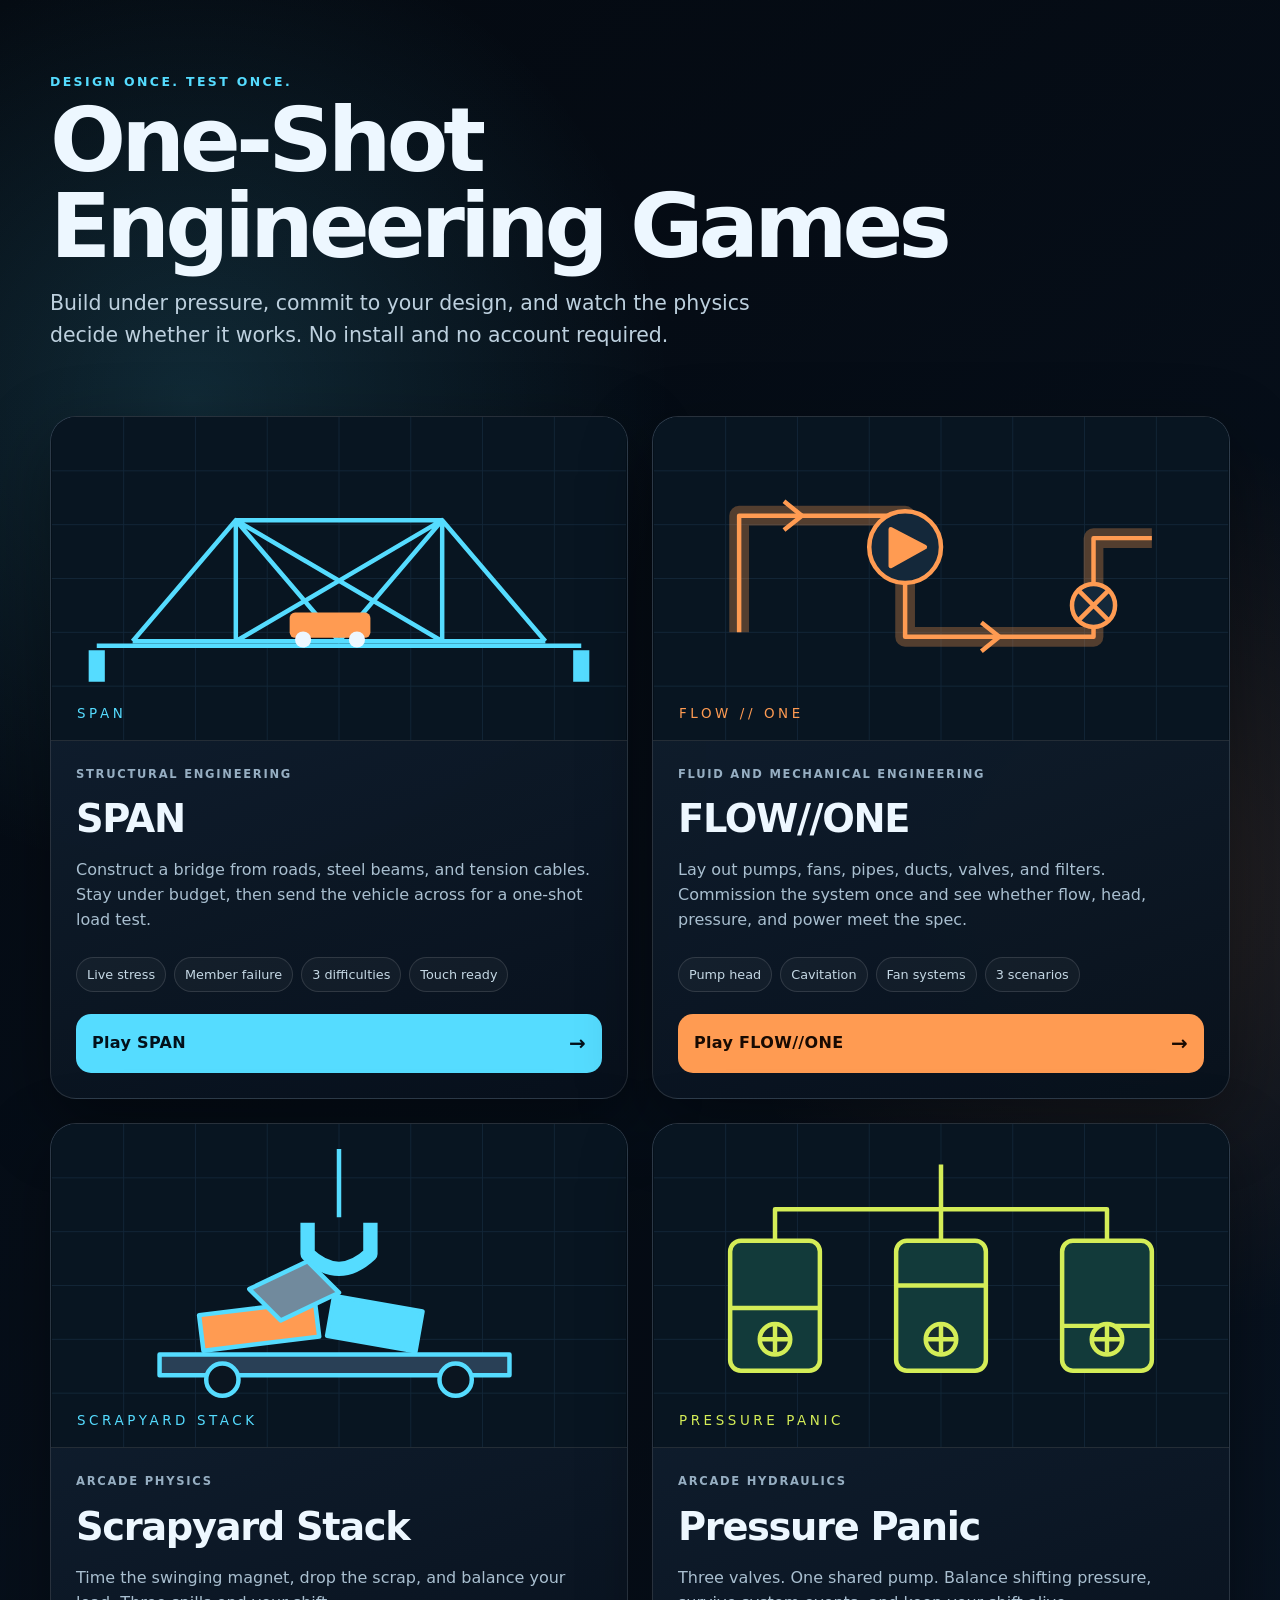
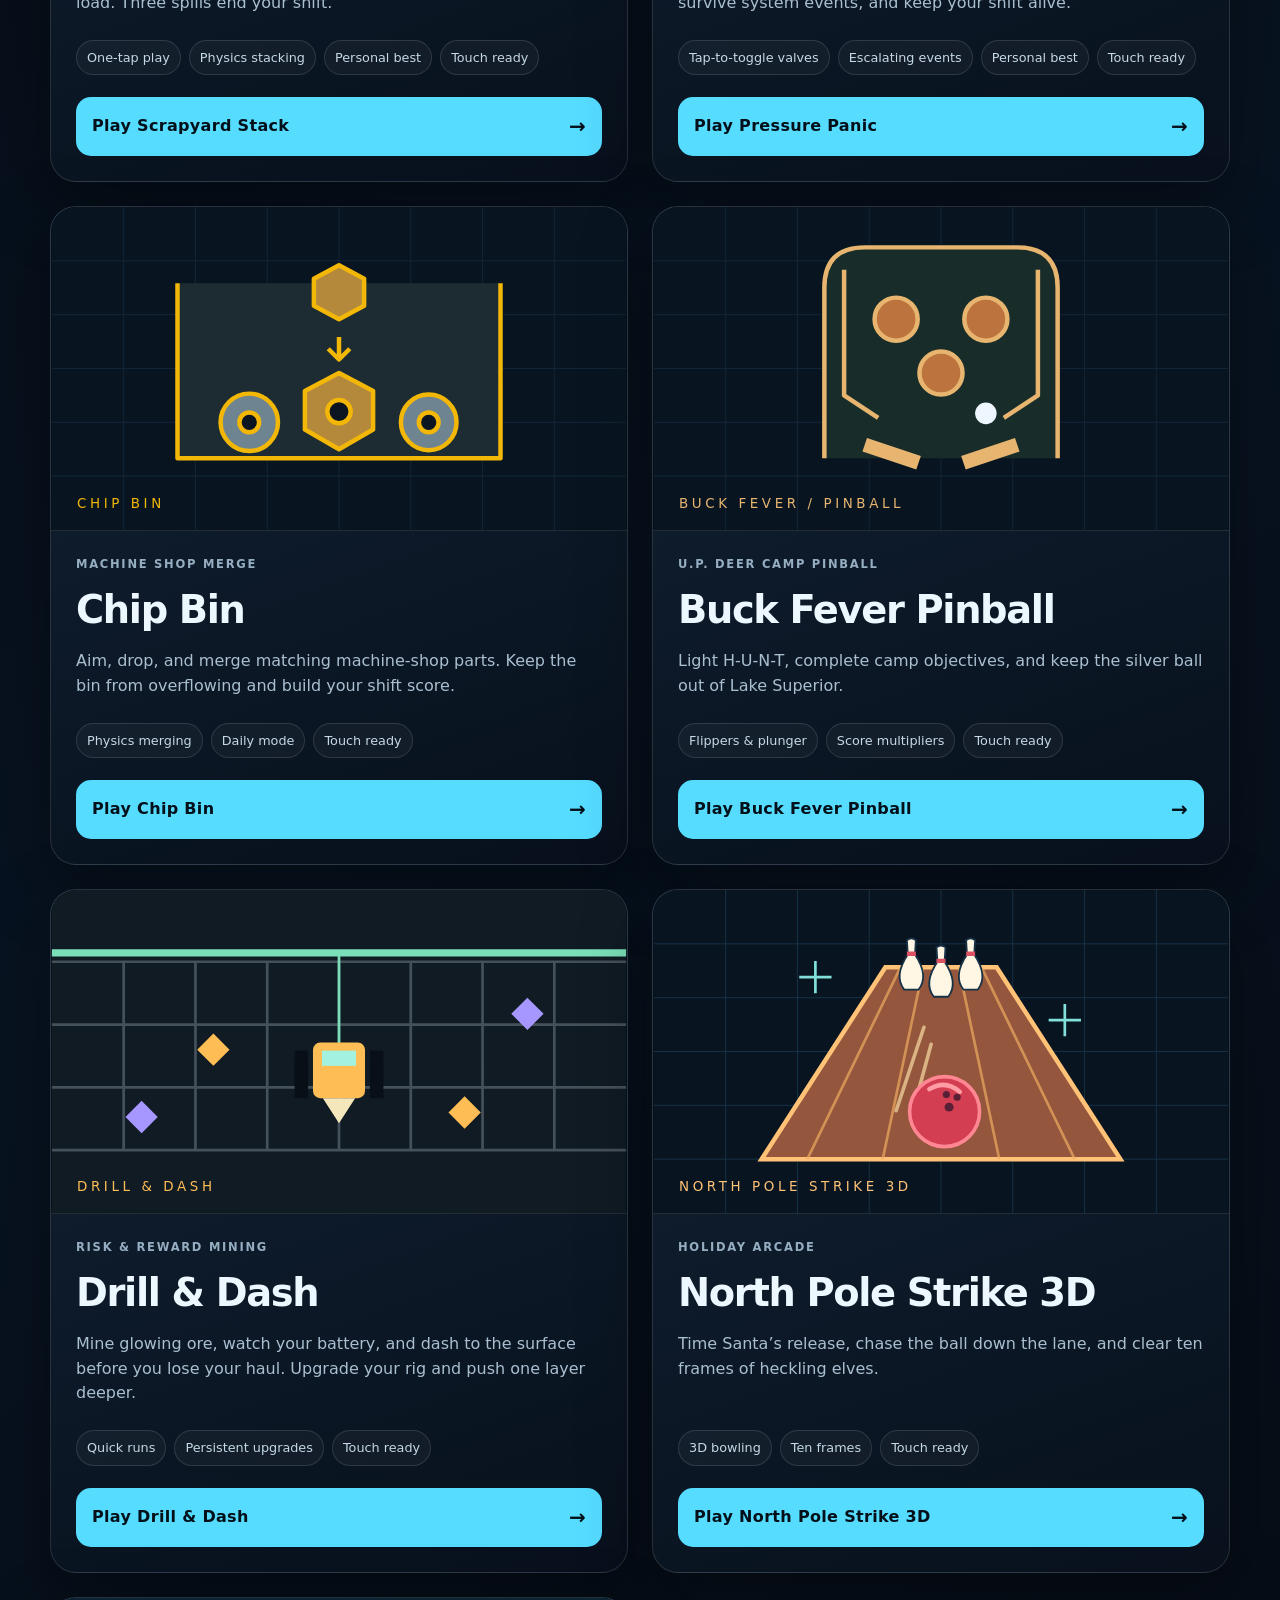
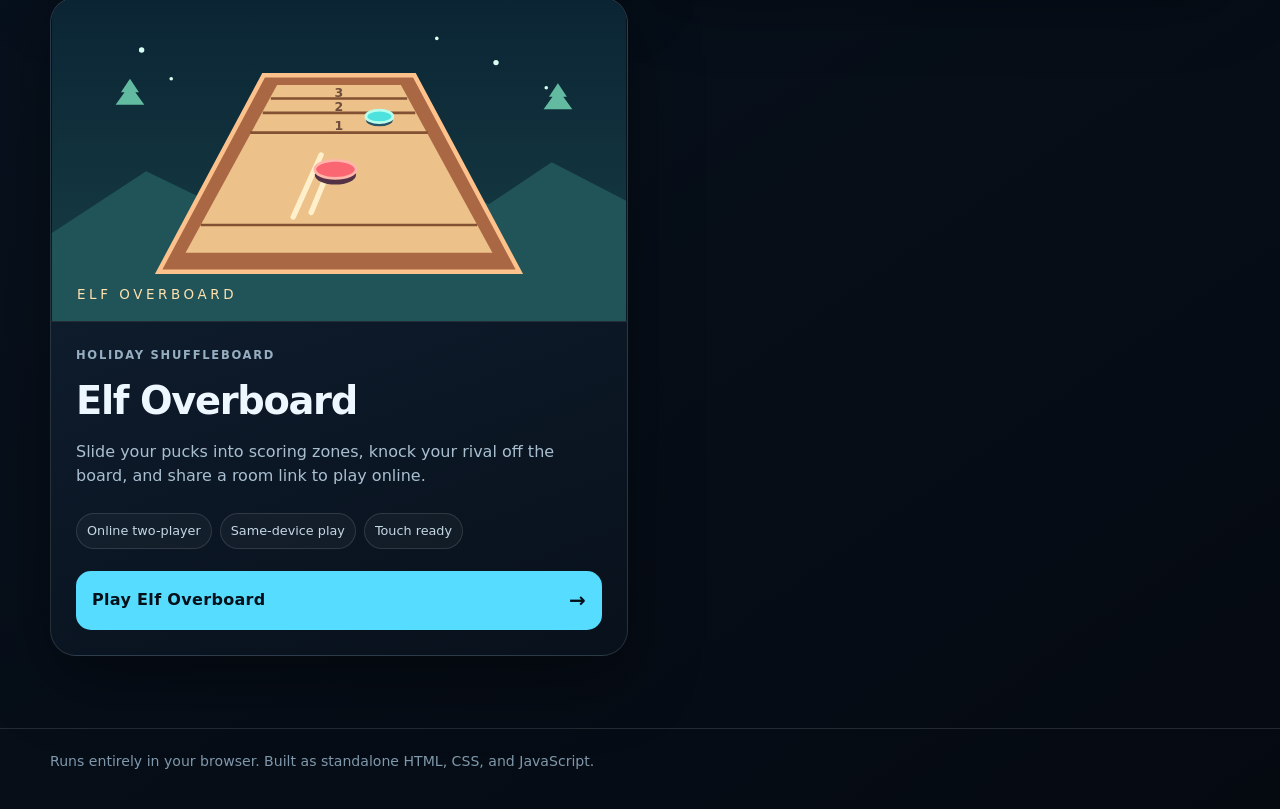
<file: index.html>
<!doctype html>
<html lang="en">
<head>
  <meta charset="utf-8">
  <meta name="viewport" content="width=device-width,initial-scale=1,viewport-fit=cover">
  <meta name="theme-color" content="#07111e">
  <meta name="description" content="Browser engineering games: build bridges, commission fluid systems, and stack scrap.">
  <title>One-Shot Engineering Games</title>
  <style>
    :root {
      color-scheme: dark;
      --bg:#050b13; --panel:#0d1927; --panel2:#122235; --text:#edf7ff;
      --muted:#96aec2; --line:rgba(255,255,255,.12); --cyan:#55dcff;
      --orange:#ff9b52; --shadow:0 24px 70px rgba(0,0,0,.38);
    }
    *{box-sizing:border-box}
    html{scroll-behavior:smooth}
    body{margin:0;min-height:100vh;background:
      radial-gradient(circle at 15% 10%,rgba(85,220,255,.15),transparent 30rem),
      radial-gradient(circle at 90% 22%,rgba(255,155,82,.12),transparent 28rem),
      linear-gradient(145deg,#040910,#081321 54%,#050a11);color:var(--text);
      font:16px/1.55 Inter,ui-sans-serif,system-ui,-apple-system,BlinkMacSystemFont,"Segoe UI",sans-serif}
    body:before{content:"";position:fixed;inset:0;pointer-events:none;opacity:.2;background-image:
      linear-gradient(rgba(255,255,255,.025) 1px,transparent 1px),
      linear-gradient(90deg,rgba(255,255,255,.025) 1px,transparent 1px);background-size:32px 32px}
    a{color:inherit}
    .wrap{width:min(1180px,calc(100% - 32px));margin:auto;position:relative}
    header{padding:72px 0 34px}
    .eyebrow{font-size:.78rem;letter-spacing:.19em;text-transform:uppercase;color:var(--cyan);font-weight:800}
    h1{font-size:clamp(2.45rem,7vw,5.8rem);line-height:.96;letter-spacing:-.055em;margin:.35rem 0 1.2rem;max-width:900px}
    .lead{max-width:720px;color:#bdd0de;font-size:clamp(1.03rem,2vw,1.28rem);margin:0}
    .games{display:grid;grid-template-columns:repeat(2,minmax(0,1fr));gap:24px;padding:30px 0 72px}
    .card{position:relative;overflow:hidden;border:1px solid var(--line);border-radius:26px;background:linear-gradient(160deg,rgba(19,36,54,.96),rgba(8,17,28,.96));box-shadow:var(--shadow);display:flex;flex-direction:column;min-height:100%}
    .preview{aspect-ratio:16/9;overflow:hidden;background:#06101a;border-bottom:1px solid var(--line)}
    .preview img{width:100%;height:100%;display:block;object-fit:cover;transition:transform .5s ease,filter .5s ease}
    .card:hover .preview img{transform:scale(1.025);filter:saturate(1.1)}
    .body{padding:25px;display:flex;flex-direction:column;flex:1}
    .tag{font-size:.72rem;font-weight:850;letter-spacing:.15em;text-transform:uppercase;color:var(--muted)}
    h2{font-size:clamp(1.7rem,3vw,2.45rem);letter-spacing:-.035em;margin:.35rem 0 .6rem}
    .body p{color:#a9bfd0;margin:0 0 24px;max-width:58ch}
    .features{display:flex;gap:8px;flex-wrap:wrap;margin:auto 0 22px;padding:0;list-style:none}
    .features li{border:1px solid var(--line);background:rgba(255,255,255,.035);padding:7px 10px;border-radius:999px;color:#c5d8e5;font-size:.8rem}
    .play{display:flex;align-items:center;justify-content:space-between;gap:12px;text-decoration:none;border-radius:15px;padding:14px 16px;font-weight:850;letter-spacing:.02em;background:var(--cyan);color:#03101a;transition:transform .18s ease,filter .18s ease}
    .card:nth-child(2) .play{background:var(--orange);color:#180a02}
    .play:hover{transform:translateY(-2px);filter:brightness(1.08)}
    .arrow{font-size:1.25rem}
    footer{border-top:1px solid var(--line);padding:22px 0 36px;color:#7f98ab;font-size:.88rem}
    @media(max-width:760px){header{padding-top:48px}.games{grid-template-columns:1fr}.wrap{width:min(100% - 20px,1180px)}.body{padding:20px}.card{border-radius:20px}}
    @media(prefers-reduced-motion:reduce){*{scroll-behavior:auto!important;transition:none!important}}
  </style>
</head>
<body>
  <header class="wrap">
    <div class="eyebrow">Design once. Test once.</div>
    <h1>One-Shot Engineering Games</h1>
    <p class="lead">Build under pressure, commit to your design, and watch the physics decide whether it works. No install and no account required.</p>
  </header>

  <main class="wrap games">
    <article class="card">
      <div class="preview"><svg xmlns="http://www.w3.org/2000/svg" viewBox="0 0 640 360" role="img" aria-label="SPAN illustration" style="display:block;width:100%;height:100%"><rect width="640" height="360" fill="#081521"/><path d="M0 60H640M0 120H640M0 180H640M0 240H640M0 300H640M80 0V360M160 0V360M240 0V360M320 0V360M400 0V360M480 0V360M560 0V360" stroke="#14283a"/><g stroke="#55dcff" stroke-width="5" stroke-linejoin="round"><path d="M50 255H590"/><path d="M90 250L205 115L320 250L435 115L550 250M90 250H550M205 115H435M205 115V250M435 115V250M205 115L435 250M435 115L205 250" fill="none"/><path d="M50 260V295M590 260V295" stroke-width="18"/><rect x="265" y="218" width="90" height="28" rx="6" fill="#ff9b52" stroke="none"/><circle cx="280" cy="248" r="9" fill="#edf7ff" stroke="none"/><circle cx="340" cy="248" r="9" fill="#edf7ff" stroke="none"/></g><text x="28" y="335" fill="#55dcff" font-family="system-ui,sans-serif" font-size="15" letter-spacing="4">SPAN</text></svg></div>
      <div class="body">
        <div class="tag">Structural engineering</div>
        <h2>SPAN</h2>
        <p>Construct a bridge from roads, steel beams, and tension cables. Stay under budget, then send the vehicle across for a one-shot load test.</p>
        <ul class="features"><li>Live stress</li><li>Member failure</li><li>3 difficulties</li><li>Touch ready</li></ul>
        <a class="play" href="span.html"><span>Play SPAN</span><span class="arrow" aria-hidden="true">→</span></a>
      </div>
    </article>

    <article class="card">
      <div class="preview"><svg xmlns="http://www.w3.org/2000/svg" viewBox="0 0 640 360" role="img" aria-label="FLOW // ONE illustration" style="display:block;width:100%;height:100%"><rect width="640" height="360" fill="#081521"/><path d="M0 60H640M0 120H640M0 180H640M0 240H640M0 300H640M80 0V360M160 0V360M240 0V360M320 0V360M400 0V360M480 0V360M560 0V360" stroke="#14283a"/><g stroke="#ff9b52" stroke-width="5" stroke-linejoin="round"><path d="M95 240V110H280V245H490V135H555" fill="none" stroke-width="22" opacity=".3"/><path d="M95 240V110H280V245H490V135H555" fill="none"/><circle cx="280" cy="145" r="40" fill="#14283a"/><path d="M264 125L302 145L264 166Z" fill="#ff9b52"/><circle cx="490" cy="210" r="24" fill="#14283a"/><path d="M473 193L507 227M507 193L473 227"/><path d="M145 94L165 110L145 126M365 229L385 245L365 261" fill="none"/></g><text x="28" y="335" fill="#ff9b52" font-family="system-ui,sans-serif" font-size="15" letter-spacing="4">FLOW // ONE</text></svg></div>
      <div class="body">
        <div class="tag">Fluid and mechanical engineering</div>
        <h2>FLOW//ONE</h2>
        <p>Lay out pumps, fans, pipes, ducts, valves, and filters. Commission the system once and see whether flow, head, pressure, and power meet the spec.</p>
        <ul class="features"><li>Pump head</li><li>Cavitation</li><li>Fan systems</li><li>3 scenarios</li></ul>
        <a class="play" href="flow-one.html"><span>Play FLOW//ONE</span><span class="arrow" aria-hidden="true">→</span></a>
      </div>
    </article>
    <article class="card">
      <div class="preview"><svg xmlns="http://www.w3.org/2000/svg" viewBox="0 0 640 360" role="img" aria-label="Scrapyard Stack illustration" style="display:block;width:100%;height:100%"><rect width="640" height="360" fill="#081521"/><path d="M0 60H640M0 120H640M0 180H640M0 240H640M0 300H640M80 0V360M160 0V360M240 0V360M320 0V360M400 0V360M480 0V360M560 0V360" stroke="#14283a"/><g stroke="#55dcff" stroke-width="5" stroke-linejoin="round"><path d="M320 28V104"/><path d="M285 110V145Q320 178 355 145V110" fill="none" stroke-width="16"/><path d="M120 257H510V280H120Z" fill="#294056"/><rect x="166" y="205" width="130" height="40" transform="rotate(-7 231 225)" fill="#ff9b52"/><rect x="310" y="200" width="100" height="45" transform="rotate(10 360 222)" fill="#55dcff"/><path d="M220 184L285 153L320 188L255 219Z" fill="#718a9d"/><circle cx="190" cy="285" r="18" fill="#0b1520"/><circle cx="450" cy="285" r="18" fill="#0b1520"/></g><text x="28" y="335" fill="#55dcff" font-family="system-ui,sans-serif" font-size="15" letter-spacing="4">SCRAPYARD STACK</text></svg></div>
      <div class="body">
        <div class="tag">Arcade physics</div>
        <h2>Scrapyard Stack</h2>
        <p>Time the swinging magnet, drop the scrap, and balance your load. Three spills end your shift.</p>
        <ul class="features"><li>One-tap play</li><li>Physics stacking</li><li>Personal best</li><li>Touch ready</li></ul>
        <a class="play" href="scrapyard/"><span>Play Scrapyard Stack</span><span class="arrow" aria-hidden="true">→</span></a>
      </div>
    </article>
    <article class="card">
      <div class="preview"><svg xmlns="http://www.w3.org/2000/svg" viewBox="0 0 640 360" role="img" aria-label="Pressure Panic illustration" style="display:block;width:100%;height:100%"><rect width="640" height="360" fill="#081521"/><path d="M0 60H640M0 120H640M0 180H640M0 240H640M0 300H640M80 0V360M160 0V360M240 0V360M320 0V360M400 0V360M480 0V360M560 0V360" stroke="#14283a"/><g stroke="#d4ed57" stroke-width="5" stroke-linejoin="round"><path d="M320 45V95M135 130V95H505V130M320 95V130" fill="none"/><rect x="85" y="130" width="100" height="145" rx="12" fill="#123a3a"/><rect x="270" y="130" width="100" height="145" rx="12" fill="#123a3a"/><rect x="455" y="130" width="100" height="145" rx="12" fill="#123a3a"/><path d="M86 205H184M271 180H369M456 225H554"/><circle cx="135" cy="240" r="17" fill="#172c2e"/><circle cx="320" cy="240" r="17" fill="#172c2e"/><circle cx="505" cy="240" r="17" fill="#172c2e"/><path d="M120 240H150M305 240H335M490 240H520M135 225V255M320 225V255M505 225V255"/></g><text x="28" y="335" fill="#d4ed57" font-family="system-ui,sans-serif" font-size="15" letter-spacing="4">PRESSURE PANIC</text></svg></div>
      <div class="body">
        <div class="tag">Arcade hydraulics</div>
        <h2>Pressure Panic</h2>
        <p>Three valves. One shared pump. Balance shifting pressure, survive system events, and keep your shift alive.</p>
        <ul class="features"><li>Tap-to-toggle valves</li><li>Escalating events</li><li>Personal best</li><li>Touch ready</li></ul>
        <a class="play" href="pressure-panic/"><span>Play Pressure Panic</span><span class="arrow" aria-hidden="true">→</span></a>
      </div>
    </article>
    <article class="card">
      <div class="preview"><svg xmlns="http://www.w3.org/2000/svg" viewBox="0 0 640 360" role="img" aria-label="Chip Bin illustration" style="display:block;width:100%;height:100%"><rect width="640" height="360" fill="#081521"/><path d="M0 60H640M0 120H640M0 180H640M0 240H640M0 300H640M80 0V360M160 0V360M240 0V360M320 0V360M400 0V360M480 0V360M560 0V360" stroke="#14283a"/><g stroke="#f2b707" stroke-width="5" stroke-linejoin="round"><path d="M140 85V280H500V85" fill="#1c2c32"/><circle cx="220" cy="240" r="32" fill="#6e8491"/><circle cx="220" cy="240" r="11" fill="#0a1521"/><path d="M282 205L320 185L358 205V248L320 270L282 248Z" fill="#b5893b"/><circle cx="320" cy="228" r="13" fill="#0a1521"/><circle cx="420" cy="240" r="31" fill="#6e8491"/><circle cx="420" cy="240" r="11" fill="#0a1521"/><path d="M292 80L320 65L348 80V110L320 125L292 110Z" fill="#b5893b"/><path d="M320 145V170M308 158L320 170L332 158" fill="none"/></g><text x="28" y="335" fill="#f2b707" font-family="system-ui,sans-serif" font-size="15" letter-spacing="4">CHIP BIN</text></svg></div>
      <div class="body"><div class="tag">Machine shop merge</div><h2>Chip Bin</h2><p>Aim, drop, and merge matching machine-shop parts. Keep the bin from overflowing and build your shift score.</p><ul class="features"><li>Physics merging</li><li>Daily mode</li><li>Touch ready</li></ul><a class="play" href="https://nick-portagecreektech.github.io/Chipbin/"><span>Play Chip Bin</span><span class="arrow" aria-hidden="true">→</span></a></div>
    </article>
    <article class="card">
      <div class="preview"><svg xmlns="http://www.w3.org/2000/svg" viewBox="0 0 640 360" role="img" aria-label="Buck Fever / Pinball illustration" style="display:block;width:100%;height:100%"><rect width="640" height="360" fill="#081521"/><path d="M0 60H640M0 120H640M0 180H640M0 240H640M0 300H640M80 0V360M160 0V360M240 0V360M320 0V360M400 0V360M480 0V360M560 0V360" stroke="#14283a"/><g stroke="#e7b56f" stroke-width="5" stroke-linejoin="round"><path d="M190 280V90Q190 45 235 45H405Q450 45 450 90V280" fill="#182d29"/><circle cx="270" cy="125" r="24" fill="#bd733d"/><circle cx="370" cy="125" r="24" fill="#bd733d"/><circle cx="320" cy="185" r="24" fill="#bd733d"/><path d="M235 265L295 285M405 265L345 285" stroke-width="16"/><path d="M212 70V210L250 235M428 70V210L390 235" fill="none"/><circle cx="370" cy="230" r="12" fill="#eef7ff" stroke="none"/></g><text x="28" y="335" fill="#e7b56f" font-family="system-ui,sans-serif" font-size="15" letter-spacing="4">BUCK FEVER / PINBALL</text></svg></div>
      <div class="body"><div class="tag">U.P. deer camp pinball</div><h2>Buck Fever Pinball</h2><p>Light H-U-N-T, complete camp objectives, and keep the silver ball out of Lake Superior.</p><ul class="features"><li>Flippers & plunger</li><li>Score multipliers</li><li>Touch ready</li></ul><a class="play" href="https://nick-portagecreektech.github.io/Pinball/"><span>Play Buck Fever Pinball</span><span class="arrow" aria-hidden="true">→</span></a></div>
    </article>
    <article class="card">
<div class="preview"><svg xmlns="http://www.w3.org/2000/svg" viewBox="0 0 640 360" role="img" aria-label="Drill and Dash mining illustration" style="display:block;width:100%;height:100%"><rect width="640" height="360" fill="#101b24"/><path d="M0 80H640M0 150H640M0 220H640M0 290H640M80 80V290M160 80V290M240 80V290M320 80V290M400 80V290M480 80V290M560 80V290" stroke="#45515a" stroke-width="3"/><path d="M0 70H640" stroke="#7be0ba" stroke-width="8"/><path d="M320 72V190" stroke="#7be0ba" stroke-width="3"/><g fill="#ffbd55"><path d="M180 160l18 18-18 18-18-18zM460 230l18 18-18 18-18-18z"/><rect x="291" y="170" width="58" height="62" rx="8"/></g><rect x="301" y="179" width="38" height="17" fill="#a3f2df"/><path d="M302 232H338L320 260Z" fill="#f5e7bc"/><path d="M278 179V232M362 179V232" stroke="#090f17" stroke-width="15"/><path d="M100 235l18 18-18 18-18-18zM530 120l18 18-18 18-18-18z" fill="#a696ff"/><text x="28" y="335" fill="#ffbd55" font-family="system-ui,sans-serif" font-size="15" letter-spacing="4">DRILL &amp; DASH</text></svg></div>
<div class="body"><div class="tag">Risk &amp; reward mining</div><h2>Drill &amp; Dash</h2><p>Mine glowing ore, watch your battery, and dash to the surface before you lose your haul. Upgrade your rig and push one layer deeper.</p><ul class="features"><li>Quick runs</li><li>Persistent upgrades</li><li>Touch ready</li></ul><a class="play" href="drill-dash/"><span>Play Drill &amp; Dash</span><span class="arrow" aria-hidden="true">→</span></a></div>
</article>
    <article class="card">
      <div class="preview"><svg xmlns="http://www.w3.org/2000/svg" viewBox="0 0 640 360" role="img" aria-label="North Pole Strike bowling illustration" style="display:block;width:100%;height:100%"><rect width="640" height="360" fill="#081521"/><path d="M0 60H640M0 120H640M0 180H640M0 240H640M0 300H640M80 0V360M160 0V360M240 0V360M320 0V360M400 0V360M480 0V360M560 0V360" stroke="#183449"/><path d="M258 86H382L520 300H120Z" fill="#94563c" stroke="#ffc276" stroke-width="5"/><path d="M274 88L171 300M300 88L255 300M340 88L385 300M366 88L469 300" stroke="#edac61" stroke-opacity=".7" stroke-width="3"/><g fill="#fff6e4" stroke="#173247" stroke-width="2"><path id="nps-pin" d="M315 64Q320 60 325 64L324 80Q340 104 328 119H312Q300 104 316 80Z"/><use href="#nps-pin" x="-33" y="-8"/><use href="#nps-pin" x="33" y="-8"/></g><path d="M315 79H325M282 71H292M348 71H358" stroke="#dc5262" stroke-width="5"/><path d="M270 246L301 153M288 249L309 172" stroke="#ffe6ab" stroke-width="4" stroke-linecap="round" opacity=".65"/><circle cx="324" cy="247" r="39" fill="#d43e52" stroke="#ff8794" stroke-width="4"/><path d="M307 222Q325 211 341 225" fill="none" stroke="#ff9ca5" stroke-width="5" stroke-linecap="round"/><g fill="#581f37"><circle cx="326" cy="228" r="4"/><circle cx="338" cy="231" r="4"/><circle cx="329" cy="242" r="5"/></g><path d="M180 79v36m-18-18h36m260 30v36m-18-18h36" stroke="#81e0da" stroke-width="3"/><text x="28" y="335" fill="#ffc276" font-family="system-ui,sans-serif" font-size="15" letter-spacing="4">NORTH POLE STRIKE 3D</text></svg></div>
      <div class="body"><div class="tag">Holiday arcade</div><h2>North Pole Strike 3D</h2><p>Time Santa’s release, chase the ball down the lane, and clear ten frames of heckling elves.</p><ul class="features"><li>3D bowling</li><li>Ten frames</li><li>Touch ready</li></ul><a class="play" href="north-pole-strike/"><span>Play North Pole Strike 3D</span><span class="arrow" aria-hidden="true">→</span></a></div>
    </article>
    <article class="card">
      <div class="preview"><svg xmlns="http://www.w3.org/2000/svg" viewBox="0 0 640 360" role="img" aria-label="Elf Overboard holiday shuffleboard illustration" style="display:block;width:100%;height:100%"><defs><linearGradient id="eo-night" x2="0" y2="1"><stop stop-color="#0b2434"/><stop offset="1" stop-color="#173f45"/></linearGradient></defs><rect width="640" height="360" fill="url(#eo-night)"/><g fill="#d8fff1"><circle cx="100" cy="58" r="3"/><circle cx="133" cy="90" r="2"/><circle cx="495" cy="72" r="3"/><circle cx="551" cy="100" r="2"/><circle cx="429" cy="45" r="2"/></g><path d="M0 262 105 193l64 31 72-66 91 68 49-45 106 49 70-47 83 43v134H0Z" fill="#205459"/><path d="M236 86h168l117 219H119Z" fill="#aa6744" stroke="#fdc28c" stroke-width="5"/><path d="M251 97h138l102 187H149Z" fill="#edc28a"/><path d="M166 253h308M221 150h198M235 128h170M244 112h152" stroke="#825032" stroke-width="3"/><g fill="#6e4d3a" font-family="system-ui,sans-serif" font-size="14" font-weight="700" text-anchor="middle"><text x="320" y="110">3</text><text x="320" y="126">2</text><text x="320" y="147">1</text></g><path d="M269 244l31-69m-11 64 19-46" stroke="#fff0cb" stroke-width="6" stroke-linecap="round"/><ellipse cx="316" cy="197" rx="23" ry="11" fill="#543246"/><ellipse cx="316" cy="191" rx="23" ry="10" fill="#fa6672" stroke="#ffb5aa" stroke-width="3"/><ellipse cx="365" cy="136" rx="15" ry="7" fill="#275267"/><ellipse cx="365" cy="132" rx="15" ry="7" fill="#4de2dd" stroke="#b9ffed" stroke-width="3"/><path d="M77 105l10-15 10 15h-4l10 14H71l10-14zm477 5 10-15 10 15h-4l10 14h-32l10-14z" fill="#62bba0"/><text x="28" y="335" fill="#ffe1ae" font-family="system-ui,sans-serif" font-size="15" letter-spacing="4">ELF OVERBOARD</text></svg></div>
      <div class="body"><div class="tag">Holiday shuffleboard</div><h2>Elf Overboard</h2><p>Slide your pucks into scoring zones, knock your rival off the board, and share a room link to play online.</p><ul class="features"><li>Online two-player</li><li>Same-device play</li><li>Touch ready</li></ul><a class="play" href="elf-shuffleboard/"><span>Play Elf Overboard</span><span class="arrow" aria-hidden="true">→</span></a></div>
    </article>
  </main>

  <footer><div class="wrap">Runs entirely in your browser. Built as standalone HTML, CSS, and JavaScript.</div></footer>
</body>
</html>
</file>
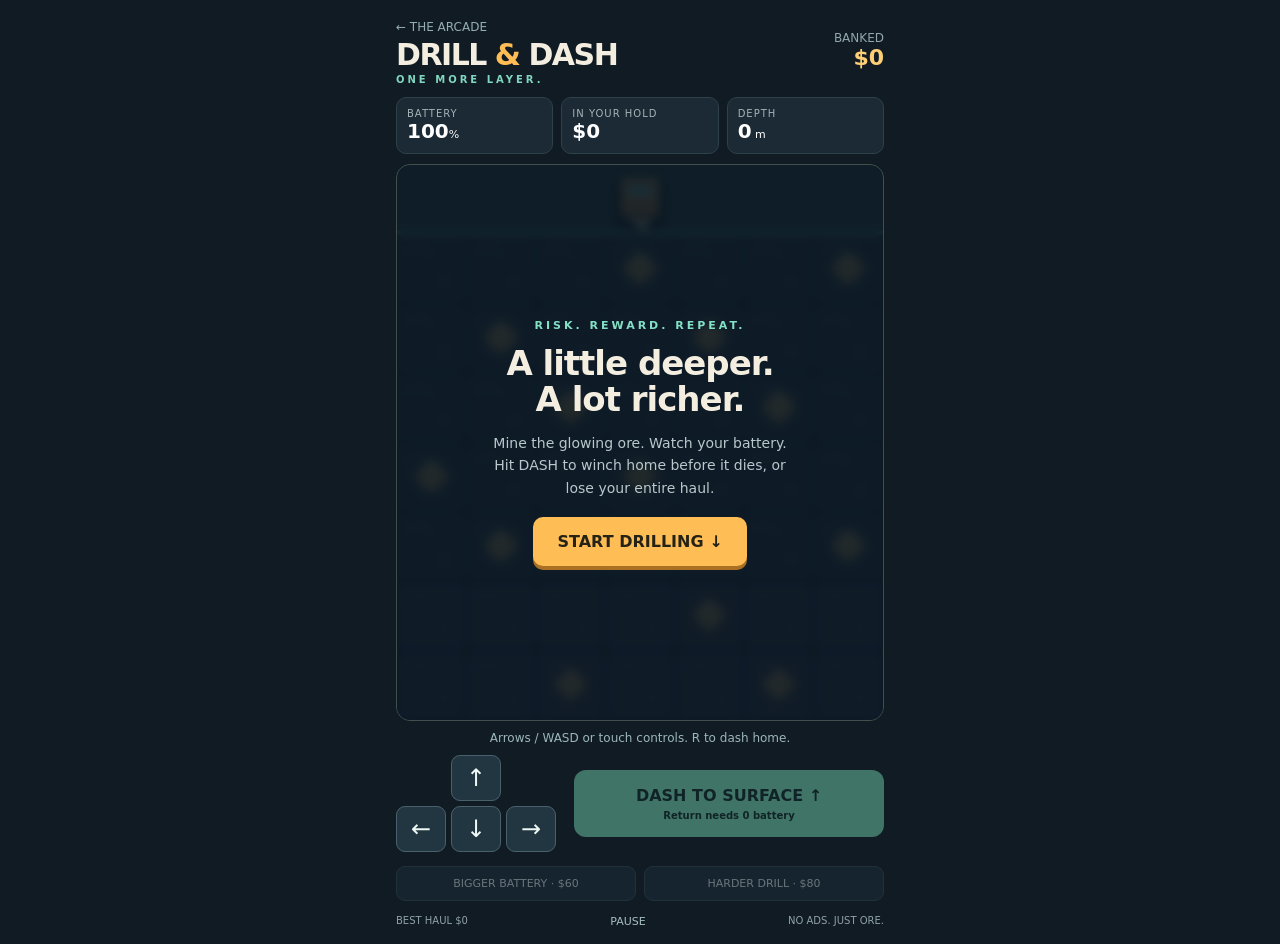
<file: drill-dash/index.html>
<!doctype html><html lang="en"><head><meta charset="utf-8"><meta name="viewport" content="width=device-width,initial-scale=1,viewport-fit=cover"><meta name="theme-color" content="#101b24"><title>Drill & Dash</title><style>
*{box-sizing:border-box}body{margin:0;background:#101b24;color:#f3eee0;font-family:system-ui,sans-serif;overscroll-behavior:none}button{font:inherit;cursor:pointer;touch-action:manipulation}button:focus-visible,a:focus-visible{outline:3px solid #80f5dc;outline-offset:3px}.app{max-width:520px;margin:auto;padding:16px 16px max(16px,env(safe-area-inset-bottom))}header{display:flex;justify-content:space-between;align-items:center;margin-bottom:12px}a{color:#94adaf;font-size:12px;text-decoration:none}.eyebrow{font-size:10px;letter-spacing:3px;color:#80d6be;font-weight:800}h1{font-size:30px;letter-spacing:-1.5px;margin:2px 0}h1 span{color:#ffbd55}.bank{text-align:right;font-size:12px;color:#91a7ad}.bank strong{display:block;color:#ffcf76;font-size:22px}.meters{display:grid;grid-template-columns:1fr 1fr 1fr;gap:8px;margin-bottom:10px}.meter{padding:10px;background:#1b2a34;border:1px solid #2f414a;border-radius:10px;font-size:10px;letter-spacing:1px;color:#a3b5b7}.meter b{display:block;color:#fff;font-size:20px;letter-spacing:0}.meter b small{font-size:11px;font-weight:400}.stage{position:relative;border:1px solid #41504c;border-radius:14px;overflow:hidden;background:#172832}canvas{display:block;width:100%;aspect-ratio:7/8;touch-action:none}.overlay{position:absolute;inset:0;background:#0b1925e8;display:flex;flex-direction:column;justify-content:center;align-items:center;padding:24px;text-align:center;backdrop-filter:blur(4px)}.overlay[hidden]{display:none}.tag{color:#83e1c5;font-size:11px;font-weight:800;letter-spacing:3px}.overlay h2{font-size:34px;letter-spacing:-1px;line-height:1.05;margin:14px 0}.overlay p{color:#b8c8cb;font-size:14px;line-height:1.6;max-width:300px;margin:0 0 18px}.primary{background:#ffbd55;color:#252216;font-weight:900;border:0;border-radius:10px;padding:15px 24px;box-shadow:0 4px 0 #a97023}.tip{min-height:34px;text-align:center;font-size:12px;color:#9db7b8;padding:10px 0 4px}.controls{display:grid;grid-template-columns:160px 1fr;align-items:center;gap:18px}.pad{display:grid;grid-template-columns:repeat(3,1fr);gap:5px}.pad button{border:1px solid #49616b;background:#223642;color:#eff8f4;font-size:24px;min-height:46px;border-radius:9px;user-select:none;-webkit-user-select:none}.pad button:active{background:#42606a}.pad button:first-child{grid-column:2}.pad button:nth-child(2){grid-column:1}.recall{padding:16px 10px;background:#7be0ba;color:#102e2c;border:0;border-radius:12px;font-weight:900;width:100%}.recall small{display:block;font-size:10px;margin-top:5px;font-weight:600}.recall:disabled{opacity:.45}.shop{display:flex;gap:8px;margin-top:14px}.shop button{flex:1;background:#1c303b;color:#d5e3e4;border:1px solid #354d56;border-radius:9px;padding:10px;font-size:11px}.shop button:disabled{opacity:.45}.foot{display:flex;justify-content:space-between;font-size:10px;color:#90a2a5;margin-top:14px}.quiet{border:0;background:none;color:#a8bdbe;padding:0;font-size:11px}@media(max-height:760px){.app{padding-top:8px}header{margin-bottom:6px}h1{font-size:25px}.meter{padding:6px}canvas{aspect-ratio:7/6.8}.shop{margin-top:8px}.overlay h2{font-size:28px}}
</style></head><body><main class="app"><header><div><a href="../">← THE ARCADE</a><h1>DRILL <span>&</span> DASH</h1><div class="eyebrow">ONE MORE LAYER.</div></div><div class="bank">BANKED<strong id="bank">$0</strong></div></header><section class="meters" aria-label="Run statistics"><div class="meter">BATTERY<b id="battery">100<small>%</small></b></div><div class="meter">IN YOUR HOLD<b id="cargo">$0</b></div><div class="meter">DEPTH<b id="depth">0<small> m</small></b></div></section><div class="stage"><canvas id="mine" width="490" height="560" aria-label="Mine. Use arrow keys or the direction buttons to dig. Tap neighboring blocks to mine."></canvas><section class="overlay" id="overlay"><div class="tag" id="tag">RISK. REWARD. REPEAT.</div><h2 id="headline">A little deeper.<br>A lot richer.</h2><p id="description">Mine the glowing ore. Watch your battery. Hit DASH to winch home before it dies, or lose your entire haul.</p><button class="primary" id="start">START DRILLING ↓</button></section></div><div class="tip" id="tip" role="status">Arrows / WASD or touch controls. R to dash home.</div><div class="controls"><div class="pad" aria-label="Direction controls"><button data-d="0,-1" aria-label="Dig up">↑</button><button data-d="-1,0" aria-label="Dig left">←</button><button data-d="0,1" aria-label="Dig down">↓</button><button data-d="1,0" aria-label="Dig right">→</button></div><button class="recall" id="recall" disabled>DASH TO SURFACE ↑<small id="returnCost">Keep the haul. Live to dig again.</small></button></div><section class="shop" aria-label="Upgrades"><button id="batteryShop">BIGGER BATTERY · $60</button><button id="drillShop">HARDER DRILL · $80</button></section><div class="foot"><span id="best">BEST HAUL $0</span><button class="quiet" id="pause">PAUSE</button><span>NO ADS. JUST ORE.</span></div></main><script src="engine.js"></script><script>
'use strict';
const game=new Mine(),$=id=>document.getElementById(id),canvas=$('mine'),ctx=canvas.getContext('2d');let paused=false,lastTime=0,hold=null,nextMove=0,notice=0;const saveKey='drill-dash-v1';try{let s=JSON.parse(localStorage.getItem(saveKey)||'{}');for(let k of ['bank','best','batteryLevel','drillLevel'])if(Number.isFinite(s[k])&&s[k]>=0)game[k]=Math.min(s[k],k.endsWith('Level')?5:1e9);}catch(e){}
function save(){try{localStorage.setItem(saveKey,JSON.stringify({bank:game.bank,best:game.best,batteryLevel:game.batteryLevel,drillLevel:game.drillLevel}));}catch(e){}}
function overlay(tag,title,description,label){$('tag').textContent=tag;$('headline').textContent=title;$('description').textContent=description;$('start').textContent=label;$('overlay').hidden=false;}
function sync(){const active=['mining','returning'].includes(game.state);$('bank').textContent='$'+game.bank;$('best').textContent='BEST HAUL $'+game.best;$('cargo').textContent='$'+(game.cargo||0);$('depth').innerHTML=(game.y||0)*10+'<small> m</small>';$('battery').innerHTML=Math.ceil((game.energy??100)/(game.capacity||100)*100)+'<small>%</small>';$('battery').style.color=game.energy<game.returnCost()+12?'#ff8375':'#fff';$('recall').disabled=game.state!=='mining'||paused;$('returnCost').textContent='Return needs '+Math.ceil(game.returnCost())+' battery';for(let t of ['battery','drill']){$(t+'Shop').disabled=active||game.bank<game.cost(t)||game[t+'Level']>=5;$(t+'Shop').textContent=(t==='battery'?'BIGGER BATTERY':'HARDER DRILL')+' · '+(game[t+'Level']>=5?'MAX':'$'+game.cost(t));}if(active&&!paused)$('tip').textContent=game.state==='returning'?'Winch engaged. Hold tight!':game.energy<game.returnCost()+12?'⚠ Dash now! The return trip costs battery.':'Copper $4+ · Gold $10+ · Gems $30+ · Green = charge';}
$('start').onclick=()=>{if(paused){paused=false;$('pause').textContent='PAUSE';}else game.start();$('overlay').hidden=true;sync();};$('recall').onclick=()=>{if(!paused)game.recall();};function move(dx,dy){if(!paused){game.move(dx,dy);sync();}}
for(const b of document.querySelectorAll('[data-d]')){b.onpointerdown=e=>{e.preventDefault();b.setPointerCapture(e.pointerId);hold=b.dataset.d.split(',').map(Number);move(...hold);nextMove=performance.now()+180;};b.onpointerup=b.onpointercancel=()=>hold=null;}
document.addEventListener('keydown',e=>{const dirs={ArrowUp:[0,-1],w:[0,-1],ArrowDown:[0,1],s:[0,1],ArrowLeft:[-1,0],a:[-1,0],ArrowRight:[1,0],d:[1,0]};if(dirs[e.key]){e.preventDefault();move(...dirs[e.key]);}if(e.key.toLowerCase()==='r'&&!paused)game.recall();if(e.key==='Escape')togglePause();});
function togglePause(){if(!['mining','returning'].includes(game.state))return;paused=!paused;hold=null;$('pause').textContent=paused?'RESUME':'PAUSE';if(paused)overlay('TAKE A BREATHER','Rig on standby.','Your battery is safe while paused.','RESUME RUN');else $('overlay').hidden=true;sync();}$('pause').onclick=togglePause;document.addEventListener('visibilitychange',()=>{if(document.hidden&&!paused)togglePause();});window.addEventListener('blur',()=>hold=null);
for(const t of ['battery','drill'])$(t+'Shop').onclick=()=>{if(game.upgrade(t)){save();sync();}};
let viewTop=0,shownState="ready";canvas.onpointerdown=e=>{if(game.state!=='mining'||paused)return;const r=canvas.getBoundingClientRect(),x=Math.floor((e.clientX-r.left)/r.width*7),y=Math.floor((e.clientY-r.top)/r.height*8)+viewTop;let dx=x-game.x,dy=y-game.y;if(Math.abs(dx)+Math.abs(dy)===1)move(dx,dy);};
function draw(time){ctx.fillStyle='#152833';ctx.fillRect(0,0,490,560);viewTop=Math.max(0,(game.y||0)-3);const colors={rock:'#354149',copper:'#cf875b',gold:'#ffc85d',gem:'#a696ff',battery:'#79e4b1'};for(let row=0;row<8;row++)for(let x=0;x<7;x++){let y=row+viewTop,t=game.state==='ready'?{kind:y===0?'air':((x*7+y*3)%11<3?'gold':'rock'),hp:1}:game.tile(x,y),px=x*70,py=row*70;if(y===0){ctx.fillStyle='#324f46';ctx.fillRect(px,py,70,70);ctx.fillStyle='#7ad5ac';ctx.fillRect(px,py+66,70,4);continue;}if(t.kind!=='air'){ctx.fillStyle=y%12<6?'#303d44':'#3c3846';ctx.fillRect(px+2,py+2,66,66);ctx.strokeStyle='#526068';ctx.beginPath();ctx.moveTo(px+5,py+20);ctx.lineTo(px+24,py+12);ctx.lineTo(px+36,py+23);ctx.stroke();if(t.kind!=='rock'){ctx.save();ctx.translate(px+35,py+34);ctx.rotate(Math.PI/4);ctx.fillStyle=colors[t.kind];ctx.shadowColor=colors[t.kind];ctx.shadowBlur=12;ctx.fillRect(-11,-11,22,22);ctx.shadowBlur=0;ctx.fillStyle='#ffffff66';ctx.fillRect(-9,-9,7,7);ctx.restore();}else{ctx.fillStyle='#62717a55';ctx.fillRect(px+42,py+44,10,8);}if(t.hp>1){ctx.fillStyle='#ffffff40';ctx.fillRect(px+10,py+57,Math.min(46,t.hp*10),2);}}else{ctx.fillStyle='#0e202b';ctx.fillRect(px+1,py+1,68,68);ctx.fillStyle='#ffffff08';ctx.fillRect(px+32,py+28,4,4);}}
let x=(game.x??3)*70+35,y=((game.y||0)-viewTop)*70+35;ctx.strokeStyle='#84e6c433';ctx.lineWidth=2;ctx.beginPath();ctx.moveTo(x,0);ctx.lineTo(x,y);ctx.stroke();ctx.save();ctx.translate(x,y);ctx.fillStyle='#09131b';ctx.beginPath();ctx.ellipse(0,22,27,10,0,0,Math.PI*2);ctx.fill();ctx.fillStyle='#131b21';ctx.fillRect(-25,-18,10,38);ctx.fillRect(15,-18,10,38);ctx.fillStyle='#ffbd55';ctx.fillRect(-19,-22,38,40);ctx.fillStyle='#d78c32';ctx.fillRect(-19,10,38,8);ctx.fillStyle='#a3f2df';ctx.fillRect(-12,-15,24,11);ctx.fillStyle='#f5e7bc';ctx.beginPath();ctx.moveTo(-12,19);ctx.lineTo(12,19);ctx.lineTo(Math.sin(time/70)*4,33);ctx.fill();ctx.restore();}
function frame(t){let dt=lastTime?(t-lastTime)/1000:0;lastTime=t;let old=game.state;if(!paused){game.tick(dt);if(hold&&t>nextMove){move(...hold);nextMove=t+160;}}if(shownState!==game.state&&['banked','lost'].includes(game.state)){hold=null;save();overlay(game.state==='banked'?'HAUL SECURED':'BATTERY EMPTY',game.state==='banked'?'$'+game.earned+' in the bank.':'The mine keeps it.',game.state==='banked'?'You reached '+game.depth*10+' m. Upgrade your rig below, or push deeper next run.':'Lost $'+game.cargo+' at '+game.depth*10+' m. Your banked cash is safe. Dash earlier next time.','ANOTHER RUN ↓');}shownState=game.state;draw(t);sync();requestAnimationFrame(frame);}sync();requestAnimationFrame(frame);
</script></body></html>
</file>
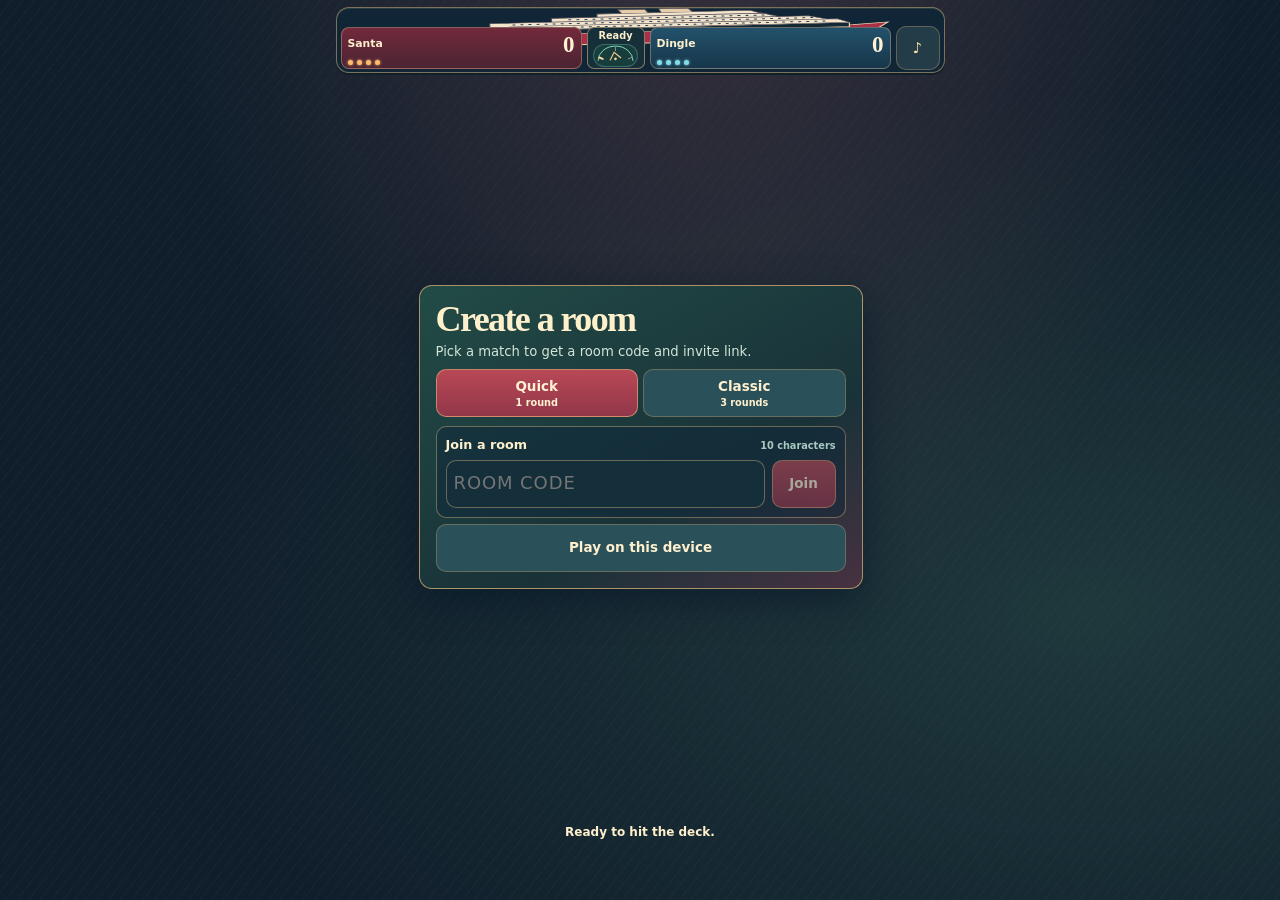
<file: elf-shuffleboard/index.html>
<!doctype html>
<html lang="en"><head><meta charset="utf-8"><meta name="viewport" content="width=device-width,initial-scale=1,viewport-fit=cover"><meta name="rooms-endpoint" content="https://elf-overboard-rooms.rb292k5bq8.workers.dev"><meta name="theme-color" content="#12333b"><title>Elf Overboard</title><style>@layer elf-overboard {
:root{color-scheme:dark;--navy:#152d3f;--cream:#fff0cd;--muted:#a8c9c2;--gold:#dfb879;--border:#be986968;font:15px/1.37 system-ui,-apple-system,BlinkMacSystemFont,"Segoe UI",sans-serif}
*{box-sizing:border-box}
html,body{margin:0;padding:0}
body{color:var(--cream);background:radial-gradient(ellipse at 55% -20%,#57404b96,transparent 55%),radial-gradient(ellipse at 85% 68%,#36645860,transparent 60%),repeating-linear-gradient(128deg,#fbe5af08 0 1px,transparent 1px 9px),#101e2b}
#game{
 width:min(100%,625px);height:100vh;height:100svh;height:min(100dvh,var(--game-visible-height,100dvh));margin:auto;
 padding:max(7px,env(safe-area-inset-top)) max(8px,env(safe-area-inset-right)) max(8px,env(safe-area-inset-bottom)) max(8px,env(safe-area-inset-left));
 display:grid;grid-template-rows:52px minmax(0,1fr) 91px;gap:6px;
}
button,input{font:inherit;min-height:44px;border-radius:10px}
button{touch-action:manipulation;background:#2a515a;color:var(--cream);border:1px solid var(--border);font-weight:800;cursor:pointer;padding:6px 9px}
button:hover{background:#3b6570}
button:active{transform:translateY(1px)}
button:focus-visible,input:focus-visible,#board:focus-visible{outline:3px solid #f5cd85;outline-offset:2px}
button:disabled{cursor:default;opacity:.62}
#mute{width:44px;height:44px;padding:0;background:#243c48;color:#ffe1ad}
.scoreboard{min-width:0;height:52px;display:grid;grid-template-columns:minmax(0,1fr) minmax(min-content,auto) minmax(0,1fr) 44px;gap:5px;align-items:center;background:#0f2632e8;border:1px solid #dfb87b85;border-radius:12px;padding:3px;box-shadow:0 2px 0 #0f2029,inset 0 1px #fff2bc1c}
.team{display:flex;align-items:center;justify-content:space-between;gap:4px;min-width:0;height:38px;padding:4px 7px;border:1px solid #ffffff30;border-radius:8px;font-size:.72rem;font-weight:800}
.team.red{background:linear-gradient(145deg,#9e394c,#682f40)}
.team.blue{background:linear-gradient(145deg,#2c7185,#225669)}
.team strong{font:800 clamp(18px,5vw,23px)/1 Georgia,serif;color:#fff2d4;font-variant-numeric:tabular-nums}
#turnLabel{width:9.4ch;padding:0 1px;text-align:center;font-size:.7rem;font-weight:850;line-height:1.13;color:var(--cream)}
.deck-slot{display:grid;place-items:center;position:relative;container-type:size;min-width:0;min-height:0}
#boardWrap{position:relative;width:auto;height:100%;max-width:100%;max-height:100%;aspect-ratio:2/3;border:1px solid #ebc584a6;border-radius:12px;background:#214f55;box-shadow:0 3px 0 #704b3f,0 8px 23px #06172393;isolation:isolate}
@supports(width:1cqw){#boardWrap{width:min(100cqw,calc(100cqh * 2 / 3));height:auto}}
canvas#board{display:block;width:100%;height:100%;aspect-ratio:2/3;border-radius:inherit;touch-action:none;user-select:none;-webkit-user-select:none}
.turn-panel{height:91px;min-width:0;display:grid;grid-template-rows:16px 27px 44px;gap:2px;align-items:center;text-align:center}
.shot-info{display:flex;justify-content:center;align-items:center;gap:8px;min-width:0;height:16px}
#shots{color:#b6d2c8;font-size:.72rem;white-space:nowrap}
#roomCode{font:750 .66rem/1 ui-monospace,SFMono-Regular,Consolas,monospace;letter-spacing:.035em;color:var(--gold);white-space:nowrap}
#status{margin:0;color:#fff0cd;font-weight:760;font-size:.8rem;line-height:1.11;text-align:center;text-wrap:balance}
.controls{display:flex;justify-content:center;align-items:center;gap:6px;min-width:0;height:44px}
.controls button{flex:0 1 114px;min-width:0;height:44px;font-size:.83rem;line-height:1.08;padding:4px 6px;text-wrap:balance}
#shoot,#createQuick,#join{color:#fff2d3;background:linear-gradient(#b94856,#91374a);border-color:#eab98097}
#shoot:hover,#createQuick:hover,#join:hover{background:#bf4c59}
.lobby{position:absolute;inset:0;z-index:3;align-content:center;justify-items:center;display:grid;padding:7px;border-radius:inherit;background:radial-gradient(ellipse at 50% 55%,#102c40df,#0d2131eb 64%,#102a3aba)}
#lobby[hidden],[hidden]{display:none!important}
.lobby-card{width:min(100%,335px);max-height:100%;overflow:auto;min-width:0;padding:13px 10px;background:linear-gradient(150deg,#224b46,#193238 65%,#483141);border:1px solid #e8ba7cb1;border-radius:13px;box-shadow:0 12px 36px #081829ab}
h2{font:800 clamp(23px,7vw,39px)/.96 Georgia,Cambria,serif;color:#fff0cc;letter-spacing:-.044em;margin:0}
.lobby p{color:#d2e5d7;font-size:.8rem;margin:6px 0 8px;text-wrap:balance}
.lobby .eyebrow{color:#ffe0a7;text-transform:uppercase;letter-spacing:.12em;font-size:.58rem;font-weight:800;margin:0 0 6px}
.lobby button{min-width:0;font-size:.81rem}
#joinForm{display:flex;align-items:center;gap:5px;margin:6px 0 0}
#joinCode{flex:1;min-width:0;width:100%;background:#142e3a;border:1px solid #d7b57c70;color:#fff0cd;padding:6px 7px;text-transform:uppercase;letter-spacing:.05em;font-size:16px}
#lobbyError:empty{display:none}
#lobbyError{color:#ffd3ad;font-size:.76rem;margin:6px 0 0}
.sr-only{position:absolute;width:1px;height:1px;overflow:hidden;clip-path:inset(50%);white-space:nowrap;padding:0;border:0}
.mode-row{display:flex;gap:5px}
.mode-row button{flex:1;white-space:nowrap}
.mode-row small{font-size:.72em;display:block}
#practice{width:100%;margin-top:6px}
@container(max-height:285px){
 .lobby-card{padding:7px}
 .lobby .eyebrow{display:none}
 .lobby h2{font-size:21px}
 .lobby p{font-size:.72rem;margin:4px 0 5px}
 .lobby-card:has(#joinCode:focus) :is(h2,p:not(#lobbyError),.mode-row,#practice){display:none}
}
/* A phone keyboard can make a portrait viewport wider than tall. */
@media (orientation:landscape) and (min-width:550px) and (max-height:510px){
 #game{width:min(100%,920px);grid-template-columns:minmax(0,1fr) minmax(235px,1fr);grid-template-rows:52px minmax(0,1fr);column-gap:10px}
 .deck-slot{grid-column:1;grid-row:1/3}
 .scoreboard{grid-column:2;grid-row:1}
 .turn-panel{grid-column:2;grid-row:2;align-self:start}
}
@media(prefers-reduced-motion:reduce){*{transition:none!important;animation:none!important}}
}

/* Compact room creation and guest entry, within the same fixed deck grid. */
@layer elf-overboard {
.lobby-card h2{font-size:clamp(23px,6.1vw,33px)}
#joinForm{display:grid;gap:4px;margin:8px 0 0;padding:7px;border:1px solid #d3b37b75;border-radius:10px;background:#0b243b66}
#joinForm label{display:flex;justify-content:space-between;align-items:baseline;gap:4px;color:var(--cream);font-weight:800;font-size:.76rem}
#joinForm label small{color:var(--muted);font-size:.65rem;font-weight:600;white-space:nowrap}
.join-fields{display:flex;min-width:0;gap:5px}
.join-fields #join{flex:0 0 auto;padding-inline:8px}
.invite-card{text-align:center}
#inviteCode{margin:5px 0;display:block;font:800 clamp(15px,5.6vw,30px)/1.15 ui-monospace,Menlo,Consolas,monospace;letter-spacing:.07em;color:var(--gold);white-space:nowrap;user-select:all}
#waitShare,#manualCopy{background:linear-gradient(#b94856,#91374a);border-color:#eab98097}
#inviteDialog{width:min(340px,calc(100vw - 24px));max-height:calc(100dvh - 20px);padding:14px 12px;border:1px solid #e8ba7cb1;border-radius:13px;background:#193238;color:var(--cream)}
#inviteDialog::backdrop{background:#0a1729c9}
#inviteDialog h2{font-size:25px}
#inviteDialog p{margin:6px 0 9px;font-size:.8rem}
#inviteURL{width:100%;background:#142e3a;border:1px solid #d7b57c70;color:#fff0cd;padding:6px;font-size:16px;margin-bottom:7px}
@container(max-height:285px){
 #joinForm{padding:5px;margin-top:5px}
 .lobby-card h2{font-size:19px}
 .lobby-card:has(#joinCode:focus) :is(h2,p:not(#lobbyError),.mode-row,#practice){display:none}
}
}

/* The lobby is a menu, not part of the 2:3 playing surface. It can use
   the entire available width even on a very short browser viewport. */
@layer elf-overboard {
#lobby{padding:0;background:none}
.deck-slot:has(#lobby:not([hidden])) #boardWrap{visibility:hidden}
#lobby .lobby-card{width:min(100%,444px);padding:16px;max-height:100%}
#lobby h2{font-size:clamp(28px,7vw,36px)}
#lobby p{font-size:.88rem;text-wrap:pretty}
#lobby button{min-height:48px;font-size:.9rem}
#lobby #joinForm{padding:9px;margin-top:9px;gap:6px}
#lobby #joinForm label{font-size:.85rem}
#lobby .join-fields{display:grid;grid-template-columns:minmax(0,1fr) minmax(64px,auto);gap:7px}
#lobby #joinCode{min-height:48px;font-size:18px;letter-spacing:.05em}
#lobby .join-fields #join{padding-inline:12px}
@container(max-height:320px){
 #lobby .lobby-card{padding:9px 11px}
 #lobby h2{font-size:25px}
 #lobby p{margin:4px 0 6px;font-size:.79rem}
 #lobby #joinForm{padding:6px;margin-top:6px;gap:4px}
}
@container(max-height:285px){
 #lobby .lobby-card:has(#joinCode:focus) :is(h2,p:not(#lobbyError),.mode-row,#practice){display:none}
 #lobby .lobby-card:has(#joinCode:focus) #joinForm{margin:0}
}
}

/* Fresh liner artwork and a compact, shot-counting maritime dashboard. */
@layer elf-overboard {
#game{--dashboard-h:66px;grid-template-rows:var(--dashboard-h) minmax(0,1fr) 91px}
.scoreboard{position:relative;height:var(--dashboard-h);grid-template-columns:minmax(0,1fr) 58px minmax(0,1fr) 44px;gap:5px;padding:18px 4px 2px;background:#102535;border-radius:13px}
.ship-profile{position:absolute;inset:0 0 auto;width:100%;height:44px;pointer-events:none;opacity:.95}
.team{position:relative;z-index:1;display:grid;grid-template-columns:minmax(0,1fr) auto;grid-template-rows:1fr 7px;gap:2px 3px;height:42px;padding:3px 6px 2px;background:#102e3b;border-color:#d1af8b70}
.team span:not(.shot-lamps){overflow:hidden;text-overflow:ellipsis}
.team strong{grid-column:2;grid-row:1}
.team.red{background:linear-gradient(#72293b,#4b2432)}
.team.blue{background:linear-gradient(#23516b,#17364a)}
.shot-lamps{grid-column:1/3;display:flex;gap:4px;align-items:center}
.shot-lamps i{width:5px;height:5px;border-radius:100%;box-shadow:0 0 3px #ffc479;background:#ffbb68}
.team.blue .shot-lamps i{background:#83ddea;box-shadow:0 0 3px #83ddea}
.shot-lamps .spent,.team.blue .shot-lamps .spent{background:#40525a;box-shadow:none;opacity:.65}
.condition-cluster{position:relative;z-index:1;display:grid;grid-template-rows:14px 22px;justify-items:center;align-content:center;min-width:0;align-self:center;padding:2px 3px;border:1px solid #c8a785a0;border-radius:7px;background:#172f39}
#turnLabel{width:auto;white-space:nowrap;padding:0;font-size:.65rem}
.sea-dial{width:45px;height:23px;border-radius:12px;background:#183d3d;border:1px solid #6eb4a963}
.sea-dial svg{width:100%;height:100%;display:block}
#mute{position:relative;z-index:1}
@media(orientation:landscape) and (min-width:550px) and (max-height:510px){
 #game{grid-template-rows:var(--dashboard-h) minmax(0,1fr)}
}
}

/* The fixed touch deck keeps its coordinates; the dial remains readable
   without world motion when the player requests reduced motion. */
.sea-dial svg>path[class]{stroke:#8aa29d;stroke-width:1.35;stroke-linecap:round}
.sea-dial[data-list="port"] .port-mark,.sea-dial[data-list="starboard"] .starboard-mark{stroke:#ffd29a;stroke-width:3}
.sea-dial[data-list="level"] .level-mark{stroke:#b4ffd6;stroke-width:2.5}
@media(prefers-reduced-motion:reduce){.ship-profile{transform:none!important}}
.top-tools{display:flex;align-items:center}
</style></head>
<body><main id="game" aria-label="Elf Overboard">

<section class="scoreboard" aria-label="Match scoreboard">
<svg id="shipProfile" class="ship-profile" viewBox="0 0 520 70" aria-hidden="true" preserveAspectRatio="none">
<path d="M68 35H442L472 32 455 50Q451 55 437 56H103Q77 55 68 35Z" fill="#b23148" stroke="#fde8bd" stroke-width="1.25"/>
<path d="M79 31H439V38H73L68 34Z" fill="#152a37" stroke="#fde8bd" stroke-width="1"/>
<path d="M89 31V25H429L439 31ZM131 25V19H404L420 25ZM184 19V13H365L379 19ZM223 13V8H354L364 13Z" fill="#fff0d5" stroke="#564c5a" stroke-width="1"/>
<path d="M244 8L241 2H264L267 8M278 8L276 2H301L305 8" fill="#f2d8b3" stroke="#564c5a" stroke-width="1"/>
<path d="M106 28H423M151 22H410M199 16H372" stroke="#254558" stroke-width="1.6" stroke-dasharray="1.4 5.5" stroke-linecap="round"/>
</svg>
<div class="team red"><span>Santa</span><strong id="redScore">0</strong><span class="shot-lamps" id="redLamps" aria-hidden="true"><i></i><i></i><i></i><i></i></span></div>
<div class="condition-cluster"><strong id="turnLabel">Shuffleboard</strong>
<div id="seaDial" class="sea-dial" role="img" aria-label="Ship condition: level" title="The ship nudges your shot toward its low side when you let go">
<svg viewBox="0 0 64 26" aria-hidden="true"><path d="M6 21a26 22 0 0 1 52 0" fill="none" stroke="#8bd6bf" stroke-width="1.45"/><path d="M8 16l5 2" class="port-mark"/><path d="M32 1v5" class="level-mark"/><path d="M56 16l-5 2" class="starboard-mark"/><g id="seaNeedle" transform="rotate(0 32 18)"><path d="M24 18L32 8l8 10" stroke="#ffce8b" stroke-width="1.6" stroke-linecap="round" fill="none"/><circle cx="32" cy="18" r="2" fill="#ffce8b"/></g></svg>
</div></div>
<div class="team blue"><span>Dingle</span><strong id="blueScore">0</strong><span class="shot-lamps" id="blueLamps" aria-hidden="true"><i></i><i></i><i></i><i></i></span></div>
<button id="mute" type="button" aria-pressed="false" aria-label="Mute sound">♪</button>
</section>
<div class="deck-slot"><section id="boardWrap"><canvas id="board" width="520" height="780" tabindex="0" aria-label="Shuffleboard deck. Pull an elf back toward you and release to slide. Arrow keys place the elf; Shift plus arrows aim. Hold and release Space to shoot."></canvas>
<section class="lobby" id="invitePanel" aria-labelledby="inviteHeading" hidden>
<div class="lobby-card invite-card"><h2 id="inviteHeading">Room code</h2><strong id="inviteCode"></strong>
<p>Share the link, or have your friend enter this code.</p>
<div class="mode-row"><button id="waitShare" type="button">Share invite</button><button id="waitCopy" type="button">Copy link</button></div>
</div></section>
</section>
<section class="lobby" id="lobby">
<div class="lobby-card"><h2>Create a room</h2><p>Pick a match to get a room code and invite link.</p>
<div class="mode-row"><button id="createQuick" type="button">Quick <small>1 round</small></button><button id="createClassic" type="button">Classic <small>3 rounds</small></button></div>
<form id="joinForm"><label for="joinCode">Join a room <small>10 characters</small></label>
<div class="join-fields"><input id="joinCode" placeholder="Room code" spellcheck="false" autocorrect="off" autocapitalize="characters" inputmode="text" enterkeyhint="go" maxlength="10" autocomplete="off" aria-describedby="lobbyError"><button id="join" type="submit" disabled>Join</button></div></form>
<button id="practice" type="button">Play on this device</button><p id="lobbyError" role="alert" hidden></p>
</div></section>
</div>
<footer class="turn-panel"><div class="shot-info"><div id="shots" aria-label="Shots remaining"></div><span id="roomCode"></span></div>
<p id="status" role="status">Ready to hit the deck.</p>
<div class="controls"><button id="shoot" type="button" hidden>Hold to slide</button><button id="share" type="button" hidden>Share invite</button><button id="rematch" type="button" hidden>Rematch</button><button id="leave" type="button" hidden>Menu</button></div>
</footer>
<dialog id="inviteDialog" aria-labelledby="inviteDialogTitle">
<h2 id="inviteDialogTitle">Invite a friend</h2><p id="inviteHelp">Copy this link and send it to your friend.</p>
<input id="inviteURL" aria-label="Invite link" readonly inputmode="none"><div class="mode-row"><button id="manualCopy" type="button">Copy link</button><button id="closeInvite" type="button">Done</button></div>
</dialog>
</main><script>(()=>{var aA={"new-coffee":{bytes:"SUQzBAAAAAAAIlRTU0UAAAAOAAADTGF2ZjYxLjcuMTAzAAAAAAAAAAAAAAD/84TAAAAAAAAAAAAASW5mbwAAAA8AAAAqAAAYYAANDRMTGRkZHx8lJSsrKzExNzc3PT1CQkhISE5OVFRaWlpgYGZmZmxscnJ4eHh+foODiYmJj4+VlZWbm6Ghp6enra2zs7O5ub+/xMTEysrQ0NbW1tzc4uLi6Oju7vT09Pr6//8AAAAATGF2YzYxLjE5AAAAAAAAAAAAAAAAJAPyAAAAAAAAGGCmvZTJAAAAAAAAAAAAAAAAAAAAAAAAAAAAAAD/82TEABzhyjgBT3gApl/HbDkLg0ErAWAMA/HqfQ9nhJwnZOzrc1IWweguDgwMkSkBgVjJKoHpzk7VaIIIZDaLYLgTg6FZE1d+rGSJq79/uivfx///h/HviA8eRMvHlPSA8pDVjJq990ePH973fsbPOnCdlzUc9HgIBlQYLn/V4YV4dDIzKZpn+73VgAAG+Qf/82TEDyEiSt7Xj3gCA1VQxINXm+wtR6LafVavJ5BLmnDkWGImawfh2g2VHPrA/pYy2DpbU+eLA4R/1wl5q3O5WxfTW6R6U8sb1fLLdTTI8xT3hx4kJxdp6zc9jv6MLdJr9+/wz211TVvYWTVL2vSLuSNrXdR2Sn/vr/9V39////WIhZAFMB8b+MWsnjORajb/82TEDSBSDr1Hz3gCe8FhTrYsJlc0ThfDpiizATJWknDUF1fHIiDhQhxTb0oUxKhJwtCePAvjgq8IpURpqRK6jXvBnvjVpYdr5eQJsvqNdveWEzsTDBxSlvJik/jUxF/haeL7aybxN3D7rF+/je//ACqGUJBUr/54wAKjjErml3rVlYSe/Gfd386DGdhrWVD/82TEDh/yrsnmwkb/0hvDC6+GWq1NGn+o3laQ/ESk0hMugAMK0TQlQEpgsGgs6VkrIVNDBhsVbUa1bYloJ6xJL/7sWrHiAZM7iqhO9S/vQZBaNyjin360TXPPXsBqoizzfBNEt/5j+T5//28nb26TB3MdkFqvYoe7fPW9/udtdYDibwLNrkazilXXd5bTfF3/82TEER9KwroGw8rfVqfi1a5TWueEO4R8ARBpKGb7zq1q0fMaccqb+4MWtmKMuxisB9rMX2vrNpm9EM8r+f/e8ZyizqOkgyUpqLpidvXKttsC0yHFYqhhZGFgQOoPK3FpWX1//1K1bFemn0X7TVeQaOCMEWPFYJ1tKoBAAZ+DrTmo47JhyYxNDGDS41v8Odz/82TEFh9hupCmFp46oDhRACC7E6AUCBRILas/9/rV1U2NjdPb6xmBDgRz9UicI2TWJe0NWd7BXIn4oQTQH5TqNFrscilW3kEvouhfCYnQrycMaXwXFQwHJqMmxVJ9krhcwmR7EYjSTrcFzQhPiN0J/2CY8WpRAAIDwBe1BcZRk4bcJxQhhtGNRZRDVWVU+E7/82TEGxup0p4mThhQu+6BZCIO69jUB6uMInFh2s5yNc7f+7mlB4VFp+wJZPV2bSEhO/rSlemQzpYCtFkN6uUcsUZ5xR7Jg9D1r9iyX8cth+xW7BRcZs5OvmQQNKIXp+h1sA/AXAc1vKITOr+4wl0HHQ26sjnoNhYjFNlcBhnpIcYJpCF9YcbuECCEEt+2Bx3/82TELydSVqluywtv5G2quyud6nUchWx6ZNPRN2IzLmt0qv3JSEKBgwtBx9EYMCMoOT4Hj0rvCXg9iWXCouBQkGciX5gI47t35hxL10nMQ35esbs5toYIbLG//qPwuqfOv/8ljhMooouySp8B0f55yAgAAI4/3tO6gZbVcIACQ3gV1ul4FVOOMnSFbvt4qFL/82TEFByJisImfgzml0Rr1OqhqNUqzbCtNmR4jlQ3J2b2rrvSR/qakYgaUbZo1UnlQBQAgtSuik7mxVMSNk6jcU7kpIukyRIxBt1ziEMsCB1ousVEUkQgfd9ZVo9rNnw68NwViKInlXLOzyrgA8Ae9c3XZphqUNtqq+fApSXb1mZDTzZAvgRoMqQQosHINVP/82TEJBw52qFGewz4AcqUaWNo5XEmn5ejaEwOzJ6TisLToyJStq9eJJJHVaewLp20NVtracnTR8qhHEAoBXI4YoGxxCnKm9zRC/MP275kyCiEkOWZKq8RAJ0gNQswVM/glcXU5kkZTewkFgKWAnjuHU2PiXDnQgOoArEY8j7EsH51K7bLM40qPoz1hvF4ik7/82TENhvJ5nQFT2ADOk5wbQ1W0ao5XP9da0rcsz2pQan1735olGxztUzy3oXep8JjE9e6EtW1qz2Wx12PVWoS3RWv8USGKnnVqmmfPoiCqVhIZuHACCU42RGWmkIQQ4wueZIYQwCJjSCBxRmaFnDGLJgGvlAqCMAiM+GgQcAka7DNUhoRDTMX1bCpo1lQ9x3/82TESS96XkQBmcgBhajqRT0y5kNauRMv7FlSvNASA4vnE2fTat7aRlOBakvgR9qV2WxKjlsMuxKWfZS5Qx54dcZUje0agjAYXlGpG3WBX/b2xyghlpVd9YZq7bZdFIn6nOJNskZO38qiuHK1z+c//hE/PY485///rpg9m9V/5fhhkjozHQ6XRzURYFAAAAr/82TEDh/qIrpfjGAAOfPivjAxMxHLBYVnAUBwUB4DwtoSEycBRW4oqrZPH7vywrPG4yYdxv9bUNXEsODAKAbiGHCmBBl7axCA59pbjXj2bVPYLW11ct/87GHlegwPxIDNmMkKbaILBjBO/K+8/9JDxYWjxYbrOpMyhuvWLPx6gQQBQMfw/dV9RoCawxpqy8j/82TEESFp3qVn2XgCBBkTLKYzKo00oArG9WlmXogSUsMcTYTBYvjUInqDfx2O8E/TmNNnxd8hw9JOzTUCsgHMfZ4RdUzL2l48iUq9eM+L3rmRkfsavkcn5bCDrBOGQzmwuJjvHijesy2lHOePCZJ5bbklk1AfgBTd///1IFZMe+5FcCQHg3Ad32YpKfj3UV7/82TEDh7iUrIOy8T+ll/CJpIkSOt7s1YkIRh8+Drs1XvQ4zxtXUG70rJ7bttlMMfz5mj4ZlKJ2Kl+6z9MxlRIuMVrAg1rv7y141b2jSKxRzafGlU/km1Zvt7p+qou4lr0i199etpxbVb//85HPuO2vqZCQBBpjweAWaWhxCTKB3+6zrXVVZfX79PKAuYCm4X/82TEFR3x5qmGy9MW2MNy+JP4G7v/Yx7vYWDde08hUuigr1zbUTVD1EkVGqWztUAtFZvFqXP1zr9ay1IXDv/rDDbO7QrQBxnIpTfw5sRvCjktBo90Abde5lAkE4aa/eiu8avoX7LCKPyVSg+qo+qh9wBkXAW1m+nq4BMFcZ6Jd+UR8GAl9a8GjWwaKB//L8n/82TEIByZuq2GfhjSPd6K+e+1ILEJX4n+67TxV9217rCpi77C2rZTRI4IZcRX/aLBPWf9a5QuqY2bXTk0OXjKOs+yIr37Wb6ezXJ/oXHqQc/9AKofbqbltYLawDrK8qpAwAb/VTC0k4llGrF+3msCALg9Mot3q7ghUgHKEP2BTKRjJ6ZNLwHEtpzHVD9H6pj/82TEMBvp3oymw9K2a02uoWKF2EOTK28ZuqkAY0KRVKUXCI0hyUvDbISUEQGEyFzQpZahirJY1C6ycGi0t9SZWan69u1MtLm2/C7wrSADQBz6aHsooFaBIqVvmWGwh/DOLi1brIqkiXU/Ysg+jFZo1Im3xe0XQIoMsssnSpV2NNEJwlW/miVdBRjdldZCtVv/82TEQxrB8nVGy9JVamhVLIG4ybTEqItM6hiuxcUo408iNSwgLUjuVwm+vv7FwTnf17OxuzQB8eWO8LuX4QgWNnjWOUb5sCkHXHVDao4FAlnxMEhpKfv1XKDMAikvGt2lDb/L4Fm0bXrF5PbSGkZ46+SFnU7Dg8wnriYs+BYJBMY+5XVx45JxyQmOMLEdEIX/82TEWxtp6nwGewzcngRqaAuTJub2SrY/U5MoXF8ZciTtNrgD+Y/2mbCCIjLFNskSbh13mcnRiBbY8IoTofSmn7rcltpyQxhGr9WccZ+LkErpemQ4usYMIBwJK6HCvKmBt0YJZpK/1KafsU2+QPVN5x5TSYr61UXOd8OLbLbdmjFetUN5AIKsrxD72aE83Ir/82TEcBy55pIGzsyYHcURg5AhBoA3fr/q7HBQQJQktRYO7b+JUBQAYiYXruaYnKJnJCdb+73gR1TL5nNyNEXJanmu5NSlIWBZZ8It9OcgY52HWvLNpVAf6BvPfPsBq323to+/+zFvvj6yX0nBw84WiCFACPeAiA3W74uQRzxcAflhjk2UhMc5CQpqdtwE7y3/82TEgBt5spmO08y6tGhdUimZh+qN9WuzE9hi71SwH1rQ4UeaekbXOVEpgC8SsfqpL6QkwjJUi0hrLqFG2xR5oXzX1y9rrHzj5m3WK3Q7RrZ/r7b1rNFNPd6y63am94zm01aQYGx1ugyytvvsRZt/VA0EFl9kECe1GnqIBDWKaNkFIEbRDwHTr0noQoAy9pz/82TElRyp7oQHWHgBYekmYnJoJS/atj8LVLuKLUxek4wgMTGwUTmyuK8WCOarxUzourClUUwzhWsSIjXXUy88OmeIgz6jfG7GhIXWc3VuMviItbGdPRyykejImvl5QLzFi9FJU7Utl8WsQXFI3owwiMsIECRoBgZMOCwIFQGzP36Cefyao6sZjcHt2h134dr/82TEpTVaalQBmdgAOoBQcDC5kxAYoAJjrUAAAoQkPjKrWesMuf//NQ5YlU5ln/f/11vcrhyV3q8tRie9KnGyIBhIAlAAAIQlUy5DCGW6JukRMCgyAADb5jgABAG1LyswBBnx2UoFABgiHh7rrCIITzSYKYSw4GXJWDWK1ljL/RYemlyf7mIOOqJIr0Eb7Er/82TEUjGiVo4nmsgBG0sVNwoCOqiaSXimaigo2UKJ0rdSLVEzx93KisrblL1lOTGyoKAQ3IkcTcdY197VsN5Jn+bShlEBqrsqZc9SVlqVQY/zPWgKbQM+/ZPjDcttTmWVqIU1WGZqit4/WrSlyZBO/n//87hX/X////yyVv1T4D5akACsANa1l9WUuiIgUyb/82TEDiB6OqlP2YADB73/KXBVKaF5zlselerOU1JxwEEeFjAXMEVK5gkZC5hqC7C0MMTsLJDGobaHtEAIaU0UTEukyTpdSQukZF46fQN541YgREjJF2RRRQMjAzQRTOmrKup3VZloLSMJ83Wt+7zyCLt1q//skXhlwUVKPhWi/68gBYAc10UfhJC5gaGyyBP/82TEDx/KRp1GVlBfO/UusRT1NLMxHg4RzF3vdG2cs9T5VTN4UI3LnmGCy+RxCPspJBgiYaMfSV2M6euKipFz9QzM9PSQOHEknb8oyDKSTZFjRU1BHm/+4o6DSibOspSqfkOBQHRQNCwQYwJ/Sql+pXrzWgaUv81kDP1beKpwwUAd/kYxpMIzZeoGhG+SFD3/82TEEiBaPplGykVSdcJt0selawqtBixGzOeXQQpBExZp45D4IDNQdaQ1GZgDvU1iNPq3uDVE55XBtH/VKyIkOk50njO4xciIVXis2ilnIplIikOKuGkRM9mf/hhhUsJSwqZegRJMGBOuS0lFMq4FQhuTer/zMgVKmNi9FSAIBgBrvcOYSm5LH1bKAG6eJgz/82TEEyABxpHm0l8xG0S7asUkqZ0XCLnCMUfgYMAWnNndirfoC5xiwwcHM9bGrYcLSzigyZVDRMREQmH6QQ/ypTXQDKCCCMpIpoYAK0bDJjJWiohU1UTM7k687UIgfir52nELBqJmymZSwsMr2oHBSCixH6kc//8+pmAIGACPOQA5MyCoyICZ3KoLL0l7O1T/82TEFhxJ/o1ONpZa0NWXee5pghAGyyjS4OZQ7GpXbfd/VishXMXmQCo+gjIu7pI2dIbExV9cc1GSmG0T/260Q8ljpu3t0TXjmY+nOkkmKg3DuH80TYu50svtz9lxdRaNnmOfiFwp9SpDu5nCV2uUzuqNhQGMmDgsjXikHYxBNaXNihpyGfDRAO4LABDy8Y//82TEJxxJ1nSg1hKRJaEia9EZZE+66XOagyaNYytKOLuSTQXJAzKOx2d12nIWHytlA5hCWLNsJ61BQiiPtrIG/W3OC8TpLmimij1YMMf43ZPRgCdkJM1VFAG5qxk4MwuHUKwn5nGUdqEuSsQxpay9pAWKgFMhkcKZh9taaZAQoTCQCDkupEn1ldoA4nRk8JL/82TEOBuKAngGY9JMhhCjku1/rDSjEUQPrVMgQObhap6SpRV04agRKtuTnNYxbzJpEDJOhWVfUGYKtw/pSKSBWTlGqnoc3nb52pJSQQclCZg4yt7JfvtSkMUiMcJJh0mvn0lNAehNZpq2pNPDkXLlStM0gH4cCfjf2kqxuzkZX9pXkUn4hZe0447gtA3zzOT/82TETBxp2pjA08zcSpO2lwnNNmOQ0CcJSOxvkenHBjjwmTXAGCyZMmTX92/+QLXB/IWMAfgc/+6ziENmRoHMrVw59A1hrgBBBQSup7lYwJh8C3Iyopyoa2r2R6kU4iHXtfekOMnU6oU66qxMJMTgJcP5eVY7C4koJYW5sL+ijvItGn8UTOspQ31ef6SbY7T/82TEXRxZ0q1GyV7QVhPLU3TWrf+0YiAtb/6WNqF55H0K4kGqAvArjOc4hizoA4X03lE/DnRulbOZ5VYgQOVLo0zz6o/1VH/X+rJmjTA4B8CgZBqKCIEAgh8HoTBcJwcJATAYDpoJi5anpZNve1d/tf///////3d6R/E1/F1fxy0odRNi5pxJEOho0xjXaHP/82TEbhzrFsWOeJC6TRgu6Oxd0AOqAC7RX+ngkzPpW2gwG05xCB1QdekSLaWrYnFe+ri2bRYqRSRDcySsrNPCfbewyXVMwoWJqTraojHSr29iXBnpgn5JU6J42Bq1YPWNWAcbkh+lWw53TNo59wkCiFA5ctzeWnf/SMPLFS3I2WX6VZEQS43oBvAxu3K7cFL/82TEfRvRtrWWeN8OgOjDvL0Ta+nOzWdvV7cou2fwllmXSmjqUkQiOAE24jolS2hsxAxDBro6/l/32dmZqR2mZoiauIhmIQe0jrgLGAOiwqtsIE5E7uYx3/6N//F1////9tlG7v+eKOAQ9jB1QNEVgIKqiACVfADAD91OzCVaZs2+6AgLNMJlJOi4adbeNeD/82TEkByaRr5WwNcSWycBUFPoUbNpKJbGoHNE0/l+XWw5WyhjTk+L7I69aUxjW473CIJi9YE+qjhUqTE2Q4eCCEfLwK4cq4Qo3z8VLM4OMNnTishP721DapxCLWDHfcFU1QfgMAP/4LEYnu0ws1pPvAFJx48nTKpWyOCpiNYUoY5WjARCqHwrDKjjVqagMXj/82TEoBxJ1pm2wZ64ZCVbhmW0NTrBiOdIlZHjIu1GiziYlMws0QuA3BXBHzlBgnUlSiGExqlVsyFO5aq9vVcymtbMzgyzTAFqBr5b1iYQSTwB92VrLJk0sGhepR2llMDC0YEydtOG9qWS7LVimuVLPdZ8GsePC+NSb3nFfi9c++sYhb1vG84zWal3tlw/T7z/82TEsRvB2oxOwN7UeLg+TlDBHMDmJshU6HFGSkfRJlZCP+IIUTqh/D+hvpZD+snXF1GrBv7Vlt4ABlbHL7x4npUSAEKDJicplymg/z2uc0CdksR/zjFs1JPd2Pf6VUaGQ2OENf/peGFAIlKGzVqr///lqUuXBYcsjHn4zX//+4qqyw7lIcjQytZb3yVf////82TExR2h3oTnWHgA5qpZikRmW5pTwNQHFxGYU1p5kLSYEf6Vf///+hAnMjyXtUseVQZNKCrdzLest61//////L4CmoZ721pIQfCvN9v///0aNOkSII6MbKabcod//////nACMI84kAkHDzWPKN+TY5+KTEFNRTMuMTAwqqqqqqqqqqqqqqqqqqqqqqqqqqr/82TE0SzqAkAlm9ABqqqqqqqqqkxBTUUzLjEwMKqqqqqqqqqqqqqqqqqqqqqqqqqqqqqqqqqqqqqqqqqqqqqqqqqqqqqqqqqqqqqqqqqqqqqqqqqqqqqqqqqqqqqqqqqqqqqqqqqqqqqqqqqqqqqqqqqqqqqqqqqqqqqqqqqqqqqqqqqqqqqqqqqqqqqqqqr/82TEfAAAA0gBwAAAqqqqqqqqqqqqqqqqqqqqqqqqqqqqqqqqqqqqqqqqqqqqqqqqqqqqqqqqqqqqqqqqqqqqqqqqqqqqqqqqqqqqqqqqqqqqqqqqqqqqqqqqqqqqqqqqqqqqqqqqqqqqqqqqqqqqqqqqqqqqqqqqqqqqqqqqqqqqqqqqqqqqqqqqqqqqqqo=",events:["idle"]},"new-sunscreen":{bytes:"SUQzBAAAAAAAIlRTU0UAAAAOAAADTGF2ZjYxLjcuMTAzAAAAAAAAAAAAAAD/84TAAAAAAAAAAAAASW5mbwAAAA8AAAAzAAAdcAALEBAVFRoaHh4jIygoLS0yMjc3PDxBQUZGS0tPT1RUWVleXmNjaGhtbXJyd3d7e4CAhYqKj4+UlJmZnp6jo6enrKyxsba2u7vAwMXFysrPz9PT2Njd3eLi5+fs7PHx9vb7+/8AAAAATGF2YzYxLjE5AAAAAAAAAAAAAAAAJALRAAAAAAAAHXC0r5FiAAAAAAAAAAAAAAAAAAAAAAAAAAAAAAD/82TEABvh4jgBSXgA9QhDroycUAgAAECRcLgmGyRiKMVituoMZzkHIWtm4JoPxMhHAwDIgp800PV7O8iZhq9Xq+PhXv8PHmr3w/j7xSlKUvDfv9wHjyryJDY1e/j3vSA8eahsavfxKv1ez7gPIl73viA8iZePKCcHz//BBYh3RXVrG0Y1Y43JP6AABXgqiaP/82TEEyHSSvL/mGAD0ywL8AJjtod2ciDTXZ5g8cKwvyDc/jKgkQphEcudk9QwXScV5jKg/ldX5ILAmFxeuJsKg6aWH6/1/0IjaTrF9uk1gO6T/TKz17uQL5yEzcnjRyh+/dzfph02+6d5s0Wyyeqqu2cpMz8z0zJm9FSZmZmZWVrVkQMV4ErYxuVLszM+wrj/82TEDh9R+rnnz3gCXYrCwTKptg/2YjqWwwFRn61qLFXSqCMoQvCWpHhMTMrniiN4XUbh6nFA1823Ac2RjjO9+ldfUKI3rUNdxIrlGXnNYOeOoko8V0TdGGBmjU9mktG//1r///L23xLFzTcQ2v0rMHjV/8RMW6hTEKXFlXWBIgd4GGG7Fqel2NzuMBCqiIH/82TEEyEyRrYmww02YlcpkWsr+GMRexK2HmeV4t3CzvB/ppuLQZRSuTP7m1CQdxQDC15n5yNo51beZ3LZHq2xm+Bw+cnGzlwvABhICQYF4r0MiwjdVCKbQrm86P5ieratgcBl/EfrXT/9LIv/tkTqpU7/gxPioqoSCZ10E1CdvCIJgMz1QEjQGq5GSAEXMSz/82TEESAR2qVmNl5+t4Zf3PK83YEiHMqPGN/Wu38P+5boWBsCiks5///PmJHBBIEr15Z/mNe935OFUcaHR5t6z8duXTWUonpWvbSPXxCHEmYvCxl+jkrIa46vHrPCJ7GbXdF/M+f84l3ICR3/kQhZ/xcCNA0fEAWeSZIGVTAABgB/e2qS3KINfpHYySA3E4P/82TEEyE51pXm09kUOpuQzl/jrfKlWu4xfkyq44qgWEvdZp+05znWeZuGeN8DKOHEVxrq7mfRvGs3hIR3IQeWtwv9ImOpjvLC4RsSNfbrqhbOkT4nRLzXgq1CTqTxQhKU4MEXFUmS0NR1IatUFV0Mw/56OBpXH9jqokPZ3+ogQMAH9w+Ou+6T7mVTnq1Hl3n/82TEERu5zoym08yXshoyOHj1tFGCOvlsTsUlJeTYHcKUcDjKuzET5+Cjey0KJufJNhzvcRrHBS8OS6VunKXxbmqw6WM1PdtCiR/jvK07NKJWfhJJcmgENpdNpzQlUoyDGs83A//qp9oLGYYQVAGO61ellsjEBQ+AUSoGNATMMykvGNGiBqYEkuxh73xJyHH/82TEJRxR+pTO0wzuIg66kRBqeNgzPgMHZkRS0hKIjy1F9I2S4g3rDRaoq5qezDt4ZVlEmxaEZ1fM11EFGUrJl3dUTtQQr96vF/uzNAwPedlrPklF8CAJutWCBoAz7d/6CVmDHqIJHT7kxlwUxQZecGHJTKJZ4iLBER1KPlymggQl0aotAksy0QgxI24hmH7/82TENh0SOpiu088qQXCjs4MavbZgjzcmGPikU3hMHGBr/lhvfJKJamM6kYDAcCe7RoaOvnKKypxxLRj+lZu2/3e/9yRoKE1UADqVgspl4Ad7v/1dTRdeDYz2pB6wgg+1+Tv4TFKSIEKXvf+XxyhNOH9uiQF0bgYCatA3BTq6Ewex9XO0piEE4QiGxthzhWH/82TERBuJqrFuw8y6dDQiX/Offn8quI/+G0AAAqGOlOIz866IIYWFRBvMeb8sJyAhCTTj9wvHKmzQMAFNwHqXOqLIj5YYhGlmQ+QFoWB236zAZg7hvqvN/l6rWqJ/iV6cpNSXue8UdH6dKOUF/mzEIYAQXKEQokVJFCxc/kZzaVyp009mGctTjFpQ5gw+1V3/82TEWBzp/r4Wg9C2avSv54IRhn+5AifeJ0GwiFWsSxyVRXD6XPQ3RZCyEagAT3A1bzqxiV6iaOpEmMU+8LnBxG6jC9XxiSEEmHkCZPUuSRUQcMRWza2269pEtr4hWtFE9Nx75L1kJ8WJ7/N8bhJrh9a0T4j/JhOonUjk1L6IQu1XP/t91s8y5xnQ/9859Fn/82TEZxwx/r5Ww8yeng0Iuj+MdbO+eaNAKOAH678btYSkcwAcPSoteq281gggSYb38195YnAOa/zoiz15yURuNDSi69+CJGQonI79y2D0DCmS9lCQNtFhQghNieLvQFBwnAIEwoeBPYozAYQ4Bi91ruQjHK48p0ZXm//7shg54PiDKOWQQ2oLYDfNfhljeT3/82TEeRsiRq2Gwkreh/sC5fjXnLU4lpIssmZ/MhqbHwl9b/17Hvb71reI0VKb+97xmEsM2//7NrDAtvT2+GJnEKjQ8siqQgMslZdnVbPDmkJkmUJGeqIrgCkVB0FrinFLdUUq9mjD0EYKJb58fxVqXX93TFAr2W09GlUlVvf/voh1DwAk90gAMJL/QDeB1G7/82TEjyG6RrGOw9DfcmYe2Cqg7m54zIGK3Ee9a5mK3FGHOTrUIAZEiMs0wwODQajqleEBWdj/+YjX95Q1TZ6AGGgQJKizhYY59xMK1OmicpoqvGZIuT9VKt3a2/85/+PGbjzJX+FQEHXf8NFjwKgq4tFw0wguGGB4A//+9Xl6BYp4lhO5Wb9BKwAAa5UGv3r/82TEixwx2rWWgh8SwsyuXupFj8UfQIQTCv/rr0admf1TKLumplyY+6mvqiFv0fkzIqy+EkXZ/qB2hRfFG9Uz4bqNYi/OK6YiDEu3fULb1OwHLG9axCtfWLS68esX/5vIxHumag4B+GfIzFWXIcTWn0u6s2jm4rbY+ANgxUxEAWrXVjjtssTXMOHhoUe2K37/82TEnRxR/pROyl7wPSJn5fx5IthnV3KW7T0PzuOMquTzgobwNnErrxxF0gSLTjpYyiiqs2EdHApoAATcxocZIGADYUQGBBp9mwBAQghvAMtWKjikUgwW9T9KAzcVdv0u+GjPUjXCC/DoKCRluDSXLuttCZRcxqSunuSi2qR3IkoKFyf5IhQhQ9baNBklG///82TErjQi9oAG3pL/907gJ0e/5Vo2LudXC28nO/Jy4rEl7tyiIw2e8PdQXbqcWzpSAKsc/mGFyZaMAUoWB2DSnO9AbTDA0IDt6JK6qtqd3HBGBGdBCIFnK9Wwoy9b91df+emiL35hnfzxjxgHI4S2ksQ3m0pfBvirHntV4ZTKMlQ4UhYyE3oZkMTok9i3bjz/82TEYDFjGo1G3k8eStXLW3SCohhgs3mn1jjgMoBzQ72jUkG4Epo1jsxSJLUMsfmX4wxRShYFZ9eCpfLEAbvOy4EV/uHyP+bxxx/nMf81rTjj/qdb/3RiIDS4OBsiqVUVAtDR72HBsD4UUqOnlHfiIX6q8kC6QBbhb7luvMfgoesNCbX8r3J8qMXXU5//8kD/82TEHSRx4rGWwx9mdUrZCrHf5HQocOEwB7KSx+m5F7mSM7i9Jemo4FRCK4YdGirI9iaKoAwiI8n/ofFleib/pZcb/Gs5tIolm8N3POnQbIuxtN8z/0kUSNUcem/iCwQIr6WaK1qg99R8ycQr+GjWIgcD+EmilJ3QEnPURMorBNWuUAIEJgHy6OMiNQQENvT/82TEDh752qoGjl6uGsmgLWEYGVTP67lbbIATgOplh3/7VT1Fi3ky/dM2P4IhBxHHVYW0SGPC3vNqwZF5/vWK9sjEZRESn3T5Tzjv4g3daF1IUoGFXIuiSOY0SNLN9WgR4Mdob4z3WWF7I89S/993/jCNrboWWA6hpFmgARoAx/DWFipBoXFCDpunt5QxJkn/82TEFRup1qVmy8ze8R0BoEOyLDwKrxcgTsT0/sp4AxT6mtr3iH+BmR1Ye9+G8Vt9f+vu3OVvvcCE0E9Ml7r13AsuGbF48kzfBKEhKEs6sjtZQsDCS8VP7Qc0+s1M0SOwn+sagGtSwMaAP7lqcuVHGLOpqZRavO0CDydRGADoGsZ46K54UBMW031pLcJaxbD/82TEKRtJ5qDGwx6+X+JBqhoY+npwhneaaOHl2HLzOlydnKNVUKOqubgPzVW6VF8ty5sp5FIhDeUK4ZKQu8js94n+LYtXf+NZiZ8R43+OFg/VcAEKAN/jhTzV2yqYnCNSt53LUAsZSSNYCeffN2+TrH671/vascR5tFMVpDfsR2LthpK6c1/QkRwxs2+8w3j/82TEPhwJ1p1m08ze5/PzI3aZyVRswIKynjBOs9HuYC6qX03SfBDDNYFJrDoHgieosz95mK76oaDhKz9ySfWqwEIAN7z+X3YDVObqFCXKmaPrA2MCJ4zwNDErOuxsSG6U29U1DogkJUM1s7718czLC1VzYFaPonRowWa/f3SmynXtfN9lh+v59eU2aPkZ6yf/82TEUBzCApjGw9jSASkU6EYDpWKY0E9OlWG8KubQNwUv8NIJutjnKVn4NSO6wIpgEwwA/gvnNhHaA+RNSXJa7arUNYF8uDKodZjUZCVpFLeTrhEvD8zkszKZ0VLxDzyTNJZKkgNjiNmSV6+szqKVvZRE9tfESjym+QH/nhwXT5NILjgoZWxwm91h0YjtEZf/82TEYB0SVpVmeZjYHOOj4zey952fmZmp+uA4VzQrqnOqggDcTs1h08RjKGu0OjlaLAS9S8VZNNaOdULqMnTKKbfGYyTzjHThnHSeTHpPNlCsXj2ivbQ3juNPLGhPlKpFU1obMuoynq9w3Q1pPbbV9Eto6T/vAjocqGtGtq25rK6UaGKFnVcR/HkguMlZv97/82TEbhzKQojgYZ65vAgzWdLVEkAmvjC6aQgB8OzXh1uXiMp90uaxkqTIpJVyBGLMB7TRrWi0G2Uk9KB1kTxFcuEFKobnWizhak3DqrUbjSdFAcIrmxprvnR8geZ2od+QgOG6JAOnjQQWRHiKQMzo+YOy2kd1ezdtSXcNXqoQAAaPkhUkZYytmyP70RT7UOL/82TEfRqKGomASZi9maUwkQFAXm91JHUA28VpO2MjEX10r6Wr5OsuDm62DL0p7T2UJNl9EozOZlOblf4pT+KqqmRZlATEIGyCcyx0mYF4J4DYkCJPigVBEekKA0XSEEZpnsfBqwh5T40I/lWWX3WyxIg0AY65NyKngARXnjEbfBthGAKYgxQkEdjxZNDcg3j/82TElRwKCooCNhIxOk1seTJxlMtjQICIqAwaEjLSwNhEABC4MBTEHfU7fMEh0wyBWISPUqm7A4BjDAqBwtUCqv2z5msOl/zCIZS+f+hiEIekBMEcuZP6g6Kr1HnxsOT7Jm774YxBY/RPUm1QRDRldQyWf96BkZCK2Tn2h4NKUwWHQP53m6u2Qh0ASNsNiGX/82TEpyVZ1r5ezxaaqu/htVKA5YRANPW2MrsNjMOkCdm5HJ6ZlywKAptbWVqigZN4CpQwe+cYkL1qpsFHFQIAP52avfG3MTjhvK93+wFANHlcq1KWJPNGOTOqt75TF7e9Zw1Rp/Pq68Sfq49TzDAMCh0H1A4Ggqy16XISVBHEq4z1Czgv0DkPQgQSFntSP3L/82TElCsKupVm0sXjIu1vXTfymQzs2Xt//RHETHE6/cpO+uNKVfKAIQgPAZ26+7Vn9ITwxFeph3G6IFiyzgZdZpdwClVQjgQ4ZxfVQFSPkcDJHxfVm0wHP+tcMR1C9QuR/Hx6UcCft+paxWht85tVrv9M9NatVmY1xkJQTnjs1xKEpQAci5r4OkxTb03iWrX/82TEah1Z4q2uw9i2lGC3uKy3/waCrq3KyAEA4A3ljh2pTrAGCFnsTDQCn/OlmiEmLZB5a3lrG1lGk9QURFhY41Lc/xZjwGA0tjFG7EK8o2ZgbqwmotwAuCVOSew2hLCptEsZvM3cZulKknH3KP68kQLsxIycQriINIZPFI9cCZFNFNjUtgfAKUVjeXtolWn/82TEdx9SBpEG09Lt/u9O/8XDaghgBz/3vCyi8DRs/H9DjiArNDLHDhI6HJMgEHhevs9VAPUGkaSrn1jcQ/poT+NnVE8TohJ6G+U0c0bumRlRL2A91i1Xrxag1zh69hP3DbXfUaE2+6lPlSKlWzwirJIL8wXCLTmJgOwVIgAZUZ8KSJpkU900qilGgKxjUnL/82TEfB9aAnym28zcglWAgAubrxumjcQC4BMHCc6QxRkFvLhfmGkEQGdCwTzKF/u/YfqG1NV7QN3CparY0m5dnd5elnKaRLxfiQoHNRFyLmfpK9ZL7Lv25mYMWY81Ot8eIcQklRpU4epRSiJpCMvXxnzd1LJbHgB8bmS+r5FkMcEPyz0AIF68LDUqMCvRTEz/82TEgR7Z/ngO5hh409DKFgBqsCuHyEha4EtXcyhE6Si4Lw9uYFcXA8TwsGmtnUbglGhfgTXOHW+M231SEcoKwvLxHF4DL0MyKCIRJ2Btu+yxIpWZxdWgmPDdIrBXuN0aZTtge2D5Ky5Yjo2lHULHeS1L/ozByIqgHlSc6saMjmQ4hyRhBgGlmJxdwWAXXTD/82TEiC2CVnAEyzC02cpxgwDFC/5hek2DQoxNchpCQg5Pw+5c0ziWxN36budyy6Dxt+oJJqShf+1X7mASCAD0inQoFyrILiEiYIQwwQk7JBQGXlWiOUFUYOMI21DH632jiNqKDQEAgvhbDISJPjaF1CvTghAJgmi0iBbFUZBlqddtjtUEHRCcHAW+Mc5zKhj/82TEVShCSo1mel54E44N7CmzFLAR58kDLsEJE+VwS8ciyU5DRYVo5zYZII4C0DVhQhdQNBrOcmzMhKob0UH2XxpSSaON85YXKcVrc5zT51mJZWskGk4VkjBWAEAHfRo9m+mF0LahMGLCjVg0/fRocWloS12Zt91rK5p6DWl31/WTmKxdBESSUbiCephCRrX/82TENx1h+o2HT2ABMY0+tZTA2LR6SUS67sJZ3YrNfzTyHHEVRFauhA2NiUTl4kllbEfCUEoAIEUAnfWsnQlLoYukyjfFdX5vxcpabdkbQZKg0S0QAD2lcM+bqhsw2Hy4aYzoAt7Zpa/xeZ9+Ao7WH4YM0lwZmIMIWKmey+Gk5kEDCoEcBYYzErvoIGJGLqT/82TERC5CWkgBmMAB9BKiJwQiHRuC5c0eogzpTJX04w+6qjNuzZdWLRJZVC05+GIsRqxJ12UxF/k3q8XuPqsRShiDYVdPbkGBKhSYKAh1mbK9lMEK+cuCbccdVZk7G2YtWWs3eyzRoa1GaV4dr8sf/+873Ne1Lpu9/P/6Rwolc1fYkkA0nAxoK7dtpOUjB4L/82TEDh+xwpjLmHgAn5S5SQemB2/bICIIkFsQxWQFC/XJ+IYdZczjUCLRq5L8qlQ4RGTAasy2cIUAlKUnJbRXHTyHtGMbOdCsZHFuVzHtWRGO8PUNRq/erXzFvFfOamziHtk1jcTV38elO/e5s4MUTMKJOHRFIg+jws7wmE44Abs8l19WIan3wXVQwkxMjOj/82TEEiGp+oAH28AATU2wLRFaC8RcQz1dgp7Mo8CAAwwOT7lzkSuG1Oxo0LiTSkhACdCqIQphybxcBzGVSa7KJZK9amoxfl8m/kMOw2tqOUdqko+3ucx3aqazlEIuxezYuYZ454/l+Gu85j3PmE/v96v5/3/v/v89c1/1q5lTH9l1gIIjTwA3v/uM4Typ+XX/82TEDh9aRqV2wwdOTozLgFIlcklBqz+NFK/Zp3xTZxr1bTI2lONfpJh/IW/26KAGKL3nKSYkb+Shl4QFpbVh+OBqZtJmQTCtswOzMzH+Jo0XktH0Dt0hYRHz6phvKUzm60cqLKMlMno4m5/6CViW/gLyS+f+2cDiHQH9qoAAvAD963NtOtaxpBERWKevQGj/82TEEx/KdrVOw8q/J2UL+esmC4FiW6ys7FG9Hl3uvl9BiyYY3BPH6ndqFPR9os3i/TqNCzkV5ol/JWVo4ykFvBVjrVCPgLakcbK9jY4EMaeRTnP5GznuiEaitdPVnacjPkOZrkXxYCCDiYwUcwcKMDhQ4QUJ8YSAVSgQlAJ78f/j3d6YqtSNtvpM4WWNz47/82TEFiFSnsmWexC/rv3be+ZaWuz/1mepa0zSn7Ozaesy7WsZ6dHzxeHFAfK4liAL2wnVJWHlpLaJLF2G2in8zxPzUOXoeqsCxpd+6+05KHRHGk/X+TDjcfR10NSxtanPUxMV48cGQBc78+fPN1i4udkw3crPmqQ+v9+81a0m1vgGbgflh1hrzc0+4oN5abT/82TEExzqos42wlC++7qv7emAuGY0kYJvgoVjU9FLPmt/8ehh51LajKWKJ/38WVjSuLOXOMrGC6ANCcTrBzZY8cIBQoipp8JMLU3PbVEpFyQFEqg4NKxle3EXU/63Hz8zxG9fVffXySphKjdbWuaIvgdwNb1dLzT2rqO4OdDUxEGK1GgHIFjwyI3GNepGBDv/82TEIhv52rmOwhKeYoKrqUc7tzVXxyzNfz6zW0iyy7ePJisBsAooBYQLCwiA8jQOOhAdDwGDSimtW984e7vfHz2Sxw4uWd9YoCDNDXIFFZ4FTpUFXAY7PWsRYEZIBmAHgDLlqkSBsZx4DJSuvPin29sNYLYTNpKV42tWaokD6ZPFa7Fad46xM25V8JdxJtf/82TENRw56p5Wwh7Yr1xe0XwhphNByIAKgagFV4cqGohXHI3og0xG02RQ0iHljb10f51Qoascrv8+mLw7WbmusmPFuAhxL5YqDAYAfzpARbuuiJwup0YfTnV7jHEtEUZDVWHkNLQwGtQJwhocDQk1MV9FNR2pE1m4OMq1W4u9ndKx2ZcHochcTzUjSnydDoX/82TERxw53oguwh7UYPE4xwEuAITDCSDePpDjqbD2R7Iwn7fEzg+YvqFPasKfUWB3zbYDVv8hFAH52AqEiTDcpMuBTZqythFbFYgIgEQYbn2YuBZpILbXl1skp3ap5NYCGBDmqpAQrM77C7WQz21CnadYU6XFcKU9h6naHH9HkRR2tSlkMoeokI8XypVTm9T/82TEWRvZ1nwGyN8MJh4tvD3W4uvaXePmvzFiiVZIMpK/ReogKtNVJJVcs8WSC4UDBq0ueHSslbgjkrAwSlYFDsHSct3hPLqUx6xAejkfwHPPau37V2nR2brRhmserdr+Rdbv2FEfVSmJeXShri+h3PQFHyIVEZ5QenzsnzWY2IyS+e8aWjzwNrK61OkTduf/82TEbBuR5nAEywzfrUcquvyyciSRCbIrYJeNnQyyEkCBQdW62zmmFBfqCmvQNyrSymURbsRh2ayl0a60a2SMo+kjr500aWprn6UvXVpwkiiJDqc2ZNioSmgAMBRZ4Wio2cNVJEnOkS6Cf6FVa/5FXaiFJEqQsJs+VxQ4rRtTdW5L/AwQq4ClDUmtwyMiKqX/82TEgBvaFlwAwZMReRlzgzGcudlmTwPm7tQmXJVn9ZdyJVQ0KSrBMhg+KyeoYIk3LXnutzY1uxWTYaQrFTrDUclbKJJohUEwVIAKAKNmHwnGXfyceGCi1Emr+WtE6AoFEJo15/7taJISeoqqTEFNRTMuMTAwqqqqqqqqqqqqqqqqqqqqqqqqqqqqqqqqqqr/82TEkxvKJhwAwkzdqqqqqqqqqqqqqqqqqqqqqqqqqqqqqqqqqqqqqqqqqqqqqqqqqqqqqqqqqqqqqqqqqqqqqqqqqqqqqqqqqqqqqqqqqqqqqqqqqqqqqqqqqqqqqqqqqqqqqqqqqqqqqqqqqqqqqqqqqqqqqqqqqqqqqqqqqqqqqqqqqqqqqqqqqqqqqqo=",events:["idle"]},"new-sandwich":{bytes:"SUQzBAAAAAAAIlRTU0UAAAAOAAADTGF2ZjYxLjcuMTAzAAAAAAAAAAAAAAD/84TAAAAAAAAAAAAASW5mbwAAAA8AAABEAAAnAAAIDBAQExcXGx4eIiYmKS0tMTQ0ODw8QENHR0tOTlJWVlldXWFkZGhsbHBzc3d7e36ChoaJjY2RlJSYnJygo6Onq6uusrK2ubm9wcTEyMzM0NPT19vb3uLi5unp7fHx9Pj4/P8AAAAATGF2YzYxLjE5AAAAAAAAAAAAAAAAJAJiAAAAAAAAJwB8ewxQAAAAAAAAAAAAAAAAAAAAAAAAAAAAAAD/82TEABtRwjgBT3gAv8UpSmobJE+GA0CcIwv4OQWBlOdC24thkL4mhLFyN8NWIeS9mIIBnAziHkvc2xOKzTArFYyPNZvelKazd/fD+Pf5vfdFe/3R4rGSJDTiseavfd36seau/fv9wFezv73fv48BXq+PvEYfU67/BBXfWWF610+oQ2IfgDckicOXHTlllLf/82TEFSDR6uI3mIgChwcWTQibv/KONfJwZQkD4+hoIHA7SNy8Ro3Q44+GEBEQJhZBFpFxgz8WgvkMGyKFFUYqPHk3N1GhqUSTMy8Xpx5dfdNNNlMpk6alqpLMXQMzebvlo1N9XL6icPpPzSCDrrDPuf/+D58IHHcPCcVVeRQhBX8b/kNh5V6TkNyL9ZzmChr/82TEFCI6psIPz5ADGR/Wr1Sk5ERALAYKzyM6QEQVGQMMxWYjmjMkQUz3diGkRKytSTuX095wvG5PtqYyNjMzWmtkWIcVySLjahuDiI0hp9OoySWiYo2dS0E2Psi2tD//SWiyXUlRs2pLV6ReTBkJPJuwLF3V/TTufi7W/FWc/H/2dJYQtwHyiWdZNhMj01b/82TEDh4Ctr3uiwsWVkjA6VhBAxMkzZZKCFhHII4pCq9HxyCcqKK9allxOLJP+c3Ux0Xx3X36e3zopq5mssraRrM/eutrAdv/7rrJiSALploTGAIxRIaICi0X7lapep/8/qhiWdzaK4m+/IhNNFKJvdLiDKMD6HSIRXX/Hz4bU9xmopkbTU4x6u8N4cLTrMX/82TEGSKyxsImetFPlYle8AmhJ2mJi+vlIhUwtN8tNtbUECBCaxkPrYTR2Jn/+oQG8n3s/aSVzSon3rE40X/SRBJAcgAgIFGGHvLDYv//I4V7rIv//mP93RwsDccLzNxCkDzyI+omSRg744uGMd7jQSPt3lX8/qMRfmVTn69a8IMA3AY/utlf/ciIDM0pL1v/82TEESBxurGGwx8Wzu56sDFAVONCwHMj7lNxxgAvMx69vZncZCU9V0memrATE+sMbyGdLiCDwRmV8Vfz1ByPy4Zr7f1jEuohLUbXHiqQw4JDx6VjtQdGCENEKPY3YrnEt6+EB4TcLZ10KzssIiQdEuM/Ch4UlgaPZGevPHZ4DAQgAvQPHa+ghoAmCTyBhsT/82TEEhuZuqYGDhgUsq8ev3U9jexEoRWe/3zkrAkbrGc2r1GmH3embT1aVW4Xbr2g6eHsxuBZ4STNltxS+vgJy9T5SRBuTqHLx46X2mG4VxXjO7DkVzBUO7yhi0TCMwBIWDeIDAmHUfIVsAFkwAZxBXa4ifRMQjxJqxq2QqSh8CVKJHtPgoGmVN5aRftQdqf/82TEJiNyVqmGel5/eRnGP8Y7qt/471UvznPB2olahbP7ucdsUKkdLpJ4KxCEqwLg0YJxubE4FvUh5BKyUg/RIBLD4JoJmcheT2RKYDOVKqUMaOp0gYYnYjw8SXLO36MUTuafGonhw9X/fpJGK5E3iQHC751tpz/4F8C/OEoS04vF7sD4YI2FRKJyMEXZ8qz/82TEGx16RsIuSZ7abIKGs5/+OyB9beZNfzlJ9nc9LQ+dhCg6FvJmU3mOq4WIUR5JCcoyXUJMBvkQnyLfI5z2xK9SL7GWGM/YO1M79SRITgrbMTHNE9okmf84+d9np/FZwmv/x//j2JI403HALgPE2mctgMiKMOkFR2+SZ5TqW90WqgVge2UeWn6nw/35rQ3/82TEKBsiSsZOM8Wm+9ukZtrl0yJMpWqeocSdGpuWyoUO5zhXZ+PC2hzFUhKKPpehuMFpfdPrEJukiwJHxwtgpXsVqpXb1ZFcf/6Ew1/SaODKcjk/6APA9lk00U2WmgrCNEhQ8soHKRZJgMET7Jr+TL3X/pbtP++6y6leORKNtCJtsLqwTXVWES9TPIYrlEj/82TEPhyZ4r4uMl9KbY/bIR/njPU2hEQkocC5UwY8E9kc/UKlgrxyq102rluYJLRJriw8smm/Ey3/+fHIc/6okVWa22SSYAXwK6ZtUJLTYoKoUL0prI6QaiSfDZJP8J3Gra247L6rBRiTGrtymJHf+/SqrKScGU6UjOEb29hw4HnjNphx3BCCazmGXZmSB2L/82TEThuKRspWS8emJNPLnAjy+CwOd2SHLF21rWtv/cr3/+xwgEf//R/uQ42qlbtctcAB8DJrKQrwLTY+LANxqJZkVzI10zu/0+vTrH+Zcpnu2bQ6T2u9MtW3utauzOZPW2uR1nLuWpWCZtyWGmpx6RDtGpMl4NQXAYAMDI4GgVlUwXU6XcXrasYzXSMJHOT/82TEYhu6RsZWYEfivf+zrQTM///rDU8dLZrvp43ABoAqctvPWa67RACQuEjaGuNuOk0+OjCYTSLjCnTBADBg48wIziwSCwOjWxyGHdXlViagbT6mp/f0hQYrfl1fnPb8H5aPzdssl/KLG01cd0g9oo7E5AuRZ7WmoAYqueZZpadZ6cAQlMx6Z7d6xdznV7j/82TEdhy5tspW5pJy8Acwz5X1diEPGT1QJDhoKx3vDKgSrHjKUX8dY75NsDa93n9pMZZBbOl6t+/oQiY7/7VAdkLLf+XuHaTa+95uSjzrqaRHWA/BABGHVVSqdPgOw/ATE3+jRr3f/w86XfiH/TyKIwjlKVrqcpHdOxBpKqADoOAH6/m6m6CAzFF+Z/WFDD//82TEhhySmrmG2ss2NtYVhjct+zNTfEPwUFX1e9zd4bOjgE0emLrP/w3q2Lfer4wpV0qtZ+Pq8WLX4p/uLL9Yzu+53BDW2Lv5gZPcvxD24KHjhHJGHD2q5fj+GWVZOCpb//n/NiWUT/ILwHAH/l3tSIjikRnwdOK2G6uCyJzH26zWXU3LxImAk5a27Oqkn37/82TElhwCSq2Gw9EW+m0gShW1rgJGUvtUUXpI6K7zMhMy4WLVMLVFpS40+VzMlyzOA+QdIM5wFsSzltXpefSlaIOaarvG4kFjtBMBI6h/yVUXgfjjdlkiLAAYIqGLA/2XZmndM3Xzr9MMsggMWM6rW4YREMEAmCxeSsspX/VO0SZmNSl00hy96TcCXZdDlKz/82TEqRpJ6pSmwZ7Y4WBDD2uQ2pW1JGwvAqYswvOIahMeawuiAJDEoy4agbE5I2ksfuD4afJPcuOXIYSCAFLXWYQAHg8AHTr4SoUkpWn0ATzDFN4EyjWBqwvmm4hgmShsuR3WDp1wE+/xmvdyqBLLMMHVy0fqARBVvFwh/6FHKajmJ3lHAgqQBRuA71cMKqT/82TEwi4aBoAG3kz8A0mF/VIpQGxNYHLgXRzHMSg5CmjBgZnxVJsXcYGoHR6LSVDSGiMxPj8vlsUCCQicfKaxxPQs7bYn2e/Yq1mzy5MUzJOSjkeVIiAzWD+QRyIxWReTViotJzhtxMtPcyDTuSv/4dLv0K9U68Qx7iUt0JqA0AGy1sQOSua9Q5LBoPFgJwP/82TEjB5huqlmRhguoCGDQTBCpXIadce9c+DWzrmeXSSifx5aCIAIEUIyMikPQ/JTUyqVUpWVV6HtvF29W0szOPNdViMkqDA6fomJQjHxao+wW68qeJJTLK0x6BdVp4WUVLhs4CJJMf5ddWDADPnkwYSmPUxm8T0uKpmU5wlh3FUrO+pdjvUnQnoNImfic6//82TElRvZtoymDhgUdVBEUGLknktNrPahr15roIEEE5tL5FddH4OZQjZO3QYAQkQYRn1hwxE8DByycgcVFwuIxUJj96jI0cxRApwMDHgj1Rrt+RgZVjApXN0Fg0TEKJY7EPhEANo3omiFVDTMU2Y2yyqmh1VCmyVQVtVFPyRLEyrKFDVEyJY6SktsyRUGhCT/82TEqBuCPoAmekT9oqEQJAaCwFF4vsofCzZhOWKkSIPikDIIio2CIpACGRS5EIUIphPsrIhTFaKKUn1ueS3Chnv5tQACAEJbIIGB9eVNo10L51nbDiNQOG+2wSsaWPJBcvvX3hMOXDh4hFh20z87tyhnDKiS6brgYeCEQICGBKGFIWblruki1roPqbwOqEf/82TEvRwiEnwFSUgBSiZD/hhLLtXHnW4lk1fjRwxp0FLwYFJBZnRoiRqRGDH/3LHWTdTBkQcfMODL5wtHsHETMKzaxjIEAMRA2scN95+t75rRgQ4cHBR8QBAwYhGXsT4ggdAmNVGJJHRBA5adzoW8MUBBTru9//////pEQixXt4c73/8CjWahAOtHobwhi+r/82TEzzOaZmmTmNAAgQujnBsngpn7AwxICQVVbL6kPtWpwcIzzBEkN8qh6gqQNNBhnSIril3FYC9aN7NwwDKW/SLYRbkMD2IefGRuUrS7ygSipZ8KiVVdkRChBKwGBAwDiwaC7pKZSUHFgLmqXxVtEBJFaRmotgegEERZQyXC+wFKDkNDlIWQ+ocZMMoENBT/82TEgy5iRoijz8ACrkZF9w6So0TOMAyMQXEUHCw33BmlCkO7a0LtR5kjrw0yBu0tf6HYtI9T3csLvKa3//v9Zf25yrUICgDD58BaOlX8uwxMbbN8TFkwXUT+XlQ6A1FgyD4wCGASQIAwRK2iueOwW1lz3XL1yTA71tjMgxDiSRPCcKCCqUmbSueJ1nNFIMT/82TETB856q1mY9lOVqgfrI3BwkPTrMXeEYCTh7ZGd8cimbC4ocJae6IyVVSAWSXJyt2NqC/OtyC/+CgSG+8BMB3tJK6lpdKi58voky6jx/G6re39LGvrQTDr3sugR0GHNNd5iIwEZAToPrWpoEhfEeQ3w95a1ZhqmgxHxPSgJ6H+PBUp4/DkQbhHP9zVByj/82TEUiRR6qlGy9My+TNJWniTp9dMUZUFvMRD0unjGOCZcnUlk2zH6o5gsqjsqFSIGRlCGB0yDQgxtSf8faR4y78V//B8PnBO9vp61VVEaCfDv9p4xOaoTE4tXP3/7WttJZ1fpf/dV9UeVnyCtyy5M4h+JtA43rjV+pSv6zmVXtf/1pVGmWSzClv1qZkSDbL/82TEQyfrFrIGwFPn+LTdNumjUicy1jUt4ZQE4cMU8OxqpyUyGkh+jtUtWGYpA1BauZ8s1aChfyMfT8mbW+Z57bDOuX/+YhqmRf+XmCZOwibkQrMMK03VmZsIGfB7ZifnGCVfQ92IsA/qFThSgUFfx1l0wqCuAT6XVjtKDeofwJgbsP3fmfVFAHRJ5vmJuCb/82TEJhsCws5Oa87u6VrRun98SmJWfVYpAaHnMnHhKIs2541CUeeqKOmuxnoKio0G5elR1ipFn+Ym3dT//6dv//+xQ9vQbB5V5I8HioaFb49f6Jks2qFKK34es0IsUqh+EmafPl25HifW6VAPIK8URQoyoy4dC0V0KzK6i10WR9b985q+CmMiXPttilGSY/v/82TEPRy6ts5Wg8suevzVJHhXef7aej+hjiqs91ZA8UAhFiHOVjgV78qiBLer//6qJl/RE/3+seKuuoEu0W4E6H81FKbpQJvA/+4zH8qMxq7z5uwFgJqdbLL/zvDmVKxnKs820gga1KnuVFNz87Cqs7M4wpA8zbKS2vHcDsb+/zaMSBKNdnsYWRHtqTsr7u3/82TETRrZtsJGfhkCOme7et/9tvzVrfhFqihJ+r+snyPuoCpZIugReCr9SnTZIAVAH/qkb+a/qlIOKrJQ45S13xFCT17VjP93HReWxurQRSZSkUyL1cnpd6Vs6afmvblDp+NOfINxoKAiBvdxRyRSYCSWYedq2rSJJy1vw8PLRft22vUPJsLwIgKKTNUpY+7/82TEZBtZ2r4mwxEyXMAwlPmyVvVD9QxGcBI4E2pqcGQkiMdscJY9gSeJokKTyGMCgGk5r0skhKExXfDspopSjDdhKkXput1VYVLhbGB4HSVoUnUJIfZomIC5ggv2QIYpva8zyacGoqNOJlyXwmfkuCqBAAmuv///oYLBICiIkeCoCJERUYBREtBIAGAF1wj/82TEeRxpvsImAxIakyMH3D1nEFQHFDiKlh0znKME1DqRaRfjSlMZIa152WjpXl9y8/ek4zh1f0rCcgKxNHTSEIx8EoXD8AlTw7Ek5IAuXPKHn3SUdQuQFZUORscmKEWqRuh0JTR88OK9hdNtZ5n/3m3Hg0n9VRQBWaFCkVyjD6DKK689iwSh25c0vL7i0hD/82TEihwZ6qGGE9g0MgIAWoPTJTJxl4kiKZy/VWazWtLJRZciMkjJQ5ci4ChmALnSVMyhRycPBrSUiRiCIoFgQJpLx6UEKQawREVKICTYoSxMgRkQ2XUSxdumSC5lqrVwvEh2YhGhCeADZpeLwgiRHSUECCD2mecmBt6Jk0cQTMqEij517S9tD5n5z6T7zSb/82TEnByx9ngGexJY2jNtZoSsxIpZZ6ikh4QXKzChRYwvizTumOn8NnJ5ktktKfAXJTv6V2CWLmTuKHAXUA7P4+okaVyesxdC8rSGOOqw8UcVWnFAzx4EzapGJYaHKYAuANV6W9Np2AgERIa+lqkM8hiLWenOg5bR4RVV87adiNGf4OAsgGocsbKJ7OLj27n/82TErB1KUpCmMx+lSz5UaWL3iNZAKA8qpZy4v96i547iLyBE+Nxf7osVk8f+wKMl9rd31J7OIhUTXQmapFqqHPUs/7TapCz1ilcDwGAFHu4FijGTb2nhEVTDEXx6gX5ZNP48wCFhOsYWIMVfmi8xdmWIUh9PfjL1pnGce19cPoGgGns0dhYemZjZ6ZtvLnr/82TEuRyiQqr22hLd07T2e61PZddq4TxiHQ7OQKVS896k3pn813WowaHTCRxdS3/jyoACoIAPaLtIAEwQZRRnpdQAaESX5uhPj+Oluf1eEkyU2qLmC06ZC9TRNSjnf3n6JCTMs844iqsP23xkFabZeQPP7+Iq9VrH2QbS8WyMQC+RrJDkEyVdCODAsetbLQv/82TEyRqh3pluDlgVdufnxgXmto6vhfWU2cnjtZMtry3OmZWO1MWqfw+exEs/N56BM4KhZNZA8F4ozFCNY4LSTNlg9TB4qTEmLqbpqeeE+mKy53u3JiY1ES+RVsrplbnTi8YmNpguVF2yD8YVyuWdHK6ijcmdWoYg1fBNw/Uq1oaQwUhTnIaCHRTgORDidIz/82TE4Rx6SpEGeZjdL6wIc7K0lL4dxey2PYKGJ0qyxMiskZXJuixlCtslQOLFqiEK9tA0sik3S6GMEP7FELDJZGtMigIehYkvISBE6ElLzdfvVLVqcMaQE6PJVlCwCSjNlYYsKz5RdYVD1YeIljK9NZQkTrnEttTpWxNoMiQIoO4Fyz3xFW+KH0o6xmgOgxf/82TE8iQKOngAel6Vl8RLKp+jZ8TjHHrX7MefUQylKgbCf3fnJQ1gQAzSsTctTfJgoHM2ZZUigYRUcykcZMRBCeA5EqvEoRkBQNskRqJwXBOPX7+VqORQazHj2kYNa3LRWOBbIjWf51xx9j/c2pnfqM/wDm/jMFU0basQs9GbFxPcbbZFYncQNgHHgMUIg+H/82TE5BzSQoVASZkN8CwbRgHVIzCJNkhRLPzO3rZ9gQxJ1WJuRWYg5eUMJm4+sBvS6ABBTRYwz0Wc1BExJTcRkhrnoB9MFEpjIYhJixgoWXXMpOw4Vf1uDugYRbo4U2V45cvB9HcQLCCnbaa6bls7cte6l1uGIDgxQREQvWABYswpnpimmeyJnj8AQMWrMwD/82TE8yNCGoXg09K5clU4WOLkoSEwmEOiXASsUDd17nqaQxB4QoE8bTFVGII5ppuuhAgy9QEGBAgKMMRA1FTTIGjRdMSTRQVaMhjwyCct4mQEDsqg5pjI25tvDpmYFOQYtlwpGUSLQ6Vod7MTjd0PFD//uKADkJc/kE2QBoeA3zLmElGQr9vVMuWBhCm0DX//82TE6TTqKngE3lj+XtIFglokLozNtEawC3pcwLq3bT60rY29ZshKuZvfv4Ub23pkTJwxF8vpviwGSTUlpkIYfh4KtQq1SIySdkVzclIBxuCubVC2v4pLDlJkQ8WE3zkXBxF3RwnQwCWF7K1PEPMcwDblYcw2a4CjSC5UMU7e/+ZXRjaf//yzx9zoMc5dhxz/82TEmCca5qVmw8sbaHrof0oQwkluCfj/tVSqIbju3tDADdxChabRHn0b/l0LaU67gZRBSEK1Td1IXE6XCWlyEI5y/97W/+r1q2v0SloSSz3j2Tzf8yjJaJruXslYjvigkNnq01PDgglJ2E5LwoHlho4Zbysz0mv9//+jb///+6FNVRaFQ8pwljq5EtBpHsb/82TEfiG7CsJGewVvzL3WtnrmG3ezlMTTuuALcD88vrOE0Pv2as5F0ofwp8aQeDY7hukHUKcCMENU9laQ892ZDWr2S36nDd40Q9jqlLmbYixzPfvzM7xe3p/y+q/aU8y23x+XI8yqqxP6cawLhMaY6hAaodKqDb+yp8v/+gwKLM+qa1p6/GtUDlCny7psMnD/82TEeh46pspWwwsyEklxwNuGf6n+M4Wpz91pkZWzXu+2m5K7tfnhXR7vNyrUu7icU/fs8oBoM5cs/XaXFLsbrTHrdygOB6FhcYorqUkogDuTiDiOyIoT7KFTPscjlgK4zVE1NgyAINYnJoSw2LutxoZ3VMfnhhOX1O4JDyRcOoW7J4YyfdWfzmENWXfKO+T/82TEhCER1rZOxBdOKo1Gk5bAL347zu7rRG54buXWZCzYvh+FdyF/d39habqSmP0s4wNRaT/QWLqAh1qOOQy3Mv+8EzyGbmZcevi8cwPTM5iwx6cpSGvUpRLWm3XxHzUtry2pVdCvJZlV0GHEAYzTnRTOdVTRUV3wqen+oU33L/Nv2Cm96QVCmAaLUqx7UL//82TEgiFaNtJWwwVP3Lf9dYCWqvgvwO3uf8w0Lv/QKUCxnmr9eNQNj9Nj8fXevX7VmVyNiNLrKUSlwZ29qozOak+L+SZQNlWLaMBD043sGvX3GvKsba/hcmcm7yQxtNRkhgRD0yA2Clc5HKtrf1SVE6//xxSIMZFS2pZKsNVhrBrERuWVQQgHAF3KlwekCuT/82TEfxzSQsouwktO8mFtOf4zaIjpgq6iy8ECW4mZicCS5CQisQxVQqMiNoVJtEKwqJmliqKwqFcZfxESku31kSJZnFmpNN6rpTclE4FhVdwh4mUoakD6ciMfQnO5+HUuUNfq1lxCtXwnpmgqdWZtfdy0OIY60nuY0Oa4uwRyo2AgJ9ZhQSb9ohggAkTh2B3/82TEjhx5tpnmwl68tIebq/tFVpHhbV+7MTvLWcZERxACQIvVJ7+kJibvVVQIkU1WWPe5nq4Rup+Xj6YFRkkpsQ6CQpaJ6EQmUg2GId2MGx/D+d4KFMLDs3hVgU04AfndUVOhRICGcwBUIeE65mZDkxkcSThhCekOux1YklW6886TBmlvPDMDqjgld8Kq15v/82TEnxrqAoQC0kcX1XOLCOx8zkk9r1fB8clky8fQ053D9iEhAXoSsZZHrB1AaQICEZTMD9kAkujGjFmgfD5NAbU7GMzbiKpEAQV2qgDn5ziLaLHarhGKUquwu1zTAiNGMhS7L7F0+5df15+9yfTdWlmVmN9lamF3ySHWSMQLvp1tcnYGCCLYh8Dv1Dl2A9//82TEthtJvoAGyg0sHAwwoiAcPCVnQ8ZutY/rzxWrFZ9aOgQxdrEkMnc/i4fEY6J87RomakABR5kB7AZXstp3zuV2IjmIGx1Bp/4cUNnB/F9o/a4xm+gsZWASDnqAyDCfbwwEJOnVGw6WXcugbwhKuU4ngKcvBIxMz/fsbkfiptKh6fZvDu3svhp8lbRDfIb/82TEyxvRzqIu0NNGIr5Y1Onqx84i0lfqN1fPAu5MmvNv7/ramTFmkQQDq42NbHrL7fp5rJKTD4ezIPnHFBOBDND6IrWQAeWAO4H9YBHO/g5yCus3BdhGVhFjfAlUbF2dpco2X5by81frxuq2kRsntA1PXN84tvFW5dLpeLiZgGYKgMEBKDEEwJEWEvh6HA3/82TE3iSaQqo2w8ze8B9H1OysK+tqkxkehqrccv5FLO+Y4DG1zvGswEDECwoAIcQCIIyMaoAVzX//9sOaOS5FZaVQl0OXJFJTjxekDWfXo/ma4gBk3gY9ygFE+1zhblSnz8PI9C2BQXhgINCkidI4TbFZZySVwtouf9f/1s1lHjbJCIgWZNGkkPZei6J62ET/82TEziPqzrWWeIfHyCJxELjANKDyZLZIwrqnTFk7+XGMlOqlTGZOWTg1IixF/zv/s0Kln7j0FeVqgAEAHspSfK5gYzpgl0EVF6W0U4GUD0RapN1Osjw/mLXmYWZxauMREKgqrO/edhw4YQzgPB5Bg5AvU8kw+YOYjKi9DElHxRB8IiYuJWiksmZKK5NkGx//82TEwRqR3rWGeZKyNtLWmqnNlN2qqly5NvVyC4PA1JP/CjiFFAHKkr3KGBLqf5SpiLoqArhLlCFwOUZUJ5NxUxZLYGyARGjMbwh5cMilJK4NFpXaspSnbMSyNFwPYAqibIoeoTYhJ+l9iZOVUx1DHUxxNTWnVad4JkXJRHk3IUxk5JadqlnudN21WpWDDbn/82TE2Rtp1p1GeNjqiZlc5YZkaaJ0zS13usW27WtG/XxcVRpuJsityIw+9LlZy9iMCwttIJL2pTBUiDUkVpeDaRyPJbJOrVZK2yMDpgjwGDLlCeKx9KxPXsK9s3eMafaoKtVaeTcC5NVl5GQ04gLCh0tPIKEDYqAAjrIPCWOQPugiBYoAOJx08TS8cCs+Oxb/82TE7iE57ngGwl7Rq6A1jJTolAPS3aKbLj7Dsd6PezlJ/rbFK0sUAcoHMtvgrZCIMiLeMxfuGHTLwLUjbBoWmm4bJ3ElE6uyQsPo4AhmXOXKI3L3bi8li1HORCQ0mGctd+XP5euxB/1ptfddsa7wuGW3MMU0qDoGZIDAhYCBgYgaxT8GnKTPMpcte6YAJBf/82TE7CC6FlgAw9i5TKhhm56aqugZXYmYoWGODACEDFAI0mFOqUDHWM107NRezj20Knxix6fXeaU0ZNMbIY7KThCVMmGNIEMunL5GmfAZKkEvxBOSBhoYh4kiBilOnI7igERVvVja3SwY5FlwJM+8D5xvt/FAO66t7bsPU0dxyIcu5GawnEfgIUhHgCanx6r/82TE7DkyWlwGzvWh00DLxiSoTEuMjquSCCWzIYl1TElSLFkCGsMTo8fjZP0y2GLo7HGn54VVhVEMWOFx2VbmGKwp7LZLbNrAINEpbEhUv0DhgASEAoxABQcIXlvkhB4AsoxCIFgwgkhQY50cq8ApIMRD3wzGldhsgpua6ryCyCZACCA2IaDHiyK0VPSmHSz/82TEijPybnzGZrNo4x0LVRmaaXDYWsAOBwAlQrQqstx5wsLASTi/oszeiRse6LQbGoQ7jx2LEbqyydIh0CIjBL/ioIkGuSfl8zPYd/6gLwObvY1GJ6OTMGEyQ4gi6QsKz6YanjnF5OerLs+fBn1Io0yzlX+zVi5L41LoYuQRqLvcsCkMumEOnF2JrBCBlpj/82TEPSVKQpWANllQYI4jKR+JlCZNzYcbYgHBxIC/CgyAGGjNPAA6E2JC4yVgUBDnRZt61PAEdYaRkQcOl6loOAzBubZmWNQpVYn3l79xkslhAMRUcmVG2JvZtU5tI9/M/K+y9Crf7WKREAkzMlFJEqTasRucLEpu0EDqOZdM14w8YdxW0j3PK9JUMUpSMcL/82TEKhv57rZESN7QbnqsUSqj0VmkeeR9Io5DzLon7sJvDpN1CRaRcRhIQKanjkMttJYhJwiUmSzEPKY81GhfZXrpVtrBiDeTWfrUKNtge38tJ2ekZJ9YIAGWkCFA3OCNJvI2lvXBUFkBhpfpUamhLz6bGY6u5bff/DtvvR/WVhRbK4ujlclek1IbbCdMaEz/82TEPRtaRrrmM8VsszIWEmCwsOlSeo0g35lAEdglhQBLV9DDwRK9Gku3x1Y4NH+YWo5j2QFRn3T/zIQG6nO9HZWQHeraihUlQ7Bsy9I33KlidMNzgSJ6zytyha5OWYYdVIm65zPQMPK824Ma6gN+FlXmkh0YqJZ36EqixfEuiUqPSTmCPdlD8MwLS7NIXY7/82TEUhzR1rJESN8ksGWGAOgMozCUFiO3ohwVepF95GpFi6l0sJBxwIU2Y4qG6nOyyZEYHMwQEyFAA6DmK5mHLJHUcN+Nq6aj05Yi0ZGnQ1+12/b04KnVxMuqKDEj8fJzJWSAi2HeX0kKHl4Oe7aS4L0WALgTFNBiBXh+kYJ2MxMH+E6LQWweBpIxCoyuUir/82TEYR0B5qpEMx9goNIil93tn26+2YOFgIOdeKLDaEs7UZIKAKes01YgkNrTkzhMSGEHIVJ2xUMk3aDHmrNSXXtAnxD+d2/1641b1VvbqqxwiKjEZTMyXVidTrgeqgYjfNM2i3qhcDGJajyQCNLqGh5OE4Ow/4i2bpe24+3aHQI1p19vk8OsX0znEhtJEZ//82TEcBzx5qpHSXgAAQBJqhozqUXY3xJClG8Xcn5L0QXEcLWWMPJUA+Rghou4LI2mqtQfHAMtd2bBgAHD01F9rdfj6eNSp2tT8WeB23/U80ZuD/y6Ho9NTMBKYpTI8AUQKBBAHmE/lKwALDDiA7LalK0kwlExCkMGdGpJnZhlMh035pGJMlSVAqAgSjQ8wpD/82TEfzUiWmjhj9AACh8uszNQEAkC56LBgiIEOG7RBjJBdIgwIhn78LsSlMScApwu0GDwgGkYj8sIYgKFgBZ1YUCCVzP1AT6oDmPSerJNf/P/13yR+5dN0f7//9xXB7cp9rrxVQoSEUilCi1UUgiSqAMAIMwIhUKkVkIIxsvXsWv//zWtcPn1cWtb1gxd1rr/82TELR1B8iQByXgBxbea5exdY8FDTpnYVbFhPo2WFiVyHIchxpFuFuFyZCVEKWj9LisD6DVI0vw9RcnbCcp0qGNBVrLFs+fPntfZ8+tFSioTYuKKTEFNRTMuMTAwqqqqqqqqqqqqqqqqqqqqqqqqqqqqqqqqqqqqqqqqqqqqqqqqqqqqqqqqqqqqqqqqqqo=",events:["idle"]},"new-fish":{bytes:"SUQzBAAAAAAAIlRTU0UAAAAOAAADTGF2ZjYxLjcuMTAzAAAAAAAAAAAAAAD/84TAAAAAAAAAAAAASW5mbwAAAA8AAAA+AAAjoAAJDQ0RFRUZGR0hISUpKS0tMTU1OT09QkJGSkpOTlJWVlpeXmJiZmpqbnJydnZ6fn6ChoaKio6SkpaWmp6eo6enq6uvs7O3u7u/v8PHx8vLz9PT19vb39/j5+fr7+/z8/f7+/8AAAAATGF2YzYxLjE5AAAAAAAAAAAAAAAAJAL+AAAAAAAAI6CTlI5dAAAAAAAAAAAAAAAAAAAAAAAAAAAAAAD/82TEAByBwigBWHgBdtL8tmgDdYKAMyjQJPhpC6IpNu2w9icBF1DWs0jQ3kTsP5Y+oh6jj7gPHlNY17w37++H8ff//o/j4YFYrHmn6sVjymv83eUy/V6vV7/D/cB5Eyxp9DzoUEEv4hYOcJGXsfAAnATyTtRoHQySq9DFAyanBRRgKZudtrKQJEbAAA90Nov/82TEESG6Tq5fmHgD1UhM0B/F3syRLY0WsTkaBUXjKkFegGgrVsycQHNH6YzpCPEzEDc1TaaPAc7Mka15VU0n8o10xsTHDmiar++YFP75f7ZPr4gx2TUd+2x5zI28xI8J+lK4c397//Bb65rA1vqdHZn3/r4pv////xN+H////Fh1EpSAlZLGgXwBr7j0QUz/82TEDSB6Rr5f2HgCjTellT/ymnWWEDiSvCs7UzlQuXTTTY1tOIZNOxP2yGrHC0JSrz1Rubq1aePOr4bG3PVeryFqs0FylBOwM4FMORVk8ToKcbg6DcTpjl0H7CLnum7Rdv/XOWSBE8C19+BrHv/////7U16Ulp//9f///01vy1dVWKU0AcsS3YAwDKN2lkD/82TEDh7hmqDmFh4u03HGTmrYR+ggs8LQ7QhAsDy1awCemcZGt43BiK9Xv9+kGjG/v81fJg6C2IQsISKcD7HMBbDVl7BvBNAXQWSEj/MyChKyrlykoEjC9gPplpOGBGs0qVXPHctfWkoMgoKFGpFQbQG9Ye+ggFVikUVCAhgA1+H5U0RdIzBFCaECpbVxa43/82TEFSFKBpVm1gbeXMPoBUBNeC6LtWzbVIyyT3csYdfWE2//+7jMMO3F/1/2XoUPQBrrp2UI3GUA48YEsIyJp6Pr0l3RQxvGl4xRtHSl2VO7sPRiYxmIaf2ckcMdlMQtxNypmvOaywYMgtkINAar8pbPj5f5UIfbBUiciqpAQAf+sq9eGwsFGCQQhEi7jVr/82TEEiFZ7oym282Gjhhu0Eih0Z2TpNJdTuXxt+H2VRYBYr3+YPo803Jrd+zK4bTcgZzp6zE4xxpzNhGCPQuyD2mp6qmLNNuilGm+brASL7TR2oFEw4aEOcvrva2p6ZfthdFU8ZnUKZKua3QhhAWxAYIflR8e/9x+QhWJKu+JQLXgiFQGeAGb5ltWGURYmVz/82TEDyBiVrmWeN7batlG99PCYGvUlgcSXHrUHGIlwImyuhodClgRKFHZ4FJICQGRmdT7k8vnWEnZsa85pdkZ7FvgIfDXoa4KMcZzlzEfCRiHnHlRtisWDcEkDUD8SbmrG1C3iGKBWL6HqN/HpSkAQg8D3AHZTCFiHljgRIDgBZAWbIiYAM1YmYRK6FhLG3L/82TEEBzyUqJGSZjdI+hKuIGrZNRdCUCVkFL1isa5mu1/KdHHny/JAyzaY5X1jRsG0DDran/n81CzEmpzUOaihnsKlMqEISkYpABA8SQalmicmurjlriq4WpLAATp0ZLl+HR99rY0biMDLR+SnpkuoQGJirIqsJNgSDI6hm5GoaZSYna0EpdqBczBsWzbus//82TEHxyCUoGBSWAAsGXTHW8zmYeWbW9Y+XRqbqqPVbXNQLly50dXPWLdddqsmFk3Q45Oy00vfceXqEJ9WsOSqchya+nSkVYYxUKrylAWqMLOtxYub3LZL3RrLqPiyFmWaigxP7aOOIggNAAblUqb2Zm4ea4ZpYfEIi1evw0wuoBjBF8biLz4ZETnIgROkLv/82TEMCjiWqZdmcAAGWNq/81EVqzMQwUAD4vSopR2eWItHXXZ269I6zchbErhuclfLcllL8SzUbt5vLjA+bYV9c/ed+xV5h9u/9FnXvbmNQ3+Fazhbu2M5mH4EraqY5xhljoML3Zu7m6eW59/eFruXf+W7ll7mG8f//V7ST87nbXACAgAx3V78TVXQFMShmn/82TEDx0KOqVP2ngDeuOWvCsYBL2azV63RxCNxWzvOjGpp/8QJVlRRrUlT5mDJQbjX7gNbLav1nGa//13Bi6rm+MxdXx8Twa6reSBphZXszhLEVx+qJPZnmfQWXM+8yZxLNGvWr363n/wdf///+WJkdIqFAGt6rxMLPjpyGrkNwly8QsGbUprEmnIhGvyMR//82TEHRx6FngGyxLNWLLE57c5qmP1tITExQgBnI2eLwVAqDFcWo3pK4s1kvKXqMY7TV5Vah3aaleche6OcKhk8JoIkbIiDSJrkLBM3FWGlVXe0vLVXqq38W8dq8ktv3tGQ0QBANd1XVMJ8+JUcWrtVgKAWGuyHGqndyUxW5MVs6Ote9grrDKMbYmhbI2sgWX/82TELhv6AlwDWUgDQCoZEzZETHCMdXlc7UhkJTlNiLDRiMVo3kIqgqrbbJEkKcI5XKg9sCWRbcUzGmmF1X+TUWFUMXxhBSHShWUkcoxmCTpUDhuNq1PY1DkAAAvuM8QABG+eH4XAWMBZk2XEngAjEzluerSyGWLbTWTvvS934EVIul+nbhyyXYEh45YZ4qX/82TEQS26ZoZfj8AACfDDJ2H0ESfLclNWd3aXlfHidC5GCF/ErLrKVrqPp9JSu/jVpasZpZa/FjBYkhgddCy3PflubwBxFOKWteztV6fGiWKhuCQo5zy5CyDUYDkRah3mAQGupsasKlWOv/X////1ORhrECdw3v/9pjVbSyWYxavKO3ABQA1P6j1PDfUhiJ3/82TEDRxh4olHz2AAOZXM0rioXFKKVDlC1lUeI7y7neqymDVUWBIAYeDY7Lx2rOzJah1yaNxR/tsy1t2qVa41SZ6qkss2+z3s1d6y69Ku1YBslfHAzE/kM0uXdRoTMbMK85mja9TZYrrVaIgaFb/igWWtBhgAzqvK/96HAqJGrzZhhIWgdVqeNIhzQHGk4HP/82TEHhy57pFO3kxaC7IdjC7ATGBJDeMBCBtMG+enUgkn1rKquE2j2xmLwHspEwIzf838zOYz15lZ6DPtGMDk3ByettT8/3d0tJ6ODnm3EUozH3DevNLn6hvsQUwJq/WgAJC0UWjaU4AIs5ADX2MpUm7OCiy9d+88cCxpooKSLsq1rkbNVepPYs0thjDty1//82TELhxp5sI+RlI+uaUza/E5XKZHoLiOTth21ITUF8XMsVeV6Z93JyOAwKCU+pSpP7Yz3e4jaUz7PcqpTnrbG38rYbvuKpYRshwuQ7tJEK2QBUACTYqTbfv6OBmlab2QOsguWyms8TEUOxjuH3wclZ/qgYdEpbTJWyKbQouaBCy9ACWDLDDBW+/MrBElJC7/82TEPxzpuplGNlI+GCSVZ/086H7HIT2H2BqbkbMnrtEgQJxA3p73qkpbI7HGk41t6fT1qXzrtjTwNgggAt/WOMJgCCoA1nqzdjlHS3oOgQEoDE9z1oW2r0HKFmUHsyMM4ZVD5TxXLvyaNzEvkUZUBS9MkYyfDHHBxbcEFUYWJosETxt016yuTTzEzNY3kcL/82TEThxSApVO1lCSyCGDUgKGmpY2u6kdSnT/yOqxAO9p4b76lpqvQXPp4f6BygaqhAFju8dx2B5ybfoZAIhIxm5PnuxoYhAMFSKWzM1FpBESgAgIJhyjMDlRGxA19Iet2H3aaj6d1HmxncNBHBq64nbTEFwQrfNf7UXW42vdbZhyRFOgaAcnjl+x3kJrs77/82TEXxv52nwM5hbkvbk0wOHqaUnn9fe5al62PDXAMMse1IBQBvVMqagECgSIG5YKZgFw0BrNeVYxmBZp40rDCiE1IeNOjQEToixCW3pqlhhDkv8OCk9S+IIvFPU1NliCEjc1EIQsFHjUHNUJd3cjQah0LATLSzhuBh0LX9dSMYoaWbLGWMN3VChqv/K/1BX/82TEchyaEngE5tCQCsQB3n8zlKVRgQCJEmGg0F2GdT2ACSxiwLl2Gd0kr99K75oKDAtMYCEoApZZ4FdZ2npfpZabiN6vqTVGktziIULBIx9rHdi7Stoj48mHSAcfpLlCiHiWessXWmNzpmA819XhWzu/zifWqY1KZG5QvfWAA/CgAG+9/5hn6waaRiqQdAv/82TEghvZ1ngM4V8s4AAxoFl9mo+7O3tQFsnkLXsqtJYaQ6leYduLQRVqSixN25SIlKgHJ612WgQZ4x48X/l//9m8fawmZMj4id56Agmgkp98QB5EYAApql7HudvUWYsiOxLN1m0TqwXz6pkwAAAqRVAH62y+Zb5sLMhGRFF3oVuVw7aXLIa0NWvvXOPPROP/82TElRwx+pD22Zkxq/2GecTBRGojBKbPHh8QvmXdshTen//7v973Et4r+PjnXktoRUgLB0clZmx6cq4X5X0xasAoLTY4NHiumHf2HCo56zpvMuBOFZmv6W0iFAE1tXmTk1EzATcTPnKJ6JmsU1coLusLyfLNsP4eKZI0iZcX/utWYkalcbO423D/5mlGFX//82TEpxxqTqo2wZjf+8lkTjBTkI9liErK1DSMxE89SP0cPUIlFw3JrDY+kk8CZEZPtQnLBd7szGQhAc3YrGi9dVWtFiaIqrgBlAGAAh6fPjG9oemOy51tCPirpLHd6JpJe8hcullX9S2bKqqU5RWRJyReM0LLMrgiRsImkiZgjUihtChV4JEyhclQ2ZLBYnH/82TEuBpaUpAGYZjdShBFAJmCkiIfciYNimQy5UShUKrCmlyIoDSrp2vVUKv5SilKKgFKEFPAJAMngybnBDWmNoOsNNVAcEOAlS97zIIBgSbzBGTyh3AhNNJZaeDW0iZDK23f3JMWbXLF2ItZh5d7nNPqPxAaQSknOWBc647URf2WV7DLJLmw8u+uUui1x1n/82TE0RyqTmwBTEgBkq1GXKSZcLFSepLHEwl8UeprD6iwZaAIACA3JhKqCNa0yQpyKaxGL3wuKcuSdW8wzTZfCL0tpMXQLpHESGIl+0fTJEP4kqLmkUb8NLG7tvtv8///CAEHHATkZYxNd89F5f3zFJIgUUWJl0Ej5lEd1X6v//+iDgo1vcuFCYl2NEXh0BD/82TE4TSybmWLmcgA5u5jsR3BQ6QDE6RA6HCD7X8ZRVoJB/3b8vtd/lPf1+8qmG+Z3KTvf5K/7clkqhydrU78v/rC18ollJWoJXc/CxVnPu2bnaKH5S/8Qi884DfOw/TDXmp3gajJ26v+9UNNBbtSwyNKYM8jcFnqAvjBUMwFF8IBXq/ctgmWx6TUMvoYd3v/82TEkSZCRoXh2sAAzz13+Z73ytz6arJ24G8SsyR+ekcKnTTG6QrUf1F8xYs4UEqhEEWD6I4CSQeFOx8uuwwexwVcaMWaQtcSWn2oi8+uuGwU0IKWAJOtJQTZuVTlMZpeXqSJ4xlxeqVPsmvAgK05F1GZlAoUQU6XL+kh3hUCGIWJgOhhOwqxsq1ySBSljAL/82TEeyeaNngA0x6xUpVOUZyRkycY28iMM4XjwKEmLq9HztSPbJlI8xil/jvMDPH1zoo3Dr4JjLqfFXKspoSzWRXHpabTqlL5NPmYSy02gNoa1mfZ6vPKthv0tct12z0wXKoCVi4rAiHI5rBpNF3QGZITiEkLQKwkQ7JpyOyoN3MJC5GxQjwybrC0FIzk5Rz/82TEXyWqUnQAwx69hKLVjotqkU5yGuI6CvUAtw5lECZQwJMQ88xZSVFvMsvEYYyPb5VxVCY0q21RcOVXNkjJvxtwtLIIAMdMlDgiRBQbwgIs6qoZWJlQlkczpiMKTRCJLIEMQOwhNvttlsWtJDJSrybp8vd9ch5RIevtmaxFXi2wrshrC6UzosSUFrRFXEL/82TESx3aPnlgSZi1KpDUDWdxHBwIpwSB0EEsExsYH76ZQn0zQ7QUMS+SdUNIR4ctdHfOxIcSBjt1eVSMnAI7bzogI2FWVXs09ZNVJIhYJlZbBF9+2dMahfMStU2ztUkrpibGGj6G4NKNLcYRbzIZ1KkkzARA3BZx7N7ZHzq3zJGri+nzE30zXeIc26wp9ev/82TEVh1CQo2zSXgB4MbP0+jRvJjLDN6+uKW9q638axuDJHe4zv/19YWdkkbJMuQWA6zY1BFz1muJfiJ8pepjrJD2GFLB0s297/sJQlgAMRwf5QB4GcxSSv1NGHCAKJEf1SNbwwrTkZlFuflj1uuyRNNHOK6qMMgp1KzAUyW/VhaSjuYSDo/mRnIKQjKhR+r/82TEZDT6ZkQBmNgAVpptMjCjkDw819Snszbb0z5ONYUDMAA8ZsMDVzVQ8y9TbPEFuvAz5YCHmIFr23lK7WkhcAZa7cZjxsJqw4MvjWEZE0yQORNEgtWGjlL6bkFW9y7z/fl5pTWl+Mh/eP+AhNpwYDuk0xllLL8Aw///0JbCWjErLZZIJZIAABAVJ/kzYUT/82TEEyGyUtZXj3gCGWb6gOIqjrTCgOBnhBxj+ZFysuVAyMxGYox6E7LZkdubwUl6aagetq60/vBfwU3ltg6pO6bjn+N6f5/+NRTGMhOp1UszW13pn9qbd5156QkeTpWsjybEWJBh+rXvXVc95tQt67diBPn6//9aU/1///PeaqaQMAqzQABbgcs4TM5b11j/82TEDxyyAsJf2HgCmXGYk/X/nKSqEWk/shs/y5dfudaU9NSMXYZBk3h1ro/U4BKk2VT3Mf6vNaNjGfim/9/cjArdyYvBZ0YjJ9V1vftPv2tnVVqNjf17Txq1/xX71//b7pbf+fJ/1B1vL8h0eT5fpjOA7JgK3A//3Wr/QsscCdkVfK9QIAZFK6vfmoBC54X/82TEHxx54r22w8z2151aabmgxuCXVjlpgtAyEkMbGL6pKo4uN+NDbHm//fEEfZYrSR54dUmZi392z6s6t7M8G46KqSAZGP3yqZ5z/9/JrntP6yT4mK0gQfsDunmDWtfzAqgzADn6/djUoSZZ9h+8Imu8NF3tW38GgkrRJFe96t6Hmk5YxXyKxfccfGKMFf//82TEMBqCArWOw8r2/DGr26NjdF2QcNQPdSLd7U0pFcSk8bbvWHgwtoQh0KxVExMwRArsREVH6/dR2Taow5laAQDEBD2iiPAW6AKbgY/9zLldpch139SULnNNlRY/jMsrLJjwZbe3LI/J2gOt3LrzBSTnrdrcB8tdnKUha59gkEw5IwUlwwSGCxOdMnrNObv/82TESRvZ2r2WwwcSMwPWlzVsp5GqSYsICYirxYUz/xjUFjlRryw1QwFDZdX5pgAOuGVKUQBdkLwA/+SvTK0XRo0t/lC0sCrVhVzTZWi8heV+j3H6nIh3m+qYv1Q/EJfYtZgeMbK91ft8LfxSAW85DKVzczTj4N9VYo+fBg5EFo4oYk5ryZLbd3vy1rtIhU3/82TEXBwx9rYuw8zWe6xv/2+f/icf7vVejwYBcGxlrtGikAMqAN7y5E0j1Mp7eLS2DjSBJ0zHo5ZcgtE16fjNQuCJrOjOIyGHrFpS2EZSlK9YaOoUZhCKgqCIGaIoNKoXa0qkyhZUerSSKMNQwlKdnT0m2kJwaHTGdXqyrfZUAUQHKHxCg507J/RRUxAUAY3/82TEbhrCPqlmwkrf2u6YhyFSK7ZxGAK0yDCaodEwi8KrVn5x9DG1Lu5zV+2qvZKpgd6ZatAjOa1ZO1qw+s00woB0dY1p7BeqRAtBGmerWByCJ21eti3rXPaQXMdgOlrrVKWmvY9lZhZr162u0qw6aB2DJEkxOUYLOoogNhwVCAIAgEAAT4GQJowsoRtMlNz/82TEhhwh4nwHWGAAAhhFAKAmspZhxcfo0JDAYjMjJzSQEyeVNuejCFE63eNQGAwhOc09YIohhZoM6veGEEQ0JBRduxAETnGATF3WGgaaMfEIB3bsZT0TMLfyYmSGHGpiGAANgisONIfAve4T8usuyWgYwtNISKw8sI7UZobkrrOlHHEpIAjsAKUKNr/n1ur/82TEmDX6WnEdm9ABCIuGJTXAuxWXy+MWK96Ku9FIbXerA3dQdVhiRqQhiBim6hiOTuIOQJf7ruv5///uPNu3Txvueu//yaG+0EbvL+BmgD8aWGSBLXn+f5wDKJdLu3lMAp0HhgV6UQCEqraWlmHJve5EutmGAfMtHBXLEa8FAVDgJWwaCeRPnFt92llte5b/82TEQxz5vpzH2GADPWzYPn7Vz+vE01XG2XVr4imrsaZDBqeuPnuxQoScknqltc9JoT+SUmSS442/XkEj+hQBuxYlYWQxexHjDY6LQplz+AkSSzSaBfICMklAsqIY+plh+Si3ttUGStSSkNLyUEQOiCB1fljRCi3yhqbKGM8miaTqf6HJFkU43EsGk6DSeEX/82TEUhu5vngGwxLNYlUKNlHpoY7HXMlUl4Glik2fCkUS56EnqMvz3gcwKuLlQhQmR5ISXIuZYW1WOAkwpSRRsEtrzAPlsscclZFiFlPASZia5tZYQQJH0UzARIk8xPB06U0qzgSGlQelB4jMsLqxICMGpCAgRrL2j0ygqcOTpA4Tr/SCRfd60cw/FnbmwpH/82TEZhqaGmgEeZLZ68Q1BgoTW3W67WygAf//huUNIQ4nBcbwUCSu5H489LPjJEPLIeYgA0eh8POAAQ9g7ECQAGBcPbP5JwKv7rhQNzah5KyFhDwVYh6FALYRtXGgqPqAyQLsGoFKUVjcoILGW9pmZ2BcMkROHQuS5x8gBHWywB/+QnEVkkVKOBABjLbNbPf/82TEfhyZjupeyZ7PYjyiIxJjCSZNEEgmALyJaSO3IAuKTAgjM7GU0iSzKxQMBDASCg0IgwGUsvcVopZRfj3U9NLo0zp0ok1tl1F3CVTdLbqxBbDjWWfNXhlehjqA5YhDBlRormIYxMuOy2pkzJkuTZ33lFHlhQuU4SpX3n4pDtvlWWPtJ6UKBxhjSZ7JcJX/82TEjiuqMpWu5kr+SJtG/uWpXi4V+tKOU2UAAjg5TTR3b6+KmVraTW1z8UECcAYDcRvA19w5YPy5CzA5zpGYq77xBSor4BOeIRlGwb3neGgNwYtlVik8SCTtXnVavpq//vj6/1S0BMHsRKvXn8ZgVjYiH6sZ9+HdjTCUgvazeBSl283U02xX4tgMDU4hxc7/82TEYh/68r5GeIfLyo0hFKUWr6v//99av1vI3+a0tCOEQl+mm8QQ8i8fkATJkYvAx/nMbm/lDcnW7jqbTeHkIPgE5ehf12pSfcsg4C3pTDtJ8vv7hyRuDIJq+4igux//6q6v5kCxyAmHQGE65cuVkyiOsylrDdPiUlmJJ9yIjgGpJrK3GGx+XXqvNv///6X/82TEZR9y5spGwkU31ZUorMj//M6HHChBQkolyiQw4kNlUVRXqZA0R5grwMdb/cxhEIeXr8xMqVmFI4YlObgv1SRiMOQ8cQjUagN55O7EP3iqSe4t93W/1/ut0Gn/dckSPIAQSLYuYTPz16Tx4501dF10wlyNg7uiVpRT1e7/81yoyEISqOz//adP6f/6JpT/82TEahwy6souwYUaVDNbaDbYMZECAagbwPX1ayVi5tEfeVeFWUg7ViRkOcfRuoSgBECCRJKELotFH3BaBUPd5u60tO7FyVUaNksxYmFJDNhO62UtS1xhm4zxpFGM1IkqF5EhB1RZpd2s1HUmarKOUsdUVR+AljwjT/LZls0BnhI0eLHUKkYCAGFAHzryBwD/82TEfBxJ3sIueZLSEshGLHuSguZJWBgEgFlQZdWiOxF1MX3gYfFE1CtbyCi3BNKTHrClMThKT18qAWEayeyc9L1k7i/WVxKWmFYkiGVyqgHDCVGHpoOAah6ZGSGkOKS1CmI17teW2l7R9kuWK13+OkKABigCb2+QZHA6hzUGpioQkojDk07xmJJZMD+C4C3/82TEjRtx7qYmeNjsIRsbtnVky6X07S5jeoSqwlTovHcHGqFsDenbt+IUFjYMvJ0LiHWomBXZ0ZwuB+PVI8aDTc1GdcRbdwBgCxreIb98pVe3OTsUOREAyTew+Sq3RlLW4AsAPzNPEkTzUid5IGNbMKq0UZwjAd9sx0p3vR93H35jRr1e1s1yuHDJaP6P2p7/82TEohuh3p4GYN7suRH8dpbpqdKrJYTr3ioYB8Sz4miOgD0Z3Tj8JBeMDMzLhfETnYER/ScF4NqMMNqRcnWTblB3/9l220zFYY6y43GDwPKa0VAqJmWjT/kcZm2Zg0CQqZioXCWkM6B+25t5d+c1s6w4dRNvpzh5EoQjkrrn5alYJQlxtp0JKjA64ZgwCcb/82TEthv6SrZWMxNtY8j8cHAHh4Hskq1x4SBzMSef/YiFezlnL+37DZdQDC4H8j/6z6ignU7jFpZLJLJAAXA70J04NRJELchWHiFp5Rupo5Eaac1UJycT86q4toOvs4sS1aetxjcqzy+5G0otxeRkxdSMBE5CmRBUlEKDDYR04lEoQ7j6XBqOU5weiCoIR8f/82TEyRw59sJGSNjSx6wUtuTmbKXjeRR0RDmRJq7/6OgZ//L3AJNuJLvgcBcmrPkTDg70DaZskJKojHgsoVdEhRnB6TnxH4F0pNN1/f9FP/WeFV5dAfXDKqwsyQQ/y+pMmyIWVSfsq2UIt5uMqaU5A20LtTNjYYCrPxKjGMNhDUm6QZvLsymQ+akw7cD+O9T/82TE2xx6RspWSwWmDmuU8bQhhIMXWdDaOX08f7/P/Kf/6a2fSv9q+BwEWSAbMkCBvipkzjaYTpnaZbpWVMBVzEontdMkSSQJTXx/tLfd1eJyrmI8X3qdMhuy9LYhBfFOWBAKwkTRDRRwsq0cKfUbMKQTYMYxwLJrqouSYUT4nCG3DJRwgJ/pFEvHIsarbEr/82TE7CBqQrYmS82KrpSNj4OsnzR87u557LYFuHiP/3u/pkiZacys67afjtd9aYngvKqjCyv/kbL9++2PxwK4fcZ6a9NZ/J7Xba25NSZl8KeNg8idFutIzZgVMCBonv6hxDCvCyhY0ve8uNKHmhaNyy1NwZZAe7LFpWDjrSXMRvjaMqoQE1TseiqxKzBgztT/82TE7R/yFrGGS81uKQcX0vvsasMxds+QUERxWvcZvh/LbNUK0LjMnFny1ZcLC3CQHbWB5gommrKeGgYVExO/5UomKf8t4ar42L9fH7eP97//hl/efvv1vuU09Yuvy6Vxr1PI45HKN3IAYLVcqG5e0SnbdMZfLpP86M+MgRTBTZdNs+mmTSNANNP0ms7FPAn/82TE8CLKJp4gZhltDdBDToLTsOXct7kNPOymJU1+ZlP1q+OePOZ1ST/fCyVB5diXCqb7O8CEqVLRLK03jhjXQhUZwZSow8CHREMGGlTi8ca0aEhkLhSOyqMSAgGvVnuqbeJCBpErmYEAAdxH1su63flN+UyVRUwseC56YQChUaMrBXbGAAvmDAFcxhRjVuX/82TE5yDiEqZFScABr8cTU2Q8kjOSSzp4o00iM6mDTSdwjBQIxxdMALTPjsxwvMAPauHcesBqngzxqyacwvmRl5gyqBl4zE+C5MDRYzwVFQsyMyMbFhkSGiUv0w8LAPtJfWKI9OlA0p8EoAQToVF/C1rOoAc/eGP9CwGiCzWGs+V8f/6st8FepViJpMhJYAP/82TE5jeiTkgBmNgAACYAYAQamhZSIsWaTISWAWBKI6Jx99a9Mzta1xpd1mrWmrLs1d7LW+Zy1rfq0x9lbXLW2u1gJQlE5OAkAE2HEGpZgMj72Vx9GciSTWAFABGoTAGCpUyYmLusreaXXOTF5lbWEVFqTEFNRTMuMTAwqqqqqqqqqqqqqqqqqqqqqqqqqqr/82TEihsaCbAByWABqqqqqqqqqqqqqqqqqqqqqqqqqqqqqqqqqqqqqqqqqqqqqqqqqqqqqqqqqqqqqqqqqqqqqqqqqqqqqqqqqqqqqqqqqqqqqqqqqqqqqqqqqqqqqqqqqqqqqqqqqqqqqqqqqqqqqqqqqqqqqqqqqqqqqqqqqqqqqqqqqqqqqqqqqqqqqqo=",events:["miss"]},"new-window":{bytes:"SUQzBAAAAAAAIlRTU0UAAAAOAAADTGF2ZjYxLjcuMTAzAAAAAAAAAAAAAAD/84TAAAAAAAAAAAAASW5mbwAAAA8AAAA3AAAfsAAKDw8TExgYHBwhJSUqKi4uMzM4PDxBQUVFSkpOTlNXV1xcYGBlZWpubnNzd3d8fICAhYmJjo6SkpeXnKCgpaWpqa6usrK3u7vAwMTEycnO0tLX19vb4ODk5Ont7fLy9vb7+/8AAAAATGF2YzYxLjE5AAAAAAAAAAAAAAAAJAKrAAAAAAAAH7Adx38tAAAAAAAAAAAAAAAAAAAAAAAAAAAAAAD/82TEABwZgjQAywzlliIaIxoKDC4LHNawM4MVEHUCgxrAGPCTPJCmaGDEB5QuwFwU6i0jQUJbXmCOGBhDj47Pyoeqz84WcfUPumACSad2YF1h6ZiB6Z6bn0QkmvYLC9egRRBB2IFgMLoHJ0CKts+AID3wHfSOLGQJ8CDI+GowKzISUEq8SUmEcFwAoXMEMND/82TEEh2x4lwE1kx1lzWeDvFDAnO0IzASzyRxZ0tYEII3JWEoaK6Qaw7iQI5EMPw7DuT8trci9JwAf5BnYaetwKMHvhjH+Agw9irlzk9QBOelSqNJmYMwwxPpk7hs+NGHu33WnYiJg/Skaeefl/fbjlqAQAVX4eFdJdwx+GDSARBhbMcHjIRoxjFPtQ3hTrT/82TEHiQp+mCm3lh1yIRlQMbNuMiTAhfBwkhHJJjm0N4VSBdMODTfKB1gDIUBQje5vOnOw8HlIknjZsvXoZoy4VKvFItQgUAwOilpBX7zJWSY88pO26vsfAdmq7SMWiQSIeqkdacfeiZpWFBpabLtttM55ub0r1b+/d10P6cdXTgB+NWVzhCADG40Hhq86+3/82TEEB9ptnQG5hiUYJgJkoynbEkvR539YGo6YtlY43Imst6noWbiimUaedarilgvhiRoqXyxFkoRqHlx3n/GGJZe6+/wxHC1DAsPrizatvnlKOrtovPziKHq5VfA67VCWHDVW/Xr38p80k478YRiVzAwKzjdHpGk/3IcHgBrvyucTTAK61mORhpyyQYkGcz/82TEFSFx+oBG29LcCX8tVLfSEBX9g2xamYEFLCrnSTSSXMp+3MRpG8JlNCgmigUqQgLtCF2+2vmwj0IXacQkW9Tv6QEk6fvnF4yXUDDHf4gZtdVfb9SNaWhtxln4gQ1Z1zvExOI0SrRdG35rrSR71oBcgHd3MUdhmQxWCCLAdBABv/ksQYIZZZR7eh0Wmlj/82TEEiGB3ozm082KhHlBOvLMdRRGye7dsekogOajJ4rx3Ekamf7xlcO87+tRrt38s7bsu7Bb+zsOoDyYK0KGIo7BfRaLXHbnVhfD6a3l2st4/2FD3aLZKKJOsG0+YQmiFGSX9uFnJsQxHNF4B0Mc1sxcbzrTJfI+TAHT/SJRD+6AFejgBuxf1mOCMgXst9r/82TEDx/aSp2Gw8r+Vh4BcgddwuP4lepbhu7bmJ7Blzc/GdYt6WgxdamixoN8Y/zXX+aM0HV6Va3GA1s8BHHC6k0tIa8ni3kTSFRrJ9mScE+FMgY5kBziel5UKPnPBPIXCrZruyzzTysUNkCkGCoOrEYCO3/3KimD5KgQTRWAb4CADHOpbQmGMpDQqHp2bMH/82TEEiAR+oDu0bDVmRoaXhfyXu21cuK737tgEjFSlOV7Lh0zJqcilNb/7brfMxqtRwKaKDkfjtBDVaXVcO0vJbdfajlNL8RjDOaCcnp4CoEnKGq9WtE0nUTWg14IeerBbuLxnHKpo61p3so/jQwmmv1piv4eHHWUhdzVIJja4yYyXIxSFgsUQcRTPANBxVj/82TEFB/yGmzA0l7d0+yWgOctNfCWu3W6iWKIYspVGFa+TCWOupwjslti7qUs393xvytmTmQwOXyI23lLOOrGUoGLKCsq22Qh0HwCAShSuPMTwQsJpOCSjPTiHBbHSxHQly3RD+VrlaVmQRbqMJ4rckkB/5qAZDqBAAEGVH4TboAm0ZYFF3ugIw/MkBvFx9D/82TEFyFiInYi0Z7VKm0f5U7t9iGGzwIH1A0UogsnhO41MyZwa3lJCPdjHKVm5jwJH7i4MdOTwGdubWLsizEeqBOXXbGnCcLZYEUTMmYqmETAQEQ4YIohvibNtjgMYxE6Xkv1U7dZVyu3WVOqxOwzmc3LU8eLvXn57ielTI9YQAaz50ZGB2hrKWgspBkU7Zn/82TEFCCqAoGG0Z7wHgbEJEuUOPwPjPP00CkvZSpy5+WYHT51E4yZIk7ao3f5T1nOCDMmC05s4YEMkeiGP9OWlciIEj9VolFoXYkyCLuhxGAJknKcOI6hcSSoejD3BTHchhkpQ5j+io7Es8VDmr+jCw6xEWdRbJNAfRCKIDCTnrSBwBYuM+ApEMRrJXSgyCr/82TEFB+x1pbuDpgYqbMOBKgCMmLRmEHlnkDGkPbEnzLiQ7D8AwwBxzocRrOvbWFlJtufnzlOm0BgxZeWDs/eWlRDNj5fF6xl2BtxtOcpLCaPasjiSIZqPh2SjMQh4RExWVKGiipcqhu7enrutd5waHzoy34aDz6BmRgBvC7yVhQsHM4ci0TCoo3to8Ch4Cf/82TEGBtZ1pDm1lho8FVRZEMEidHilDER1yi0cK+/sspDM/n6lQRFFUKGPumuVdirWZu2461aFnXu9lbWOkfHB0XGo0MPDK4OvFsyLYllfzQsmR0znVyfn6/uZ+PBYHu/8ZWAiBwB/MuywLgBMUxF35FmrgHNzxLAcQeOVKmLOhAB/7+spU3KKrshFeWxSH7/82TELRxZ5ozO0Z8sCJyzZpJHEAgxwCpWzky3qXmNb5Uti/VPlMdGybKCW+tIacqGyI5+ssZcRNn7qC4xo2HruLmt8Z1rUL1iWhZjhYQ/zT3KkAYAfvDsw+4ANm0QnLUhyx+mNgQSYYSYxWb6ATEFK01HQTqYcsO5E24av0+HyZKlcgYwNR10YdpZBL5wCFD/82TEPhvJ7ogW0NMs91hKpQOUZvJ87WcHbe0xUcyFQnIYwVtljNzkJiEqxvQpUvNb5NpKU/9q33NNLez1TNWBGdrKVTtC5TxHDPGosgg8DhhhBKCcqEDOpzEizdDDWAVfq/ddYOMy1ENPRVNOGHmwJ0sghhuz1wmO2q5IDdyv3f1saxL+u+dlzGd3Kr4SPw7/82TEURyh1oCo0ZktTMHAjNlQgkh4qE4+slDtIoiUPn9tW652WXW9+v49DqMf1cAHAOAHMKW/DUw2BhrjNRUxVsKoodQYRICGMmMrXTATWm8W4wXAMLY7nEJ+y4zlqVQ9t+X/lsXJ6yGPr6xDGVHbDyekHzJoyI+g9lg9OtwIJyURICWdrrMPgUOwWKCGeHj/82TEYRvRko1WyZksvYBcCh4LYAWPCJ5RL/vVgAwAUAa3ajU1k4zAH5UyZmv16AQSPJj6RK6PbpgiwBc9rZMk5DUqFvmNUKDMNT2a7bjKZnl1p3irmrHpb2pnQwlaARrAyogbheD/ByA3EodERgYYaCXBJCfpuhvi3kvE6J2woby3o4fBJC3BzgT49WwGQwz/82TEdCK55pFWy9LckwUigFAlBOyjrJwCEl7i7d+CjuYT/yImArALfD/+7O6yXknBDdedjUWS1LsnUKF9PHqkfeqA3AficlOFnN/ZJGOb3+OpXq9d3f7TVZfd7nOyp8WWN1LvqOs1T/eVKocmFlG5RS1OqZtPxkO05yxq1hT2TCKohksh6TmkjygIo8CWJ4j/82TEbDOTYq12w9OL87S6Kc71h3KhjtXwlBEfMsrykWShOJmxCJ4Kzr+s//v//0QBiA0ompFcV6RvQL0QEEVkCA5EjRlkKMLnBMFBwPmokiZtdGUFpJkDn2XN5pG0xNSH6mTpR/97DF2/kPAN3MnqswIhJnAboqqGTD0iZUupYC1ghIQSFwnE6KBbIQXMoiT/82TEICOy/rWmkw9vXllw+RU37rLpMpN9Fk+pd6EP8TtloknpVA6Wjy1l0rWC0HjssphKJyMsh+vKwkg1ElSAMIIlvSmOjJ9QT32rQ7lqz2mFyDzW7f/nrscrOnzl/5o1UajUoWB0KAaLx4bFwehUWBCPnjUiUJjZSkLGMAMZVoQAN+P/8+56rig1bve4/hX/82TEFCGaAqHe08XAm7nOSoD4zINZZdiCsLvoxQLOVKf32RKu8+Y7qDUBO+9ldzmppjV7DeWvyhlXtFhlfv620kmGW6kcvWLubclQUeO79XB6CoElkP5xbtqcgcINI/MRiZJmco0FbFsVpBlgzkUQ7fFfrOAMhJdfv6et/b19VRJCdJIAlA8D5aCylDWDQiv/82TEECCh2qm2Dh4+50mMBHUSjNNRZfr5UrWqgWeZy97OKkoZ+JGqUuFldIYWw0SbM8Vqx9Sl3iYvb/VCx0taru0pPA6dPH+L/LwUL/2RTArVcXUQw4H74tWtRm6Aws19RobyC2n00w4NprSYpDiZOamfjBNMErK/O2yT7bKJZcAWGAH83qrVpGEnTYfTTTr/82TEEB4Z1pDmyx7UDo/LH+gt4zedIlnV/l+wgqCsomfZfGgRTyKt80/FsNpyuVml2abWcKxtdrjpnmElpQsrIrlVRmLcX42CDIap9HMLqCdJyDZOlYX0QCqQR+tzLTaqZlc5RV05P8p3XxaBCudfQIfxKGkqHAH/9TUsplyEwCcQCAIkdikjcvp24jIJLXL/82TEGhvR3owG28zcJT3W4dzpKFRyax4tj1k+u8eRNR4Hve+873l3JSk3hSwDrjRGNTpdVK1CDdOdnzFUi4VJcFBU5ESvoiAUq6VlMLhcRABCZ6fTtz5PTvtVWTVDv+TNiOqwQVqCfwF1sgkU7HlKxZ78w6/NmVd2tgWNn/a/D5BioVWf/WuoX+LW3WK/evb/82TELSdalq2WTh4yv8GC3qlDnKmGNsfoQNMG4NtDWVsqcxhk0TtoFm+PKbgFvTZKwtkBOGGnIMeA3LEBEnWX0p4j9vOtRqY7GtueO4d2o6SvUqTSdtSy5jz7+dbx8X/79qRDiilXTL/byJRjUFb5xl/fb/byqGGorPz5QdUQFAJ7UgF/gf+jqvyLuGU9tNP/82TEEiCqSr5eeJli09CfI7X/+8IE4Z/j7J4lQHpCFZNR5tsG4CTS70/tZxM4jFrPF+BFY0s/rrT2zaWFRkt27MRTeFK6jzR8reqSySqeOatTTF7ZxmUp9oQUHvr3/90t2memZtkzKw7Fcj+jPRAGyYZfgWhpWp6h54NWkFIygGyaAIAP/5fA098SNz1A7Ub/82TEEhxJ2qG2wh9KaTvPScDS0dnLm/qLIlyOEMPbNPrGiBQ+lK2Wdx1ZuhYTJp7Omudg4DUFMW8+jfp8VK/zpZBQ2RyjnenBFiTHFDjbhrWm5POWY+tv6uNNvlbEzuFTEKNoeb22RWWDoURVcAICVcgDADNsLKsx24AXG3vO67qW40Xrv/4fCCq8WDNv8gL/82TEIxqCSq5WewUy8LScb1TOS5pCyOB585OZlV7nNzOMmbytjtpTiuW17HZ1OWFhLag1vg+O76+elFfDgY6pQK7qBhXESXcljv9v/7HDoLTaS5cwwb5AE1HSR0Q7ogdDNkGcIQMwntIqRUB3CSHE3rfymkQ4I/u/hG7dfU2pumHfm+f3fVWhAEdtYbr5rlH/82TEPCjC/rGWjlD+YYyxVf6ltzLsMqGMYhOG947pmwv7WpK8RiFHDLRHOiMLmqalpnxUwbo4nL+F+9Ko/O2sO9xoJePm7v/7//+/4nYgpK/4dXf/mLT4mSjQgfhWxwfh3bvdWWQUYCBkJEh+ZP8IADFTLVACAqgJwH6CeXRNU+guZCtRZZ9uszABIAfAuoL/82TEHCLLFsIuk8saqkjDxIMEZAhheGdqhx3sYk4XiozfETY7RwHO/v/lW2TzXHvn9qYTRaq3t8R2I0l2uFZNSsQ/SEphcz3zmEwq1QqZlfv4/fPt6vTXTp6//00M7v/o/+wsHRYhhIJAMLB0SK7HUOlDw0YqqUe4iMEyKpgYHb4vwNf81L63/gjq29uc7lv/82TEExxibsouwgtO3jNp2PPejduUWn920pQOGL3/lVoZCkMYCg+cjqSqlrtJLOgBRAl25Q6YOr/yRUg/qOmYoPhUubmmFh5sftKqxjVolDIhvvlXmf//cRUBTo6s1iiRgq6OkjyioK8S/oowBgwDwAhR3D226ozgBWWQSydSD5Jcf500GxyAc8MBhKRVd33/82TEJBu5wpImHpI8/Yi0lpxgjZtmKQG4tO02MZhKPyAFwjdedLEQGiZErK4+OSl7z+NaQkvuNS7mkjPvP4pCohg0nKU8xhGGSxv5WYuqkShsF8JP/Yo5CiteljrW3/g5TtFVg8tlcRwp4ou50VylRQH9M7WtVrKNuoXUHwLkBjZEsyut2YypAozItOtjlTT/82TEOBvZynApWXgBrk9Gcq18m4eH2abxWut/71bFt2+JHrdNGl1GtV1E/xGtGfQfLHeRXrfBpHVsKDFs9BuhR34lP0pNUQnILofiQaZwIZPV5EEyB3GBFqQKMJEQYQA1WYJZjj0RjZiAWY1fFqogcOrlDAmMVEoIKoGLA2YWUA5Xd4hBxCFj0+15KkehUKn/82TESy/6ZjwBmdgASgmF8myMkgp1KQs+rSz2gh+SQNPw/M0rkRizJrNHIH/tvxlSv9HIbfaWTUas0EMNxkFqNLgmLr2V3tXBPvGq5XLqQKkqw14YCrL5Y8y55ZFDtFF2CJ8LomH7hmci8qlNjuuf///xak/LHf77//LI3P8v2/+/t1J6VAkeu7uarXlAAAX/82TEDiC6TuZfjHgDkTUC0AlBcwOjwGWRcvLBqDxJCwactdG/s+/2PF2tSzxDvUDjV5DUZb1i9TjNphIY9Q9WXLGQR7jeK2viLuHLUnbTlPzq8967vE1Wn3XwK4c4c0k2d6LgwvoE1oE8953Vvn+mSstEY7QNf/+k2af///ql9G4uYAgIAOfVqWpbemW8K9//82TEDh15+p1P2ZACGxcmales8ZieDw2cul1/3jgcBfQDiFxHEjJaJYGsDRQuBIi66OYGZOl1Fe0wNlP6zhiatbrSWams0TYyKJgQYtmKRscGdD4hbAuaHcTpcKTImBfZJVFFE+pI2I0upJHUKKSZo/9TXdXAwA1ruNLrbZDDbgeuZzPXqS/p/TT3QEpV08//82TEGxsJ4oQO0hks2PPs5Zc0KJA5TAcVyzyp5Sz5jAcKfrGVpEFjm4rl7JX69oJNn2uRo4qu1FQwa3sus26tRsoQpAKojVtJztKox7NrFmMzZn5qnmIqAwM/tzanKjA7hugemPOmkIcyBnrhQ0UPQ3V6G3cBDkUxqLosBQ3LnRj0fXKBg5Hlx7+WdqloWjL/82TEMRwCAmwE2ZMsfUuinRrGWzxMs72SPN3572DF7v5sqReGrMRKaE2e0ak2dZeKg4C5IDAjaPRrYXNY/5WkaiJidVCxt1scTzpo8EMlllbvAHUcY9Ta2QNNk+t639RlSlCYkgzil+kaym+lKYQgI7Lodlz7xBpSnTIIq7iPYI2dokBBAjQolhjdnPw3Wqj/82TERBxqAr2+HhI+6jpZkjIwQI8WQAQui2i6OQIR2P6CkyTXR///hD/djOFMGzKzefemTNSdBZ24pXAEA45e1wAw79PS/yJ3oEFm9We3ctWtKP186medmiZyWdCMQG8JcMPd+WW8qB9l1mAcEGPTD9HT09+zSa8uO8qAhmf+7co1P7HfsTABA8n9gtFwGMz/82TEVRxh9r5WyZNS+/7eOxiGWfmEARyaelQKi7RJaUCAWOuLg+D+foWMCIIRCrRU4Avfv94b5jNlErcUr0m8f+ZaZpCF50H3ZeLk07xfZ/Ieu8ys4dcGI1LXf//pphEExoLgtymXbp9bXksD58W753wouzGV/1ENzNsOGB4SYIk/XhsUpSKd4HrdKKjhaxL/82TEZhyiQsp+wxFjEEcn1H//Uf+hZ4ySdVQGBTEaAOc+7TTtAwF3U0T1NGKuk2kBVvsyuXpDIsnWkGd6x53LAb94v/CYKMKG//+3kgtp0w9z5q8bCWEOLcqbw9UfdyWkw1OX+MYs4RMzMkTC9dyhGsAmq5niZXA2cMAwUxq6cQBrw9Thck4J1/gQsiACNFD/82TEdhxp8p5G09LcB+e781R0iSS9l9Hl3o4PHZz7u5SvqjOs3Ti0V2UvWSkEdvYePYy4uJQ9PPd2zMtPfR6JntWqDIfkrR989PwqT5dd2eyy5q61atih5mq04TE6tXcZHEDJ7mZ1Zr16zOOhqTGv/b6FEsFHh2owAQEHAD93YAgh1J4SCKeplRGGQ4sND1//82TEhxuSRpGG0wT+CAZbN0mVd2UklOG17iGgUqJ4Nwor+/NLrDsufT+rOSqgMltos6myg1b+nV5w4RKHn56mauTRJSsyw5Z9DEsTgahm/lsSBo8eN9d0P5uyW/2k0+qq2Det+rf91UasXaSgelhRaIwaBzFdOOnJUOUKUTyT+MxPKoGZMdBrNY9M167fx6b/82TEmxyJ3n2m4xLdR0FcyXOHzTEIQEZDcfmk/HNooudvadR7WrK9xth1utX46fWjNj5bjLfLm2rp0zaQyHZ+FbKdaKaEFFal1K7llvYmabkIaBI1zKrgIWm5eAECC3TTNWGBnB8A/GFD1e/atsEaMrS5nHDZ/RTLhNtHtqeU3ihkV7Pa/udMIxW3sLRtkAH/82TEqxxJ5nAg5lhysnKMLrCwXDZCBZR056gLkh0nRo9Rk8hGCaIMMSyT1Fz2IBoHAeVMsroQgigCBAWLj0TRKl/0R/64MlTOrAYFmEAHgCc+tVwq6gCeegdzojlwoW+stpeY1k2wQMSMhN/mscsq0qnYLnqnP7jV2wFl6x3EpNWbMqlLL1hQQFSCc8sCFUT/82TEvB0yQrWWelD7ghQBh+6txwyFQVnshKhPTAMqsJxWEJG9e04zvrWXGmmbvH71LNHTvBL9WNLEFVAEQSEACwAx5zdLQSVptqGgtZMiEUto6nccM403FfxFQH0h+kz3hvW3nBjGgb/WP6tKyl6ToxHmtU//rFjj2Zoe931t+uFcjy7Pd//e8J9QLKo3jf3/82TEyh053qY+0NlkrpisWwHs8k9fn6zfKDi2tan26QT6WsS9fiV//AwGMAAIqAL1ndWUxJjamL/KmMmG1RKbt9SZX93otZAgCZbogsYZO+MjzzkdA09ig9RBBw7b8xKWXcIzToeFQJToVNDv4fq/9K0GX18/x1rtqrLn5fKN4dsYZUKer6NyDgd62hVz1hP/82TE2BzB4p4+1h54KWwIeUiKIetumOFHg5SKGF7ylfJX8+RNibIarkJVByFDTEt584pL9g5tqjABABl36GMyyC4XGogDcBwZyljQ91KDF6G7NEAqkx7gzRw5DA+nlTyCdlsfdIRBEyUzzEwuFhJba29/IK6YUwBLAJRIGiN/l5tJMzYuH18YpnVZEeXJTw//82TE6CPaAoYG282kbPH7Ns/iXDePIE4o8Mz6JgZJaKsklE40vWG8VmCkFKo8ZNa3lvVbYmGmIk2bfjW/zBvuP8eSXTAICgC534y+7sv5G5uKioMUj5MuzMRlUASSHlpMOMDCzYKE7JAMzGXzedpcRjsXuAICMnIjaUwFBCAZiTa00i5dyok9YFii3ooI9TX/82TE2yOqAn1G1x7IIrHULsX9OZcSYjgzbblq3tsAqf3dhieetpJUicDI+YjnpFYnJmJiwp0yzMFFS6E1YoSSV+ROXUJCjwXvpWN1KhQBdxoZqlmWU0UMsaU6MoIU1QRhYCOTALYIKdqRU7/mDCEaFiRs0FlyJyBHbhn5tyTCQdAgTWgEB5ptbyG2Igqc09L/82TEzyLJ2n1O2x9MnvnCcoYlsZyr5eq45CjgvWWy6LRpLkcZqhkd6LVoItZ3MwNz5lYoRcrE1vuqcjt8ONaNGPWTwr25/z7nBFAGG6uV2pOUErjDrGlp53hyTAOVm5SwxEcoQATQxWWJs5bMENGkcNwxG4ou5vU0E4oEsbJyo65Lr1Pf6j7Nsyvbd/cUOKn/82TExh/B5nQG4l8x1Gc7CRj41sLKSrVWmjW/r11UUqQSEt0mopKbi04P2sR+rm/shXtK5OEUXBSHA22MmzzdTjFW4Tc5lP241DUOpemnvAL1A7qRWxM2nZeiXIBoehlxe4CFBPJvOIn6ZlbouatCq6MlYTyWxwiSnaz6lNJQTQlMpNWJMzt5JPNkmylJ9ET/82TEyhtB7nSm2ZMx0QmU4bTcPBFuuWShMMk/8vzlr7QGyUvMleZkjozoEx2LLiTWXR5tkeYfVVEgmnAhZIxTfYECpZhWBocC5Pq8C9khVHHUadEZwmVUPgiDocAMKwMjQuKSzCJODSEoaCpczLyuOLYiTUXMipfCIZHASGTAaLhkBRQJlUMEVs+KsBUuKUj/82TE4BtB6mQAXpJZmgKlyVImOjoWQCqYpUa6uRxFNlabK0GrVkxBTUUzLjEwMKqqqqqqqqqqqqqqqqqqqqqqqqqqqqqqqqqqqqqqqqqqqqqqqqqqqqqqqqqqqqqqqqqqqqqqqqqqqqqqqqqqqqqqqqqqqqqqqqqqqqqqqqqqqqqqqqqqqqqqqqqqqqqqqqr/82TE9iLyKiAAxlLJqqqqqqqqqqqqqqqqqqqqqqqqqqqqqqqqqqqqqqqqqqqqqqqqqqqqqqqqqqqqqqqqqqqqqqqqqqqqqqqqqqqqqqqqqqqqqqqqqqqqqqqqqqqqqqqqqqqqqqqqqqqqqqqqqqqqqqqqqqqqqqqqqqqqqqqqqqqqqqqqqqqqqqqqqqqqqqo=",events:["miss"]},"new-teeth":{bytes:"SUQzBAAAAAAAIlRTU0UAAAAOAAADTGF2ZjYxLjcuMTAzAAAAAAAAAAAAAAD/84TAAAAAAAAAAAAASW5mbwAAAA8AAAArAAAY8AANDRMTGRkeHh4kJCoqMDAwNTU7O0FBQUdHTExSUlJYWF5eZGRkaWlvb3V1dXt7gICGhoaMjJKSmJiYnZ2jo6mpqa+vtLS6urrAwMbGzMzM0dHX193d3ePj6Oju7u709Pr6//8AAAAATGF2YzYxLjE5AAAAAAAAAAAAAAAAJALZAAAAAAAAGPAe1Xm2AAAAAAAAAAAAAAAAAAAAAAAAAAAAAAD/82TEABwR8iwBT3gAeJw0FQiwvwM4c6SBThho9gmP8g5L3xby5s+6RKf0/v6Upl5Ep83vf//+994fx9+lKfNKa973v//mGxq9zbEPZ2xDGSVD1G1GmhdtH+JODnJOMAABgD8k64NBQSnOaZcDoVEqfNM01W2Gmdbnh5E1B9VlNm07Ta/7WQhASQAACAO/nvz/82TEEiGKTsZfj3gCwSbk4Qsq36ZFxTwS0+CWVBps+RTFypjHeagxsq86JH7ShqnVT4/0etqd8i0ehRyIcxsbBFM+29R3jyV5Mq3yvno+VysTG9WhVUFf6e+GP43pgmlfyWY47+npDjw7Vga32pb1BzX6+ab////6xemf///1bF0qhIDUjnwHADCtr9wyVSH/82TEDiAJsrZX2cACn9qxT5XVopaDbpa+vY7Lcn8gN+5XXjkATkFyOHIY7e7T0+n0m5fPyzKWYdzl/17Urr3IxSSxVRAAlQgPnGsJzImqX6a8nQ051XmAAlyix1qpdMko4pqUx6veypL391nv9d/HG5W/8qqk2Hv/QXELa3uIVYFmgDne/9KgiMq2N7HNUEP/82TEECCx2pTG08beNElCLDAVATDBQYEMaDLnxyWbUpoog0yZTnBqHSePmH1uLGYlKxZhOaIQzq+zediGJxXUsWEnRYyat6Wgunx1Oa7c1ITkYIRknRhIcJkXgM1fOFNlUUZfmE/lF2qZ8r9woys8FIcFWjE/4RY3/LKQGutodTAgDeHLdS00QccNrs1DUjH/82TEECDRonxEzzBAAVTHgQREdl9n0ROYWg8uY5HDjv3SRqTuq4M43gAMx2Vc+lprT8L0Z20CRT+EppeblLKWGt7MS3tJL2NPm/ra0sDyHC1flmMToKR05l/XZjy5VwtDR0EjRWGX9k0Yh5aziw3DDzzkp5zdbOXX6WVLA8a2iJUNAA/dy3O3446QFIhqN4n/82TEDyAKInwO5lh4ygomKgmkC+0AwE0uHi0YF5FRFLrX5cgAuuCSQdkCoXKuTVPUt6hsumWtYLMWu/nm2kPrZZnm4SsXj4lNvLa3M3iYrWOcrquJd3Vw9C41XqFhbD4Dw/1Rq0THX/r5jFKd29979H30qv2mrocb/52bwReqwDW8tyiDVtGEIRzmsdYvmgH/82TEESASInwE3lJ0GsBGW6Jamaycu5isGisJBR+DofyfEGigwZvZ9gL+OwsI9i02YQwsM17qFQ9NhmEvCFyVuPvwbhb02Z0SitYbRmUmzSgzmmiFA2KiwDhkBSIUjoWVICEmO3FZvcjV+/m6nFRQ7BFmYiNESDNrKpt6qjA3e3butzEIM8IYxYYmOhhqNrb/82TEExwxtnwE0xMDjJJARVASxHsDBXvZa5Cwb6KBNabq3pd9MdIR5oPiQLHzh9HGciRR23/G7l41lx12dqbiyp2UE0MY7TV5yFVmUqZRE5swhxGjAXa2S08hrvqvbO0cQjBjh0U7D8vdAiAwz3LJWm+Yc+BA+qV6GssEQzK5cFC+bNXrUMNWAcJ1q+niYgn/82TEJRwSEnAE3hKOzmtik4rTQ2+hMoVTVkwwm23G1Xt3urZngwtuzghk21KU6SmunFi4CxQyQUhJGEUt271ttWS0TXmQ3Xi7+MKlPye2+bC2ZGqq2Sd66hAAFQB3LN5HDS4IG6AdM+bZ8todCnDXC1QLk0W7DdFdu5DEfgeYvNfmKm4y+UDrCMkybuseacT/82TENxy56n3m0k0oICAEAfHxXaMnRpKm1xQOW+MygkiUg/bfGjJIRj/oJk7KRZwGDxGKvV+W+9NcR1eM1t7xJHmgoSET0GPXRhUAf/MeUz6meATVBKbiwKeI6/OtMBI9r1JDcpSGQxCokoJfdyipcxSFL2Uuy11R1DCNbj1G/rMRhAHO69Op2Y5hPQwy3wb/82TERx7JspAu1h6wZUtyqP0NOG22erlXC2D0RY0TGlwszwNwopdRxoX1zRraFG4V8X+B/95xtgeUbww8H4z/9arCCFIBax/PWUeX+2ly5ny+FiYGquNnD9nslGVxzYpmRaZ9vDFylpqAPx/eVXBbRc7X/+28TLXzVI4nO0q0VeBhC66a8qswS+zNi3iejNL/82TETioihpzO1gb7My4GiZOPELRsTXZAm2utITnY0WkSsjUJeJfbMmaPvLqKeqxKdjcbi4EzBRwAACEtDgD3hQSVMWMxZvR8jS3yMQBsECYsYWEJw7I6VyBEABxC6SQvTnD4g5n3OhMCKB61SaHgOMk30B3BIyXtaHkpQBRYkOWg31lfTk3/90QW9C4+s6//82TEKBwRkrFGbh7CDRk7z2bkOJ8WNq1rdESSkuBPzrV8KcvpzFSbxwIYxwHxonUhJczndvEUolWtsjzU720KXIPllirih65L9H//8iDUygFHmkj6ahVGoI0AT3A/8sST6CHhoOcbOq4D5Kc0D6jQPU7gT8oJgRRahRTdZCHEilvmVLrNTrn4ZV6gOgFz3lf/82TEOhvZnspWfhEGkkPT5v9hCF9/lRUOW32OsgWzEpUsQRlfxKCwIOMAq6VES8p+4eE+ePNoRNqCqQuoSiuMNbG1EDRz0K2A//m6kb/N3B4sWn/0/lUVGGAfxZklbPnSTQMm7jto41IpQStojZZDD8n3c6HoG0Ljl0HAPGl7djyFfbvbBUUpbOMemFQySX//82TETRvx2rYuwtMqL2IlM3nWuTLJIj3Pc5TjSmPyvmd2PR/0D5Y9igNfw1yruGlAQAdYSu8ABoFh4pU1NOU1cAUmH6BiG4Tnp40zkLuKxWklfWu3v4Yc5oPM3spxC11m2HzYdUZuUydeO64YsvjSqop5q5nleePbdNrkgpdVlUwo8idUrezjlco9DBCnDDP/82TEYB5J5pCmFl4yWN9PKhYi4et+GqZMSRX996i69Y/xb81L9SogP3hesfUSnM1OxYKQdhElsOiDAgyO9N1/jaDw54XRwljXKE0qMzAdrMCVGUPaXfBEQAGTALggTSv2yxYQGCTQJAgW4tHMtZs2YLaEpjRT3wDVfyLq5iUqgirjJKSKNenKSU2bVBYgN3b/82TEaS06InQE3rCyZgV4ZfnHaJr6sC7qVbbtjADH84ALZJRAGK7njZIzuHm1Yez9l6m8vLITiRkGRBK9hUNCgEOLcqGtBcxK6yh8H1qks1vDdsPRIITfHQxgAgIYH/+ufqqCiQrA2e0v16zhmJzJggLB75SDU/QRseIWrR+U8jUAt6YeFQ0xGUVsrNWCGLX/82TENx5iApIs2V9IrfedkBVtZ4uHSrvi6yrQogiMxPjOoLDre9TMZGRirg0kOdrbMcByttrqdSH4gkJRarj5VyHLh3DhK6zdvDW8VoyJtQxAACSoAoA//wp6SbeIdDag39nWPV4HkmRJNhZzhu5cjjLb+sq83SM4AAL+5Xtd8wRg2PTeQDayNeQtq75MTnv/82TEQBpyBpo+ypkwn3Z2NNkTd0+RHKzT6QSgC1JRSeUnDYvIA5GSNqkdYOULcyrPmvd88CJlC8AgA/uu9oG6gC44SmW3KXBMtOMK1G+0JXQ/IIlJq0vcmIQmln/kLJmWszordJM1MwIOKpxawZe+MaEyjQYyhLfdwz82rz2pOXSDWhr7uT5aJCOGZ7mCmRP/82TEWRrp+og2yN8xUfsXTa4/+FJBp6wrICtv9yFDStfSO7NzZVQneCsxh5mFLOM4LhgZqYEcs6pgFyQLuE+StFzCR6qeEuRwwrrhrVMxCYLooWsofQT9SIVfkv8bbpOWSmiX1dWEvjBMTMkRCjbXMwb4XJGTRNjFswLhnfcaXlJTUMCtXJXYXqs6y1p2T53/82TEcBvqEmwA09Kttw1N0jMUUDvCQBBEFQHC9JzGMxxsQYzVS6KTFR32UNMsxy2vhVFDoBABjlVQl8NQQiJb0H1O1DJct1KD2b6xNYKN5uT9G383651c6t5l+6wsdAYn7awhCALUqujzNz45J5PjUFKVlKMTWHqWrHTBQJNqEEELwA/+azm1HEKkQ0WF1v3/82TEgxyB5mwATtgc52YiX1TDZPBbv1M2NgkaXa0GCRfCPt3p7bKHUlcy8ddpap4aa5Z1+GDi5IaABPz806d/q+xE205y/KMOHCxtIYV0vgPPg7Kh62I9woERzio2WyALBoEQ87/WHBYJZbhaWUyizDkyfwQFQfVAnAy7q3UtNyBoKaiJKkcrcid1TEhDTET/82TElB7h/pjWwNlE2Wc1pWxry7kywECmgzD1qqz7cqVkLDRJwAQcwEsqCQgDBzbmABoYYmzmCb7qz7QoFgVG0iKwi8QndbX2X8eGBpBL7lO+CyZJB1+apKWfMEtGOXum8EtrKaAJNJGH2iMBTqSoODA3VQHgFhgMMYZoGPUGYIYxQPvQ5p/PqivWXAlib47/82TEmzRKRoAO3l9Q15J8ui4LcE+S3qg6BBBEFHyNF3eFM91Qlc1mHw/vMf/eI7ZWMBzGVTUsmkSABryZUQMrSmXGKhJANCwH//MP0z1DRhDm2uXMcw6MUzje8a0eEV3dyj73BcBXgE9Q7hOR2kyfjepeuKOTWENMmL4VPZWiwaplnrddDfMtzorIkdDRfVj/82TETCPC/qWGw8r+1ob6zCRCv1tuXC0gxok0VqRJUa6eP4IUPQqMRGmFZhL8t1w5PJ1SyTCpqVPOCP/9dn///7IHivKKLQxKFdVTKPJGmDNEolABeA//7dsbkhdFBt353urcEAVjHKr+Rrt2Cl8hEutKbiyXsMpSAN4o1qadDZHg1SuLicozOZU49BMz1Dr/82TEQB8Z2q22w1kGOgHmT7tYMMQOQ5G9D9kzqNdHWsISiQBgyBkf0JQ8iKO+uu2+Ey76ZP+uoCYBcWFd6q4XK//JOkRHUgoldQgIDffx1KGUKQOCAZOyejpLsecglFjRGGotzL6klcWxTSmcu36oCRa6+KRJbvjpulsNbLNEh0jQn5YS40hSvUcT4sQR5D3/82TERh0KBpRE0d8KGmkxq+M1HUmy4s1X1mBFl3HQzlLHX1y5stFU8vHYtriWuravNu319enao36LhyokBABdpK+pp7kJhwsDBJdJ9nedJYZOpl2bObdLUz3SS1xbcPHxOxR86gX1q8Fle/Ft33S+tW9YW/vGU9GgqV4zRrbV0r3b2z7cGC9hQ3rFK2ss7c7/82TEVB1KBngvWXgAYR0frAaR1N7krWWCy4fSq2WaNj53WLrM286zXGJ8wo/LVVLVU4ypilMjShChsiq3IDJnGeIwRYZvlbS6jAW7s+BoKMTUoeOmU3uRlh1PPZQzKCJoZkuRCwhe0lmMph9oFaLUsZsGMQGiAGICF4F6Q7DFizCVt/qNb1VM0IRdQPVRMur/82TEYTJCcjQBmdAAzVifellsZfphUtwws2LvNAeGcSYLOD7ZjPQz9vTmw38WGkUHwzL4YYNJMt/jS41btYmjgYoFiBnBTYzXCDBnQMzMKTkcE0tn9bs9//tWvy//3z/8zZUaBmvBmCFK0GkBAkOjWqdp+VhXZYdolodnd5jaOuNOwAAAwDVYE5GSqkORYZn/82TEGyQaWxcfj3oC8vjfOBT3JCpZCRzoNkVDI4XFJG4hxPn/gw74WOPUH6rySDtXl7asWYM0OVgIKf5fDxSgD9il4t2v/O6q80lYmnMqU8zRqUrXMfe8b/mFcbUUocq2C+U+finpXf3TM9b6tmO7jJ9nmef/9/TUCv3f//bfaDPRCm4kaqgBgIiVxCsoNjj/82TEDSCqHrovyXgCS1wmppo+koIoMBlMqusgiKJk3pUoO7yaK7nkjwsX93+vTG9vIU+Iu6TwtTxpmulIhMi9j1vVQSdnfvIE+/mWNK9bJo+1SbptqQRkWsEbEob0kZ/Xfmnlb4O96fQYja1MSijNy3PZte0jWksAg6DVP/qEtH8VTWoAII8RXtUSkhBBDFH/82TEDRz6HqYCeZ644huUeRxZ1CTRHHY5dwW+YtyWV8reqN+98779onM4DErFIpjdCTpOUup4GyFSEhP9VjhhoQ8b1re4WWFQtjnJmVMEBNUuxVljIKnIDNLqJtutC3Fe4xFgyXYXNmr4v++4SxfF2GjoKo4SOvgAvgMwTJZSRyY552RlwrnWaaayl0EvoDj/82TEHByx9ro2NpIyFQud+bSp8Po78u9Q0gpKmodFFJSGRrxmvd///5fvK9wW1glJcpgRkqNGKxW9idblOEnmWaIKXbbbhlfyyv7b+uXqUUzC3BknuKt/+sHy495BJBBdI15O4AG+QBOAybVJqJsog0hObJqW04Q0eT/0dgfQZ/6pE0Y3ajL1ubnv+McrP5f/82TELBoy/sGWgkT/2pbm/+9lsW2MIorkvA0Hyipi0aKQyFBWKDXRm0ln5KUP68en+b/b5Ucr///8h2VBMUJMV8EODQ8/AQoGqhAChS1wAmAfCu3Cbvy4hSP8dPM0trkD2H4TE8PwkLXB+9p1Fw6LdnXJLpdf8tbqG0vr3OvMYbXy2umR22h6DInUS2CO1Er/82TERhvqQq5WBlYKBtHSNoD8dI4OjaNo8j2BknJHk3TDTibXacP14+Yr////6o8rf3/+vv91UAbXcXgCYD+boIlDOb8zKsxgpDfyNNfcet3bvGRvIz1QlJCZZ5cYHWBEcyqhWggI9//RYsOENurVpJKHsIrf/FT8QGK7PhTk1TkenfQD1S1VEyzW750/Ta7/82TEWRwx1qpW0h72LRdtc0+abu8hED6lWfYFTqP+gURq+EpFlALvtbgAO4FjHWdLN6pq4gGCEbNrDdBMSsBAJoHgAHBMrdd25xicYgBMRMRM6OiKikYNw7C+t9ffXKxPSCgoWgcnWxH///7hycimjT7gqSQ9E9Uw7DoJVaLqr+GykCmVmOkif/6i440n//f/82TEaxuSQr5eygUa7aFbFaQBXNZWABgBzv//alChuLidiLWcowwU0zLlExwUF5c9QxGH0hLHGDUtiH6ent3LVLQU0REde1zOCAljqiR9Cn/9+AgIweqDE4fUGw3XEA5Mx8fMTISlw6J4C6hUNfv2O706y9m22PyoQOTKMXUEFfBSb4ATgY9+1DiZbRC+qOP/82TEfxuR7rJewNksD9I7CgDISY4OqwFiNDRhoCRxKixFHjUc6qdLokw1JcdDNS9XCqmhUjFvv/+J5q5jPZggbcdEBQroSiaZnIerjM0y7bqLl7+WpOZd35nYpNV/SIw0Q/+NmgqvoNFmiRXAAgKxAAQAc1vTIC3LmtGtqpiLQEKsAEGlK7GjxAMJcxLIxK3/82TEkxuR7rWWwhi+TNmhObeV8JYSXus8v62Yx9x4hFbN//nfIrtICqn3cM6UQO0hhrhrOhoniaQCM1mCjk8aLxMJ2FCvV0tRH2ZL0j5brY+/q3//////x7xSqgbgAQAduytYMmZVIaKgAaUnUjm+IugMCGQlqVLYfeCHd1r2WVrK7iDBrSrZa+tTazP9/1j/82TEpxyaPqG+wZ69GMWzbNK6+qYrvXpj/5/3iNeDDdpCO7zAyeI9K5IMJicyFJgrjJakKxg6nI4crc1mFXRPEtZ8zbvqLC2D7X2eFE0KJZyk4iobNCg0MMZFDT2I4sKMIVQUXEQEgJMXAzEAMIDGmI4tZBAytiSC94cbXKtGmcMsQsSRgJi71sByu0tWEwT/82TEtx0p6ohXWngAM+Ww11qSVr/sqaw4LXfpdNfZsFAUfwMKW+LmpCBj4yMAFyhyJLDKmhmdiRIKu8YBJqhFIBFA+NiJIsmEFHgc2MzgbqGYwj1AT9ggfYG/AVIU4hBAITANfjy9WBE1UrTcFKiIhkAUHbSs8NWcSqgJhygUpSBaq30CS3DG1//7BlVpqAX/82TExTRCWlQBm8gAtcMZ///39f2tTU3rN0L0HKIaZMA5idFycVMaSHOUFOnKdM6lQ1l1CjZr+1rXssurlrW/Vq32VvWXfVbb2TExUpgSACRDkB4nXOXToSojo+9atodCU60ZCUTnkoIgRVEkGpNiaXeza1p2tZnLSytdw6Ep1o+XJQU2KbCVTEFNRTMuMTD/82TEdxuR5eQBz2ABMFVVVVVVVVVVVVVVVVVVVVVVVVVVVVVVVVVVVVVVVVVVVVVVVVVVVVVVVVVVVVVVVVVVVVVVVVVVVVVVVVVVVVVVVVVVVVVVVVVVVVVVVVVVVVVVVVVVVVVVVVVVVVVVVVVVVVVVVVVVVVVVVVVVVVVVVVVVVVVVVVVVVVVVVVVVVVU=",events:["hit"]},"new-sandals":{bytes:"SUQzBAAAAAAAIlRTU0UAAAAOAAADTGF2ZjYxLjcuMTAzAAAAAAAAAAAAAAD/84TAAAAAAAAAAAAASW5mbwAAAA8AAABCAAAl4AAIDAwQFBQYGxsfIyMnKysuMjI2Ojo+QUFFSUlNUVFUWFhcYGBkZ2drb29zd3d6fn6ChoaKio2RkZWZmZ2goKSoqKywsLO3t7u/v8PGxsrOztLW1tnd3eHl5ens7PD09Pj8/P8AAAAATGF2YzYxLjE5AAAAAAAAAAAAAAAAJAKVAAAAAAAAJeAGd7v5AAAAAAAAAAAAAAAAAAAAAAAAAAAAAAD/82TEAB0B4kQBRXgB/+pznO4gAYfMIBwOBwjXhv1e/vhgQwuZ1s8icOQ6GSGch0MmoavV86kJ2XNnkVisZHjxnfx8MByGgqFOQQuColOcnZO2klAGcMM40QLYGoEMOA3wcgSAljhe+8PFfGTiGKCCn1WpB6yXuScQxkrfb+PxGY8HeXZnX5xDE4AATMAACZj/82TEDyDaRrb3jGABSP4tosMjg3YZVmg/k9cTCeeOl1A9KZljnx3VpUJJdOFYVgbQzvBAKb2LHiojfoPhxjh5Zk1HNWvQllGhyLqhbrdo39ZvVIW1I7WfZK4vA4ckhf7DeQdT/tAXJqzHLKgonpyqah2L7zMzMzMuHdmqzMzMzCHKkTKgaAG98rC7t6SCBgD/82TEDiBZ1q4Hz3gC/UaTNZorDG+LGwNt5EMKM030Sil08N8f8c/zkTBxO0GdvqoXl2O8OkXeZHyFuBAoiynEycLYyonNJ9M0aarW4Nq7mYVNOdx0i8PYnw9Z0okuL2MuIakV+at6qjLtxdOdYGIaqm397iQqB0DDGl16MEx5TXXougAOBvmXNUIqKXWl3/r/82TEDx1C9sWGykT7k02WQSSicPQ0CDjWgNYctUzedpZeKAXCMv3IFRTn/nuS/9ZqHJRmRoCFhAUQE7DeQhj6wnTLo0riYRzUcMrE6rcd2h8u8dEudCKcMEiE3Vf///////6BwMWcIRjnfwggiEJDqSakMQAwH/zYqCJg6xBD/ATwfqVnfqMQgVR4vozyBBj/82TEHSErDrlGeI3nr6N4E1rWt8VxbeqXzWuvr5rae8WFG3mB21sUT+O1NrAqU4XxTnEXFMKZONShfSrLAbkNPK5bNkWdLHAqjxZFhQs7LGeuEqrleUg+HDuGIiN///////+qE9SezQz2RfT1ZU2WhuUzHqKAA8A6BrPP679QLQWYgygzBLiv6gnCCV10xZz/82TEGyJB5qFuwnDWZmuIeZDTUwIRySRLJfbmlsylKSqHiy1s4ncT07fJdFUkqVlMsjU+7sYX0NHeDirJG5UWhrbVHjeyYeZpMQZzAilrwQ4mk/MfcCMuU6Ly0UBP9K2xQPQvu7MO2a0VuSrlldv+z/4iHxKmTJYazx3ACBgBnd8NjapVy0RVc7dH2QlOmkH/82TEFR1J2pTmel7ULSdhykqPsERTR+RDWq3DUKa04//f40i2MNZgzX1hoqSoBKsbYjZgSKSkO8NShIZoLUcwYSHjivZPNahYUJVxdThDaEtCHqQp4hyuQpjZG2bPZlfMxObi91WR6Crh4C/1VRZqrXq6PhhQLCilPdhUh/IcotHcHMgidCOLhGNzb/aetp3/82TEIhwB9nAgex7YKV7L7n6y5W7S193XZytILdB7ND5C9115MdKyqnJvNnqwJlShQql/EhW22m7PEDiS6bOVczRHqlLilFNj0P1JsPh7g1hZtBtbe3sYFSWYOyIod+gAuAP/NHlrEiXCiBUE3XrUlMwBSyCS3ZgoGWTMLGzJx0+BgJgww44NEMjGg4KEJl7/82TENR/peqHeTtKUNmGLhvSgaGtnEwJqJGYuJiECLKkQUYIDJ8SKUs7OGSeSkFza+qIEH6Nufudep+Ge0aOgTDba8kCaNGyFydAGxgJiAEMMH8B//iB6GBDg0AVbVddqGAVBlsRnI7EWKixRiEPOtOWsRpkthpo1qDoNOiwMXzXWg20cM3FDYCszFDN6hjP/82TEOCoR5pWGBnYYJSOYH1BDK0wz0aMdGE3QoBqSp4lIaWAJ6lrzEgpMIOm70qmvlF6ISrsiisomF0SuHK0poIYfmw1y7ALUqCgS4SfzaertVdQiAAgDAwQkIvlKLjWIIWpciso7QWb8zc/mrdixRZXekEl/y58IGF7m4+oQtCGTeB//qIZfWeoHIq028Kb/82TEEhu6ssIOwsU21NOU+Fj//GJKVFxkqoEl/y7TpJzIhlk4fr6ftOmqNz8001Rv/6bcMqfbTbj9qNIzSCRKkpNC0zPDaPpWaBkSwaDBFV+66mP/plqv//9jVsXQ1lK2ZaNTUSYdzM7VsIAOADgB/h3mJ8sQG1L++o1cSKkNzX9IbEmElRBSNNyC1fhT8tb/82TEJhwibq2WflrqU3TEBTeaY8cTgNvK1aC09RO2RSdnKxhS5/VNO6S0Zin60HjJTWgtyiSAWkognY5jAlUy86KjdmQt0E0qzrL1t/t6KSS0UGV+cX6FsE4AUAYc3Txiv92GCEZ7ud1h9ygbZlvP1yhlj+KnMRASas1JY/8B8ME044wci02Jq+T7DY1SNNr/82TEOBuZxqVWyt8u0D4Huv9zCYfbf+yKh/xvECsh1N1Y9ubh9F8C8ECRDilLlvc58HDAifen/FA97vxAYAt2fyhVChSEA0gdgOaHy1kGDQTzrdCs+Jij9IU8DQsQRPIHCsWBriewf0FDE62bXIrSoz8ICs1er/KWr/eyFWrp1arqpxhcMcKrRQjFZIhbAmL/82TETBrqRrIWmhsyTkCVQMx2m5MNWSqrUkjV6//6eoxKIM5UGj9zRV0qwJU4wMZANAH/ksyblDNF7nT6PS8pwHDj/X/bHGrCSOizytxtvCToC481XtBcs5PrSc94d/PswSPjkIyumS0nUdbV9mKh/f7mylF7JdavrNXyosDMCgnRDhCXlBJJJoZD7dwxW6b/82TEYxs5/ql+fhbSOv4850YnBgQO1uDIgAOALkgb2JW7wPZYopXPSyrKiAyVl7f87ZdNbQcmX2O7iUrphXR8ePBcKeIp5pES7iLrQXTJCfPLLy7zz/uOIox91FxQel1mWNQoUGEaJ4qiJQCgKDBGKRgy2AwiBBEXOH7kyprmSxj8FniGGHAH/++VJ9yDJVn/82TEeRtx3p1eFhI8kLWW17Ty+uz0edO7T2u6wlTDUQlm0O99sQ+txBNO1LMvC0Io0Owj5QwuBFGTsQj9lpBBypgDwrKJZJgthQCviyhePT0tCCIoZACiUYgNDHqiWZJlrqSOypU+6WPyHTwmdhwB7d7BKdNo1eTdDeGEdr6kqlBC0cY8DU+tU8aiwjHBwED/82TEjhrx3pCm0Nks+FLhVVthhcVFZw4YpSrVHSm12Jxy9IaY6tnKQLe3444WJnZtLbR+iMo4Lmyf6GrUZud2SmBsCANSuUzYvHg6iCQLnZ/GjRl9Wn9j0CVv4wWTCJgUAf/Lu7sofEL8hgUZwouWpIucMeB0zyY/vscUoTxYDAtmX00QZWiegmpJFUxXbm3/82TEpRy55ogGNlg8uv/J1BNF57m9dao77y9hUfU/FO4zzI9fKQeE1yNQyCZRcEwEIXhEl140zqbDE3hsXFWI3f/8UIBF/DHUsAQKANc7nZvM/Aw4LVaZWnM5cIADOAKuYG9hUptV3Lha+IPfmlt4Sjr9qCrArhfmTxO3FX2p7OPNZn7H1CoU8pD2sU9+JP3/82TEtRt6MpjOyks2IbzNGHYH3aRJI1xmOCZ5aDEgpCU40PJ0VWIqt1Mj55fja9Ex9Rk9CEAwA1OcKQ9DCslYu7hOBIAwyFK93FyUSTmOJ9di5tk6vTHrdHT4Wq/N5/6bfe7Jyftn7noZ/BRc6dplC9O8//3nE956A5XEoQTlqqC+aWHpW3QuF0+Jy93g4Pv/82TEyht56pVOyNlIHTdQ2dW6LnO+135+9KZx/VKO7EdImtWXKlW2JmH0m4MCSEh6Emk7NsjDzRYeXKIw1+VxkytaJKRQvJCCY2SzLompmGmk21jZKRGyJCMicXFQjFb90yJFhPnB1J1gLmjDpXTNVf2tMKSMFC2A3kun5TNVDibBJzDI5GF+dJEQ4bTrTKb/82TE3xyCTpg2LhghSStZR5IDqPQ3WkNJeO9jV8Bnc3Ld54CFOL+aM+jjdhMgOCw6bPiQAkwLWFdUYr2moTmGnn1VhiebkuFWnrMQMDUkxZmDf2XsPwtQOvUWEfCq2QKVLtYDFSPJguNxxgbTh4P44DulK6wlRFxGRTokL7qiIY1dBIjlg8Q0E6kpjmbh6dD/82TE8CL6NnwAel657FVg/EINQ4UlMRkglddXStEN30tDgatWMC2AgoKAAwANFIOAgHg5fN1oZTTZEQETWpysGnXHqKxNytwIAvPzuQq3vs5A+phCPFzbq5u+HVZofNR7K45JuoTbi7WDQ+XQrLV6Krx9HY6TLvSjkI0aGiHkeWGVxbJ60DGH4dGZBFcBI9H/82TE5x7yHoCgYljpHY9IKksYXASg5SOJNRWQz21Yv6PHwlzZbwe1vQ9KIQ46mRgSABhuqhioQpgaCSB8VetOExMCMxBU84Mj4wKBkwAsBRytAhBDFhAwoFO3hTKQswkRDCqwaZwhMmtpARGDACc7O2rPulw4pflaDh34cvyiy8l/LlmL3X8mPlH/Dlerr7f/82TE7iFaCnAENpg5hbpnYg6P8hiYlcAU7C1vu+78XgZTQLCBoitcu2WcL8mFFmaGG9QhSoeBgCkp3RIK7EXhWQIBAhO1sqA1OC2hhAxhQaezfv2zJkaqjsrcLbtAciHY5E7E/qC36pIph+vy1e6OhC0QUAf+tWuS0CjwOa0kZ+W0LDDBwQcMTcJ8VDAMKmD/82TE6zMyLlgA7vSloA2rRAqCmWEhsyYc62kBQGGAaFQzEKUPKGR4GeFtER7XK+6NbTnyAwh3L+dvK5eldvKxuHKbOSwqQXNTcgjLtxejsb5qSRFib3zV6nYkriQrff+lbs/BmEBQUXwYEuYkqYUGhONaiOo0LDgCqmKAIELElb2GgIY+CcD3pKqZzzUkzOv/82TEoS7CRnSm3pD8uNEfNHBWeFA95WoDjiiDbT0qbqyR5BDoxJAjATgf/zc9f1AZi4UgpAj32fxig6oKqPW3sfhhRMlHjDVA/MzMbAQKBpSqwiECMGERAOnLuQZCGAg62X0awxwRhgro3lgxSXzsMSypMMHf+e/t+MaTaUsYJL7Mu5LaRYdp8BN7DcxGK0v/82TEaTBqSoFG3k806SSx19JsLDr2fiJN2Lnq1AYM4jAoUIAzXXOus/b5OHYG6QYwoUcSaJnEE0AMxYkvtxnfgFrzlU9FDcIDgKjA8QFr1RB+rmbq/OZZeH5moMSBRh8CoA7frHpySABKB3v0sUr6oREFCHE3WxudrL6LzkwxqUOZSmgCoYKEjlnSYY8uqzr/82TEKiXp0p2G0l9GzCwUBMgxDm7BJQzqG4mjqwEICq7k3c/6QkyD03dHATAhiaqLlrFeoFY/f2i0OVROCMUC7TUUNIcJnsY3iYuAZomAA+F3D+CBCvEiDCOJRHlDxhlcn2pryvXQeOO2fUAkgqGWLEwFeva17E/5KK1CBgA//+5nXgpAAVkqO9z7tRpAELD/82TEFSCJ/pjG09kWOMVbcMVJbHCy5ruA85a5umh1wS8A7QBkv7pufbP1iQYkx4u93l1Q9U7bW60lVrKyyT5e4ldIpJzq69YTePSUvjKmFGGCarCLsF07r3h8iulxHUJTtScvGa176OQ7LX490zn5P0+EhZzxIH5Gt6pAQAN3HCyn1C7Dv4eDD1mtS4NUeZj/82TEFSDiToymNhg2UumQ0NFK2WszUFOAx5O0Jt3FyE28mTGRlcvAOgouZ/d00hbvvIWNrW1GOITLj5UWHLUT8DJbPS2dvShqyySNrAiNxISG6w4gUXXPJT5/oTuA5N4cWFRRTFZhfcbXG+bz7DP3Y6nCGjPCGW6r49i6WSQwJ/Zu0dENEa87TXEqGp6tksL/82TEFBuqQozkYlj58ywAYDh4l0+tK3N+TPkw016hPoelq3axL5k1Ec7bmRDZ5BXKlKeESM2W+Mo4NNIzxlk8pR8eMqC4fFKI5HoZEmJETcqSXqxrotJetvRGe7atKRWt17N1ef4dlTCEbfGrHT9TocBBEsXD4Tli1Iwmddqk0uDqURSsrlJmQuSZgfnmGaX/82TEKBt6EoVCYZLttVwlaRtwGVEXIdTW7IJba2tkKzSpYVCsNmWnsyEL+hSNOLNMiqR4SsBURNUKiAVGAsCSUxoueIVHqwbIXTfHVWX4qDTe0jAACWAG91Z2UPASBDcYDwGBAWVRV9GWZg0OAg6Kbv1bUNks/ZJLAdksuGLVlRbW2X0ySmxw8o6I7G0qm1T/82TEPRyqNnmG0xCtln8OvZDC5aCppKwUYYLjRHcQxdaONPFRIASBh7LFh+W14hBKbKs8nl3h8MKuLX571Zr/NRfdsAYGegzgDe9Relnn8MO4HWsIXw2kY0oaDA67FwCeJBrseFga74XSamJxP4wlghRfYGDEj0PkMgcacp5nWBxDX4InLb+RiqH6EItArF3/82TETSEJ5pW2yhlEKiWFEv+TtWxXKv3Xvy3ArjYPC+AcfgIKSQWICwtjXmb8N6MEg4cWHD8t/Sq/3liw4PIgtLq+CaqAAPMA4AN/Xu40ssIHhUBQVpLyzT/SIxwUhWuxaIIrNCCgCMi9kAJhAo3LAhQoJSMwsKnGunw8XgoRMNMBYzNQKjjxc65zM0bjCSP/82TESy8KEpEWzt8UWcCi0gGjSEY2Qcijl5vitNLQDA7NqlLDUsR0Tnh9MRpl227i5WJQZRTPwlaSCjCoBaY0iNtcEICmuShKvyqBJTqWP+7jIHZmVb5kXNIIIfCsFcGKqy8N9FpCTtUdotqKlmORVJ1bfw86pInIkuzfBAZVNnH4B3A/9N4qQeaJPr4XYtz/82TEESACTsV2fldG7YvrVF5w/3uq6ITXGfirwdTkw4xbxmVhZrKY46ado+WUNr4lMjjcnQWGmGRtAdh/Ztdg6FV1uXkinLWbAWHsdrk1nOPyu5KUKJg7Dc/SkQpLnU7qfttsZcf////5IeuceaLKAiPD7KnaBjhRyKPqcKM10vgZUVQVRXlutEcuQGFRg6T/82TEFB8xur4mHh4qVxFTR2IPoKk8fmmanYZTlnUsB+LscVbZ/wy1rr7kUqGxvb4bBZQwVTrLx6cZedvbungtikcN6+W6R9IwWzo4IvrAjN5K0Qk06kPIwMr59XMI2ApsTB7ku5RMt/9iAgLAZZUBJKkgMxBRoRBoPAf7a6G4LI1zzLE67E7Lgfer4hSn8tf/82TEGhs5uqmGeZ7u++sKS3MFc5FCtm0JBlU3nKbX+dSwFM7lnbXh+tqtetYWkxy7XQSetZzY2F63MytVqhL6qbZhI6ZIM7wnTIZTUtP1TCtEYXsILOq/8GQD//6zuDSAZgYzFXtl2hiHK9LohDS+xhHUo+hrpMsjmieykTyyj1RJPGUslJKcfPJwbyt61y7/82TEMBwJ7ozEel7cWiBpcKkx8BQrEXGCyYhZVsMlkBFohGyFljBQJ8y2IIGRZDkLMlUItGsrPHbmwbjE3Wur3cKSaFJfMA5oaFnsD9UJgQCBABUkzrNDxKLKoYXYZEIYC2FULtJRKry8RiZQJVCTzWvv81Wc3sliZ5uxYP0BPW6WN9LX7nS/kTFvUR/qI/X/82TEQhvKNoomSZi16UQ1iKNtSfuiMugI6stMIQFg+BEdD1PyUqKSyrXK21lOr/Xr7tOmL3+2J8PjKiUEdQHyJ+jjkxhupBQ1weER9PIMrqW5FPSTOVpd3Bkwn3k53InouBGC1yrg9F31bz5aJy81jNo1rsmaCLvOLlJetjOzA/SE94lCU20PRvsZxtUpkn//82TEVRziKn1CMx9pLgehUI85lfdlfxcbbmRO5ZFA4OnFs8GsLfpeDWFTuhG0bmB/FAsVlBFkiUKWUKQMJk3PdKD3BMk8r1s2ovTyGXrO+iR2vCBOGk56lq2hrlRTYoq4eIT1ObuJBAPR/KoTJ1id292jZD65wscQEgPnwkVLpTI58WguKy9CofadRQDxpDL/82TEZByiMooESZiZ9exylOHIqsbVycn5cIpKeoCQFN0PAWwcCMECofLshc3Tki8cIppnWh01iSUMw2DHeD3z80pZsBFBBOkZNG2VwXRozQaES5IseJk0CRk4pwUAhswiHLIly4fkCw2PMriuUxpMIAOABSB4ieaEzRKPnILqGUyg4TomTMJYrt4xRVGubNX/82TEdBzaHolkSZMJJNLwRHgk96viXERCaoUh8UFhwtqMR8FEa21GlUlj/nej8eWqk2k4mDKIwxQSc48UWhZ8pIJyn5w7MXHiuPhIK10kCG5sAgzexS59YuoPMK0KDs3FQRAgWeXsPsUQvdjjHZhn2FDNXI31kbvnaRmKAGfFJsyZyQ4ILDnkUgeAOjDx9yX/82TEgxsCEo4iSZi5n09W4hH7T6YgTTnNjYqtSgFXazZ0cGCQfDpVhFN1iowJ7uRLChCS0MSCvxVPlbRbhKZaX0i7DtEJozHct1PTQ4BmP598AdmaF1YohpRO35PVben9raz5b2NLKntLevMAGu5UlaUMjXu8hgAIhn/YLGjYrC4UITrYfDYBSb5gY7zRjHH/82TEmhxKOpFmMxNtq/Lej2CZ2rfjpZJOuTuXN//3iNGBaSiEgmiC5QMEjhWTnZT3vhFtAuhV/lRASBRuGTVXRqRYnGU/0N5BAZXhOCEMhihgdyZ+vvNVOAKIDfMcJb29Y9VZCUbkQGB2gvREoi5L4o8ggWZI6YoEdsiND2vzWPa2VaJL5h6CLl7WW8dYxmn/82TEqxyJ1qomwxLlodhdJ+/xuRlIWAEARdkvlOStwElB5Rd1XKANACHjxdBkbLpDIXaZGXLNYZCAmIQXMpVJn2eIu23zzsE1K4AcuRaT7aWrXRSO72G6RnD9yZ0GkNdnrYAyhKMlEY5aQEkpeSAH9VEEiwKwGyaBGF01UYD5BLCzY7Cyomy4tUmQ/QLqw8b/82TEuybyFpXk1gb9m5odWzLQHzZurTOysaL7pGRP1RWfq+Y/fEFE4HyToTop0fGXKeawoIpoGmBlTczEZD1yjNzC5sxOSXMA4DMtkghE2yJJzC01TgAH3Mvtr2PWo8/GHXm6wLKh2VJHBQ3/66Ta9yV6FZoiwJwAUAf7rdue2tHbzQGvq1ayZpbBVAwzS83/82TEoiFSEq4Og9lqG19a9nphQYf9f87xCvF3/jye0Ju8bvHNnfRkaylrylbts6dp1Zi3GGkqYr6CDQPEGePa/dezj+6iunmetptemmbupqXVtx11WnP9SQ5Sb1gM6iXL2u9GR/1YKZKq4FAH97rCgxtVpVQNKHjz2GWGfZB14IMYDDqYcPuDLrWFfKIYozP/82TEnx4KPrI2fgWJksAikbrbsY1P/H8M88uZyW/2gqtapnmWBRHZK7LVEBpdYiEuVuClZdVRV6GVF5UcUoV6sfEBysRhmxqXSGXynb4dXfAbgJ5mQ5lLWd9GetI2DDBQaYD7LeyTLlCobEJXIyqvlvbyj5vznT1gAUAfvdDhaw3Qz74AU4s6T2Mrl/fbtqv/82TEqSQqHpimw9PBKAK8d61ne1KJ7dFaVQXOw2EZT8NdqY8qQbG77q4ffZnD1NExCNylyLUVsgSo0mCVtpfL3S7RmdZy1Tl8XMvuk0dwAcVK15Aq8ymfqDInhljSOBAS6JXeWLGYYqH6bieCGCGggAkXObUrY2QAcpE+gfub/FC2uGsbYVGqNAAFAF7GEA//82TEmySaFpVGw9PBIhMvaieZeIP48H97PcvGAvgNguJWwHGkmGS2mMb44x5RHkdhW7XT5fCUsb5TOdm5DNj/5OiyGGGpLzAiuUKOizaPZFEpck8dSKozrsI+CYBAnmW5yMqG71DmZ5DBNsXY/lQl2ZUTKc3mGMkHgcqqO5njQVYpWC8jEEmNufFlXdoPV7X/82TEiyKZ4p3mDl4JpAHAFrsF6V/H1FDBzASKDV53dnv01I0hyy+oYFgXmWWjSltekMinHW30L0dYKEpVeVK8pPq0I+OUka1bTnnrQj2PruWinUtUqAaA8ETLS3jvBBJyGeeuPYis3dwtPWYvJ1AzBsISEs40qH/wSUTVFAG+7u8mYBL/CogZrHGtKKoJbKr/82TEgxuRxp1GPpg0rQOBZnwcBLth4nV1JojIUKEayn/KtqDy07nFpgNkNniOZiTovKIloySekwYqKP2fqrfDg5EITR4boyuQzQlG0bqZU0T3apcXRLXqeslZTLRAshpqCINd0qrAQgA+py7frQWIAHXAJWNCY9WlMBvOOIPlDnHXIzV70FNmxRQIM1G0Y3r/82TElxsZyogG2ljUBDCCRIUMFzdCAlDBNSivW3KRLtMxbhHsfWk7vFtxNxRZTSA4SxlRMSEYWAwSr3MRyKIDzaBWU4qIIIMXpvpo5+GKaTX8HwcqFwGd6/VitdrriBUFGiAGLD5kzXVhWWBwFFQsYLGBk0gHFWWBhk0trsCOVF2HjwMxoMRAH5fiHEt2VmP/82TErRxR/pTGxlKgApqBhnJhyhBaNcampKBWYWuf+Vl5WNv52NOlIpREpyHmm3fu4Ojj2MwPlhXpL85D1SXRWETNiy/std5w2Z0EQa23BdqPpiWBhhYkHDgbBKFJBHQAh04kmVT0buzCiqbS46j7SNBVE8QMthex4lOyX2XV7S1c03i+K/+e8WngxRiAsgH/82TEvjC6SoAG5p787YA62SFgQOgc/HkixwiIFRBxzEtSiiurSYKQfG30dLSQa7HZYmgwYyB2UC5ZdCYWwSH2mIKHWpN8ui/SuqWfctrceuU1avykpKSn7Vmau/zp8NZVss/+kp78p5zli5XjEJpq1HI4fjjLGnsye1fJcVN0yk9XBctTZOll8neuWXIjFmn/82TEfidCsplGzg7+kN5vn8chFwMgLBePEvZv/1Q5pL27P3/q7pJXRRSaLZE0AygLwHDe2/UJdgT4tKFNDyGkBkAXAxRacRXyIEcC4IotqN60fhkHOpB6jKcszQ7MtLb1umY3RZujlJCtzyulub6GZ/IfYxk3U0zidIwHBUHbKerrs0UlB4Ll3/+ckVDGUI//82TEZBnxxsIWeNNKKUMdqXEgACpAXga3pwhHaCNoSyytq9EJgFSTWashIAkBTni+ZkmEPCOhIlUhzNFoyM6ujWorIdI1pc7QxNqoHRqFqLUgKfxc/apPH/zThlaq9cSkKMGECORkjghhJRWbmkA7f/rKiQOPnRSu/D5IBExUAkmWjfgADkAXAY75T0CM4dD/82TEfxyBwr42eNNKjtntC4ZadEWzYl7VC8SpYTTUj7teLapgvdF3AXot9roQmEC5B0qeLBUWosmWWrPFJaaqpa7+P5i/4i4+dlyGNbeGGpVsiKWBGQWS2QT8vWPmIvdye6kQkP/8CJYXQQr7MYpcAAqQGAH/v5tGcOioA5N5raGCvpmheBVpxEu2llcbYOj/82TEkBuZ1rGWwhkSKsteB3FTvE6zOoesCykjceiKKlHm5V21zngut3Wt56Jv7vuy7N6zu3Pjs7ef53R6IQ5qgpASurd9yJ+N9kcwFxwa2fhcNhsKPPK7KpgACpA0Afl3iZbEqaMM9SoAdWu8gMC3PfEUm3t3ViMGnqrE0ci/sDyHCIUdazShSTcYFHHNat//82TEpBsRvrGWwZkS3hJLILbaZGsyVq7M75j/PG5NZvRlhHSFtgljcOBEhMj5C9i8MFCspNltdtub9Z3P9018olP9dQC1B8Af/M0ZYvejU8bLKUMavBckJYLatmrNfLs0WM2IxUuZa12B0x293qYmaWzqx3zcE66EzO4llrL5H+bVUR8pmq8gW+Mt09HKHhX/82TEuhtZ+qWWwZkSyllIwO0MGZbUjk7klw1QHzGlG7d3sbdKwYtXwPDpZKXw9OoNADgD9YU5IIh6UUQWFGhFPXamxiCZwbIbcQBxmDrUQgRWKNyZhgNYHHGJuWDz1F7W5dap0aZ9q00zXTOJUzNJ60qqnW7LRaaItMjU0dzMujqRIEOUR5aRIiOkplQtHSD/82TEzxup7pRWyN8sBPkMOl9ImWNTZJM3IioFK1ieylQyTkMWrtMsKKAIA5jwpg1BBJPJhMaHDRk4pmAQsYgXRjUJGXhOYFHhh0RGJQ4UXDkoDG0CVGICJgReDtRcMHCzxaLCwwMsGpXAjMizyvnabA7cdbrLWbqXqol/0jmHNehl6nubMFwtaSKXx5MNXin/82TE4x0x2og3WogAkqih4kFDUTWFjqgLZhoHSIc0qSYeTAIQ6gQOdwMNMVCgJv4KYklUjalbBjIZlD9E9AgCQpwwooKS9VeYMEQo1zIXA4KFBgjBA0kFirmJDLBILBUQqVeTQnCR6dNucNMDbLau8y14OHl1m5pEsmi0eoO7/5+DHZswzVpYZ27/RQJBBBD/82TE8TsqZlABnNAAQQMCgUAFo08Tm+UH/Q4d/nDo7/sdOHf/m8e//Hjyhzp//zlGw6BIRi5pv//5EbDx6c1k////mioePQ44dNQdHWdTf////8eOUoPO04dNQqax00eOqUxBTUUzLjEwMFVVVVVVVVVVVVVVVVVVVVVVVVVVVVVVVVVVVVVVVVVVVVVVVVX/82TEhxYzgkz3hzgDVVVVVVVVVVVVVVVVVVVVVVVVVVVVVVVVVVVVVVVVVVVVVVVVVVVVVVVVVVVVVVVVVVVVVVVVVVVVVVVVVVVVVVVVVVVVVVVVVVVVVVVVVVVVVVVVVVVVVVVVVVVVVVVVVVVVVVVVVVVVVVVVVVVVVVVVVVVVVVVVVVVVVVVVVVVVVVU=",events:["hit"]},"new-captain":{bytes:"SUQzBAAAAAAAIlRTU0UAAAAOAAADTGF2ZjYxLjcuMTAzAAAAAAAAAAAAAAD/84TAAAAAAAAAAAAASW5mbwAAAA8AAAAwAAAbwAAMDBERFhYbGyAgJiYrKzAwNTU6OkBARUVKSkpPT1RUWVlfX2RkaWlubnNzeXl+foODiIiIjY2Tk5iYnZ2ioqenrKyysre3vLzBwcbGxszM0dHW1tvb4ODm5uvr8PD19fr6//8AAAAATGF2YzYxLjE5AAAAAAAAAAAAAAAAJANsAAAAAAAAG8DwuomEAAAAAAAAAAAAAAAAAAAAAAAAAAAAAAD/82TEABzR+jQBTEgBPKnZnYcABAOLQaDohiWT7EgsQg0BoTKksEwDhW8FwTFbagoFBImFAwSIIQhnggQIMXFZOoCYb1RBC5+c/7nOe3OaNGjR6QAmT0KBQgyc/UMubchQAMDbyAKBgUIEArJ26UQIMRggGEFoxWKyfQ/BkPzDw9WuglJFKxpqNxppNwAACA7/82TEDyEKTspfmHgCDKl221D34aWmPCBEKMy8aI65QGur1HOdYDchA5QRQlW9PJRXpZjAV9dfA5sn7JSkBDyOVEN8LIHPl6t3pHvg8IeKw7lvfwtPs5vPGuyZ+4kaj//N9ZmzfE+/9/GLMc+/fXw2rjWZP8PKR/////WNj////1ZbqoBABepce4UzpPE5Ssj/82TEDR7x5pSn23gCGGRWkF8YdnMLnLkvLAGKFZiNOYAKOrVon+7G4bomYFkcRxVezzokqAZgggt4Ckyo6fNdQMNrA3Zt//AhyyOL74//6Tc3Fga2CuM78lEL1PB3V9Edp1CSVDMf1rTGsxnUT139bzSaW/iAGwdQ/nOqYMHAHOfZ1MxKbegxpEVVgbS8T93/82TEFCEZ5pVG1h7MLYfd9jBiTKpTOkTlE0qTENfsPww+iPCahKA1ZAlAX6LxSajq5FmiEUXSWAIEFozcl8fNsPpmtK5xf4+nr9W1z94/vEbWXxdYQ+BAgskzUxWde5BFaziPthXieJ05H5lz0mguDKtway73m+YThX/hM3V0AIYAc1S00fgBfZhxJhEwkpL/82TEEiDx5pnm0Z9I/LXbWbMzEgx1ScckBQitTGXdgp14kygkCgYUrcu5lzFJS5KZyyYWkSpq5MMzs5GoJq0uoyPc1nd/lc7y/2ay6ytcyBk0XEJ48enHLBZ1JCNM7HZQmicYtsdAmgcTfDcUip4iD0xuDMyKCJHijSrvx4oxgAFAG79flegS8OsHMqESJjr/82TEESBh7pFG0Z8s711Icw50QHgcOYu9dLL4DXm8kcTmZc+tVy2DYLDLqi76xq67WZEFdIcWUlt/XQVWWb2ypV2cpItE44oTBqA7ZFbPEdn83K0yCSJtXHoGm3nkIwZ6RJ03K1mb2xXtEFXPoEdwTqHLlVKJ3EZ4qFK+4WUUAfzVVuhZQ3yDjUUucdaiZ4X/82TEEhtp3oQGyNlIRybExBwQGsJAEDvYsMWaXvdqKAIC5E3R+nRlLrwzHLLYHujNSZlmWeO/wbPE52Rjk4xyxwgpapFxUpPZLBKQg6ceTLh5AiHtHoHlxktmrLKJaezVq61lqMiz/GIwN/UjE8IdKKJeM0eNLsu0WcHkOetZ4QENZpjKjHdXWlohRGnzeq7/82TEJxrB2oQEw9DqLooGDCwSy4SBGlvRChFzSyscXCO8MIMIFHSsOA8V3yDJLHosGHwYiaJIKBM9kKUDQTmdpD3y0U9oNDtnStndDLKf/B/d1pSSOS8Ab5Vx9RxjkAw72dSWRJLkoi35g1hjIJS8L3RkqAnaLOQDIKlAuv+WXiUvJrVHQcKpoXeEOYUkQzH/82TEPyxSRsG+zhlSIJGlwV+m6yUH4/EsApUr7HXdjSh7j4Zw81KSw/AMuzg1m+rlaS14fqROxQl9CiLclSp9sFX+aSl0ETIoo4YiLNiEOzLdka7MPwLJKRxJWwJMJ1IDdeZctkE8aiA0mGGKaWoqve/TW1J6br/1lhaI6FPl6iA4BrFgSnFq9VcsGltmkEj/82TEECCx3qSmBl4a3iMSASLgGJ8k4VVUAz7t4mkdr7yi0b8aajRcY1aN8BihzSsQsLtxYDkPFBNSGIYXBcKJ+zoedaw+htisSLcomSIrC/u77joorRbj7VaEGaP4lJSIwYA8Esq379PsTW91Rkle49ovndvXOr/uPf7sfFnMppQBm4DD14ERXdpnrZ+uRML/82TEEBrJ1q1mDhIav1XdHSGEjLqSm7ALDXV7+ZE1P/BqcfsSVTyl5+tiqyk+QWDTSILE6DwTQmZTZ133zhKXOVcSElg0CphZpxw/GAJCZYVE02aqUpbfv/smgr/woDQGt/rwVfERV1WJggA/PL0/oLh6P0aIB/NByDiQHI0QYYiQ0dVk21tIUVN2zRk/mff/82TEJxzJ5pTGyZ6w9z99I9JJoinjyREy3vGBEGg0JE54RyKh4r7Jw6FiuZYysrZwU7tSLMi6DUF4IOLeN9NrzBI8iXrKnzruoy5tLyr9jzBYKR5wQCH91CqUbqoAF4G8au0yHmyiUNiJ1e/EYYBBA4UPWZ9W63Mymiq8ytuPWvlpv+Wm/4ku8xYmYNasdsX/82TENiMLDrGWw8r/v95g1+H2YcmE8qvHg7es6EXhzFvhQ2gxk4rS5MRb2sdL5QhZHwhMGOq40WaGxQXJST3p67MWjpr//sRiOJr/t6/6iwoxkD5BFhMBh7GOPHKo8PskPphVxDcsmgGcD6vgwombMwCHqB2onYYUsFnFRXKlNwxo8zWOR3I+fHK35xHea3P/82TELBvhurW2eV9KMUHFGpPCBlKEDjVm6t1tjXPZlYeFq5Vu8RUCpZXmnhwqYYYxS7niwOL5yzCzBky/mMuRiFxb+aV/+hQsPWdiJEJueVWACpoCADLlapBCFmErfQ4ZAf7+VAOkZf3Gnm5zD4adqrK+S6H8MrgYdyyUd2DWyH5M0p6/0E/VpnUOE5K94nD/82TEPxtZup2OwN8O3UIOsnL8I8nYrWh5Mop8p09kyuQjJ+nsPludKxrklVtm+p7JYGBilnx7RT/Bw+oVhwB9+0xoQGixNOuVAs6fD5WaktpH5lzApP2rZ7/N0vOVpBm3nesQaV9oP3X/P3XNcwt/Ebf/r/Bexce1e2nS1MyuYyUqt0fxcnOo7gwoz1dKMen/82TEVB1h/oBHWXgAaIK4J0hTDEZpVa9q9gq5XPn27Pr4esLLivzV7Y8xfPCoyl9mKEzIUOj6twIkXeIREezGQA5gMAfFsTZGeBxy/XQYsxeClMiQCYkKgsrHE3Bbs7C9JAzoiDCgNEcBAH6ht1XEUOkkQkj+PuzN+n1TnbPE7GMgljkvRC3BgalcMICF3Gz/82TEYTUSbkQBmdAA5mR4NAGoLO64U6kDDCVCbj+QNAUMTbWm/N6LgczYM04dki4yqaJg0mtSyXyGIvy7zsRhMxy7UMTMthg4FwO4ILHGiAp4IlxklZvSJ14tO9dLRX+44f/+4sYktHZz////DiUBmOHGOAQIjWpQvRx5f7//+qp6uLiImJiJuIrb29vWYAD/82TEDyEiH0Mfj3oiAgZE4SirO5fZ12KUyI+ZHoYSgXQtBptyrC+G8zqBOzn2h50Q0IamNRbMuqaOCZtLe+hQGrUat4OJY/1BTav17VgKb/+Pjx0MPNvZ4eo2NSeu92n18wnWJ7FzdvELxemrXnnxRgi+sK1tHHSPnV903/1dH2E+itUJZgZgJTzuGVZ9g4r/82TEDR5Z3rmP2XgChNi5l2DC5Qc6y3tzddfZNYdYq/mQSFQKU6S1S7m+euCdJkXxCNfVm9Xs7Pv4jLJLy4OEvhwVFE8Wm5XyprSl4tYse96Q11u0TUSHDxSt3mGGJmPe0+Mbx8WzvfziuPIFThETK+pZ3/13Dyl9NYwgAZC9wGhUdpB0Fg/1Hr5gHUuVtvb/82TEFh0B4souQ8xefdk8F8R4uhEjUfxllGtxvtyoV8dPWWWp6z4u9pWVDk0gUgTMd8BYmMhqSmn3d5ibXnyyZBsurJaE0nkZ6C8+avFmS1ynuGAUKmSZ30iEFHlC2uxyp0CLCiFqOnnVmZAWDuB65gtzv5aicl+eFgkjU2nWYkQM8NMmAtDCUQAmGKukKQr/82TEJRuZ3r3mek0KOBWJDpllZpbSQ8TsvkOC+BlEq0qk44GpBOZKryyIfF352gYfxWMyyiSQwUbhoOBikeVnl99Kf/X2dCk56fwFLB5w6lFmViKn/SpgQUAahEAGcBhsZKkjUc6+Vzc60UVLBh5syCQM5t1pW7EuaS9zzQp7ZqcwqxunoIfZQuvdeCE1Gtf/82TEORzR3qVGFlJeQIgFzI5uoxCZyTVSxn+WJwFxMFnImpCmPZFUYkpKsOpzaB+gjQoIIU00PSwosTTg1xFESP1HQYf0AKpQBgUAc/OmpXY5NOQBYgIV+mgJ9/lL7gQAdAvIB7FvZbKlyAICv6r+taZHDroOgxBaCKCzHbjyxbUul9aXU2bbQLDzNSAWKZ//82TESBuZ3qXmwNNKkdDGTMAkGWX8WJW5+Vd2AoMjoCBoYI333fDxm8hvVtalJR/CowI1YQQIAOc5zPLgjFOUVNlQV5L9M7gjLOFkO8DBWcwA+q5TJRNtkzWgd0aYj7bZ2oUw9TJWKQLlWq7ULkEcr3sseeRVY2xnbLuu31V1VVLvBXyuwUVxxAwEKwoEEQH/82TEXBv54plOyNNOoAwjadFubvOMFTm4tA9Fl/xYbzajzg4A3zWFvfRgkKhKPMdjOnefMwKzs2OQxCOR2aZ4y0q6C94yO02rKVi0KgLEY47mHO4goSiT3/nLho+624156tr7TWNi877Gu38Z4dS6NsWQPBTaLkhEZB1IhEgfbaZXYTNm0JRAwfq+ooZqVAD/82TEbxsR6plOyZMwA+gOAO5/zOl9TsLWnK+JFxi9y3TiEg2TDXUMABzNUvYCfMVIFmWJv3T18ZTSvq+cs3nm2GEmharhRQ204zEBJbqS0nM/YVmzM/O1nm3rtGQlFM3WDscgThMBVGjSqI4tOjosnrithyfluv4EGoqIAmQEAH6w/uclBJ7BjZuOEDNcsxL/82TEhRvh/poWyNksWxGGHAgEyDUzbON+bqyRkSP0/DVqnIFHniRpIiDTla4s241haYbBu0GWxUs3/DE9az/P9+458VGCVwHBYkOgEgJKHpo8xyjlZokakjfOfqbiVxLrIDVLXr6mVgzAMxBSQZa/h1qMwwRsXY0mE7DIepJHXJAJO+anxkKBZMLIh6RKwIn/82TEmBpB+pT2yZEGTIXs7I34yjbbzLLvIGLnDJrtxJ5xhi78hSC5zRpQk5acIMSXcjVZZtZpNcuShs0bdFnzSqRQuKZxxuoo5KIxVaxIMytSmoABhTzlNre87Zw9nWTPWH4pvmoYNtcyxgxSKzUkryLuk17xBgbOmoU4xDJqM8VuRbUrT/IOdc/9tQ7KxWT/82TEshuZ/ngEw9Jy0L63umVe/j0pTFXN5qDPvwHCQtgs5x4xNrcGFVzXSXljV36fxLaZImFIuZ7QaTSiVqulNAH61rteu+6ihu+DVUG7t08vlDuhYEFCt7+c5vFTqeUU+/rOXr58+tin9cRmKNukqyrQzghYgIkwYS25pxFLslok0aD7XsynMk0bqFqD2p7/82TExhx6BrJeyh7MCRKu8GsApNLVD5RaqtGQYkNFUxago7+fr/CcqzA3vCSStrowOcXZ7DmEWvxiy7U0TQbOKM1iQAKYYAsNN8l0krY0rFM1M2661Vyest4MGtrY3LXOZGbDa20jNbjzlPQvLIzmipEc+o5WUT6NX30+i1393YVb80V1zpN4myJYIWKbgzT/82TE1xwBtrWWy8zbLDva7i2knvX5nZZdywrM1d7/xjUwzWUJek/I4riHwEWIxQK+CxiEcWDMEEzYk1mKA0Z0Se0D4rHFRaVIUDKTUiVQoIGGSMNuu1rUtRHRIEiYcAChQEIwKTAwCae9lDLmlpiX03LLnSQFD0rFg0yGfIT01EVXScBCACAGKrykQCJoXFX/82TE6h/iHmQFWXgBLhhsitDhIOkIA4rD1+LN46ziI4tjWgYgcYwQFAhAuMULNSVB2AtabooYAwul84cYe4DNG60qu2gLngFciEthrCHEC4UxQEoDGdEmrOnFIm3IjwsSFGbJr2bZu25+h/n//q/jEnk+d7fe//jQMKATHAloopv/Dc/I1v//6MYAMAEIAyj/82TE7TmCZkQBmdAACKNjR9kTcYoXTjiPL3oQIVooOwsHBqSgYKSBM6dQYQiXIUNwKAZ4jCxZAYyAWEM7ao1lorBqNo6YqFawawS9HGbDRPTMN3huWu9GlCDAh1tCS4yhwmGNeL8p6GgFmrJGQPLkQTGKIjAEwUoUImyRBhVINY7wJ4SgCly4zR1ECsE2kCr/82TEijVaVpGDmNABT40IeZH1Kp9JkKhVXLrVsLOBgJMx/mHiIoFhL1PmIQAUBbYhLRoAupuEy4Nh/1ROkkciJArYXui/5d//ZZHKaaotY97//F30qV7q1YAA6BGdSGVSeU92nKO3OBjydl0DWpVffZxRwBhacOA3ISOemn/aJH2BOEZ0uk77hwprcqqYPpX/82TENynJ/p1H2MAC3+vVpiKbpqsAV25y9fDEUT3eXpGE3FJpaobO8qqFSJ9NFnG5yWRvS2jD6G9Zm3YZBbkbY2CRGZvSibrQE78hhy9Zsxty6XTTHwl0/GcIDf1337zhLqP5G6Gg5Kr+WN7S2B4KrsDJFGj+Hw+iXwQd9Cr4UTgPfuWLBzij1WidN1r1+sT/82TEEh9a1r1GeE3nZhZAwQVRLNW9sbYSei4iVBBhyOsVtvHljRVBDniZzZyLaqw2stpY1XuDduMpVIJUw39Yd6amxpclGok04nJD/rjcjc89dV142Mw7sdjrUcaNnfqxCL///zLy//+7iFQyNoI+uWgVmSGnJJOVnYLCA78b3EUZI1e7zC3hcGWyejA4f+T/82TEFx8KSsYmekVSVzsyU5Ev52zb2kMvq4FzW38e//zUzQZHwTqO+S7IWNAKCSyzM92LoDRM5ZZOfbVIRTAo0OfPn3f0TaiRJvltqkMvBi/8R0Q3//6JRBKiotvFXKTHuAMNvWeCqdYKrccUxYou7RSqmoCyA7gZxAL/HQ8uSrV2sQlOTSbbZHQqPDZvRub/82TEHR0Z1sImeZFmNuMZrjyQomYK5HcPMJCgE+l94rnTXttUkYdrE5KilP7EqCSMETtPTeSJEbVHJyHNwHQfKAkG5W+EaCaq72lYRtHpZKFw70fhpQOkvJVwqAjpKWAoVO/yVXwoGAD6xlglfKJI1Yl2uQTK6T7FEvHy2yZcl8WkDVQNm5HxMyKdrWkPEJH/82TEKxvZ3qFmew1LZAkRYoSTs1rFnmBCI6Uc1i61rZtuPrtMhcDLuhW4008Vi1COBkrAt+CUtIlJF42nV/v9WWhT6BqwLssSAu2xNU1b2tzqYGAGuflf3nuVy1wXVICKVz8hqw1LKGcu1IelbwX2mN2Ysy8nODZJqfwSJTEuQoOZeOZCqseIzdGbDyevkN3/82TEPhxh3oCnWHgAW395YXJzYYiunnxjcWPTeoumWDBiy1rGgPvC38Xz8+k+s/Hruuq2prPa4psABgTU3YCY2l9hjiWrgqOoNqQNOSfetBdNkH5CTjNWsK0IWStWwvm7rgl5bxed3h6ztBJjySXsBLm5BF4gkgAgLfWqFDBykV3wQeiE9HS1DiQA6a92cQ3/82TETy66YlQBmcAAPSxhgzWI5DUaoKZ/legUaZ5/Sw5SxbbCkfFhm9li9oBZzIZh9JVDIKArA+603GZYt5+qV9I220hcCVLqkO5ew9f8vjMBzLMUx0+EJ7ElnsgqJh4Ulq5rL///+AH0jfNZ////qncdv5ROUl23ScQZERbUZgEAAGnt2uAYbcP6EjaEjdn/82TEFyL6UqZNj3gB4Kx4G8GBFOEepRNi5FrUcOpjGS8q5OD1kVnY0mxwWVGVb2PuF7+G3JqVHJ5ii3gu6PnrZDcJoFtSxNtUdehahupZaR83ri0BtgF/RDIzaYMpVCsk6alCxKJrY46oamXDNirBt+o7/0//bWaJaF76x/0O14wUiYLvukFQBvGMV0E7BYT/82TEDh1R9sI32HgCRZOpdC1p50y0YVUQVJigrAcd5Iel7K3PbWDGUHkbSqY1e1QbTwM2lywMMZ/iPAxEzO8hM6qMjQYBoC7nGvq26IiL1K7vXdNU1/ne6fXx/vGtUrfeoL6JTxL3xjf//+73tb5hXBP9g+qoEAisjAD0ouQPjLVOALhePGAmVETlSEAA00f/82TEGxwx8qpGew2IXkLgqraSDMyxH50PoMZkZtXfvde8X/Nvi8Z7BeISQrcAkR6uNtsUr3rkru5ave8lUxuPZkpoWWegPmC4O4cqCwOxuFL6o9cozsW9XJwsSdbUuXkfxqYIoA3+26Aor9UbdjDcOyx1MoKgbDWjxe4aMJZTQg0hdRBWoTDFoVJQ3zzqxqv/82TELRtR3pAmwl69Zw8VQwTEREmhAKLIp4qz5S+R9fK/miabH3xZ9aPWbUFuZjzHzEJUKS8ZG9lgWZkOTrLXGfa29ReMsREvt/f2AqocAb1UjxzlVoKnwZqHuPlIWiCyzcYEpXBW5Y1QhQsvhaXfdIf+5VMa1pZMYU5209MN+JxIJSRTXXemecnaWval4a7/82TEQhyaEoQGyx7c145P2Wm6VSFI5TE/tUguZBEekLHKQ1l1mZbhxVw3vtYzn31ivvefN47/dKTZpl1C1SA13BlJsTgotfDWBEuZrIgEisJQpaY3OA5sHTbERMhbcqRwURNtCrFiHsRVrPfT3z2RDAROUPq+NzVvFKnHVI03WQtPZ3e8LE8NgYtqZVi0kJP/82TEUhxB/oAEyl6/MQtdqttO2sqcUTdDesED/G6Yp4fj4th855sEOOf5nFwLAHSsOHo8SFSsOeQyqzwdGgZTBixjM1Pg6Cpdd1qE9rbYiUqKpNYMlufVr1tLNPLl0LuEoRnTmJdCtd666OWnraYu41aZy1zl72TF2rLK1KJI60+BdaElH2nJ70BKJ0C563n/82TEZBy5/mQAZlgNyewPNPLmz2AyPofpJP+KNS0QOAKMrMFhkNUxk5Uyk/FL0+V3QDEnRZEvlZLMHLfg3UI1L1mYIc2l6Zfvrbcqy0yuWkoeRUJo0jwZmHwtJUqpPNz//JXXzf//crqf+ayiFIiBUHRAKzDcE0k00rqKxCWGQ+URsPZkEiLsUbqFakxBTUX/82TEdBvR8dAAyxLQMy4xMDCqqqqqqqqqqqqqqqqqqqqqqqqqqqqqqqqqqqqqqqqqqqqqqqqqqqqqqqqqqqqqqqqqqqqqqqqqqqqqqqqqqqqqqqqqqqqqqqqqqqqqqqqqqqqqqqqqqqqqqqqqqqqqqqqqqqqqqqqqqqqqqqqqqqqqqqqqqqqqqqqqqqqqqqo=",events:["score"]},"new-cabin":{bytes:"SUQzBAAAAAAAIlRTU0UAAAAOAAADTGF2ZjYxLjcuMTAzAAAAAAAAAAAAAAD/84TAAAAAAAAAAAAASW5mbwAAAA8AAAA1AAAekAAKDw8UFBkZHR0iIicnKyswNTU6Oj4+Q0NISExMUVFWVltfX2RkaWltbXJyd3d8fICAhYqKjo6Tk5iYnZ2hoaamq6uvtLS5ub6+wsLHx8zM0NDV1drf3+Pj6Ojt7fHx9vb7+/8AAAAATGF2YzYxLjE5AAAAAAAAAAAAAAAAJAJmAAAAAAAAHpCVu7vjAAAAAAAAAAAAAAAAAAAAAAAAAAAAAAD/82TEABxp7jABTGAAJihOJYlk8/XvrDgwMDxzTsSwOA0LEI5gmBMd4Abg3LdjgwMIjsCAiKNuwcHkTCwwWcdmZ/YzMzM/f/GFi9/DgwMDzjsGhMc1e/8zMzOUoscXr17+HBgeNiATHG169/Fhmfr7tr19iQAGB9WwYHg1b+D6sUIICFlU2cgAACVagbVU7LH/82TEESFqUrovmHgDCmnl310JBtDiFqWQ5FZ4agdc9Dwb7GCH4qcSv5SHG4TQvEZVVzbTJqldUxhWzML1uned5q/hMSESv3qKN/LpqiUibp4ijhyvJMRsucSI8Z4975v8UpiBElrSbW4yGUR1/nNPLH1f///8v098wf/r/xHrzGbdiAAOdwNyOVdPYKdNEfn/82TEDh8iQr4Hz0gCE1nDEqwHXAngYG1WpmdAEkSwGwNrBTegRmxSbfyNfPlzW/9o6RwSQB82FAVJwIBoGyg72mGyAoZLzrKZxuottqwQ/1BZsgOpEBwjiUqv92d//9n1GHr///////zqc1xe3E7bc4QXExxwbfPnHyDVkAQCbwMbgRqtvxGTImCRBpxntW7/82TEFCDx6r4Gek2GnnMMRkkwhhzn4gg1KTLcqlc2uUNWXcNYy98C9Yksb6l1AcmFses6vR6ON9jKFEHZI5owSJiJs2uIkUhon6EXlIVpZl3c9JkRCgITw5I1HCirP1q/5ymrCLn4t1BMaw27WlHDQdGB4NjzhdRWTgsKtfAgq4D9a/KZ1lvcSe9RxxKLKaj/82TEEx+yRrlmw9Dyb72Uv6gUNuK2A4aRZ0QsWfSq17RDXHNInri2stUfUDTZuTfgqBHkJHqJeP1Wn6+MoHg+PChhYdA3DgiR6KskiY8cpD+l5Rxw4XN9eUlNLu8UNulW6U86Y45r/0mWJs7ATxj1En0lSO+uFdRJEIAIKAP/7NfKrlRX35EQEKRjFp4TqYn/82TEFyG55pIG1ljwXCnVm3qVOIg5CpWKdw1guWGJVH636prErROX2pRDOeX//42YFxm28p97wh6CoMhkVFFzizIBOglk4bPHI1LEfngKk0eSQJMaLamToNimmdP1LpYPC1ZabADDqdichJb4wYo3Pq+X5TpIcEIqG/zTEBCABgB//z6fdTCVtYEYMwrwNFP/82TEExwJ2pXm1hKczzd/OljF2574gCpoMGfdqRY71+v/WLsuzLa1r///+471rr81u4zL/Usef9W0KDX6w5L6D3S+1JNUhgQimGb7l1aCstioiKwMDVBoMsgUXxsFeY8JLku8TBMiuz6EVSAATEAGGGoDzoZTWrPqpUtbI43ghZd08/0toI1RymKqAp0pXJz/82TEJRzR4nmHWXgAH8478LdYu/Z9DcavrbfT0fXzFYomZS+j0qmSc7SXOdYVpYE9d1hb+cT3jfVa4liwprxYUJmgsLqC44unZsvdQ4EbNcvaxd2fNQVU9QvlVUUkVYCSKSGAAKmpizoJgoaBjztBKLTMVMgctqX8U5TuXkEuizrOC2i65EWtaZXaPD0DTN//82TENCpyWkQBmcABVpUHjSdDsNyfSu8Ew7WGUSm5YySJ35Qu9YVHF+LdWGYdiUPWmDy+3FNWHJe6GpTPx1/62dLl3dVUi7IEZmtd/OZPQ4kGrxcTFpq15bhNRqGvqymZbmydxJK/buRiWXXI7UzuSze///luvx/WX///bwh+mlkUYVgBIIEIIIagAJlOvNH/82TEDSAqUpmVmGAARmiFjDFtL2MgVohqnBddVOFLLpBHbEcLTMkKBuQSKSFETRohrGGWSISEVWKA3Xm6ZgDliN6JXlG9XpIEbt3jN1rkFPZyq0uH6Zm/o0ymri1o0gjaHz+rP8vid+v16+e71a7OUpalGK9MzMzMzuZMzMzkbHpKBnCBKgDNYTcMIICDFBn/82TEDxtxaqYXz3gDI7DtB+OQbpuiYiakvUe2o7g1Zx484/jrj4xGeRPBY1ArIjcfZwlzR7afphE0y8VqtUcHKpfV3qXUr/N316U1eu8fGdeuq23fcGEE3WrZpCgmmt1kuvdcaU+qX/5///ZIgKoA/Dm7hCgH0rQ9UR2P6QGOPS25ISvQyK8XInDLTKhYi5H/82TEJBzp2p1Ow8yekTX7MsM7DIrjDD8GInnMugiIArEDH8X4uRJRcyVtyKQ8nDx6rVSnlErHsViPMQhki62rUud14PFqcqmiH/z9/v/6X362fFB4TCoIhmn6nVWCAAqgD+d/1Uh7F7L6EQJGz29Vo6Ihnob8R+IQEIQPjaxuWZ5flT8Y81p4IRUzsNHQo1j/82TEMxwZ/pzuwkdm23pVUCJy+nh6DYqv1p8UOAGDQZDa42KRSWJHfE26tdmM2MmwPwMe94Swj75ERc/R7CYBhAdhh7FhRx/UjQrFAAngBrKz+2xF3a286RR8yEdTH9cgmiSa3h8J8r953Q/k/fG8dQx9eCxIUcD+kJJhqUlWDtaGEDfj2gQG44iXs9nlhYL/82TERRpJ5qlWw8yeIP3I0h97pxmuaVG21XEf1Jkf1aidlxRxf+drU5ZC0F92GNH11aBJ8AJ8AK1uNwNi0JQASQC5DFTpEUAEWNox9W4IUr0itNh/RgQSth5hPifMfx/Z9TNswVLJp1RQj0hiDo93vRDm8pXVVYz03mWC/3ozFCCD1M70bCELmKLQh1cxEO3/82TEXhtKQrGWm8TaB0amD21v+wcZBBxSBPX1KrAAdCsALqPkSEZAHJP1nDZwZhls5kF6kuiPoQ6k1xaSSrceN2oS2b63gzVmX3xo4dKa7foToSp1K7E8gMIsaGqmGrVMjk+5ajdDFZnFYTPEtvaqIBr5kxuwZibPcu/+4sEAwaU6P8CvFGKU9FV8AIGVLgD/82TEcxsJ1qWOm80S/mccfaNmiVKLe6LVUfFpZfau5EANixWkzETYZMOrBGPxEQLqyAqH+rVnmpevzvFtXvFlJ6jczPuuUaiS4q2RhiRGbUG12wlKwaKSUY/ZUlXErC4xk68zJc2pKrVvbKeW+miELzZ/R3P+bRwBlnqlgpTA9jsrDQM/6fYXBmLCm2CoJm//82TEiRvx9p5Gy8zco/D7RwKCZ3AsFkNIMysgplDZ8Tlu3i2n7a1el39yz9VrVmXNray2tXlzy1yNla49sKgtIJ83rAgjqsZTbazzP1dwZ0MFI7uLnKLIA3BjnHnyHSfbqdpVCQFWmq5SgCxH8r2iskYKZUJZrth6CmBSd22CyjPctwiUu0tgZZEJOo3KlOX/82TEnBvR4oAG0wbcIpJIgZpEjJ6SArcaPTlVHhCh3fLCSpMsFtFaB6FYiREWo1VSdOm5oBRTY+QKAiOl5qJ0hafiEjmRwvKTbznMp+rqOdkFwBTponqnGAYhbG12vkYEABtmkcAIEa0WkG0lAjNqR2Hp6kJrGITtyMnWIAwuomwu9NESIF5EbzYoxJV+72j/82TErxtp/nAkwZL3gvdFbRPTCWPxyaFujFro0ucicQrN49CYiTxUmiiXMCsjF1gwSRH1E6VRm4IIw/8UTlNLSUmWmLb3wEObwjky8JjBWfqEnJBdKqFzTCQU0CcO38TrlMAwpDA66PGUPYQAAeAmFrsNV6EtHZyylFRoI8A0cLf7yuRF7L9u9UtWGRJqcsb/82TExB06QoxWC9IRuyg8P+axDE9f9QOvndBFHx6UIYnThYQFjKqq6F3VfMtdtKEgFUsqdAwIALcDxlnpg0JljaMMom7sVC4owlM6ClUF+JyqGmDF/U+e4w2gVIB5+XR0bBFy5YZGsBFppDSEsbBE8pNKOComajGpoYR2NJbMzaycFhoVE2wLkgdEq00LSqD/82TE0h1J5q7y3xCYDXXn1rVWIkVwfZ0OocR63eqHakXaeUMUMEDDHCg/IiYWqJ3IbixA3G7F5mgSHJUbhAiCxo/Ryi2UegIvwk0BBLiX4nQ5nyqip2YSUVBwrEc4T4HU6bXGjNFXJuqBe3M1My1iLGYdVbYkZXw5ICHOauhqG0qsNFmrWZmPUelhSUNWo1H/82TE3xuRvplmDpIazdaMj2ZhjXbrtvUTE4q1wexGa6uzCgZpi8kcpmhL6gaBYWlRCEwjhowCA8wfRgzeEEsFsark+YLmodjisYsnAHPKYmhkYtkQYciwaGikZwBEZ0wthaR3mEDLOPK3NooEgIKEIIWbSkMHISnAIhVVBMZoCagAgJDBT8OE78YkzN0SV0L/82TE8yOR9mADW3gCghngxgUaNywjvOFELcVbGzuUy6G3HlgkYS2LgI0rKBRB/Z2cp3EjjUYGaCz6BkdxoUpsCjIJAGYHGqDA0GCggWCMnWMxhYkBl2H4uSxDYSFteeaH5lcENsMAgxFJnydak0I2iM3WHidPL+528P5/+2Z/pVPuhV7//z3exp523laslnr/82TE5zmCYkQBndABgAAYQIUAgED6AAAQ2WzUbERtsIiNB0NE8WeJokodpIAbHUOGbsnkLmQvumaqAaAEnQMtBqQ5AoeHqq+i77BmqoQpfdScfsaE2IXFllOCrkqCB4Qo2njBiObYJSgSuKqTJigocKUxEYclBCESDCSoHQY/H2cDIYoSLYaRVT1Xa0RG8DD/82TEhDYKWpY/mtABkvUX4ZzPI9w2QinyZEkFDq+U+0ZgcbVMBBKV78OKrGsSJYP5MP4hutxpkcmb891AWxEaONaS7gWWxPJo8EZRup+ed/n+8FWvP5Ybu9/9QdC9WPuM1bAiqNwG8fpoe7kTHl2PfurAgtQsZUzzXJUrcdXgUeVqSSsZoBryNKySZ2DeUZj/82TELiia7qmH2JADT3KQemIsXXOEdNh2IXMkhpgNgLYynTH2IMIghuZDbNGrY0E5FRq2QDLwsgeEWMCaC14SgMwVnLo+xSYWwFKXROkwM2SzIsmRxNutN1oJqP/U37WYvni4bNrUmnrWgmt9aCaZm6lFkvprdUolxCm7GJgx/1ZqjaDakcFvxjzes9MbLJb/82TEDh9yvspOwgtKO7GP1VNR78sldeo6ZiODzwNz/2MBMQFcWe4VqZHVt7eG+zLAZFU+YrgAIHiIfnBCH9/w6V/Jy3+oqYmrIIvoQPBYABwUYcwRBBc9HVn+QiHzX9/+IHYqFJ8yf3bqUSV6lFSA4KAyAgGbBoirbiPaasAEtNwH459/OMIG0ly7T6jgzwP/82TEEx+yrq2GwwVSz/lRy+Lr3CqIH5v4u6bvIm0fcZTSuiX4fOWa3cnV8x/uNZOAcD8sUs3gdB0ETs9rfFNi/0bexV03u0hjy1RzvMSCfw5BPB0Kx8cyrSo6QXavTWvWmc0qP//4Z6Edva3/1Z9QoNHYNBR+RfhKgCoAN7y78lR2JlFCH+llNmFFggBxEgL/82TEFxvxppyuw9i6HUWC+vldHna/WBHPA42d/GjUesL7UBURFcotSs5zmWvtUZZk6ISpMZ4SncixuDJOoq1OhrwSi0zE1ZAMR+1aprfIIW3eW0+Cl74uuxiAELuIrFQ8DTXN/mpQKgA//5T0tWyPiphwucv1VjsUA1wG8hqIZxl2YjDtHX/lnK9qHqTD/5r/82TEKhvJ1piuywWGfZv3Iik5DU7eWixQmLdimrRKMQEwZKlx5LT0lBKYdY0/6C2IbS4yLYcIoHGF2f/ONHru59ru9JnlcEVbMwyl8SDNu7v11ZCDVAGW9dz3G44LtIpMfs5QG4Lkg203Cy5OThCgQ2NCXFrhseYEVWvYPgU+196W2M3PkQflgzQ0TReM8SP/82TEPRvB5pTOy9C+XcFa4p2VO7aJz+Lc0vnVcRLMV56tIRCyjMaJU7jLNNr4unLW9uK/rhnYwMT7e2dDF+oUActVcaZ8AcYedxQ0195c64OJKoQqCECJJw9Qu7purqP1liimyKUGq1RCCIlIgSBKaopCwqtgZFJACR8BRIBrfHYgKaFIpQsrTCpKTPQs+rf/82TEURzZ6ngHWUgAgKFhUTNNeLKmfZT9s4k1FVDUpLZLxV9UipaVJhKPGKqlYopZwKKVtZEKlmeaDq2YA80viF0hY4AtHGsOFGu0XIbOjNtPkmRpEL8MaEUpeRnTkvQwFlSsUOQybAcFhCdICQWpcpREGXNJ7GnlmzBFAU4MaDacryVtm+PSSAJO/VC5cYf/82TEYDMSakgBmdAAxEYcy5MeDtHMvFOmfh6KQXLKWN0ESlWdJCJTHi0prYZsQp36oK/mIBGQActU8gygSmpn3nLcqgx3YbdOGGBmDUmpCgo29rIwwwxAFCDUFLcUp7NfLDn//vg3j8WfkXN//+qx+krJDDeWG5zaao3bIVZLrXYAEM0AAAOYGxSDOgvLAiT/82TEFiIyTr5XjGAAALKCAE4jkk0Xqw+Jodk9YJZOgWmo6F85NWVhXNlpyUiUc4VnIKsNIR29dtezBAekMOJrsdCh39+wHwwI6AXkR6wEg8k1t1EtdHtqzSg/JEEL6d509PVLst+267zy5yJXyP0E0hnHNmZmTOvX7J+ZmVUUqgcAGgOANaJQ3Vl0/YHS1oL/82TEEBxx4qmPzHgAJeZzGbr02Qp48dctNjOaxKTRItN2i2/vi18RNQpZZt61R/qAxRIbWd5oMbkWMShLl2u2dXzQz/OplarHJBT7JlgfQG0521lXaXjJCRwhq15iVUv96pHWG28kKMHBwbd+PjaNRn5HA7Wj12XVmsiqh5DTpO9EvplBV1J0RiHJqDoJdB//82TEIRyJvsIGwhjuFFOBpwsJx5cF8Uo3Yghff4SPa+2K31VAhJyWMjh1asEI4YpFP7DdY1mvLW3uQ22EuGHGK5Ccm8L9puvsyfCYiEzHf//9Bc/E584I4gcXABcP1fNEhF9Ff4Ue3waYmCvbLY3UqQ6FxuFWRmL8DeC4FcUsTG1Mxa/3/aEuWff+PbLyJrH/82TEMSFTAsGGeE3n/21DGPFIu5aK5NTxs2s+urFe/vJrMFwUbmw2h6qnle2rLbNH22tDOmFRiHCxPnFNY6v///aGEEcMJMzZb7ASNLROYgNMcgdqiaA+ySJFi7Bzz2F2lZSkIEN/E/xmFv9WgRHDfz/BL6k1IyQv8tpIT1R+Nf9uW0Pfx//+zRH/7qQuoyj/82TELhtS2tImeYUzGHDRhNO/RJI00Le10USNIpxBpFR1u0YiRkxzoSMJEmVberr/v/+v/v6/+UZBkBIKQoxmICcpiFuqlnuh43+plZSaUGV2Eb+1K+l0uSTTlMzUxBN4bZeIe/8wU8PoScl6jnhaqoVCgBwLFZtK2IB9yOvPaLESMSCMVt7JqSzaBNHOk0L/82TEQxwRns4mekcSyojQQ+ahQEEHifnVam/AwqGxjsqHghEzevD73HCDbziGojSgTQtgUUhLByq61RQG0BW4H/bLKf7tBH7DUXgtjDTKJHpKQY7PSla2SIOUNAOsaB8p9cvQmmS+7k/mskk8jOR/XrTdGthHp409m5TVR+M8uQJBSCUoTDuv/vls8UGS8Rf/82TEVRyR1sIOew0O2it3zMLDABQEnfgVwYFQEPBXMnm4SDtbg0DO4SrVlZlCtwPw+HuQXbrPtecoZMBqA8EGQ/Jni/90DXkBSIlyysvrR8crYQMD4/TszVpJPsTmVcd7UxOXpBPKxLjYSxQXgejiXmq+rDk7sg+Wa/eBpSjYzrxrSMFQlFpiajqCxYk5a/7/82TEZRuR6sHuwxDyOUK+34q/jgt7FU0BAmgCZg6jA7LtxNAgZSop1mnNFhGtcyfFRwLDCPjBxYMu3Wv6bUA2KgHiMMY671daKZNPQqHVIfv5/sxQqDJslLbzb+eZqQhptBV6s0/Vyx65ufrbYqWxR78qnYKOQS89OzNbrDKhYOgb8GzJp6oQgAcAeWhoUEb/82TEeRvJ1qoGNhhWsQn2BrsOOo18AOs72q87JuvremFFE7UKDpea438Cz+9Vrcqljtp8o9BU89R99bb0NS8BIro4s1DlatPWzFx7pttPWoROKqh9a7C5/JaLh2So2Xaf1p1COvOxBEV2bLnz3iBUFga/+VN1sBWAGpu7Rz8dfSBZx9iAKb3CbkqBBAsAgt//82TEjBxZwonmTlhYCGXV1YwEBGTB/L5/80tU7AuB9lzdvm5TEMQye9BtfmJoBAGLto6VtOLKMDgaLNpjidc5y5CPoNIHA/pW+qUhq+PmPTeL4e33Z4+eeW/hyTbPGXGg/V8ulACLgMwAqa/naGlp6aRofgS9paXOGWWXUNDxhhNgWZse98RJWJU0d7//pR7/82TEnRw52pVG0x68Q51bWM+s4NqHl4LkKQI2oHG3o/fz0qu/pnJmm0jYSuawcOpTO6G8yOZAEQ5SGomgzouHQK6XSHzqEWNtFHt1giIvzsi5/75wgEJmA5zuo3FcfoV4gZy9qt7VXCxE0q4YYaBOfwpAgRs1Kr9rvIF3f7v29thWlwyhDUjq1DdHfagcYr//82TErxyx+q4Wy9icT5zj9t+zNPr+OUaP4X+tc6VsCHxiAAIBWHEzM7KTZatym3tAdnDb+bA6qc2CIMh//raD+xRFe8dV+LcJsEkwq07CARPqXWfwrO2IkGYqmstlvM63yuRtCiti/jtGjJxtnx/hlxqW1nUQIDYVhsGMR3BFv2qhmx8tmvUrpL1Vt6xMP6b/82TEvx0J9r4GwljOj4dDAiAKEBUAEWDyBPZGSjXTZiaYW76liQG3f9Jpe4HWLSoK0OX/F+qgAYnAvYYagpgByecX67WSsB6BjIp72Fg9rWdrO4dlxVu1zITJcut1mOeZZityU+EkRic0u++2brVmtuu7Ba1ud77fLGvdS7Lt0I/D1khFoqiSVSL7BWagBYv/82TEzRzB0sFmDhI6CEfdh35YNA7JP/7BxIqWlolAQ8JTzkVaOaoMnDECgEnBspUXpIh9Q14FmMqNuFy6KITmaeVHcCjCRqoHZabFH/katBcJ00VZBJljtgZzBWUNvJRPI7jY1KZNKqy9LcVZwakrWRWh9ls411ssGsGW7DzyRlrcioE8naUaaG4MPvs4MdT/82TE3RwBurVmG9gulmnxdyVeUrMlYQhMHR93UpFtqiMtCywNAhwEjMSLypeoDYTIULn3jOdSIW4Yd8RSOJROAOHhwJbFRyK0SCTTifgyKxRtQIDWpRBbKHlFNRvTg0vlEBs6LSGVOmeLtRf2ncgUAJKsNLCrMIwb4u5YTxbZFIrT+dtrRtsYU8qrRtvmGRT/82TE8CxyJnQC3hj9SeWmCMF4ANHKhLA/XDeywnFthQJ2x8xML14hrlHNxBn7SLEL0u4xVMrtEEbFyEoMMLBOjwSjQKjYIgalpc+tTElF+X2kKpmpdNE6mBl+B72o5ge4S6UwM71+PuWCaQN7ACsSg4JVNVgADBPCGk4LiXIvpkpiWMld4xlva1DtPKeTq67/82TEwSUCInyk09jd203WbdawPneoZcCbVLHBXQ71rpuxGzW62N2iNxq5o6tEJRRlM48fBGXB0Ug4LRpPiYPB2Zn8Mv32FgEMhZxYNSe7Af33+F20ICzKYBQ4u+YMjd26MEB5J4uOi3ZXSWwiLUjDjIu2sFKoXyNRJvJdWuqqVW7ewnJwhy0jeej7LCrTRWD/82TEsB05toAEy9h/3iHH8WJCk6qYMFqYqqm0JXMza4OTWrU6vNbC1KY8jdLa6mVr7ZfoIPoAfFjAbQTo9I9JKAU0aA4VgFEo6sbVTFNuUaWajSUmrV5m4RdGm+AQCgiHTGbHaUCLkkJXJ5nBghKR9FyE2HMW81VUnV5CmFscbZw2oYChrGZqWsFOUY4zGXH/82TEviTCGmQEy9LegYEakx0oTN9LU+k1JrTkYryiKhL/1zZ5ubM0kJoaIypaVEJ0RBU7lu/nvwVZiU7gq7DX/+W5akxBTUUzLjEwMKqqqqqqqqqqqqqqqqqqqqqqqqqqqqqqqqqqqqqqqqqqqqqqqqqqqqqqqqqqqqqqqqqqqqqqqqqqqqqqqqqqqqqqqqr/82TErhhhrlRGeMzYqqqqqqqqqqqqqqqqqqqqqqqqqqqqqqqqqqqqqqqqqqqqqqqqqqqqqqqqqqqqqqqqqqqqqqqqqqqqqqqqqqqqqqqqqqqqqqqqqqqqqqqqqqqqqqqqqqqqqqqqqqqqqqqqqqqqqqqqqqqqqqqqqqqqqqqqqqqqqqqqqqqqqqqqqqqqqqo=",events:["score"]},"crew-dinner-call":{bytes:"SUQzBAAAAAAAIlRTU0UAAAAOAAADTGF2ZjYxLjcuMTAzAAAAAAAAAAAAAAD/84TAAAAAAAAAAAAASW5mbwAAAA8AAAApAAAX0AAODhQUGhoaICAmJiYsLDIyMjg4Pj5ERERKSlBQUFZWXFxcYmJoaGhubnR0enp6gYGHh4eNjZOTk5mZn5+lpaWrq7Gxsbe3vb29w8PJycnPz9XV29vb4eHn5+ft7fPz8/n5//8AAAAATGF2YzYxLjE5AAAAAAAAAAAAAAAAJAQ4AAAAAAAAF9BZp/MtAAAAAAAAAAAAAAAAAAAAAAAAAAAAAAD/82TEABy58igBT3gAze8N+/3AiMZbxbxDzLXiCEIWFIdCGKBwhp9VyHOh7nhgVjJEy8eRNe99+97/3v/e////3/SlPTV4b+O2HIaCEN5BC4KDXo8mYzQUET4ViGLB/iaEIWFOaZpqOMnC3lzUc7AhiGMjeWw6HCG/f3EAP/l4PrvKYhW7JbPlFHEBwBppEED/82TEECFCRtpXmFgCqx0GOPxEUqV1v1KmduuXoZQ3ZzAHg+EwBVU8XiANxBxKpebonh5Kkjg3l5Mmx5OplQOnEhJYd/7EDnw2CD/zd73vYyjeHQ4lH6exixvnx3l5yGG77OGpxp1pyz9KGiVPY3zlf//5FfX//5o9///9B9BAPH3ohLAGqQAPxTFvmsE/QLD/82TEDh4x3sY3z2ACC/gq3tx/LQR0det+1mKdkpaeqy60spM5Z5a/0zNezf3bWncbXxzVk6Q3uiq7C5HE/HrdYXY3KQLoy62oL40uqiMcmDp/E70DzOZDLPTPc1o1u7//9AaBqCSwkBwkeBVYaU906RaVWdhVzaahBJRMB/9pJfLK8wk0Lv40G79MzqLEsBD/82TEGCMiMqWGyx6+yZM7X0w5hW1bUd3XiCgW3NtV0822TNOdSH981y1QHDqWctGciSYj6ush6hHzzxWM2GJnCHJZzcjJs1IUJyBhYECEiNoSiVUaKV0kdli6YpobHmFPO4T5rn51Dm1///re/5hEHTv/iIikOiUFRgKmQahIeCrqQxAUAZDgIawFwplb4Q7/82TEDh86ApTmFp4tp2/l2QPqDQ4KZH+PC+fiVEDdV26V3Aqxrqbf+9xoCu1/mBg3yVCanUd6F2Y5ktR9msXO9vH7axU9fVrrKq/XL9dHTEi1pCfCahckOMkcx/JkcSkMhriMbar53szfuDAUjp9V6sXhs7W/iPHay1xPvuBwUMAdKXD+PpN2mRmCiZpJFjD/82TEFCD6JogAPl4typzFeKw7TKN0vLJCvDY3krDR5qI96uxGtN8zM0Q3ltDzhijGYUNQO4Madc6e2jQobbl9Ghza1uaqpdZlYUNmYFFWP0PLir1SUxYlLdQqzTnKuS+2OJzhPFyssrW2HM/QnbfEap2FCYrxrj2v4cMIQDAsFeUFwDrE9Tx9IctnKN5HgJr/82TEEx06PoAEG9IQMVsYNAKOtToykhWTITyyyJJDBq1YNXcaW3srgKJXnG8U2nTcaZ6qetdqEmk61yIiT8EKTCJGa7aGVCwiBdU7xUWPyQgimSjOdkZgiMNkpCHq7WNacR4UxpWxIfYIlF7UDlUMhITFIyjckMXnKKqhld+xIIg5ywT9B6ZOQVKTTWuXbQ3/82TEIRxaKmggNhIRrIKYqTS2tSRJRXinUA2RBfYOtWM++mGlkoveqvkEntpESVYVTgWa21D7YMgF4DLiomkzImZpZAbsUspsoWUWoVUKTU5mputlYiRETKyKYKGqo6lslaZNAGHKTOkbm2Ito/qtsEM4WgKATUwTYh2UMzTNT3EAKYDhhiSrKrcvRUzMQkz/82TEMijiRqm+1hD+E9xCwHLdeWxItQkA/ccbLC4xQoYM1lTulqx1CeB+sbSm5yzH+vVazWHEzpKaznL797mVfDKJv3zO1g8EHO2/8YZ3F6uSNhbxR8hMJQWHRsiCgCl9qv3na9uvOf3WHO8u4EoLxc/7iBQyr/l/F2nczo76wJbnchSPAG+7377v2GETydr/82TEESGSDqW+2l9kau9C2zBYUeZJdLp6LS2GxCCMew1cnn8cAulPY4w+48OojS2L260ojGcru5TUMQ674yEBgNFcOOXFAjHfdwZLksf6vWZf3C0yedz7cFJCMA1tzGccTcEoBfiZN2lzuInzhcWqNar+smHLUrawW3LJ/i829UWmaiCgDfbtiCyrGB6l1vz/82TEDRtx7oQmyl7cwM/qToNYN8okTPJNoHvw+zvU6FpehownBUzK8IQtOO4RBq0KcCImlRVDspSleXGvW16lK5Slt1LkUa2pwIgsCUNEJIFjZkbyOTsByuy4zRizSz7eXvzbLDNJGDySrncqVkGBAdC4NkVCnGcCzYyg2ddNTAEBBYHIR0GNEW8MCIfimf7/82TEIhyp+mAlWkgBnou89WllEVyGf51yynd14uRI2rYc5+l1jqqsbi7KrP9x/UgiKSlJP+2F5rdpERRwhcSpBlXCJ8KdCKS84e1iaEZMnF1FpwfigtGMDV+iuf+NEjeAEg9gytko4zBzynDzpfEakGJPlQ2NEDFGQSAQpHko9J/owoD1XgmKHawrg6VYrS//82TEMikyXlQJmngACGMwL8Nhdh0HPD65ZS+pVbRjEojwlhnbVwnk0YbY7YlKc7kNdSpw/0kUjA3rrapTpwK9VNlj/PN8e2ku3oecByPJarljOlSyIW8QEKCxsScZp0QX8c6uOBgUjNSklGJVP9//9rVCtlVkOuP/4NmxxZ58IdMAINPqkFPwAG8WdtEjqIP/82TEECFB/q2Vj3gAnQdzsTxDQAo0MA5DnHoAGSsZ04LAhjIaJC1InjpQ8/yXnlLsVROGl6zRXTmrI+InxGcM7wxMrOr2pwzjMFxx8/epYjG7R7BVZxlhzqNE/xqDjnPGTaGQUYx7neSunmG59XSEKlNP80n/eZziJJrLlQkYy4XoYA8Aa72GSQWMglNpE/7/82TEDh+h4pAX2qAAACxun4QFbSHTCmzF9AVWaFDiNgGCAIswaNPEFhCAcNuHOF4CEWBoTghGYEWHIFoHE6ZfLBs1S0kti93PH3Wmpq6KnS0V1aazs6aou5iYJqcV0ZkgI5pBhBYWSaEWKznD5iYl82Jo2qSdBjt4i/rDQiWAwLncZOZRpdF1ZpL8wzAE0hH/82TEEh3J5oSkyZMtRIgFOjk8m03ljtOfV4p50nja7KI3TR5OZoaQsFPPOw1ZlUtzJWVnwLqMMzaMnPidYe5AIIcgYABkEHPXBaZMkSQBQls328cBgdVpB/BM8KDJVdMgDa8l9ebb2O0nRKB4fJsRwRIqMCCNwlEItccmINh2H56NwAJWrsjUPrDJLEhbMbv/82TEHSB6OnwEYxD8iZdEy/x3hw8Ti6WeaKxbJEcTi5aanT+IyscjyfJxPMVqwngFK4/jWTAbQkIpgWKiGteYOSsVzgTyusGpYawFY/TByNgLTAfJF4VBcZJ2CcYHJwWEIoXAWGG9DiM1VMXV0tjTrjUxDUyRJFSynBh7GAGBDSlIW8SKJgue8xWVbw/3yYz/82TEHhxp+oCiMljRFAfJ56XBMG+gMUqwF3zlpOIcYSAzHZZYnk8dxyIvtOo2V40DGpgSKDmXxzEclERqEeyeO59j91NKn4jmRccVjBSwiMSeS6Ehowh3Kf77LadtWJraxFJqQFgBnwJbKRCGuNGQx0abnDVwXhaAQMVyKNXGXzon6svnnkL14Gb2itEshJD/82TELxzx6qGWexK1hFErEktnSIfAj5RkSoh4sKJvQEahxA3dIVZqTFCEaOxVReQqRLoJnHLoUC+qa2wvUTRMyjQRTkhedcstEHRPZccP/rQ6t2l/6FlwBjS1HTun2ucAIQCBBDDKBOHn0DNmPoZGDCAbsYxjcnmTAPG1+AwAK5dqXP2tNypVbrvvMXZpgAf/82TEPht5ps42zwxW5d7mtZ015LJWaDhdY0RnbMfXTt/98OuDGPTfnmId7qOyEqxs60khjmrW//jwwJfV13OFbgVzrsBTdtqYV41EtW40UHNGsaup4adTN5eeAhc+AlHOedX22/b1P71v8ZWsgOI5wgfncLRwsYTRk+lEiR5xGDhAkkaIBDUi5laLlnnTOtP/82TEUxwR2r1ufkxOj2zvWp8sNW78oXEd49G4kkfNCMDAAPhsPDzaLnIVYRETrcAHcDmG/ejLnJAWET9nKWkVA7rB0NVloXTuFLTp4xrOIoE283SUgMfJBoS1wiX+IV/ox7G/5O76HU/sHzvoDTweKDvcB8Pclg7lmQmQW1RXUbntVVHqhOn/+U1U6m1Obr7/82TEZRw6tr5WwsUWXQj6hMEXwzBGTOwyaIMbcmArYBTUAJsKFEhgwvukAgV0ACV23hAEaPFe4pTy3PiYa7qUFp7YCplDcbh83KB/f8Gb/Kv+P82u+hNVWVCAQbh+L/gb13ZgCYcqBHIzbg4/iR9mIavn5mVHAAfV/ShF8ByxCRiN6jkdRutrZIEMjeALcDX/82TEdxvB1r5WbhZuvLFhch1jKUOFJz4KHjjgZ9varoWPzUNdCzjgzKX5Z5Adokg1PvkOT/oquyRh9JH+x/qa3vEJGvqwWB0nvIn86p4C22li6lKik83pYCKCtx6ZHHJbd7GkHrOLFZEzSoYTcGzAaCwiFhRDnPMV3CUkkVuB/69bNvroLfXkqDn1xRYadv//82TEixzZjr5WwhMOC8rOzTduhEBXXkfXhhHA8q+LkLAz6ymGO3ovYmr33u9EI9XGdykM7D4yQkkgzAwWQJlgERNuoLJkzQlJCDgYE4lEAuqskDlrHfrPiswh4pMWtmAqLBZpgOMPtcbYagAUjUVgBjrG0qiXoUdLlJhR4ZC8/OtxGkQqcpGxkA3nfqKPGmj/82TEmhz5ir2uw8zqhi1cRG4hktltyByYGgIjJZEGHbZUE26xyOeSOwh1UNb5aztxV3MqU3fNWXksiJhKvupEcGKtp1BQlzNHRxOpJKEcGcd8fMf9dciGpweAManf2nqLHd2NVo4PfcBKxo5f4FSEkUErm2AilhbEbydGNPbR5SqAnOXY4kpf1zX6cizUf2j/82TEqRuZ4rpOwkcWNXKY45W0JHObqtrMw319dxqxRxLam0UDw0cFjQ4JVxjJOSTOzI9VceDIRjKm3/zPKoy7/NpgDAoA/VWhepnwKCQoszEbBhY5kLi9dxDQwhU+yIBAG4cjieDzK8aZJJdYjKg7cGsL8bu2KN335pb+eOG/RDxL2nAZIZoctLXNZb9h9/f/82TEvRuqRrGOwgVOqO1G2vbWBGTlCTDyNc4pI8MW3Wr73n4re7sdxAWb+YD4D3VVwAAPgBwBvOvjrN0RgiWUh6UMpQYMicNjCNaLM0kM8ETXZFH4Jg5NZtE90f2as2fZlb8OvBK9Z2fmpVS9lFPVypfzEfDc9bS46E5d27bD9eDErXL6SrJrd0mwJozlpuT/82TE0RxZ5qFOyNlKeVqUaj/jx4bp2+3bGrybneG1XXdQqkCADlazqUy2kAARMTFU4OcU6QECyIHGBQgBg0YUC5igRmIgGZdUBiQLmEwCrW3FprdFawCEDCgxMPgYwgCC3j3x9grJYq/UCz9/0SOJAuHp7+9zN/H+72KWlGT6d6w82pjstudmqtl3otWo4u7/82TE4h0p2p2W0N9ITArJk6m5KDIqgEjW35VrvNNjcAQ62uEzM/Kocn6fuNq1sLSu/69vhPkqDwBoA12V+7eC5lUxY4aSidZuHHV5NOjSkUvgSGEAA0aoIVPS5Mof54V0yN3U/jCgGXKmJhIBsGJJFon5Uuaq0S4PSouSkvv/eK/r/+t9arL5KWlSXMTCpmn/82TE8CWR7nwO4bEtMUqIsitZCzXkRT+qocW2DTwKE3fcCohqd9FNQ1ygYRV25UDGZjntBmoNG1Hy8MNgymHVI2ZQIAhpgBJcgRgVluKyyLK3DsVZKUML6NcWASMBHAwPHkSjxRs8NQMh+qOeFLLaHqFiDueO/p4kSnxB9Ik0kH6xurx5FeVz3zn/C3tay3T/82TE3BwR1nw20ZMMJ9rcGzZEUN3mNYlzrU+QVC5xpJdD+QoCEAIQAAeAAYNQd0METUou0kBD8xMEjJp6MbhY0jywCEhoKGQg8GIk6KNzGAVUwMEBi6Bm40WyHigw5kOjtzGQ9AGWnQrLvwtphiZEgPamWwCgIYMEJ1w+BAYBAi9KdUoyCL5BgC3yEJiIGTD/82TE7iBh3kgBWngAwtxOtniliYbD2nl3gwKZs/rOVK0kWWy+RukoImA7l5Xb0NMQDtHXTgIAwmEmHMBZHGhGGkomFAKFjAsim86Y6x3XTAcSWVC4QJBn9cXJtR4FbjPGNAhelrjN55E17Xutxikcd/5Guic3z/9tmdUbq0q5WzYa7/yi32X3RGogM7PezMX/82TE7zoyVnT1nNgBUVS/rEDDh0yIVM2yzcVgSchoSclS2Uq+CAJra7DGyww1LMpRAUENq/kpjFSJRcEBggE6ATIPc9XcX+9nIaa2DCSFAQAjJQCQbNNWpfQTHLyQ6eZfCQQxe/UzldgaCpyXNcgOL2JbEc0rmdQCtsW7VUTr277ju2KsJbl7RlhBWH3uwXL/82TEiSpaGoAF28gCOpK235jXdtpEefyHM7kpluErzi85jnnn/f/95XcsuOM1EAAFAG/u1Klmlmpl7hwGAEScURnbJitcOvS/E87k++qixkZmAUSLo9qFpvJqN2gfQwS2F4IqDi8XEBczTlhAphcwlVDg6+LnKJKukooULxmsJIqE5nZIRGUK1bEFSq4/kOP/82TEYiTCDonm3l6I9AuqEcoSgGoL48jSHHtCTeQ5KMRPbmW/210kjR0S82zQoz59Gbl24519/XesEWoPEBQBh9SW9l0Rh68lKigYVEpgYtH2hGZEEl94Je3NtZqGWfLrLUhwCMJiQpU0t6zEmguB+kCFEPs0jgV8e+dYiKYl44SydrM8DW9PsNuFETpQmuf/82TEUiS6EnQG49L4InFCtZ8RvvFblfMgQD8pi3th3TuhcjiC+FlFOQwz2oBGmgeA0PhBxKyJA0bJlZRy0HM2ItR+0obcYtBdiYsRd9A4AQAd/VPvOlgh/YBf4veYIfAPiMRDlcxK/KLlJZTDgXIe4jILkufv5I8GHeMroY5UNWaU3qPvNs0wyP4tfjNO+rT/82TEQh1J6oFG28zdkwvSN2MxJ/qSI1k/PEvxTI9ieWcDfVSPLNDlMoYd0gY9EnZyItSca87tYaUd3MAyau791TEAUQNAHM+J9v8gGfxucQqQSyiPGA8nSGnif+rODdBZ1G9RjMQDc+fzrndPopRNHfZqTkR1Ux9Kl/9+5x+ZQlY7Z1Dr2HAxNx9l6I8B/Cj/82TETxx6No4O09aOL04Jyhq1x9I1iz0Mm3rx3/t3kouas9t7Y++I7y5dZc1WBN4wJnFRWfmyCSrkCRZUGM9w8SG1TCrzEUizm15bFolFoMsODOVc5plZHmq4mIrhd5eGhE2w2Rjr1ArLHrFjSrKGUlwRQsrNuTGipxkKnr2b0RCbdJpMlgJllC4pZaS3oUD/82TEYBvp1ngETlJXPOQ1LLQwYtQ2+KI87/UtlQVAaxHWGurBKElgJhUXvIilxgscOKEoejkYk0agAgqbJJNTMH1lyVSSgbE6B6tSSDU9rW1sXMrek5u0hnglRnSrGVq1w6jrWx0fWsuuwJR8y7j2lUEQOiT7S69WHjmiZ6dMXF3EpMvcMnstZcCQlDXh1UD/82TEcxxh1kgAZhgM2sssMlDBTiyj4WkRONAizCaCJI04so8xNc08sdJ//krKCBgg6CxShgoIWBwBCwsLN8GRUVEZgKioqGTQqKiv1Cws02EhYWb/x4qKsMLFRX/oBYWFhIbCQsLN+KioqkCioqK/8DBIWFhITEFNRTMuMTAwqqqqqqqqqqqqqqqqqqqqqqr/82TEhBp5ERwKGYZ0qqqqqqqqqqqqqqqqqqqqqqqqqqqqqqqqqqqqqqqqqqqqqqqqqqqqqqqqqqqqqqqqqqqqqqqqqqqqqqqqqqqqqqqqqqqqqqqqqqqqqqqqqqqqqqqqqqqqqqqqqqqqqqqqqqqqqqqqqqqqqqqqqqqqqqqqqqqqqqqqqqqqqqqqqqqqqqo=",events:["turn"]},"crew-dinner-reply":{bytes:"SUQzBAAAAAAAIlRTU0UAAAAOAAADTGF2ZjYxLjcuMTAzAAAAAAAAAAAAAAD/84TAAAAAAAAAAAAASW5mbwAAAA8AAAA1AAAekAAKDw8UFBkZHR0iIicnKyswNTU6Oj4+Q0NISExMUVFWVltfX2RkaWltbXJyd3d8fICAhYqKjo6Tk5iYnZ2hoaamq6uvtLS5ub6+wsLHx8zM0NDV1drf3+Pj6Ojt7fHx9vb7+/8AAAAATGF2YzYxLjE5AAAAAAAAAAAAAAAAJAQBAAAAAAAAHpC4TAmMAAAAAAAAAAAAAAAAAAAAAAAAAAAAAAD/82TEABwByigBScgA/+/1CE9pQgFAoFAYA2CYJitHOekEXgBdkChcEzVTZXBT4WIOm07ZTbPBRb5soTEXRJnYch3IxSczz/PuFJY5vPPn5591hhuksc/VSksV38jHK9Pn/50ljDDCpSWPwwwwwpKTDOksbp7fQQAAIO/+H9rY65CEAkK00IjtBsAKriEetFP/82TEEyGCTtpfj2ACuCrMtSIarUQcB7JpSDM8eB0ZJ99WriQWGHCeS4yStDQuik7V/SSQEZSLGilSt7j9fHSq8iNOMOrE8K1XCtmZmbv2cmMwJizO617Nv3iv7b/yhq9pLn/xYj/9pNe6fmZmfmZdbpP3mC0zLrlTz//lP0kjCZBkoIO4GH4WZjP+SQHqDkT/82TEECDqNr4P2HgCBYZYSp9n3a3F43TdvzUPJWkQgEEpE2XINIvrUGKEgGobo4TdQCFI10zs9817y14u7vbNdsxbRJYvxvWMZxTd7wo0HMF49b4UF/WM+huWseBm1t4+c71fe//f//H////////1KDKMifctYhkYjAjloBGZ2VqUiFD3A175X4vzCRJ0Mgv/82TEDx4yur3ueYtOAuVfrOoKdofCMl3IhzYEOEyFjOINQPRIdBbTlIKexfAh4kyJLmhEKLlJRqGGX2tGjizJKh3/+vOxifBleTLLFC+lFUcm51EwRU6u7JZUHFVZdzH//nsrHtRDu6XIrkkV7pVzoOPqIqr1olCS1QB3v7w3hapY7BSSQsTPncc9ZXXwGBr/82TEGSB56qXmw80yZIYueu9qSpkJclSiTEXjn8B0h6VTgrw1w1JwtACipjoH5EZMQc6hrLOpKvJqyxcbZnC0mHdJvqtpopOlPMwNDU+gn8yJNRiyE9EDZwtVSEm4bRBREvMb1stfRZIZGFVO0oiO140oMWWTNCEgH/9LTUHN8yuo7jy2n3PavflQx5kZgir/82TEGiLpvpFG0/EuRamnTdepGHTcVZQsCEQ02yQwxU5LGH3uVz+C2LOzzAeAAeSMOeLd3akeWA/EkHim5/bMGA+aVy1qxSu4m7pI0oRxyUjmpoZzlyvhQrCsEk6KoOeqgg+sAz93LONmzenolqiPcJ/8FYleyCpZreIg67zyKCMAHYyLw8Gadw6oPoTDG6n/82TEER/ZwpFGnp7WdKTMUlQ1WFmEtq3q+c/Uj69QIUMobMvKVSmLM1fpq9VgJAGYM0cCBWDy/+We1ZiiLVkxtU7EK9Hn8mpYeGRQTzRvmM/cI5Pw/jgtqBNi0NcFsLohoupZHwbrgyUxphZzRg0DDFFBkJ1p6YCP/tIVEYDCBDwA513KCaVgrxELoMrrgxL/82TEFB4qSq4ubhbWMT6wtS2tb+5XpoygwShCU2ec//3rBolC/LcqO1nXx7SWlppolY2uwq7zKkNDlh4HoCAaJf9Egd46y8kB6Jp9v8vTDpJD4T1A9HnSmfx4L6TZ9/RuQBZ///Vve//OQssfOSQo2VowMIICADoObLN5kH6A3JGIqYIG9ZuPsPSCGA39E3f/82TEHhvRvqmOmx72o0tFCgAIBJFenOyH1xVarV234lNoS2B0clX1o5T0ZmExKH+7p+vJ75XEsXFmopZLZkeRXh+K1ImNEOBgbEPQu8NT5tRi3DbQfKBkJk//FRIJahkGgWgqADd5BbN1+H0xmS6XRoNHvDN85hcSw6+G/aOWAiWav15qPM1fln3r1A3GP2P/82TEMRr6ProuA9IbtrytO1iM6TkzZKTGBMQ1QDGO2+GGgYJGWRTQOGQwQnhEfVWSlCEGHX815RNGmfzF22J7/X///+7NSbVQAMcBABeUSy3lWgRdsC02ecGGNQmdGn0TJeMuYixEsJticSG0/Nj5esvmzVr8rOW5mlXernTBO1pmQsqTk9UGZaTGRissvPD/82TESBxZ9qoODpgWcTq7ELVWmR1VFY5AMMjgFnicdrlRTH1l21oqtWrnyzPZ+TVkIL+SMjGKJAGOAP6LxKEgEoBAjMAuLi6rxQrZHWDDuG/6YfT9tqlHJmVrqKN2u0M5+Zvvzs0m72avu38sYrL5+VyyAOMzUPieKDxtAHQpCEX+P1yEXj8jnRUDotjyTTD/82TEWRup4pFmThiEc2N87q5bslp++RVyFXAccC6nvf8UVSQBigBWKxXI1D3OGwq1Jmg3neuWkuYdo3ROherpuPp8yqRPr9MIVZt7Z/JdVf1K6/NMvmHd9O43fPxIRDoBwmIx0Hkgl8yDspq9XqSUXiZdtfg8EseSmLxSVBAGR6tfeutjOsnZSe+9zShm6+r/82TEbRzB4p1mA9ga7jf1gQcacbIAqCvA/uvSvHaLCbEMOFtlipFwPxCFeW1wUhQkoSxYGQNy8WJkZDMk1M5oWDCBBsBSlq65Gvdk1xKIBQ4FCMoQyIGGQIDyBMabIxWK2jS/vJwymZ3IwgYZn44nuQhv2q3XwCiCsYqzzv/8+xEbU/6Nr8OEZTznD7oQik3/82TEfSDa5rouekr/Rc8RAAMx6nDEBHfbmP0kix3XXibGyaca17HHDj7O8nMmA/G7uokypYzYo/D8/rlWUw7BMcsY4Yay7lvLDnMccKWtVv1Kk1D0PtOay8zTIi+bBlzQ0yp6W5Sly5dJI1CgCE46DYUBkQg+bEo0Nh5gLlSVk6gNjgbJpWzMzJWSDFm2lZT/82TEfDO75roG0kez8uc6//////6KB/42hOEKC0SBtRHhslXxcmtrBpdQU4CGICNwNQJ2Bkyq8UkFkWIzeqLkrbDbN4pYvCOhjKlrkTUyt8HOXYvGPOR2gPq0klc69ysYPAVoC8DgEBBDKSFBtIooa2eU/lWpWRNzYYwSWc/1kSIBh8wjRzjiyIEgVUvWLjX/82TEMBuhusYuLhJS9Q18jK7xC58rikREwaA0qaYYbQkJIAXrLvTxZ6MYdHPWxzKSUmreS2kwlBUAjG/6jx3/7CKjRWVY4RSp08JVdODoH6+S/Eoh2q2FXIFnOy6FMtxn6SUw1BpCAJFuMjhN8q7pLXKGHXoaG/dWzjrtWljOf5Yf/441qOxL5xt5q5M1rlr/82TERCKZ+plGyw3Cps/mYFeZrLLW1pZJFkvmDGyYLoMoZ1MwNE31oaS1XgNrjkSmWnJxVPRkPSvc0CQXElKpTJ32wVaaSlYzo3fkP/9ZO5INLaoYAIOACgD//K5K7M3WTnLriKljkU/e7na1XJK0uekDrP/20BgYSFb/+2Y6BK5NxNc6UiQ3mmx+/7uYn4z/82TEPB0h4p4WybDwzs19FOV2vw8BTIRW2msh+QT9xrb9s7EIoYXoTBfuvR0l2A69SBKB2uRC523ugl8qvWqYN3/wfAjKUIBBuQBQB/4SqklGLMwaEMiRXU1d2znTxuH4crwDCYazs83NSWWmIz3VqQ6Makhq1ls+m14Gc7tC3STd4VYXtfGKWze9mtso/dL/82TEShzKPqo2w8T/pRaos5sSduwm8ySpEqR4oahKhjv5qvZaPIzNeTF/4VxLoh22f//YwMTVMAGMAP5napKjbnCZ4Sa6FDndrSy05ZIAME/jjUdi09MWcS0uWAJGPlUl29fPXzW2cenwFGt85sUlQKvOmqgUaRhaJUZ0DZ7lyXB5AKWTJ4+JL570Ygk2B5L/82TEWRop7oFmwZjY3dOnsy1qdh1HLwJBxn3Q2sEQJABwA/ufMatDKLKmkIicrv33QChAVAFDd9idNqkvYTDv2rH/vVSxKL2fY3qZZ20Qum4a1wkBYKKLi44/e/RD0RKuS7T6mEIqkOPeG/fv8M7ArE4hjI3jfQZO1MhDxkrePvO/n//freBE/fzv4+1/cDn/82TEcxy6BpEWwh9IQJIBsA53lWNa7dFA8zsVSvlUO2VhQwNT3CoWaq/HKJgYERGpugjyYyfAk26jv0F/WL6s6XamOwe8/MvepG5H0eKORw6CAwQuzCmSMyLKiEYYJW8zixK5rJ/oDdxh8P1afGPO7BkPwBi1+L4uzNOzADZXAVw+DCGlOkpslSIwBIExTwD/82TEgzSCjojW3l7/jmKKZZBewGgF4RUQHCojrCIqJiU0Swtz8o3EyT6cFcPUeCleKoKAyW9L+1FBX/opcoemmEsLJBftVZKv2u97PM4h7Z1SIYWWEeqQYj/5mwwIDQFwH/+6Ol+UQkYWUCr4wCsL7/U6nRtoNtQXGtp0PZOUluWq2sIg6pY5+GoBXYoO+kv/82TENCHCRqYmwwVSMeVaWYAkgnqtimz7K1axvzM6ytpG5kztrJo3TDrt+uJypmGjJwXDYOQGjQB0enjIumLlkpk925aFSUx0VHUZv/7qUiihE/IqfiUS0LLFXRFEW25wxAwA3+5y5WpIgiIF05wiKtSsDDn9jT9OzHlEjeulVgMedHK9cuLsJAJdROJOp9b/82TEMBvZ5pFO0V9IxXtXNOE09grXcM+5e8yiIqgtpEjKBmfyzHFXykNXxYL5xv85kJkL6Lp9XD2LiCilqDWmaS1paR3JjcKpU7/yCgvjWEdvSlmhd4yFONSyTHhsMGnRUyRWa+tVYZaSyTwUQERac2Fwis1lGZTcv8CnL5ZZFpVS3X9pnpcXGrZs3qU05OP/82TEQxzp9mCg3hJ55rRdfqpdWWxyMt9K5uf+XULGxSkiaifZBYNsom4atcJurV4RYsUxiikyitM5D9kbjQwKRCNIUAU9+gjDN3AuoyAYVDq09PvOzTRquMZDTABQuIIwcVEAqTGgAhnribiejg8LFBZ9EdIRkBj1neKbWx1IA4hJ9CNxGIKVue0RkjD5JOb/82TEUi+qRnIe3k78Geqnfu5xycm3/vxRebLkUHta+iGWvdplkTiEgdOLPmpgylm6wjTGlxeINUUgmOFighBZZhmmeG/Sx2XysvIWgLuFpFmrXYmqox0AmkRZgECwiGbFy56Sb6S2IPxZowGAHihkEQgpy+u38xh8snAajC1LG3gAmHgUao7KiokaEUXR+Rf/82TEFiEZ6r5eLh5aZbqaxdKjENAjB+ggSaOt2m7KZiZTWB+SZUorQTXvWlm0xzf43/CywoNuiw53jOpDJN4OIqXd3cCN9KZDlecjErT+Y5XtTCCPC7gAAnyRdraoLcb6aJaczQXNn6XUruNAsiDhZpc2xWkaSeJX/kmVYJQIAO/qU8rR1+a1cRD5h4kECiT/82TEFB0h4o1O2d8uGyKxKozHZ1VFjopnDSY02H6WtlM8WiXRMAZERmb0NjG1MU4BgkFv6C0dEhPRVOEkg/nOawyEzy/G9zvRoAUkIII3RnJjdRU6tFSHlTOeda3o5pqSLMl4/3Cb/lowWY7QpTABwB//93KPwHNPEDhQRgpMGw9M6nKaOocwMJgUpExIalX/82TEIhxR2olG2h8sq7ENWs6fGA0WjSQkOHF7TMol3pZbMD4g1f6UUbY9f9NCEdE/8dAZJIgX+fXROnyeOViKQ/FRHePHpbVTCo/gbzrbe0OL2RPT6EbKUfRAg9UgBB4Auhg3CsFQKNpq5BM3d2rUv2ZdD4IEjqY1Is6X0DiWbR+7D0RmkTpGmkhKc6VUVr//82TEMxvh1oVOFpI8EiTQAk9FOFV7kvhCzdQhdNQSbRLVnhmRrqww7GU0rXVWQxZOFgsGp1CTUEpfqzVQs7s8RAuJAqpPZtEZZSABQAOFtqSxGXPTFbOo4LGiz2v3MSCjjEfbox8szDshiM4JcKuaUA0RI3SRoGNbwhhcj1LuifwUtQkz2IjTSg3CbVEZC4j/82TERhy6MnVGDhIY+hFeEDzpM7R5dAojo1YqVQbamHG0WoWkITJi627iLEBZDWaq/wza2N/x//bQUZKCuATQBuOeVxdBFoB6xpvSlq6jONDpGmIy7uNpcjqVe8yd5wV12r2UdbA9kYs09xlawgjCg4WiunxFZHFHDZ8XIZyv9x30pEQAI/dxZk+EFu5/gYH/82TEVhsBtqo2noZ+gCmRPAYGn6E7w4kTkowPmFiB//k1F6STZewGf4b+o9KLL30+eEfToNO4PYNQeWpMROnjCHMuA0yr2G6d9E4kwHE3aiTorpb5dj8WM4y7sEyR/GmPzp0TI0q2MoDUwzAVY1JpSNqaSSEERFlcna0F5KEQ8Q0unQmmQEAaAcHMkmRdLZj/82TEbTEazqVu1hi7DoGBFA6HRQCcnkNaP5bViA6bm53U3PB4URoJm0Pi4iFYuFQiroo86zCh7vyZns4rvITCGrVunbbzC0uK+O09kI9QlDDad9CUtOHbjd2q2ovL1TgZ9V1S9fsDeB3+1LeqyiwcsIJAkzrdAXWDpBCGb1OZzM68JfxYg/3dJcZaGd+wazr/82TEKyZLBrVGw9D6lZY0TV/iMpW6I/lVMFXhHRdiCiTs7ScIxVAm0ox4YF5cwGZZZ3jI3KqEl3qqVjCrzrPV8ZB5opKtq5c4UyBrjYKmRiXtWddkV/////+ykOzjnuU4qbukeOzr4B/Erh6QKMD7G5p6NKEsZdNJFQ4qFNoioK3A8eJUCp8+gpNs8UlUA7r/82TEFBx52tIuPkxatKOgA0lSdT//s0vxFpdj8bwy3Kbb8z9JGz6wkB7//3IlGk0yZpGjQyyHeOx15bQzPlPF7k81FIiOIKvuRKTQLfN3yz+SzSxq7+aij9WxLYFCooE1CUCmRosSSZQAmxAqDZN4H/++U+vxJBmIzZpO7jYMcdVtIAmCKwrjd94X9pqeHVb/82TEJRxy0sImwkUX2L4MZ8gqGRSiFDH9e4xher75FQRPBYUIjE8oiRNRLtr/xjcYN+DE8ZitUEInyI4YpSooGdmQ3mIjFZNW//6IS1///5zo3WjHHRbL3DkUDIjReBwmLFRGlKs9ENjQkqn3ORLKbiIAWIxymzfuc5rOmf1U0tm6SOYd1K7TNMf3/+SiCNT/82TENhwRtromLhZewW516QDUDBgq/rVomtKD3FXta40IS+qYVGx4EUd4/Z9r6c/Yw+km8GREPV/h4RhprP9JJY+WKuY6+pUHAJIQwA//u09rPH5WMJb9TBdDuW+YXaFNACeB5sC3Et/su5NxvOe7/GZFYkV6fG7W3d+/Renrm4b3GkhEkCVGU0m8xUohIyj/82TESBw52qamw9LUkJUpSpaUtbUQlEWpYMAEEglNMQMmj6VgmDewtENVvtdcUJmhiAnf6zYIAIIgBwB/2SHAzShvjKS0RBNfYG2CBrggjRQhmc15linWWwkIOs+tY1TODQhpJVWz853FknUiqUU8zYrC+RS4cWRrevnCIrkFCJCVbua+rkSGMk1Itk8BgiH/82TEWh6aPq7GekuJ8UAMTt01QGwDgoMmkEGFb+nTYpD4Ag45CWX//OYw0IHVFAjIAzgf+JZj+VOXFZ+XjHCQKMV5k50oFyUABYCpAriRF6fbzRAGCIWDW75znk4NSrKg2kVER9JAUKGkl0kYSpBGJuE5/J5sOxOT6T/kAC+urwvAQmpkEmcpnzEmhHhqB///82TEYhw55sImek0OR/65QewCOBIHEhh4Hc8meEZCLwP4BdAU64sUDQxugBiF0NLXTfz1K42wNgTCUHQSMk4bRMirYQYhE0SyaSb2F14p3c1EZQmPCxhRVpWnt6tWbcJSzZZWxglbbaa0mYtuVphJtNyqzYcuAx7/qFgMGlPYv8eoHowaDQGWDRZ6XB1ljJT/82TEdBxpqsYGThJujeBrdq89znMma1oA+AEwFsoltVRopOzgQ5PNDEMAQIfrrdYpc4uinrSicH7UbhKOOVo2haPk6RATD52ZyCbJzhryXlc37zpLFTd43wkU5yvcEWmGbr7Z+IsOgrd+gkGDv/jjoJPBYVPJMgWH0STKgInA/z+k0qyStShCFB0uB/N5/mP/82TEhRv52sHmek0Ok6LlHL+F+EmCGiGklJcDp097+RO9sSI2Mb39c7mdr0TMxvFTyINTIkHsCnhxyA4k8IGxXgXFtiDu1VoOYvCkSC8AgTWRKKAxAHAuI0f9wHNf+lgWQcQ8UcgmgwgbbpIMZwPrHHeXQXNJhHyeD5OGBg3EazXbz3EPJqpVSoFQxEZJjiP/82TEmBx5trlmewzyMi0lyohGzmblPdZrlZZ4aKCRciBRRV7CzBmc8fe2k2Vi+4qX1UDTcFpoi8CryOUpK3ed+3fTEwJAZxr+KhE9/9C4OoWYrWZZuRwBwB/+bvnYFwHM5eikfxVOQcIKAfDOajfECH7MzJ9YhYmu9vLBtLBpV9Wur1vvW4uKTriMmVhIoIn/82TEqRuxzr4GeZLuCTuiHrSeMjQoEwKBoFE8FROiMLqxPNNqgmqhSNjxOGgNqCVGQCZS2Sy85oWZ/dac7HgFBz8aAnGiAnAD/3XQOn8FkJo0OUAN1kMeiDJG+Z4loEECDGMkznUKtUcJ7W94vmtF1WWA+gYmtu9La8aFPdFQUalBBWg8ToN92q15guUsKI7/82TEvRxB3qlGe9KcG8RiwlLi1bK55MhJ2jLwddHmixSzTmXI5zPtM1n3WLxff/WqeQGIAP/IEETylkfDJNOpMhY0upWjJoxpRQfOXZbSfeBMKFSyJOgjST6HKA7AR0UqVmJb+0MadS9Q3jfogtRwH6GYkYlNgcgOlitlw9OkO2QuqVxKNnTpMuR0bceUZG//82TEzxvJ4qIGw9jUdMXNRztpzHdBAd/xtFXeekhr0cT9iD/RYKYXVDydBmGimBYGDJrkj4XpYiwBYlZ+WalJkyORomJ0ZEG2ZkyZ22pswlN1KxFaWwaqhPJvqCtcMYpCTMXSv9MZrSB4CQlSm/JSYy9X8h5pDVZdYnFkzUNtKdZrD9LSWI31tA5k74U6pLH/82TE4hsJ1pVmwZjuBzqO3S42I3OwHIZ3Gnp4hAshkEt33G7838bf0KOuE03VMSQPSVUC9ErgEExmjGCEyZQzgAM+pk+bRG4QNAD9jrEGiSKVI5I8btZqCnWltbUrUGkoKkT6dRhkDBFqGEBMAXw/B3KwTUD7fCrHWjlCqEmbx7w4J7NpPjya4gjjaAZBWl//82TE+CPB/nQAwnDtyexBKoeiGpP1uoMMZpKl3Jdtaj1hMKs+8wY8ydVD8YJC4pVL0V1QxEQKIFrdeoDcWeFDFUBPhEIGKT1jL+NrNT7ysJDkzqpExIymwnEVxnaWLeqQpHTqNptViPUhlFuPJ0LlBSwiSJDLGkAmmclBcmBqQxdLt4h206n4BLHxYxaWgGb/82TE7CFR9nQAyl7tBqBLjNUxTBKhfHE4oZVLvWJ+6cJdM2XOG4KJljQGaNNqIGaVFAH/NpwyaA0oXtho1iUulqQ7iiRzO8NqnwIRNyc+MWKkYlsNOVGW9YOZsRbwfGpF3Lq9PbGZd2fwpGOMhVWgjIsQtJew1Ytg/06hh7LbI2Zev4iefLzPOp07FUqRXaT/82TE6SJh+nCgwl7s7u1UXUn6VP1ON71q+IjFeLGc9wmN7Ebsb1fVI5lv1AUYARjMSm2IOrbDH+bSapmMcJk1P831LzNu8Ycwn/NmmzpqEywcLzJdOj/+YUVkBQYSImCj0zZrY//+Y+MGMjStoVCguD/vH////zE0g08WNg+zZa473GNXzeP8vFW16hED////82TE4h/58nQHWHgA/5zuIa+kG5yRiReYcNGuyBjwegJZpF8sn2lX////mnxhFjmLjCE8AARhQyPBpg5AYIQ0b6xGQw1Wz5//////5jwK2KAXYRWdF3ZMRD69X+HGB8OCoXICv//h8gKgcgEQOQCJsg1VqrVWqkxBTUUzLjEwMKqqqqqqqqqqqqqqqqqqqqr/82TE5TLyAhwDnNgAqqqqqqqqqkxBTUUzLjEwMKqqqqqqqqqqqqqqqqqqqqqqqqqqqqqqqqqqqqqqqqqqqqqqqqqqqqqqqqqqqqqqqqqqqqqqqqqqqqqqqqqqqqqqqqqqqqqqqqqqqqqqqqqqqqqqqqqqqqqqqqqqqqqqqqqqqqqqqqqqqqqqqqqqqqqqqqr/82TEfAAAA0gBwAAAqqqqqqqqqqqqqqqqqqqqqqqqqqqqqqqqqqqqqqqqqqqqqqqqqqqqqqqqqqqqqqqqqqqqqqqqqqqqqqqqqqqqqqqqqqqqqqqqqqqqqqqqqqqqqqqqqqqqqqqqqqqqqqqqqqqqqqqqqqqqqqqqqqqqqqqqqqqqqqqqqqqqqqqqqqqqqqo=",events:["reply"]},"crew-union-call":{bytes:"SUQzBAAAAAAAIlRTU0UAAAAOAAADTGF2ZjYxLjcuMTAzAAAAAAAAAAAAAAD/84TAAAAAAAAAAAAASW5mbwAAAA8AAAAtAAAaEAAMDBISFxcdHSIiIigoLi4zMzk5Pj4+RERJSU9PVFRUWlpfX2VlampwcHB1dXt7gICGhoaLi5GRl5ecnKKioqenra2ysri4uL29w8PIyM7O09PT2dne3uTk6enp7+/09Pr6//8AAAAATGF2YzYxLjE5AAAAAAAAAAAAAAAAJAQXAAAAAAAAGhB0X9bnAAAAAAAAAAAAAAAAAAAAAAAAAAAAAAD/82TEAB0SCjwBTHgBWadmZ/AYHicEBEiXmb+U1Y42vX/SmvHkSmvffve+//8Xvv+lNXeahv4+HkSGrGTV90eRIaGMmvAQw0FQpxbBcC4Mjec5O0LUguZxognBkL5ByXtwm5C3N5MxnOdc6fQ9D0PUcfFNYpSms328Q9Rv9gAjwAAV+ds3cPMQ7uvqCHSAAAX/82TEDiB6Tr53iWABwCYAlA4jQhkGAIEZYSAomGjI9ny8QSkrPVThod/HxUUHQVVYQ6XWdeGJcsJEMdT87vl41muIZ0mWrqGDEMEd4Oc7FVzA9dOsPFp4lH4smK9DjgrmzPgPg75aplkbLJgpWXdpdhizkzMzMmp/FfpmZmZuxNCAEAYActS6mujLAkavWGb/82TEDyBRyo3n2XgAYUEIuzgaUQd6NQFB6SbE4vLZy1HHIpHl5W6A8lvmFhg1iDpnZ4GnkddpWsnKo+TmgoadA4n+0ao0NJyskpP2MuRzDiQuCfyiUz9MOCrdPQ4SWvEidL5+nj+kUTNvO4UsR74SmVSpjPrbhDwiVESyP8RDaoDwB/0NSOiEY85j0CYPL1H/82TEECCRuoCmzthcpAKMkJzCAYoPAoggOKJojQaNC83T1rj/KosRbfuEad5qyg7T71r2ktyUEXY5lJAr7UBuWy0fLUhALyYuVZOkTI9FEcR4OQrNhCFw0NnyyD3WPI6Dcg2Njx9mzL5YPrdV3cu9H/TKN5A4ChoNNEAap+YFKoAAqgDDdbeEywk1OTtHazH/82TEEB66RplOykT+rtEIwjdMExVhl6SB34vEWxQ7G79hEiDQpE8CZpZCojSMCRc6OiUfCgoFCkkxg0oUg52w1k6uWhAPozwBwDosCipOCYbRrtiRCoICRNMsgRswUMJU6pQJPFGmpLw+TDHdg4vOYchTP/6EiNeQAwATnPxwuxBuoosOFINkIhmkm7ohDGT/82TEGCDp6p1G08zeTwVAhA8v48rlqo9nx1J9fgPJHsFlaod4E1ZavYkOej18zdWry5N9sZWdvV71PH6aqqTiHKxlUinPBsWy5HorE6ZY7S+J5XnEfCEoeoylsvLhdIadCUQIAUxnlPMbN+R+1IdN06gYDP9AuFDKkAAZUAdwta7SbehK4cIFiKFUwc4sQ3L/82TEFx5KQqWG0Zjy3dhrKtqYrNFLsIcwxcjmOUTJOirfKDhkUd39/5eTq9SQWBC2SHwGIil5COCQWmEYpH00E84hTqhwSpBpEssHhIJbUaVhcWIq32e2dmmTDkGMtvHu7TP3PnMr05s7WlXDf/bVcACOADwB/8s08Sj7isLEIBUXN5IwtxY2gh6W2alNygz/82TEIBuR5pWWyZjw9vq4tKXSfOiqM6K+c1evJubHNnvfJOBkSpnDSK1k9aWsmJFEInMkI/fsvE4AxkAYGQ/E1SZH1lzUMSQUoru7vUzas0md2tfeCIsFPxRCVRDADPDOOyqMNetSxDk95tMI6qRZQ6mbNZ6WyeRRfuFW/Ddm6+GBWvOHK1xfH15xzfnW5/P/82TENB0x/ngnWGABJ3Ga4pMk7DMGY62JNRwHIMhCD4LQ5Do5P3lcZgSTdUYlSNDtV4pPHJy/9E2nJhfG0PHYW69etavOxoMBxb3ppZ2/366O7tDq7SxpuvbAAAXVz0ia7SEbUdmuIAzUkVjBzag6goQ4tRP2yYJOou4DfbeHFWpWqpxG28SxQw6Z14BDbM3/82TEQi2CXuZ/mcECZZzKG7wqrTWFL6iPbfw00mBadwWG3IYooXSZQ/DzDEk1zu/jVs0sMsNp5W+W7kQo7rW3HaZY1ctza8IBiUjf/mNJXl9nDlhgkJZm38NPHK/f/tNE4d5Zv49kEmkU1FO/3//3beOEUksv81n/+3aHYVlQU970JKFwI4GFHWwpb26tSlz/82TEDx8a7r2v2GgCWECjQm8409zJFa1Wz1Xlqla+gB+GFHMXiWJv0EjR0qkUdakEH/6kGTTeuy1k8kBkDzDhJpimlMzMlyaOcYAaRvGAIZtWYsgx1zU1ZFAvGSe3/a79v/////W7OaFwzMjyamTU5cMT5KF84C+AwIoVAECJwAtwP/LDiYl3IpAWAAtJlm3/82TEFRzKSsJWekr6nf8N/YviMV7iLhWVkBJDCBFiFD8qM/OumzkJL7/PUDps3re+BG3EQKo1pD5MRq7k8SIirZERQ022XEBEIiIxz3+RkmEDi4kQlJNKvdvGJD5h7o0ChL5otTYYHsMpx9VxAmKoCcDKFKeaeBEyAlMGfsRabFKeJ0xbNEIAFAwhgVqPmQD/82TEJBtpmr4uLhIyyiVWFMGt3tYou9ny+/x9X1o/7KO0YTe8VnCZaONZFaABnp+HhnRGBKRAkGgFAyIi66MVHQEFVg0RkQo8bf+kk3/5jPHQ6SXInWI4gA/v9zq3kegSYyHQACQqGESJyoUpi77exppLsO9X3LlkpIgFgEnezmUS8fteVtdiONi2XiefMpf/82TEORvp2owmwZ7sYcTS9LahLNRtUL2Wj58/Vj1QsuaK6eKpmpzUkqKRz1vG6cVlqPNu1Yu7WvWkaNSCVBIOhIj/Zd5UF+rKYiiCFgusw8QpfdC1o8PP9JiVZo6GDCEKgS2iNNo872d1Z+I4w8FEBc2029tRZrrxqUiSazKojIgo6RkeNIhWQmE2Vcv1O/3/82TETBy58mgAwl69QFdtPMLYznEPhWFjfGzFcYDJeO8jLK/fCtYmSC3R3tqRqTkRanu0MJJXqkFABOrx2FYD9s6vOzdltw8b1ZFDdXh5RYcEYqkBQTgaCQYCOvJ64kFCDsuoZOvU6WeGQZJ73ATejkuwFMDGqhtFagKHi4oFDOLtMUx5GQNrXJAmADQGeAz/82TEXB0CPp42Yk0yx9YBs2afSCRIMSCCovb360Te3nvZtBlInubTUtZAWAE1gB1QC520nHE6GDFF3XWx3syuWWfdZUHt1yRO4VgrFixMCi1UcwvMFNh1fRyrd6UdTISxXArigX77COBWh648fr3als8lrqx30lNrUhqcizDYIIlQNqgKkbttthIg5Q9jOn//82TEaxuSMq5eYYXBrxsGakDYCAD4bDFyiePNhSIYiivpxYGIfQuAWwUACiqQj4lLIozM67/o0zHf8bggZmCByyxxW96G6XnYCy368PC7hFE0F0/dglVjtEocdLEbBwi4MxI1lSpdCXGVQocf6hZHA/6oudaeXlu1N1my1a2uHhuu+SXq9IFAHbRz5WDMDqP/82TEfxzR6p1OMx8RLnjDCUG5raN7lwUPkk1EISBIdNi6M/ERwhqFJNWmzW8Bdv0FqsaTNB3VDE7PxXzJhXpxcHKTdFF+WJGQsFXyGoov5bFAT1TmeiEeYy0+TromkFrhuKiiQI8OI5M1JawZtw938OrqpINAHx5ahQwr1Y726giPlEr8P2dWPYUFRqMv6DP/82TEjhwR6qVGSZ9EoRbAWxUIhGhD5TnKcyEMQg/A1BJGBgdl8PDgEUODZtPaqCC2pGibDETwKhXsASIwZMySZZCZ9MSEIyYeWFJ6hMJqrVU2WULKK1WYgKwQiE6FP8JjEUYmQrAD511wTQOoORDF2Q8BxVJLXBsQ1SUtVcFSyN7AOQzjTNUV0uNHT8DofBP/82TEoBx5tqlGe9KWqB9KRfJ5QNhGXhyLiYgusoNlsf3WO2ncpdmEnHPL6OtZWh2eIlyxMWxOSNXvub8y2qmBM8qD9TwbA4WMBPZ4qRG0KooIwrcCel+3AqxfFw1UqVspnT4jSy8/5dResmgXiXebpSQ5M8mZy1RxHg8vSARgYRX1wsU7bL87bQmDk+Vjs/r/82TEsRwJ4rXuewUWTq1W+kYTku99WwMxdM7s7zkelv6LwYZtp/DgEDAJggsVDCidD5oHy4JnxURxM6aSimYa4Be4GX5bqJUPIlxZwJQ3Cg50EtGqnGcNCZVKw4MRB2ddiLpX/7jWD/2gBz8qgGzFwLAj5xQuiUoqlfBdVqSN4sVD1hZxoeh4WhxRV/8cnVT/82TEwxwh1sHuewTeWifN/AxjEMf5P/rUpR83XUN/iS799+b0k+Kxkv+6FAHMtSoAGk72awkRABY8bqaAss66abRDeeTYYi9UDr9Mdg1QJFEqrqwK71qbvQ0707lMQuUMuns7K0lTVJ+cH4CrhGcJRgnClg+rqmjOs1PcZqYnx81MBKOxilMTUcjJ+BUSlVX/82TE1RviSr4OygUXqVuXdxhi5a9jVNITzGpX1vAezeyxrCcpdS1YHjA1RQ27A85alPFASAvS8i6c5Syl0YlGI83z/vqHKAoNTYrLkg+rqn7C3YBGI1WymWWcXIU2KmlI4OjxF7N4+5S6vObOMoZLJzjr7Z1wijTeJIgkQdQNgCEokiQnKxuPR4+0sYnDslj/82TE6CAx7ogG1lh4uyC0zlk7MwMdabtJwuXIG4NHedfdOvZ+FQzURht78LeqWl7etd5hzK5Yzpw3VQKAPvap2Am5COCJif8cWuaFBiKV4HcTQgliEot1npykKVSRhSCqd+oKt2iUel7i114wZXmGHAHJ1w3zhgbF6IChD2WCyovpkBwH3D1JRN1Z2/8Mw6//82TE6iUaPnQEwzDdqvdHtMdGRDR3XOXOiZDCq65GXPk0EQCUoVlFjve7D2M/cVwXSm3of9qDMXihl/MYrna5Ka3f5/3fCdLK/LGy+wBSOdNWuWUK0VlBScirQ0a+7auQcaxaCKW3FWvLshwSITILHksjZEy/GemogR3DOdj998JZOJWLBsrYo0GefViz11X/82TE2CQaLoHgwnDZxI9F2TMsdSDYKa7FngciMRGjfhKRAArYoAqm9hbOPpnK0q2iNikhrSz12xJrLRFTwDHC6S6nLg5pqVzDmHT1BbgWkqz81FauU7hk/WloRzvfwKpwI5oA/upPCWlEhZ/MMozcRePKfTrYlGY7EkJ0O65urxwRSGT4fJ4+VXHxZ8zMsff/82TEyiZh/oQAynDp7VSTLZ5l8cxeTIQw4iiIcJKXYgiAP5FIeeBpn+3qVxUrc9g6gvWpXnAroRfUMOI6EMYTpeqZzjNzYLCYsw1xIWUVq12s5ilZWU7f/6gomCoRd65EAR2TgBzlbd+OFQ4oNt6vxBrZmZk8bLCsNnNWkTep21HK1FF/GEYut6w3HeRWszX/82TEsyCyOp1m08r6nyQQvefg8iiSM+XieMkMcNQdDc2sqpG6N93Htt/ER+re07Uz/MFhfK51LSFhmitUSz2LFAQT379H+G21a3/q0cU41q5GQCsoANV917ii4utQn5XBVM1sAYXEiK41Nk1ZC6e1+qkrlUxa/OgjNyvhzszp/q3eau1H2ca1TzC23mQZL4v/82TEsx0yNp4my8Te6vO8KjzDy5KQ35TT7kV69Y8rRp6/M1VY1fEIQxYYlmUsS64dFWUyqTU8nwwXgoPS/kHoYF40AbuUkpaQSTTJAmWz7sLBmNCmGKgJKoMbiEE4MitGey8dK21RiuUo2kK1knzLkGba5ylhJpKJQlCU+cBU0OJNWn0CR9grI3cFRIzy5O7/82TEwRyx1pFmwwuGJ+ALU90w0ilq3Rejqy5w2PeTjlR2mbeSyUG0rMkK8JJqRYcRcjdwTA0lH6l0m5JlG2ARZkivGos0d1asuZTJ4a5epNw4AgBrJm1DSPUBlxjAZORekNAoFtehjdUugCxNKZwydMopbrpVnRSpaaiGM6flwWzsrItWnHy+oVdjM14kLtX/82TE0RuR7nQG0wyccRWzFysJas6rLL4WtJt1AAgAQgERIYADmXTQPLAiKM8JVrmHhJhhoZgSseMKKQEfGIBRicAYSkkRIHKSmCtjRQ4aF0AOuAFCZ0aF8SIk6v+YM6BLUo6CSIiJOmiAz11VL5l64HJCoCZmdVgR0cAoYFaZNGITpg8JvAmdPTyOPuOoCY//82TE5RwZ/lgDWEgBEqLLlNfJBTo7JU0AgeiKsAY0/Y9db1LUTAlsXlB0Q5iEhhVZ0AJv3IgCApEZRSYkIfoCGOjNki/yc8ti8rnoxupYpAUZIhZgyoVPAaI1ZizmomGhMGGIofnFEGTOBxgSLCyJme7e8+//c//1wzEjhy/A/3Mv/37k0Rr4/y/12AWAEWP/82TE9zxyZmGBm9AANsrIvqdHv5rQlI47ow2TO15jO8F2X9HkkO6FEcI75QMrZVhjnk4K5ofvqW00p9OLgTdWG4qochpnhARplmPMTc0DGLiWBDUohiUU5pGOjzpE0Oop4kmYs1pI8HKnaHtnkfeu2Zbr4b4S9NSPRnjxHIPBppxrPlBYcuLFMB2mypcSEMP/82TEiB9p1qFHz3gABJZyUQ1AQ2GezSob8Y6nqZZJb+B3SkyXy81Thgaz7r5/8/6K/tfiWk92d52tcaJyaAeztEYKVxwCiAJLYkOjJXx2e3EkkhYwGDN0qc7V+3jx2WObSkyc6Os5QKYS7YlQSBnRKH9DyybBRTP+XD4YOFAi8oXKQxXAPUfl9yZfgRiDQFn/82TEjSAZ3q1Gywz63UtxkGRu247uy1jJpUmtk0henZJD18RA8/WVWHYCil/mVNATvxix3KGnehmX3+0r6v+yR05PEmtFuiYISELUF+LLWm7kwCo0eFNH5XSy1G5YpZcvnC3dWkomspUjWGoKlWggDSHZPL1/JjIgrKd1x34ooZoKepY1rlqxnhhylBjDFV3/82TEjzJ7IpymyVnmxxl6f9XQrMeVXdnoMQrsrHUypDw2I40qRIOy1ETS8rEhITYS9JoW4FsB2ho3Kzl4OxjqSZeMc42TSCJ1EIKTf9z/pKk22JG2j3f/URT5Dx0mGWC+gEItY0zn8hCUOBEUT/qisTHO/WT1/pmd6+dOHRkh2POXHIShQDcS15/ESTZAK4n/82TESCwTUr4mwxD7Zm2eCEVURmvVEo7GxbwljyEokC8dEMPxcUk05Ju+J+f4bq9f/7///vJGyqO0MxdU/S0081DA6KC6h6MD0PDjDg6FhcOhFIFRKaOKLyM4pRx1VMmFLFP2ozELhboNS9dg3X/8v2c5yv7qDcBCVXcb1jDQhYrteepr9RItUnQ/H56sw03/82TEGhqhjsomBhIaJmr2cY4iEIwSQ31sZIIfy2P/93KNMZFkhYcTiAUCVmCJVU+tmrW5td9aiVUXibPtTdpxdcFTKfoJpDy4W+wOFqv8sRrePUjVdqNarNjmlUaKjMJCuL3A3ve8O/TIzHrVjwJ+O6uyQQghCHVgpN/T0oklIGf3yaeYrj+/yy6STQ/bf///82TEMhwR5sou0wzOp2vN7VcpGMpTmq1HTzxIlBIidMSRUVeHouiokbEmGnU8s/398z/8x1GLagNOjL9ROSflaMqNY9bltYcWMIpqs4BuK3AbUYP8riRyIhwQ66Ke7S3so2oEgyye0lOSaIIesifKyodEg3LXVrKv/mCm0eZ67JQ9sxSRwcCwclhVLOKaTRH/82TERBuSQr2OFpAyjPpTZsJyhxBTNbq1d/Mp1UxHxMf//P/qtnPFbAWOpySBK2eFTa5lLl3lKrDCngaAP1uxRxeo/D7iEgccUTBAwH65ZTdvQMsM4xQLcmGofpbG+UthuMNt+vOGtCbvj/D+S06Upuv4+3bDPNCqeRGwRFZTkpgViECTNkQ1E3KAw0iGkKT/82TEWBsiNqWO0ksXHhIocOMTaiNY7QAYXOXRLe39hhnKAowAf3+Z0kxAi1Efyr1D0iKFTHVe7Yb3qPt+R8x7j6xJtWObXqDNbWI0a39vr/FMwbYpvWLwX3rbWYd2tZcILXeIoknASi0X4qzpZXeaN5zMCrYFDDa2VSP4cfd7StsfW8tT2Sdszv4ziuJ8Zxr/82TEbh0KNpRHWngD/+//4FutVQAJHYUMa0zaErDgkiHAG2BSKaLCpMLTApEMhBkBAgxGAFmJWLNRmDCwKDgR+JEgUELAFdEBNqlTEGbR5c69pCmdPvRx+/lmDoVW1cN4nla+6laVsyuNxU3dVoaarbQ8zmELsGBjg4t6s9EB027BB8whAEpDEhiIUafWCDz/82TEfDUiWmhBnNAAkQsAkUWTFQZmhsFqXChQFFVAAgQjsaEWskOGGKGKwAAEluzRiiSA0WDA6MLnpormLPNdQTIMqrq8eMugqgsmUSaSO1MUlvnef/138g2klGev//+Lz2Gc/XUCABgQAshuPAy6ghq+UAFxSJlgYImBIaGOqdHh8QnkTiXUW/GNGyTJBSj/82TEKhqZ/lQnlKAA/+QIhozws0LXQMMR//DkgBSAGnZF4V0nBFV16K/4GKKgZQiOoZ8LhSHB+wg4QG/rX/xZQhZj4s0vOd//6P///UpMQU1FMy4xMDCqqqqqqqqqqqqqqqqqqqqqqqqqqqqqqqqqqqqqqqqqqqqqqqqqqqqqqqqqqqqqqqqqqqqqqqqqqqr/82TEQgAAA0gBwAAAqqqqqqqqqqqqqqqqqqqqqqqqqqqqqqqqqqqqqqqqqqqqqqqqqqqqqqqqqqqqqqqqqqqqqqqqqqqqqqqqqqqqqqqqqqqqqqqqqqqqqqqqqqqqqqqqqqqqqqqqqqqqqqqqqqqqqqqqqqqqqqqqqqqqqqqqqqqqqqqqqqqqqqqqqqqqqqo=",events:["turn"]},"crew-union-reply":{bytes:"SUQzBAAAAAAAIlRTU0UAAAAOAAADTGF2ZjYxLjcuMTAzAAAAAAAAAAAAAAD/84TAAAAAAAAAAAAASW5mbwAAAA8AAAAgAAASwAAREREZGRkhISEoKCgwMDA4ODhAQEBHR0dPT09PV1dXXl5eZmZmbm5udXV1fX19hYWFjIyMjJSUlJycnKOjo6urq7Ozs7q6usLCwsrKysrR0dHZ2dnh4eHo6Ojw8PD4+Pj///8AAAAATGF2YzYxLjE5AAAAAAAAAAAAAAAAJARJAAAAAAAAEsDVY9G4AAAAAAAAAAAAAAAAAAAAAAAAAAAAAAD/82TEABxx4hwBWGABk6aAAEBiMNMcTz08rUyOeTzM1jQ3izsPxjKJEIAGyx88fMG4SzHDdepUBoTHRzAmFaEAGB9GcHnHZ/69/GHKTNF69ff56brFlJve/0XnZmv9gwWQmBg5q9e/hwJZPX/RZTrrKdM5SnTMzNKdqxynQ/w9yAABSIkUhbMakgAAFRsHzHb/82TEESCaTq2/mHgDWO5AzEmxCrUWFhHkZUhZRPGpli8BGkjC1Mw5UfBc9lOwuem588gqe0CHiJAa6RkfDjwIur3+t5kza82P56Y3AzneI6QVDKq4UCCulnDnffvma9679Jt+JqnvSv3itICgfxN7////8Ss/+///0ZiOkLSqwAiASwAvZdy7MwCqAwic453/82TEESGp4p1f2ngACHCgdBS5uy/IiAhgJB1v8MeY4w0aK6lZ92hQo0qG0iy5r8Vkcnjnmb6bkiVpcjJL+7UlnBTJ9KEnNBSlznnWRyNI5BvooEwLwDUBiGQdw+SKQhXs8TFZrTR1Y3qhrnvFVbI3sDTAifpxPM6tXDuO0WDPX6RTXSACbgBXAdzhmgbjwA7/82TEDR7ivqmWo8uGHgcRuBhRADQgh59FVyaIsViDl9JSdSSbJnCiUFVpHziSa2ulRpVWvRf3XpiVyrcp0LPlebW04AUYP8npoKU222FbOq7Visqxi7kdb6xo5jsjnBCCRg8Y5W/1+72OUpH1KZn+/yCxbQ6QWSZ+LSLlQIwYwA/+Z4yqAX8S+R6SfGU4HsL/82TEFCHJ/okG2zDwBhhm9JlhjlS5QyoqvJjkXJhdSmSNbvRKkCDcm32m72Ys6ZvfJ5QJoVMFvKdXUShhltlWpnEicp9m4FQwgGRhLKt+QlYPbX9K5PI5eno8KYrjU0GRyideX4SjHG1YytW385hhauV8Ldyrf7+7GES9QbEBFCrGsBABvPeuSqanZVAo4k//82TEDx/SQozOwt6fIy8KfFm02UyzQiAGkKyNJf9CGtOzxN9QakpOFWu5UTjpAuNTY3tl12fsNySKVfNbptLcAvAbQmB6VFRQsZosSelXROkmiUCcT0wx+m8pVA4YXSRacNTNLqFuFGjQsurb3vP/xnFcUz+/ka4uDqm/72owAMBAB/7pq8BuHLJuGQKFPFX/82TEEiEaBomG0jEoDDjF+y6pS4f/KBm8BQdzLHLXdxSLM8Yq/k5/7ekFsZ/+5xIdBSPvFR63GUN1YempKb+HKSOyhRIQSBbGtQDEH4rSKR0j+NcBqwdeLtIZJL5Zi/i81hmcI+Mjh9tO81lVidamnrGVmt3mFakr4CaYwibA9XCAWG5oB3AeiemZstkzoD7/82TEEBxaPrZWmk9qgA4xb3bUgowLIswZBbomROLy6Rwd8XAVDR03ZkpGiVFU321IUtGbC7EPtxWQcUlx9S53J6REsXBYEBQ75SzSMjPCsJxYfZo6wuGDX/0MM//+8goPAif7WL0Fwvdlw/cbwwoagRnOYArwP+wIw7lUnUV4JZAjzW8zBvW4/oZw+RCEYAf/82TEIRu55sJWfJD2EAOA5g7zx2motCfCVNzVa11TJNMrK/5qiTBp7pGBUIgJcaFo3SdOEFrBuAFHXX/KmMgkID8ZMNSqh3f8d5SybP0gUNr/+0ShCmJSz+orchCAikFeB/WH2xge18FXjWgazSur3w2EwLwSWKxIdEkhszykM6DTSU7/PzDiPGGlHXv77x7/82TENRvR3sJOew2G+5lXCHm34fyONqmVAofOazet60k7MRK9jOmcq30DuKCq3P2MspWtm4o8CBYqHDIu/xB/+J5EXF1cY9X4EJgA3q7ZdSOFVPFPwhhaoFSGREUDstoArJESMcRkzRmKQdRw/oSaoKf2Fl4CYrhVzmy2fno7nBdJAyOCqCw+EpOWQSXsCET/82TESBr55rVmewz2YyPjo6tV5eTSV5ZFFpG5L/z2btl1v8mwaqTpwmmimi7/YFQkHAH/+eNBWgFTFynJZct9tpesCjyWhLvGmxWlDUCCXE4EsOFmXnl2Q9SIOWMyyFMkCXHEqGdDTmU5OTpgMSHKpEk6V7LPNMCt4gGWaYWKrNnWiUgEpIrSKzRIES85eCj/82TEXx0R5pQGw8zQ+SjaIvU9RFECJFy7oqq0Qyoh+LC6KvPK4wIyxAP1GCAG+XUfgZbOCaCrMgIGLkB5AEoWBxDbSpCB+q1SKE0hCiDIU9VUrL0bU6uJDAhdGR0bMMuJNTobKkCadIlzDkKFLLU1UWTQuPNIRSlSaFHiwmvTaobQhbfmFGzeszmkaKBgK5j/82TEbRvJ6ngAek0wVVXV3au25QmQYYBAj9igIAAH9My1OepkwCaFlCIIAEBqChiAo0PQtYTLF6QM02GnefSUSORSGpR5zV/iaQip/jMn65qJw6K6yiSV0N5IHFQj2NmM+/UaCglBMQhYEBPvB+SjVKfv3xul5zcmCzK3qG9tKhCABr/tUAf/w7yk2JApKv7/82TEgBvJ3mgA0ZkxMRIRBc4sukx68amqcwGw1l1p2CUwGuKPml4Oe0gdJ2CAgJEYgPGkCsZ/+cGHQn8nC8yvc11rZf0S54jnN+I5222wVCblHLJn1FXYmiuBwB4RBYILkwTK+PA1m78CH//IWQ4AOAP/+5V5QW/byVSq/AqRw8DMqQh2OwTDDzI2mHimoCT/82TEkxw5zqo2wl8WnpGvQUu5MIOsmhcAEShQw94FHC5gXMjQ51V2Ncp4GSfLftuvj/jOhPCEk4IRrESKi0f7w77nUjqfP+YTh4lKqW+G4njrCGnCwsbxJsy4gWcyHlKW9Pub90ew7TdS9IaHtLA2AQaZPmv4z5Le0r3sQBKAuDc8yFIAFAH//6u31Na/aHv/82TEpSYCSoQ209FQTOEg4JOaV/kh0YpcWfMd3GE6G6VaZ7OH4UoMkZ6J29IX+aQIxGu5tkgJmtMpopUzstka0I5MXwJjARwdRwAmGqGtKGFnFIPAx53E5110bhuecqvnVjOvIQuWOOxPTcFLclYdR4GSZyMYWuVTE1YzrLoWCpYQZjM5k+LukoClPBQGsbT/82TEkC0CYoi21l7y3KNUD/T91OpK+JSkT01mAztj+0K/saRbmQcbGS6Cqq5zaNUQE1+H9paArEhwNorS6Bc6FSfYQGC5MhWGNSmPlHWllHY59I1b03pIHUDJCFAS2axGal+IKWq09gyGRZ5NlGNXbDngvO26DgrUUFWOyOeBQYxIoGEgU6B0Yy6YwSspIC3/82TEXzMqInig1h+lNBRJwyqETWGQo8hEiRRDXorWqJhiAoWAkRtnUTFAxWEAgIHGT+awwIvwmgqwbmysv6gngROM6lfVBY0RDSDTlMQu4eCNZVWcd4C7pdpDgzlxIBnEvV2l3EdN0TZNsyGUYG2u6PnJzmfRI93LVroHAYAdYR9GaNCqxGG4bcMQkK3KHr3/82TEFR/5yqVGFh4tWk5CVEhE/CdfKUvrFGVjUrlMrsvI0ZqfsLi10hWxbcJuxEetiSOdjOMhB/A7AbQcIVjsuS4Yp06sLy8+TKEq10/i0UN59pBisoFQ5TtaiUj8OFWkrVW4K4cNQtvYsGuoxQp8bVTGY3f/jvsQAa/PrxpRO4w5930Y+owlSZqnT6UyNXX/82TEGCDiBoQGwZ7rwYQXOBSmnr1nYjITQVABLwkS00j6c5KfMHRsva0thTMYjoGU2mNwJ8XEohYjtQmu4B/IbFja/tZ9FhRqsMRRPkOYHem0W0cKpPUFKjxcUJYUNcbeSka1t5i4jZpb51/b2hJYpuv2Bdd934ilRlUqQcgqpMoBD6s4I6A0w6bBWEqENQL/82TEFxyKFmQCw9JvcK6UosygCAnM5Ly7MaqbRdykmr7LKxllZHKnYjPxkQNETCALpm1zpsnFa+JnR+0Rgogr1qCHRysjIEgozUWl6X1VlZddlZAQG8kgyZAwvUMYtRS26/r23Aat7KpwKSSNiZuJtPcgznFnGqBMCRzjhuni8AAIgqLDQ/PeyZ7QGtojIrL/82TEJyJiNnQEThI3NsBAMKqE82YkDKIUFBMGCfwBASCtskCgjFQIHmsbiaqQYCgXppUmfHXIsMKoFUpGTjYlMpicnnTjREDY+5ak1010aEooQidGA5MHCNNcgFR0KMH1w8QLCxwnYqp62iwBLp66TBqQbkBBWAHM8aXX5ZR6BRlxxGDwDUlSyyejrtIrCAj/82TEICUyFp5expJ8mUFGlghYplAkbgmid+lZ8qiYsXCDJkzJBEuJLQIMDgFGIxI8AQDpmDsMjIEDJBGBv/H3EVE04uq2wHHkyfb++R1Gw1kLhCDZcicUPLto6QHQwQAYwUFQbFB4vAQPjNdvY1JA5f2jtUjFbefy8dk2UR4vCjReFsLBkdNO8D//L9UtbuL/82TEDh/6psZW08VS71O5vf5lv/+s8KCQSPSa3OxaH5+kkqaoovMgYM0oO0YZnHo8/1qlfhTFSgxpIBtTS3ErW1vWFDw7////tnXvn/+sb1a5FvUsF9diVRdRZELMRV1hRswa/bHM2UVuH0axzTAQjsXWJb/5v//+YKgF6t/TJCEAHQdA6myBYG8CMH1rR1T/82TEERup6pVGjpjStvgAUhOWUlWxyoae9E4AQmmZCHQgGeBqFwblUp+66w8dAMQeFNXLm+c1N/pFudM9tS+VzQ6SPz0zls+xZPaurW7sJIxUGSqqVejlhJZe4yP5Fp390y8pR8xGAUdgqhGAmAVAH/9TdbK3bwhhc8C4fjX/9VWVraMACI1PL4cjuTsSxN//82TEJR4B4qn2ww1KEMgVkgsUFsO/umWEYIuRmjkuw3M6YmlT9skCQFofrwZqTgey2saXGDdVDebalKYVCBDLjlXWVYKgFJUlMb0nfGIVs+O7p2SNJEIVURZ5AN3sT5cVgyawA/7eXd3NKNJRN0aD2w1UOSlD7tNGWWv7ad6MskVseR/Uj06RgoKaQgUofqP/82TEMBxaRrXufgaWkWZWyOAnxjUPY3LZ0ZEMQ4RgXXpHQ4MOROghRQTcUEF8AFw44jaFFhWE1deAg5AAAIORwAQzKdr/98//7rQW7d0VEJLOAH/sfAxHM5Ubl7NAqeTWdxfax2ltQ1nP49gwkwGJOC6aABURdKLhdTLWlkyGVJtF8Wm3pqtjKak+lnH46hX/82TEQR0R5q3mfhLqCWTaNHOSBuhcVxJrJYTbcJw0RMnEQpZMNSuf+36/3IMxzJqtVG5TWzUkWjLvx0G3D9Fq1XDABMzJct/OCcAkm+q5ourYYLxJwqD4NwJBjCznICnQKNF1CpC4YThEmALwhwOcFqPwuLC6a5ZXsF9DirppeNcGO1N65Rt2JwU6GnKpS4z/82TETxy57qCnTHgCGMoluVfhRn16d8/1T43r7///g6hQ8WjW/gb9o2NRqYg6Sj/SBABoGDI5WyqUtQISNDVjcgUShigMWwhxKFQHDbdiEBMkUy1b/mKJiQIVHDBVQz42A2WHBwkZGwBpkpIZCGmHhxjBWLKLPkoTHoNmxQZp9ylsqQ40HspfswMoAhKFgUv/82TEXzMqVmyrmNgAWlo0U2mo7shRMYm/aEoRAYYHF4QUBpFKUkoAvxEMt4YCBFkiwEp1P05lgRgSIKuWoPlFZG8jH00oHf6xbitf4k+7qP8w+D5fQU85DsPZw1UuV6Ws6Eep4K1Kopaped////y5Wzq/////H5itLdWFaGn+cpnTOnKf6NUtnHGlpaXmWpX/82TEFR1RskgD2HgAS6mhpW4s8ZUGlACaXluLcQYQoI8CmBzD0lxQ1WsuoSujKYgwmwmxCkKby2j0qKVWq1li4YldRPKJyle0YkOisSujQU6cpomiro0F69eva1/rXX//9a1riE+DXUDQNeDT1QCRhlayo5CQwUMDBBwjuX/7MrAwVR0JllllsssuZ8sssn//82TEIhWJzOgUGAeA2WWWGZSyyyWWVHISwUEDBBwTbwMEhYWBwz///wCFRUVFfBoFhYSA4AhYWFhcVFRVIFFRVipMQU1FMy4xMDCqqqqqqqqqqqqqqqqqqqqqqqqqqqqqqqqqqqqqqqqqqqqqqqqqqqqqqqqqqqqqqqqqqqqqqqqqqqqqqqqqqqqqqqqqqqo=",events:["reply"]},"crew-vacation":{bytes:"SUQzBAAAAAAAIlRTU0UAAAAOAAADTGF2ZjYxLjcuMTAzAAAAAAAAAAAAAAD/84TAAAAAAAAAAAAASW5mbwAAAA8AAAAwAAAbwAAMDBERFhYbGyAgJiYrKzAwNTU6OkBARUVKSkpPT1RUWVlfX2RkaWlubnNzeXl+foODiIiIjY2Tk5iYnZ2ioqenrKyysre3vLzBwcbGxszM0dHW1tvb4ODm5uvr8PD19fr6//8AAAAATGF2YzYxLjE5AAAAAAAAAAAAAAAAJALHAAAAAAAAG8CPGv3HAAAAAAAAAAAAAAAAAAAAAAAAAAAAAAD/82TEABwiBkQBT3gA/8BWHIdEUt4OQHIIYcC7FvDVj/OwB3BVj/c4DymqP379/H36f4p83h33n/3fv4+H79+/f3vv3/937+Ph/HbE4hiGMkE5xNCEIRVjV8fd9MZzk7Lmo7JxDDTNNRs9njA8iX973v8PFer1e/vh5Ey8iUVqNFFFA1B4JmDcyC0fsDACyTP/82TEEiEaRxMfj3kKIFe68r35BHMcw1sIY3mlKFpR+Of1WcPFZFY6QtWQSRkXGPNrbLLtVwIM9XPt7niPrD+jBEvd5Q5Ireq8w215WK7trOdeX7+8ap5NbhTQp49vetol1REj/6p9JrGbf6/UkPVN6///i63////5kf//9NxFapQECpYvwOYdvUtb7kqcKxn/82TEECFqbsYv2HgD9x3jKX4AhUU4bv1K1y3VEmVKFyMla1UqqcH6jngV8j2E63vGIT6SHhw1XT1Ww2RnbIms6hPX0Gzx5iFeFLAa3OjxZdPWrLM2Wnfy4r831XWNbz//7b18/////////23/ab///6h7YE9mjg5MaFQt9642+984vXQGAYf4HPyp61b/rQz/82TEDR7aQromwsVOjwXnVji8R3KYZgYQHLMI9p1v/L+7mqztJjMRl7X61ezagBd7VIy4cWsV9VB3Gy7av2wedb+Ge5J3P3EOSthEng3NTpJByw817rPOVRICKLR6t7xNnbcn21bwocdxhZgvLAyCoKkSxoXUeTnvFW1KVAAhMAO/97Cmxj0WdpSZe0MBwPf/82TEFCDZ/pnu0h9J8LE910R0MZU4Z8Odx0WQbixOKxKitMOYcMiDBg0exYKzJrkDzCPTFnZgLr52Dh1QH2TUZLA6OQPUiGO0WyeTtkmsKGW1CBbQcool1Gnbcx3cVjitJt0bDpco2bvZ4zn/nMe3n+LUox1k0f2ypsOrtUBAB/e4at0+6NAQwsRTj40zFgr/82TEEyE54oCm0x8sQwdGnZqRd6FVwMJMC4Bj06xY1xhj8Cyy/7mKrJFjxVHgIiGIFr+ZXxJTFkGoAoGS6C7/Z9rWvU9iYWHir/7dXSpaXJ7tZHasB6TAvaFhnBxvMxGZrZWBhZWJUoWvGVmSpmk6Wq5euG8V3uKRNsGVL4CWPAH/+GFWH5+hQzfNEMPVhoj/82TEERxZ5oQG3lKQXV32mpJqhgwVAMmAiTNaUMRUqZtRR7KbkjGkMSYkMBWhB+b4OWEIjTkt6jDPWrtM7Lay/HECtCoLbNeCBHt2CIliTgqKpJygG9DJM0Qqxfu0dLYnCVVXvG8cJT2Pdi7SFUMGADWA3BRh94KMGPNu1OzYBzZAbGJXYk8Du5BsBoLptVX/82TEIh0ZspCuHpI+g8tceIP4tBHx+BACL4tOYpGXbqUAQ8HgIKIQdLlCNZIzIRpSGQyRIYB8skn4RJqlOn55IqZH5zVnzKQuzItjm2d7FWnPdZE4s9AaOApDDplHteqkBKwA53eNJAUflqAArcgOaSlU83ooMwBIAvCOumdJCkKcBvBnAizUQpXnBgx2QMT/82TEMB3CSqlOw9B7HWTR82mmT8W8y03iJO/u/FPNu9tUu9y9pffvfVQm7sLiskKPDiiwDh8Li8lBARURBncwih+hBtIkc1f9f1/aEKeEejP8d4+slqBfmmAG7XzWBouhYqRumaiuhXOKm4UCC+Eg5mJiYrFmvVqVTF1x0nFVAYLy51hDhA2fq1ZgVTw0WLL/82TEPB0aNtI2exa+h+hIlja/2F/w+/3tLMczbsP91bJmmK+yAwPkU89OSWZon15P+91FxMJixwd5vczuPs5n9noHJ8T15AIpwNmhGK+s69sn+X5yvAtKXYQ0yXiujMB7rdma79nIEks+EEyKOb0xoCJFGEBc4QIEDa7xl0+R42aZodaMzhfzQyg5xAmADhj/82TEShtR9sFmO8w6GNcGGBBLVsTM6Ntn5Ezc+vKevwAIm/+pQXADmjzYmQOjEQdVyAEJwM3/uUYJ5YboafIWHiWRugH6AmiGpqPBbTuZmaNKEqlFK9LItVaijT5TH6W8cRyJRVyUI7WoSr2Wm3VudLU7NrVTPW9bRqyW9Vv0rV4rIALLk59R5bE6HjRItR//82TEXxwBtrFmeZjq9R5H/lSLxKIh4aEw8FTtbpJAWdeaR6iThaGVmEdBUwD9ag/gWxPkfZtZWVQtz+pbD2LXpK9pNZVFRgtcWHJ4KTTgdD0WFmYWZuTWjr75ynO9ux8lkkiDR4jN7mtXQRBh+LliM81yDsSaL+da8ZDCZaEPLv7Vzh+4U1HbNBkSfnTx6gL/82TEchwaEozAeh75QUAfUeFCiw4bAaZpj+OGZoNc2TB5guBZShQ3Neb08vDy7cy7bcFzEI7yN9kEiBignIpKmcQ47FiEReMP4/MupJHGHAdS/UstLLxqsd9w3fZA8rWyAIHCJCF72XoYPwqUywUMJCRGgK84lhZ9PgBMgUoLPmFwYAgKGJQSY0uUlIyMuyr/82TEhCsKXoVGenJ8QRxlVd3GJvxTt3d1jLZHBfaLNNykb5S29W7ap2KuEtain7nPu8eDNVVIyMdRAB7ytUfKz4RA1OAOpk8fDFpsYieWehakgm3Z3EnoE8qshfXzZsmBW4NEoImGwCgGNUtNMWSVSRIzhETAiDKHg2kEwmiyp0yX0k8FsURekScp0i3KVwf/82TEWhz6EpYmS8el7hAZocNXbh4zDpBGocTA4kCFZ5hRmmfvWDQGAggwA+yTXFCg8tTZAMNOYkFE0gWcRQBk4WerCg3lEtecBMqOiNJnOp5AwJiElhZFsiQ6SlRliLSIofBGWig4LiJAC46iQUucaKiEyIChom0BCUQAUvMOIIDggETVtkq+2hZaSk/s65T/82TEaRvZ/n4GSZKV39Ely+0atRKAM4EQeAPv2pp/jDioz69NhTjKitwRkAaBgfY4aEiW4GQaUeICEJ7vs/bYF0R+tjH4CgVU7kSiGILjRbtsEHLBlqwMDZc+VM1+XuWiJFHcUGkCCLaBlqSyJRZr1BuFKLVJpchSWkuJ0b7kreLNTl9pEtJtKUiJHn2pVaH/82TEfCGB2obm3pJdlAOBXAn7p/+DcAMGIb7e5GTCTwwoOMzACYUbqm+eWUmOkw0XKws+M2RjRxBnLW6ZNsAwYlIq9ReItKGqPCCTGNH1XL7y0YQchsVbtg/hu4GOWs90kYSW/d2WxR/kECdJNEmqwDhamvrzhpdZsvnzz2QiWaWu0SBauTRswTLXtvu1rZb/82TEeSGZsn3i3hi1Vmu47d5pyg6Yf/x/1OoAig4AflhM0oINQwBevrhGBBpy5Yle5KStgzFMY+9kGX1ZQN2lnrsfL2KSwp4mquyS3SS1o5hE1WGK0SZ4uuGp61peMqzxs1nWsrQ5QmQqSSGWZzvSJuNyUIjuPUOnk4zhm+2/KO0ki4XPKD0PvM2izq+2IVD/82TEdRyxkoHm3hK0BuxnKYyB2pXIWhQUYdhE8hoqS4QhmUKzZrjAH1YDJ06nBwLRelL5dHsBtUZ6WEBa2CkwSRGGiQRGiWypCIlvi8cnT2IWlRJHNp6DYtJMDaWyVnackfqZjSNEhyDC9TbxRN9QzN6uzSYLVGKJ7O/79oUKQD8pT8EhQKuDQpESbgJU0SH/82TEhRxx5nymyxLJSZ5SOALcjz7LU0kGZAIBbdckCsSjkNvApY+j2UU/GHGdxyKJ9opD7qQAmHL1M2/axNs7kSVAOPF43TxNOctmWbAITYBpLN2AKCLoXgYCJMJCOS1+X4R9ncviAJmOH5ZyU49JSnLJ4pGNIRiB6R/2YKMcRBmiw5bvbz8feknnwQKGcEH/82TElieSdozGxhC+jli55oTyBeTq5wZZ3Yc7XodXaRG5drvsuktyPl5ThszYDoU1ntZpSQzI6axrH6amiMqpNY44ymQRepe5MxmzEoBn5x3X1f5HpQspibzprOYYErDgxY009qPQjTEDPKLoAmEs2Eio5piMdXK5i6GppbKaojrwLqF/EiG9jkamX/l8rff/82TEejIjRq1Www3Di6oRDhkrksnhW28YNExyXM34ZCsmJvKlmyH37X6R1uoniZYPEJn3O4vEXTpikHSMRWyjCF6YhHPv928c+2gt3Zo3xveIQTiBIkmW1we6epQ0ElAaX8Z9MnK5/aSDLHHG957rw7wVZt6/+WFUjEt/2ayy73zNtrXuvszO17r7a605MUz/82TENCWq6sY2ewr/06vPrRlQCRVL50TCwhPKtYofujCJWQQhMrKRHBuoQy5GYnp8wtfcKylZds4p9t8CBAUDgEIjKLvejMeXqxrIvNruZF/nHGMZBpSlEio6ipWEhNlQocj8b0G51lgtw3k385rVECYEuABgBz5MF+shwGUQgovRMTUqni+QEZYQ9tJbG5n/82TEIBvCRro2owsaE0v26Wlx8il618aXpFc9Ofjxwud/MtuWajPIHnrk01kggMZb1CdZiWiSP7rOL6iSalY+DxNXELHrPu2tHn/NHRTlbX//dEIgY9OFhqlMFTAAHwAQAf//Wxr9BgRs6DRWf77HnMbmqVqFPzs1KRAQVv129SjLY+T8l8f1BSJLq6NXerb/82TENBvB5p2WyZ7QvOnXFSsDyhusDc7tO1kEHqYHhdkNElTMGFROrlVlbAKMcLYikKVsquY1QaUeExyWxIonsWLmz0NFv+gB+Z8pvhkRBAyWgl1ZY987KqNNIyoBSmcwA82dzHC7VZma2PRkcIkFxpfOaQJIrqnx8/GrfL3/wq4jbtZvVrdhjVrx9EbS2qn/82TESB1B6nhBWHgBUp2FiQ4SYWJXqVOsyjG6JqbhxabF0aKxGbUNZa0s3LW4z6NmFGgRr7lVN4dFjkQsFLQLYwAAqAAACe6z1Z1DFcoPjoMoZyJKLzGgkBKDZp0gkxRuNtFfeVD0nVeZB5XbEXXmqjqrWX6j+tNxVNn7h1l9ixlSFzCzapXiWmwqmuTkxIL/82TEVjIyXo5XmcABNyjbjxRh6ikVAoUPmg2XabM15VNi1LL/n7M+66QI8sHEUEMKUeBGJoxdZMJhyDoKijnWwxh+pKZ6xoQFDPxMuAtNCalEvwaAFDiKJbEvgX6A9S9iO6NKmDqRepe/v4f/lw32aQ/GPcN2Of6wzvvZZ3Z2RYQAWRyS6OojJCRpGEAM0Aj/82TEEByaAp2DxngBxbroOWhktsWv1vdoUHEtYEefH8GDn/23i9fFrA8F7l9RuneTsVsHY3nQny3pcxEioYdHcWVEqaDFVjahrOc7HCKpTk4N58vLcCpsIY0q2IhSqRK8u11Ta53HjPZqnDV/fiDKgACaAoA2jlZQgaIEexNjmB8gAw2vgUChYcXasft1h93/82TEIBwZ5qGOY9mAl3cv1dlFA5V2YbT87aHPybVluHnfYZmuR4zPjeLYNQkJrplDgKpjho5YMYrslM4OwKL3iuC2n5opLxksUsoLBbWnpgqdTnPOoRQHX0eH3qI1tTUAMcBgBVpOyqgeplwEJgJWwWPOm4sqAKQzk0451LuLuNT2WlQJL56l1yCw7C5wjFj/82TEMhv51qpO0hjwqIhbJLRV3X1Ps233KqN36upbLnwrUnTI6jwKR7hijP451fVGIp22TzQ8YR0bVt5yyFMn56C+MDwYdG/mhdDhUFoAF9F7lzPDuEfHAAwOR4ZXcEegugcZ7QJzudcXHVR0p021a1FTvnWVLyzJ+k/3uX35z5mm3vzTdE/n/lQrGYeEsUD/82TERSSzErmWyxLa2ECA4bCpxUTigNlzTyAVlhYLigsyYNoE0kG7F/8chvr5////////9htRj9q5ZOr37k6zc9WWMEYwxLHoCOTja9tJn2C5Zm4cgjJAjvem8EFaA3AZ1rSdRmIECYB3utSzUqIowQwJTduksupIIdJFFVNb7Iq/Wir/U7bLqrFkR1QjaEj/82TENRw7DsWOakWLUTVEMSYUmzEYoYolyATh7ECVW5ZDsIxj/mbu/2//q7oQAe3KhNndkc10Pap2DkB0OAhUVGFEgTCmMMdDUAJHuQBOB/7o7b+bvdR2A5RmFDSEvucyodOE/UNSHnf/6WGZCyF/G83+lh8ShqoVUf62bKE675Xa6j88va7KDUaGtQ9oLDb/82TERx0J2rY2ylkSgUh+SUJQ06zU4P0TKIvRacklKefP9bPnF0u2AP/sVf/wZLH3KEzhIJVsJsULKiAAJwKAP5+78MPs8L+pOmQLmRUgPw1CY5Kt2bFPLYsihQ6zEfsqAxIk9OyzR4XlcXxqZHBaSRFehhwNaizApuAvFUUjguS/HI3qRpjSQm6yHrzInXb/82TEVRvZ4pWO0N7w2nSwo0fi6FwF6P8u88W9YeHzMyKyIOS39ak1kYCJccRAVAGc30hkeDauHwF0muskSITSkA6IXWIj9WpZB9S8z/XY2r11lqiAPh/jDa9WsPzhYJCm7Z8lOS3ZY3+NvYze/tn98g2Oq8zKRoOBt1FjK+dcfeWOT7BgMAaCQTDkR72pM9P/82TEaBzaTsZeehiWecpnTszN5K50I8eq+Om6ABaB+6AKbFlTiSPXZS9d4NCcqtyqy5Z/Of01X2fd8o81ifvHcpxB5KSJYfFOnBUVuXiihCiFInMtquQwXOmKuyHIoUJJWgSXFxU5pEnXmVFKB0rYyhXDfNq+/8a///9//zLVYk8gnBCrsjyAJQsIf9tuOOP/82TEdxz6VsGWMl+GbcAAYD+0l02SJuCMGhw0jeo0ibRAtrU3uLlUlHHa2WogEPTVjZSq3Uv5+7GGt4TUUVXs1xZd3OaJXdJpatcK7pXMU7cqk6XIyj6Z0QrxinASM50yfxvuNrKVihVd7i2OhlLwemAiH2f/HDz6P0pyKOttwBwHziuaQpI0SM/QIhsEywz/82TEhhwp9r5WSh72m2lxAY2c8hKHkksgbTvZyRI8ThdQ///qH8tn5MJL9ZlHrM2lNlWZkMmslqSxqGksw+obewhwnIIalx3wVMsxCYl+M4/2U/DpUAKkFpoq4WW60XpZ4i5vGDf/xw92xyRYY0gAQAXO2aaUMDdAGNJ3rGjKXOszMqL2AYYXi+cHzUMM4dX/82TEmBxCQr5OS9HCS8gmNOgeCgGgOFhHdSibui9vY2OPqbMRPRCBEQ49qadmmG4ZpXO3+Z+8NRWcLn6GywsllgveXniySlTS+q5UwyHSwCYziLDt3KuYDgYdtf8fKHm+SB33OhdYV0hFnG3uZW9CqjdVbXjhq8gPH0kIrJ0oTuEIY1CMcX2PrLnCd6uKygn/82TEqhup1r8W2hj0BVhcRzHPA9CsnWXPoNlPcu6xdyYLjQ4Oo3vSW2Zpb5KKcc+R6f///////xYQQyBwMEANCCBJBAntlBIABlQ3EM9gNEizDU2FIpVa41up1wrWGujvYn0d+LD5Kymupfu6zY5G78v6/22yh1M2bQEs7m1CcFut35VXWTzJKNRkigoRL6D/82TEvh1CzsGGwkT+CUmSmNIocrvQnGxVwnZo///0naRZJZSV/VYFXQqYg26SZQqOJMaTeB/Ms24ERnKi7zrkFrO9XxbmpRA7g6RnBUasQBllF1AuJWctAhZzYSls41Lzr2w2QLkpIoJZWstddNWop3Hx8q+5b72jrW+PdYpKQqlU/VdRYwFgkykS0G/8Fgz/82TEzBrZss4mA9Iarf/1ip0JPLSyAqdCj00wP1dphEaQHQ+4inRmcCqzbxyXhwVHGH8WjhBVkuNM1RocSoDE4AcMkLxWB2L2iCOtWroDrtpdW9SxlkBdpALQxxbYEOki3KT07Y4Q/1qT34ZfminM6X6t+l1VWS7tTT9tAnmU6p1GnKXO87REbQzKqpf0sBH/82TE4xtpqsYmwli+ZrSl2wC3LURYC4MtpPmqagl2rWctxxpShlDAjyoRID8br8GDRNWru4hGALoKY338TETOiTdGcM3VzLIGNjAmUJixo2KWUQEtKsOfkutJSCjmzTKgQ5jeLwrHxfmNY31PeaSsGR7qDPiNC1TwZ1fd9GeNznpPhntQ+wJ8QghygQBumYf/82TE+CTB8oQE0zDoKhqDJ4svXiFXoytmnt5ab1WBmtL6m++bOf1pGhQB/ysgCG2RqRpWqAjGacERElkiEQyaGG6BYQptGGR1XVGKDHhhxEmIIJnhj0tZ2mnflRFgpZ6N0wF1RCHN66Y8wXzuFe8J04021Pt6jX72Eo3rbg0layGYXo/k+rR3EqJk00cxDRj/82TE6CAqAngE0l7PtWp8xK4l2Y9M7gVw9rXElaRI9q/+usV1vH8HZGpGFaGSUcdsaXndQAhDT4l7qaoCTBAQUFDgwjZJjNE1RAx1AtL0WJpWqhtZHypbVbXMLE0sWuYWnNzmZXrUW0bpKxu8zPYzj2nrpaxbV5TWkFZrY5Qkp6U1C45JAGkNFE8ekQdidA//82TE6iDSMnAG0Z7NAqOpO0svGVoS2mb2KPYGWDueK/xxt3crWdmPnZeiS83dgl7jlfzZDl7pploDbdQeYFhdbBQUGiUDUta0l87dmLSqYGz5WbrR5hVDG4fNuLlVGYT1KpbEUchKEapi4StKx8dNtoo6XgsdLolTi6dWmNIT3MXGUAVB0OuNqCucAVUKRJX/82TE6SE6KmQC09iZxNKZYHapkOPlpQrSLz2q1lrSqWD9ZeBl3mujo9ZtTU9MQU1FMy4xMDBVVVVVVVVVVVVVVVVVVVVV4VJHTIOTAK8Q0dxTiGmaUpOgPMGo7FWDSpmE3Wj60tsGAUiokedZAQSFTKyx3AQSIgsSBkUFg9iojM2gsLB4KkjQVSEzNP/5X/3/82TE5yECJlQA1hhovLK7v/1+xUxBTUUzLjEwMFVVVVVVVVVVVVVVVVVVVVVVVVVVVVVVVVVVVVVVVVVVVVVVVVVVVVVVVVVVVVVVVVVVVVVVVVVVVVVVVVVVVVVVVVVVVVVVVVVVVVVVVVVVVVVVVVVVVVVVVVVVVVVVVVVVVVVVVVVVVVVVVVVVVVVVVVX/82TEzRQgWkQOY9IKVVVVVVVVVVVVVVVVVVVVVVVVVVVVVVVVVVVVVVVVVVVVVVVVVVVVVVVVVVVVVVVVVVVVVVVVVVVVVVVVVVVVVVVVVVVVVVVVVVVVVVVVVVVVVVVVVVVVVVVVVVVVVVVVVVVVVVVVVVVVVVVVVVVVVVVVVVVVVVVVVVVVVVVVVVVVVVU=",events:["open"]},"crew-glasses":{bytes:"SUQzBAAAAAAAIlRTU0UAAAAOAAADTGF2ZjYxLjcuMTAzAAAAAAAAAAAAAAD/84TAAAAAAAAAAAAASW5mbwAAAA8AAAArAAAY8AANDRMTGRkeHh4kJCoqMDAwNTU7O0FBQUdHTExSUlJYWF5eZGRkaWlvb3V1dXt7gICGhoaMjJKSmJiYnZ2jo6mpqa+vtLS6urrAwMbGzMzM0dHX193d3ePj6Oju7u709Pr6//8AAAAATGF2YzYxLjE5AAAAAAAAAAAAAAAAJARRAAAAAAAAGPAshV7GAAAAAAAAAAAAAAAAAAAAAAAAAAAAAAD/82TEAB1xygQBSXgA9KIBQgQZNAgha6MVtpCuQUAAGIhcNtJ9nw8eVfzsBpoXCTigZM3gIer4+/m98P3+6QIlMv1YoGTSnLeTs63NjV6vf2YEMcC/iGF4RY9ZlpAQgTBShHBMGUv5OzrnYEMNND2e0B5TWaau/j7EAxYPv/xOOB94YYigmomniZeXd5Ek5H//82TEDSCCTw8fjHkjYAAC1EQkD81MjioLZ3OIIRJF2mOOUYoCvgK6AhcZQFzVTE5lZVyw5Mc9HkSBEYlM1VtHbW/f8SHHxrUVCUx//T6vd5rdLqjrtt1izi5x6/bzW87p/5TIhq+BDreFu+qYtqmJr019f//mqq+1x67+//XDmkbXSWd1VrUACACdwiZi4LD/82TEDiAyPq73yHgBCGlnigeQWLB/d6uyCjBSsKFjd8e8L7pfdotGr7VjqmD2iuV6QZHiTmlTZKtE2FxG4ehkhajKIMDaKZMqgQ42FWyOR0sB/LUNTVbYCdWcZ2+NJ9Fa3G9Xb1XbQ1latz63iWDi/xGtvPxmDXGPnDukbAUFcUlmZVEAaAN2bLX4ABgAhDn/82TEECCR1qLm09DYgTB1Kh504wGQJS9Kttn8JAJt5JriQ6DTjlh7Kw60PDMKYnCtV98Xw8XCgrBrN1HCFvL2iFRpynUiiRiIOuGrVtXqtqLsczUlGZiYJpa0ak8rnOLIqwwJ2YWPGjFaIjTgbIrTPFtTdszQ5s8HRrQFmMSklXJEtUeAFTuWfazMQoErBGj/82TEECA6QrIm28TXO0bwkGSAFfb0yp9woBmAyJ5lEYuJjoMHQp7HKXEP4TMNQeJO1HM9O0lQ5RdDJLm5F0bD2OkT4qWBZhr8FJyCzn4o4TQzbXosB+wuxgMpTi2630smRnUpivVyi3cWdP+q1Kakxm/+Z2FMairp5y7aPlRMCB0AWuY1rdnlyVQAXSHhERH/82TEEiDqFqXmyw1mzmk1ItGXhTeAJByzGMqLFxDf1Ldh93QlSg7L4hA+c05SRxbJJN/AMevlx5VfjzXrbOVAngL8LDgfCctro0o1DNeWTASAOD4qK5PSOr/WRMFb3/iP5xknfKPBxQGGT3/62f1BOquHbJvcf90+4GBOEdVFuKVAH47uYRytXjMy1kgDLIL/82TEER+KPqVGy8z366SzTSGzWp4aVWOFwHSQJlT0zMrk8rk8P4WxAbfM0KMbrSXVDC2RKME65VRoKrl7OI9TjikoQhZV1jSMoTEYwh4rirE3ZFI7MiW0y5S4CmEtg+2ubQlPQVX+nt3//2Xwnsd4Vrsytv//swJBrSpREMCAGgDv6z3MzPd14kogGYv35zv/82TEFRzKQq5Gw8r2v/xpY+tUaqkPJy/rQapRsDDt/DGkW9G/Fr3xdrYkazh1PZq1xuR6nS4kQIEOxv3W8eQ/i/HgCqCOA/2tK1i8eY4DiySBN0qNE2IHRMLEHfqLAVnZ9s5V3//3isSa5FWwMwAXOaMoMJIEDhg0Z/CLpSwyScaHpjJWOsQguwCIAZFNDiv/82TEJBzphp1GTh5GAySp94kx/AVgKSOmxhEm8pzlUS5TyRcNfFd4tuZhgP08rn2X7gnm8tzDDZVE3uoh6lUkmGdUpZGs1vXcGj1sVQ46t0GQCdg0EwFnTfzZ0BJAApgB/7qVaR4WWAAsADB5oZrDplALsP1Y5EWso6l/S3td/2uuw8rt0zrS9aKPK1Wmq2r/82TEMxw5/oS20w0k7mTSuUk0NBdbFy9asKirOmnZJsFNpSUlApFCQC5EsjOErxKqWBoa7S85TbVV5nP3x5lt2pCdL7dq0tiX6ysLwA/djGznOKPGlwZ0CCECKJUTdOGlVTMXk4FHB0KSy2XIm4itEKwnaS2eDXzoOv4nQ7MPyut9umeqKVKO7GaoNaC5wSP/82TERRyqBngO3lCxxdMolOWCUqZGxe1uPMmZNYX5Le70ihQRK3eom46l/mfIMGk8zx+Wfx/yP9eQcpTA0lJJNuABVdBeMgKKXEdYuICYgj4unXZBiLkRMSepIm8AlRAO6ZSFaDwbk/TnSfTB6Z6TMgzO3vvbZdEJBAAhuPdkx7jyNBzXturq9UP8qptu4QH/82TEVRzSDtpekZ9LWPnCPI6g3h3nkb40SaRlTb+yvcs4zJVcpbUO5V9HKjOCKoAH//7yusTaDhalXZhppoZGSAs6DApEHYHllg1zq5P2BifQYuMm4qxbT6d6u8PdTfdG9TA2Bt69NG+PWIWoqNGEYCNgO5Noq5tjPhOD7GSeAAaONNV+fRFiW3WoU097vc//82TEZBwqCqlWy8y8v8w1LQXP12kidiWQxeYI6WV3ga7rUHyopGbVBiwBWSrTUOcL8WMq/KSoc5BDuP7wibL4rzLuViIKbX6uPcaEkA1Pc7LI+7aCNIZ7sc7kcRMCIpXNJh3LWoIYbIeZ/gcM6cIRq9CGbnOzr/mMzb88GIZ/eLB/V//YTOoIEjouOEoMwEv/82TEdhy6DrmWlgT2kQLvcD//fMet93OXY6oUx0oZFjn+ae6UT86w5CQqVkX09WdhM8LYeTnem1Ohxcd0efTUdL30tR+IQP61MUXZ3K2bWmKDk3et2/5eP/4lTbGHiAC2pmHKQGpY+WHjyITAZ3oDsuR/7dZpkmGQ1GIqqiP0boA+8Y8ANsIquateD1BeE1X/82TEhhxRur5Ww9EOdHl9AjCLcKsxGXM8Pw616xVxmmmt7B8pt7m1V35w5uthNMtwnr8QboFCHY6wsPSO5HSzAY2GYOvtchNUekGXMeous9/a/9kByunbw//xj6+JUfCyeo85e9z/fQSAPD+37e7hUJl38xsy4RABOKkoIjlDAZKIawooNnUXw/KwQte/3N3/82TElxuqDqmOfhDW78FJWN1MaWAy7Ev39ahkJULhDMuz46MoMepAYgp9sFachwGjE0lKOKNFuIsQ3WkIVE2LtflkRk822JXDqWV1l2g2xhpapWwdBMNi3RBhiZUmmRUjAqRfwWLPUv/Q5qjgIGtqBKR2kvb/Jd2hSBHGmYwA3rHHWSHe9lvv9VSGusPVpb3/82TEqyTyAoTkztdm17Ck+lYoq+7muQh1EIovWqWJWvtvKsVidqtEI/TZfjVxjl/GkyeKXBQKrZ+7ALGHmKjToVoNWOSp5AAVIqRP7jctytrtPh5HkEuT2qvfotaLwUB9R6r4D41FFAVoySYMOuvV23sZ/VNDAhHGvUzoACWBAwA7rAYz+x3G7cbqZaoQqKH/82TEmiGB8pZGw9Og0w1CmHEnXJ8uajDOGJuvyd8W+7d+mKR9f9tmxqSjW3b+J9Rnb11LBgwT+FiVa+4w5YcWRHK56wwn7e6gqdDYJ4thA2lgOtCy5qVbTj5YQ20CMuYuv/Vtive0RHv2gZQQAWFEQGAH/qAJREws+0/lbGuvg5F1L4KeuX2Ig27ZoTmjGhT/82TElxy51ommHh4oiNSBvBC0b248qS57rO+/Koqp/14qKIlOoVN/uEeIk1WSguESAQQegAzXch1qS9Kq1EuZIC8pdSFxPBrPUtqpcGCLXT17nX+cVm3Nz/oIohUhZXZGgnwB/3aVJ+DjTeq0rHFvjG6nJ20OMEs4SL7CuVCjbY3bbejIWqwFxE/zi9GPFpX/82TEpxyx1opOyl7UnL4cDcpVrNlEYfVob8MgTDgIACKhXCn8X8dhrLJm+dl+YzOzhBjMpRZVDDPkpeZIOSjPAAYeQ/rHiX9FVIBr6LoA/fwqeTIAAUD83nKx1EHpT29YsMSAhd7XxBrjQjBuWAKA1UoouHsnGPfJwJCEqePA7AOKFa8hrBocD46Er1BmaGT/82TEtxvpqr5efgdmOQla8kbOj4++ttW8Mp6ZmJ2/Our2+Op4740iAPEc1IamPA29q/h+kipwVQB//zNGQuL+dqWDIEGzBYdOOUDIQ9NRvtwLLMmo0BSITndbthtR499w0L19qZgDBS72eidKhEnUzSyYEitqlqC0wfB1AbC9vTKKYuXQ6TrOGV947D9xX2//82TEyhvJ9qYuyxD3ruHq1RdDnHzzeB/j1GrWdeCDiZ3soiA/HsQaKZNYChSQc8joBDhmPJxEpEUccqALgFc+TJYXZ6K9jWFdBP66ttRjanNrULtQqZBD6NeDdgFqRACUSc/GsbwYL5iVT18dSKVTF25RSBolRREIkFQAhMgLBoEmrZLNAkiBGb+TKpPqZYX/82TE3RvyFpQu09aaKCS04StkhZkhSms8hVGk1CaGqljQMuyoRYnRs0LEzBwsymVA1CWcLjOQMxxq5MYKHDJCigieJCpgIgYaGI+tIddrsCSt3YpLzA0SLy+2sWqdsPpzZEIB8cnQjDiGI9Eo+E4XA2q9EeYtrzZZ5Y4SS5eI9iTH5ouMn0p6Wfsdbzzz61z/82TE8CH59nQE09KeQj7/jZvP5Mx70c8x715sbk/4GYUOepS1YbP9o2pqp4SbIjj1qHTfmM08NNUbQoImbwQcZngUZEdBcDOFPQ4aMjIjVUBg6DamYQMzDo5ZSYmDJhIamOVUupNwFChvTEA3NLikgAJicPmxpGZKlBpMjmMR8wSGYYcde7RlQFt0x+GJQov/82TE6yEaFlQBW2ABSkgqABYDROJ8feDJkuOqeebG3d7m5LwWGRFUCRScuQy15IrTRBU7Z6AIA79whk8CIrFri/xdpr7OsZ6aoJdm0mfQ3sw4zd/GITDWGQJUK+lSAotEoKpU9wqBS4SlkGO/G5BvWP//r8uSyXQPDlFzX/5KEWWxprL7272OpgyFigD9XM7/82TE6TiCYkgBm+ABsAh4s7R4hU4ZE0bgM11nYyJasaOGbUSqvQL4Q5goG15+JexAVwpEczNwGcM8dR+PTnTzCzwMsc8S+N6pfOtY9IeXnr80zv/dL5tTGbeAo7T01Iuy5xp1Oc5c2BckLZ1EEbMwkoNsX4n6rbi2I5FvnjxWNSsZGesea+6b8ffz/rOtW+n/82TEiiTqSolP2ngDwY75fzfeQoKn3Qw5/9eEACoQlr/d1hJggiZwspFJjr2WKZgwmWYQA7HmcBdSUSyIScegfhsYgoZocYsGBDYUVAwuZsOY8ShmMEjTqTHwTYjzAlzFkxEkpSBCAUIoIgHh92mmTMTicas1YvRzdd34AdyW6sW/p43K5fE5bT2pXcyoYaf/82TEeTNqDngE3rKuceiCZc0hXBad03LBQZaxSCKahBnvmmabIpqugbYyBxHCuoCvmKWQBFxjCGMFVfJdNIJTtv2XJyN3a8z6Jw9AsbkUohyQQxnu/onECZf/6BAXcGKw8oA4DoG/5/0M6pu/dm5EQoDFhAFCg4XD6bwAFmafnAJGnNnN5pOQgLCEaxIw0wv/82TELifp1pzO1h7OblCn3bs5T+5prydTFKgH+MUxtZocXQXZC1L04zG4XBFR3JfQtUIaqoysna7smmajx1iX0aKTbYIx5Q3NWTJxTE0TBFvhMR5E2FkbDyeDuXZPVyjIDcr+kDWTinhrOqtgUBoIkUPX7Fhx7v6SyUTzxS5VcSIZNwPrbyHHgm6LsAnnmyT/82TEERxx9sHuek0KsBtiqbvGxcPirGITYJKGEKUDYKSCxeq1oSihIPi4uoDgBSqMO6UxR0IbYgrNfNT6FmP6PXr48glqpDyCde64sJHReruMAv4bz/8rogU2lkaiLEWo4wTE3BZm99Lyp4bsoRSoDuB//eiVH++R4CkDkK8lrWvrU2DlPYrteGFM/6xV7w7/82TEIhwyQsXmwkUWqlgBr8+28o+X1m23WUqZyxGOMCQwxNASIKR3ikIQzGqnnn9SVTpDpZ8oKQWZq8/Zw4MDIFDovTRopX///xwYcJDAwMrcMZY6Ea6yhxfWOREIjuB/SR1TZ2CqIraxnKvhvGVV1HwVRrkHS2rFcrlp4V0wFPs3tf/lcZeUkttyzREKgND/82TENBsZlr3mXhJ2+KYg6Kyc8QwFTYpy31OEK2TVRlFCuhrrKx9NmFiIgRGwqGmNnoNCW7/aYBkiEitbjc9QeME+OUKKFhLSRbgf/0liYj9PAv1GsixLv29UP3akraAF0J5SXGtJ5+jjdmU3KBW5vL//+vigCEc1brGFGlwTAcgKH0FbDIJheY40YvfjCkP/82TESht53romwlEuSxBxhk39DCAyC0w8NxonMat/Wh+Nd0O5sqVDRj/QMDvzaX8nlZLItwMM6lNrlqYZmwxCQgLajhqKbr4XWYNdXuZUNtPbPLkcC40K0AJEOb6hcFzplqX/Ts+JD5DBpt1RtaSuJswj7lWyuBO1HN1EhYoSAxQkNQevu/qNdk+yWp/kI7L/82TEXxoCSr4Gwkr2D0Dv/6UYCPeSYAGAHrEZF3HaQ9MokilNpu5vdahWkn0g0Y2KxlpWzSpYIOORSJkVujBXsTOExMTX00KzU0JCgAMiw+0VVcWRsqZPpHLjH34JrKPkxTLe5GfqV1ZCskGkTCNqSxlWMI1KGpqSSyc3CQ9KcItJqkCAnZudHFVR0WwIvHL/82TEehsJ9pVGNhI0VVbmLVydkcBxCHI8yUagaNERG3shVBQnWako3mLQam0qKTpwGDiJdJFYgJA+lqxZAbghKr96Ipxpk3QiccEUYWmh1E3TFMJQMyEzfIEnrzg0h8rWktBNiEUgiuBPsTyqNAwAUAb3nbuBbgRx/4elzuA2YLenRL60dUrCIpxOZFYavOf/82TEkBsR9oCkY9LBk3fcFvkzW8fW8Xvd/bWd5fxptrtPq0ZJljgCAHCwhqr3lyt3KOPsRXy1Nx/r2ynNzZZzElctAQMA4AIoWk9/aUgWZmZv5t9jBUFQzV8NVZyHmADfd3X3CBj0XGGDBUp5OGxUxTMCgFMFsq5JyQwK5UEpG+SFi5qiVctd5uCrjFF6h77/82TEphxJ5o2Gw9jQNdXJWodAmDs0K8yheHHFYMtG5qXjVtreIOK6jvsVrvEOnzTTqOuUe3Ge3Mo/6KV9pWFpKfLTmlxEXbv//1BpHAH/qlRsc6VNMNHAOEKFTwQUDBsNdx9Fb4XeiUcp5DS0VVzDQVoqnWIc0Ws8zaeE32YDKMIyUoAasJ0ISr1S17niZnj/82TEtxzBqp1mwx63MeLBxDmnu3w5q1ldZknh0onFHZOJcXFofp6yxLJakeK+vSe81sQrlHT/1DxdMMAPzp1pqtyi4ODV40ZBGMzAURGpsZEk40ijjTZbegKK44yTf0/rqrut483zeL8538S6pEUqucjrFuQ5eQ2Wa8aLqXcGudWtiLaNP8V3bGt5xmJdMyv/82TExxwx4owGwN7ogfqBSpCDSVTe2K53e7X6Wzrby75qnSQw47qcpSzoc0B0KGFA6KggyaHTTwKMUzcIk5WeDOwcMetAxolTQ4AMimkzWKwcNzLoZM0BGC5YHvuChypB48PAUJUYDAYYSUFeRNeCIIYlBMBvCjytuULeGhUBPIvpeAWBvjDsjaikOYoIAUz/82TE2Rxh4oAnWXgAmsp24jkGEBGIEsrc963yUPNGUcJIaMwM4qmaqFJRM8Wo6622tuu7SijLnzX65EWa62yX5pigkYNIfX+o5J6Mt8XcCyYyTEzMAKisEhJsqBy3hIUBwIxBFCQrUzNZEDEANq79wBuzHu85zvhAtk302H7y5/+4TmRCJzV8C2p0lTOsyEv/82TE6jjaWkwBnNABupWraMrjnQDJZQBTG+h5wdXBhlFTANS5uKgq6Xdh2Mwy/qufPnz6Nur2281evWFWvbZ1jcqdIKPSdU6dIKJqJqQk6XtrWta24L3b1WssXVnz6tdf1YTlNGdOmidLi3HMQYeo6WXXrBeq1l3BVqtVr16rVbGlVqGmidLLq2oT6NboKdr/82TEiSJCDjAB2HgBTEFNRaqqqkxBTUUzLjEwMKqqqqqqqqqqqqqqqqqqqqqqqqqqqqqqqqqqqqqqqqqqqqqqqqqqqqqqqqqqqqqqqqqqqqqqqqqqqqqqqqqqqqqqqqqqqqqqqqqqqqqqqqqqqqqqqqqqqqqqqqqqqqqqqqqqqqqqqqqqqqqqqqqqqqqqqqr/82TEfAAAA0gAAAAAqqqqqqqqqqqqqqqqqqqqqqqqqqqqqqqqqqqqqqqqqqqqqqqqqqqqqqqqqqqqqqqqqqqqqqqqqqqqqqqqqqqqqqqqqqqqqqqqqqqqqqqqqqqqqqqqqqqqqqqqqqqqqqqqqqqqqqqqqqqqqqqqqqqqqqqqqqqqqqqqqqqqqqqqqqqqqqo=",events:["aim"]},"crew-map":{bytes:"SUQzBAAAAAAAIlRTU0UAAAAOAAADTGF2ZjYxLjcuMTAzAAAAAAAAAAAAAAD/84TAAAAAAAAAAAAASW5mbwAAAA8AAAAoAAAXQAAODhQUGhoaISEnJyctLTMzMzk5QEBARkZMTExSUlhYWF5eZWVla2txcXF3d319fYSEioqKkJCWlpacnKOjo6mpr6+vtbW7u7vCwsjIyM7O1NTU2trh4eHn5+3t7fPz+fn5//8AAAAATGF2YzYxLjE5AAAAAAAAAAAAAAAAJAQIAAAAAAAAF0ATop+rAAAAAAAAAAAAAAAAAAAAAAAAAAAAAAD/82TEAB057ggBT2AAOtiFcBSAqBwMpKw1YEADIEgFwLgoJm9DycE4NBUVY0PZ4ANy3AYOJxLJ7QlltgkEyI7M39+lKdN70pTpmZvRYsWU6b3cp00WLHGzA8ibJYlk9WcATEc/gMDAwqZggDQmOa2vfxffFixZSZmixYs4Hz4gBD8uAA0lbbllTJCAlgAAE0n/82TEDiAiVom/mUgBUUBa6GQvmhQ09GAuCnySrQRIG+fmBWpCsjeQgwaA4IrH40sLtsMC7M1YwsjbJD0HrIEnkRAe2EmMbQHrbtYjNrLHJ1/CBBX7sN1LfiQ4IAw60eoIQ0cPQr3vkFwiijrCDNtuGZ///2ZTWTqs//IObazYmkCL6qFwAf27VdkEBGr0Gdb/82TEECAyPp2X2GADeJC1mC4cqWAYW7ln60FuROV54mg2HxZ1b3fcq9VfSfruUzH5/+p20rj8Z2qcWQpxDAeZiQPZmj9tMVBIYiuhA0Wk9aBMDDSxo9Xn6eEzVnmcjrGIBKq1XRWP6QWD0AgmGh5VexU4pMM7+bM9nvQ4CFqEBBqoAEwGUslnyhRYSfrHkcT/82TEEiCCRqY20Z7a4aS2OKhBQ007NWOkiLjv5GL18FAjE1kLRqGRH53PFn7/hkZlvOi9aP4YncOeuzgEexJI48LKgOdmemEYLajkYcRvKguIv1U4KVmlxLHVixGb4l12rJtacozY3zf53rX1//////8SUrFisb/9363n6cRS25EADuBjzf62hNMgFM3Us6f/82TEEyGKQsG+wwTeRRVVaPSbSfyvWaoFAnVHC3VR+UCf5+uXJDdZCuEgsGx+O5ghqzsvuHRFIgdj8uWqReHDyxMrPSlts/PrNZYxbHZcej2kgNR9YP2lqpD6yqIDC1BiAOrkcYcoxg4QarNo3/y2DDBT5nqatBsy5AjFTLAZAtWIIB64AW4E5fuZ2c7N1YX/82TEDx+iMr420xDSO4GARRoPd12coCVLC2CuIxiuewpg1BEDZmH8bp6Xjsc0hMODChBPS0WiQvbq0qdLzHK3lWlKmEiqakeKt5aXCwoOPBIkFwWEULB6gfD+/tObWN3h15JUXGg2trZmZYZuLv/JMAwa1o5LPQ79E1W65cDQB/1bnb9e0rsyNwVRg4Wwd27/82TEExyqQpym0wUaWxCUyxfRhxSRaakadTGrZoIi5LsNTjCzLvramJPAYJfWrazUcG/X12suzTcy7Nftd22fVq2575BD06BsJXXgTIScxyz1dWzrVUq12vUeayetJzsODZSq3vqX+YE7ln9K32vQYzDSwYBIlGImBw7sdbBGdBAQbo7LJaw7L8wMzl0Uz1L/82TEIxxx3nwA2xLp2BZ+XgPBEFi0USkBsOSu82QDcdTAyqIqm0TJKSZ5My+2iqHTl+2pLsramua7guSCkfbEMCITDMlCFCSIUOJqRT78pElkUcuuy+TaXDtXqmQlFQW94UDApIYGqbSMahGHZUkkzWmRR/YpI1KFHVbWg3o7AMIW4+z4rsmHXdqKvNBEMSb/82TENByZ5nQANpI8A4shbJsKKtkBe3m2WTDlKUupo0lvNlUrkLRE4yDpcTA4courG1xK+oHIWuzHerFmDqaJNkjtq5NI0qUSQOU1IAVAH57pJt1B0PMzKzM3c/K9NKM1KX8fzTtp9rUdkmAHYd9HQwYEL0QJHGJO4wVU7L2zOyyNk9vNr8vaCZvornKDCVP/82TERBzx3oFG2k0tCGbGVB2qQrN7mKzr22Nkem6omnCKnhAYVDH2q7f3upf5HlUYylJkzDoEIs7v5L/pgAmAP+5lYZA5IKq2yoldL4LYMpUmpa8iuVhVjKlTHVuEYWtw6WXd1yn1XMX0cEv4CiMQac5EUi5QPi7EXMvdwm7y7VnwL9qX9IqnkK9z1iJMtBj/82TEUxyJpqC0whkoDMcAOE0eH1gJj+IAkGpaWGBUWol6+zb6hoWwEsk9NyqghgA6fgAFuycGh6COq0LCcOxzUkBSciS4tdhHxAE05rzpuXAjjcmpQ8sFs2Za+67yQQ817rUww+TzP2/hZkxDV8aDA08ZMbaq7eRYbxjZ0eq5YKfjF1F+7V6FGsXlRuZJy2v/82TEYx2Rur42Zh7MGoAy4RwbxmVWOGX0S0CSeKHs4uqMQOAb1f5Qtmfp73Dy44zy3NFTmmlEyHkrROEFYj6+KwLvHzEM03SWxLTIec0aNdyPCsOR8s2eS7VxeHGJlePVj1RxHYZRrpdhbB7m+yIM4E+ooyivILaYzhLZtUT5zraSlaxH55JTN//fTp/pyGz/82TEbxvxprVGfh6mqizUGd3HlHyR/r8rtBapVxEAl0yABxR/ayLP/JuHq4ooSkquYn4+/fWFQrHH+SEVlM1QaMk6SEyNGHylIuxsXQPoGpRISYUIWZSY9ZijrvcrP/7SFLK2fB4VJH4mOWuhB0B1AOtNZCXIZ+ID8g+TdB50LZyOphL4AV/Gs+40ClAtpkn/82TEghzB1s2GA9ISN86o45zuRHO3DuX42iElz9enf0YVdackJC6r28/9+Py7jn9SFKHJc0sRTVZDxGWY9hsG2pQZOnhS2qauTpvDuBmGRSzucOfWgkqMy0//7mMwc2dW7d4ifLPcVa4SqhpUjm9lTAACkADAD790whxrroFoPQAOQ2RlaCSiAkJxokbJI5P/82TEkhxqQs42wkTeUicbF1i51k8oUfn/2e29mOqc/arS3lBW+5e0rqIncF+aXrGeLavQ9I1TIchLKc4lVQvoavqGpyrD4nS6VTayRoua0guNYXEpn0/FVRagAYAb56s66WlLLToNNgyj6Jel8VabDuxyj0imtEFIwsS/BVHUceS02dcvJ15x5+co5eTPp7z/82TEoxrR2qW2eZ64TO3NIsJ63xVcxqFiRytZyCobFmP1URkiI8VygSQ/lc5NzFmMqlMdqscm0sLPFfPZrSvXs/34U6BN/DocOXomhzAK412nQJAByAVLNaY9kh4Rk6wwGDQ3fjKNPBGJVNX487jKtevM49f0vvGB40YKbORtwM3xhy943mmJ5y6zIWnFlWn/82TEuhx57nxWwZ64185qpWwl5CiK55E4SFiwRQ1MlkC4/O+LLij2a3rMGa3s44BZAVlvZ/UDSYMkBN8wUfWRGFjAn4YHVRnEDGUnSmWYPkg0OjVMZMThExYBBoeGIgmY7N5icNOciy7zIVOmsgJ8kuv9aqkVKZ1dDY6B6y7amTwuTDcOPJAOqWGWdQ/LW2n/82TEyxw5ymwjWWABxtVK2qS+FRWDnXYPMzluAph4lbnFL5hhMACCoFi0UVLSM4eJExKp0VY1JVUEiTJzEhgY4lCFqRlhhhzJlGsIeuZaPfcKCXflaFa9mb2Lb7rxc6ZPGpM0kBZYFVDGhxqYZUikQwKthDm+4d///9/T0+Of///7XVB8oanTB6rAAX4AeAH/82TE3TWKVmjjnNABvOtWY0kLIX5ljLT02WEb7suatB9j6s1zmsrucK+Yu93zmHe28wNZtqBq/x583/9sW3rWtWviPWF1crm5LK0uhZmCk40I6DtS5uPSwKYt4K8BoLgTUfzIeLZLGNBmnTqWwvnSnCxqp5PuLeHFhapExHj1o+uIxQtSAZgN7ramkg1LknH/82TEiR6CApmX2XgA+5QY9LFS/arGZNyi+pfXj0Ft/ao4ZZqHlRqwo6B6CoPIrGoZpc/dQ8tDTccDWl8yXvTEBXs7exM6cdyPVLRMv2kfQ7gow1ZLSWmShRkRYjem0Yp8udFtd+PuXFcXjODgl9OkQyH/seECZQWGhEgFyAHUZOH6mOsblAGYCrTCUW+w2H7/82TEkiDh2qW2yh7yYLmg5gQyIUsaKhmHtmZBTOAIgL8v2pUYBB8vwl1dF/+3AoWcyjWUnLVvMzBE/e8DcMcLjp3aVhLLxhsLtn7Ps1dbVQj68hFpUFrLQ1lpwcWLLT6r1+xvKzN6fGAy+j9BX//6aoAqVAcAfvOrHxpdUWoilUYbJ0Os0dSblpfYvFL7cP3/82TEkRxR2rW2bhg2p9XclGVWFbl9yGI54L90Uk6Nvs005TV6nYR/JBQUcWAWw5SCjhO0lrgnvqM+7XF8r2CrWxjNI6oBAB5H8Sp7dPKqaPWNeZigT19pLXiqD1bv2lTF7ATqcIAO4H93OUyqolU4tX6sMpSMViE/qNEKAUnOkWGowzJeZexuJRKKgsOX0AT/82TEohyp1pUOyZ8MlVKGJ3dLjNUsXmL03JKZwGuSCeV6tdMgyDDZHTKIE3SUEjt+URiCKVw3fcsnmowogQZV7sG1MyydGWFkIrFYjRrmgQOCQcvne3ySG31f//IQQFAmKqc60J/5GyEDgoooND74AiOP8eGZqpUTmgAXgf/e7mUlZXbyt0s0ik5j70EalDv/82TEsiYKurW+ykuHQVI6a4nIl0uQyQkw9rDLGrEabv8ypmXNAv/upEGoyPt7J2hgQGOtBlYAwAjRKzvFKEsbdLOqQsN5iYgLAKJiTcBoNgWSAqCIEgMTmZXkWUp5HK8f/Wr///7pVjXmfRl/5UHBHCgKsYwEZRIYooKW+7F8asFwBrnaXtChNOqYIIjEplz/82TEnCLS1rmWwkVvsCYAZsIhocbvPtI3STCcctcxXLSkn6jTDidMaetOXnUJWwfNWj3MHItmLkNfoddCY9dXc9eitWnfhWCYQSsJRVFpkSlwnl1TpJcZqPcczVFQYTZ3thbGLWTUV1cQ1YJwBrP9fK3oMKoOETNoge1768YZ0uIDG1gF7yyA546PloKAwUH/82TEkxtJ7pimywbcfVAsT04fieH4+E1eeLG4k91qQKC+rpzct/33vScmZ9v6Vf5YeOTLDFymTYRwQwHluBQ83HFVQxCmiDeYZ2Qq/1qD4RsUBMwPv6iSgACgSgA1h3W91ZA5QiiWUZpnRVcpnB8ECMPrDv278nqNfhmQwOyiETsO00rh+tAjrLgZOsRyHkz/82TEqBvqBpSm0wbcHSX0JId5gDBIDYnIYKfhxfHzHJz/6X9pJFS/u46f+vHg19YSRQaHy1YOADCyvs68dmaszXmZeUMnwlAcGu7RxpSBCEOdav//u2Jt0K10b57wBvGr/3f7i+KxVWg7ScDDmdZVWI8FYTy07xb/4tmJPPHvvsTFiPGjpgxB0GGX1kUj6ij/82TEuyC6RrF2wwtuWWrhvCHzZEKS8/EhuVmq4DxEs9x5EjtjKNXAsgdmiVa5URmS+HBwdK2qLvOUTdpzH1KlptXHgXehS+NFzSkMgxIHAB/60b92ivJRBhPnWaKRsznV24gQtZN1QW21J7C61YUj+TSPSt2o3WXByEZWAE7e2ZboHnz4xA/HaGt3al0fwcH/82TEux1x7t42w9iaJH42YufOai9haWZsJvbEaaNK1XakOYBN1vDvVveNnuf+vA93FiBw6QquxjQCQXQBoGA8AP4OQF7CdeQQUCnL3vKqSBWAz3hvhpiORzsVL1rWM779Wl5Ql7W2vn3YnKMMG1olM6vSPc7DmURTxcYxA7mkXh3F9uySnUxWVGVOuEoQobz/82TEyByx5rYmex72YxY1n2eKyWyYVhJSDHrLSeC56dQnJoUUgNxrfxMTcpQAQgGAGv7nT0tfKlj8LwBSoGtZ44fupVf990si9MwwRKtkWGr1WpzSZWbGt3v6KdcMyVJs5ofRD7agqvkgdHo1PmTTnCbESr1UUWVYr9KQ4FGiotxsDvUR/JY1UfHYKF0EoeL/82TE2BzpwqpGNh5EPwW4ahKSIdF4eu4fT7HR5W+rn1X//9Voo1X0WBfAvUocvBcYBtjYCuZ6U7fO/O8m4i5fBNlEqEWAwQAkAIPpmTGiSxEhOFRLX3FEapPJ5sJGYMmbp7IZ5ZarvBdc8w7A3dacHh/5fTLXoFqgwEY1WNB6Ynx+tu2dmRT8toUzi48npYD/82TE5x9KRqomw8T8eCCWr/zF3/i82F2hwIKOKYkEAhPq9LU4Gf/nncusPQYYLO83MVBEAOSHSrS6f3DEAu+zyC2bOTDMfi9IISwLvFIlFhsiBiR2JCHxQHOYFRlc9hvJ4b6dMPWeQSQknSylVnsFoNWPCGEw0myRmTqIVomb1k2RInPnzL4b/I50Q3Upf/z/82TE7B9ZyrlmS9hSioDbTX//xwhiCzmHBKZyLRTKgVyqYbFa4EV4GZr6Y2cwzJZav4dCTltVqkqz6WSXG8XsscBmCjOMrlW/hkPN1+cpbarB2DMQRNdDRMJ9D58x51js2BiO2PfE+Y8pXrydz3sPr1KGy5gH+yxhnqw8jxajnmIMnYjkxPcdurM+8BWxobj/82TE8SFzAsFGwkUbb9MQJwwWaP3eocYGMvo8NQWIgIKlgEVdkkhqlANAGM0hl/LRHNaHoklLc+VTCcx1IhxNC6ZOtFAG4wQBofx2FvNFvRq8TEhJbUJDcOMBhAkTOME9NG8qyW1HjJA4rKm0B1JESm4imERsUE4pRAMCunKJjRZvHq5RQ8Uy4IWXpOwzRg3/82TE7iFx2rVGex8uWVis2sr5hOlx1IrpYpY1aEgN/wkUIVuqIDLdMvFQWKxGUtHfrcawdqHmYo+syAA2goNAY0bSKLATp08RHmvIWLahKwtD5DUpcBZNUvwAuAaoKebUioEKzBcdsMVTO2GK9iTq1hOZpgJ5XKKC6fMTWyHUu1k/lslKnByrI5Q6RzD+Wi7/82TE6x/RuqVGel9Kr+FHfR1bBizQasL1lg6shrNqEFynGnXqGd1//6LSWgQJI86qqwgFGELArcpTLg4Qc96YVIGFGLKxmxem3GrTMnEeF+UJJ6VHNYcAwEFIBTQ3p6V9ICPWE41wNObBQBQW0DREKpHZuTtKZBQ0IEBr4V4FTgKAycaBNJ3tzV3dOWzLLoD/82TE7iJhvngFWHgD81EDKEDgDLUM8IMqEKI+KEC5Q1Kq09JdGeaZpoYWBhEAiOBkisSLwAEZYFAEXyChtqVZ4y6k3zAxTQc2cjhtMApQ0RzDDL9gYAzgx4UEoEgJFCqRHtKaTW92+9w5///oqMESLSLZPLPw//+GZubiAhAa6/NKNgBCDsf46toRtaB/mkr/82TE5zZyYlgpmsgBMIAmT7/wQHGoyVl9v8s4AS0ieXCjcGf/mXKo80mKixgA/Kp7ff//MgIx49MSFQqHK10sBSrO5///oSQaBGPPpi5MNDxgAnjWgGU3rv///4MHQEYGQhCxwEIhYTMRLpTUoZTUmcf////MpECEfMVHgSAGl1xmyiZMAiEcAwDlEZmWtKf/82TEkDIyKiQFm9gA2l9BW//////MBFBISaKWVHAZdMWfW1Zu87zeNasa/wIIQ+KgMBAMW2q//AAuBCQEIBcgA0gNi/aqTEFNRTMuMTAwqqqqqqqqqqqqqqqqqqqqqqqqqqqqqqqqqqqqqqqqqqqqqqqqqqqqqqqqqqqqqqqqqqqqqqqqqqqqqqqqqqqqqqr/82TESgAAA0gBwAAAqqqqqqqqqqqqqqqqqqqqqqqqqqqqqqqqqqqqqqqqqqqqqqqqqqqqqqqqqqqqqqqqqqqqqqqqqqqqqqqqqqqqqqqqqqqqqqqqqqqqqqqqqqqqqqqqqqqqqqqqqqqqqqqqqqqqqqqqqqqqqqqqqqqqqqqqqqqqqqqqqqqqqqqqqqqqqqo=",events:["miss"]},"crew-hat":{bytes:"SUQzBAAAAAAAIlRTU0UAAAAOAAADTGF2ZjYxLjcuMTAzAAAAAAAAAAAAAAD/84TAAAAAAAAAAAAASW5mbwAAAA8AAAAsAAAZgAANDRISGBgeHh4jIykpLy80NDQ6OkBARUVLS0tQUFZWXFxcYWFnZ21tcnJyeHh+foODiYmJj4+UlJqamqCgpaWrq7CwsLa2vLzBwcfHx83N0tLY2Nje3uPj6env7+/09Pr6//8AAAAATGF2YzYxLjE5AAAAAAAAAAAAAAAAJANJAAAAAAAAGYDdAq4UAAAAAAAAAAAAAAAAAAAAAAAAAAAAAAD/82TEABzaCigBWHgBkDIy4ZcdzgsAzICCIIzpg8SNQkrIipmkWuuXNba/D/cMMMKj+P6Up73pSlKfN9//5vfeL39KUp70pr/016fO8PHkTKsiZfx90ePH+2w5C2E4Lg6L+GoHAyl/J2hdmCJvL9/fECJqlM3fv3+4CvZ4+8DAwQoEBC2urM6PDf1sgC2AAAf/82TEDyDiTpZ/j2ABHxkCvwqEmrwcIWZmmsQkxgkyKC9PgGRw4bmNVBUVLk75+vJYfH1moJbpnWYJRWYfJbeWYjb08cX0arSFSz1V+xTmu++vvLzjdf6axw65HEtY4/+/WfC9enV70wLUWnw3bO7rFj/zeZmZmFCinc6ZmZXr7SDKEhLBgY36ALgAGVdLTZb/82TEDiC6AnDt2XgAg1EDBONFqVEuat4QVG8bMQncO6+V9qtc1pvGKXlzNeuYNvLH141/GpLEiwokNa3X4hQcR71kzHmP+qlO5kyzGgptIhMYRBMg8FIAaGadpjkmFlJqoDf21EDQB1M9zvWCgcDMS4/nzxtZoyOs8jkAIo8CJZHdQhyPABAByt9oVyEkLc7/82TEDh9CAnmWyN7UjioBNZk4dM/jW2JxehEh444loGHmQwRwgITXhFIo/uTi/JekLF5Hbzwj7amSTczxwhPTuMQyF4pGxlY1XaKokLLZcFgFYArkALgQUlyJVinJ0hh5mEW8hK4QLemVfkxDHSa84q5gcoDBWHxnYUYNyubbkQANwGVmtyqEAERDjshBMQz/82TEFCAqMqW+ywT+5naGsBDT/rpLjrXj994YAfyx2rKEd7nB/MVbZt77Adx4u1iG6tewtPHCB2dr/ncaw8JFX2DwzM4HDs7HclA0JR4IChauxQsfO6ATHkZhggVdWZ+dScquW/vobjCiBBT3sr//E4fp/8M1n5R0ou6nFJGQFuBres6QvOHiTMagJIYy6jb/82TEFh/qrr2+ywTfgIFv5aX8lfrm2gIhW+xWtqTNa5efyBtv9tdx+9eXHhgkXXUFulD5xGHh/G6sEtCEMfh2MUxZPw+F1lqNgsmqN0f3D59MlXJiEZGBq7OU1u85j09S//7Kz+n126I7K6AjriAbNVbmx2r21dAE3HAC3A7+fM2sjyLPd7eIRjYhJZ/Cqnv/82TEGR/ixrW2wkT7JVtPy52JPc7gbR0kqkCDvez2rizLYKeU0HfiEUTSYYcxiPSiJGSAOyTvExdAbNEhZ4rFAfFYOkyAiODTbKIhsZUo6EMsiyOGM5FMjvnL7P/Z7qrtS7sx0sfTJhbAkowprerehV8XBcEBtNAFFvHW3wYuaoIiR7USUNAgQkoHW6TaWsr/82TEHBs51qmGwwbeNStIeUr6Q8QRIUYOKURDAzVpb3x391u92NftKwwMTYvWjZeK46lU5QGtEktsMPtq0onnQqSPEhCDAMSSJF5XRx20+n0yNrQS1NlAgkJ3/4WSoAGkKwAvfhavW7yGRdc75CPxLlZyoeEYkTy67N5L8V9OWEhyJa/UpykMx7FQUFhREun/82TEMhxaRq2OwwbecSJSW/aM9RoBcLUa2JqPLMu9b60/mveq6+3UilhUXicg2YjMf2sz0kxxmzaqwlIXigmVKGqiEP////aMP2pyNcEGAD8vqymW2Wfg4FFBcx+oBVIn+XrdiP0zWWxmABZehJpUiVljHDF1mD5kvHqEDd9eKAZgxAle9F589fI1rUF1p67/82TEQxsh1pCu2wb62239OVWs9Oz+4uXXZI4CR9YbOQaoaNqz1OvOH1V5/1VveiWGCIly037lIGGuVL+5ljCvkDASGjQKZynm6OJ77KRHbJFTwdNTNTaexvMl60JFBpTiU1NuHwQMOjA0kdZ14HIZBQrH0kpNdbIUhGmfc8dtdM7f7iIUIMByUl6qRsqNpwz/82TEWRvJ6oQS3haRDOEjq5qn/7nfsOO0lauWst6rI+AO7apEAWd91jJYZYi0YGBmQqdl5lQXGjm4cJVo0G2nymtBc9I4+/kGAUQGOA6aFBgCQiqDLJXT0NFawl0SjaTzxy7HD8M/q1zV81PEN3Rdpz/xNQ5I8qeSPbnJvHYgu0+IQEg7AJDRO2f3DqPe+D3/82TEbBzp9ngMzxZ5BvupvqtiaTUIIG140HOT1/maFsjCDWOHDMxCdA4VP468KfmHYzNReEGCxGZfHJvpZmCyKBhKwWlfc9nD0iqNFo4cCrrb7rT2rqM3P9fW9fWv8MjlvO7fN/j5UveUo88SPSJd+1jqH8LanDJgxom8xM321a3/jMKmrqcVdAaBwAHThEH/82TEexyR1ngSNx5VpWVCCQUI+RUQoDZBPfW3WjrL0JgKCCJaSOAKkBSahq8wX4iBA1HgJC+a5Mzs1vBpUoxu9mncaQd9YQJ2aUn6MF8RxQPo//Ts6Klb6sl0t3dbVooIm2t3+vtumbx6fuwX2t4+xzOl/At5dXQGANAGt7+mg+Uw/26ooZyBqlBy1uYr6uT/82TEixxiFpFWNphyUYGqkRIkcxIICRQUrG4rnEkvEHFKTFFDgy6afLLbBpXhoYziSbWSqVonJHVR4g572Xvjl65AEdXtazFI2PGMkzBQmlqix1Z5opfG6+KYwy+TC5/13MyCsAwsAC2Ao4Zwhc8BHLWf6m1Wnb7xBRAe1MeAOPVhfmCoEkyN4BDAQ4OvByD/82TEnBvp2plWyNcmaiMApE0cOzHRQG46yupd4hHZlifrSxXIqa+vLsg+nf7RSAvYiEhOHBAOnh2ewmuriJd6/+FixSsgTTNf+/uZcSiEJ1L/nxwiIAgA0AZ/ijaQybBThvpZIs7sYddPwhZGYaiSl9q8Rwl6DRzXIZBMKGL/mIDo0pFQ+7CANkzEdLPjlI7/82TErxzx9qFOHlBbSFqKrkmk4IZS/+pLTq8/tAxTUa99AgzXNf6SBShkORAYNEeoEu3/fu7//vKu2bBQGz30sCUNFunTHAG9//a74AQYaxYNKXlf36jZQCJMzNNnsN0hsQfx/0MDBBoww1OFMmlstdpmMPvurMqBTaA5bcypdcgEp3snbwJUJbWcpubSH9n/82TEvhz56pFWTpJaltZGgP7f81g7cM3qSPBqqDs/V5cJzdaRiykCkPSgXQB16pafnuzauY7pgnW1/6JhFAH8y3WjINDnbkjSxSTN5ZEUhzFwYYKoEGEVClirnCokKgjDgCzxkxys6JrOUSggbQMpTBVK2W/LqazUFpz9eNPRmdSbPv0ouFbQVU5k0F64PoD/82TEzR5x1oQG1tjIEW+28SiHOZQiwdlYSWnSyl+OpDtNrmimxti51GYn194xCkrBqjI2eaSqxv5zeFMYxAn1iBgAig+AA9qxADC0ScqZGBgyOT/P/BYwRtCksbh5R9kRkJuBq0rAnNXXALjCVDqhfsGymbfQVPCn6tYYx0sZWxdUu9PZWzWfQqIU3RYlWFP/82TE1h8J4ngG0Z8sqiQ1SMruEZageoaTgGyTSEqQvjhLiZIQs1VEqzcNHUJ6tejxhUButP8CVZjwsZzVnrXWa3jrrNZOVAH4YxeUu0YYcLfo2ud9VzhRMZ6szd2H37gCAiKFH3tR03+EAtGmTUcYcw3C5UlXF8uAcJ7C8/8uCwO9fWJyetHN++O+YKICQJD/82TE3CRx8mAA3h8EeTSUV2V2Y3Xdufm3/i68DSs1jQ3WHZPTxovoppL5UyxStm8chh+Lsslcvp6aKUkYlDv3+Z/nqxSa3lzWFSwFjlldYPh6QEAGrF+KOHBxj8cXGd+UssbkYpoGKk6PC4n8fVkYkfDwjlh25DpkwerFXsy2ZQzQNitL+51iMst3MpmUWYb/82TEzSOx9nwG0zEMqOSymHGc40m4zGYurl+XKh58ZKIxIYBbRlzOnOdUWGyB1mHQ0FgxihRglpIkELMxYAiZmFGnLHB11HB5hCBNYYNdkEZ0a0gbWBBgsYa2DiCpVigkeZU6ARwNRhCpij6IIBQAW1e5x2IN2cwoDqSGU7y1CCimOzreb/zlJ5pS+yeYA5z/82TEwTBySmym3pj8phg8D+biUvWwYoXqgo4KkZIEGUZwYAQ3IOSlBwMJZbXqboS//IxT506q81d3fzoZdlnUuRiQWeZcpJZKrX0dR/IjLcbO5W1lczzVofdtc7MGdR2C2dpfrmj96HkoR1s1xwMwiWsGrh9AAYAFQAKFDQKqcqp/0mucYDIUFto9mPCbZo3/82TEgi46Onwm3lL8UgI4meNEkySWDlxi+iYKu2Xv1EpQ9ATHRAGCAgSEjTEajP//blaegcb/6wfuB8+XclYPvUD4PyQKugArAf/5VVOiIbLH+tITjgTuvVXDTX9mqK6oG1p5rW3qnXCFXzLp0zXveG71vMND7b8mGSSet94xrXxWM2zwzfONP3ctKdaZVtn/82TETCNqvqmWy8T/GZT9xOI3YAuBELIxghJLkIEwenc9L9EUylRDalXFGp9SoTAniQeYehmWYDOun6PVUl///551izuLGkEY2WgVSi/i5YrqADMBUumJYJr0QzoC9D0WMGggPIkyEQl2ElCvk1uouo/31N9uf7/69r58ry9p9o+Lb05K486eYJRY3LEEwPz/82TEQR4Z5rWWk9iyyOvOThRQvDqWS8x0LygtmDRy2VwxT0vEXzBVWry6VDK3vfVT1G3dPTP6wRDQU/8XpXQ2SFxZovWhAeoF4CjWwOIRXcHUEPe5mvFFq7vcPSUVQyWmfGaYgcqQivd76mln+9yYvZ19uaj17+Z+9G+/9xpcs3rKHRwcNVpGbDlJvh5Gitz/82TESyEB4q2Obh6eajFBdUUzLAb0UhyQYVEi3RdhYgr2zLLhaLfCvV9NDvfxYmIbey8/Iuv+LL/8Wh8WDoeKh0LLQCWQdURS6BuAutRIBisNPN0FjmB3wVitpGAvCoqkdApjvXD2+BNy7vI2ifAgINcykxd6/phUazvbEp49/1KJIZEabJ+nYhGfmY3lBSv/82TESh3x0roug9L2eRjtO9SFQkPZNIAQkTzaGgLzN6RvI+Sz4XFeAoolLu/EabuzP59ABKVCeoT1JQnGkZFwGOltoAp/VCrcFhiWM9blfFWyW12BQEUhESVlHaWC+IDxqBypeHe8NZn+8a3recR10t6vZshjhLxe8FWGjW1LMyuUs8JglOGNXdMzxXPHwnn/82TEVRxJqrYmBh4OVRLfy7punq9BMJA6XIiYW/8VBU5bkvgriV3ryqpJQQAfVfsaZWuLkr1GUJy6trB+sybZU8jRbmw0gFEsZXqRVSu3cR8fr+FBVDDAjTQKwtWruSCpWaBqIxkiU5uDrSa7Xk2caIVdna6mL5FbCgP4/ggovYN7QKdJGpBJ5jRhBh0GHv3/82TEZhyh2qFGeweiRVBm4wgQ4CLOT/EhmnMkAngD+dgOYC4UQptn5MnNgv2k0BZCwTGmUYEykq4/MkPMj4SGCyPtfAx1VhYuh8flypXJ4vCYjoJSHUsInyEXiqPB2DQBxOTpTdM06iLQpH1gueW4C67JyrXdvcsOT7eokO3omC0854cPkd3QHCWdAQAeocD/82TEdhv55qYGShkk88fIxUoQbk5Ny18W0hrWDjkIWaoUoBPBPSoYE7RHjoeEP4+pqlp3T0sY1TdFtWSkLROmWpH4n5gv0ud5ODxCiHpHoCstDsXKGEksQVDawmevQyLCsQSrAnXnnrmaWM1i/yUtUpoUmRzVszeniiFaAQAfW3b0e4A2Y9F2ha0nHCWzfHb/82TEiRzx+p1GS9lk+O8pAbFYWxZWGFmtl5uM2sS7bbq2l/rEG/xnwWO0ffgupUMLi/XTad1GGqlet21GTo1kie45A5qBE8uFXESJqcUZ5lIwSaXRPNpDRZEdYEBokD1AlHaYBxjvw0Pehf6WRF4Hf3lPKKhCoQ3Nap6seBgoYHTc7aQaEYJetvqaRqVAS8H/82TEmByh6qVGek2iSosPJJT8eXsKLStYBuJwNFG2ZTUpSbpDgmHBgiVkgBYGx8FlBLLiIzLaqh+w0fnb59jrN7tx1j5+7fxL3kSwrplQw5w0t/9DiMManaMufDDQ+XA4HeD5ATrHAgpoEWAFfh3m8N3Mm+3hYx1mrIbcmIEO0r1NuQILhp10eE2pUXeRPgz/82TEqCAZtrWGywcWvW662SjVfOu8YnD3XsuRmJPgjLwhD8ACIwAANBiEx+AUejQ/N3lhVLhfLdPoZF+FpzlqRBNV6GvOzp4oHaCYeU5tpMzSXT/mxD+3z/f//7LaLjkW6nKt4qai+n6KC6iwoHgglCxogKPFBQonFzkY0bsRI8aGYWQaSZVmkyHbsdSGGXf/82TEqik7ErYmwxEWEb1tS8EFCtn4szeqKEKLA4f+zaqDLj6+2IQJPoLlKiIXDDGR9oSSc/uKkRc4KGM6JdsgtHWyaTVRtrxjDYacapa/Y4zoAWkGEwqfCWhaGBgqDyXcY89H9jvNNC/a7e3ZZOn3XsdYuWSohA3vxf7nKbcJ+ZV4FRymWf9W4mUuB9nznrf/82TEiBq5ntIOekb2/ZS3KccplllkWK8VDZ7HH98g2Jd/xtaf7iWsXHaP/PBsSh3Bo3p00ob/wqqp/qZmHcjsUmprDioyf5PFK/5z///zjSmn5cxa60haeEoPhM6RJyKB5PCSdhDodFRgA3APZyBo1jCAZhkyI1uUQ5IUVubq7ypCCACUkryerOpA4AiYu4f/82TEoB3Cas5OwscuvW3inhT//w4zjSW0+ICIMQW5N7eaYD8Pp3Nibc56JRVoTEpbQgGyk56PKYuEiMrCpz6dL/3D/+FgGVaOMiyEVBJinCUKjoODbe+bmci1QBnuB3/ykUTjja2q96noGUABjZXJosnQijwSyLSmrcZWqdqSoFJSkw5oRkSEoifOoQr3ewT/82TErB0B3romg8a+0sbD4hkpbDdWmpmp63BtZeo9/DNo27EWW/DjZGaRrr/tjgEyKEZL4ODBIVKIis1TIOBkicLsTL2W2ZJoYAAJb8PkyYYQZPR2cmA+wxCHqy2YZwGMTkydZhKlTHKsrJPFCqgMFAyBMrSMwjtOhNw6AomSIBYwUgC2HanLg1jU3VYqmW7/82TEuxx51tI2wkcSnx547Y+FiR8OPKAMcEQYRd/vCK2DXPaE2EUsSERILAuguwabAcUSNaqhKpKs4AAAS3AvrXXAvQi1C78hgjkMck/gBWHIn1C7kQmK8oT8mxBWWFOCgEwInwICElj5sIpSmRliMq0QiMTbKTSBZqmpGJTzFkBNKpprG29DG7KfSPzOsMX/82TEzBzZTs42C8we8DDsO5cEkAZ//Gh6RND01ilrD5BbUAa4o6Q01WcmYG4Dve/k0YmmnRDWVYQiQGPbrdxhrBN9qx1RiSSyiRlNS15MQimOFooLHLEoolhuPTpUoZfKoERwBcBhwYqCMPidfZotrHOgQ2OPDxhbZYlZTOPsc5B8HdS25XhJZxFSxMi9DwT/82TE2xzJwsJWekcSQd69FH///6coMe0F95buP9i73MzKdo5+6396QINAH633caRHw/vMzNFOpRlvbk+1EIIYnUnCQg2Uhgtezc1yoBUAKatB3Uqf1/Z23vThQ9Xy7QRJ9ovGXYjTIl5OTZzkitzIm+k8p3HneLSk8HI88/tEmJxkIQIBU8ZNFZUemTNoXx//82TE6iB53rIGwwcXeQmBjCI46E/ziM52rZiLSqsdypeffw+4QB2quzTVFAHcf+Is5YaqWKUkbLymh5sCzWicKHqQvcpJwWcxRHpf4AGT8dNm5DnJhVrL4TErrq2K+Tytq9itzMpgvgUwDaBhOFtG6OFCZGJOqFDVTZSsrch0z5tOVQxWFWsKeZoUbLCysJz/82TE6yFJ/plGyw2GsdlYS2o2uLI1RY04KuaNmcqt762kZ/NMREpuJQvL6uGdwjuCqLaPocxZm4h7I1oowSoPRPvILMhpKhPRIhOh3l8Q9OKdcJNEJBjiXqJEMh44XUnSpYqMFG89Ozszs7PQkUKFmXDsWUVbOztJwoDMTzc7U+bPmjTSrjtJwkDMBwLCwff/82TE6CBB9ngGw8z4GhVIVIu///+r2/4pxVv/4v1KTEFNRTMuMTAwqqqqqqqqqqqqqqqqqqqqqqqqqqqqqqqqqqqqqqqqqqqqqqqqqqqqqqqqqqqqqqqqqqqqqqqqqqqqqqqqqqqqqqqqqqqqqqqqqqqqqqqqqqqqqqqqqqqqqqqqqqqqqqqqqqqqqqqqqqr/82TE6h4Z3fgEek0kqqqqqqqqqqqqqqqqqqqqqqqqqqqqqqqqqqqqqqqqqqqqqqqqqqqqqqqqqqqqqqqqqqqqqqqqqqqqqqqqqqqqqqqqqqqqqqqqqqqqqqqqqqqqqqqqqqqqqqqqqqqqqqqqqqqqqqqqqqqqqqqqqqqqqqqqqqqqqqqqqqqqqqqqqqqqqqo=",events:["hit"]}};var lA={idle:["CmonAlready.wav","goAhead.wav"],miss:["MissedMe.wav","ElfLaugh.wav"],hit:["Shriek.wav"],fall:["elfscream.wav"],splash:["SharkSplash.wav"],score100:["100.wav"],score200:["200.wav"],score300:["300.wav"],score400:["400.wav"]};var hA={"CmonAlready.wav":"UklGRlQYAABXQVZFZm10IBAAAAABAAEAESsAABErAAABAAgAZGF0YTAYAACAgICAf4CAf4B/f4B/f4CAgICAf3+AgICAgIB/f4B/gICAf4B/gICAgICAf4CAgICAgH+Af4B/gICAgICAgICAgICAgIB/f4B/f4CAgIB/gIB/gH9/f4B/gH9/gICAgICAf3+Af4CAf4CAgIB/gICAgICAgH+AgICAgICAgICAgICAgH+AgICAgIB/gH+AgICAf4CAgIB/gICAeoOFc4OIdn+Ge3yDgH6BgX6AgH6BfX1/goN6hIV7f4N9eYeBdIGDfoaAeol6eY12fIx9gHx8hIF8eYiBc4aEf4iAgH1+gXeCgn6IeHmMe3yGgYB+gHt/hXuAhX6AgYGCfIGCfH+Af35/gH6AgIB/gYB8gIB9foB/fn6AgXuBgXiFgHqCgoKAgYV7foR8fYF/f3+BgX2BgH2Afn6Cf4CAfYJ/foN/foCCfn6EgHyCgX6AgoGAgoOCgIODfoB9fH15en57fH1+f36Cgn+AgX+AgH6CgYKFhIiMioqGfHl4c3F0eHp8f4CDhYaFhIWAe3t6e3p5f4GBgYCEhYGFhoiHipB+dXh2dnZyeYCAgYCBh4WFgn9/fXt5eYCAgIGAgYOCgYKCg4aEi4p5dXV0fHt4fn6ChICDgYGCgH1+fn1/gH6AgoCAgYCCgH+AgICBhIiCfnx6fYKBf3x7fX6BgH99fYCAgIB+gICAgYCAgYF/f4B7fH9/[base64]/gICAfHyAgoGAgoCNj3xzeX2Gint0d3qAgnx7f4CEhICAgICCgH19fH6AgH6AgoCChYKJlIV1dXV7h4J5fHx/g355foCFhoGAgYCBgHx8eXp/foCCgYKBgYWFi5KFdG9yeYGAe36Ag4B8fH6DhoGAgICBgH58eXd7gICChYSGhYKDhYuUg2xna3iBgoGChod/fHt+hoKBf32Bgnx7d3R8gIeHhYeCg4F+hYmSjm5iZ2+Dh4aGhoeAeHh4gIiDgoB/[base64]/fYCAgX2DhICLfJ2qblxGb5SUl3p9h4B2a2iHlY+Oc3p6c4N6hoN8hXyBgniAgYSDfo2Crp5bU0aAmJmWcoKCdnNid5GTmYB0d29/fn6KfoSDfIFzfYeEkHuFh4S8flhHUJ2Uo4JuiHl+bGSHkJyRcHRzd4N+gYOAiXl8eXSJhoqKdIV/isB7X0Fam5Gnc3ODeodobYaNnYZ1dXR/fH2Dg4KAfH19g4eJhX55doyEraNgVUWBlZqOboKBg3ZrdoSWj4V0eHl0gX6FgICBfYOAgIaDfn94g41/r5VoWUiGi6CQb396gHhtdoqRkX91eHeBf36DgIV8e4B9h4GBgH1/fo2Fq6FpUkKAk6WLZ397jHxpdIGZkYJ2dXp9gHyCgISAfoN6gHyAhoCEe4yLlK10V0prlZOTdHuAgHxqdICYkoZ6cHt6f3mChIKDfHx4foCGi4SCd3uLiKafa1VNeZKbjHB5gIp6bm+DmpCJb3d9fYZ4gIB/fn5/[base64]/[base64]/gImEgIJ7j4KgnW9gQ3aJnptweneHgHJrdo+blH9zbHZ+gH59hIKEfnt9gIeGg3t3fICHhoN/go6Jp5RqUUt9jqKLcXd9i3tsaH6YoJJ3bm98hH55eYONhXx2eoWHhn51eoCJiX98gYCOj4SriWNOTYWOn4JyfYOKeWtuiJibgXJwdoB8d3mBjIiAdXeHiod9eXmDhYF9e4WDi4GKhJ2sZ1Y/cZudl2hxgpCEbGF1lZ+Sdm10gIh6c3iCkIV8d3iHh4N6dn+Ah4d9f3yBiH6TgJ+waVo/bJGPkm95jYl+amCDkp+LcXp0gn50eHuHioZ5eHuChIB+fIKCgX57foCFhIWBiIKRnnFkWHCKjIl1eYSMgXpwfouNiXV7fX6CeHp7gIeBfXt+hoWAfn2AgX6AfoCCgIGBf4SDhZSCc25vgYKEfHqEhoN/d3qDhIR+fYCAg3x5fH2DgoGAf4KBf35+gICAf39/gICAgICBgIKAg4N9fH6Fh4WEenh3eYKDhYR/gX+AgHt8enyCgoWBfoB/g4J/[base64]/gIyUhoFvbHV+i4iAfnh/hpCRmo2LoGhdPzR3k9LUoIZBQlpdkH+EmIuyn4V1RU5ifKipnI5tcHZ0i3l7gXWSf31/Z4SAipd7hHFvhYCVlJWLnJBjVy9NfqXYvJlwPFNYdpV/lo2SqYaAZUdiZ46wnKJ/[base64]/jKmVl3xaYFl0kZCejn6DdXd6bHNyfZGUmYx6c211gIGEfXuCg42RjpGAlo9uaEBHaYS4vaaUZF9nZIB2doN/nKCZlnNlYV51gomSiIeGgIR/eXVwdX2HhoiGfoKBfoF2eXx7jIuLkYSNmYN1W0hWb5OsrpuCb2hud3t6dnSAjZedj4FyZWxweoWFiYeGiIKCfHd2dHt/[base64]/gH+BgYSCgoB8f3+CiImNjop9bm9xcoCDgX55f4KIjYiCe3d6d3p+fYCBhoiCgX17eXqAf4OEgoV/gIB6fn1/gH+AgH5/gIB/f4CAgYCDhYaNkpKIcmlscXt/gHx3gYmNioF4cnR+g4OAfICBg4eEfnl8gIKCgIB8foKCg358f3+CgX58e3+CgoB/enqBh4mKhoeHjJCAbGZufH+Af3d6gY2Rg3x4eYCBgn10eoWKioF/fH2BgYB4d3+DhoSAfn2AhIF9eHqAgH+AgYGAgoOAgISIi4uTknpiZHl/eHV5f4WPk4Z4eYCBenVzc3uJkouAgoiEfHd2c3V/gX+BiY6HgH19e3d/f3l9hIaAfoOIgYCEg4eLmpVsVW2If2pvfoaSk4h4fY6AaGp5fnyBiomOl413a3V7c3N8hIaKjoSAhoR7c3R5fX9+gIyMgHx/goKAgYaIlaF5UWiNe1xtiZGWk353iYxqV3aLgHd/[base64]/fn6Zj3CKjHB3fH13fJKNiIufgpCoMFyWQWWNkKJ/mahxbHR1Xl2SkHmSo5V/[base64]/i4+Domx0i2F+Z32AZ4x9gIp7kIJ6iHqBen2Bd4J+foGAf3uEgYCAhYV9g399gH5/foKCfICHfX2BfHx1gn94ioGAh4KHe32LfnuOhXqIgoJ5eYdsdnZ0iG+CkHyJf4OAc4d3foB+jHqOg3yMd4F8d4F2f4F+hIODfoCCdXx/foKBh4OEhH5+fYB5f4eAiIWKjHmNgXV8dYRodIxwf4GChnOGgniAeYh8g4x8jH+BhnN/e3t9e4WAgoOGgXmDfXh+foB7g4Z6g4SAfYCFen6EgICEhIOFgoV/[base64]/h3V1fW11fnOAhnyIiYKDgYF/fnyCfnqAe4CAe4CCf3yEgnyFgH+EfYOCf4eCiYGSkG6Vd2yIY3F5ZH1/domNioyQiIaIdn1/bnp2coR3e4d9hoaCioWChIGAeXx5d313gIF9hIKAhn6Bg3t/gICAg4eCjoaFlXCLgF6PZ2yHYoF9cI9+hYuGj4mGhIF9e3p2eHN2e3yAgouFiIyChYJ8eXt4e3t9g3uBgX6FfYCCfoKAgISBg4aAh4F9lHGGimaVc2uNZHd9Z4Z5fpCEkYyHi4CAfXZ3eXV6fnyCgISHgYWEgoCCgH1/e359eoB+e4N8gIN+iH6BiH6BgIB/gIOAiIGRfoKNaoh0bYFqeH5whX+Bi4ONhoeHfoZ+eX93e310foB3h4CAjX2GhnmIfXuEd4B/eYJ9foN9gIB9goB9g3+Ag3+EhICGiH+Pf3+MbIZ5aYNrdYBvh4CAjYGOhYWJfYCCen2Ad394d4F3f4J/iIGFh3yHfX2AeYF7foJ8goF8hHx+gnyAfoCBf4OBgoKBhYCCh4CFfoCAeIF2eXxyfnp3h3+FjYKKhYCEfHyAe31/fIB8f399gH6CgICGgYKEf4F+fIB7fH5/f36Dfn+Cf36Afn+AfoOAgYaDg4eBhIN9hnl8f3R+d3d9d3+AfoeCiIeFiYCEgHyAe3x7e358foGAgIGBg4GBgYGAfoB/e4B/fYCAf4CBf4B+foB8foGAgoOChoKEhoCFgoCCeoB9doF1enx1gXiChH2LgIaHf4p+f4J4f3x5gHx/gH+Ef4KBfoJ+f4F/f4GAgICAgH+AfX99foB+goGAg3+Ag4CEhYOFg4ODgYB+e3p5d3l8e3x+foKBhIaAhoJ/goCAgH2AfX6AfX99gIB/gYCAf4CAf4B/gn+AhH2CgH2BfX6AfYCAgIKAgYCAgoCCgoOBgISBgYF8f3p6fHiAen6BfYSAgYN/hoCChX2FgH6Be317en56fYB9g4OAhICBgX2Bf3+Af4GAf4B/f31+gH2AgICDgIODgYeAgYOAgYCAgH58fXp8e3t/fH+AgIGCgoKBgYB/gH5/gH6Afn9/foB9gIGAgICCgYCBf3+AfoCAf4B/gH5/gH+Af4CBgIGBgYSBgoSBgYJ/gX56f3x9fXp+fX2AfoGBgYOCgoCAgH99fn59f36AgYCCgICCf4CCgIGAgIB/gH+Afn+Af4B/gIB/gICAgH+BgICAgICAf4GAgIF9f4B9fn5+f32AfX6BfYCAgIN/gYJ/gn9/gH+Af4CAgICBgIGAf4F/gIGBgYCBf4CAf4CAgIB/gH5+gH1/gH6Af3+Bf3+Af4CAgICAgH+Af32AfX+AfYCAgIGAgYKAgIGAgIB/gIB/f39/gIB/gIF+gH9/gH+AgICAgYCAgYCAgIB/fn1/f32AgICCgIKDgoKAgIB/fn9+fX9+foCAgIB/gYCAgYCBgICAgIB/f4B+f4B+gIB+gIB/gH+AgH9/gH+AgYCAgICAgICAgH9+f3+AgICBgYCAgYCAgYCAgIB/fn9+f399gIB/goCAgYCBgICAf4B/f39+gH9+gH9/gICBgICBgICAgICAgH5+f35/f4CAgICAgIGAgICAgH9/gICAgICAf4CAgICBgICAf4B+gIB/gH9/gICAgYGAgIB/gH9+f4B/f4B/foB/gICAgYCAgICAgICAgH9/f4CAgICAgICAgIB/gICAgICAgICAf4CAf4CAgICAgICAgIB/gH+Af4B/f4CAgH+AgH+AgH5/f39/f4B/gIGAgIGBgICAf3+Af3+AgICBgICBgICAf4CAfn5/gH+AgICAgICAgIB+gIB/gH+AgICAgICBgICAf4B/foB+foB/f4CAgICBgICAf4B/f4B/gIB+gICAgH9/gICAgICAgYCAgICAf38=","goAhead.wav":"[base64]/[base64]/[base64]/[base64]","MissedMe.wav":"UklGRh4RAABXQVZFZm10IBAAAAABAAEAESsAABErAAABAAgAZGF0YaAQAACAgICAgICAgICAgICAgICAgICAgICAgICAgICAgICAgICAf39/f39/f39/f39/f39/f39/[base64]/fmt1aGJ3cW1rcXtvcX1+g4mZqbK4oaKdiHNrbWVdZW5wb3F6e3V8goaMlZ6rsZyUmIZwb3BxZGV0dXNxeX5ycnuBhYuYoZ6mrKadlImFdG5xbG1tcnd3fH2AgYGIjZGXlaCoqKefm5aHf3t6eG9ucHJ2dn2AfH59homOlZqfoZ+hn5iUi4iDfH15eXp8e3t/[base64]/fn6DiIeLhZZ9dY6GkIKFk3SOeJR+g553iW2BhYqOioZxgnd0j3aNeX5tbKtyhYd0fHiBgHyLfXp/gHp/[base64]/fn5+fn1+fX1+fn5+fX5+fn5+fn5+fn5/f35+fn5+fn5+fn5+fn5+fn5+fn5+fn5+fn5/fn5+fn5+fn5+fn5+fn5+fn5+fn5+fn9/f39/f39+fn5+fn5/f35+fn5+fn5+fn5+f39/f39/f39/f39/f39/f39/f39/f39+fn5+f39/f39/f39/f39/f39/f39/f39/f39/f39/f39/f39/f39/f39/f39/f39/f39/f39/f39/f39/f39/f39/f39/f39/f39/f39/f39/f39/f35+fn5+fn5+fn5+fn5+fn5+fn5/f39/f39/f39/f39/f39/f39/f39/f39/f39/f39/f39/f39/f39/f39/f39/f39/f39+fn5+fn5+fn5/f39/f39/f39/f4CAgICAf39/f39/f39/fn9/f39/f39/f39/gICAgH+Af39/f39/f39/f39/f39/f39/f39/f39/f39/f39/f39/f39/gH+Af3+AgICAf39/f4B/f4CAf39/f39/f39/f3+AgICAgICAgICAgICAgICAgICAgICAgICAgICAgICAgIB/e3mHf3qCfn9/[base64]/f39/f39/f39/f39/f39/f35/f3+Af4CAgICAgICAgICAgICAgIB/f4CAgH9/fn5+fn5+fXx9fX5/gICAgYKCgoKFg4OEgoGAgH+AgH5+fn19fXx8fHx8fHx8fX+AgYKCgoODg4ODgoKBgYCAf35+fn19fHx7e3t7e3t8fX6AgoODg4OEhIODg4KCgYCAf35+fX19fHx8fHx7e3t7fHx9f4KEhISEhISEhIODgoGBgH9+fn5+fn18fHx7e3t7e3t7fH1/goWIiYmIh4aEg4KCgYF/fn59fn5+fn59fX5+fX17e3p6eXl6e3x/goWIioqJiIaEgoGAgIB/[base64]/gXpza3dzdX5/hICJe3Z8amtsamZxcnB5enqBhomRmqWnppqgeoN4aXVrdXOAfYCKfYF6d2xubWZwbXB4eHl+hIOQlJypp5yjkH6Fcmx6a3R6fH6Ah3p/[base64]/fXN4b29ybXJ0dXp+g4mPlZygk6iGiYhyfHdpeHVvgXuBhYOBfoByeHBudG5zdnZ9gYeNlZqjl6GPhY14dIFpeXVvf3p/gYN+f351eHRxcnJxdXZ4gIGJj5ScnpSmg4uFcnx1bXhzcIF4foN+g3x+dHh0b3Vuc3V1e3+EjJCWnZaZm4GQfXOGaXV1b3Z7eH+BfH99d3h3cnR0cHZ2eH+AiI6Tm5uVn4CNgnJ/cXB4cXKAdn2Be359eXZ4cnN1cHZ2d36BiI2TmJqSnIWMhHV+d295cnJ9dH1/[base64]/gYWHio6QkpOTkI2LhIF9eXhzc3Fwc3JzdXJ1dnV4eXp8fX+BhIiKjZCRlJORjIyCgn94e3ZydXFwdnJ0d3J2dnZ5eXt7fX+BhIaJjI2QkZGRj4uIiHiEdnN7bXZ2bnd0cnZ1d3h6enp9fH+CgYeHiYyMj4+Pj4uIhIB9eXd1c3Nzc3R0dXZ3eHl6ent8fH5/gYOEhoiIiouKi4qHhoOBf317eXh3dnd2d3d3eHl5enp6ent7fH6AgYODhYaGiImHh4WDgX99fHp5eHh3d3d3eHh5eHl5eXl5eHp6e319fn+AgIGBgYKCgYGAgIB+fn59fXx7fHt7e3t7enp6enp5ent7fH19fn5/gICBgYKBgYGBgYCAgH9+fn59fX18fHt7enp6eXp6eXp7e3x9fX5+f4CAgYGBgYGBgYCAgH9/fn59fXx8e3t6enp6eXp6ent7fH19fn9/f4CAgIGBgICAgICAgIB/f35+fn19fHx7e3t7e3t7fHx9fX5+fn+AgICAgICAgICAgICAgH9/f35+fn59fn19fX19fX19fn5+fn9/f4CAgICAgICAgICAgICAgICAgICAf39/f39/f39/f39/f4CAgICAgExJU1RSAAAASU5GT0lDUkQLAAAAMjAwMC0xMS0xNAAASUVORxUAAABNaWNoYWVsIFMuIEJpZWxpbnNraQAASVNGVBMAAABTb3VuZCBGb3JnZSBYUCA0LjAAAA==","ElfLaugh.wav":"UklGRh4XAABXQVZFZm10IBAAAAABAAEAESsAABErAAABAAgAZGF0YaAWAACAgICAf39/f39/f39/f39/f39/f39/f39/f39/f39/f39/f39/f39/gICAgICAgIB/f39/f39/gH9/f39/f39/f39/f39/f39/f39/f3+AgICAgIB/f39/f39/gH9/f39/f39/f39/f39/f39/f39/f39/f39/f39/f39/f39/f39/f39/f39/f39/f39/f35+fn5+fn5+fn9/f39/f39/f39/f39/f39/fn5+fn5+fn5+fn5+fn5+fn5+fn5+f39/f35+fn5+fn5+fn5+fn5+fn5+fn5+f39/fn5+fn5+fn5/f39/f39/f39/f39/f39/f39+fn5/fn5+fn9/f39/fn5+f39/f39/f39/f39/f39/f39/f39/f39/f39+fn9/f39/f39/f39/f39/f39/f39/f39/f39/f39/f39/f39/f39/f39/f39/f39/f39/f39/f39/f39/f39/f39/f39/f39/f39/f35+f39/f39/f39/f39/f39/f39/f39+fn9/f39+fn5/fn5+fn5+fn5+fn5+fn9/fn5+f35/fn5+fn5+fn5+fn5+fX1+fn+IiImKiYqIh4iKi4uGg36AgICAfnx8fYJ+f3p6fICDhYWCf4CBhISEgYB+fX18eXVzdnl9e3uAjJmlqamVclJMYoeal31kXGh0d3J4jqvBvpxtRkBZfp+iiW9dX2doY2BykbLO07JrLxs0fsXVpmZIVnl8W0tcjb/Y1qVjOiQ1ZqPOwZZVSVVcVFVsmcHi36JKISFKks/as4ZcS0E5RmOYu9LhxXMuGitxyOTSoXhZSCknTJDO0r27p2c4HDN/[base64]/[base64]/[base64]/gYOCgoCAgoGBf31+goKCgoKCgoWDgYGDiIiFh4aGhYOIiIWFgoWGhoR/fnt6end2dXV2dnd2d3d3d3p9goOAfnt/gYKBgoSGiYeDgoOEg4SGiYqIhIOAgoSFhoOGiIqKh4GChIqNjIuJhIJ/goODhYSBhIOFg39+foaKjImFg4J+e3+CgX57fICBfXl2eX6Dg399fXx9e3t5eXt+fXt4d3d3dnd2d3Z1dXRzcnJ0dHJ0cnJycnR2dndzdnd3dXV2dnd4d3l4d3d4e3p7fHp6ent6eXx9fn98e3t7fHx6ent+fXp6ent8foGBgoODgH15eXt/goOGh4aFhYaGhYSAf4CEiImIhoWHiouJgnp5foaLjYyMjI+RkIl+dHN5hIuNiISChYmGgX5+g4qNjYiEfnt6ent7enh4e4aRnqqum3BKQF6PqamaiHJWUFNphY6XpsPTmEENHHfG2b2KeXNiSDZQibe8kXCDsbFrJh540dqkamB/jXlVRnKcpIpvcpfKyW4/[base64]/J0+Es7yWcVNefIF4b2p8iZCNgoaXq7yylXBPSFh+oaOJZ1djeISCc297jJqblJKZn5N3bXOGkoh5a2Vtcnh0cXZ7fn15fH+GkqS3vKyIYlBTepeZhGdZYHOHgXRraniHjYl6eoWhtq+cg3Fud36EfHdzdnx9dnFqa2xyfoN/eniClJ6in5aRjYl8dXV8hoh+b2VqcHp8dXBoa3mAhIF9gIWRlZWVkpCRjYN7enuAeXd1c3JwbnBtcHqAfHd0fYOGh4eFh4WLk5eVmIWAd3R6fXl4bHh4fHZua296hn1zdnuDhYSFhIaFhIiIiIaFgH+AgIB+enl4eHd3eHd3d3h8fHh4en6CgX99f3mAhIiHgYGCg4V/fnx9f4B8eXN7fX98eXt5fXt2fH2Eh4F+fYOGe3t9hIuMhYF8f39/f4GBgoOBfX58gIGBgH6AgH+BgH6Fh4WEf3+DhImIg4SEh4eCgYCDhICAf4KEhIODhIGAgYKFh4aDhYSKh4aDhIiJiIWBgYaLi4iFh4iJg4GFiouHg4GChYeHhYSEhYSDhIiGiIWIiouLh4WGiIyLiIeFhoeGhIN/f4KFiIWBgIGGhYWFhIaJioqIhIWIiIqGgoCAhISDgH59goB/fn1/hIOEhIOCgoKDhIeHh4N/fn+BgX+Cf399fX5+fYCBgoB9f4GBgYCBgoSCf35/gYGBfn5/gIB+e3x9f4CAf359foCBgH9/gIF/f3+AgH59fn+Afn19fH5+gIB/fn5+fn59foGDg4B9fXx9fXx9fn9/e3x7fH6AgICAgICBgYSEgoGAgIB+fnx7fH18e3p6fX1+fn+BhIeIiYeFg4B9e3p4eHp6enl4d3d5fIOOmaWnlnteVl93jZiQfmxobHZ3d3d7goiXpKCPd2lsd4SCe3p7e3RoYWR0hId/[base64]/[base64]/f4KBfYF6fYGCg358fH18ent+gYKCe3d2dnt/gIF7e3t8fHt7fn9/fXt6fYGBfn2AgH58en2ChIF+eX58fn99fX59gHp9fH19fHp6fn9+fX1/goGAfX6Bfn5+fn59fX17e31/gH56ent/goGBfn5+f4GAgH+AgYCAfn18fX9/f318e3x+f39/f4CAf39+foCBgoGAgICAgH5+fX5/f359foB/f39/gICAgYCAgICBgYGBgIB/f39/f39/f3+Af39/fn9/gICAgH99gICBgoGAgICAgYGAgICAgICAgICAgIB/f3+AgIGBgIB/gICAgICBgoGAf3+AgIGBgIGBgICAgICBgYCAf3+BgYGBgICAf39/gICAgICAgICAgICAgIGAgICAgICBgICAgICAgICAgH9/f39/f4CAgICAf39/gICAgICAgICAgICAgICAgH9/f4CAgICAgICAgICAgICAf4CAgICAgH9/gICAgICAgICAgICAgICAgICAgICAgICAgICAgICAgICAgIB/f3+AgYGAgICAf39/f4CAgH9/f3+AgICBgoKBgICAgICAgH9/fn+AgIGAf39+fn+AgYGBgYCAgICAgYCAf39/fn5+f3+Af39+fn5/f4GCgoGAfn9/gIB/fXx7fHx9fX1+f39/[base64]/[base64]/d2tqcoKGfnVxc3Rvc3uHj46LiIiQlZGHd3N5goiCfXducHN2eHZ2dnZ3d3V1dXd8gIF/foCEi5GWlpCKf3l7fH5/fXt4dnh0cnFzeXt7enZ1dHN1eH2Bg4GAgIGFiImMjIyJgX57gIOEgnt3eXh6eXh4d3t8endycXN4fX99enh7foKCg4KDhoiHhoOEh42KiYKAf4CAgH16d3h7fHh2dnl7enx6eXp6fX59f32Bf4KDg4KAf4OFhoWAf39/gYKCgoGBgH57fH+Bfnt7fYGAfX18fn59fXt9f36Afn18eXt8gIF8f3+Ag4GAf36Cfn1+f4GBgYGAf39+fn+AgIGBgoKAf39/f4CBgYCAgIB/fX1+f4CBgH9+f39/fn5/f4CAgICAgH9/f4CAgICAf39/gIB/f35+fn+AgYB/fn5/f39/gICAf39+fn+AgIGAgICAf39/f3+AgIGAf39/f39+fn+AgIB/fn5+f39/f4CAf39/f39/f39/gIB/f39/f39/gICAgICAf3+AgICAgICAf39/f39/f39/f39/f39/f3+AgICAgICAgICAgIB/f3+AgICAgICAf39/f4CAgICAf3+AgH9/f39/f35+fn19fn5/fn59fX5+fn5/f4CAgH9/f4CBgYCAf39/f35+f359fX19fX19fX1+fn59fn5/f4CAgYGCgYB/f39/[base64]/dm5hYHOQqKaLblxgb3p/gYCAfnhxcXqNo7ape1E2VIKkr56GenFtY2ByjKaqknNcWWh6hYiDgHlxbW55go6itK6CTjFFgLbErYRsZWdoZ3OMqbCWb1NSaIGPkYuDeW5iYm+Ek5aapKiOXjo7b6/KuIhiXGZ0c3KAl6mgfFlNYH6QkIZ+enNuZWh3hpOao6ykckUxUZO/[base64]/hZOfk3dbWXaWopR5cHN9f3ZwdYOQjX5xbnR3dXR5gIWAdm1sdH2Eh4iIhoSCf4eNiYJ7eH2ChYN9fH9+fXl4fICCfXR1d3p7eXh3eHp5eHh5fH5/gICBgoGAgoWHh4SBgoKCgYCAgYB/fXx7fH5/fnx6enp6ent8e3t7e3x8fHx8fH19fn1+f3+AgICAgYGCg4ODg4KBgH5/gYKCgH59fH5+fn5+f39+fXx8fX5+fn5+fX18fX1+f39/f39/gICAgYCAgH9/gICAgYB/fn5/gICAf39/f39/f39/f39/f39/f39/f39/f39/f4CAgH9/f39/f39/gH9/f39/f0xJU1RSAAAASU5GT0lDUkQLAAAAMjAwMC0wNy0wNAAASUVORxUAAABNaWNoYWVsIFMuIEJpZWxpbnNraQAASVNGVBMAAABTb3VuZCBGb3JnZSBYUCA0LjAAAA==","Shriek.wav":"UklGRh4MAABXQVZFZm10IBAAAAABAAEAESsAABErAAABAAgAZGF0YaALAAB9fX1+fn5+fn5+fn5+fn19fX19fX19fn5+fn5+fn5+fn19fHx8fHt7e3x8fHx8fX1+fn5/f39/fn5+fn19fX19fn5+fn5+fn5+f39/f39/fn59fXx8fH19fX19fX19fn5+fn9/f39/f35+fX19fn5+f39/gICAgICAgICBgYGBgICAgICAgICAgICAgICAgICAgICAgICAgICAgH+AgICAgYGBgYGBgICAgICAgYCAgICAgIB/f4CAgICAgICAgH9/f39/f39+fn5+fX19fn5+fn9/[base64]/[base64]/jo+IcVJynqKeYj5mirG1kV48WaW2iVZWmbSplEc0Yo+/oGxra2yCiIt3cqK6vHMpSYWmpnVkbGqWonFUW6fYvpE8OHecs4ZSXGeBoYpxXW682MRZH1+owJ1aUF1rmJ53UF213tFlIUiiy7pkQ1JilaV/T0eY5+mIFCCQ2NR3PElYjK2QWDh62uukFxN70eKGRkVLeayiaDVk0uuvJBp0xtqQU05FbKKmdDlew+umExN7ydB/U1pPapyid0Voy+uTGyKIzMFzVGNWbpugdUt51OpxEy2l2bFaS2FbeKGfZUeN5OdVE0S726VYUmFYfqKaaVah58UzFWvU3IlPYF9ghJ2MWm3E65wWGJXhzWxOal9rkJh4U4fn62ITLb3psVhQcmF7nJBhRqDr1kEVUc3fnFBaa2SHoIVVW7nmxCUcdt/[base64]/37xaIFGSqaJ6b2ZRcJSXdEhgr9nBbitLh6GlhHRtUmeLmoNQWp/OxX82RXqap4t6cVRfhJyPWU6NxcubRTtqkaqZgXVVVIGfmWZMf7jHqV45WoOlpId2W1N3mp91TmilyLx9P0hzm6iQemNSaZGjhFRbk8C+kFJFZY6omn1mVGSIm49lU3muw65sPlJ/[base64]/[base64]/[base64]/kZGWlJWVgWZkeoyQhX99c21ydm1pdIiWl5STlZB8Y2yDkIyBgHpvcHFwbG15i5eWjpOYknpgboeSjH2Ae29ranJsa3WGmZSNj5iXfWZxhY+KgIN5b2lvdGtrcoKOkpCQlJGCcHaFjIZ8f3lwcHNya2t1fYmJh42Tkn1ueoyShX1/eXVzeXVsbHaEi4N+gomHeXt8h4qJioV/eHp6eHR2e4CKh4SAgYF6c3V/[base64]/gYCAgYKAgYGCgoCCgIB/fnx6e3l6ent6enp7e3p7fH1+gIB+fn+Afn1+fn99fH5+fHx9fXt6fH5/fn1+fX5MSVNUUgAAAElORk9JQ1JECwAAADIwMDAtMTAtMjQAAElFTkcVAAAATWljaGFlbCBTLiBCaWVsaW5za2kAAElTRlQTAAAAU291bmQgRm9yZ2UgWFAgNC4wAAA=","elfscream.wav":"UklGRvwSAABXQVZFZm10IBAAAAABAAEAESsAABErAAABAAgAZGF0YdgSAACAf3+AgICAgIB/gX2BgnKGi3p7gn95hIZ7foF/fICFfnyAf3yAg4B5goJ7gIN/fIGBfoCBf32AgH5/gX9+gIB/gICAfn+AgH+BgH+BgICAgIF6gIV8foJ/fICEfX6DfX+BgYB6hn9sjI94e4R6eYyEc4OBd4OHf3OChn2HgHWAg3x/hoB8gH1/g3t8jn1yiIaCeXF9hYWBgXx6goB7j4xvhItjcJOKgICAb3aYdHmtaUqUkneEk3Jek4dtlZBnfZp0gZFocIaIj351iHF5mm6Gs0VOo4l+kI5ca5d5g5l6cYGKa4Coe3KIgG5xjY6HcniFa4uOfp12Z1lwsYx3hXNkhJ2Ae4J7eXqXimd/hW5/[base64]/[base64]/iXKEpKIwUcCIeoBdZpSldoCOdX2TsFc2p5F2i2lYfrOPYoCShXSwjw+Hz2Jvh2Nbp7xVaaWNdpGlPU63nGhigW1wvohUkJJ3i7xVJbefSo2SU3S4iFmThnienmdMiqFvaXt5g46WelmSqH+OZVuainJ6amuYlHqKdHaUoIVAe6BzlnA/[base64]/N3WyPF2xgmKOlX6AeWqjvkpgwFY+qotglKVjY653atFlQrpcMb2iRo2zZV+sf03MmDe2gA+PyFxsum9PrpdVtJA0pI01gbB0ZqqAWKaBTay7S4WgE3rbYVyojU+jnjS6vCd/njp/x2ZYrKFXcqFilbhTgH4yjbRwcZKGcZGDZ7GBUJ5uSJegb26hnlxtjoCpjFGXbDCnqWOGlnhzlG58x1ZXxE8nxLJEgLtxT7CAUt15LbVdOMOhTX6wfWyXWYnQP264K2PRiEaI0FJWvVSUxT5/[base64]/WMdLYKwgicV+eYO7dGV6WsiOOq9QDNrYTXa3bk6/emO2OXmWE6XZZWOysEiCh2ara4OJBHvtiG6ffV+4e0rMXzKsTlbZl0KSzWtlkV6bmk6RRR3izEyHqFuIsF6OiDOPdDjDvUls25E/jX6EmmmOPxDR5WJosG1oxml0jkOObDauw2pdxJpJloF/mmR+WxOg+IJOm5NrnoeBejqYfR6101JZzaZBfaGOdluNaAmf/2xRq41ikqSAUFexVRvgw0RvvpNMoYiDg1GiMRrj0lphrXdproeVVzPLWBXuxCxr4G5HxXOKhzWPPEjqwUpX129VvmyXcD/AOyT/xyx9zEh9yVeKhEB3XVzE2EZN5GxdsnGdX1ueBlj/vkJru0mOvGeZL3qyAIX/jD+Ts0mSooibK1SSJof/fByZ1010v3ZmW6xwALL6WVbHdC7PqGSMO1SAVKnYaDzHnju5iHiYUH8iH+vhblmOd321gZVeJ71SIPXEMGniW0vfeYB8Q3s6UuHaV0e2gWC/j4BOT9AsKf+xMovJPXXUaI1kRZA+aNS4WlrUZ1O5f6xkS4sCUv/DPmC3V33Gfos4bLIAdf+JMZ7NIIXcW6JuLIEyZf+nMGy1e4CQhZM3mLQAe/9/RLiSGMK5UMBRIpFOd/ieIYLUR4a/TZl+dHoAiP+LZoeESKe3Y6Y+UKgggfeAPZfBOo66VKZtWXUWe/qpSXOcWKW0SLJcKcw/[base64]/hm5Jp8l3V5KMXpp6U8yOOpaCL5zjZlKmgFCme1bcfyekgCmy21VWpIBOpYRbzHo8oGw9s8ZdXKmBUKtwXuNvPqJgN8LQRmqmZHWeZoTIYT6ubjTKuj56rWlunGKE02FBmGBOzbFHbZ9/[base64]/AH2+J6zWSGusgVGVeGziXSbDTEH8lEeZklpnomyV0R5bwCSS5Vtvn4dUhIxczo4KpZUly7NEkpp1aoJrf/BIEs5MYvJsUJiiXnSlNK3gAHiqFsDXV2iemjWIpEbhcxm4OWfejnV6oGpTrlqT0hCSkwrMzmN6mYRClqQz0ZgDs2RB05pzf59/RaFlfOQkZLMVocllhI2QVoaPRtmWALiaHMO6U3+7dz+nYnP/JjvGIpvtTlufs1ZdvSua6wCLgB7fvHJhk505lolg5kJSpRCt0XZ6e6Zia581wbUAx2Qd75NjiKGKRJ1lVv44RuEMcfhrYqqaPX+6LpTkAl/KLYfeZVW4oEiHhkHflgK0WlP0ilFsuo06tFZN/z5Nqget7oRee6JIjacw0ZgUxkE/246KaZiiO5N2WfdULtomUe6MbYydW3GuOYzsF1fOJnjecF2jqEaBnC+92QljpkGg0mhLn7lQaKg5q+wHfoUa2NRnWJSCXLB0Ot+dEat6HrzRW2WyfVKbe0XllgDTeQXjwTp3s2tWs2097YcB048KzsE0iL9aVLRwTN6NAJu7Kqi/NXS6i1d+f1vLyQd2nhfD1UFkmo1liJ45le8ZacoMi+duX4qdT4C0OJPpLD/RUkLhjzmXvk1XxFtg7mUGwLMXscMxh7pjXp5/TcurEHu/V2q6XFfGlk9/hWak2FMPxJUmyZU5la50VZaCUNO/AF/bPXPZRVa2lGptjGKD/z8f9Uc85oI/j7JpcJBiaOuiAIy3LIPGV1+4gGqTcmWX41Egxn0zr4xQpJ5uhXhmd9e6AJLHEojLT22wgHOIeW+Q6WEMv5g+npRPf7yDY3+Ic5rhMDDVdEa2hzuitWh9gX9rvsYBd8Q2jb1bXaCac5F5boDTmgOZq0uboE1qu5J3fXt8cuhrBN6NLbWaO3/Kimdxinh580we5GtTwHVJlLGLh2Bwfp7mIFfWMY26UWeeno5/VZNslOULfdE+lY9xY5LHbnJrjHiP2hRxwUSqmVlsj6+Ge1yBfJzZGGi5bKSIYE2nwHCAXId3jugZc7xao5FrQqi9Z4lhf3Sf4hpyrligkW9WnrZqe3OAdqLcEoK/[base64]/CXCfNZrCkFdUvYf9bSWysdZbgCl7DfN4zUdMAo/k3VIqVb8auAKuiY/0gXOkFhfZcQpebaaWqJXXLUMttH/k7QuyAQYm9TI7RNVW2ZcCjANh/A+uxQWC6cE35ahmninrTXj7CNFLTj1ZppGOC7Eon0YBh61Il4W09pZJfeKluiKWBUX61ZcJsH+JxCb6/PXOqhl20rxuAzFKAwEtcoXBCpKhck35umKOOS2yvPLPQCZDBUC64qkWNgIyCmoNKdZ2JfcVTObaNQYC1UI2kVIV/[base64]/iIF4eIOHeH2Ff4ByhI+EgHZ4coCQiH50dX6ChIWGe3J+h4J+gH15foSHhnx7gYGCgYR8dISBgYZ7eYOEgIhtboeCjYN0fXp9iYZ/gHx5gICEgXl6eICIgH2Af4CBg4aBf3x/hYN+gYl3eoJ9iIV9eGt+joSAeHl+foGBg392f4SEhX5/f35/fYGAgIB/fX2Ag4J/fnx+g4WDfnp+gIGDgYF+eoGHhIB5eH2Ah4B+enqAgoOAf3x7gIGBgX56gIOAgIB9goB+gYCAgoF9foCAgoJ/fn59f4GAf4B+fYCBgX98gIJ+f4B+f4CAgIB+f4CBgH9/fYCCgYF+fn9/gYKAf35+gYGAgH9+f4GCgH5+f4B+gICAgH+Afn9/f4CAgH5+gIGAgIGAf4CAgICAgICAgICAgICAgICAgICAgICAgICAgICAgICAgIA=","SharkSplash.wav":"UklGRsAOAABXQVZFZm10IBAAAAABAAEAESsAABErAAABAAgAZGF0YZwOAACAgICAgIB/fXl2dnl+g4OAfHdyc3l/gH16en+DiImKiYaDfXh5eXd3fYKBgICDiY2KgHZvbGlpbXeCiYqKj5CJgX18eHNydHd8gIWIiYN5cGxsbnJ2fIWGgn+AgoGAgYGAf319fXx7fIGGiIV9dnN2eXh2cm1qbXN9iZCVk4p8b2tqa3F8g4WGh4qNjoyEenV0dHJ5gIaGgoB/fHt8f4GBgHl1d3l4fH+AhoqFfnt5dnp9fn5/gIGFhoOBfnl4eoGGg3t4e4CGiYaDhYaFgHh8gImPjYR/fHx3bnSNj3x2e4iXi2xaZYCMfG1uhqWrmoFvbnNyaWJofZWjoJaQk5eRgmpUTVJcZWp8k56purmdgHZ8dmNWVWF1iZGLg4icpZZ8bGhlYV5hZW9/[base64]/kqGrqJh/Z1ZRWm+JmqGfl4ZyYlxganqNm6KmoI98aVhNS1dthp2nppqGdGVbWFpldoeVnJuTiYNyZmx+g3tyd4SPj4mIioN2bGVvdnl3eoCGgXlydnuEio+LiYZ/[base64]/fHhycXJ3foaMj4mCgoqTlYx9bmFYV2FziZWWjoR+enuCiIeDfXp8gIOEhYN/fHt8end1dnl7d3JvcniAh4iHg3txbnR+hoeJjZKPhoCDiYd7amJqdXp8f4aPj4qDf3x6dW9sbnJ4fIONl52fl4h6cG9vb2xudoB/[base64]/gYF+d3l+h42Oj4mGcmZscnR2fYJ4cXZ5d3F+k56gnZiKdWxscXR5gIF4bGhudHyJlpqShnxvYltga3FvaWhyiJujpKiqrZ2Gd3Z6cV9XYHF8fXx/[base64]/fnyDgHZyd3p5foOFho6QjIR8d36KjoiCgHt6f4GAfH6AfXt8f4OCfH19fX1+eXJxcW9yfYSGioZ7fYSHiYmEfXt8foaPkYyDcmNhbn6LkZGLgXx2cnV+iIaAdmViZHGEl6CWh3ltb3uLl5qPg3pycXZ+hYeEeXBsa25ye4GFg4J/g4uPko+Hfnl5e3x5eYGGiYuMioZ/d3V5eHR1dnZ5foOCgIKFg4B9fHx9gYWGhoSJjop/cmpnbXuDhomNjY2CcmxyfIOFh4eCe3Z2dnV4fH+AhY+UiYKFfnRzfYB8d3Z2eYCHiYaAfn58en+Hio2IgHx5d3JwcXl+eXFxdnh2dnl/goSGhIB8fHx4c3mCg4KEhYSGhXx0d3x8dnd5dHJ2fX95dnd4eX+IjIeDgoOEg4aGg3l7eXh9g4J+ho2Pi4V+foSDfHuDhnx4fHRsa2hseYePkIuNjoB6eXp/gH17fHx8fYGEgHh0b3B8hoqQjoJ8eXl7fICAe3l8gYeOi4J8fYB+foOGhoSCfnx7eXd6gIOHiIB8dnJyeYOEhIaDfXZycnV8g4iKiIiGhoN/f4GDgYCAf359fHx8dXB4gYSFhH13e3+ChIOAfHp7gIN/e3t8e3x5cmx0gICFiIGBgYCAgHuAhoOFiYV/g4eCgIB5c21pdoKFhoV+fHx9hHhzgXl0goaGf3p8kIBzf4KIg3x5dHV6fH55dXh7fH+DiYmBeGteWmJscneGkIyKj5aRkI2KiIB7d3JuZmVmbHR9g4eNj5OXjH15fICAenh8gHx8enZ8iZielYmEh4Z+aV1hcXZ2dnuFjZmPenmJhoB/e3l+gXZucX2Tp6KOfnh7d3J2fHlyb3J2g42KhoqUkouHhnlqZ3WAfXNyfYmQjoaAgYOAfHl2c3uDhn93dXd9iZeem5SJeW1jY2t0eHVyfZKXiYSMhoGEgnl2cGt0gX5/f3d5h5WVi4ByZWhzcXJ9fHeImpKDg4yJemtkZWpzfHRud4eSlpqWi4B/gntxbW1ucnd8hYqMiYN5cnR5b2ptd4mNiJCNipOSgX55aGVuaGV3ipKVlIyHiYN5cWhncHR2f4B2dHyAhYeBenx8dnZuanJ/jZaZl5CJhIJ8dGx1g4aOl5GGgHp2fXxyb3FzdnZvcYOJhYiHhomGf3t5dHJydnt/g4SFiaGng15qkJd8YWuQoJB7dYKLhHl5foODcmBieYuDbGiFpp98bICMe2ZofoeAen2Af32DgnZveoZ+dn+RkIOAh4eDiY18bHJ8cWNzkZuLeYWcmIR5eYCEd2hneY2TjIGAjZCAb2xwdHd5c29yfYF/goeEeXd8fHt/[base64]/d3R0dn6IjYyGfnt5foOLjJKMf3Rxbm9ydnuBhoN/enZydXuDjZWWkIqIg3x1cXJvbHJ2eX5/foCDg4OHiYZ+dXZ+gICAfHd3eXl3eXuAhoqLi4iFgHp4eHVzd3t8fHyAgIOGiYqGgHx5eHZ1eH6EiYmDenRycXB6f32BgX+AgHl8hI2VlZaZk4V2cW1qc3t6e4SIg4B9end3d3qAhIaJiIWGhoR8dW9qZGBmdoiTl5WVlpCGgHt5enyAgYB6d3Z5fH1/gIGCg4aHhomLhHx2cm9weoGFgHl5fHx8fn16e4CFiIeEgoKBg4WDfHRvcHR6gIJ/gIOAend3dnh9hI2TlJGLhoJ+e3h1dHd7fHx8fH+Af3x6eXl4eHl8goaJjI2NiYF2bWhpcHuDiYmHhoN+end3eXx9fHx5eXl8f4CCgoB/fHl3eHyFioqFfXZzdXqAhomJhoF8eXp+fnx5eXl4eYCIjo6JgnlycXV5f4aIhoJ/f4GDhIODgHl2eH2DhIOBfXl1dXl/g4aFgH18fH6AgICAf3x7fYOGhYB8ent8fn9/f35+gIKCgH18fHt7fH5/gICBgYCAfnp4dnh/hISDg4ODg4OAgH16eHd5e4CDhomJhoOAe3h2dnZ3e4CEhoaEgXx5eHl7foKGh4eHg356dnZ2eHuAg4aGhIJ/fHx8fX1+gIODg4KAfHp4eHl8gIGDhYeHhoOBfHl5eXl8gIaHhoSCf3x5eXl8foCCg4ODgHx6ent8fICDgw==","100.wav":"UklGRjgZAABXQVZFZm10IBAAAAABAAEAESsAABErAAABAAgAZGF0YRQZAACAgIB/gH9/f39/gH+Af4CAf4CAgICAgYGAgYGAgICAgH+Af39/f35/fn9+f3+Af4CAgICAgICAgICBgIGAgICAf39+f319fn5+f35/gH+AgICAgYCBgYCBgIGAgICAf4B/f399fn18fX59fn9/gICAgYGCgoOCgoGCgYCBgICAf39/fn58fH18fX1+f35/f4CAgIKBgoOCgoKBgoGBgYCAgH9/fn19e3x9fH1+fX9+fn5/gICAgIGCgoGBgoGBgoGCgYCBgICAfn59fH18fX5+fn5+fn+AgICBgIGAgIGAgIGAgYGAgYCBgIGCgYKBgH9+fX1+fX59fX59fX5+f4CAgICBgICAgICAgICAgYGCgYGDgoGCgYB/fX18fXx9fX18fH19fn5/gICAgYCAgYCBgIGAgYKBgoOCgoOCgYB+fXx9fH18fXx9fHx9fn+AgICBgYCBgIGAgYGAgoKBg4KDhIODgYB+fHx7fHt7fXx7fX19fn+AgICBgIGBgIGAgYGAgYKCg4KDhIODgYB9e3p7fHt8fXt7fXx9fn+AgIGAgYCBgYCBgYCBgYKBgoOCg4SCgoF/fHp5e3x8fH59fH19fn+AgIGAgIGAgYCBgIGBgoGCgoOEg4OFg4B/end4eXt7fX58fH19fn+AgICBgYGAgYGAgYGCgYKDgoKCgoOCgYB9e3Z2eXp7fXt9fXt8fX1+f3+AgYGAgYGAgYKBgYKBg4OCg4SDgoF+fHh4eHh4eHl6ent+f4CAgYKCgoKBgYCAgYCBgoKEhoeGh4WCfXh0cHBzdnp8fn5/f4CBgoKDg4GBgH6AgICDhIaHh4eEgH16d3d3dnh4d3p+f4KCgYF/gIB/[base64]/iKGdgGZOQ1h/m6ypiWpUSVd0kaSsoI9/d3qNqKN/[base64]/LEWQwqeAXGB3YFZviri8kYJ6pcZyKjNjscKHamZ6fEpGeqbEo3Z2i8aqOBxancGUYXOSklopXqzHsXl3kbKtRQVHoLqXYHCkm18sUq/[base64]/WpOGY4C5yYh4u4IjP4qKZnmfqFg5hp1tZ6bAonSfxE8ea5lvYpWxhzlenHpZibuniYXAoyw7hn9OeK2hbkOHl1xoqLCJipi/[base64]/[base64]/VFZsfXV+kZBxVmJ3fXqKo6GSjJSSmJdhRV18d2yKmoZfUGt7eH2arJ+VjZ+bmpFOQV58d2yOnYNTTnB/enyitJ2MmaKNpoA4RnGGY3eil2tKX3h1cY2zp5iTp5uRqVUyW4F1XZOrhFRUbm1neKSymZ2jqIellTQ8cYhda6embE9lbWFlh7Cjm6elnou1cyZQhXhOhbaVVV52YFFtmKuQpreqiYnJZRpWl25CjsWPRmd+WEZvpKiGsb+pgJDVWxdgmV4/m8yEQnqCRj97qZl/w8eag5LcZQ9kmVozmdaHPYWSOjV8qIt0yNSLkI/[base64]/bGl/f3NzgIyDio2Eg4uKgIyTkoeHkYB2enFpZ2xwb3BwdXt8eISTjYmUnZiZmZOOhXh1dmppa21xaWxrcm9uhoqCjpualpekn42Qi4B4dXJvZ2Joa2Rha3ZxeIeMjY+WnZmcpZ2Ukod+eG1lZWVhZGloaXF1dX+Eho+VnJ+hoqSfkYl/dnFrZmVmZGpsaGlucnWAiY2Um5ydn5+gl4qHgHZ0cmpnZmhmYmdrcHZ6g4yLj5eZm5iXnpiOjYh6dnJoZGJmaWlsbXBzdX+GiZCWl5uenZ+bkIqEeHRybGdmaWhlaGtvcnZ/[base64]/[base64]/gVNagHyBjpemh3WWjXaEk5GBh3ZQYGFQaHiNmoyfp4Z0fXJZY3h/[base64]/[base64]/bXmTnp2EiotuY215dXqQlIiAgn1ocoGAiY2VlYWNjIF+gINqe3pJbIJrgZCemXyMhGZkcXp1gZSRhIGDc218gIaIi5WKh4yGgYGBe3Z4aF5xeHiCk5mLhIR6amh0eXqGk5GIgoF1bnZ9gIGIkIeGioaAgIZ2doBgZH1yeoaSl31+h3Rob358eomSjH1/gG5yen6Ef4yPgoqMhYiBhIlpeH9PYoByeIeXl31/[base64]/[base64]/cnZ9eoiTl5KOlnd5dz5hc1R4j5iaj5+Wa3J6YGhyhI2BoZ2Ch391amVub3KEkI2UkYmAdn96eoyOkpOJkX52gEpbflRvjY+Xi5ucb3SAZGpzgIx9m51/[base64]/gYR9dnd6c3Z+foCDiYiFiYmEgoWEgIGEfYGDcXh+bnR5ent3hIN7hIWCf4CEfXyCgH19gYF7gIJ+fYCBfH6Bfn9/gH99gIJ/f4KBf4GBgICAf39/f4CAgICBf39/fn18fHx9fHx+fXx+f319fn5+f4CBgIKCgYKCgYGAgH9+f35+fXx8e3x8fH1+fX5/gIA=","200.wav":"UklGRlobAABXQVZFZm10IBAAAAABAAEAESsAABErAAABAAgAZGF0YTYbAACAf4B/f3+Af4B/f4CAgICAgICAgH+Af4B/gH+AgIB/gIB/gnx/hH2AgH+AgICAf4B/f4RxgIp6hIGBgH+AfICAgIB/gIF+gYB8gX9+gYB/gICAgICAgICAgICAgIB/gICAgH2EenWIgoCCg4J4gIt6doR+e3+CgHyIgXyDeICDeoSFfoGBfnl9gX6AfoCDfYSBe4J8gH6Agn2Cf4CBfYCAf4J9goB7gn9+gX99hHpzh4R9hYODfXuRenGHe3p+g4F8i4R6gIB9f3qFiHiEhH13eoN9fn2BhX6Egn6Ae4V7fod5g39+g3qBgH6De4SCdod/fIF+f3+AfX+AfYR+h4R1jnt6hHiCf32LfXmCdHt/g4WAhoCAf3+BgIB8gn5+g3+CgH+CfYCAfYN7e4J9f4CEgHuFgXmAhH5+gH6AfICFe4OAfIJ5hIJ5hX17gnyChH+DgIF/foJ8g4B6gnx/gICEeYKCeYN/gYJ+hX97g3x7g3yAg3qDf3qEfX+HeYGDdod/e4Z3gIJ5hYB+hXx/gnqEgHyFf4CAfoF/f4J/[base64]/k5mRm6KnkoiffFlpbVBTb3FudoSKhoqil5SmlH+QjF9hbmZXY3p8dHyUj4WbnZ2RiIp/gGRibmdfaHp9eX+UkY6WnqCDgYx4b2lnbmdmcXt+fIiUlJWYopJ3gYNqaGprbGdvfH17hZOVk5yjln93g3Feam5saG97fnt/j5mVmKKiiXZ6fmJaaG9rZHWDgHqImJ2UmLKRcHR/aFBldHFmdIeMfYOZopeTrpBwbXBoU1tveWxziZKFhZarnJSoiW9oaF5UXWt6dXaIlY2Kmq6hoaB8b2ZbTlVhaXZ7f4uUkY+jr6OulHJrZFZIVGVydHaFlJGLk6upqq+FcGxkTkhbbHd3eouVjYeUrKavnnhxa15LUWJ1fXuAkpmKhZmmpqmGbnBoVUpYa3x/[base64]/[base64]/[base64]/j7Cql4KjpHBJO3KViW1zk4xYOViNm4N9mbukj4KlsmNBQXeTfG98mYhVPl2Jj3uAoLifjI+msGhEVnOBbXOKloNaTWF8fniDnq+blJmmpn5UWnhtZnONkYBoWWNvd3eGmaqem5+apHx/[base64]/SoOAe4iyrpODoZp4slFGfE9tYIeTgXaAmVFRgXl9i52nkIOTkYCedmB6bHZkgIh8eXiKYWB7doB8kZ2LioqciZ2OcJV1dXVtinh3eYl7VX1/eoOMqI9/h4yHf52MdYZ7dnJudnVxbnV5c3d7eH+EgYWJipWZmZ+gkoqKeG91ZmZmbXRsaG13c3Z+iJCRlpygoKWgj5OJdW5vamdoZGxnYmZpbnB/hYmUlZyenZ2in46Lg3Z0b2ppY1tjZ2RnbHJ6foaNkpaZn5yhoZuWi4l/[base64]/jYR4g45/b36Qg36QmpCQpaSSoJVZZYJTOmV3YWV9jJOBeYqLbm6Pjn+Hm5iRoaOZoo5SW4FTK2KBY2aGjpuOdIORcWKGkoCDmpqVoKSXo5dQS31fJ1OCcmmFkaCcdnaMe1p0k4mClJuboqSYnaRfNmV0MDR7gm5/[base64]/l62EfdRgEXxpK1uev4SK1Z5OWoVRLISsj5Gyu2tWlHdhiKGtdpbIPiR/VzJnrb1+nNGLSV19STeNr5CRt61fYJB0a4qqq3SkuDIyeU46b7W4gKbJfkdfd0Y/[base64]/[base64]/gJiXf3h6dWdviYaGmJyThYyNenR5eWRVb4B0gJmahnyEeWRqfYF/i5WJe3t5bWp8h4OOmZWLiY2DeXd8cGJrcXR8h5GRhIF/dGxyfH6Di42GfHl2bnJ/hIiRlpKLioiCenl+bmp2aW1/gIaKiot9eHtzcnqDg4WLgXl5dXR3g4iKkJKOiIeJf3qDcm16ZWN8fX6HkJSBe4N1anSAf3+Ni357e3dweYeGiJGTi4WJhXx+fXZ5dmdmdnp3hpaQhIODdWlye3qAjI2Ef394cXeCg4WPjoiIiIV/goF8fHRvZ2d6en2RlIyFgHxsaXV8gIeQjYF/enVyd4KFiI2Li4WGhoCCf391c3Rga4B5gZGSjX59fGtseYGAhpKJfX16cm5+hoKJj42HhIuDf4CCenB8Zlt8fXeIkpaCeYR0Z3F/gX6MlIF6fnlrcYSDhYyOjoKGi4CCf4F7b4dpVIJ/[base64]/gHd1e3x8goiIh4WIhoCDhoGCgXl+eHJ8b26AenuGiYqCgIR4cXl7eX6Ii4SAg3pxc3Z9f4aPiIeIg4KBgYWBeoSCdoFvY3xzcYWJkIqDjHtsdHZyeIWQjYqOf3Jya254f42NipGEgIJ+gYOFhoSEfYd0VXN5ZHeOlYyElIdqbnlxb4CRkYiSkndmbXFrcI6Vho2Rgnp/hoKAjoeJiYCMZ1J7bF6AkJiKiJyAZHN5bG+DlZCFnZVobnZmZHKPi4CYk35+hYd7gJOGf46GgnlaanZdc4yNkYmVj21xem1teouRiJSdf211bWJmgI+DjpyJfYGHf3mJkICEkIR/[base64]/g3lydXd2dn2Dg4WIiIR+gH57gISHiIiMhX2BeXF5dGh0fXl+h46IgoqFdXZ7eHR9h4aEiop/eXp3dXBzf39/i42HhIF+eHiAhYSMk4yFh4JycndjY3d5eoORkYOFiHZudHh3eoaPioqPhXp4eXVudn99gYiKh4KDf3h9gIKJjY+PiIeCdnZ5cmVsgHZ1jI6HgoiIdHN/[base64]/fHyChYeJjYyHhYR7d3ZzcGpyfHd+iYmGg4WBdnh7d3mAhYaFi4qBf396dXZ5eHh9gIGBhIWAf4B/foCDhoaJioiIg4B+eHdyb3NydHx/[base64]/end5eHZ4fH5+goaFhYaGgoGAgH6AgYCCgoGDgH9+fHx2dHp2dnt+gH6DiIKDhoSBf4J/fX9/fn9/gYB/f39+fnx7fXx7fX6Af4GCgIKCgYB/f39+f39/f4CAgICAgH9/gH9+f399fX5+fX5/f39/f38=","300.wav":"UklGRkgaAABXQVZFZm10IBAAAAABAAEAESsAABErAAABAAgAZGF0YSQaAACAf35/gH+AgICBgICAgH+Af35/gH+AgICAgYCAgIB+f39+f4B/gICAgICAgIB/f4CAgICAgYCAgH9/f39+f4B/gH+AgH+AgIB/gIB/gICAgICCgIB/fIB/fn+Af3+BgICBgICAf4B/fn9/f4B/gIB/gIB+goB/gn2CgH2BdYKBeoJ8goB+hn+Bg36EfIGDeYN+foN6hIF7hXx/gH6Ce4GAfIR+gYF9goCAf4GBfYGAgH9/gXx/gX6BfoGCe4OAfoF8gIB5hX1+g3uEf36FfX+Ee4V9f4J9gH1/gH1+gHyBfIGBeoN/gIB9hIJ4hYJ7hX2BhHmAg3uAfoCAeISBeYN/fIV7gIZ7gYN9goCAgX+DfoOCe4KAe4CAfX6BfH6AfH9/fn6AgH+Ag4CDhoCEhH+BgICAfYCAeX5/enx8fH57fIB+gICDhH6GhIOFgoWBgIF/gH14fn14eHp7ent7f31+goCCgoSHg4SFgoODgIF/f3x7fnp5e3t5e317f4F/gYaAg4iDhoeEhYSDgYCAe3x+eXd5eXV5fHp+f3+DgoODh4qChouFg4aGgXx+fHt6dnh4dnZ6e3uAf4CFg4GIiIWIiIWGhoOCgH57fXp2eHhzdH16eIJ/f4aCgYaJhYWKioKCioN7f396e3Z3eXR0d3l8f3x/hYKAg4qLg4mJgoiDfX9/e3d2eHd1cXN3eIB6fYyDgYuKiYmIiYaEf31+fHh2eHd4eHR1fISAfYqHgIeIg4GGhYGBfXx6fX10dnt8ent9foKHiIN6foR+d3yFhIODfH2Egnt9hoZ/goV3bHqAbW1+gXt/iYWHkoZ7ipWHfYuJbWl7b1hpgXt1hYt/[base64]/UZZnLWx1SWuhd3C+g3m1oX2pvE1ynTNCiFVHl5RQrLFarbh/j82ASKZkIXtuOXSgZHXKcYHJjYe7rVGGkidWgDxXk3dhs5povqWBqMR3ZKhOOH1QQ3uEYYi3aZ69gp61qGKQiTBqajpmeHBuoZR2vpeQra2McZpaSXZFT3Fpb3+je5m3hqmprH2Bk0JlaDtkZmxwhZ5zsaSLtKSpdZCAQHhUPnNcaneMj326kpW3oJl/kmFXcUFYaWBwf5R/[base64]/hpWUmaCVmJaJiX55b2tpXWRkZHB4f4qVlJqclJiTiId/[base64]/fHNtZmVhY2hqd3uAiIiQk5abl5qTjoh9enBtaF9mYGNzcn6HgY6NkJmWm5eTj4N/[base64]/[base64]/[base64]/[base64]/[base64]/[base64]/QomjhImlnph/WVVsWlmGrKShqqOfkomRiYJ3QThyZjJmpJJ6n6aUiWpUZGBQe6enn7Cql5KJjo56g3AzS35MPIqfgIimmJN/XF9nUV6Ro6KosaKRi4iShnWQbyxVgUREkJmDjp+Yk3FXamJIc6OgnrCzl4WJi42Bd5RyKlaCRkORm4GQnZiTa1ZyXkV+p5uftK6NgoiLjH16nXEnX4I/[base64]/[base64]/fIlybYKXjISkiU9UYlNMbpuUjKushm95bExagImKnrGaeoF/cHSLloiRm35UTWFXTXmalZalqIRsdGlSXYCNi52ulXl+gHJ1j5aMjJqERUxvUUuCoZiOqrB5ZXlrSlyLjYSgs5BxgoRsdJWXiY2ajUdCdFRAgKWYjai2fGF7cEZUi42AnLWVb4GIb3CQn46Bm6tMLX1gLm+qo4SdyYlVd4BFPYiYd4/Aoml+lHBjj6WHg5y4aRt0dyBZqqaFkM+gUXGLUjF5n3iAurRwdJt5YYGlkoGTtYkgUokxPZ+si4fGslhnjF0yap1/ebO7em+YgGJ7opeAkK+YLz6KSCyLr5KAtMZrWohxOU+VjnChxIprkYplcJ6dgI2qpT8wiFslfrCXgKjQeVSGej9CjZZwk8SgaYWXamaRooSJnal2JWR+Kk+jnouPxahZcYJYO2eZgX2zuH1zlnpje5mSf56gk14zdF4nd56UlKDCiF17bk5JeZV/kLekd32LbmqAmYuHppaOXDdyUjN+lpmZobyEY3hpUlB6k4KRtKB1fYZtboCYjYqplIpjO2hUO3iQm5yet4xodGlXVHOPhI6qn318g3FwfZKSi6KYi3FKXVlFaYWVnZ6ulndyaF5YaoGEjp+di4J/[base64]/[base64]/[base64]/[base64]/fHVxdX2AgYiLhXx9eXJ2eYOGh4+LhoeEgYSBgYZyeIRsa3VzeniHlIGDjHxwc357cYeThYODgHJseHl8hIyRhoeNgIGDg4t2fYd2gGdigmtsh4qRg4qUd3F3eXFvh4uFjIqFdHF2bnd/ho6EjY1/hIOFiHyDi3t/[base64]/dmp3iIV8kJqAgIJ2Z2J5dXGMko2JjY58foeChIuPjIaMfHp/VWB5YGyAjZGCl5p5eoJ3bHKFhXiMmIKAg39qY3t0bYWPjYWPkn1/iIOBh5CKgoqEeXtwYmhtbXOBjoqKk4t/fn53cHmAfH+KioKBhn1xdXdydICFhIiNiIKEhYKAh4eChYl9e4drYHhrZ3OGkH2On4J5hoJvbH9/cH+RhICHjYBufXtpcX+EfYaThYCJiH9/iIeAhIiDf36Gc2F2cWNxfYZ+hpeJf4eEeHJ4fHN4hoSChouJfH9+cnF2enp9h4aDh4mFhIeIhYKHg4CBfoN5cH1sbXZwenmAiIGLiYOHfoF8d355e4CAhYOHhX5/eHZ3dXp6foSEhoaHh4SHhoODgoOBf4Z+cYF6ZHN6cnJ5iH16jYiBgoaGeH2Eenl/hH98hoN8foB9d3uAe3qAgoCAhYWChIaEgYKDgH+CgXl+f3R5enZ5d31+fIOCgIKAgX5+gX99f4B/foGBf4CBgH9/f399fn9+fX+Bf3+BgYCAgYF/gYGAgIGBgH9+f318f39/fn1/fXx+fHx8fHx9fn6AgICBgYCBgICAgH+AgX+BgYB/f399fX59fYCAf4CAgICBgYGAgYGBgYKBgH9/fnx8e3t6fHt7fH18fX59fX5/gA==","400.wav":"UklGRswZAABXQVZFZm10IBAAAAABAAEAESsAABErAAABAAgAZGF0YagZAAB+gX+Af39/gH6Af4GAf4GAgH9/gH9/fn9+eYWBgX9/fn5+gYCBf4J/f4CAgH+Af4B/f39/f39+f36AfoB/gYCAf4B/gX+BgICAf4B/f35+f39/f3+CgIB/gICBgYGBgoJ/e398e3t+fnt8fn99e358fn6EfXp8fn59fnt4fX5+fnt6f36CfXqBf4B/fn+DfXp8fH2AfX16fH19e357e3t7goCCgYF/foGCgH5+fn98gX54eoCAfX2BfoB+f35/fnx/foR0f36AfXx5eX1+e39/fn1/gYGCgIKFgH+BhIOAen2AgIB+fH99fH16gH9+foOAf3iCfXt9fHp6fX2Afn+EfoKCeoF+f393d4WBg3+Egn6Dg3x+d3t+foGCe36CgoR3f314e3t8fIN9fYKEhXWAfXyAf4SBg4Z8fnmKg31xdIFxhX52fX2CiHx5fX2Cenh3eoSBg4J9f4N7dnp/gXx5goGBfoGCgXuEd4N8gIB/goSAfYN+e3t2fYN7fn18g39+f3l+fH6Bgn57gIZ/f4OAfn57gIB8eoF8e4F9f3x7e3t9gH59dXx+fH1/e317e39/gYB/fHiBf3t8fICAf319fn19fn18fICCf359e3p/gIGAfn99fIB/gYCBgoGGhoiEf3t1cnl+homHhH97e32Bf357enl9f4SIiIaDgoGAf358enZ5fIGDh4R/e3p7foGGg4SChYaJhoF5cmxye4SLjIqDfnh4eHp4eHp8goiLkZGPi4R2bWdobn6IkZGMhH94dXd4d3d5fYKHjpGWk49/cGNgZHaEk5aTh352dXZ6e3t6enyDi5Oamo97aV5caHyNmZiOgHlydXqAf3t4eH+Ik5yej3xnW1lsgZGamIp7cnB2f4OBfHl4gY2ZoZmBa1xWYnyRnZyQfHBuc3uDhH54dn6NnKSZg2tXVGJ/[base64]/fHqAj5yblI2TmYxpTkxig5yciG1gZXR/hYWEhYqNjIuLlaGhiGJNU3GMkoZ1b3B2eHl6foeQjYeBhYuSmJaKe3FxcnNxcXR9iYV5bW95hIqKhYKBhIeNkJOTjYBzbW9tbnmLjH5zcXR2e35+gYqOh4KIjYqEio2HgHx6dXF3e359e3Vwdnx/fH+IjIeFgoCDi4yMi42IeW1sdH6Bgnt0d3l6eX+Af4CBg4aHiIaGgoeLh395fH9/end5fX19d3R3fH+EhYF+gISCgYiMiYOEi4SAfoF0a3SBgHt8gHl1eH9+gYeHgoKHiYWGiYmFfXh5fn18fXl3fX95dn1/en2KkIR+g4Z/fIaPioSAem5yf4d/ent6bm1xc252hIR8eH+EiI6Mio6FjYyCiYR8f3h0dGxtbmx1eX6Eg4eJiI2PjpGNiod/[base64]/[base64]/a4myhzhafnFkdKi1mpWrkJB9gMhbFVSOimqBqKJQSoB0WWeZuqCLqKSLiG+6nBw3f5dvdJ2vcTd1ildShLanhpu5mYRtjtVXFmCRgmGFs6ZGTpZuOmCos5CKtbSAgHSyti45f49obKC4gDV5nEY1hbGcg5/DpG+AiLmUJ1mEfGJ7q69lRJGBM02arpOJrb2NdIeRuWoiaIFyZ4mtnllbmmkpZ6GfipG8tIB2kpijYjdnc2xsiamTZG6OXDRwmZWJmrypeoCYnJFyVFhqZ2+GnpJtdoVNRnyTkomuupptlJWBt1c/[base64]/[base64]/f4ODgYWCfoGAenp6eHh5eXl6e3t9fH1/gICCgoaHgoeIg4iKg4WHgYKFgH5+e3h3dnN0dnR5eHmAboifXoO3ZnC3h2+sjm6YhHqOcnmHZ2l7b2RxenZ0doGCgICSiH6gg4ymdIqubICuXYKPVYRzWnF1YGp9cH2Cg4iAjJCJkI2YjH2XhHuSfoCMd3Z3cHBrYnB1ZHaDfoOLjIeEi4uKi4qPg4COgIKQe3+QcGp/c2RheHNmeIGDhIWLjICBjIeBi4yBhYSIiYGJj4Nvb3h0Wl98cGJ5ioGCiIiHgIOJhoOJjIWIiIuQg4mSeWR0e19Yb3Vqb4GHhYeEhISAgoiIhoqNiYyMj5KFiotoXnp0TV19bWl9hYWLh3yDhH5/[base64]/[base64]/FqFlxglg7Z5mBfbO4fXOWemN7mZJ/nqCTXjN0Xid3npSUoMKIXXtuTkl5lX+Qt6R3fYtuaoCZi4emlo5cN3JSM36WmZmhvIRjeGlSUHqTgpG0oHV9hm1ugJiNiqmUimM7aFQ7eJCbnJ63jGh0aVdUc4+EjqqffXyDcXB9kpKLopiLcUpdWUVphZWdnq6Wd3JoXlhqgYSOn52Lgn92dHiGkY6amJN/XGNYSGFxhZmaqp6IfmtkX2JyeomWl5OQhHZ4enuHj5WWkpJ1amhKVmhrg5WfopKOgGlmZmlseY2RkZWQfnh8eHiIkpORmJR2dmhFWWZkfZGhoI+XhGhpaWlodYyRjpWUgHd7eXqFjpiPk516eXFDVmVedIyhoZGajW5obGtkcImSi5CZgnZ9eHt/[base64]/bnmGgHmEiHt2f4B4eoqKg4yTjISJh3t8dnJ0enBme4N1f46OgHyJfW94f3p4hoZ7foJ/dHyJgIOQj42HkId8fndzcntpX4B/cYWTkYF+jXlpc315dIiLfYCCgHh3h4KBjo2Nh4qIfn57eW58d1Z0h3F/kZaLd4qCZmt6gXV/lIZ8gYN7cH+GgISIj4eCkId/gYR8b3tpWnd5d4mPlYd8hHRqcHmAf42RhIR/d3NzfHyDiomNiomLg4iBf352iGNPgnZjgpOYgoGYe2Ryf3lviZuHfoWFbGZ+fHiDjpSGiJKEgIWFgnd/[base64]/bnB2cm6AkY6Kjop2bG9wcXiJjIaPjIOCg4SEgIOLgoOEaGlvZW13hpGIkJCAd3J1b29+iIqMk4p7eW9scHKAhIaOi4eGhISEhIOIiYGEgG1tcWhreYWKiYuQhnRzeHFufIqMi4+SgW5ycmpvfImIhZKNgoKGhX2EjoN/[base64]/foZzYXZxY3F9hn6Gl4l/h4R4cnh8c3iGhIKGi4l8f35ycXZ6en2HhoOHiYWEh4iFgoeDgIF+g3lwfWxtdnB6eYCIgYuJg4d+gXx3fnl7gICFg4eFfn94dnd1enp+hISGhoeHhIeGg4OCg4F/hn5xgXpkc3pycnmIfXqNiIGChoZ4fYR6eX+Ef3yGg3x+gH13e4B7eoCCgICFhYKEhoSBgoOAf4KBeX5/dHl6dnl3fX58g4KAgoCBfn6Bf31/gH9+gYF/gIGAf39/f31+f359f4F/f4GBgICBgX+BgYCAgYGAf35/fXx/f39+fX99fH58fHx8fH1+foCAgIGBgIGAgICAf4CBf4GBgH9/f319fn19gIB/gICAgIGBgYCBgYGBgoGAf359f359fX5+fn59fXx9fn18fn99fX59e3x8fnx7fHx6fX58fH1+foB+fX5+fX5/fHt8fX5+fXx9fX1/f3x7fH9+fXx9fXx8fn57e359fHt9fXx8fXx7fHx9fHt8fn18fn59fH9/fX1+fX+AfH2Af36BgH9/fn5/gH18fX58fX59fXx9fn19fnx8fn19fXt+f3x+gH5+gH9/gH9/gIF/fX+Af35+fX+Af39/fn5/f399fn1+gIB+fn5/gYCBgH5/gIGAfn1/f39/fn1+gIB/f35+gH59fn98fYF/foCAf4GAgIJ/f4GBf39+f4F/fn5/fX+Af359fX9+fX5/fHyAf319fYCAf3+AgH1+gH99gICA"};var IA=[{id:"dinner",call:"crew-dinner-call",reply:"crew-dinner-reply"},{id:"union",call:"crew-union-call",reply:"crew-union-reply"}];function rq(){let A=window.visualViewport,e=document.getElementById("joinCode");if(!A||!e)return;let o=document.documentElement.style,q=0,f=()=>{q&&(q=0,o.removeProperty("--game-visible-height"))},n=()=>{if(document.activeElement!==e||Math.abs(A.scale-1)>.015){f();return}let i=Math.floor(A.height);i>100&&i!==q&&(q=i,o.setProperty("--game-visible-height",i+"px"))};e.addEventListener("focus",n),e.addEventListener("blur",f),A.addEventListener("resize",n,{passive:!0}),window.addEventListener("resize",n,{passive:!0}),n()}var ke=(A,e,o)=>Math.min(o,Math.max(e,A));function Fe(A,e,o,q,f=0,n=Math.cos(q),i=Math.sin(q)){let t=e*n-A*i;return[A*n+e*i+f*Math.max(0,o)/45,-o-t*.39,t]}function Re(A,e=6.35){let o=ke(A,0,1);return[0,-8-43*o,e+.5-1.9*o]}function dq(A,e,o,q,f=1.08){let[n,i]=Fe(...Re(q),o);return{gripX:A+f*n,gripY:e+f*i}}function Ie(A,e){return(.19+.81*ke(A,0,1))*(.34+.66*ke(e/160,0,1))}var jo=Object.freeze([[.89,300],[.79,200],[.68,100]]),cq=1.035,DA=.195,mq=.031,SA=1/120,ZA=.22,fe=.8,bo=1.46,Oo=.86,No=5.2,Uo=(A,e,o)=>Math.max(e,Math.min(o,A));function je(A){return!A||!Number.isFinite(A.x)||!Number.isFinite(A.angle)||!Number.isFinite(A.power)||Math.abs(A.x)>fe||Math.abs(A.angle)>ZA||A.power<.08||A.power>1?null:{x:A.x,angle:A.angle,power:A.power}}function be(A){return A.y>cq||A.y<0||Math.abs(A.x)>1.03?0:A.y>=1?400:jo.find(([e])=>A.y>=e)?.[1]||0}function Ge(A){let e={red:0,blue:0};for(let o of A)e[o.seat]+=be(o);return e}function Ce(A,e,o,q,f=!0){if(e=je(e),!e)throw new Error("Invalid shot");let n=.14+1.82*e.power,i=A.map(I=>({id:I.id,seat:I.seat,x:I.x*DA,y:I.y,vx:0,vy:0}));i.push({id:q,seat:o,x:e.x*DA,y:.018,vx:Math.sin(e.angle)*n,vy:Math.cos(e.angle)*n});let t=[],g=[],l=()=>i.map(I=>({id:I.id,seat:I.seat,x:I.x/DA,y:I.y}));f&&t.push(l());let r=0;for(;r<No/SA;){++r;for(let I of i){let G=Math.hypot(I.vx,I.vy);if(G<1e-10)continue;I.x+=I.vx*SA,I.y+=I.vy*SA;let B=Math.max(0,G-bo*SA)/G;I.vx*=B,I.vy*=B}for(let I=0;I<i.length;I++)for(let G=I+1;G<i.length;G++){let B=i[I],H=i[G],c=H.x-B.x,K=H.y-B.y,E=Math.hypot(c,K);if(E>2*mq||E<1e-9)continue;let Z=c/E,F=K/E,p=(2*mq-E+1e-7)/2;B.x-=Z*p,B.y-=F*p,H.x+=Z*p,H.y+=F*p;let k=(B.vx-H.vx)*Z+(B.vy-H.vy)*F;if(k<=0)continue;let O=(1+Oo)*k/2;B.vx-=Z*O,B.vy-=F*O,H.vx+=Z*O,H.vy+=F*O,f&&k>.17&&(g.at(-1)?.tick||-100)<r-8&&g.push({kind:"hit",tick:r,id:B.id,target:H.id})}for(let I=i.length;I--;){let G=i[I];Math.abs(G.x/DA)<=1.03&&G.y<=cq&&G.y>=-.035||(f&&g.push({kind:"fall",tick:r,id:G.id,seat:G.seat,x:G.x/DA,y:G.y}),i.splice(I,1))}if(f&&t.push(l()),!i.some(I=>I.vx||I.vy))break}return{pucks:l(),frames:t,events:g,duration:Math.max(360,Math.ceil(r*SA*1e3)),ticks:r}}function Yq(A,e){if(!A?.frames?.length)return A?.pucks||[];let o=Uo(e/(SA*1e3),0,A.frames.length-1),q=Math.floor(o),f=o-q;if(q>=A.frames.length-1)return A.frames.at(-1);let n=A.frames[q+1];return A.frames[q].map(i=>{let t=n.find(g=>g.id===i.id);return t?{...i,x:i.x+(t.x-i.x)*f,y:i.y+(t.y-i.y)*f}:i})}var He=A=>1.07*Math.max(-1,Math.min(1,(Number(A)||0)/ZA));var wo=.052,pq=12400,Do=.165,Bq=(A,e,o)=>Math.min(o,Math.max(e,A));function Gq(A){let e=Number.isFinite(A)?A:0;return Math.sin(e%pq/pq*Math.PI*2)}function Oe(A,e){let o=Math.min(1,Math.max(0,(ZA-Math.abs(A))/(ZA-Do)));return Bq(A+wo*Bq(e,-1,1)*o,-ZA,ZA)}function Hq(A,e){return{...A,angle:Oe(A.angle,e)}}var Mo=/^[A-HJ-NP-Z2-9]{10}$/i,Qo=/[A-HJ-NP-Z2-9]/i,vo=/^[A-HJ-NP-Z2-9]+$/i;function $A(A){let e=String(A??"").trim();return Mo.test(e)?e.toUpperCase():null}function Ne(A){return[...A].filter(e=>Qo.test(e)).join("").toUpperCase()}function uq(A,e=A.length,o=e){return{code:Ne(A).slice(0,10),from:Math.min(10,Ne(A.slice(0,e)).length),to:Math.min(10,Ne(A.slice(0,o)).length)}}var Eq=A=>A.replace(/\/index\.html$/,"/").replace(/\/$/,"");function Zq(A,e,o="",q=o.length,f=q){let n=String(A??"").trim();if(/^[a-z]+:/i.test(n))try{let g=new URL(n),l=new URL(e),r=g.searchParams.getAll("room");if(g.origin!==l.origin||g.username||g.password||Eq(g.pathname)!==Eq(l.pathname)||r.length!==1)return null;let I=$A(r[0]);return I?{code:I,caret:I.length}:null}catch{return null}let i=n.replace(/[\s\-‐‑–—]/g,"");if(!vo.test(i)||i.length>10)return null;if(i.length===10)return{code:i.toUpperCase(),caret:10};let t=o.slice(0,q)+i.toUpperCase()+o.slice(f);return t.length<=10?{code:t,caret:q+i.length}:null}function Ue(A,e){if(e=$A(e),!e)return null;let o=new URL(A),q=new URL(o.origin);return q.pathname=o.pathname,q.searchParams.set("room",e),q.href}async function Vq(A,e){if(!e||typeof A?.share!="function")return"manual";try{return await A.share({title:"Elf Overboard",text:"Join my Elf Overboard room.",url:e}),"shared"}catch(o){return o?.name==="AbortError"?"cancelled":"manual"}}async function sq(A,e){if(!e||typeof A?.clipboard?.writeText!="function")return!1;try{return await A.clipboard.writeText(e),!0}catch{return!1}}var Lo=A=>A==="red"?"blue":"red",Wq=360*60*1e3,zo=1650,we=(A,e)=>({mode:A,rounds:A==="classic"?3:1,round:1,match:1,rev:0,turn:"red",used:{red:0,blue:0},totals:{red:0,blue:0},pucks:[],lastRound:null,flight:null,nextAt:0,phase:"waiting",votes:[],expiry:e+Wq});function Tq(A){A.phase==="waiting"&&(A.phase="aim",A.rev++)}function Xq(A,e,o,q){if(A.phase!=="aim")return"A slide is already in progress.";if(A.turn!==e)return"It is not your turn.";if(o.rev!==A.rev||A.used[e]>=4)return"That shot is out of date.";if(typeof o.id!="string"||!/^[-_a-zA-Z0-9]{8,36}$/.test(o.id))return"Invalid shot identifier.";let f=je(o);if(!f)return"Slide safely from the release area.";let n=A.match+"."+A.round+"."+(A.used.red+A.used.blue+1),i=Ce(A.pucks,f,e,n,!1);return A.flight={id:o.id,puckId:n,seat:e,input:f,before:A.pucks,final:i.pucks,startedAt:q,endsAt:q+i.duration},A.phase="sliding",A.rev++,A.expiry=q+Wq,null}function Jq(A,e){let o=!1;if(A.phase==="sliding"&&e>=A.flight.endsAt){let q=A.flight;A.pucks=q.final,A.used[q.seat]++,A.flight=null,A.rev++,o=!0,A.used.red===4&&A.used.blue===4?(A.lastRound=Ge(A.pucks),A.totals.red+=A.lastRound.red,A.totals.blue+=A.lastRound.blue,A.round===A.rounds?A.phase="done":(A.phase="roundOver",A.nextAt=e+zo)):(A.turn=Lo(q.seat),A.phase="aim")}return A.phase==="roundOver"&&e>=A.nextAt&&(A.round++,A.rev++,A.turn=(A.round+A.match)%2?"blue":"red",A.used={red:0,blue:0},A.pucks=[],A.nextAt=0,A.phase="aim",o=!0),o}function De(A,e,o){if(A.phase!=="done"||A.votes.includes(e))return!1;if(A.votes.push(e),A.votes.length===2){let q=A.match+1,f=A.rev+1;Object.assign(A,we(A.mode,o),{match:q,rev:f,phase:"aim",turn:q%2?"red":"blue"})}else A.rev++;return!0}var zA=(A,e,o)=>Math.min(o,Math.max(e,A)),Kq=(A,e,o)=>A+(e-A)*o,Me=A=>A*A*(3-2*A);function CA(A,e,o,q,f=1.4){A.beginPath(),e(A),o&&(A.fillStyle=o,A.fill()),q&&(A.strokeStyle=q,A.lineWidth=f,A.lineJoin="round",A.lineCap="round",A.stroke())}function Qe(A,e,o,q,f,n,i,t){CA(A,g=>g.ellipse(e,o,q,f,0,0,Math.PI*2),n,i,t)}function Ae(A,e,o,q,f,n){let i=A.createLinearGradient(e,o,q,f);return n.forEach((t,g)=>i.addColorStop(g/(n.length-1),t)),i}function Sq(A,{x:e=260,y:o=668,seat:q="red",clock:f=0,phase:n="rest",pull:i=0,yaw:t=0,age:g=0,gripX:l,gripY:r}={}){let I=n==="pull"||n==="release"||n==="seated",G=n==="pull"?zA(i,0,1):0,B=n==="release"?zA(g/.355,0,1):0,H=n==="release"?1-Me(zA((B-.2)/.8,0,1)):0,c=zA(Math.sin(t),-1,1),K=80+(zA(e,136,384)-136)*.76,E=767+(I?0:6),Z=Math.sin(f*3.1)*.9,F=["#ff755e","#c63848","#781f3b"],p=["#bd3449","#651c36","#421a31"],k=q==="blue"?"#83d3d1":"#ffd490";A.save(),A.translate(K,E+Z);let O=Ae(A,-44,-53,47,10,F),AA=Ae(A,-44,-12,34,28,p),gA=Ae(A,-8,-70,12,-33,["#fff7dd","#eee8de","#aabac4"]),Y="#4a263d";CA(A,h=>{h.moveTo(-62,42),h.quadraticCurveTo(-64,12,-56,-10),h.bezierCurveTo(-52,-23,-32,-40,-15,-42),h.bezierCurveTo(6,-43,25,-39,38,-34),h.bezierCurveTo(54,-26,59,-4,66,42),h.closePath()},O,Y,2.6),CA(A,h=>{h.moveTo(-62,41),h.bezierCurveTo(-62,9,-55,-12,-42,-20),h.quadraticCurveTo(-51,3,-31,41),h.closePath()},AA),CA(A,h=>{h.moveTo(-44,-23),h.quadraticCurveTo(-48,-13,-49,7),h.moveTo(34,-28),h.quadraticCurveTo(42,-13,44,12),h.moveTo(-3,-28),h.quadraticCurveTo(-8,-11,-4,9)},null,"#8d2a40",1.35),CA(A,h=>{h.moveTo(-49,-17),h.quadraticCurveTo(-35,-35,-19,-36),h.moveTo(-43,-12),h.quadraticCurveTo(-41,-19,-34,-25)},null,"#ed7865",1.7),Qe(A,-9,-7,8.5,7.4,"#9e2d45",k,.9),CA(A,h=>{h.moveTo(-9,-11),h.lineTo(-9,-3),h.moveTo(-12,-8),h.lineTo(-6,-8),h.moveTo(-13,-5),h.quadraticCurveTo(-9,1,-5,-5)},null,k,1.15);let S=[19,-26],a=[59,-37],m=[(Number.isFinite(l)?l:e-8)-K,(Number.isFinite(r)?r:o-10+18*zA(i,0,1))-E-Z],J=n==="release"?Me(zA(B/.24,0,1)):0,y=n==="release"?Me(zA((B-.24)/.76,0,1)):0,tA=I?Kq(m[0]+J*14,a[0],y):a[0],M=I?Kq(m[1]-J*17,a[1],y):a[1],L=tA-S[0],JA=M-S[1],eA=Math.max(1,Math.hypot(L,JA)),mA=[S[0]+L*.52-JA/eA*(11+6*G-8*J),S[1]+JA*.52+L/eA*(11+6*G-8*J)],UA=Math.atan2(M-mA[1],tA-mA[0]),P=Math.cos(UA),qA=Math.sin(UA),uA=[tA-20*P,M-20*qA],wA=Ae(A,S[0]-12,S[1]-14,uA[0]+7,uA[1]+6,["#a12b46","#d84551","#b52743"]),z=h=>{h.moveTo(...S),h.quadraticCurveTo(mA[0]+8,mA[1]+10,...mA),h.quadraticCurveTo(uA[0]-6*P,uA[1]-6*qA,uA[0]+3*P,uA[1]+3*qA)};CA(A,z,null,Y,25),CA(A,z,null,wA,21),CA(A,h=>{h.moveTo(S[0],S[1]-7),h.quadraticCurveTo(mA[0]+2,mA[1]-2,uA[0]-6*P,uA[1]-6*qA)},null,"#ec7262",1.3),A.save(),A.translate(...uA),A.rotate(UA);let pA=Ae(A,-3,-8,4,10,["#fff8e3","#cfd7d5","#95a7b4"]);CA(A,h=>{h.moveTo(-8,-8),h.quadraticCurveTo(0,-12,7,-8),h.quadraticCurveTo(9,-1,7,8),h.quadraticCurveTo(1,11,-8,8),h.quadraticCurveTo(-10,0,-8,-8),h.closePath()},pA,"#675360",1.5),n==="release"&&B>.06&&B<.85?(CA(A,h=>{h.moveTo(2,-5),h.quadraticCurveTo(6,-8,11,-8),h.lineTo(16,-14),h.quadraticCurveTo(19,-17,21,-14),h.lineTo(18,-8),h.lineTo(27,-11),h.quadraticCurveTo(30,-12,29,-8),h.lineTo(23,-4),h.lineTo(27,-5),h.quadraticCurveTo(30,-4,27,-1),h.lineTo(20,4),h.quadraticCurveTo(12,9,3,6),h.closePath()},"#ffe7c7","#76525a",1.25),CA(A,h=>{h.moveTo(18,-8),h.lineTo(16,-5),h.moveTo(23,-4),h.lineTo(19,-2)},null,"#c48b79",.95)):(CA(A,h=>{h.moveTo(2,-5),h.quadraticCurveTo(6,-10,11,-8),h.quadraticCurveTo(17,-11,19,-7),h.quadraticCurveTo(22,-5,20,-2),h.lineTo(20,0),h.quadraticCurveTo(22,2,19,5),h.quadraticCurveTo(15,9,9,8),h.quadraticCurveTo(4,8,2,5),h.closePath()},"#ffe8c9","#76525a",1.25),CA(A,h=>{h.moveTo(20,0),h.quadraticCurveTo(16,-2,13,0),h.moveTo(15,4),h.lineTo(12,5)},null,"#c68676",1.1)),A.restore(),CA(A,h=>{h.moveTo(-27,-42),h.quadraticCurveTo(-30,-46,-21,-51),h.quadraticCurveTo(1,-52,24,-52),h.quadraticCurveTo(31,-48,28,-42),h.quadraticCurveTo(31,-38,24,-35),h.quadraticCurveTo(18,-28,9,-31),h.quadraticCurveTo(3,-26,-4,-31),h.quadraticCurveTo(-11,-28,-17,-32),h.quadraticCurveTo(-28,-31,-29,-39),h.closePath()},gA,"#685261",1.6),A.save(),A.translate(1+2*c-3*G+4*H,-1-4*H+3*G),A.rotate(.055*c-.09*G+.09*H);let KA=Ae(A,-21,-76,17,-38,["#fff9e6","#ebeeee","#a4b8c5"]);CA(A,h=>{h.moveTo(-20,-68),h.bezierCurveTo(-19,-77,8,-82,17,-69),h.quadraticCurveTo(26,-64,22,-56),h.quadraticCurveTo(18,-50,23,-48),h.quadraticCurveTo(20,-42,14,-42),h.quadraticCurveTo(9,-37,3,-40),h.quadraticCurveTo(-4,-34,-10,-40),h.quadraticCurveTo(-17,-38,-20,-44),h.quadraticCurveTo(-27,-47,-21,-54),h.quadraticCurveTo(-17,-60,-20,-68),h.closePath()},KA,"#6b6473",1.7),[[-14,-67,-13,-48],[-5,-70,-6,-48],[4,-72,5,-48],[13,-70,14,-52]].forEach(([h,w,D,BA],cA)=>{CA(A,d=>{d.moveTo(h,w),d.bezierCurveTo(h-6,w+6,D+6,BA-9,D,BA),d.quadraticCurveTo(D-2,BA+3,D+(cA%2?2:-1),BA+5)},null,"#a3b2bd",1.35)});let ie=Ae(A,-22,-108,24,-71,["#ff795e","#c83249","#721c39"]);CA(A,h=>{h.moveTo(-24,-73),h.bezierCurveTo(-29,-90,-19,-103,-4,-105),h.bezierCurveTo(10,-108,17,-97,34,-91),h.quadraticCurveTo(29,-82,23,-81),h.quadraticCurveTo(17,-90,13,-86),h.lineTo(18,-76),h.quadraticCurveTo(-1,-75,-24,-73),h.closePath()},ie,Y,2),CA(A,h=>{h.moveTo(-20,-87),h.quadraticCurveTo(-13,-102,2,-100),h.moveTo(8,-97),h.quadraticCurveTo(15,-96,23,-90)},null,"#f47763",1.5),CA(A,h=>{h.moveTo(-25,-77),h.quadraticCurveTo(-8,-82,14,-82),h.quadraticCurveTo(20,-81,21,-76),h.quadraticCurveTo(24,-71,16,-69),h.quadraticCurveTo(-2,-71,-20,-66),h.quadraticCurveTo(-27,-66,-26,-72),h.closePath()},gA,"#755967",1.55),Qe(A,33,-87,7,7,gA,"#755967",1.45),Qe(A,31,-89,2.35,2.15,"#fff7e4"),A.restore(),A.restore()}var MA=520,ge=780,Fq=155,Rq=260,jq=678,bq=560,sA=(A,e,o)=>Math.min(o,Math.max(e,A)),b=(A,e)=>[Rq+A*(Fq-40*e),jq-e*bq],yq={red:["#891e39","#d23b4c","#ffa883"],blue:["#135a76","#2596ac","#92ddd9"]},xq=new WeakMap,VA=A=>{let e=Math.sin(A*71.378+319.129)*41748.122;return e-Math.floor(e)};function Oq(A,e){let o=A.getBoundingClientRect(),q=(e.clientX-o.left)*MA/Math.max(o.width,1),f=(e.clientY-o.top)*ge/Math.max(o.height,1),n=(jq-f)/bq,i=(q-Rq)/(Fq-40*n);return{x:i,y:n,px:q,py:f,inside:Math.abs(i)<=1&&n>=0&&n<=1}}function re(A,e){A.fillStyle=e,A.fill()}function iA(A,e,o,q,f=1){A.beginPath(),A.moveTo(e[0][0],e[0][1]);for(let n=1;n<e.length;n++)A.lineTo(...e[n]);A.closePath(),o&&re(A,o),q&&(A.strokeStyle=q,A.lineWidth=f,A.stroke())}function x(A,e,o,q=1){A.beginPath(),A.moveTo(e[0][0],e[0][1]);for(let f=1;f<e.length;f++)A.lineTo(...e[f]);A.strokeStyle=o,A.lineWidth=q,A.lineCap="round",A.lineJoin="round",A.stroke()}function W(A,e,o,q,f,n,i,t=1){A.beginPath(),A.ellipse(e,o,Math.max(.01,q),Math.max(.01,f),0,0,2*Math.PI),re(A,n),i&&(A.lineWidth=t,A.strokeStyle=i,A.stroke())}var ve=(A,e,o,q,f,n)=>{A.fillStyle=n,A.fillRect(e,o,q,f)};function Ee(A,e,o,q,f,n,i,t){A.beginPath(),A.roundRect(e,o,q,f,n),re(A,i),t&&(A.strokeStyle=t,A.lineWidth=1,A.stroke())}function te(A,e,o,q,f,n,i="sans-serif",t=800){A.font=`${t} ${f}px ${i}`,A.fillStyle=n,A.textAlign="center",A.textBaseline="middle",A.fillText(e,o,q)}function fA(A,e,o,q,f,n){let i=A.createLinearGradient(e,o,q,f);return n.forEach((t,g)=>i.addColorStop(g/(n.length-1),t)),i}function ee(A,e,o,q,f){iA(A,[[e,o-q],[e+q*.22,o-q*.19],[e+q,o],[e+q*.22,o+q*.19],[e,o+q],[e-q*.22,o+q*.19],[e-q,o],[e-q*.22,o-q*.19]],f)}function Le(A,e,o,q=1){A.save(),A.translate(e,o),A.scale(q,q);let f=fA(A,0,-6,0,10,["#ff7d58","#bc263b","#791d38"]);iA(A,[[0,2],[-5,15],[-1,13],[2,17],[5,3],[8,13],[11,11],[12,13],[5,0]],f,"#682437",1),A.beginPath(),A.moveTo(1,1),A.bezierCurveTo(-19,-13,-20,9,-6,7),A.lineTo(1,3),A.bezierCurveTo(19,9,20,-12,9,-8),A.closePath(),re(A,f),A.strokeStyle="#791f35",A.stroke(),W(A,2,0,3.6,3.4,"#ec6758","#89283c"),x(A,[[-13,-3],[-8,-1],[-5,1]],"#ffad82",1),A.restore()}function _o(A,e,o,q,f=!0){x(A,[[e,o-q-7],[e,o-q+1]],"#ab8860",1),Ee(A,e-q*.35,o-q-1,q*.7,q*.48,1.2,"#f2c267");let n=f?["#ffba8d","#df514c","#721e3d"]:["#fff6c1","#ffc266","#9a5b39"];W(A,e,o,q,q,fA(A,e-q*.6,o-q,e+q,o+q,n),"#672743",.7),W(A,e-q*.35,o-q*.38,q*.21,q*.27,"#fff0b7b5")}function Nq(A,e,o,q=1,f=0,n=0){A.save(),A.translate(e,o),A.rotate(f),A.scale(q,q);let i=["#123c3a","#184d3e","#17564a"],t=["#387963","#4d946b","#28715c"];for(let g=0;g<6;g++){let l=g*3.3,r=5.7+VA(g+n)*5.1;x(A,[[l-8,2],[l-9-r*.7,-r]],i[(g+n)%3],3),x(A,[[l-8,2],[l-4+r*.55,r*.74]],i[(g+1+n)%3],3.4),x(A,[[l-8,1],[l-8-r*.6,-r+1]],t[(g+n)%3],1.18),x(A,[[l-8,1],[l-4+r*.5,r*.72]],t[(g+1+n)%3],1.2)}A.restore()}function kq(A,e,o=1){let q=[];for(let f=0;f<e.length-1;f++){let[n,i]=e[f],[t,g]=e[f+1],l=Math.hypot(t-n,g-i),r=Math.ceil(l/(5.1*o)),I=Math.min(9*o,l*.13);for(let G=0;G<r;G++){let B=G/r;q.push([n+(t-n)*B,i+(g-i)*B+Math.sin(Math.PI*B)*I,Math.atan2(g-i+Math.cos(Math.PI*B)*I*Math.PI,t-n)])}}x(A,q,"#26392d",9.5*o);for(let f=0;f<q.length;f++){let[n,i,t]=q[f];Nq(A,n,i,o*.67,t,f)}for(let f=3;f<q.length;f+=6){let[n,i]=q[f],t=["#ffc268","#e57862","#ffec97"][(f+3)/6%3],g=A.createRadialGradient(n,i+3,0,n,i+3,11*o);g.addColorStop(0,t+"b0"),g.addColorStop(1,t+"00"),W(A,n,i+3,11*o,11*o,g),f%12===3?_o(A,n,i+9*o,3.2*o,f%24===3):W(A,n,i+3*o,2.1*o,2.55*o,t)}}function $o(A,e,o,q){let f=Array.from({length:34},(n,i)=>{let t=i*Math.PI/16;return[e+Math.cos(t)*q,o+Math.sin(t)*q*.88,t]});x(A,f,"#113834",9);for(let n=0;n<f.length;n++){let[i,t,g]=f[n];Nq(A,i,t,.56,g+Math.PI/2,n)}for(let n=1;n<32;n+=5){let[i,t]=f[n];W(A,i,t,2.5,2.7,n%2?"#df5b54":"#eac16d","#4c4537",.6)}Le(A,e,o+q*.9,.86)}function An(A,e){let o=[[-1.09,-.048],[-1.09,1.045],[1.09,1.045],[1.09,-.048]].map(t=>b(...t));iA(A,o.map(([t,g])=>[t+6,g+13]),"#092a318f"),iA(A,o,fA(A,80,100,421,680,["#7e3e37","#c27852","#7b3c3c"]),"#402c34",3);let q=[[-1,0],[-1,1],[1,1],[1,0]].map(t=>b(...t));A.save(),A.beginPath(),A.moveTo(...q[0]);for(let t of q.slice(1))A.lineTo(...t);A.closePath(),A.clip(),ve(A,82,108,356,580,fA(A,95,150,455,668,["#dfad70","#f0c989","#cca369"]));for(let t=0;t<18;t++){let g=-1+2*t/18,l=2/18;iA(A,[[g,0],[g,1],[g+l,1],[g+l,0]].map(r=>b(...r)),t%3===0?"#e5b67360":"#f7d69c20"),x(A,[b(g,0),b(g,1)],"#7d4c3a38",1.1)}for(let t=0;t<90;t++){let g=VA(t)*2-1,l=VA(t+321),r=.013+.055*VA(t+93);x(A,[b(g,l),b(g+.007,l+r*.48),b(g,l+r)],t%3?"#95583222":"#fff0bb42",t%5===0?1.5:.65)}for(let[t,g]of[[-1,-.9],[.9,1]])iA(A,[[t,0],[t,1],[g,1],[g,0]].map(l=>b(...l)),"#a8464d62");let f=["#55456c","#2d726c","#89574d","#a96738"];for(let t=e.length-1;t>=0;t--){let g=e[t],l=g.max;iA(A,[[-.896,g.min],[-.896,l],[.896,l],[.896,g.min]].map(B=>b(...B)),f[t%4]+"40"),x(A,[b(-.899,g.min),b(.899,g.min)],"#573d3d",2.1);let r=(g.min+l)*.5,[I,G]=b(0,r);te(A,String(g.value),I,G,Math.abs(l-g.min)>.05?27:20,"#55302d","Georgia",900);for(let B of[-1,1]){let[H,c]=b(B*.54,r);ee(A,H,c,3.3,"#9b6447")}}x(A,[b(-.93,0),b(.93,0)],"#713d3e",3);for(let t=-3;t<=3;t++){let[g,l]=b(t*.243,.036);iA(A,[[g-3,l+3],[g,l-3],[g+3,l+3]],"#8d5950")}let[n,i]=b(0,.46);te(A,"H O L I D A Y   D E C K",n,i,14,"#81584699","Georgia"),A.restore(),iA(A,q,null,"#fff1ac",2.3);for(let t of[-1,1]){x(A,[b(t*1.072,-.026),b(t*1.072,1.028)],"#fae3ae",2);for(let g=1;g<=9;g++){let[l,r]=b(t*1.084,g/10);W(A,l,r,2.6,2.6,"#734b3c"),W(A,l-.55,r-.55,1.3,1.3,"#eac285")}}}function en(A){let e=fA(A,0,24,0,114,["#ffffe5","#e2e8dc","#a6b9bd","#657f92"]),o=fA(A,0,36,0,86,["#244c62","#132b49","#32636b"]);W(A,260,104,166,8,"#0b223a8c"),iA(A,[[103,96],[111,66],[150,47],[165,28],[357,28],[372,46],[409,67],[418,96],[404,107],[117,107]],e,"#3c526b",2),iA(A,[[103,96],[159,96],[194,91],[326,91],[361,96],[418,96],[404,108],[116,108]],"#ac3047","#683047",1.4),x(A,[[110,96],[157,96],[194,90],[326,90],[363,96],[410,96]],"#ffe8aa",1.65),iA(A,[[150,53],[172,32],[346,32],[371,53],[395,64],[381,76],[140,76],[125,65]],o,"#eff3de",2);for(let q=0;q<9;q++){let f=145+q*26,n=Math.abs(q-4),i=43+n*2.75;iA(A,[[f-8,i+2],[f+9,i],[f+8,i+25-n*.6],[f-7,i+25-n*.6]],fA(A,0,i,0,i+24,q%3?["#193a53","#488a91","#447777"]:["#254557","#d7ac68","#577774"]),"#111e34",.9),x(A,[[f-5,i+5],[f+5,i+4]],"#ccddd088",1)}x(A,[[148,52],[165,31],[191,27],[332,27],[352,31],[373,52]],"#fff1c7",3.5),Ee(A,213,19,94,10,4,"#e9e9d5","#778990"),W(A,239,17,6.5,4.5,"#f0e5cc","#a2acaa",.88),x(A,[[260,19],[260,5]],"#ead8b3",1.75),iA(A,[[261,4],[284,8],[261,13]],"#dd5654","#6c4551",.75),ee(A,270,8.4,2.7,"#ffeabb");for(let q of[-1,1]){let f=260+q*108;for(let n=0;n<4;n++)W(A,f+q*n*11,82+n*.9,2.55,2.3,"#9b7a55"),W(A,f+q*n*11,81.7+n*.9,1.35,1.28,"#ffe29e")}Ee(A,217,76,86,15,3,"#3e5268","#e8c27d"),te(A,"HOLIDAY STAR",260,84,8.5,"#fff0c9","Georgia")}function qn(A,e,o,q){A.save(),A.translate(e,o),A.scale(q,q),W(A,3,4,16.3,14.7,"#102b4188"),A.lineWidth=6.3;for(let f=0;f<8;f++){let n=f*Math.PI/4;A.beginPath(),A.ellipse(0,0,12.7,11.8,0,n,n+Math.PI/4+.02),A.strokeStyle=f%2?"#e35655":"#fdf1d1",A.lineCap="butt",A.stroke()}A.beginPath(),A.ellipse(0,0,16.1,14.9,0,0,Math.PI*2),A.strokeStyle="#6a4f54",A.lineWidth=.9,A.stroke(),A.beginPath(),A.ellipse(0,0,9.2,8.3,0,0,Math.PI*2),A.strokeStyle="#714959",A.stroke(),A.restore()}function on(A,e){ve(A,0,0,MA,ge,fA(A,0,0,0,ge,["#102139","#1b4d5a","#388584"]));let o=A.createRadialGradient(372,68,4,372,68,103);o.addColorStop(0,"#ffe8b1a5"),o.addColorStop(1,"#ffd5a800"),ve(A,267,0,210,172,o),W(A,375,68,19,19,"#f9e7ba"),W(A,382,65,4,4,"#e4cda0a1");for(let n=0;n<54;n++){let i=VA(n+20)*520,t=VA(n+32)*116;Math.abs(i-375)<24&&Math.abs(t-68)<24||(n%10===0?ee(A,i,t,3.4,"#f5dfb5"):W(A,i,t,.6+VA(n)*.7,.8,"#bdd3c982"))}for(let n=0;n<54;n++){let i=95+VA(n+77)*690,t=VA(n+120)*540-10,g=3+20*VA(n+97),l=n%3===0?"#aadec667":"#2149586a";x(A,[[t,i],[t+g,i-.3]],l,1+VA(n+1))}iA(A,[[-12,610],[74,163],[120,98],[139,99],[101,609],[-10,707]],fA(A,20,130,115,615,["#937568","#b99b79","#7f6964"]),"#593f54",2),iA(A,[[532,610],[446,163],[400,98],[381,99],[419,609],[530,707]],fA(A,500,130,405,615,["#937568","#b99b79","#7f6964"]),"#593f54",2);for(let n of[-1,1]){let i=g=>n<0?g:MA-g;for(let g=0;g<16;g++){let l=115+g*36.8,r=132-(l-105)*.065;x(A,[[i(r),l],[i(r-28),l+3],[i(r-67),l+12]],"#5944547e",1.1)}iA(A,[[i(115),103],[i(93),183],[i(60),367],[i(19),587],[i(-11),667],[i(-11),640],[i(11),577],[i(49),361],[i(82),174],[i(106),99]],fA(A,0,92,0,669,["#eae4cb","#fef3d0","#98a8aa"]),"#435166",1.2);let t=[[113,100],[90,177],[57,363],[16,580],[-7,646]];for(let g=0;g<3;g++)x(A,t.map(([l,r])=>[i(l),r-g*10]),g===2?"#fff0ca":g?"#b9c9c6":"#e2dac9",g===2?3.2:1.6);for(let g=0;g<9;g++){let l=120+g*58,r=l<177?113-(l-100)*.3:l<363?90-(l-177)*.177:57-(l-363)*.189;x(A,[[i(r),l+1],[i(r),l-22]],"#d3d9c8",2.5),W(A,i(r),l-22,2.1,1.65,"#f1d39b")}for(let[g,l,r]of[[96,206,.75],[54,449,1.05]])qn(A,i(g),l,r)}en(A),kq(A,[[113,91],[165,85],[207,95],[260,100],[314,95],[358,85],[406,91]],.75);for(let[n,i]of[[115,91],[166,85],[355,85],[405,91]])Le(A,n,i,.7);$o(A,260,67,12);for(let n of[-1,1]){let i=t=>n<0?t:MA-t;kq(A,[[i(98),112],[i(86),179],[i(66),270],[i(52),354],[i(32),463],[i(10),556]],.73);for(let[t,g]of[[97,114],[65,271],[32,464]])Le(A,i(t),g,.7)}An(A,e);let[q,f]=b(0,1);Ee(A,q-56,f-26,112,19,5,"#193b47df","#bfa26d"),te(A,"LIP HANGER \xB7 400",q,f-16,11,"#f5d49a","Georgia"),te(A,"ELF OVERBOARD",260,744,15,"#f7d998","Georgia",800),te(A,"H O L I D A Y   D E C K   /   0 1",260,765,9.5,"#c6dcce");for(let n of[-1,1])ee(A,260+n*99,744,4.4,"#f8c570")}var nn=[{min:.68,max:.79,value:100},{min:.79,max:.89,value:200},{min:.89,max:1,value:300}],ue={red:{rim:["#85213b","#e54c54","#ffdeb1"],shorts:["#ff7059","#cc334f","#7d213e"],look:1},blue:{rim:["#164960","#229abc","#bdfff4"],shorts:["#55d6e5","#2187ae","#213d73"],look:-1}};function U(A,e,o,q="#473144",f=1.15){A.beginPath(),e(A),A.closePath(),re(A,o),q&&(A.lineWidth=f,A.strokeStyle=q,A.stroke())}function fn(A,e,o,q,f=1,n=0,i=0,t=1,g=0,l=0,r=null){let I=ue[q]||ue.red,G=I.rim,B=g%3,H=Math.abs(l),c=Math.sin(i*.78),K=r?.seated?1:0,E=sA(r?.pull||0,0,1);A.save(),A.globalAlpha=t,A.translate(e,o),A.scale(f,f),W(A,2.3,3.8,20.2,6.7,"#3f242a63"),W(A,0,3.1,18.5,5.6,G[0],G[2],1),W(A,0,2.6,16.5,3.5,"#58363e",G[1],1.95),A.rotate(n),A.scale(1+H*.08,1-H*.1),A.translate(c*.6,-H*2);let Z=fA(A,-13,-35,13,7,B===2?["#ffdbb0","#eaaa81","#bd766d"]:["#ffdfbb","#f9bb99","#d18478"]),F=fA(A,-10,-14,9,-2,I.shorts),p=fA(A,-6,-37,11,-18,["#f9e8d5","#cccbd0","#89949d"]),k=fA(A,-9,-55,11,-42,["#ff8254","#df3c3e","#912840"]);if(K){for(let a of[-1,1])U(A,m=>{m.moveTo(a*5,-8),m.bezierCurveTo(a*10,-15,a*16,-14,a*16,-7.8),m.quadraticCurveTo(a*15,-1,a*10,1),m.lineTo(a*3.5,-2.7)},Z,"#6b4750",1.2),U(A,m=>{m.moveTo(a*8.7,-.5),m.quadraticCurveTo(a*7.9,-5.4,a*3.4,-4.9),m.quadraticCurveTo(a*-.1,-3.8,a*.4,1.8),m.quadraticCurveTo(a*4.5,6,a*10.4,3.2)},Z,"#6b4750",1.03),x(A,[[a*3.1,.1],[a*3.1,1.3]],"#aa6c67",.8);A.translate(0,5.6+E*2.6),A.scale(1+.035*E,.82-.06*E)}let O=a=>{let m=(a===I.look?Math.max(0,c)*2.5:0)+H*(a===I.look?11:5),J=a*(15.5+H*4);U(A,y=>{y.moveTo(a*8,-29),y.quadraticCurveTo(a*12,-30,a*14,-24-m*.48),y.quadraticCurveTo(a*16,-18-m*.74,J,-16-m),y.quadraticCurveTo(J+a*2,-16-m,J+a*3,-14-m),y.lineTo(J+a*.6,-12-m),y.quadraticCurveTo(J-a*2,-12-m,J-a*2,-15-m),y.quadraticCurveTo(a*11,-17-m*.6,a*9,-23)},Z),x(A,[[J-a*.65,-15.25-m],[J+a*.65,-14.36-m]],"#ad6660",.78)},AA=a=>{U(A,m=>{m.moveTo(a*7,-11),m.quadraticCurveTo(a*10,-8,a*8,-2),m.lineTo(a*10,.3),m.quadraticCurveTo(a*14,-1,a*16,1.5),m.quadraticCurveTo(a*16,4.6,a*12,4.8),m.lineTo(a*6.8,4.8),m.quadraticCurveTo(a*4.3,4.8,a*5,1.1),m.lineTo(a*4.6,-5),m.quadraticCurveTo(a*3,-7,a*4,-10)},Z),x(A,[[a*12.1,1.5],[a*12.8,2.5]],"#a66c65",.72),x(A,[[a*14.3,1.9],[a*14.6,2.6]],"#a66c65",.68)};if(K||(AA(-1),AA(1)),O(-1),O(1),U(A,a=>{a.moveTo(-7,-33),a.quadraticCurveTo(0,-34,7,-33),a.quadraticCurveTo(11,-29,10,-24),a.bezierCurveTo(9,-20,13,-17,9,-11),a.quadraticCurveTo(4,-7,-4,-9),a.bezierCurveTo(-11,-11,-12,-16,-9,-23),a.quadraticCurveTo(-11,-28,-7,-33)},Z),W(A,-6.6,-23.8,.75,.7,"#ab6b63"),W(A,6.6,-23.7,.75,.7,"#ab6b63"),W(A,1.1,-17.9,.72,.95,"#935a59"),U(A,a=>{a.moveTo(-9.6,-15.6),a.quadraticCurveTo(.5,-13,10,-15.9),a.lineTo(8.8,-7.8),a.quadraticCurveTo(7.7,-6,4.1,-7),a.lineTo(.8,-9),a.lineTo(-2.8,-7.3),a.quadraticCurveTo(-6.5,-6,-8.8,-8.5)},F,"#583143",1.2),A.beginPath(),A.moveTo(-8.6,-14.35),A.quadraticCurveTo(0,-12.4,9,-14.4),A.strokeStyle=G[2],A.lineWidth=1.13,A.stroke(),ee(A,3.8,-10.8,1.7,G[2]),K&&E>.045){let a=-9+E*25,m=I.look*(2+E*5);U(A,J=>{J.moveTo(-8.7,-13.7),J.quadraticCurveTo(-4,-10,m-3,a),J.quadraticCurveTo(m,a+2,m+3.5,a),J.quadraticCurveTo(5,-10,9,-14),J.quadraticCurveTo(0,-9,-8.7,-13.7)},F,"#6f364d",1.05),x(A,[[-7,-13],[m-1,a-.7],[m+2,a-.7],[8,-13]],G[2],1.2),U(A,J=>{J.moveTo(m+3.5,a+1.1),J.quadraticCurveTo(m+8,a-1.2,m+9.5,a+1),J.lineTo(m+15.2,a+5.2),J.lineTo(m+11.8,a+9.2),J.lineTo(m+6,a+5.4),J.quadraticCurveTo(m+2.5,a+5.2,m+2.1,a+2.9)},"#ffeac8","#70535a",1.05),iA(A,[[m+11,a+4],[m+15.6,a+4],[m+20,a+8.5],[m+16.7,a+12.6],[m+10.3,a+8.7]],q==="blue"?"#326e8d":"#a54351","#563b4e",.8),x(A,[[m+10.3,a+8.4],[m+14.1,a+4.3]],"#fff2d0",1.8)}A.save(),A.translate(0,-H*1.5),A.rotate(-c*.047+l*.145);for(let a of[-1,1])U(A,m=>{m.moveTo(a*10,-40),m.quadraticCurveTo(a*14,-39,a*21,-45),m.quadraticCurveTo(a*20,-34,a*11,-34)},Z),x(A,[[a*12,-37.1],[a*16.3,-38.6],[a*18.8,-42.4]],"#b26e73",1);U(A,a=>{a.moveTo(-10,-43),a.quadraticCurveTo(-5,-48,4,-47),a.quadraticCurveTo(12,-45,13,-38),a.quadraticCurveTo(10,-29,1,-29),a.quadraticCurveTo(-9,-29,-12,-36),a.quadraticCurveTo(-13,-41,-10,-43)},Z),U(A,a=>{a.moveTo(-11,-36.1),a.quadraticCurveTo(-7,-34.8,-4,-35.4),a.quadraticCurveTo(0,-36,4,-35),a.quadraticCurveTo(8,-34.5,11.5,-36.3),a.bezierCurveTo(12,-30,10,-25,3,-21),a.lineTo(B===1?2:1,B===1?-23:-19.8),a.quadraticCurveTo(-3,-22,-6.3,-25),a.quadraticCurveTo(-10.7,-29,-11,-36.1)},p),x(A,[[6.6,-29.1],[5.1,-26.4],[2.4,-24.2]],"#838d98",1),x(A,[[-6.9,-31.5],[-5.1,-27.7],[-3.2,-26.6]],"#f3e9e0",1);let gA=E<.35&&Math.sin(i*.34+B*2)>.999;for(let a of[-1,1]){let m=-39.2+(B===1&&a<0?.8:0),J=a*4.55;if(gA){x(A,[[J-2.9,m],[J,m+.8],[J+2.9,m]],"#68484b",1.1);continue}W(A,J,m,3.3,B===1&&a<0?2.35:3.7,"#fff7e4","#6b4b58",.85),W(A,J+I.look*.8,m+.45,1.32,1.9,I.look===1?"#45726a":"#465e86"),W(A,J+I.look*.91,m+.53,.82,1.35,"#211728"),W(A,J+I.look*.71-.36,m-.32,.44,.5,"#fffbee")}x(A,[[-7.5,-43],[-5.4,-44.1],[-2.8,-43.5]],"#ede9e3",1.3),x(A,[[2.5,-43.5],[5.2,-44.3],[8.1,-42.8]],"#ece9e4",1.3),H>.4||E>.44?(W(A,.4,-30.8,2.2,2.7,"#642d45"),W(A,.5,-29.5,1.1,.53,"#ef8a8c")):(U(A,a=>{a.moveTo(-4.2,-31.4),a.quadraticCurveTo(.1,-29.2,4.8,-31.8),a.quadraticCurveTo(3.2,-27.6,.05,-27.9),a.quadraticCurveTo(-2.9,-27.8,-4.2,-31.4)},"#473042","#886676",.6),x(A,[[-1.9,-30.45],[1.9,-30.3]],"#fff2de",.85));for(let a of[-1,1])U(A,m=>{m.moveTo(a*.1,-36.1),m.quadraticCurveTo(a*2.1,-37.6,a*4.5,-35.5),m.quadraticCurveTo(a*7,-34.6,a*(10+B*.4),-35.5),m.quadraticCurveTo(a*8.6,-31.1,a*4.2,-32),m.quadraticCurveTo(a*2.1,-32.1,a*.05,-33.4)},p,"#687382",.82);W(A,I.look*.6,-35.7,3.95,2.75,"#f3a78e","#ad6a70",.85),W(A,I.look*.6-.95,-36.65,1.55,.67,"#ffd4ae");let Y=I.look,S=1.45*c;U(A,a=>{a.moveTo(-Y*11,-44),a.quadraticCurveTo(-Y*10,-51,-Y*5,-56+S),a.bezierCurveTo(Y*2,-61+S,Y*11,-55,Y*13.1,-51),a.quadraticCurveTo(Y*16.6,-48.9,Y*16.8,-44.5),a.lineTo(Y*11.7,-45.6),a.quadraticCurveTo(Y*11.1,-49,Y*8.5,-50),a.lineTo(Y*10,-44)},k,"#512d41",1.3),x(A,[[-Y*5,-54.8+S],[Y*.3,-56.3+S],[Y*3.3,-55.6+S]],"#ff9e71",1),U(A,a=>{a.moveTo(-11.5,-47.2),a.quadraticCurveTo(-1,-50,10.8,-47.1),a.quadraticCurveTo(13,-45,11.4,-42.7),a.quadraticCurveTo(2,-45.5,-10.7,-43.1),a.quadraticCurveTo(-13,-44.2,-11.5,-47.2)},"#fff1da","#866271",.84),W(A,Y*16.8,-44+S*.3,2.9,3.05,"#f8dd94","#86584c",.74),W(A,Y*16.8-.65,-44.7+S*.3,.86,.9,"#fff0c4"),A.restore(),A.restore()}function Uq(A,e,o,q,f,n){let i=ue[q]||ue.red,t=i.rim,g=Number.isFinite(n.yaw)?n.yaw:Math.PI,l=Math.cos(g),r=Math.sin(g),I=-l,G=n.state??n.phase,B=G==="slide"||G==="sliding"?0:G==="rise"||G==="rising"?sA(n.rise||0,0,1):1,H=B*B*(3-2*B),c=1-H,K=sA(n.pull||0,0,1),E=n.shock||0,Z=n.motion||0,F=sA(n.lean||0,-1,1)*3+E*2.5,p=33.7+H*8.4-c*(K*2.4+.45*Math.sin(Z)),k=6.35+H*5.6,O=22.1+H*6.3;A.save(),A.translate(e,o),A.scale(f,f),W(A,2,4,20.2,6.2,"#3f242a65"),W(A,0,3,18.5,5.55,t[0],t[2],.9),W(A,0,2.6,16.5,3.55,"#58363e",t[1],1.85);let AA=fA(A,-12,-51,11,5,["#ffe5c5","#f7bc98","#c97d76"]),gA=fA(A,-11,-21,12,2,i.shorts),Y=fA(A,-8,-50,10,-28,["#e3d9d0","#adaeb7","#777b8c"]),S=fA(A,-11,-62,12,-39,["#ffa067","#e34b4b","#9c304b"]),a=fA(A,-11,-57,13,-38,["#fff6de","#eedac9","#b9b1b7"]),m="#63444e",J="#a36a71",y=(d,u,R)=>Fe(d,u,R,g,F,l,r),tA=(d,u,R,Q,xA,rA,C=m,s=1)=>{let[V,j]=y(d,u,R);W(A,V,j,Q,xA,rA,C,s)},M=(d,u,R=m,Q=1)=>iA(A,d.map(xA=>y(...xA)),u,R,Q),L=(d,u,R=1)=>x(A,d.map(Q=>y(...Q)),u,R),JA=(d,u,R,Q,xA)=>{let rA=y(...d),C=y(...u),s=y(...R);A.beginPath(),A.moveTo(rA[0],rA[1]),A.quadraticCurveTo(C[0],C[1],s[0],s[1]),A.lineCap="round",A.lineJoin="round",A.lineWidth=Q*2+2,A.strokeStyle=m,A.stroke(),A.lineWidth=Q*2,A.strokeStyle=xA,A.stroke()},eA=[-1,1].sort((d,u)=>y(u*10,0,0)[2]-y(d*10,0,0)[2]),mA=d=>{let u=[d*5,0,k+.3],R=[d*(7+4*c),3+6.5*c,6.1+3*c],Q=[d*(8.3+1.2*c),4.9+6.2*c,1];JA(u,R,Q,3.3,AA),tA(d*(8.6+c),5.5+6.3*c,1.35,4.65,2.9,AA,m,.8),L([[d*8.4,7.9+6.1*c,1.93],[d*9.6,7.4+6.1*c,.75]],J,.72)};mA(eA[0]),I<-.16&&mA(eA[1]);let UA=d=>{let u=c*(1.4+Math.abs(E)*2+K*1.7),R=Math.sin(Z*.78+d)*.82*c,Q=[d*8.3,.15,O-1.4],xA=[d*(12.1+u),-1.75,O-6.7+R],rA=[d*(13.35+u),-.25-4.7*c-.8*K,k+3.4+3.3*c+R];JA(Q,xA,rA,2.5,AA),tA(...rA,2.96,2.65,AA,m,.83),L([[rA[0]-d*.75,rA[1]+.9,rA[2]+.55],[rA[0]+d*.45,rA[1]+1.1,rA[2]-.3]],J,.69)};UA(eA[0]);let P=y(0,-.77,k+3),qA=y(0,-.8,O-3),uA=(P[0]+qA[0])*.5;U(A,d=>{d.moveTo(qA[0]-6.7,qA[1]-5),d.quadraticCurveTo(qA[0],qA[1]-8,qA[0]+7,qA[1]-5),d.bezierCurveTo(qA[0]+10.5,qA[1]+1.2,P[0]+9.8,P[1]-4.8,P[0]+10.5,P[1]+.5),d.quadraticCurveTo(uA+4,P[1]+4,uA-3,P[1]+3.6),d.quadraticCurveTo(P[0]-10.8,P[1]+2.6,P[0]-10.2,P[1]-.8),d.bezierCurveTo(P[0]-10.1,P[1]-4.7,qA[0]-8.5,qA[1]+2.8,qA[0]-6.7,qA[1]-5)},AA,m,1.18),I>.31&&tA(.67,7.8,k+6.8,.84,.93,"#a56566",null),I<-.23&&L([[-.3,-6.6,k+9],[0,-7,k+11.7],[.25,-6.3,O-3]],"#d58d7b",.85),I>=-.16&&mA(eA[1]);let wA=I>.15?2.8:-4.4,z=y(0,wA,k+2.2),pA=y(0,wA,k-2),KA=8.7+1.25*Math.abs(l);U(A,d=>{d.moveTo(z[0]-KA,z[1]-1.4),d.quadraticCurveTo(z[0],z[1]-2.8,z[0]+KA,z[1]-1.25),d.quadraticCurveTo(pA[0]+KA,pA[1]-1.5,pA[0]+KA*.63,pA[1]+1.48),d.quadraticCurveTo(pA[0]+.6,pA[1]+4,pA[0]-KA*.65,pA[1]+1.48),d.quadraticCurveTo(pA[0]-KA,pA[1]-1.5,z[0]-KA,z[1]-1.4)},gA,"#5b354d",1.24),x(A,[[z[0]-KA+1,z[1]-.53],[z[0]-3,z[1]+.15],[z[0]+4,z[1]-.2],[z[0]+KA-1,z[1]-1]],t[2],1.26),I<.05&&L([[0,-8,k+.9],[0,-8,k-1.4]],t[0],.92),UA(eA[1]);let ie=d=>{M([[d*8.6,0,p+1.15],[d*15.5,.1,p+5.2],[d*18,-.5,p+7.1],[d*16.4,.6,p+.9],[d*11,1,p-4.2]],AA,m,1.05),L([[d*12,1.1,p-.75],[d*16.1,.3,p+4.9],[d*14,.7,p+.4]],"#bb777c",.83)};ie(eA[0]);let h=y(0,0,p);if(W(A,h[0],h[1],11.55,10.8,AA,m,1.25),ie(eA[1]),I<.55){let d=sA((.56-I)*.92,.05,1),u=h[0]-r*3.8;U(A,R=>{R.moveTo(u-10.4*d,h[1]-5.9),R.quadraticCurveTo(u-4*d,h[1]-11,u+9.6*d,h[1]-5.9),R.quadraticCurveTo(u+9.4*d,h[1]+6.5,u+4.1*d,h[1]+6.6),R.lineTo(u+2.7*d,h[1]+5.15),R.lineTo(u-.35*d,h[1]+7.5),R.lineTo(u-3.6*d,h[1]+5.4),R.lineTo(u-5.2*d,h[1]+6),R.quadraticCurveTo(u-9.8*d,h[1]+4.9,u-10.4*d,h[1]-5.9)},Y,"#656578",1),I<-.3&&x(A,[[u-5.9*d,h[1]+.5],[u-2.1*d,h[1]+3.2],[u+3.6*d,h[1]+2.95]],"#eee0d6",.87)}if(I>-.45){let d=sA(I+.46,.03,1),u=y(0,10.3,p-3.9),R=y(0,14.3,p+1.9),Q=7.3*d+1.25,xA=7.3*d+1.25,rA=y(0,8.15,p-14.9);U(A,C=>{C.moveTo(u[0]-Q,u[1]-2),C.quadraticCurveTo(u[0],u[1]-4.1,u[0]+xA,u[1]-2.1),C.quadraticCurveTo(u[0]+xA*.91,u[1]+5.7,rA[0],rA[1]),C.quadraticCurveTo(u[0]-Q*.83,u[1]+6.2,u[0]-Q,u[1]-2)},Y,"#646073",1.03),I>.32&&W(A,u[0],u[1]+2.2,d*3.5,1.53,"#6d3a50",null);for(let C of eA){let s=I*.82+C*r*.56;if(s<=.13)continue;let V=y(C*4.7,9.8,p+3.25),j=sA(s,.28,1);W(A,V[0],V[1],2.85*j,3.1,"#fff5df","#654b58",.77),W(A,V[0]+r*.36,V[1]+.52,Math.max(.69,1.12*j),1.62,"#30475a"),W(A,V[0]+r*.36-.29,V[1]+.06,.44,.52,"#fff8dc"),x(A,[[V[0]-j*2.1,V[1]-4.3],[V[0]+j*.24,V[1]-5.04],[V[0]+j*2.2,V[1]-4.11]],"#f6e9db",1.2);let oA=y(C*8.5,9.45,p-.65),N=y(C*1.5,13.9,p-.46);U(A,_=>{_.moveTo(N[0],N[1]-1),_.quadraticCurveTo(oA[0],oA[1]+.7,oA[0]-r*1.15,oA[1]-1.2),_.quadraticCurveTo(oA[0]+r*1.05,oA[1]+5.2,N[0],N[1]+3.18)},a,"#807783",.81)}(I>-.18||Math.abs(r)>.91)&&(W(A,R[0],R[1],3.65,2.64,"#efa38d","#a35e68",.91),W(A,R[0]-.92,R[1]-.76,1.4,.61,"#ffd7b1"))}let w=y(0,0,p+7.1),D=y(0,-1.3,p+10.3),BA=y(9,-5.8,p+15.5+Math.sin(Z*.6)*.8),cA=y(13.6,-5.8,p+10.2+Math.sin(Z*.6)*.7);if(U(A,d=>{d.moveTo(D[0]-3,D[1]-11.7),d.quadraticCurveTo(BA[0],BA[1]-11.8,cA[0]+(cA[0]>=D[0]?3:-3),cA[1]-.18),d.quadraticCurveTo(cA[0],cA[1]+3,cA[0]-(cA[0]>=D[0]?3:-3),cA[1]),d.quadraticCurveTo(BA[0]-4,BA[1]-3.5,D[0]-4.5,D[1]-6.5)},S,"#663a50",1.03),U(A,d=>{d.moveTo(D[0]-10.9,D[1]+2),d.quadraticCurveTo(D[0]-10.2,D[1]-8.4,D[0]-3.8,D[1]-11.65),d.quadraticCurveTo(D[0]+4.7,D[1]-14.4,D[0]+8.6,D[1]-6.3),d.lineTo(D[0]+11.6,D[1]+1.3)},S,"#663a50",1.18),U(A,d=>{d.moveTo(w[0]-11.7,w[1]-2.2),d.quadraticCurveTo(w[0],w[1]-4.9,w[0]+11.9,w[1]-2.45),d.quadraticCurveTo(w[0]+13.6,w[1]+.12,w[0]+11.8,w[1]+2.5),d.quadraticCurveTo(w[0]+.7,w[1]+.42,w[0]-11.8,w[1]+2.4),d.quadraticCurveTo(w[0]-13.2,w[1]+.2,w[0]-11.7,w[1]-2.2)},a,"#8f6776",.86),W(A,cA[0],cA[1],2.8,2.9,"#f8dc9b","#8a5d58",.8),W(A,cA[0]-.66,cA[1]-.79,.86,.81,"#fff2d1",null),K>.002){let d=y(...Re(K,k)),u=y(-7.8,-7.1,k+1),R=y(7.8,-7.1,k+1);U(A,Q=>{Q.moveTo(u[0],u[1]),Q.quadraticCurveTo(u[0]*.52+d[0]*.48,u[1]*.45+d[1]*.55,d[0]-2.9,d[1]+1.4),Q.quadraticCurveTo(d[0],d[1]+3.45,d[0]+3.45,d[1]),Q.quadraticCurveTo(R[0]*.49+d[0]*.51,R[1]*.5+d[1]*.5,R[0],R[1]),Q.quadraticCurveTo(z[0],z[1]+2.5,u[0],u[1])},gA,"#703b51",1.15),x(A,[u,[d[0]-1.25,d[1]+.14],[d[0]+1.7,d[1]-.3],R],t[2],1.22)}A.restore()}function gn(A,e,o){if(!e)return;let[q,f]=b(Number(e.x)||0,.018),n=yq[o]||yq.red;W(A,q,f+3,25,13,"#fff0b653",n[1],2.4)}function tn(A,e,o,q,f){let n=e||o&&{phase:"seated",x:o.x,angle:o.angle,seat:q};if(!n)return;let[i,t]=b(n.x||0,.018),g=n.phase;if(g==="release"){let l=Number.isFinite(n.at)?f-n.at/1e3:1;if(l<0||l>.19)return;let r=sA(l/.16,0,1);A.save(),A.globalAlpha=1-r;for(let I of[-1,1])x(A,[[i+I*(7+19*r),t-1],[i+I*(3+13*r),t-12-15*r]],"#fff0b6",2);ee(A,i,t+5,5+9*r,"#fff4c8"),A.restore();return}Uq(A,i,t,n.seat||q,1.08,{state:"slide",yaw:Number.isFinite(n.yaw)?n.yaw:n.angle||0,motion:f*3,pull:g==="pull"&&n.pull||0})}function an(A,e,o,q,f,n){A.save(),A.translate(e,o),A.scale(q,1),A.globalAlpha=n;let i=f*13,t=fA(A,-28,-26,3,21,["#adc9d4","#477c99","#234a68"]);if(U(A,g=>{g.moveTo(-42,12),g.quadraticCurveTo(-34,-8,-13,-15),g.quadraticCurveTo(-8,-22,-11,-41),g.quadraticCurveTo(2,-36,9,-22),g.quadraticCurveTo(24,-24,34,-14),g.bezierCurveTo(39,-8,38,-3,34,2),g.lineTo(13,9),g.quadraticCurveTo(-13,22,-42,12)},t,"#163d58",2.2),U(A,g=>{g.moveTo(-24,12),g.quadraticCurveTo(-1,2,21,-1),g.quadraticCurveTo(37,0,35,6+i),g.quadraticCurveTo(25,16+i,11,17+i*.75),g.quadraticCurveTo(-10,22,-24,12)},"#cfddd7","#49788b",1.45),f>.035){U(A,g=>{g.moveTo(8,4),g.quadraticCurveTo(27,-2,35,0),g.lineTo(34,4+i),g.quadraticCurveTo(24,12+i,11,12+i*.4)},"#472439","#1f3553",1.12);for(let g=0;g<5;g++){let l=13+4.1*g,r=3.8-g*.57;if(iA(A,[[l,r],[l+3.7,r-.2],[l+2.1,r+Math.min(5,i*.6)]],"#fff3e0"),f>.25){let I=12.9+i*.68-g*.79;iA(A,[[l,I],[l+1.8,I-4],[l+3.4,I-.3]],"#fff3e0")}}}else x(A,[[9,5],[18,3],[29,2],[34,1]],"#243754",1.3);W(A,16,-12,4.4,4.15,"#fff3cc","#23425c",1.2),W(A,17.4,-11.9,1.71,2.62,"#12293f"),W(A,17.8,-13,.68,.7,"#fff7dd");for(let g=0;g<3;g++)x(A,[[2-g*4,-4+g*.6],[-1-g*4,3+g*.6]],"#264d66",1.56);A.restore()}function ln(A,e,o,q){for(let f of[-1,1]){let n=f<0,i=n?0:MA-92;for(let t=0;t<3;t++){let g=128+t*18-f*q*9;A.beginPath(),A.moveTo(i,g),A.quadraticCurveTo(i+46,g+3-q*3,i+92,g-q*6),A.strokeStyle=t===0?"#aacfc278":"#a2bdbb38",A.lineWidth=t===0?1.6:1.1,A.stroke()}}for(let f=0;f<9;f++){let n=145+(f*64+e*(10+f%3))%610,i=f%2?MA-18-VA(f)*24:17+VA(f)*20;x(A,[[i-5,n],[i+5+Math.sin(e+f)*4,n-.2]],"#d5f2d169",1.45)}for(let f of o){let n=e-f.t;if(n<0||n>1.28)continue;let i=f.side,t=-i,g=i<0?51:469,l=sA(f.y+24,137,655),r=.49,I=n>.92?1-(n-.92)/.36:1,G=sA(n/r,0,1),B=sA((n-.6)/.6,0,1),H=g+i*(17*(1-G)+11*B),c=l+24*(1-G)+40*B*B,K=n<r?Math.min(1,Math.max(0,(n-.19)*8)):Math.max(0,1-(n-r)*21);if(n>.07&&(A.save(),A.globalAlpha=I*.8,W(A,g,l+24,26+16*G,7+8*B,"#b5f7dc60"),A.restore(),an(A,H-t*19,c,t,K,I)),n<r){let F=sA(n/r,0,1),p=F*F*(3-2*F),k=H+t*11,O=f.x+(k-f.x)*p,AA=f.y+(l+12-f.y)*p-Math.sin(Math.PI*F)*34-8;fn(A,O,AA,f.seat,Math.max(.22,.65-F*.36),i*F*3.1,n*18,1,1,.8,{seated:!1})}let E=n-r;if(E>=0&&E<.16){let F=E*64;A.save(),A.globalAlpha=1-E/.16;for(let p=0;p<5;p++){let k=p*Math.PI*.4;x(A,[[H+Math.cos(k)*(12+F),c+Math.sin(k)*(9+F)],[H+Math.cos(k)*(19+F),c+Math.sin(k)*(16+F)]],"#fff2c0",2.15)}A.restore()}let Z=Math.max(0,n-.4);if(n>.38&&Z<.8){A.save(),A.globalAlpha=Math.min(1,Z*10)*(1-Z/.8);for(let F=0;F<11;F++){let p=F*Math.PI*2/11,k=12+Z*(35+F%4*7);W(A,g+Math.cos(p)*k,l+18+Math.sin(p)*k*.52-Z*4,2.35,3,"#d9fff0")}x(A,[[g-31,l+24],[g-13,l+28],[g+14,l+26],[g+32,l+23]],"#d5ffe8",2.2),A.restore()}}}function wq(A,{pucks:e=[],aim:o=null,seat:q="red",turn:f=null,stage:n="idle",clock:i=0,bands:t=nn,falls:g=[],events:l=[],launch:r=null,poses:I=null,roll:G=0}={}){if(!A)return;let B=A.getBoundingClientRect(),H=Math.min(2,globalThis.devicePixelRatio||1),c=Math.max(1,Math.round((B.width||MA)*H)),K=Math.max(1,Math.round((B.height||ge)*H));(A.width!==c||A.height!==K)&&(A.width=c,A.height=K);let E=A.getContext("2d");if(!E)return;let Z=(Number(i)||0)/1e3,F=JSON.stringify(t),p=xq.get(A);if(!p||p.w!==c||p.h!==K||p.signature!==F){let Y=globalThis.OffscreenCanvas?new OffscreenCanvas(c,K):A.ownerDocument.createElement("canvas");Y.width=c,Y.height=K;let S=Y.getContext("2d");S.setTransform(c/MA,0,0,K/ge,0,0),on(S,t),p={base:Y,w:c,h:K,signature:F,seen:new Map,bursts:[],turn:f,stage:n},xq.set(A,p)}E.setTransform(1,0,0,1,0,0),E.drawImage(p.base,0,0),E.setTransform(c/MA,0,0,K/ge,0,0);let k=new Map;for(let[Y,S]of e.entries()){if(!Number.isFinite(S.x)||!Number.isFinite(S.y))continue;let a=S.id??Y,m=p.seen.get(a);k.set(a,{x:S.x,y:S.y,seat:S.seat,key:a,old:m})}let O=g.length?g:l.filter(Y=>Y?.kind==="fall"||Y?.type==="fall"||Y?.type==="overboard");p.eventKeys||(p.eventKeys=new Set),p.hitAt||(p.hitAt=new Map);for(let Y of l)Y?.kind==="hit"&&(p.hitAt.set(Y.id,Z),p.hitAt.set(Y.target,Z));for(let Y of O){let S=Y.id??String(Y.x)+","+String(Y.y),a=Y.eventId??String(S)+":"+(Number.isFinite(Y.at)?Math.round(Y.at):String(f));if(p.eventKeys.has(a)||!Number.isFinite(Y.y))continue;p.eventKeys.add(a);let m=Math.abs(Y.x||0)<.35?Y.seat==="blue"?1:-1:Math.sign(Y.x||1),[J,y]=b(Y.x||0,Y.y),tA=Number.isFinite(Y.at)?Y.at/1e3:Z;p.bursts.push({t:Math.min(Z,tA),side:m,x:J,y,seat:Y.seat||q})}p.eventKeys.size>90&&p.eventKeys.clear(),p.bursts=p.bursts.filter(Y=>Z-Y.t<1.4).slice(-5),ln(E,Z,p.bursts,G);let AA=[...k.values()].sort((Y,S)=>S.y-Y.y);for(let Y of AA){let[S,a]=b(Y.x,Y.y),m=sA(1.09-.18*Y.y,.84,1.1),J=Y.old,y=J?Y.x-J.x:0,tA=J?Y.y-J.y:0,M=Z-(p.hitAt.get(Y.key)??-99),L=M>=0&&M<.3?Math.sin(M*37)*(1-M/.3):0;if(Math.abs(y)+Math.abs(tA)>.0035)for(let eA=2;eA>=1;eA--){let mA=b(Y.x-y*eA*.66,Y.y-tA*eA*.66);W(E,mA[0],mA[1],14*m,5*m,eA===2?"#fff2ca32":"#fff1c457")}if(M>=0&&M<.22){E.save(),E.globalAlpha=1-M/.22;for(let eA of[-1,1])ee(E,S+eA*(23+M*51),a-11-M*16,4.4,"#fff2b9");E.restore()}let JA=I?.get(Y.key)??{state:n==="sliding"?"slide":"stand",yaw:n==="sliding"?Z*6:Math.PI};Uq(E,S,a,Y.seat,m,{...JA,shock:L,motion:Z*(JA.state==="slide"?10:2)+VA(String(Y.key).length)*2})}gn(E,o,q),tn(E,r,o,q,Z);let gA=null;if(r?.phase==="release"||n==="aim"){let Y=r??null,[S,a]=b(Y?.x||0,.018),m=Number.isFinite(Y?.at)?Z-Y.at/1e3:0,J=Y?.yaw||0,y=Y?.pull||0,tA=dq(S,a,J,y);E.save(),Y?.phase==="release"&&(E.globalAlpha=1-sA((m-.2)/.14,0,1));let M=Sq(E,{x:S,y:a,seat:Y?.seat||f||q,clock:Z,phase:Y?.phase||"rest",pull:y,yaw:J,age:m,...tA});E.restore(),gA={targetX:S,targetY:a,...tA,rig:M}}if(p.hitAt.size>50)for(let[Y,S]of p.hitAt)Z-S>.4&&p.hitAt.delete(Y);return p.seen=k,p.turn=f,p.stage=n,gA}function Dq(A){if(A&&A.isTrusted!==!0)return 0;if(!A)return 1;let e=A.type;return e==="pointerup"||e==="touchend"||e==="click"||e==="keydown"?2:e==="pointerdown"?1:0}function Mq({current:A,open:e,replace:o,ready:q,allowed:f,now:n=()=>performance.now()}){let i=!1,t=null,g=null,l=-1/0;function r(H,c){let K=Number(H.currentTime);return!g||g.ctx!==H||!Number.isFinite(K)||Math.abs(K-g.clock)>.003?(g={ctx:H,clock:K,since:c},!1):Number.isFinite(K)&&c-g.since>700}function I(H=0){if(!f()||(H>0&&(i=!0),!i))return;let c=A(),K=n();if(!c&&(H<=0||(c=e(),!c))||c.state==="closed"&&(H<=0||K-l<2400||(l=K,c=o(),t=null,g=null,!c)))return;let E=c.state==="running"&&r(c,K),Z=t?.ctx===c?t:null;if(H>0&&(E||Z&&K-Z.started>900&&c.state!=="running")&&K-l>=2400&&(l=K,c=o(),t=null,g=null,E=!1,!c))return;if(c.state==="running"){t=null,q();return}if(t?.ctx===c&&K-t.when<(H>t.rank?0:H?180:450))return;t={ctx:c,started:t?.ctx===c?t.started:K,when:K,rank:H};try{let p=c.resume();c.state==="running"&&(t=null,q()),p?.then?.(()=>{A()===c&&c.state==="running"&&f()&&(t=null,q())},()=>{})}catch{}}function G(H){A()!==H||!f()||H.state==="running"&&(t=null,g=null,q())}function B(){g=null}return{activate:I,state:G,checkpoint:B}}function hn(A,e){try{let o=new DataView(e);if(o.byteLength<44||o.getUint32(0)!==1380533830||o.getUint32(8)!==1463899717)return null;let q=null,f=null;for(let I=12;I+8<=o.byteLength;){let G=o.getUint32(I),B=o.getUint32(I+4,!0),H=I+8;if(B>o.byteLength-H)return null;G===1718449184&&B>=16&&(q=H),G===1684108385&&(f={a:H,n:B}),I=H+B+(B&1)}if(q===null||!f||o.getUint16(q,!0)!==1)return null;let n=o.getUint16(q+2,!0),i=o.getUint32(q+4,!0),t=o.getUint16(q+14,!0);if(n<1||n>2||i<8e3||i>96e3||![8,16].includes(t))return null;let g=t/8,l=Math.floor(f.n/(n*g));if(l<1||l>i*20)return null;let r=A.createBuffer(n,l,i);for(let I=0;I<n;I++){let G=r.getChannelData(I);for(let B=0;B<l;B++){let H=f.a+(B*n+I)*g;G[B]=t===8?(o.getUint8(H)-128)/128:o.getInt16(H,!0)/32768}}return r}catch{return null}}function Qq(A,e){let o=e.byteLength>=12&&new DataView(e).getUint32(0)===1380533830?e.slice(0):null;return new Promise(q=>{let f=!1,n=t=>{f||(f=!0,clearTimeout(i),q(t||(o?hn(A,o):null)))},i=setTimeout(()=>n(null),2400);try{A.decodeAudioData(e,n,()=>n(null))?.then?.(n,()=>n(null))}catch{n(null)}})}function ze(A=Math.random,e=5,o=()=>performance.now(),q=36e3){let f=new Map,n=[],i=l=>!n.some(r=>r.id===l&&o()-r.at<q);function t(l,r,I=()=>!0){let G=[...new Set(r)],B=JSON.stringify(G),H=f.get(l);if(!H||H.signature!==B||!H.left.length){let E=[...G];for(let Z=E.length-1;Z>0;Z--){let F=Math.floor(A()*(Z+1));[E[Z],E[F]]=[E[F],E[Z]]}f.set(l,H={signature:B,left:E})}return H.left.filter(I).find(E=>i(E))||null}function g(l,r=null){let I=n.findIndex(G=>G.id===l);if(I!==-1&&n.splice(I,1),n.unshift({id:l,at:o()}),n.length=Math.min(n.length,e),r!==null){let G=f.get(r);G&&(G.left=G.left.filter(B=>B!==l))}}return{choose:t,used:g,fresh:i}}function vq(A,e={cues:{},read:()=>{}},o=Math.random){let q=null,f=null,n=!1,i=new Set,t=new Map,g=-1e6,l=-1e6,r=-1e6,I=null,G=0,B=ze(o),H=new Map,c=e.pairs||[],K=ze(o,1),E=C=>e.cues[C]||[],Z=C=>A.cues[C]||[],F={greeting:[...E("open"),...E("idle"),...Z("idle")],aiming:[...E("aim"),...E("idle"),...Z("idle")],deck:[...E("idle"),...E("turn").filter(C=>!c.some(s=>s.call===C)),...Z("idle"),...Z("miss").filter(C=>C==="ElfLaugh.wav")],miss:[...E("miss"),...Z("miss")],hit:E("hit"),score:E("score")},p=null,k=null,O=0,AA=0,gA=0,Y=0,S=-1e6;function a(C,s){let V=(H.get(C)||0)+1;return H.set(C,V),V%s===1}function m(){p!==null&&clearTimeout(p),p=null,k=null,O++,AA++}function J(){AA++,k==="ambient"&&(clearTimeout(p),p=null,k=null)}let y=()=>gA>q.currentTime+.025,tA=()=>typeof document>"u"||!document.hidden,M=()=>q?.state==="running"&&!n&&tA(),L=null,JA=null,eA=C=>C==="confirm"?5:C==="fall"?4:C.startsWith("score")?3:C==="hit"?2:C==="miss"?1:0;function mA(){if(!M()||!L)return;let C=L;L=null,performance.now()<=C.until&&rA(C.kind)}function UA(){try{let C=window.AudioContext||window.webkitAudioContext;if(!C)return null;q=new C,f=q.createGain(),f.gain.value=.66,f.connect(q.destination);let s=q;return s.addEventListener?.("statechange",()=>wA.state(s)),D(),q}catch{return q=null,f=null,null}}function P(C){if(C)try{C.stop()}catch{}}function qA(){++G,m();for(let C of i)P(C);i.clear(),I=null,gA=0}function uA(){let C=q;qA(),q=null,JA=null,g=l=r=S=-1e6;try{f?.disconnect?.()}catch{}f=null;try{C?.close?.()?.catch?.(()=>{})}catch{}return UA()}let wA=Mq({current:()=>q,open:UA,replace:uA,ready:mA,allowed:()=>!n&&tA()});function z(C){let s=Dq(C);if(!(!s||n||!tA())&&(wA.activate(s),s===2&&q&&q.state!=="running"&&JA!==q)){JA=q;try{let V=q.createBuffer(1,1,q.sampleRate),j=q.createBufferSource();j.buffer=V,j.connect(f),j.onended=()=>j.disconnect?.(),j.start(0)}catch{}}}function pA(){wA.activate(0)}function KA(){wA.checkpoint(),L=null,qA()}function ie(C,s){let V=n;n=!!C,n?(L=null,qA()):(V&&(L={kind:"confirm",until:performance.now()+1200}),z(s),mA())}function h(C){let s={release:[136,.09,.09],hit:[382,.042,.13],fall:[182,.14,.15]}[C];if(!s||!M())return;let[V,j,oA]=s,N=q.currentTime,_=q.createOscillator(),jA=q.createGain();_.type="triangle",_.frequency.setValueAtTime(V,N),_.frequency.exponentialRampToValueAtTime(V*.51,N+j),jA.gain.setValueAtTime(oA,N),jA.gain.exponentialRampToValueAtTime(1e-4,N+j),_.connect(jA).connect(f),i.add(_),_.onended=()=>i.delete(_),_.start(N),_.stop(N+j)}function w(C,s){if(!t.has(C)){let V=q,j=Qq(V,s).then(oA=>(!oA&&V===q&&t.get(C)===j&&t.delete(C),oA));t.set(C,j)}return t.get(C)}function D(){if(++G,t=new Map,!(!q||!A.has())){for(let C of[A,e])for(let s of Object.values(C.cues))for(let V of s){let j=C.read(V);j&&w(V,j)}for(let{call:C,reply:s}of e.pairs||[])for(let V of[C,s]){let j=e.read(V);j&&w(V,j)}}}async function BA(C){let s=C==="confirm",V=s?["ElfLaugh.wav"]:A.cues[C];if(!V?.length||!M())return;let j=C.startsWith("score"),oA=s||j,N=q.currentTime;if(C==="hit"&&N-r<.14||C==="fall"&&N-l<.32)return;let _=V[0],jA=A.read(_);if(!jA)return;let xe=G,bA=await w(_,jA);if(!bA||!M()||xe!==G||!A.has()||q.currentTime-N>.65||(oA&&(s||(g=q.currentTime),P(I)),C==="fall"&&q.currentTime-l<.32||C==="hit"&&q.currentTime-r<.14))return;C==="fall"&&(l=q.currentTime,P(I),I=null,gA=0),C==="hit"&&(r=q.currentTime);let nA;try{nA=q.createBufferSource(),nA.buffer=bA,nA.connect(f),nA.start()}catch{try{nA?.disconnect?.()}catch{}return}if(i.add(nA),oA&&(I=nA,gA=q.currentTime+bA.duration),nA.onended=()=>{i.delete(nA),I===nA&&(I=null,gA=0)},s&&B.used(_),C==="fall"){let yo=G;setTimeout(()=>{yo===G&&BA("splash")},Math.round(bA.duration*1e3))}return bA.duration}function cA(C){return y()||!C&&q.currentTime-g<1.15||q.currentTime-l<.9}async function d(C,s,V,j=!1,oA=null){let N=()=>M()&&V===O&&(oA===null||oA===AA)&&B.fresh(C)&&!cA(j);if(!C||!N())return!1;let _=e.read(C)||A.read(C),jA=G,xe=q.currentTime;if(!_)return!1;let bA=await w(C,_);if(!bA||!N()||jA!==G||q.currentTime-xe>.65)return!1;let nA;try{nA=q.createBufferSource(),nA.buffer=bA,nA.connect(f),nA.start()}catch{try{nA?.disconnect?.()}catch{}return!1}return g=q.currentTime,B.used(C,s),i.add(nA),I=nA,gA=q.currentTime+bA.duration,nA.onended=()=>{i.delete(nA),I===nA&&(I=null,gA=0)},bA.duration}let u=(C,s,V=!1,j=null)=>d(B.choose(C,F[C]||[]),C,s,V,j);function R(C,s,V){p!==null&&clearTimeout(p),k=C,p=setTimeout(()=>{p=null,k=null,V()},s)}function Q(C,s,V){!Number.isFinite(s)||V!==O||!F[C].length||R("result",Math.round(s*1e3)+95,()=>{u(C,V,!0)})}function xA(C){if(!M()||cA(!1)||p!==null)return;let s=O,V=AA;if((C==="turn"||C==="idle")&&Y++,(C==="turn"||C==="idle")&&Y>=2&&q.currentTime-S>=16&&c.length){let j=K.choose("exchange",c.map(N=>N.call),N=>{let _=c.find(jA=>jA.call===N);return B.fresh(_.call)&&B.fresh(_.reply)}),oA=c.find(N=>N.call===j);if(oA){d(oA.call,null,s,!1,V).then(N=>{N&&s===O&&(K.used(oA.call,"exchange"),S=q.currentTime,Y=0,!(V!==AA||p!==null)&&R("ambient",Math.round(N*1e3)+140,()=>{d(oA.reply,null,s,!0,V)}))});return}}u(C==="open"?"greeting":C==="aim"?"aiming":"deck",s,!1,V)}function rA(C){if(C==="aim-input"){J();return}if(C==="quiet"){L=null,m();return}if(C==="release"&&(L=null),!M()){let s=eA(C);!n&&tA()&&q&&s&&(!L||eA(L.kind)<=s||performance.now()>L.until)&&(L={kind:C,until:performance.now()+(C==="confirm"?1200:310)},pA());return}if(!A.has()){h(C);return}if(C==="release"){m(),P(I),I=null,gA=0;return}if(C==="fall"){m(),BA(C);return}if(["open","aim","turn","idle"].includes(C)){xA(C);return}if(C==="miss"){u("miss",O);return}if(C.startsWith("score")){m();let s=O;BA(C).then(V=>{Number.isFinite(V)&&a("score",3)&&Q("score",V,s)});return}if(C==="hit"){let s=O;BA(C).then(V=>{Number.isFinite(V)&&a("hit",2)&&Q("hit",V,s)});return}BA(C)}return{unlock:z,recover:pA,background:KA,muted:ie,event:rA,refresh:D}}var Lq=typeof hA>"u"?null:hA,In=typeof lA>"u"?{}:lA,zq=Object.freeze({has:()=>Lq!==null,cues:In,read(A){let e=Lq?.[A];if(e)return Uint8Array.from(atob(e),o=>o.charCodeAt(0)).buffer}});var Pe=typeof aA>"u"?{}:aA,Pq=typeof IA>"u"?[]:IA,Cn=new Set(Pq.flatMap(A=>[A.call,A.reply])),_q=Object.freeze({pairs:Pq,cues:Object.freeze(Object.fromEntries(["open","aim","turn","idle","miss","hit","score"].map(A=>[A,Object.keys(Pe).filter(e=>!Cn.has(e)&&Pe[e].events.includes(A))]))),read(A){let e=Pe[A]?.bytes;return e?Uint8Array.from(atob(e),o=>o.charCodeAt(0)).buffer:void 0}});var rn=355;function $q({clock:A,turn:e,phase:o,canAim:q,x:f,angle:n,hold:i=null,drag:t=null,power:g=0,flight:l=null}){if(l&&Number.isFinite(l.start)&&A>=l.start&&A-l.start<rn)return{phase:"release",x:l.input.x,angle:l.input.angle,seat:l.seat,pull:l.gripPull??l.input.power,at:l.start};if(o!=="aim"||!e)return null;if(!q)return{phase:"seated",x:0,angle:0,seat:e,pull:0,at:A};if(i!==null||t){let r=i??t.at,I=Ie(g,A-r);return{phase:"pull",x:f,angle:n,seat:e,pull:I,at:r}}return{phase:"seated",x:f,angle:n,seat:e,pull:0,at:A}}function Ao(A,e,o,q){if(!A?.authoritative)return{cursor:e,events:[]};let f=A.trace.events,n=[];for(;f[e]&&f[e].tick*q<=o;){let i=f[e++],t=A.start+i.tick*q;n.push({...i,at:t,eventId:A.id+":"+i.kind+":"+i.tick+":"+i.id+":"+(i.target||"")})}return{cursor:e,events:n}}function eo(A,e,o){let q=0;for(;A[q];){let f=A[q],n=e-f.tick*o;if(n<0||f.kind==="fall"&&n<=160)break;q++}return q}var Ze=SA*1e3,dn=270,oo=Math.PI*2,mn=1e-9,_e=(A,e,o)=>Math.min(o,Math.max(e,A)),cn=A=>A*A*(3-2*A),Ve=(A,e,o,q=0,f=0)=>({state:A,phase:{slide:"sliding",rise:"rising",stand:"standing"}[A],yaw:e,rise:o,speed:q,lean:f}),Yn=Object.freeze(Ve("stand",Math.PI,1)),qo=(A,e)=>{let o=_e((e-A.end)/dn,0,1),q=cn(o);return o>=1?Ve("stand",A.lastYaw,1):Ve("rise",A.lastYaw,q)};function $e(A,e,o,q=0){let f=new Map,n=new Map(A.frames[0]?.map(i=>[i.id,i])||[]);for(let i=1;i<A.frames.length;i++){let t=n;n=new Map;for(let g of A.frames[i]){n.set(g.id,g);let l=t.get(g.id);if(!l)continue;let r=(g.x-l.x)*DA,I=g.y-l.y,G=Math.hypot(r,I);if(G<=mn)continue;let B=f.get(g.id);B||f.set(g.id,B=[]);let H=(i-1)*Ze,c=B.at(-1);if(!c||c.lastFrame!==i-1){let K=g.id===e&&H<=Ze?He(q):c?.lastYaw??o?.get(g.id)?.lastYaw??Math.PI;c={start:H,end:H,yaw:K,lastYaw:K,lastFrame:i-1,samples:[0],lean:[0],sign:Math.abs(r)>2e-4?Math.sign(r):g.seat==="red"?1:-1},B.push(c)}c.samples.push(c.samples.at(-1)+G),c.lean.push(_e(r/SA*.45,-.23,.23)),c.end=i*Ze,c.lastFrame=i,c.lastYaw=c.yaw+c.sign*c.samples.at(-1)*oo/.63}}return f}function no(A,e,o,q=null,f=0){let n=A?.get(e);if(n)for(let i=n.length-1;i>=0;i--){let t=n[i];if(o<t.start)continue;if(o>=t.end)return qo(t,o);let g=_e((o-t.start)/Ze,0,t.samples.length-1),l=Math.floor(g),r=g-l,I=t.samples[l],G=(t.samples[l+1]??I)-I,B=t.yaw+t.sign*(I+G*r)*oo/.63,H=t.lean[l],c=(t.lean[l+1]??H)-H;return Ve("slide",B,0,G/SA,H+c*r)}return q?qo(q,f):Yn}function io(A,e,o,q){let f=new Set(o.map(n=>n.id));for(let n of A.keys())f.has(n)||A.delete(n);if(e?.poseTracks)for(let n of f){let i=e.poseTracks.get(n)?.at(-1);if(!i)continue;let t=e.start+i.end;A.set(n,{end:t,lastYaw:i.lastYaw})}}var fo=(A,e,o)=>Math.max(e,Math.min(o,A)),Aq=10,pn=124,go=A=>Math.abs(A.x)<=1.13&&A.y>=-.105&&A.y<=.165;function eq(A,e){let o=e.py-A.py;if(!Number.isFinite(o)||!Number.isFinite(e.px)||!Number.isFinite(A.px)||o<Aq)return null;let q=(A.px-e.px)*DA/(155-40*A.y);return{angle:fo(Math.atan2(q,Math.max(.1,o/560)),-ZA,ZA),power:.08+.92*fo((o-Aq)/(pn-Aq),0,1)}}function to(A,e){if(A.code!=="Space"||A.altKey||A.ctrlKey||A.metaKey)return!1;let o=A.target;return o===e||!(o?.isContentEditable||["BUTTON","INPUT","TEXTAREA","A","SELECT"].includes(o?.tagName))}var X=A=>document.getElementById(A),vA=X("board"),We=(A,e,o)=>Math.max(e,Math.min(o,A)),Bn=new URL(location.href),qq=["localhost","127.0.0.1"].includes(location.hostname),ao=document.querySelector('meta[name="rooms-endpoint"]')?.content,ae=null;try{let A=new URL(ao||(qq?"http://127.0.0.1:8787":""),location.href);(ao||qq)&&(A.protocol==="https:"||qq&&A.protocol==="http:")&&(ae=A)}catch{}var Ye=.74,WA=!1,T=null,FA=null,RA={red:!1,blue:!1},GA=null,EA="",OA=0,gq=0,de=0,nq=null,se=!0,dA=null,TA=null,qe=0,tq=[],le=new Map,lo=X("seaDial"),Gn=X("seaNeedle"),Hn=X("shipProfile"),Yo=window.matchMedia?.("(prefers-reduced-motion: reduce)"),En={red:[...X("redLamps").children],blue:[...X("blueLamps").children]},aq=0,ho=0,Io="";function po(){return Gq(Date.now()+aq)}function un(A,e){if(A<ho)return;ho=A+36,Gn.setAttribute("transform","rotate("+Math.round(e*31)+" 32 18)"),Yo?.matches||(Hn.style.transform="rotate("+(e*3.7).toFixed(2)+"deg)");let o=e>.28?"Starboard":e<-.28?"Port":"Level";o!==Io&&(Io=o,lo.dataset.list=o.toLowerCase(),lo.setAttribute("aria-label","Ship condition: "+o))}var LA=0,XA=0,NA=Ye,$=null,kA=null,he=null,Co="",PA=!1,Te=1/0,me=0,Xe=!1,Je=!1,v=vq(zq,_q);try{PA=localStorage.getItem("elf-overboard-mute")==="1"}catch{}var Bo=A=>"elf-overboard-seat:"+A,iq=new Map,Zn=A=>{try{return localStorage.getItem(Bo(A))||iq.get(A)||null}catch{return iq.get(A)||null}},Go=(A,e)=>{iq.set(A,e);try{localStorage.setItem(Bo(A),e)}catch{}},ro=A=>A==="red"?"Santa":"Dingle",Vn=()=>WA?T?.turn:FA,ne=()=>!!(T?.phase==="aim"&&!TA&&(WA||GA?.readyState===1&&RA.red&&RA.blue&&FA===T.turn)),fq=A=>.1+.9*(1-Math.abs(Math.max(0,A-(kA??A))/950%2-1));function sn(A){let e=Ge(A);return{red:(T?.totals?.red||0)+e.red,blue:(T?.totals?.blue||0)+e.blue}}function yA(A){A!==Co&&(Co=A,X("status").textContent=A)}function HA(A=""){X("lobbyError").hidden=!A,X("lobbyError").textContent=A}var Ke=!1,YA=X("joinCode");function Se(){X("join").disabled=Ke||!$A(YA.value)}function QA(A){Ke=!!A;for(let e of["createQuick","createClassic","practice","joinCode"])X(e).disabled=Ke;Se()}function Ho(A){let e=new URL(location.href);A?e.searchParams.set("room",A):e.searchParams.delete("room"),history.replaceState(null,"",e)}function ce(A){try{return GA?.readyState!==1?!1:(GA.send(JSON.stringify(A)),!0)}catch{return!1}}function Wn(){se=!0,clearTimeout(nq),nq=null;try{GA?.close()}catch{}GA=null}function ye(){aq=0,v.event("quiet"),Te=1/0,me=0,Xe=!1,Je=!1,Cq(),Wn(),OA++,WA=!1,T=null,FA=null,EA="",dA=null,TA=null,qe=0,tq.length=0,le.clear(),$=null,Be(),Ho(""),QA(!1),HA(""),_A()}function _A(){let A=!!T,e=!!(EA&&!WA&&T?.phase==="waiting");X("lobby").hidden=A,X("leave").hidden=!A,X("share").hidden=WA||!EA||!A||e,X("invitePanel").hidden=!e,X("inviteCode").textContent=e?EA:"",X("rematch").hidden=T?.phase!=="done",X("rematch").disabled=!WA&&(T?.votes||[]).includes(FA),X("rematch").textContent=X("rematch").disabled?"Waiting for friend":"Rematch",X("shoot").hidden=!A||T.phase==="waiting"||T.phase==="done",X("shoot").disabled=!ne(),X("roomCode").textContent=EA&&!e?"Room "+EA:"";let o=T?.phase==="done"||T?.phase==="roundOver"?T.totals:sn(T?.pucks||[]);X("redScore").textContent=String(o?.red||0),X("blueScore").textContent=String(o?.blue||0),X("turnLabel").textContent=A?"Round "+T.round+"/"+T.rounds:"Ready";for(let q of["red","blue"])for(let f=0;f<4;f++)En[q][f].classList.toggle("spent",f<(T?.used?.[q]||0));if(X("shots").textContent=A?4-T.used.red+" Santa \xB7 "+(4-T.used.blue)+" Dingle left":"",!A){yA("");return}if(T.phase==="waiting"){yA("Waiting for your friend to join.");return}if(T.phase==="done"){let{red:q,blue:f}=T.totals;yA(q===f?"It\u2019s a tie!":ro(q>f?"red":"blue")+" wins!");return}if(T.phase==="roundOver"){yA("Round complete. Next one coming up.");return}if(!WA&&(!RA.red||!RA.blue||GA?.readyState!==1)){yA("Waiting for your friend to reconnect.");return}if(T.phase==="sliding"||TA){yA("Puck in play");return}yA(WA?ro(T.turn)+" to slide \xB7 pull back":FA===T.turn?"Your turn \xB7 pull back and release":"Your friend is aiming")}function mo(A,e){if(!A){dA=null,qe=0;return}if(dA?.id===A.id){dA.authoritative=!0;return}!WA&&e.serverNow-A.startedAt<450&&v.event("release");let o=Ce(A.before,A.input,A.seat,A.puckId),q=We(e.serverNow-A.startedAt+gq,0,o.duration);dA={id:A.id,seat:A.seat,input:A.input,trace:o,poseTracks:$e(o,A.puckId,le,A.input.angle),start:performance.now()-q,gripPull:0,authoritative:!0},qe=eo(o.events,q,SA*1e3)}function pe(A,e,o){if(T&&A.code&&T.code===A.code&&A.rev<T.rev)return;let q=T,f=q?.phase==="sliding"&&A.phase!=="sliding",n=f&&dA?.trace?.events?.some(i=>i.kind==="fall");if(f&&(Xo(1/0,tq),io(le,dA,A.pucks,performance.now())),q&&(q.match!==A.match||q.round!==A.round)&&le.clear(),A.flight?(mo(A.flight,A),TA?.id===A.flight.id&&(TA=null)):(!TA||A.rev>TA.rev)&&(mo(null,A),TA=null),WA||(FA=e,RA=o,Number.isFinite(A.serverNow)&&(aq=A.serverNow+gq-Date.now())),T=A,(q?.turn!==A.turn||q?.round!==A.round||q?.match!==A.match)&&(LA=0,XA=0,Be(),$=null),f){let i=A.pucks.find(g=>g.id===q.flight?.puckId),t=i?be(i):0;(i||!n)&&v.event(t?"score"+t:"miss")}A.phase==="aim"&&q?.rev!==A.rev&&(Te=performance.now()+(Xe?1750:850),me=0,Je=!1),HA(),QA(!1),_A()}function lq(A,e=!0){let o=OA;if(se=!1,!ae){HA("Live rooms aren\u2019t set up here. You can still play on this device."),QA(!1);return}let q=new URL("/rooms/"+A+"/play",ae);q.protocol=q.protocol==="https:"?"wss:":"ws:";let f=performance.now(),n=!1,i=new WebSocket(q);GA=i;let t=setTimeout(()=>{if(i===GA&&!n)try{i.close()}catch{}},7e3);i.onopen=()=>{i===GA&&(f=performance.now(),ce({type:"hello",token:Zn(A)}))},i.onmessage=g=>{if(i!==GA||o!==OA||g.data==="pong")return;let l;try{l=JSON.parse(g.data)}catch{return}l.type==="welcome"&&(n=!0,clearTimeout(t),gq=Math.min(150,(performance.now()-f)/2),Go(A,l.token),de=0),l.type==="state"&&(EA||(EA=A,Ho(A)),pe(l.state,l.you,l.online)),l.type==="error"&&(HA(l.error),yA(l.error),QA(!1)),l.type==="reject"&&TA?.id===l.id&&(TA=null,dA=null,qe=0,_A(),yA(l.error))},i.onclose=g=>{if(clearTimeout(t),i!==GA||o!==OA||se)return;if(GA=null,g.code>=4002&&g.code<=4005){T?(RA={red:!1,blue:!1},_A(),yA(g.reason||"Room is no longer available.")):(QA(!1),g.code===4003?HA("That room already has two players."):g.code!==4005&&HA("That room is no longer available."));return}if(!n&&!T&&de>=2){QA(!1),HA("Couldn\u2019t reach that room. Check the code or try again.");return}RA={red:!1,blue:!1},T?(TA=null,_A(),yA("Reconnecting\u2026")):e||HA("Connecting to room\u2026");let l=Math.min(6e3,450*2**de++);nq=setTimeout(()=>{OA===o&&!se&&lq(A,!1)},l)}}async function Eo(A){if(v.unlock(),!ae){HA("Live rooms aren\u2019t set up here. Play on this device instead.");return}ye(),QA(!0);let e=OA;try{let o=await fetch(new URL("/rooms",ae),{method:"POST",headers:{"Content-Type":"application/json"},body:JSON.stringify({mode:A})}),q=await o.json();if(!o.ok)throw Error(q.error||"Could not create a room.");if(e!==OA)return;let f=$A(q.code);if(!f||!q.token)throw Error("Could not create a room.");Go(f,q.token),de=0,lq(f)}catch(o){e===OA&&(QA(!1),HA(o?.message==="Failed to fetch"?"Could not reach live rooms. Try again or play on this device.":o.message))}}function uo(A,e=!0){if(A=$A(A),e&&v.unlock(),!A){HA("Enter the 10-character room code.");return}if(!ae){HA("Live rooms aren\u2019t set up here. Play on this device instead.");return}ye(),X("joinCode").value=A,de=0,QA(!0),lq(A)}function Tn(){ye(),v.unlock(),WA=!0;let A=we("quick",Date.now());Tq(A),pe(A,null,RA)}function hq(A,e=0){if(!ne())return;let o=A,q=po();A=Hq(A,q);let f=crypto.randomUUID().replaceAll("-","");if(WA){let n={...A,id:f,rev:T.rev},i=structuredClone(T);if(Xq(i,i.turn,n,Date.now()))return;pe({...i,serverNow:Date.now()},FA,RA),dA?.id===f&&(dA.gripPull=e)}else{if(!ce({type:"shot",id:f,rev:T.rev,...A}))return;let n=T.match+"."+T.round+"."+(T.used.red+T.used.blue+1);TA={id:f,rev:T.rev};let i=performance.now(),t=Ce(T.pucks,A,FA,n);dA={id:f,seat:FA,input:A,trace:t,poseTracks:$e(t,n,le,A.angle),start:i,gripPull:e,authoritative:!1},qe=0;let g=OA;setTimeout(()=>{g===OA&&TA?.id===f&&(TA=null,dA=null,_A(),yA("No reply. Try the same shot again."),ce({type:"catchup"}))},2200),_A()}v.event("release")}function Be(){kA=null,he=null}function Zo(A){return!ne()||kA!==null||$?!1:(v.unlock(),v.event("aim-input"),kA=performance.now(),he=A,!0)}function Vo(A){if(kA===null||he!==A)return;let e=performance.now(),o=e-kA;NA=o<90?Ye:fq(e);let q=Ie(fq(e),o);Be(),hq({x:LA,angle:XA,power:NA},q)}function Iq(A){return Oq(vA,A)}vA.addEventListener("pointerdown",A=>{if(!ne()||A.button!==0||$||kA!==null)return;let e=Iq(A);go(e)&&(A.preventDefault(),v.unlock(),v.event("aim-input"),vA.focus({preventScroll:!0}),vA.setPointerCapture(A.pointerId),LA=We(e.x,-fe,fe),XA=0,NA=.08,$={pointer:A.pointerId,start:e,at:performance.now(),last:e})});vA.addEventListener("pointermove",A=>{if(!$||$.pointer!==A.pointerId)return;let e=Iq(A),o=eq($.start,e);$.last=e,$.ready=!!o,XA=o?.angle??0,NA=o?.power??.08});vA.addEventListener("pointerup",A=>{if(!$||$.pointer!==A.pointerId)return;let e=eq($.start,Iq(A)),o=performance.now()-$.at;if($=null,!e){XA=0,NA=Ye;return}XA=e.angle,NA=e.power,hq({x:LA,angle:XA,power:NA},Ie(NA,o))});function so(A){$?.pointer===A.pointerId&&($=null,XA=0,NA=Ye)}vA.addEventListener("pointercancel",so);vA.addEventListener("lostpointercapture",so);var oe=X("shoot");oe.addEventListener("pointerdown",A=>{A.button!==0||!Zo("pointer:"+A.pointerId)||(A.preventDefault(),oe.setPointerCapture(A.pointerId))});oe.addEventListener("pointerup",A=>{he==="pointer:"+A.pointerId&&(A.preventDefault(),Vo("pointer:"+A.pointerId))});function Wo(A){he==="pointer:"+A.pointerId&&Be()}oe.addEventListener("pointercancel",Wo);oe.addEventListener("lostpointercapture",Wo);oe.addEventListener("click",A=>{A.detail===0&&ne()&&kA===null&&!$&&(v.unlock(),hq({x:LA,angle:XA,power:Ye}))});window.addEventListener("keydown",A=>{if(ne()){if(to(A,oe)){A.preventDefault(),A.repeat||Zo("keyboard");return}if(!(A.repeat||A.target?.isContentEditable||["BUTTON","INPUT","TEXTAREA","A","SELECT"].includes(A.target.tagName))&&(A.code==="ArrowLeft"||A.code==="ArrowRight")){A.preventDefault(),v.event("aim-input");let e=A.code==="ArrowRight"?1:-1;A.shiftKey?XA=We(XA+.044*e,-ZA,ZA):LA=We(LA+.1*e,-fe,fe)}}});window.addEventListener("keyup",A=>{A.code==="Space"&&he==="keyboard"&&(A.preventDefault(),Vo("keyboard"))});window.addEventListener("blur",()=>{Be(),$=null});X("mute").onclick=A=>{PA=!PA;try{localStorage.setItem("elf-overboard-mute",PA?"1":"0")}catch{}v.muted(PA,A),To()};function To(){X("mute").textContent=PA?"\u266A\xD7":"\u266A",X("mute").setAttribute("aria-pressed",String(PA))}function Xo(A,e){let o=Ao(dA,qe,A,SA*1e3);qe=o.cursor;for(let q of o.events)e.push(q),v.event(q.kind)}function Jo(A){let e=po();if(un(A,e),WA&&T){let l=structuredClone(T);Jq(l,Date.now())&&pe(l,FA,RA)}let o=ne()?{x:LA,angle:XA,power:kA!==null?fq(A):NA}:null,q=dA?A-dA.start:0,f=tq.splice(0);if(Xo(q,f),o){let l=kA!==null||$;!l&&A>=Te?(v.event(Xe?me===0?"turn":"idle":"open"),Xe=!0,me++,Te=A+(me%2?4750:6200)):l&&!Je&&A-(kA??$?.at??A)>1950&&(Je=!0,v.event("aim"))}let n=$q({clock:A,turn:T?.turn,phase:T?.phase,canAim:!!o,x:LA,angle:XA,hold:kA,drag:$?.ready?$:null,power:o?.power||0,flight:dA});n&&(n.yaw=He(n.phase==="release"?n.angle:o&&n.angle===XA?Oe(n.angle,e):n.angle));let i=dA?Yq(dA.trace,q):T?.pucks||[],t=new Map(i.map(l=>[l.id,no(dA?.poseTracks,l.id,q,le.get(l.id),A)])),g=wq(vA,{roll:Yo?.matches?0:e,pucks:i,poses:t,aim:o,launch:n,seat:Vn(),turn:T?.turn,stage:T?.phase||"lobby",clock:A,events:f});requestAnimationFrame(Jo)}X("createQuick").onclick=()=>Eo("quick");X("createClassic").onclick=()=>Eo("classic");X("practice").onclick=Tn;X("leave").onclick=ye;function Ko(){let{code:A,from:e,to:o}=uq(YA.value,YA.selectionStart,YA.selectionEnd);A!==YA.value&&(YA.value=A,YA.setSelectionRange(e,o)),HA(),Se()}YA.addEventListener("input",A=>{A.isComposing||Ko()});YA.addEventListener("compositionend",Ko);YA.addEventListener("paste",A=>{if(!A.clipboardData)return;A.preventDefault();let e=Zq(A.clipboardData.getData("text"),location.href,YA.value,YA.selectionStart,YA.selectionEnd);if(!e){HA("Paste a 10-character room code or an Elf Overboard invite link.");return}YA.value=e.code,YA.setSelectionRange(e.caret,e.caret),HA(),Se()});X("joinForm").onsubmit=A=>{A.preventDefault(),Ke||uo(YA.value)};function Cq(){let A=X("inviteDialog");A.open&&(typeof A.close=="function"?A.close():A.removeAttribute("open"))}function So(A,e=!1){let o=X("inviteDialog");X("inviteURL").value=A,X("inviteHelp").textContent=e?"Select and copy the link below.":"Copy this link and send it to your friend.",o.open||(typeof o.showModal=="function"?o.showModal():o.setAttribute("open","")),X("inviteURL").focus({preventScroll:!0}),X("inviteURL").select()}async function Xn(){if(!EA)return;let A=EA,e=Ue(location.href,A),o=await Vq(navigator,e);A===EA&&o==="manual"&&So(e)}async function Jn(){if(!EA)return;let A=EA,e=Ue(location.href,A),o=await sq(navigator,e);A===EA&&(o?(Cq(),yA("Invite link copied.")):So(e,!0))}X("share").onclick=X("waitShare").onclick=Xn;X("waitCopy").onclick=X("manualCopy").onclick=Jn;X("closeInvite").onclick=Cq;X("rematch").onclick=()=>{if(v.unlock(),WA){let A=structuredClone(T);De(A,"red",Date.now()),De(A,"blue",Date.now()),pe(A,FA,RA)}else ce({type:"rematch"})};for(let A of["pointerdown","pointerup","touchend","click","keydown"])window.addEventListener(A,v.unlock,{capture:!0,passive:!0});document.addEventListener("visibilitychange",()=>{document.hidden?v.background():v.recover()});window.addEventListener("pagehide",v.background);window.addEventListener("pageshow",v.recover);window.addEventListener("focus",v.recover);setInterval(()=>{if(GA?.readyState===1)try{GA.send("ping")}catch{}},2e4);document.addEventListener("visibilitychange",()=>{!document.hidden&&EA&&GA?.readyState===1&&ce({type:"catchup"})});PA&&v.muted(!0);To();_A();Se();var co=Bn.searchParams.getAll("room"),oq=co.length===1&&$A(co[0]);oq&&(YA.value=oq,uo(oq,!1));rq();requestAnimationFrame(Jo);})();
</script></body></html>
</file>
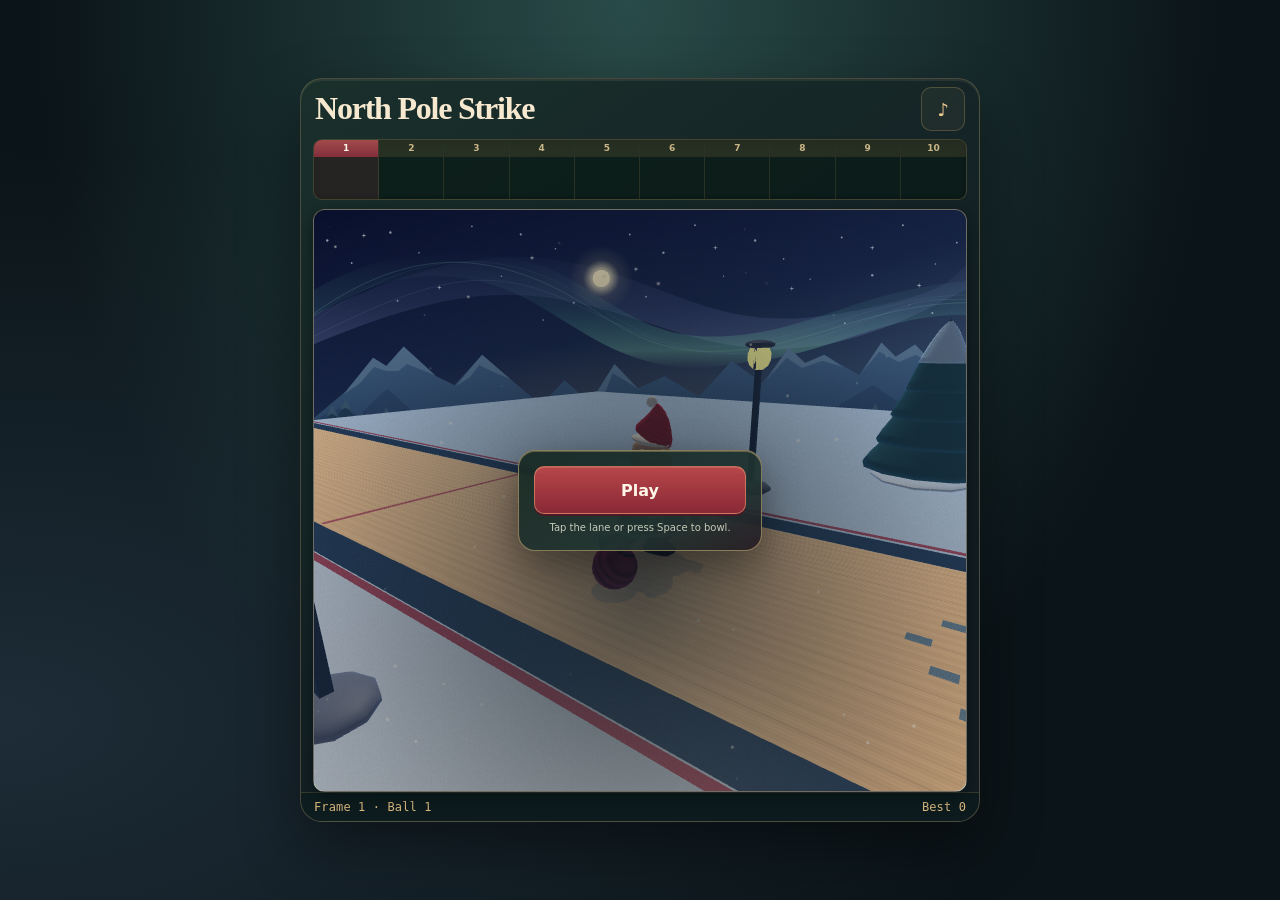
<file: north-pole-strike/index.html>
<!doctype html><html lang="en"><head><meta charset="utf-8"><meta name="viewport" content="width=device-width,initial-scale=1,viewport-fit=cover"><title>North Pole Strike 3D</title><meta name="credits" content="Original 1999 sounds: NVision Design / NStorm (unmodified game file from the Internet Archive, read locally). Santa laugh: canucklovingbrit, CC0. New taunts generated with Resemble AI Chatterbox Nano."><style>
*{box-sizing:border-box}body{margin:0;background:#153c48;color:#17323a;font:14px 'Trebuchet MS',Arial,sans-serif;min-height:100svh;display:grid;place-items:center;padding:12px;background-image:radial-gradient(#ffffff18 1px,transparent 1px);background-size:18px 18px}.window{width:min(100%,680px);background:#d6d5ca;border:3px outset #eee;box-shadow:10px 12px 0 #0003}.title{background:linear-gradient(90deg,#193d57,#456e80);color:#fff;padding:8px 10px;display:flex;justify-content:space-between;align-items:center;font:bold 13px monospace}.title span:last-child{background:#d6d5ca;color:#344;border:2px outset white;padding:0 5px}header{padding:13px 16px 10px;display:flex;align-items:center;justify-content:space-between;gap:8px}h1{font-size:24px;line-height:1;margin:0;color:#9d302b;letter-spacing:-1px}h1 small{display:block;letter-spacing:3px;font-size:9px;color:#52726d;margin-top:6px}button{font:inherit;font-weight:bold;border:2px outset #fff;background:#e9e6d6;min-height:44px;padding:8px 12px;cursor:pointer;color:#233c42}button:active{border-style:inset}button:focus-visible{outline:3px solid #ce4932;outline-offset:2px}.scores{display:grid;grid-template-columns:repeat(10,1fr);margin:0 10px 8px;border:1px solid #87938a;background:#fffef2}.frame{text-align:center;border-right:1px solid #b4bcae;min-width:0}.frame:last-child{border:0}.frame b{display:block;background:#d9e5dc;font-size:9px;padding:3px}.frame em{display:block;font:12px monospace;height:20px;padding-top:3px;font-style:normal;white-space:nowrap}.frame strong{display:block;font: bold 14px monospace;height:22px}.frame.active b{background:#b83830;color:white}.stage{margin:0 10px;position:relative;background:#183f52;border:2px inset #fff;overflow:hidden}canvas{display:block;width:100%;height:auto;touch-action:manipulation}.overlay{position:absolute;inset:0;display:flex;align-items:center;justify-content:center;background:#1033428a;padding:16px}.overlay.hidden{display:none}.card{max-width:370px;background:#fff9df;border:3px double #b53b32;padding:24px;text-align:center;box-shadow:6px 8px 0 #0003}.card h2{font-size:32px;color:#a22d29;margin:0 0 10px;line-height:1}.card p{line-height:1.5;margin:10px 0 18px}.card button{background:#ae372e;color:white;width:100%;border-color:#d8896d}.card small{display:block;font-size:10px;margin-top:12px;color:#63726a}.bar{display:flex;justify-content:space-between;align-items:center;gap:8px;padding:9px 12px}.bar strong{font-size:13px}.bar small{display:block;font-size:10px;color:#5c706b;margin-top:3px}#roll{background:#a7342b;color:#fff;min-width:130px}#roll:disabled{background:#88988e;color:#eee;cursor:default}.status{padding:7px 10px;border-top:2px groove white;display:flex;justify-content:space-between;font:10px monospace;gap:8px}.footer{text-align:center;font-size:9px;padding:6px 12px;color:#5b716b}@media(max-width:430px){body{padding:5px}header{padding:10px}h1{font-size:21px}.stage{margin:0 6px}.scores{margin:0 6px 6px}.card{padding:16px}.card h2{font-size:26px}.card p{font-size:12px;margin-bottom:12px}.frame em{font-size:10px}.frame strong{font-size:12px}.bar{padding:8px}.bar strong{font-size:11px}#roll{min-width:112px}.footer{font-size:8px}}@media(prefers-reduced-motion:reduce){*{scroll-behavior:auto}}
.stage{background:#132744}.card{background:#fff7dfed}.title{background:linear-gradient(90deg,#13274b,#395d70);letter-spacing:.4px}.scores{box-shadow:0 0 0 2px #a6885b inset}.bar>div{min-width:0}.card small{line-height:1.4}@media(max-width:340px){.card{padding:9px}.card h2{font-size:20px}.tag{font-size:8px}.card p{margin:5px 0 7px}.card small{margin-top:6px}}@media(max-height:650px) and (min-width:620px){.window{width:515px}} /* Cold night outside; warm brass and garnet inside the clubhouse. */
:root{color-scheme:dark;--ink:#f7e8cf;--muted:#aebeb5;--edge:#c6a76a48;--dark:#10201f;--red:#ad3b3f;--gold:#f5cf8c}
body{color:var(--ink);font:14px system-ui,-apple-system,BlinkMacSystemFont,'Segoe UI',sans-serif;background:radial-gradient(ellipse at 49% 0,#294b49 0,transparent 64%),radial-gradient(ellipse at 0 80%,#1d2c37 0,transparent 56%),#0b1418;padding:12px}
.window{border:1px solid #ad93645c;border-radius:22px;background:linear-gradient(145deg,#1a302b,#121d23 68%);box-shadow:0 24px 60px #0006,0 2px 0 #ffe6ae14 inset;overflow:hidden}
.title{border-bottom:1px solid #c6a76a29;background:linear-gradient(90deg,#142821,#1e3530);color:#ebcb93;padding:8px 15px;font:700 9px/1.3 system-ui,sans-serif;letter-spacing:.19em}
.title span:last-child{border:0;background:transparent;color:#ebcb93;padding:0}
header{padding:12px 16px 11px}
h1{font:700 clamp(21px,5.4vw,33px)/.99 Georgia,'Times New Roman',serif;color:#f7e9d0;letter-spacing:-.038em}
h1 small{font:700 9px/1.2 system-ui,sans-serif;color:#e5b77d;letter-spacing:.18em;margin-top:5px}
button{border:1px solid var(--edge);border-radius:10px;background:#293e34;color:#f4eedf;transition:background-color .15s,transform .12s;font-size:11px;letter-spacing:.065em;-webkit-tap-highlight-color:transparent}
button:active{border-style:solid;transform:translateY(1px)}
button:focus-visible{outline:2px solid var(--gold);outline-offset:2px}
#mute{background:#e6c28b0d;min-width:61px;color:#edcb90}
.scores{border:1px solid var(--edge);border-radius:9px;background:#091915a8;box-shadow:0 1px 6px #0004 inset;margin:0 12px 9px;overflow:hidden;color:#e9ddc4}
.frame{border-color:#c6a76a26}.frame b{background:#c09a5425;color:#cab688;line-height:1;padding:4px 0}
.frame.active b{background:linear-gradient(#a24b4c,#812e3b);color:#fff5e6}
.frame.active{background:#a4434629}.frame em,.frame strong{font-variant-numeric:tabular-nums}.frame strong{color:#f9d48a}
.stage{margin:0 12px;border:1px solid #cfb47778;border-radius:12px;box-shadow:0 6px 16px #020c0d8c;background:#102638}
.overlay{background:radial-gradient(ellipse at 50% 65%,#101b24b8,#0b162746 65%,#111d2b1c);align-items:center}
.card{color:var(--ink);border:1px solid #f4cf8b7a;border-radius:17px;padding:23px;background:linear-gradient(155deg,#192b25f5,#203331ef 65%,#261d24f0);box-shadow:0 14px 42px #0006,0 1px 0 #f4cf8b4c inset}
.card h2{color:#f6dfae;font:700 clamp(24px,5.8vw,36px)/.94 Georgia,serif;letter-spacing:-.04em}
.card p{color:#f3ebd8}.card small{color:#c4cbb9}.card p b{color:#ffd991}
.card button{background:linear-gradient(#b74649,#892936);border:1px solid #e9a77889;color:#fff5e8;box-shadow:0 2px 0 #4d1826,0 1px 0 #ffecb529 inset}
.bar{padding:10px 13px;color:#f1e5c8}.bar small{color:#a8b8ad}.bar strong{letter-spacing:.045em}
.status{border-top:1px solid #c6a76a38;background:#071a175e;color:#e0be82;padding:7px 13px}.footer{color:#a3b4ac}
@media(max-width:430px){body{padding:5px}.window{border-radius:14px}.title{padding:7px 10px}.stage{margin:0 6px;border-radius:8px}.scores{margin:0 6px 6px}.bar{padding:8px}.card{padding:15px}.card p{font-size:12px}.card h2{font-size:26px}}
@media(max-width:340px){.card{padding:9px}.card h2{font-size:21px}}

.stage{isolation:isolate;background:#1c2c50 url('[data-uri]') center/100% 100% no-repeat}
.stage #lane{position:relative;z-index:1}
.stage .gpu-lane{position:absolute;z-index:0;inset:0;width:100%;height:100%;pointer-events:none;}
.stage .gpu-lane[hidden]{display:none}
.stage .overlay{z-index:2}

.bar{padding-bottom:8px}.audio-credits{margin-top:3px}.audio-credits summary{cursor:pointer}.footer a{color:#dadab0}
@media(max-width:430px){.bar{padding-bottom:8px}}
header{padding:8px 14px;min-height:54px}
header h1{font-size:clamp(22px,5.5vw,32px);margin:0}
#mute{min-width:44px;min-height:44px;font-size:18px;padding:3px 8px;letter-spacing:-.03em}
#mute[aria-pressed="true"]{color:#b6b8af}
.status{display:grid;grid-template-columns:1fr auto 1fr;gap:4px;align-items:center;white-space:nowrap;font-size:clamp(9px,2.7vw,12px);letter-spacing:.01em}
.status #message{text-align:center;color:#f5e7c1}.status #best{text-align:right}
.card{min-width:min(77%,244px);padding:15px}.card button{min-height:48px;font-size:16px;letter-spacing:normal}
.card small{display:block;margin-top:7px;text-align:center}
.audio-recovery{display:flex;flex-wrap:wrap;align-items:center;gap:6px;padding:7px 12px}
.audio-recovery button{min-height:44px}
.audio-recovery-status{position:absolute;width:1px;height:1px;padding:0;overflow:hidden;clip-path:inset(50%);white-space:nowrap}
</style></head><body><main class="window"><header><h1>North Pole Strike</h1><button type="button" id="mute" aria-label="Mute sound" aria-pressed="false">♪</button></header><section class="scores" id="scores" aria-label="Ten-frame bowling scorecard"></section><section class="stage"><canvas id="lane" width="640" height="570" tabindex="0" role="button" aria-label="Bowling lane. Tap or press Space or Enter to bowl." aria-keyshortcuts="Space Enter" aria-disabled="true"></canvas><div class="overlay" id="overlay"><div class="card"><button type="button" id="start">Play</button><small>Tap the lane or press Space to bowl.</small></div></div></section><div class="status">
<span id="turn">Frame 1 · Ball 1</span>
<strong id="message" aria-live="polite"></strong>
<span id="best">Best 0</span>
</div></main><script>
(() => {
'use strict';
// The picker reads data only. It never navigates to, uploads, or runs a file.
const SIGNATURES={
  "archive": {
    "size": 1130496,
    "sha256": "dceb5b89544b20744091f55c8ec49d2baaf59bf530ce50a4c2a14d12b069de0c",
    "crc32": 2922768147
  },
  "clips": {
    "oldTaunt1": {
      "at": 1036323,
      "compressed": 8144,
      "size": 12876,
      "sha256": "a0901bd1c2914b1d316ea0e8916679761abd51cf0a3bac719d26bbb83eba157b"
    },
    "oldTaunt2": {
      "at": 1044467,
      "compressed": 8216,
      "size": 10924,
      "sha256": "9447bb3db1a52357cfd003cb34f4763926344f307957fafd6bd6f2a3a3a25228"
    },
    "oldTaunt3": {
      "at": 1052683,
      "compressed": 6923,
      "size": 10812,
      "sha256": "e62a18b562a8d219564a406e14977b309c492e6c5a7d9f77164835747f10068c"
    },
    "oldGutter": {
      "at": 985597,
      "compressed": 8160,
      "size": 12460,
      "sha256": "4048e127380b10b81c03a53634e834c3a3a0625493e0c5bb489b4efed51187b4"
    },
    "oldLaugh": {
      "at": 930824,
      "compressed": 4609,
      "size": 6342,
      "sha256": "f04834dc807602eadaf3028ce16b8bad53acded4b549a955016853b069346d65"
    },
    "oldScream": {
      "at": 843031,
      "compressed": 83274,
      "size": 87084,
      "sha256": "9a0d9507ac6be1be6b2b2ec5a8e297a19375364a8a6eb3b03663f225f349d63e",
      "label": "Approaching-ball yell"
    },
    "oldDrop": {
      "at": 827012,
      "compressed": 1988,
      "size": 2322,
      "sha256": "63f1cf2d5ee640386ee6cbc09bf5a846e688a884b12705e6fd8f0b96063e43a2",
      "label": "Ball drop"
    },
    "oldRoll": {
      "at": 825250,
      "compressed": 1762,
      "size": 3958,
      "sha256": "e7c3634a2a75b006ac33f2f8388e13e7e9ca54a3932582967d425d0da0cc0c99",
      "label": "Rolling ball"
    },
    "oldPinSettle": {
      "at": 1010945,
      "compressed": 7965,
      "size": 10092,
      "sha256": "4859170932db6be483d99f45411fa68943bde0adb430cc4e8110f370cab38f2c",
      "label": "Pins scattering"
    },
    "oldGutterClunk": {
      "at": 985088,
      "compressed": 509,
      "size": 722,
      "sha256": "b8d7ed9997d84c34bec85ab0e09d07deeb6f94c6ab219b481228e13c420e5478",
      "label": "Gutter clunk"
    },
    "oldSanta": {
      "at": 1004129,
      "compressed": 6630,
      "size": 14022,
      "sha256": "b99227a507af236e13f13f63876e9556fe056bcc0bde47557686bb4aef4fe08f",
      "label": "Santa’s laugh"
    },
    "oldFullRack": {
      "at": 1024111,
      "compressed": 10868,
      "size": 15448,
      "sha256": "1d39e3beded1e3d4eb05f47fe7b586a53509c5ee9c42f5d9062396b9f328b815",
      "label": "Full pin rack"
    },
    "oldResetRack": {
      "at": 1018910,
      "compressed": 5201,
      "size": 8280,
      "sha256": "c16d18686973357e86d0d4eeee57427ccf1835189b4cbe80cd0af075ae6ce729",
      "label": "Resetting remaining elves"
    },
    "oldGameOver": {
      "at": 962504,
      "compressed": 22584,
      "size": 28008,
      "sha256": "350561c4aaa16c06db81af9cc762d049b9f4db1880e8ff6eb29201846b4b083d",
      "label": "Game over"
    }
  }
};
const defs=Object.freeze(SIGNATURES.clips);
const archive=SIGNATURES.archive;
const MAX_FILE=8*1024*1024,DB='north-pole-original-taunts-v1',LIMIT=24;
const $=id=>document.getElementById(id);
// Manual recovery remains possible at ?sound=setup without a game-screen box.
if(typeof location!=='undefined'&&new URLSearchParams(location.search).get('sound')==='setup'){
 document.querySelector('main.window')?.insertAdjacentHTML('beforeend',
  '<div class="audio-recovery"><input id="tauntFile" type="file" hidden multiple>'+
  '<button type="button" id="tauntLoad" disabled>Add original sounds</button>'+
  '<button type="button" id="tauntRemove" disabled>Remove original sounds</button>'+
  '<span class="audio-recovery-status" id="tauntStatus" role="status"></span></div>');
}
const picker=$('tauntFile'),load=$('tauntLoad'),remove=$('tauntRemove'),status=$('tauntStatus');
const clips=new Map();
let busy=false,hasSaved=false,heard=-1;
const ids=Object.keys(defs);
// The publisher's intact release is fetched only by the live GitHub game.
// The executable is never run, written into storage, or bundled by this site.
const archiveRelease='https://archive.org/download/OldSoftwareCDRCollection/CD2.iso/ElfBowl.exe';
const archivePage='https://nick-portagecreektech.github.io',autoPref='north-pole-archive-auto-off-v1';
const eligiblePage=()=>typeof location!=='undefined'&&location.origin===archivePage&&['/engineering/north-pole-strike/','/engineering/north-pole-strike/index.html'].includes(location.pathname);
let autoAttempted=false,autoReading=false,autoLocalKnown=false,autoControl=null,autoPending=null,autoVersion=0;
function autoAllowed(){
 try{return localStorage.getItem(autoPref)!=='1'&&localStorage.getItem('north-pole-sound')!=='0';}catch{return false;}
}
function autoNeeded(){
 return (!hasSaved&&clips.size===0)||(clips.size===5&&ids.slice(0,5).every(id=>clips.has(id)));
}
function cancelAuto(){
 autoVersion++;autoAttempted=true;autoPending=null;
 if(autoControl){autoControl.abort();autoControl=null;}autoReading=false;
}
async function archiveBytes(response){
 if(!response.ok||!response.body)throw Error('Release unavailable');
 const stated=response.headers.get('content-length');
 if(stated!==null&&Number(stated)!==archive.size)throw Error('Unexpected release size');
 const b=new Uint8Array(archive.size),read=response.body.getReader();
 let used=0;
 try{
  for(;;){
   const next=await read.read();if(next.done)break;
   if(used+next.value.byteLength>archive.size){await read.cancel();throw Error('Unexpected release size');}
   b.set(next.value,used);used+=next.value.byteLength;
  }
 }finally{read.releaseLock();}
 if(used!==archive.size)throw Error('Incomplete release');
 return b;
}
async function tryAutoArchive(){
 if(!startupReady||!autoLocalKnown||autoAttempted||busy||!autoNeeded()||
    !eligiblePage()||!autoAllowed()||typeof fetch!=='function'||typeof AbortController!=='function'||typeof DecompressionStream!=='function')return;
 autoAttempted=true;autoReading=true;
 const version=++autoVersion,controller=new AbortController();
 autoControl=controller;
 const timeout=setTimeout(()=>controller.abort(),11000);
 tell('Getting the original sounds. You can play while they load.');
 try{
  const reply=await fetch(archiveRelease,{method:'GET',mode:'cors',credentials:'omit',referrerPolicy:'no-referrer',cache:'no-store',signal:controller.signal});
  const bytes=await archiveBytes(reply);
  // fromExe checks the complete release's exact expected length + SHA-256
  // before touching any audio offsets. Each decompressed WAV is hashed too.
  const verified=await fromExe(bytes);
  if(autoVersion!==version||controller.signal.aborted||!autoNeeded()||busy)return;
  autoPending=verified;
  if(window.northPackAtRest?.())applyAutoArchive();
  else tell('Original sounds verified. They’ll start with the next roll.');
 }catch{
  if(autoVersion===version&&!busy)tell('Original sounds unavailable automatically. Built-in sounds are ready, or you can choose the 1999 game file.');
 }finally{
  clearTimeout(timeout);
  if(autoVersion===version){autoControl=null;autoReading=false;}
 }
}
function applyAutoArchive(){
 if(!autoPending||busy||!autoAllowed()||!autoNeeded())return;
 const accepted=autoPending;autoPending=null;busy=true;
 const version=autoVersion,storedBefore=hasSaved;
 for(const [id,clip] of accepted)clips.set(id,clip);
 changed();
 tell('Original sounds loaded. Saving in this browser…');
 void (async()=>{
  let stored=false,timer;
  try{
   const deadline=new Promise((_,reject)=>{timer=setTimeout(()=>reject(Error('Could not save sounds')),1100);});
   await Promise.race([store('readwrite',s=>{
    if(autoVersion!==version||!autoAllowed())throw Error('Original save canceled');
    return s.put(Object.fromEntries(accepted),'clips');
   }),deadline]);
   stored=true;
  }catch{
   if(autoVersion===version)autoVersion++;
  }finally{
   clearTimeout(timer);hasSaved=stored||storedBefore;busy=false;refresh();
   tell(describe(clips.size,stored));
  }
 })();
}

const bytes=value=>value instanceof Uint8Array?value:new Uint8Array(value);
const u16=(view,n)=>view.getUint16(n,true),u32=(view,n)=>view.getUint32(n,true);
const view=buf=>new DataView(buf.buffer,buf.byteOffset,buf.byteLength);
const dirname=n=>n.replaceAll('\\','/').split('/').at(-1).toLowerCase();
function tell(s){if(status)status.textContent=s;}
function refresh(){
 if(load)load.disabled=busy;
 if(remove)remove.disabled=busy||!clips.size;
}
function changed(){
 heard=-1;window.northAudio?.clearOriginal?.();refresh();
}
async function hash(v){
 const dig=await crypto.subtle.digest('SHA-256',v);
 return Array.from(new Uint8Array(dig),x=>x.toString(16).padStart(2,'0')).join('');
}
async function checked(id,input){
 const d=defs[id];
 if(!d||input.byteLength!==d.size)return null;
 const data=bytes(input);
 if(await hash(data)!==d.sha256)return null;
 return data;
}
class OldBrowser extends Error{}
async function expand(format,compressed,exact){
 if(typeof DecompressionStream!=='function')throw new OldBrowser();
 let reader;
 try{reader=new Blob([compressed]).stream().pipeThrough(new DecompressionStream(format)).getReader();}
 catch(e){if(e instanceof TypeError)throw new OldBrowser();throw e;}
 const result=new Uint8Array(exact);let used=0;
 try{
  for(;;){
   const part=await reader.read();if(part.done)break;
   if(used+part.value.byteLength>exact){await reader.cancel();throw Error('Unexpected archive size');}
   result.set(part.value,used);used+=part.value.byteLength;
  }
 }finally{reader.releaseLock();}
 if(used!==exact)throw Error('Incomplete archive');
 return result;
}
async function fromExe(data){
 if(data.byteLength!==archive.size||await hash(data)!==archive.sha256)throw Error('Not the original 1999 ElfBowl.exe');
 const out=new Map();
 for(const id of ids){
  const d=defs[id],blob=data.subarray(d.at,d.at+d.compressed);
  const a=await checked(id,await expand('deflate',blob,d.size));
  if(!a)throw Error('Unexpected original sound data');
  out.set(id,a);
 }
 return out;
}
function zipEntry(buf){
 const n=buf.length,b=view(buf);
 if(n<22)throw Error('Invalid ZIP');
 let end=n-22;
 for(;end>=Math.max(0,n-65557);end--)if(u32(b,end)===0x06054b50&&end+22+u16(b,end+20)===n)break;
 if(end<Math.max(0,n-65557)||u16(b,end+4)||u16(b,end+6))throw Error('Invalid ZIP');
 const entries=u16(b,end+10),start=u32(b,end+16),length=u32(b,end+12);
 if(!entries||entries>200||start+length!==end||u16(b,end+8)!==entries)throw Error('Unsupported ZIP');
 let pos=start;
 const decoder=new TextDecoder();
 for(let i=0;i<entries;i++){
  if(pos+46>end||u32(b,pos)!==0x02014b50)throw Error('Invalid ZIP');
  const flags=u16(b,pos+8),method=u16(b,pos+10),size=u32(b,pos+24),crc=u32(b,pos+16),length=u32(b,pos+20);
  const nameLen=u16(b,pos+28),extraLen=u16(b,pos+30),commentLen=u16(b,pos+32),local=u32(b,pos+42);
  const next=pos+46+nameLen+extraLen+commentLen;
  if(next>end)throw Error('Invalid ZIP');
  const name=dirname(decoder.decode(buf.subarray(pos+46,pos+46+nameLen)));
  if(name==='elfbowl.exe'&&size===archive.size&&crc===archive.crc32){
   if(flags&1||local+30>start||u32(b,local)!==0x04034b50||method!==u16(b,local+8))throw Error('Unsupported ZIP member');
   const offset=local+30+u16(b,local+26)+u16(b,local+28);
   if(offset+length>start)throw Error('Invalid ZIP member size');
   return {method,data:buf.subarray(offset,offset+length),crc,size};
  }
  pos=next;
 }
 throw Error('ZIP does not contain the 1999 ElfBowl.exe');
}
async function fromZip(data){
 const part=zipEntry(data);
 if(part.method===0)return fromExe(part.data);
 if(part.method!==8)throw Error('Unsupported ZIP compression');
 // Wrap precisely the ZIP's own DEFLATE stream in gzip using its known CRC
 // and length. Older iOS Safari supports gzip even without deflate-raw.
 const gz=new Uint8Array(part.data.length+18);
 gz.set([31,139,8,0,0,0,0,0,0,255]);gz.set(part.data,10);
 const trailer=view(gz);
 trailer.setUint32(gz.length-8,part.crc,true);trailer.setUint32(gz.length-4,part.size,true);
 return fromExe(await expand('gzip',gz,part.size));
}
async function fileBytes(file){
 if(file.size>MAX_FILE)throw Error('File too large');
 return new Uint8Array(await file.arrayBuffer());
}
async function importFiles(files){
 if(!crypto.subtle)throw Error('This page must open over HTTPS to verify original audio');
 if(files.length>LIMIT)throw Error('Choose the 1999 ZIP, EXE, or up to '+LIMIT+' WAVs');
 const next=new Map();
 let skipped=false,old=false;
 for(const file of files){
  try{
   const name=dirname(file.name),v=await fileBytes(file);
   const zipped=v[0]===80&&v[1]===75;
   const pe=v[0]===77&&v[1]===90;
   if(zipped||pe){
    const ready=zipped?await fromZip(v):await fromExe(v);
    for(const [id,a] of ready)next.set(id,a);
    continue;
   }
   let found=false;
   for(const id of ids){
    if(defs[id].size!==v.length)continue;
    const wav=await checked(id,v);
    if(wav){next.set(id,wav);found=true;break;}
   }
   if(!found){skipped=true;if(name==='elfbowl.exe')throw Error('Not an original game file');}
  }catch(e){if(e instanceof OldBrowser)old=true;else skipped=true;}
 }
 return {next,skipped,old};
}
function database(){
 return new Promise((ok,no)=>{
  if(!window.indexedDB)return no(Error('Local storage unavailable'));
  const r=indexedDB.open(DB,1);
  r.onupgradeneeded=()=>{r.result.createObjectStore('audio');};
  r.onsuccess=()=>ok(r.result);r.onerror=()=>no(r.error);r.onblocked=()=>no(Error('Local storage blocked'));
 });
}
async function store(mode,action){
 const db=await database();
 try{
  return await new Promise((ok,no)=>{
   const tx=db.transaction('audio',mode),req=action(tx.objectStore('audio'));
   tx.oncomplete=()=>ok(req.result);tx.onerror=()=>no(tx.error);tx.onabort=()=>no(Error('Local storage canceled'));
  });
 }finally{db.close();}
}
function describe(n,stored){
 if(!n)return 'Built-in sounds play by default. Choose the 1999 game file to add the original voices and effects.';
 const saved=stored?'Saved in this browser.':'Not saved; this tab only.';
 if(n<ids.length)return n+' original '+(n===1?'sound is':'sounds are')+' still available. Choose the original ZIP again to add any missing sounds. '+saved;
 return n+' original sounds loaded, including the roll, approaching-ball yell, pins and Santa. '+saved;
}
// Verify saved audio as one snapshot. The play button never races a
// partially restored pack, even if storage or the first hash stalls.
let startupReady=false,finishStartup;
const startup=new Promise(resolve=>{finishStartup=resolve;});
window.northOriginal=Object.freeze({
 has:id=>clips.has(id),
 read:id=>clips.get(id)?.slice().buffer,
 isReady:()=>startupReady,
 whenReady:()=>startup,
 tryAuto:tryAutoArchive,
 boundary:applyAutoArchive,
});
async function savedSounds(){
 const saved=await store('readonly',s=>s.get('clips'));
 const accepted=await Promise.all(ids.map(async id=>{
  const val=saved?.[id];
  if(!(val instanceof Uint8Array||val instanceof ArrayBuffer))return null;
  const a=await checked(id,val);return a?[id,a]:null;
 }));
 return {saved:Boolean(saved),accepted:accepted.filter(Boolean)};
}
busy=true;refresh();
(async()=>{
 let timer;
 try{
  // Timeout only the saved-pack lookup. Later completion never mutates the
  // active registry mid-roll. The ZIP picker remains available.
  const deadline=new Promise((_,reject)=>{timer=setTimeout(()=>reject(Error('Saved sounds unavailable')),1100);});
  const restored=await Promise.race([savedSounds(),deadline]);
  for(const [id,a] of restored.accepted)clips.set(id,a);
  hasSaved=restored.saved;autoLocalKnown=true;tell(describe(clips.size,hasSaved));
 }catch{tell('Saved sounds could not be restored. Play with the built-in sounds or select your original game file.');}
 finally{
  clearTimeout(timer);busy=false;startupReady=true;changed();finishStartup();
  void tryAutoArchive();
 }
})();
load?.addEventListener('click',()=>{if(!busy){if(autoReading||autoPending)cancelAuto();picker.click();}});
picker?.addEventListener('change',async()=>{
 const files=Array.from(picker.files||[]);
 picker.value='';
 if(!files.length||busy)return;
 cancelAuto();busy=true;refresh();tell('Checking the file on this device…');
 try{
  const {next,old,skipped}=await importFiles(files);
  if(!next.size){
   if(old)tell('This browser cannot unpack the game. Try Safari 16.4 or newer, or select the original WAVs directly.');
   else tell('No original sounds found. Choose the first Elf Bowling from 1999 (.zip, .exe, or its WAVs). Existing audio was not changed.');
   return;
  }
  for(const [id,clip] of next)clips.set(id,clip);
  changed();
  let saved=false;
  try{await store('readwrite',s=>s.put(Object.fromEntries(clips),'clips'));hasSaved=saved=true;}catch{}
  tell(describe(clips.size,saved)+(skipped?' Unrecognized files were skipped.':''));
 }catch(e){tell(e instanceof Error?e.message:'Could not read the selected files.');}
 finally{busy=false;refresh();}
});
remove?.addEventListener('click',async()=>{
 if(busy)return;
 cancelAuto();busy=true;refresh();
 try{
  if(hasSaved)await store('readwrite',s=>s.delete('clips'));
  try{localStorage.setItem(autoPref,'1');}catch{}
  hasSaved=false;clips.clear();changed();tell('Original audio removed. It won’t download again automatically in this browser.');
 }catch{tell('Browser storage could not remove the audio, so it is still loaded.');}
 finally{busy=false;refresh();}
});
})();

/* The local classic sound pack is optional. Self-contained audio is fallback only. */
(() => {
'use strict';
const clips={"santa": "SUQzBAAAAAAAIlRTU0UAAAAOAAADTGF2ZjYxLjcuMTAzAAAAAAAAAAAAAAD/+5DAAAAAAAAAAAAAAAAAAAAAAABJbmZvAAAADwAAAEwAAH21AAYJDRAQExcaGh0hJCQnKy4uMTU4ODs/QkVFSUxPT1NWWVldYGNjZ2ptbXF0d3d7foGEhIiLjo6SlZiYnJ+ioqaprKyws7a2ur3AxMTHys7O0dTY2Nve4uLl6Ozs7/L29vn8/[base64]/+5DEAAHUQdcEBhhfCwk64dT2IvmGNYdqyoDQ5LY5k9evMz8qACBQ+dkstlQSBAA4WCoJEXnDjdlhmf/Sr6EJCIQDRfdfZyWDM/ssixg4MDM/yUgkHizjhyWKr8cnuTTtjIILBJs8BpsQH89N7bDyAACJJg48yZB07+GIe+eF1HjMsoECM//u973ekyZMmuIaCZNo/MIEFwQIY0Y13+0REE073xERf93sRBMmBnOepxGSSd/[base64]/ma8uvmq4IgwLlFio/lItoa2iJKQXORp9pGUzOQlfEJmCaX/EvB/x3CHjD4HxwBUCgAgAGFgVGHAdA0kzP9ET2OYTk3SzQk1wIgxp4XAKDMyDKsx5C0n/+5LEE4DYTccYjrETy0UwY6HtpTmAYs4+sNl72D0jAIRLNNbd+IG7hfJ6tIOi9O8+EhILBMTqljKI/WUXvktdzaf1rSti1trVce0LFRLW32tpTzTT/1DJmkZj5tT3c8sc5YoZfvChNQOOVrZw8RP2FAoguopSHwY51DCDaWKW5FyKH0zYqU6Xmu4tDlQhlC56OljK5uuIW6SpW4/RHSrjm0+EmK+6pPzEyCAHa/[base64]/5trQWSlPY/Kqtk1NjfWyvMfSUPGM51CEKrcxJKUksW2aPZtuoFI+1mILiDV0f7cykAFoMH0KACBAcMETROySJMaR3MbhUMEUmPmZdNejSMo//uSxBADF1E5KE7lLUM5HaVF3b04BrBwVmBQ0FUACsCm/BgJetelC/hkhoPtiiojEFiH2LVCJEySwOGCDCqqIQltiyi8gqaLDoLMjnHLaeFyxgxGhIICTLnPsxnvYgZDQMAwSHzVIE2EAoZgxmmyQUGE3TnNJQUIGsTnKX9Z2GYfFLT8f7+xjeZPFKz135lx2/[base64]/NNSaVjIjL0XaHrpXphkRhslzZDQYiWKFfUyrU6rbE4oCljv9PMs9s31FiaVism+m9X0CwfAgIBoEC+5jWid6CofYm6snWaJsVnD5ozHOTTHdGSooADAAAAduzV/mKBAwfNDhg6LYAwCGDSOaL2hzQ8FBMTPYISn//[base64]/HguCA6iZzA8MGBiRgBOGD9SeXQ5Tjn3k9lR/0xX6wiVIo9yOy8R9XYTlMuPqVZOue1lyfigrBiLcDWobBE1Ebhc1S50xu/pFfpxDHFvWDrOtb3pevjnZcvttmZnKUyZyndLi+z9cToIVHLwrF62l8OCvx/RPbeYTv4o0wLHUre7ELH1686vyexv3nycUZAAgHAAAAAjRX5a8mKYXJhwsljwaHg6XiEI6M00RJqX/+5LEEAKYGYtFrjzZAxGsqIW3myCuOIwUKBhUVW3MpuIs5MIqJzll71a8tkykBQgrwxXBAgMPNcvVL3hhwICwOQUCX3xvCaOOMtxOkpTTcSKamqujidy3L8C2UcS8RrR0O+C7nnGam1OD5ZVFFXzBpFiLodi8oTsqeZrx7X1EhYxpD2OrN19V1+ff27Zvd2/7Tv7Tv8mf9hRWY+pZDGkL/[base64]/fNLsHKD1BAXPpPjqO1ckIHLRV+DAEQAAAuDjZnK9lSmF0JEGigC5cbMeEAkHWK1nIlORUXrHuLvRp//uSxBOAlgWBT43ha4OOrKfBzKZ5jFb3Ag+U5W0xGTsRdgEQMRwIM3mfuMFETWgzkc93IFMR2mTSPzpqtVn3y1RhsoiOlM0RSQdBFHkhx2mZgaC0mDvXNR+MbNC2yBorAPFw2EdkRE5zSNUTyxKTTWY80ZXcfH1x8TFwieY3q4hQ+TGzRqbPUScfeijXXNqwcRvPR/E7arVo8Bqq9vQ9DGmGjhaOYS0FMMRB0wmMzH6NNmjo0eMACBBYcCImGFQMl6seAWCxNZKp1KgEFVBJqs45iFpANoFyTNiEvkJQ8IHNmQiTQgBZ/oSnKoDEIw8SKc++8v1Wq4xB+LVLK5uTRtnD6Qey+Rq/aI4zM3MiEosKYPwyGVrDoToARmUqQMCoGbzuO40bYc1hljZkx2fQl9HffWETsYlH2K9MtdnNSGCUCvFYvDAIkEp7WppmmaxvRGo2KiFGRAksjQIbMJ5yNHMugFJKLRwjLVUETcddMlQqavFrfgtUFIbP+9/3174gku0AXVcZiBhlEGXQk1GCJBl0CAkUoGjRiozdXM0HwwpGgf/7ksQQAJfBYUQtvRPTHbQoKbeieNGFr0Kp6TGA4dg+LXJIEioOo6xkhyj0j0iePk6YS0hi6W1arFYkTLUcaNq0baDeK10vn8rUJgmQpR+lYwp18lGFzgJAUgkLkPlGJtoM8yjxbECXVimi7Yj/L6bo4Y7LGcZIVn0u12qC5H4dy2YrtiVyOi1466p/[base64]/qeDlwblYokkdWaXG0ww6l769Rz0NGYhTO3kuh713fusmwgfOND1hDAiDY8S0HQs8Nd02xLFSbVjdyTSr5V8ccbSoASgESgMfBzK7Ux6cP3RDNmM4oJNRHjEjozf0NEFzMQkGCqRi46en/+5LEE4HYhVswLeBzwxol5NXcvXE1Kmxtef1Q1xIZxhwqLZIyURIUDgAtEiG2VaUPNZao20hijeK4XlKAwz8u4sZ/pduZWCZdnYaTDCIUsUoaFF2Ct/jDq5XLsyqy3Jd0b2/rcn3TbHi06XyYTNpS4VudmbE2uWgkEHRuGrlHOz1qSw9daSzmTP9ao7VesHaIzMhsZ7epgTgNmgkGJbw4K9JmpfijjHlg0BpBOR/YLP7lQGDoWiMCIdMoDzNGIIMahMMYhXMiyWMgROMei8MgEVMsApPN0IvTVR6i0kk0ENtEmtWnLnUpV/21VVmmmGhKZSwJtzBnDm4UTANfHH37hguUwAwgkQdZCWVOpg6nj06TSfrLExsjidT4cz4fqleOTlM9VpuEKUahRT1lG6SVdKrcbb7VUNzIroCubVKhrAqn1YzfHitrJhmq/Q1mzi2Pvb2+6/G6134utW3r+1t7+47jOsSzsQh1LGU0Fz+f42DK6dguxx3f3QcZhoCCw3M5igzfCzZxvEIsKIsZFHTlHCXgZFGoYPjCAJMJAtGR+JqI//uSxBSCljVrIg4weQKfr+SZtI8gM/X9EXIjNuheKszFhrS0t0JyvgwSMMAxYBRWhsIBycQODwcInwcsnLy8ETPDoaXjPjr1NEMkp1TJ1CDY3JT5YPX+sVlyosp4U5yruz7rPOJoDlFYurztvKy89e0wNMQXQ0sVWlQWaNX7Sq66mVck/tKf+ZaN/f1jVNi4RYxk7a7UlynyVaGtlFEVosssCVAQwcZMOMgO/mAmgMUBkjMLfAisAQIYODKDw8XNlueTZHmfjcR6+EzeibLFpJUlAEwpcBEDCEOYZMqALgHABTZ1HzcQDoTRoWEApspMz1MQLwqsGXstoUo36ZteKKYwPRMG0TpsbOF2iaK1BOPfWy+q308nHdVMKa20OtitclI25ZG1o1WEZkDBlLQRIaHdTMENu/iv38OHEuXkyEzOHhE8UtUIAw8HAoIjGhMNQgA6SAhYnGKBSRGUCj00YewcCz0oQkKwJEqumJEz6AKForXXvbzWDjsWh5eRQ4QlXgILmvpfhlhZ0LDNZn/xnSsR5tVEKg2IqnogEjbezpGSNP/7ksQuAhR47SAOYSuKgSUkVbMPWbrFdbTY5KjRE72GyVlrLgnCrWrGFjqrcvux8PrdMRjONN0MvJyitiwS2RD2r/HgskfG2s4+Zp01B384VM698Iyp3fnO/+eAcIPRCDqwEIYFRcwClPfTDEDUaglSGPkR9YYVRcyQHUi/CxpqXRaPvzhDcOw3LGuYtOiqiyTqar4ToGDAcFl02sTblBgI7DqySN2pBUqy6t+PkICkUBDwJlMWYphDyZRJFTnJBUkBTYU+IPkFHkphjWZpUeFFtjOzotR0Xy6TMkbJlTP612DlAi4fFN5IMjfGtf1TulnQOdRW+1tWU47/tT0BAACADHgsiEwBWGA9YwUD4iAictga0BG5F4KP0IQwSfpmrTYs8DvSa1blc/DTR6zR2UJKCEIBQCQiDBYslWLJy5mbNzlcvlc3ZKG8N6dFDN0jWcvHSNE5naVn5zMZiMMs3OaZmMJFCSKXM3adsHSNzTZU2ecXBRkgNjajb1bSYivIhKD126Gy4xs82xbxZrtohLvfhb+0b9zWr6O132LDhgGBwEb/[base64]/UmIdz9q4Vy/iun/hXEwyfUoAEZSWROCo4ZQYGj0BtwaYEOgkEAyKAo8kJjJBtr5flPllkVw5Qtxg+Jvo/9DDM9blcKXOvVJYtinESrGtSxId2iwVEnDvJdJYzu5qvXtToq99UStQQtZNJ0Ls0w4LJkjtI0pKfzS3dikgpnd9vIusLN36l/9n4d/y96UVeeEs8ry8t5npVBhitZ6Sw3Hvnl/NO3Jn7++fMwRusPnsXp4fEg3l1tLcEGlZhMsIBkaEE7jCBUQxZhyOHAiiKIjyresz9WAmQy6QQNF6SN8epxn+GBROBEWB3ZSFLfNfaW2icKvcrUhI4mlImA5Bswm4gacc//[base64]/OTnS/5JcAJQUORpzIcwEYOpXO4XEg4OKBYYBrpuHQKPSQOEtLYU3z/O9SyCJ5RaJ4SGZmHgqDwNPgZB4s7AByTuzKZKiLe1YGSFoljQNcsCpSmksWAAAvlEAdZcYyVGVepy9mA1MXD2cK90gDQfdA0rJfNlHiEzEeiHw+3MQqfCV4+JUsGOQeTSeRstKdLzBQXlRI4IHic+Jyinc4GfXUoAKYYwP/7ksShghRxZR4tpNgCZ6xkZaMPGOzPoZMpIQ6E3BAmTIaANQEg0QlDK1Os8uKAkEpXiyn3YlDzOA8cbh6GIfR4QAPusANEJDiMNczriNiTMTlahKC738uqHahBQjg5SJdGiLAoiiA407yxRRVjyIcTKLDWMWy6G2ciFQ6F/bIPgydspZY154sej0VcZ7Pj7KH0z+WblQQmn1e+KdewIeeSd1bZhyXH4Cw53t+vu004SAIBAcBZehwCQyzoclzGNZRpYTAIeDfmjzOwdDNgJCIBDH4N4oSBQBLpRza6hxCgwNFdWevonl91qu0CpBGQRgthmzRZFizPRLxmNEAnE+YS4VEywwcXapOn2YG8RodH41/sWBA5KR4ByjqxgkRYcCITKrDjTt5gwivscJ+nEsn4sYcpSlKTM25ZSjlHAfE8B8Bm0YQMJPoEyjIYAehlXV9f3/vVAEAAjGCEAChCYAIE4cCQaCirxjlAWhYIMwPgjjFUF7OAg7oyWglTA/AqAyycbhmploKDlmLKM0HlaGOgEOFpoIWAgLAAeY4inLJxpCT/+5LEyQIT9Q0gDmUJypKdZWXcsXAYMHGy6hw+eZuhnBtpk5UBd47UNAJmZ+DmALZ4mUa0dGZCiRJZU7QCCTq/mYmMKG7fMHWmsfOXuHLpa/77KPJiI6LSCCnmZlGGTVvcGo0tBskA7qcbfrVW6MjAsx4bN1hEUAgCxHLVXAoygcwmoaIGpD5PI4cAKaNchytDrlskfFryMjFE4m4lu0u4JvRN36+8Ixesbn72NyprG/hUlkow7K7c5clE5bt3e15ipYqy+R1LPcuYU9unv6w5T2pRZwx7v/7W/DDn97Yr4163O55/huksVMMK/////[base64]/8XpYuHOPXC0oiKnqjajnQ//uSxO0CpPmzJs9vC4RVs+ax7eFwTeMPw9Wij7N1WMyJOFDBOeVPRSv8/GFqXu5Q0t2dtY1ZVS28NX7FPjesV7ksmM5iilb/uM6kv7nRw5KIDp7MrkUh5d7+sJBGJRLKSruxljzPDXd3q/575zdvlr/v4/[base64]/sWTleFZmhSwHCS7jg+Q+3Fbpmj/tY8cVYcf+v4xdXnYBkSNfZ3OAAADRXKwGDi9Zo0KDvIvym8YCOBO0EIKsUZvkwk7CzHbdhWK1T5JSy6WVS9hhRALB1phgMEgdAiQVKlggUKA46izPC6v/[base64]/+5LEigCXWVtGrby3WtsrqJG3mnghzwCULEedDEgPE3EPQ18bjYf47lcn1tAsLEwwhgq8jyEhFCezIxNuDDWZdSMDaXY6LpJeVbI+iEUTvkN8vIzmTN7JUJTE1XeSTxTHiRR51jdrPTd0ILIDgwpn3/jFgAEAAX1SGdA4hFNCGDHS42xiM/EgwKMENjQUUoLUZ0VIabZycKeSw097lOnMxBJIgGQjiCj/G8niTIoI6EkMEXAhh1DVaFlPmETZ8X3xJmqPBhKm63FqcpOnAb4M8T40E2ZKEs1k+onZGrHMyKdX3LAoyEFyLgliMM5KlahgWs9ohCiTPT2ShTywosllGRzCVRNxUIUwGkxwmpXuLbv6ZkZt5mQkFYlTYb/a87jqh6dampuZKbFbXhJvlWMbpoK1dyCR42pQXAAIBfBdgxkTMmFTVaoygrOcoTTgMw0BMnVjtRYzsGUpLkslgemkFBeqteb9sLqt2ZSzE8AzmYPEB7OsxrAGRMgLYt4dismbzacbE6VQFYsSOko4Nxno1OOSrdq1RneA8iYG2TGIhjkt//uSxJeA2NllQQ29M8Mfrecht5p6M53m0hqiIKrXRuiahylUcxLlMCl5+qiMXIn4AtBusCHpOKWEuS6VWFay1yr1akBJj/yoGWIl+UlpsecrSIg9ZHEhKkiX+tWtpuN/8eZYiRKeUZ7AuTPlCq7LqPYlUjySFAUQA8wGPDALKO9oEHXU1mRjH4OMAis0gUTIAVBIyDZuo7Cqri361O7r9PuEBR9lCg0UQGHlgbkUCzoqkexR9XSEwK2F9KwrfdZQNBKIaMU/[base64]/Fcpm53QziHQDtWJWx6kC/P/7ksSWgtjNSSoOYeuK8q7klcePIOSQHwnWBHYgvoF0/EqoF5S2SI7RMTxVquamuC3P9lCVqKRyzGTyqVuGaVwe2gNzFPEt9QWfAQpUyBeOtkvTFHSuaqpw6TQiOwqfdtat8//+uP1awLXpwAeAAhFOJnI6PCwgydY8+485BPg0AgGjjmKTMClur+YMs1i0AwFnHH8dyJai/xB7FvSimdwSAqCO/g/UHue+UdadRPzSmiIho/atVuMwjUtpmdko0hisFl4aXQkLTNuxRC5F8y5TiwKSXwlZoVEV5GO1lQj0UcU3YbCNswUZSdm7Fie+Fs9VLwXTQNsx2FypZFstYaZhkJ03WteqG/g6Np8MOgUtUYACRjckCzgOOh4SYoVMZiYmmAkMZyFIcDxoZsoYm79q9PUtdxI0nMt68wUSCZg8Cv6lWAgGX7AIUlKmbLEBKRzW2nEAGf9H50xTE2iJZNFMuZCwoJjSA2wqJlzhIfgzNEIRKJxtdI1bQ/JwfPEcmksIIIDMtND5SIqnvqak1Uc2fKTAGo45E5oOqEz6AopKGrz/+5LEm4AUPZ8rTSRZgrku48HEjyBiAOuJxy7/sQa2Karv8/wZfhRPqP1n/yXJ1VIpfgkIA0iY8QnljhxROZuBA5fMt4BpqAwUnMvpkyZ0Upr7Qn0ajMtIa84rwIojwwhc4QIBkjggbGhAQAwMCouWVYO3r1NtCLiwvI0Jsq0Q9cpl1sG1fqtXoAXzVW53ezNGDh2GDuge/3fRuu0tBAxIdaGyVHE6QE1RCItQhQNotrAieFozfd7oGY53JJ1OnQhFoAAr7P+S/8sgwiCWHmAwGZnFJsCNBUPGowWYOCgAI5lQlHAwNOgoUKZG4tPDkKZrDlvOCJQ/C6HYEAmtRgssX1IQiWEVkrFIsCW219J553vpFhpBKSyA2ytBZBVPJEEOJUBgLawgRKqaarskL36hamuehzmm5lxO/xTTaTRNZ4o5S9yYvIoXbC41GMm/T5Q8MlFTqbLb3IJT8X7VK+9va9/paHygBHuX/3+zZNIHBpVAqicysPxA1jFARMDkAwGKDBwGOQho1WCQcI1tq1ORBFNGo0/8kj0ER6Uy9oqdqlDL//uSxLmC00VVIA2weMKSKuPVzCU4Ig7BN8YuyEQNAL1+FC1hYYZW0mdkwENC0Q6M5TBlVbr0kZGEyUrOS8rM4QWRboYedJ9rKC8S96VkdIzzl1E7a7RNbVwQ756uZ5c7GVe9C0cEThCcOupZPJ5mhsZ6vDXzu+HVyZh/vzbdTsm0KzMXjoDJwLCAxUIzQjiN3CMzYHTCYMMmNo3YDjuZRMPDARgklAgiBCcbXWVqKwiNyNhztQ02zBQSBUtiIeO0BQWKhAwIRFkF50J5QFBYYK3IKoQoBEx7MWfGM1et/Mxu/DUMxqaqxezKa9qfh9opdHxsvh6cEeqKo+lb4i2jNztfxmfdYrY4+XDp87TUqgQuPN6fnJTXXyExQ33zhSXXg4cNOIllHFKDBTJaHDKOL3ETKJFEHpkjHOOc2Jlt9UuuWWlv/nK+vP74zzjUblaap3S4uiwbS/oAgACSssw0KxGFzMgWNIxQ1EBDCQeMDhMhHhiM7muyMhY9IYQQVIh8C23/TwXLG5S0VxOqrl/QSJEhqZAiJlyzFQVqCIIY1YLMIf/7ksTgg9QxGyAOYMuLVjNiwcYbkerwoIDs1ZRaUByXz8qr4j9wrGyH6yzB2vGCyB0k1bLVjKu2Ty+8fWSMWYUxRPHtlrkVA6943PS+7VnDOK2nbbidVdcyzHvv/Gd23+6us/3r65MK11PTFiU5WOqWYVz77d/9fx5WO1aHuSwqE4Lf7Ac/y5+mBDIAiMAiIGkYIGZu/[base64]/oEEvAFBloIf/1FSBdCZG/gDBQ2GEugVjSrI3YHVAa2GGh5pnBaZgZGAHBksWCAIx8WEkEUCBiu8xRmThNNlM4wV5oAQjgVnCKig6lmYhKYfARRFsUCG4QDwhd6qbxsVeiFGA3/+5LE64KXuV8azmmLgzU4oxXEi2gS6ExYVDZChIBA2JbLCsyMk4aiwRa2ksimgIyxhhkyzFIUBpk4fXKopmwVIzRFFG2JjBLqglVpz46ZJC6/ImEMZmTMjlwnG11YzpK5Rz2o1dn5qRXhTnOpfVZ1mzY1W55JTZSUtaq6LXOuf/T7Gqf1jpWr08/tzcJGzyDO1kFTBgAIZULi7oYmECILWkYeLmy9YLORQXjqZL1NhhVincSak09CmJQxWla/XsgCIA4pAoOvDxt4tJItSpTlfrst9RxiVy2NQLZlNrLcM44Z6uWrHaCXZUdJ2Uyq7jWt1IzYt2M86tntnlXOlx125TVdY1M9Y0lLczraxz3bw12xP8/5vlLc7nyxcs67vDHV69jhumr95nn3H7tjl6pjjj3m88+d/f3ebw3zD97/m8sv1nl3fOf+8u6vZd12t3C1rvP/tnV7foqE1SAADTAnDgcNTXguTPdmjS93TVlaxoYThdEjI0gDC4UwVP5nMVBhcB5hOA5iMBo8ApkADhgkC6ZIyNhAsBBVfQgGgCRGKiJi//uSxOyD2NmtGA3hK4MptaOCt4ABIuYubGmApgB0gcYIFGFB4+lGlAwZDF3znREwcmCqASiY9OmktwYGJ9omgwAZuj6iK/7AX7dVSlCFY7S0q0qHifcmA5KzZBpi0JCwAx1MZ/Z9uQNAVBXiZSypy26vJDadjTlWsEmaBZDCH9aa0iCaBooqFtwhiTM3WkztgTE2610VE2JtVByYHZY/8qa0npLXbS9pJZI425c8uednJ2s/Ek5IIen7j8y+XwMz2bXjuXORDcoffbKnIYY876sWbWmutib2GqWpPY8y5i/1+uwyKQbLcc88P/DbvSp0IdgmtFow+Mvn7ENz8pxyuX8eUNN3////////////7cssdzz//////////////+HGLvrfjsL6AB4gABaAAAAAjaYjh8BhQh2GQQlOYNYYpqikymYkMAZIYc5jRJPGYWLMZZahJmODrGEsE0YDAAoJAnMBkC8RAwmBmB0KgiBgALCQGAxcZQJPaSjYOPwYQmiyJvSIY4BHDXBgmgJAgIBB4wbmXWMiSjhWkwcEAxYaIjBfCP/7ksTqACr+Fww53YAErbQkJz2wADC0MDWTuU/dEViaHrIaIkB1dsxn17No36e6a8QtTjCESA4KTVjKq6XKOwQAEQTed2mlzsQJBy52vxirUiarFwsTRaJggtqtfIGgqyZ2X0czbtYV+NcjEsj7qRuL3poeBHcZcz9+lruB21nSZVb/Jik5+GFvdXG5KK+edPS424xS37NJO3a1/V7V3KvvHuX56/K1O29d/n63v8/v8wwrX8f//xx//3u6Dn/3qB3/4qdVAQAiAHM3xZks6YwQZs5iMlGQGCAudwSxjklhAHEgKIg4iJIqifrUZRWvg4h8q0YSDi8kJQDdZBpqZ9wIKBSjUIFBthuIG0Q3qvkaZRRRCmxp+xOH9Zd7Y7anMeUkmpZRQOixN/9U0/rWENwPYuxpr89qXNYmZfUhuBL9NALT5Y+lPK3cxsZ7z1vKn1Dc/Dko+Vy+vhOVN5UmHOawsXMZXT4blc/c5hhypnnl+NfuGH45/hh+fe95z88//8ctWK+f4W/3vKxnJ548AdgAOpA4AQAACpDA4fYgkOYcSx3/+5DEboEZ0Xc6/cyADE60Z+nNYTrY+iQQVcCBGdVDhjcNK+QSICiIbfdBUgY8jkZi4NF8r1SUev6Al6GFnmmNQEnOtILiZpZCOJ82ROcUpZOYIspvjPLQSg7YutwpLHZixdp30fufrM7U2jL9vQrlm8/GHLtWGxg0Y1qItPgBJymkxc811aY1tna5yJroN1LrjqmcqDx4QTHuqZrDrnn5RNv3AT4LsaYFuIatfZWneTCfuzBENv5hWu1cpQ+kA14m6bUqCVt3YdjU3E6ktRMag2RkqmpZtg0TlT9uDWi7O2bM0osG5qufyA4gqFz4cVOlw/9CxNg8Ow1EYPj8vgdZbJo7WlEY5T8lb8Rem5XzuYPA/NPJXfvTfMmqJQGSqHQfCrcHB5RmAIgDAMGGwEHigfmBIUGOjJYPjYEudhMaMTMQgFedBgzAuMjAmhpaBhYYOLRYKjZrI2dpRmwJZipeafSmxxxcYxkPNCgjAuE8zDNeNTLWMxCeMrBA4yZ4QCBw7nv419oLk2IHYevuLjIpd5PpXS5QxJr1EimTMnKQZID/[base64]/+961vuWf7/nMf/[base64]/LZyUIykLrHihhpUmeh6pR/CKS1VAAgABZQ1ULg52JQZacGYORq1eZEWiIEMZMDJFUy4RSPKAllEpdGzIpQ7VZ/n3eV/nzYFecFtAlJYi//uSxB0AlsFbRQ281YMOqWdBvCZ45OPP8wUkJ4bcNlbBn3P0zlA6kjXrBXmZ0aK0uF20scE2Wdfte697MRfV49zFXBlshYB2F2MTTEZqjjHwhKSUxcCEQaEvL8LgWaPgbvhySZlrtPMzAk3sWSZ+P/TmM5X2IT3SmDnIbX3cnXc3y1M8tuyj/G6eRFDwTsXFaFWBcaNYCwM/nxJ45nG5tIAf1UQQbGzkpl4UvgHDKCzh3JuO53odfVqKlsRi8TKF0y9F0MoTxhqmfRuqyEZUnVTrVXS3RuETSqdCnjm4jNxxhTX6RaD/QTNL+fSAWnS7NPaefWzKsqrcYFjJdWLw+ARDw18uTOQ+12QzmTGkzmXIPGNjrR9XaQzYW+a1XqxKGoagBmshpnXi3Yo4sPV7TvIxm1PGlloFgVe7RTCkdFWlpeeanG7Qsxj/bTUxgcU5ANR4z1oAAARAAAABXKwhYoYMibrWdAEaeQCjYQtGAQWAGZMCR9NV5YdfRoM3DeFLCKzzyiXRbcsep1aF5Yed2u/y0mZtZaw68mmZceE8rFR5Nf/7ksQmgpVBaz+tMNjC7qhkxaebIaOqGvGz4jIiSiescqRKEkdcuPs9GORdH0ekahh6Napr/[base64]/lrdAMBKYIFgFNm5VpnMWCps2g3OkDTeiczRgMkEzEBsoMW1ZRATHIdtNRgL4LWW0FusRohgJQeEglejAzAAh/FHlAUdXaWNSqArveaVAJRCWYrbvQ1ZOGD8vFppOso0kJZxY8hH1yJ4dl5+fOmR6YCUn8xWG6T/+5LEOgGVSUskLbB5AnCcpJW8pTjVR1VacqC0pbRJl2rIavWfXxv58tMSSmJFVXUOJUxnZj9W+NWMvIiGnrFLHouhrXRKyU/4Y/pgEDQ0cBxCACMPNWPh9eHpAzVEOBCjE1s0ujPKMhFZrdXAaHZuNjiMdoJ1yamDMEqC8bIZsAgl73IbdyS1A9a+7RmIL/emDjRpQvz5DiGMUpLRsmgjjbM20AWQJJO6FpeZDSRdTZy1HKU0aRogcrHY+oQk3LEUIqikXPGwyBweOg4IKz51hkAliJ4+agsJ0HSA8JDOeylfLu0+eXJKQALABGuUCSMBAE4ao/Ow1ZkMMGEIExAy1Y0i0QihzO1wOFROEBDVSZbFKmFJuZfQxCVyZi7bz+Oc2BNT9J6UDk/iYeLUVZKO2dy8GO55TkWlWi3tnLIdd5qtCO0CYLY1FBIUnT2JbbS5adyjVsr1dv551rtH3Cta/rZlFo9FrYvwc3ffBTszLblrCjjQXs62RE8joVudAqgCAADA0dhwQIgU6K6MZJTDKsyUaGlEGDprJgFEgSNQjT8J//uSxF0AEvlTKS08y4KuK6PZvCVxxqXOa8sefmLMwjObttvB7VELywtOUveFTGJK16FIdBgxiZugGZ0/[base64]/08Fk05jyJz0mHUrcdM0tEFw1TtCWGuptgYfCKGT8w2Olgsig0VPEZpV5ghAG/d0S1I6UpDIqxCARwgurqN+RCBms0tPpAngwsbABe2UUDGs/R+t4CGsgAWCBCliy8e+bGiM5iwUY6lCp+ZG/AZLAI0W5cKWJqt7HZRTxCpKnxYlC4w5DNp5qcNqEjq3KYE1seYPNXsypVyxLW6mrcWszWFHV3ciusUT60TRoi62CBIbpEQD3Y6Xs3o8w5jjAv/7ksSBghMtXSUtGHiCkCXjxbwZec1iWQbjJRto/T7tlFPmm/WHwe12o4jJsxB3I7c9q38uUiWVG+HTSzumj7vyxhJmBor94/9XPwSPNQ5VAYAAMGmnAODDBhoydTOCMDHjcoDzHBQ1M+BK0YWJAgRBQhk5LgSCFWJfHYafSAXGisRZcNB6OcCLddxoTjMISVS8AQE5y9W5XI7KidoSJv01uSSxVx6h2g/C0BbYIBQ01VwiqhtlZFQeWgbid04hbXYX0+yQH+QQY04qD+ypiyqwudlsPZ4Ssu7wnDQf4SMCpJsZquwW+FM0umeJKKOK2f+1T0NIBOlPQw2MQ48HDCeYIEIYE02jDoLMegUDJhC1ra1LEjbtXZGz6A7tDAMdoomrA/LCIdWMJAEsABm8DQKAU+FEwrh9NVZmCOJkgOMJoVl3TWSKqJtkPSw1clpWuyvN1diQKdUeA4YjowUxJfQZCDKsvQk4aJLdJhBBssVTaH9U8tSG4juZHMzav2Wnahuyfn4IeypBSQLxYnb2NUAFIARpQ3wViS2ACsGlDkIcimn/+5LEqQKUiW0ezaTYwmovZBXEjtqGUgo8IMJQnHiim8kjLkOPO/Dt92H1idNS6fZyGv2px236nZTDVhs0qjbv0mOEaohiLF2RLIGFumeGgsmia/w3CserPr7XSS+ziUPKFnDR7vKWBnullmwfi0YgwiginkYa3qnKRtqoVpvLDPI9P711/RHomeNFKz9HtNJ7/g/NxMn/[base64]/9L73v80///mkFPSh8qAQAB7BGDh8wAfNUVTMwIWSTKQwMQjkR4ytIAIqCQdExjqvH8ajXjEAM7YtZWS8u4OgNAgIwhhqLyMi52er0S3XyAhhkjc2dKuhdL//uSxNAAEyVdJS0YeQruNuNBtJshGNSmonDwVDtBcWGBguu6fHC1c8boa26Ak2CiEXqrDuBwvnylw4Oj9DdKaw2gePVQkJKHrDkiZMQYAH7BNmORhAsemLn50qKcG1kT0IMx6QOo7loSc24lVjumqGtqcqJhk0GPMaLu3fbv9oZVqZOt+f//vxH/hjWG1EudkAADqAD7/[base64]/7ksTsABjNwxitsNjCh7AlcaMPII8XPwlw0OkcBEOY1rdTAhAwJEiAO6ZsOz8pLx3VHYNCglBmVigthHEtHCNcSC4n5JDNTi9+af+kDlZxz7tK63xpQ/[base64]/LBFewDrVFalsxCO8rnT85D5ZWPO5K4vR/O4ztiMt1Oy77/F4Wsbtib6vnd8Y3TPzfesXrvf1mPoUDJxkLgS0a16vpn8rP2IgAAJkiCZEC4GCU1hF41ACUxNBEyQGo/u9gHGoFAgMlFLOAC+EYJxIQBSGDNGWXGCIQw713jGgaAVNBktL9T4MCTZ9M8g/pACZmqvjTXZMCCAyQfRrgJGCjb/+5LE/gCc4a8cr22LgvAnJWXdPXAZrhKLdJE4Ct24Ax+vR0m6SAMbtVkkxKxCGgIqepn6/kxY3E4adqaSEgWdtpCNvG00y47BIEboqBdEw7CYrA2UIoPc6icQfZdvdwknxgRAriOFK1R7vUc+cmrWz+vZhNpdYR7AL2iu7HgH+rw+X0nvwnfj5/7xwABsw3ApZAhDMhdUwRAMwFBERnYYIzmCAEMAAgMcydB2AylR4w4oWtAbCECqOsIgYiFZXKxQLdd9jACI447BwSSARiAcC1GAmsBg2JDKlIBIzM10iJaeURe6nP97VjW8ahKyubPYkI3E1KN9mL2O8B3Lzc5GjK4MhLt9kW4uBKCwkqTg/F24krdlhOUm4nz4jKFrujJresyXgUftB0RI0R1eD/HlDwjeHnMC1w8cQVAusunHawegPLiPJb82JbkZ/+7MdtHVwAEAAgAS4iCDCxACDNCeAoGHAyY5N59crBAKMIks0zOzDQDUwAgQL8vpSCIBQ7KEqGjwJDi0IlBq7QEswx2wBcamY0YnwnGusKnnKyYiQCGc//uSxPMBmeEDKK7tkcsUnuZl3b1xBZjzXJHRXH8m7N6YmZjDffvV6Gnu/KIcdvJx5dRTPbD1YRvF+piCJY9jpuusPhOPplVhbZadpGTTDDBnMRL2LhG4dAoDQwsXswsLBywxjM1orU8eKTI0fSp06iC6zKmH++1w57j3pE8/[base64]/[base64]/sTRHkri+nrifCHI+Z9G1h0PtrkxlOFjzx03bOTWDoejD7qvaVGKjDTdohL4e541qJi6qR0NJP5TiZcHd1QACAAAGjBQAMAxo0eEjLZJMLDgzmDzW7QFCQSBMzGFTl5iMEANy3rJgBEmosH3PSlpL6QM98MymG0T/+5LE8YObTUkuDujTwziu5QXHoun01QMC2mNYTFXi4r3tMMECFEkOB0GPc6bq3HUfiaPo4tmTqU0aKKxHzK1lMtEFposAVCksu1hhUwWcWLn6GSdbHB2vEk9WqR+El8xivKboYKx/DBWtXK2CgPsSSbCIEupqZpq00vK4Ev4xr3OwSPQ/nZuyVrcr6ZrXOeJn//fE56pq/Nz2ZL4s7nKFAAEJxACNpRsSYBcoZUeyoCBTU8TxDjUM0vQMJMCUEka2IV7+sDgqMwmA5HK68vbvVxhxmDtw46DpS2y/oONg0IGw0+T6VZYDpCfYRyLq9aWMo01iZutHyw70cTJ6brmEXDPVPTZ65wJAyrn1LFZZtGy3e3SNhNDXfmVY039jjiVY8QAAxrU2Mh9npUPZK+T/H40fEce92ve5dQAJoO8xcgwgvmd2gcgpBlOjGdLqZ5352F6GEjgZLdxvibmMygo+YFEAkBgTrTzGAxCJA0EWIqCpiongEUtxl4hMggUhIBA0DGxMIZQinehaooKGwNODASC48lbq7z+oaX1DjmDDFxDi//[base64]/tvZaumnNt2t/[base64]/CmgTLra9S8ELxtMC1ItMsbP4/hiLdymuKLFwr7N+We4u1cNKJ/IxKl3t79KodUTqgGEkZGgCf/7ksT6giL9xxEOaeuDWTfjJbYjMIKhgOBsYcIkZlG2Y0gMcZlqYmiiYHhCYMjkY8G+LD8aZFq2CFoGJMcgFf8ce2Osxb2GJcuxCExpEZ25ISVUr8TQmpjFGWvJ7NeoMoBEg7DtCPh+LSpqCF+p4hoZigEtJYzJBVUEZw0qcoj44/lSU+GguhuORYqgwiKtW1JZwquot8a9dRS1tUNtvVj5+dMe+2U0SufirVxbLMxxy61G6vufnTUlj7vKvVInWWJjaqxzz1KJ39gRfel/[base64]/+5LEyYIbpccYruGLgv83o1HEmxmIfCV3T3/4KZ4HFrJbhiA0CjMTkzEDs00tbQyEHKGI4RGAAShApBMpEONpUFvsh0dZVi7dMKeIIHCLIBrB6O9CVObwCFZSREAqbg/Mk4aTTPWrdVoUe5OHkBstiUgSiBzkzDRqwWzb3wOFGMDnCudnbXz6fpUTBT/OjfJJ3rXJRbZRM3Dm9ZOc1j3xlnyXjNVtnzzjTLP77dd54blPa6UzabLEB4AHmzq1HdDtcmAoVCgIgaGQaVOLODBwgvxPyMMYOFnI0xMoCQ3b91IGaG4L2wzUceino7Vqryid91YKYWoJKnBUPkbMoZerc/RRw0K1BCmKOQMkuzRa6Rt5RouKYmTPLIQ39mKi8q/MFJJ4fyrKjDKmG80ZB5WketqYoWyJeYXhhAZNuGsJLBEJ8vpnn0SavcFmV6ZowIzMGQRIoaKYzyYurG24Kk22p8wCAAGvAQqVGExpuqiY63GTlh2cWDsQyIhMIRDW1g3ARLTN2f+05rWYZhV6ccmMNLv1vacvBuCP6NzU5LfgKG1e//uSxMGClFl3HA28y4qAsGQhow8hsAaXMRSdjB0MPNER0Vn9iSKICGmJiFfT6JpEgXlS80JxplakyqYkpqLLC6MhpWkeEx/SAk0CQQkkeYEkQLmqO0lhhad342Uk07nGqz3mSXU5Zx/MY7DTU6Lc1K8empjHuquH/RPkzJ7SWtVpfJNeY373pN4uTJxzSau8s5+ja6i8DQA5pqM0DjCDIzm0NwQzKTgwBSNQNzPhYwCbHWh7cdlGdnbHzG7VyaXYqAeQABA2qwSU/0GRonQHoa5SC2o9AG6nz/MZtcnmmNJLB5WYjVBYgi501zo2o2QFRW5gmKEjUScvbQUNQMoWSNVlEREqqKJpcVxnJCTJGJIi6qSqbRM12q7nmKTRP17TCbZncU26lqi1SgjlPnF0NLM/YedFqakp/UWII1HLQ5WpZ7SfFtTP+pTO/+1OnrCer+rnmqSQ78X3/+3VHxRTExYtNBMDXBsxYgNGJwVOGgDI6ZrSDgZDBx4CgZcjnvbL3Siu/moAtPnCVaH4ZcicLBKn2BS6OBwCyJ/35l1LGLJzQv/7ksTmgtetxRqtpNjDJDrjAbeleEeiDCNoyVEZIII424eSEyZxhNCYIlUDUSqMnQRITjw1JQoRDobIRWiNJNOY65LIpKpMPMyW6A28dVQMIFjN2zAo0mz1k5kyODREpJW2Tvhb6mt7kgjHJqqQYayJ6RUKWHQg8BiWNaI/7Rf+pKX4Mn2yJfrhoLXPZx9p9GZjDxzDIFMHBEEQE83oBXAj0aVmawI1JnTHmtPM05/pQ/UTnNsgg+OP/[base64]/ia1Ic5qbGUa+OFBQHQHNJrEStTmlinMPpB08fm6fcevupAbmvq7z1kAVGxlqpIms7i3oBaaxq52kBJxEJxYnMlX/+5LE6YPX9csYDaR5gx24YsGmGyFWCcn6YUwmVwmRCUXOoTlLDTKJhRVpCXMnVA0nMfaVOCaRGqNCoHkw81hKPWHGBMBJ420SSHJRZEOxY8JDhB6JqziQ9QWQLVIWS1aDxzt5aN2za7GMbaKgN02Ne0nc8rT9b9z7cpEpt703eJqSvBf9N0LzEJp6RwGgGIYijw/GBYRmsi4GDZDml09HMhlAURjC183IoM3bTm3s3mHNrJ1KCoEGVEAYAEROIhIeLC9QWAEBlphoKD3/IQsy0xAQ0OoZuLiaiMs4ZQXHOtQl7EkBGwW8JDywQX88eSLDmbGBgun48e01tVZLN6jRBOBxrasUjiq2eesVTx9vosGPO/hx4CGKCVn3iLeJat8Tbv9/EfGMx971Bpnft97kx35DsnVn0MLHb+6N34QpM5i39/w/f8V+8JL5V7MKyyoAgKCMMhNAwB8wHBpDVACxMNAGIwpQ5j8pZqMwYMUw8wVDDoH+OAtI349AAWjSJyAAJAgKMwkVI8woCzED4M8EIoKJhkdGihwYgABgMDmSEAZt//uSxOyC2GnHGK0k2MMLoWRR3bz5HpgsrmoHwCqMbMBhpJ1nUxGYPCooHjCwYMAAAwuIzIUkOKIQx8GDAQyCoPUHAz07FhWxg4CxHjWMhIh6Gy4+EDQGpuVhXY/zltOSvEbVsm6iRChj3Fk0F23S/cdo9yogu1Vk5Zctcxt/4NWIhzBw3YaWawp1wQhggMaRDDxRlw5bHF1yeiWOno/LtNJdegnXYztyizrOvP1KSxX7V1arWsL/LlW7fpqe5dpJRhP3q9TK3rV36PtPqas/uenuyzeNNhLK1JjHs41ypLMOals1U///Cvf////r2wAASnQUAmkKYAIERiIhLmA2AgYCgUpiWIdmIOESDQAjANBAMbkN8SBiFgBDABA1L9uEOACrouMIMAcA1327AEABxBFCEECg4iwBQA2fCOeKFvp2l3HceJJwaBBUEMldXQa+6UPQ/DsUlktlOfJTft8gqHL1WCIpXlMvmWYt2bR3nHZfI5RD/yqBn4o4S48ddlky9HzX8g4wNvEH3TwAwHm64gh6MWEc8eIYgg4CgFIRmm21vf/7ksTvgiVhnx7PcwnDf7Fmze2iOJAlD8UEW3Ytk0/465uoP3mxe5ouyReYLSe9C4dWh+bbHR1RawfXZ/+NaUw3AEHA0w8LAaZoJUTBgPA2ZkTOe5hmPE4YJEaYLQkYkBCXWDgaLHaMyAMJMrpkHSgNXVDDEgDlCixhcxoWCoTMYCgH4VOhWMhGMbnhwOER1YWYEEpoQfiQWurBMm+sJByy1M2qW3RynKOQmcwcmdlbcWzt1EAp/AOO+I4c3OOPqoJIriDcMQIwlnEiZmDCWTRlYxQssdOdIBoi9TEFdef3BV65jUyxh+VQc0WVMDh1+L97dq3corXK9fwzcjmWxQMraRed83/ozsy8f8qPRbv0532gOzfJQgAOIiM9VQMNSZUgPAWYXAoEgO4hgILxqcjpQELBgsECJUtZUJAHjEhQBHmquENAfTzpgYAq3qoAIY6s6CEFnHzlYwcz1pbeGzthfj1rlRin9r561Rb+/Z1TvNnbvZ8VUR7iT8LWgSR1G1jcoahI5XE21m51JyLvsth3oDdtST/uuiHRn0GscqtShMX/+5LEsICanPsyLvMriumq553crqnJYA4is03TT+3pbbjq+ub7iv/hcmFacInppqnEV/[base64]/[base64]//uSxK8AmcWPOE7otYr4JSdl3b05qjNApmdRxfjNGyLi82ca+9//ef/8arnOp6aCcNIOsXN/x3RCVDrHb+Yiv9/9/SoAAGV8u0aAc0BAEwNAIEDSb+yeZEBuEAAKIqJEMCQCZ+Dgmk9kqgFWg0KgSpGmFAALQuy75MLfslBC1E45ZVYzTg5gd+Y2qynUqMUpA0ZapbiGZ2GIcvzbW4FsXIFzzpP7n8rcuXd93ralZQCXSytOhWK1BrMnPct2nek1C/MBw+wWhqvzK23bZ2XHddK2V3e7ywuYWcqOURFzHYfJuUxetc+tHCqbR2Y6Z///TIsaHLZK3/X9+8bWQWzCOKP2kYd6vyBSrQ7ENSY1REgSYdJGmUNgYL4B5jAeeg/AM3McFVAJfnEAMMyFPQaXaZ6TBwCBICa6uKHwAQHSqQOByYHOvbyZNf8EBTTE0DFkQ0UQCwAY0aMNhEfZXCIIcyjsyuHael7ai97KUPzajc080ELxbRP8Ega/KJ32nWlAEuX2fddbbR+nd1iK0ETXlgFXsSZQgLTBHAVPNNWizxl0bv/7kMSvA5hVYzpO6HPbPyBmhb9sgzlu1RQ1AcQbsyBlD9wdZtdzprVBLMsLf3tgVKFjPzHLTeq7h/29/D1klFFhmL+d8zsn+/+VAABlNS1xhoSja1MPCcye1DRHI7MBsEIlEz40YzMUDmMysMb2DQCIssjYoNKW1knxIBiskQObsBRE0EyAw8YofG/dBt5EhLAIupF/yqLU5VCDLFQwkLllRlMW3I+08bpbzpyqXvvM3Hgf3lI/N2A1zN0Y0UAD5w+XcGgKVS6VtYaAsM67yvRHmQKpo+tza00pc7MkhmNM9aygjaG7sN0fZyQ0t2XxLGfdJpMQgx/[base64]/7ksSrg5nE+zROe2QDsSXlxe5o+W/6QatFh4oBcssuXMZE+ShTS2Yl/k0CEYKC2JlgHNNvAdFJrEcjcGyuBom7RfleqUDJ60qpu4SqxDVFeu3bF3ertJP65fw33veZdwyz+3oP5bRsz4l75IiTgsGY+0/3IPnuvgoAXMrhQQoWGcCgABhQrRmpBoYABphRlGIQiZBCRhJIAZ8wAWAkJCGrHggCyAcBUSonHKAjKwqDQENlkGGw6cgSZGAMliCBjUoeCAUXMcWPuWDo5k4ZmQUPTkUyiDEZY+D+0tJXr1JdRyN+Yw1yQaguuzgADGBwOW/QugZ1pmRInsViioG1nmturCUBi7oLYOwJ33ig+kLvvxB8CP9KLHeVbtWWR1+W0dJ4ovR08sxtXP3et452u77Xx/nP539a/muf+rwkfKg4FtB0LJA1yo918u6WaWIAAgCIwJDemAODyI27zFnCrMDgEYwPQ4jC1AQM2AAzeAWi/5io2TBkoLYLVjYQHQLXEA2vlpRjAzCgSOGwepZgyEtPLgxoALyAopkghEzaTQiGgCn/+5LElIPaYSswL3NFw0wr5cHtvThgk2VGkJDj07CWwCgZWpOPu1O1cvwnpUUfKRabwHokIygLKLNwCg5pARg8y/g0uizuaV0ErQKmFpTrIW0vpBxuCvCyDtMlINu4tY+9woCrP56by+t3gQqZfPVA6jTxc/W97pTFNZrnefv7t9/+n/xr6//+tbvi+8SHLMp26wAAdJtCgwzFgzWBgw/DE3Eo89TD0BECZWoKYJhIYDgeCEHAQFrwKBJaizMOBt+ngIgdd1eYkE1OosTAVBpgEHxkaERgaAJgQNZlCGTil2nMeABASz9c5YJEta+o0A9EuT7nYyuZY6Cmw5Pn7MpXayyKva4O0xDDBvH8SgA6RiIZ9FvVkYgjrEUnSnbi4skFOxz/QKrKpIsD1Zxvx/CrAgPz0MtsdLrUaliZARB3p1oXfQ7wiyz6t/qQlz88tlciF5eSkrCAazGi5ZlgAAuIAEAGblrgsCTBI1MXA8gHho79GixcjYZ0DCtplrnH8nmKBOHcEZbXouw5mqyEuHWdFS6mXmDomHmXyeMA8eXvX7yX//uSxIgAGUFxMk68eQLcL2g1zLE5O8ggNgg3xFZE8b+KK+OSd0u/+M5lemP+eXloGJTIXksjOJEvKScjPEdzM9hSYsaxIlq6bvH7s7D8zS2c24yrhvnTvLJpzXuTMcz39+0+nT9bS102m9tl1G0v+sPUliOrdFDuIf/u0f1xc1NaR/wwzpYAAGViIQBMDDRKBTGRNOzYDMCEQShHqyZCFg2fPWGXiERZDUSJgmVyhK2yh439WU2mYmLAhQFmKGh4SANHiEse0n27MubqY/jATbHPeFbrrutzsVyhvtJOW85FyxqpKLWpP+M5UbogrDLAoajU7K33eaRu3PRiESOPNZiMVkdPqcjEYaU6DVmlVItXz1//fr1Lb6O8/cQo6ezhj3/th8PkFPchZhYu1L9RgUTLCjwbB422kS17nxsCAE4yEvMYiC8NC8YDAeccMIYbAeYKhqaGhIYCA6YTneYbAfABgaCsoqEQLyN8J3JN69bV9ZRnp4AHRSMMADeEwGDOH2GMR0yMIDmsLCCAhKqqOS+ArdStL93qlsQI3krmPPCVvf/[base64]/ZBfywaobCefSt22/5YvKqsXmePPSsrG6NwOB8hY6JJcMBfJ1WhbWxvmROUjNdbx3ikVtjl8qzXO9Z9XGy4ZVYW2Op1FCh0xBzeSFAgC4kC/396KXu1f/N+3zV516gAlNRDiYHlmAhYMJypOJVIJi/MHDRDlzBoCmJCfBgVK2AYGYq7K3rUZpcUgp9J+diiDksC6M0IQMFmajj2d0BUDy4hcpkZSOCsSgAYZc2STvyWz8m5nLdQzjYpeVLus/7LbKqDQZ5aFTGR0sqnaegn8bXt3hmhdaff+mrRuWs9ac5Sme7ks/us+7yt4vu16Bmvz/+5LEnYGVIP07LmnriqyoJ1ndCnn0rn9caHKouTdpv0bozomyq8yh3X974/HSVQAAZOFIYxUEYwZAIwiH84KOJRMLCKBlvC4bmTZ1pWEAACQFy5aDfWY1m3dm1ppsXdxkcbEYXxotwYKDYGBEpWHAVF7DnMaGBqDAGZ4jXcmI9NTtzjBh0urtwNVn1jWobLBCPoE+C4syGM0BExWpUtbg7YkoznXAmTLej2ptIOX4nCEH3Ea3Cnz/qkaCuoSmRzt9nPs9FLLtSaxf/8+p31/ezI/[base64]//uSxLmAls1zPE68eRKRH2exzLFwDIISGxjz2sIggYNUbNjUoqzcKPNoNSCJc/4kFOkBBwIRoALMQNSZwWXiok7FgZREO7eTjnvK+f19z+EERwMH9DSzqgjMICZcVGwXg0jZizaj2jCM2OpOl/8yUYrRVBKSsrp5V3ozoWRf+u10vysq7Mmzygw0Oizh2jpOIvm6TX5kbUbrgAAyTezD0jF9kqMG0YYAQGTJlGzB4DDDMADj0FB4JgcF0rGAAafUTc43RfsTQzdVQxXMRQNLpmAoamUogCwPmCYFlvU0FBYuQgSiSDQnMUQoT8XkrDSCY9cmpTOv/CVnupsNXZ8vNF4SxAEMQQoCsxTEo8F4ThUZn4wMBaHx+mXSpSFMsjWYksSDlpbW/b0v1Parzq5lZe6lggxg5VOxFCq3T6q0xP9Kf6KMCBgQ4JCczDQbj0p2nemVAAC2TjIAM0IFbRkLYHsQAYSL5jBDAUMmkCgezLgcFQxaLNIRRNM+UtlbE6RLd6npVFKRUBpvCgEHlYKhExKawwMLrFgvQMocYRBwykSzAP/7ksTSgJOBY0WtpLkK6C5nWdYLIwTMJiVDV1WBGJuekgYvF/8Kq1+vU1r6fjagDgMkY+hwEBOqViAa0EQlLz8YnoA1k5qjJKVIOxPKCnl/z62+bqahdEgVCWTYj7vNUVIHnGGjlGGOR1b8il1RHTW/tSiORRwMYVJIpc06L/9tdBSwPGJAOYAgWaXi4YMjIYRfEZ1nEZAFweiCqYQAaYr8IaGkAABYMbgJIAEEYPsFVErAg2zB2DAQBVhUCMD3QcKF/TORgwA2MVcw2YBwqZEcBgkWsfmkMxJjPRIw2JBRcluoyzFRtrLOKOWximnojT7pc5TKb+OHa0kgCPQUqm7qsrGlUJTOtatqrNWTEYE96xGBOoyd/YtHbNqTyhr0GQVGCNaJpdomn9JixEMhgKhE/ElpOOodIWET6ahdrq//bz1k/fhlff47H/Zf/7//cnynXhj6AIFBIwcFzmhAMLDE/yYTnRVMV8w/0FjMJ9OdX8zACNdeQwlHBoOamjBwrMlzY+iA40ynYr8QipfELiYGiRAWG4d5oxSZaklqQIHEQUv/+5LE7gOXuWM4TjC5C0MtZgXdpjjNBE55kwscSXGUiYkhLmUBgGB2YsNUy9bsYdRWxuzfEba0sE8Qot4RpJDGVBZOakFdOUkxNVOYq4FKazmS6RcEXBUz0lorhzqVTN69PDiUrJdsyw4I9rHwxMeswPH8S+73ibvCpBj+/zu2sTvyURn/vm/TU4/pl0gy/pKUjAZ5JhEe835mcxmg+YfwF4UY5+82GcTMaiCiVQIGxaIgAzFHYSKp06oolWlClu/[base64]//uSxO0DmJ0hMC5t6crbLGZFxg8jgBssAdC5nrxSnYq1ewt6Cj1Uial1PmtokCLQvhOg/HYriXJeQppZGRGCFHcTk8RwpoxVYhs6LVCGTxx/jJD/lfvltXHkpo9aWnUuDtUh2rg5WBingWeMWbbiytveyagbvEvM4LhYMEGCIJOaBnjz452swv9/6Qg4CBQhTAgjiEBjd6RTGgGTWzGzNcQRknTZ8NDB4jAWrjBjAPMBEIbbwgAzHlkKWy8eDVxIR/ywFXPKopDDUYhN5xEvAoTihATZSgeUZBaOBgcxjA2TfBIIgdgrRcxHuG1XRmCr5wga34D3zWnUJuIthF+ohPdHXESBlJ8XJ4/YXJiQxRI9mb2ZiVj4v8NR1vM4yqW/rW1cMaxOcsLxvN4+5PXVJ498azHiEzyUrcMs6F+UcNDbHFD7aFh3Ky4AALTUMDARDIZMHRBONSWMKAyMZPOMNwSMNWLMZwcNSKQFlCAWMqBVDUlp5IuNl435bMpzKFcsJUyWWYATGAkhrlCZKHmPpYCGTAgRm0RZ4KAxkieEIIXHVP/7ksT1g5qBFywO8enC96ImBd49OrWv23DFAPJk3VWROINdDHRDkySHg8GYqBKASB4NTNJIimxLHUfJJobPa5d5dklwIR0tcY5gumxnpS02cPKxsqpLadZ046nHpO7uq7a24qYZGzr5q9vWmnUD/8+7W+u6RH/8Z+GTT4wy4JgSBrGL8AiYDQeZlUC6DQeJjRqjgYUQxUgnDAmB0MJAZYwiQFhoEIeBUBIC5elSldSjosGKPmIgTlCgPEC/MEGGmZWbGsRR+6kbvbmonQALmkt0VczMx0cGSA1JoMzBhCHvxLWctceOghdvVizZoZZUr/neqXsbj6vi0qJKrtNctprEHukduFtWeQOFI9CIHtpau6zMw1RpN1zE0JZUsCWeOPawllJCFwbD6IFKGNUNnrN+mmbrfVt4qP+Wx1NfTZ+fbw5zdafdHt3bGroUS/FjxCK1ACLV2aSMG4wWATBheOECMxC1z+c4MpiIwaNwUEzS57FhgY4K3jBMGQS666rdZ9kDrNio4Al6Hhlwyi4LGIByYfAEM1/Z+NElEAsAed36sQ3/+5LE8wOX/UUyTu1py1YuZYXtrfrl3t7eWvYjH2ZydwvoB2CTBNEqZBZIBAA1JALKellVT/JrVGlDNZ856usxmn8GaRonqR5HOsrbW1+2+dBE7L+5NRqZoE9cUAoUPnQZALf+SiIAlbjABJiMbcF0weD/[base64]/IwNMqjnVq7nne0tdtrV5jV67+5Na+H+c6mk02xbaszwYsKeFJm9bUw+9Mz6+Me1M33D8f1tFAAALjLbAg6DLEOAQ2RlGABku0p90bJk0HRl6KRmPUo41OpqNWCMgyQeHBT9MqV1GZMk6zQIAQMsBAY6FMYCN4fFGZxSAOaDhFajew815//uSxO6DFCE7Om5oy8O4LqRF7j14g4czNcJCHgkDTWlANQ7GbOQbu5sLudSHb90D+clODssLD7LtHzzQnWOsvAh8u1/H6JaEVaf4TcJm59J1E7W6OOk9C/tfWr/qvpXu++Va/8v737f6VvbZ/[base64]/M8icP/7ksTtgxY9PTBu6YnK8yrmDd0leRzdbZUKRZZKZqqXmR08zC8mOT8BJfEodjh2s/QyN4e5DsmOmk9DlDWGhuWS2SlhDcSP7Cv5Xrilf/2ZoebHRYkmZiZmt7tVhtSz0Ct6i30jPbv2j19xYoXU1E9Frmz/T0Wf0EMNXf/8gAa0yYYsxOAdDH6DgMHUEIzpzPTCEC5NTkPEwVQ2TOLB6MMUW8IBrM/cDDRQyAfCgqrElIi2DARXYjCUEJAGDAI0sEhaBMxlVM2azS344A9AKkYqcGRAai8jh9B0cbBCGmNHhhYkDglnLSVmT7Xn0eWmzjMyYl7Ibyti2fbbM2eVkIPgOpjZ2Ko1HYFlholNrKJ5qN1lspF4SSEMRFCsI1p4sXsusHHj22TmOcluJY58zDjUdYqW2a5/v7QuvWYYgmFykV7tfb/iqi7Z6crkv71oQkHaw//lC9UBgARSlgwAzBrlMPAMDc4y68zkZUMUlE76QDOtRMxikxrBJ8TdChjxLFiTlvs+TqPs1mTPe0uGXJT8BCoLsPikCEF3WISqVx5yS2D/+5LE/IMalXEmTu2Lw2Is5MXtsXogTWOxt5p8oRBa7D6muI6EDNGUzd6Unnh6BMlnJaCw5E8kuu/NTEYhDgeYOg7CGtJpBhRVDkjcfSjCE5bYfLusRXSDB0clj0hrn357kkbBiLgsXOX90P/qAIAIAUSZRigAWGGGGOYsAixgNn/[base64]/rcqd+s5yyFQCMDwBYxaSVjB8DCMwQN8xnjmTJNAWNh9hMw5ScTG6FVMp4lsxCwlTHDBkME0FAEAADwEIoAmnu/T8kwKBAlCeRDZfpFhfo6AryBpaYstmvwB29aZsihQIQnW2cCIRBQOZWEGoN//[base64]/xlNz+X/trbMIJttAIwGgBTBfJwMKUjowyAeDEvKnMUxn8zJwtDHlD7MMsKQyhQMDFfAdMG8CciMQM8AgVRnsCAAasyxPhfOaVDSnHRyUXUzM3TDZSw4I9BAsf/7ksT5A5slVyIvbS/TJqDkQe2lcYGKN+y7iHVgooDGGgCXpECto87eSSRdiUtl+VudgD5hPOSPI0CuQUXSSSxtUqohKOZfCyS403S9VqbtZiymiUYvG45JWWy/jsKgoplz8p+Gyd82fyt7a1mcUWQR24M+KNnYoiRCS3V48Y71MEI9oT95RZqYoFW1N0oQwEDIzijURQMaXA6Z+r0abW6efvaYYKwah5+akl+Y4C0ZHBeYBBQJBijMIQRhxMeNtNlrkwYx1CU1uHEuQSC5gcAJg8M5hYI6Sjlp0O6mFCV+BwYiMBy/hcGB33B8Tj5ONliZo0kw2hMEbhZiMjjUTEmzTmEaEVDkzyqkXN0T/U0CrSjDW1NNS7jBFuo0UU0Sn9n2D7rjGlkCiyaUKjqjMU977iymE1JnZLIKdcisrvlJl3ADt3MdkZTPQ+a9ozCPWUpVbiDXHAgMA8C8xXyhAKE4YtQMJjqCBGIozQZT4bpmsApmRUEmYUghJhNgglAY5idDxhQoFB1nqvXyr9S5YJ/KR3W4wyrwLEjJIC2ACqISM6z/+5LE7gOZBUUgL20ryx84Y8XUiykb2P4teXveYYBe+2/1SAYtTT9WI2bMziBMaUEooARAiDrdiYwiWTLcmUgAyzKTpP6dzpG65y8kcensoY7EGVpvLre+Im7M9kfz1onRPvXPbxbGxZ0tKOV8bKeWpt95s/HNv3/Ddv9zd0tbs1RjeL15nH/e9Om6yQfYUMwFAg42bUx6Wk2QL4xLI85p6Qzqng5kJk1FeIxHZ02JB0ySE0BBOpcAgnQ7KLsqcqStShEkZQ/jwLBzo6BBgoBK7zEkDAqFyHBWJxIJroijoLiQElAOJayx/CQLiLrwmqkxURTqifMoJlDKSG1y0T48UTGhsSYwgY6BpG/[base64]//uSxOyDWLWzHi9ky8sOtqPF1I8g3CLsyibYY3evA8luwJfkONkVoVRkMjaHuWLGDAWSWtGyu0sXEi1ItJTzSbTqwrSSRggZ1ppHEjZUIl/szCsI2RsUgQRUJFsQzizvmpCXndPj52+Es37V3uw8I75rzzcnnr+5Zu/9r3mzilc5fxl9/7vXQpl2PN/8CgTH7g2GcwIgAjTdEgDSedjH+9DXw4DDEfjBWTDKVDjDUDDEkEAEOY0BQjEaMutiKt7cGuROmhyBFU18MxB3Rm0G3EHgEWAcSouyFL99DOSBJCBxMElUzCBn4cGH3Xm5fTXLR7JEExO5dvoxaPZYaLNM0mxmNWhQnSqlY25QsNRYVMElsoSEkPbUlml1U0pNJzk/ckknk/VbON5V06qtOP8nWpOMZQq4XKpSjGsv//My6+Zex/uNVmbPIe3qdwUKzSXZfCJYglUBATGNqDHTKwmRYsGLYBlCUmaaNGJjxmiQPhUHBQWQyc+fDteBQ00iCjUpu6kCUK6GjxOTPpBTAEbwwEykTwPOQ1V6+m/mWAp0khhe5f/7ksTuA9jhmxwO6SvLHLGjgdylsdEA0tIMtkQhMCVIiNjwwWLt0IS+IxAyRnyQZYFXuxtKQNFpGVpHbPEOK3JtG0wzKLeWQ1aSUMtqOoNrC8NbyUFcjGDlNwXQxUidgvkW0c5MQStWo4hUlF26rzUl0iqtSu4pTrfG78Z+77Vede92dQy7rF/[base64]/[base64]/[base64]//uSxPYCmjHHGw4k2UstN+MVzKU5lOFf/MHXjFCUyridumNqnLysq/ZSypyA7E7PvG2tRM2SGhER0hQ0JhCqQAYKMAQCQJJuRBMZIaq6CYBBhRBAtFEghU4UaM0kISibI2lUoHJHnFOZeUSQxftma0taqu+6vvaojPuLrTYjf5qZpWV5yYvSfMmDGzX/[base64]/U3GYdlyciGqfF2Zs4yOPMS9pdiVV6eZIJXGiY84hP/7ksTuAtlByxgOMNjLBrkjFcSbGLrCVhVdaVDINhR7i7HuaBc5kxaFmz4xB5PVKqv3FLg1CZFcnGoClFLN6BxLpLX+/bn3RW7rtL5i8U8RVniUFWSEy165Wj3KrSXSp3M/[base64]/0zSElQuMA4dKoSnU8VFTLoboAgkWDJBDzZ4UKiQbjgnPjAjDsyORfMnVBkcklH/+5LE7oAWrYcdjaTYywwzo7WnpajHFRBRY0ILBTPxrUnRsV7oxKfNmQ/wFUDQe01ImcWNnSeDbcmZwLkvTuJgqKjqqDTtrFckVCKorjrpIWzczzRqJA2ytqpKU0jZR+QeR0vLykotPGt042bklM1JNKf/tFnSVf/zrG43zqu/0z/+gQf//p7N36TKNCEFAEYNGEeYLFZksWgQZGsRecVNoKQJjIMmDjwbjCa6QcEWBOjFl+Q0zW2z1mEab5/[base64]//[base64]/kAajiV0k5Gf8JSappdqjTVOyY23S3Ogts5vNxn+f+spkt2tNLFWz2S/nT0wofJT42NSMnHjZb492OMIfzdkEmRTQpE6B/NQJRYBcFQFasetOiu2Q5Smkh6I2OsNSWQuAASGALuv7OvqOtKACGxYEhUAoGVH0i2NZREaEIIuatVlU//[base64]/EJgOEdHR0L8mChgoMI4zLDVY6GrLJZ/[base64]/[base64]", "new_gutter": "SUQzBAAAAAAAIlRTU0UAAAAOAAADTGF2ZjYxLjcuMTAzAAAAAAAAAAAAAAD/84TAAAAAAAAAAAAASW5mbwAAAA8AAAAqAAAYYAANDRMTGRkZHx8lJSsrKzExNzc3PT1CQkhISE5OVFRaWlpgYGZmZmxscnJ4eHh+foODiYmJj4+VlZWbm6Ghp6enra2zs7O5ub+/xMTEysrQ0NbW1tzc4uLi6Oju7vT09Pr6//8AAAAATGF2YzYxLjE5AAAAAAAAAAAAAAAAJAJ3AAAAAAAAGGCYecNeAAAAAAAAAAAAAAAAAAAAAAAAAAAAAAD/82TEAByx5iABT3gB+IDymWNXq9WHIaCENpKxNx/pAI+GGZdlYoGSrGaCgiQ37+Puj+PvFNe94lNZve+6P4/pq7+Ph+/j39KUpHw8eQT/Ledb45zrUavV6vV8dgNNVyKxwbznOuEaarYFBBJWGrHGxCFiHlzZ5GBWPNQHjyIIzbwgEFft7d/qEABLgAAGobj/82TEECFyUqpfj3gAfwR+U6lQXMyUYSgylHATMNGLlBOleqjrQwI0zTssaItpJ1IhF9TRJWetoismhwKsKtTsdYtLaP48RWQId95hz5ytav7PNU1eaJje5c3cJ93lj3f4c4GqXi6orULpeJuPDetrTBtqWP////+xRLf///9viON3IS7sAUAetS6k8bkwHED/82TEDSBaQphXz3gBLpLGZPCQhXqtGi3EsVdWLLk+qwMirnZW9/Bgalh23DlZoFbUzen1394kt/D17P6PYESlX+oMtE+f/ajQQhVqNVqWzgoLPVzPAb1GySOttw7GQsJvH6Tg6CZBaTHbGbCUVydew6w9vYe7xPf4//1///SabmSKgAKwBgf+o6IAs3oKRKr/82TEDh/h6pl0wl7UK1P85EvkwCey+jjDMnxkeRwnIECwsfQKMrJvaVWhmHIy95sIxahuKvidRokMiNGsdUgqA702okaLnV2hApRqn+ZcdcUN5LphrL0dUFWvGY1TG9yXrgt4tgFodKIJMLqJ6ZKkTapirplrB0+1ECgJf0FqgAFAGOW6l0oelzYHrEaQb+H/82TEER+51o1Gyl7UGFC/QUBL0GKOhHE25OVK8XouBkEGXTIQ8AihKQrDsBQULwUnKbEW14Pm1aq0O/ll9iSrJbk+SFPQzlFdJarUbFN+UyUbKnldAPMtqqhTzti2rViRoO1U2W4UEvqpJGQWPLuA3wn4FABwOgl+ERkUAf+5U6IWihjubjKT5hDZzLZrwq7/82TEFSHB1oQG1h6ErJ+VHzH48ld+VWi+kSqlY/TwmwScQ9HuDkoh4lYd6HF+FqCQgQ0uhlXb/LPPOrkCaClY5n0xzo+JVd7cZasp/OCce5pChuarU6XPBDm0k6YUiicIESSSBPdajQ852rX8V+UBFKnNtMr6FBHABjREz8JohA2oAP8/lmW694bw7xPr+kP/82TEESCp/rVOfhlqYxaEvrtY+yLi73AqXif/xz9x+wH4dCXm94BM0xWOdgcAoyIW4m/boEJSITqUKw7X1A4CxyfRyIXRdzlbttfjlC1FBOAShB0JDZWXt0XRFpyu7c9GINVcdiGCaCHhm8SAaDselcnvOL7+vXx1357H3/ySBoQJTagA+Bqi7qQzvr1scq7/82TEESCp6souPh42fInJJ3XKEAtL+PnjJDnRyGxd4eMbj94gs1aY8OR8+iMCoNJqVByF8LaFqDmKY5xXwxSRFMkmhPpKFmJBduEKeOwNpcVSpVkkhAzMIMShXGQI+PgjA7DQX2JwZFArXNUqJpc1an1Yup9bfqaTUKBfZ+lNCqIIaANTbREk4m19uAGAHGr/82TEERu5zsYGBhgSfrtyJktijg8AJJp7i8eA9nkiUrWmfcXWluCFbOSuq68cJ3jljjcxHoRmmjkThKJx9Q/PXl3x1WsuHPM1dslLAHhyNDsSB+ZbaTqaxUst563/bPaaXAUAB03c/4lsKpgCA/1gwSwuCeZzeLEU0WCK6GpFgK5fG6eCHI5yjJ1WmySFDnf/82TEJRrJ9qVEeZjsZpzZoAhOPziT1ciqYmo6+6dFGXWEtl2Ln4bxWv/rafA4zh3VdQhTCdFoMo0BFCVUq12h1i9iih++rY4Ua1IoO5fl8IfpA9ULBACEf4hRlysne9cmQpk686kL2+OYhNgcRH6LGC0c2l4oMyLKc68vJLU1u29VCzERIiANSFJImWJRMiT/82TEPByx8pYieli9mHZz7zo1EPnkC7btEh0cRKJpXgfBkSAqeLI7CU0ZkJvI15FeUIL77pmJzZMQjZ70Qa5eT+72NQ6CCVMBtyfKBhHEygSSde2enmPlOmY8yTrTPuXYZk5jelWMo2WjbLU1YfsyxGsbSUkSQpwy8eZ6sCGLBAJ0FpsMLDeOWfJIRtm6Gyb/82TETBsp/o4kA9IQaQFwymC+jbCEzWgSAGotHRDEsRD6Euis0TroZFwma6iKMEIDEyyGzEeOmA8yaRFQZGhyo6SmHAXHNlFNioPqLL86TbZPFx1qoJzJmkayAVsFhWhlA4F3bMuXYIhmD6QNFRGsJZFR0sQ6imC4TYGgsAYSAiEEInFSibhDgLBYUhsTzFf/82TEYhyp/oFEC9IQAjJTR4lHpBmUCItYGDrj/M0Wu1ySdLAH/71gUGHB30bG/600i5hpq/wosOIuCq8DXjLpTTmU4n4fQv4qRzFMy5CCjTGZqDsPa+5cFKBoS0A6SxscZgGhxsA01qwNGlmziBPfSTRuxhSF9vC0ThN5luYQkr+lA4BvNIvYYqKHKRQVE7j/82TEchwBbs5U1gbS65ZdU4A//9OyXM2YK3Fg1PtjBalFVzJoCAhcCZNkNQiQaY0OX5kcbGQoKkpwRFuwYQZsgHApQRQRgDHsfMQg74GaEJeBYAvzFVikSiVNpJvV56mXdpb9v99b2N3G9SCqYNiweHuMAKeUFYNHhFjv9SpAUAf+2wFuYx9RVF3mmSVW5S7/82TEhRyJat5W1g0GWN0hGMkBfq3IZTpIAWnPAzM74EzZtPAvaiRWMBkK0q3pJEg5q8nLjsDSZaUplVZwlZyBL1vFPJSynxz1LZ+KdpbNyzRuvCXVLylSx/KnN6pORtiFtIBU22K6gKAyYFx7/1FqgEAH9TuDejYsTI2llhco9SwIcxBnDeHysTievq2GppD/82TElR0hypCmzhLolDOBBpiKISYumE87kwVDUHzkMQzHHFf7GGmVDSSN6FWN+afm+cvL74Qxf76pGunVKYmmKFFgYI0m6tMMlUCYKAm1pkqKm0DSF7DRZCcSj+o3gweAP/D3Wdy9K44vgsggMvXHoBgwCIVY9T5A1U52ygJR+AgtMdmx225fp9ExkMUf2yT/82TEoxw53oymfhLMfbWfmOyMRC5MYDrVGWJQ1fHy2+/c3NzIV5ZXhOPuccahBPPAxXHEINJoFXfsSVjDkIqG16qT5bHEuOK9nHqQCEMAH/rsyjaGE1zMOegAkkOLQ70PBUYBo5uDCLymsMgF0eGiJL42hsaV4a70cmWbETJIkmkgeqSBLLOXNc4ASJAIgQH/82TEtRw55pCuzpLkFElqJp1mzf7XCe+diMl2ztaF2/eOJeV6EoaYQJkcBCMfRHTxmjVTN98+OVTCeCnRzBAwEytv54GqEAH//ayZBQB1vgVRYGnwQGUuobGDM8J/Azo4bNVYjBkU1xKDjRAKieBSoz9ENvKLkReF60ZSYMjc/SylcrTKT/xuvxjvpwOp/tP/82TExx8h1pVG0ZkuszOzwzHEdxqJGluxBWMke65P2EhS4V6dH0fI6RvoWi0mX1Ev29Xp99dWEHYFdH7xg1HxvxWx34QIBWowP/eeA4EkuqHc9CDAYSBRlir+JzggYGLpwbweX6qKbEhc7q0FSVAnpa8iuYSSNFYlDNKxkeFW56lpYZruEubyJumfVjhRYX3/82TEzSER5owG2Z9Kyxvn+savzK/mrWXTG6xp8lFbjvVOXcoRbUKYyQOIGqBeZDeOwQ8zCbn4kFIoDEL8Gic6Gv2qK0un8eA5PNXznUer4GN1AgAQOAP/f2BkI4KTchiY6EMUzSBzimRlthlXaFzN51Msy9sWUp0ugm+Y5Mch4JKnupcoYVDT9x7AbtT3ca//82TEyyMZ/ogE5p6uDku94BCMvLg5yXu00mfwW3q7ms9rCWqPuRTuL9iORzOghRYkOMEL8wFqtlwcCDNU5U+FcTguylfYfR3itYBwnw3+B0PrIQYH/9qgRdYopnDyshoqRrxS/5yC0BZwZxnTT6xdlAgFkxBdEulhgxZuy5W6L+ZYO8rC/FqV0cOOM0iDTJ3/82TEwSDB2pHu0Z9I/OVEd8pzslK55Fa622/8vmYSjWkhRtPVc+YbsBokoPdWioYCJRJeaK1DatZfULYWKE2w4tWe39owXKK+sRXqFAH/q8+4sHTy+qEZAQ8SDgh0YQ3I9WEpBikY3uEDAaAKifSdR/PzwQ09ZDMMvfq2v+Iyp06KhwQ0J738hhs83NXdr9//82TEwR8Z6pCs0Z8uIrfNlkHy5n334Mc1deFdvwJ6NNXcOHHwkMjc2AnEJQ8+nBY2jaXRPsQQekWqlnxGBGtd5GpoUAf/ZhAiv6GlmpIljJ6IvVXURjJGMRhZ4weHi2cE1IrskeLOcilRpYC6imZeN97TOHt7hubh+X77YsFx3exkC/m6/TjNPu1SU0lebU7/82TExx4R4ogG3hh0EVEZ8dFcWpCYDIWJlQeHG4oZsNpQpf0oMUz+HAbDu+qswLC/rv+j0RhDFUlFyCMx3LBoiQiOOaEVehHAVA/KsYWgI2XOkiJRhIG+FANEI+Y6gb0MDPA00JVeQ4BoZrAuf/v/Li73J7pVikdTc8y6ClSYWeMGiEaQCsFhZ9JBg08wt7v/82TE0RtR3pCmwNNK3sgQFgitP////3uOIT5eE+El/SkrxXynIIlFwjhCECaavLenhNEqaCGGgiRc2Z4ciEHYSyLc3yxm4ZGsJxUKdnvZOLCciQIKHu2CJAhIZFfv2eRQagPGRrV+8QIkCmvDj0pTEDV73xA0AER8AgIzLCKYQSSX9//KfCz+qG1z+2V4wPn/82TE5jTz8rlueh9bU2m5A6bZb+MoR5VHR5b90Z/uVzFm9PzUdXg0CxanKZsLL5+pT/DZ8V7z9Pfy/G7FvFWTCdpJhBZ4PDQJj0cNAHBuJxgciACw0xnSlZYRN/n7///9ATtzeIjqAUOiJiEViggIzJvbRDaNQUMEIqTFaMgNkqPbWFZhIUIBCtMnRoyZCj//82TElTN0OslGwhNyGA+wmSEBWCZOjNEMW4RZPwXRkC8E0a6JOm6olPwXRkbcE5rrI5OpJC9iczblJzXgjWznFdda5+KO1rpyRkBduno0vnFlJPSe05eVt22Ya1qk0JTl1PPeuwoSce647VE/6leU/xWJ7+VsMePvHTyv39wIrPvOWO3L1o+qk9SFYxgIogj/82TESi3sNuY2eJOOzGK+jp9N///+xQoYM6qhQul7lbOxQoca8YoSVFaqFMU0qKQyyRTVQkJKlNVDAhgmKRSys9KKqFRtChcRMLikUspPhJVCw9Chcs+aFCzjWSSFJkmIRSZWRYKRSSskV7hEhWKiklpKyJChQlG4srUOvnaYC////mmYC1pfLb8cFRDxC+T/82TEFSDyQtIuwkU2np2UJMu7dxbIoehw7rsnZWldT45XGqQzZ1qCx4S7urkysrikGD/xOYLG8qBGCV/EaMy/+14yz6r/a7ZEjn8gAxJ442Qz1hAwJp3uVtfIKUpf//6ozgjrv+Px+M3Rd2+18KPs2UhNyW7aD1FZLS2lVKJgIKAP8blFuAllh7ygAikNfrL/82TEFB/p3r6meZ8If4uUHEZ4dgA5ButENDySn98SJwsbRTEwkiRjCX7nnHgHKIEwl73J4zNsVUVOpMrBRujQaFFGTjpVLlPue30F6pEYb43DjhEqNc0hlnITolTguTuVTg4lkoYDG6a4MCrCqZlfEqbSpz/qCJtKdYJACEcAf1xFDdThlkLL4QFKwEWPUSX/82TEFxwCQsLGekXBli4mOssJ+6ow6YoczNnPpSFbecYfWxnNP/XxtU3Vt1/90te0FOvZ4zdJJLGiRlgwW61V5zjOk0pkHVck2azxDKMD0RCkTEaSU0INnHMLEGjOk5d///KIJqjwAUBQB/iGN84cwFYGcgmkth4q94Z6OWS3Qqo1O3yuRKk3liJFtNnJd8//82TEKhtJ3rFueZjwzXj5rPb/Sny8RmLyY7Nakgjh6M1CwsiCVF4gj0KkaGVpEUGTwflJYmiIwMgqM0JadJSedENdKxEjObNBlIFDH6jJZFXwAIgA/wG2lHTYIoojwPYGQQovTcB3Nqj9PqF6nFQqoyvEcreiCiGelfFjxz//fdTV4y/mquoZBqEmOlrITAD/82TEPxtB7qVmeh70xy971S6QpXP3FLtcqHRnjirmMyEWQlgSxxRRDzuMpldZ2/q4ST+ssIGwH+BXnegACYAQAfjksLqhUSVvbyDUMxas07ZYEv6JuQ06npaxhwsCIvIdCLjITFDtxRyhxqw1VGQ1uVoXStDL93ELW6NrFJ9leyo6M3t7VNFVC24pzOYEN0b/82TEVRvB9p2Wwh7Y6mHJ6fa5CqFuTiIe7aqQ1mSC8zi8Dkv1CpggAAoCAD/2hKtSYcAxaLQ0cmqljCt6EMsjC77GUNxnVaN1va3Hb26W82VbrPTHHVvl/zNpkY/VmR5Znv47w1VMsgIhao1rV+jNQlMh9YDdMvznArTdMU/C+KFgsJQqkBBviFAXXwroWLT/82TEaRv5+pWOwZ8Q+oSxyPErVsICgD9YIa0UqJEng4u84VJqsSDoG1mto7BCUB4q9kB8gHmnyMF1Fo6HjTRXOVlM6GSSecuzU6o1O84vLtidMG/FXoTUfvjssCVWKZga5Feqn1mV2k1A4OaHLadNEkI7BZSclteZxm0bFrxNa1Cjts6zqTA/WZEKoZYQqib/82TEfByB+oyuyh64KSBTUNOIkxcCGWPM5gg2d3ULOpNH1VQExePH59P4UOn1u96lFMObb59rKVS92u93Q7bugjXRpILNe9jYlGJGjl/n1w01he4dKFItg6KjSASmjxc6B0GQ8x1XJsijrsLeT0Et3iTxtZUVW8A4AfwzE3kSIF5OTIARhgMi5OOO3GMnzrL/82TEjRwaAnwE09iM3knjPWuPhqi9qePGCuI9nlIjpn1Auxs8aK+upEIOsC4cK0e4fgcgOQpFI9YqLyIhZJPpmiddw7HDgGLcKDmEznOLnPUxE6xA5zuzOjf/ysca7ZUq0AVlkTQB7BwYnYHIcTAQuyiAlZJJVFtOkToz2AvDArR6kjCgKuVyUrBHbH8S9Lb/82TEnxvKPqWWeMuG5c4fY8Hx4sROzXI2TVgEXTQt4YAt7pShtSMGIvQpQb8F4T8JMKIZoqQn5mAEBEICdZUnphOZ8gx71I66orjyR/9LxNUcAf7JsqNlyP5kKEQlFJEfJSrMaC+RQkosM4t7CqE4PAnVGtmjwVmDWFbCu8LEbGIW/e+tXnpEmgtjvErpDoD/82TEshyZ4rGWS9K6dTW0MuJI2329ysDNDi4gxIDZSA6Tp+JZnLaQWBGUS06bXsObcVUVtG1i2oV8eEZKjdvnzapBCNPU3AgQ0pAMDAAKymFEHJQT4IFtwBxkhBiAYDhKpUGgu6PNg0ACpGI+vFS2HQcUGMFzUEzvpzkRxf6q0lBLEjHRSsWrBSxhAg38kfj/82TEwhzJ5pAHT3gAT7WGZ0+rstNT1ARAODCp7jiUocIke/ZQeWuHoJQicis4LWWupVLFSZKo7oAGQEGLVYIgwsgv4X4DhICa8yrUBBUCwsIZTAOMLwDojqJ+I8s7N+Y5CU0WNihYQcjimwyeG28cGMS5pMCP92GmaUdNLL2su//wWw19nugSiwz//+lmKXL/82TE0TTKWlgBmsgBrflViK5UJJclFGEI3GNBrUXxgBdzjTbWV2rta7Xayu1rs7Kn+f6HmGLSE+jQU6hqungp1DWVuLcPUocXUpoqk7ghwGYlq8dTNK9ai3D1LJ/GkqpVbMpjSZcbYUNQ1xbkOiwnz58xHMQYhTAQYly7FtFxUAMIAKDBRtt/wlcrnuv81gv/82TEgCUSHfQB2HgB17bdXsWjEcxcnSeOpRXevaPiQUNVTEFNRTMuMTAwVVVVVVVVVVVVVVVVVVVVVVVVVVVVVVVVVVVVVVVVVVVVVVVVVVVVVVVVVVVVVVVVVVVVVVVVVVVVVVVVVVVVVVVVVVVVVVVVVVVVVVVVVVVVVVVVVVVVVVVVVVVVVVVVVVVVVVU=", "new_grandpa": "SUQzBAAAAAAAIlRTU0UAAAAOAAADTGF2ZjYxLjcuMTAzAAAAAAAAAAAAAAD/84TAAAAAAAAAAAAASW5mbwAAAA8AAAAwAAAbwAAMDBERFhYbGyAgJiYrKzAwNTU6OkBARUVKSkpPT1RUWVlfX2RkaWlubnNzeXl+foODiIiIjY2Tk5iYnZ2ioqenrKyysre3vLzBwcbGxszM0dHW1tvb4ODm5uvr8PD19fr6//8AAAAATGF2YzYxLjE5AAAAAAAAAAAAAAAAJANPAAAAAAAAG8BOGtNzAAAAAAAAAAAAAAAAAAAAAAAAAAAAAAD/82TEABuBleABWZAAjdPchhrDOGcRR91SMQhxwEMAAIYgSeAFJOCI4GDOCV43NIdTeFvoFv4Apgb2B3IA1iphdAG7BwhcIMALJwM3A5cAZw28nhcgfOJTImUCAEUNFpmiDakEKCDV////WmmnQQQN0wfy7//7hOD4jB9JONtRBASMSCMOBgAaw3b9/OV4yy//82TEFSJKWpJdmJgCXQIkW5XO3071Yx0kTIoaFMfAww9QLpkTI8UuOwggz5WJ8AQIX2AGwGhFxRgi5Ni4zJkAJ4BxgxmHuBZH+OxNA0NEA90LfBaw6MScPU/vTTMDQ0EFCVLA5xLC5yP/+g3sJUNkMKDLkwLGTBiLl////LZ5ly4quzTinJLwBrlxXIFDEnz/82TEDh+KBrYf2WADyjlCTdvLSF3GgTkEs7dqHX3dz4YnKeL9xumB5SqJbhEREgsXWLV8dPp25RycY1zX8PHUbCdVEOZbFBwkDAezMzJbBwubWFstuFcjnzT4ko3n09ae3kw2yC09rmwdb7lUKUpJdVNsu0rZvE6gMo3h6lWJolR3G3OAP7ZJCo3t1KG2a6v/82TEEh95XsY+fh66rF1DgNqLpnoUE0CrDLKKG/LMZbF7e5TBEmjL/KqqqQy9a9VEiwUHHRUUEZomOutKtQdlS9ICiaw6SzLS2ZdtBIXDR5M6QeM8SCpRA8tpJ37EnE0l3jeo3yOeWa4WzRB4gKC4waTB+ZpT7/8mOA66AOWxEQVSJMjyP4jIaFY6g9MrETr/82TEFyFJ1rFOjga+GYEQW7QzG3+Wk2NYj8V5iFw5GLkDQFFazWmdN3dCHGuqBOuwRfKsqVJbgHLNFDOMQrfZGsACsMmQeL0pmIAx7YLOXxT7L0IQIOMLXuxBvYBdqMR6Cg44dgkDnu576I8IO/XknuL0os0D49jT/8nVHAC6AP/5SYhFrSomUJBVXHzDFdD/82TEFCEx9rVOek2mUjM3okekKkPofjJGfIk6FffSlZVczxlczJF42x7q5nVCraTSQZCUOJ+Xkuxehyg+k8EUEbDOKEgSEBXC5iakqWTgYkcpS3J8sRiF4CgACpEWVWGBQ+l89QUBAVzZNk5iExOvNmqSzBZNyNNfPAv84Ek2Q0AZ0zSWsWPkcoh1rqv56Wz/82TEEh8B1rVGBh4WdeJUpmYzSjivD+bRiNL+EomZmYPiC40xNd8+ZoUSA9ZXFTH5F0dKhgHayot+O481QqStNpDjkUhXHC51VCfhIYJudZrqeilNI6C/riGyRn6mmovVh9ng4acTaa2Bzf416ZnGiY5f+JweFylFQB/84TBustV9XpxoJsvWnYkgaQallMn/82TEGRwh1rlGex7SCHZaFY72s4fsr0WQOo6sakccdVLDlpTp+YEIhxQzOU5fXFKuKREJSqVS0XDK3ORvHUraKZpKIfpe1JG3Ta5dbjVg1+NyYz85ZcyZg7iZ+9bcWH2q/oDZhaDAB/bEMvsGVUxjJTqTlerzm3IEKocSWTHy4fyef3qXB2Pjl1przkmk0ST/82TEKxzR5pimewbeQSy1dKascZGRJUnBkjYQyUZANHglD8WSeJydalePtiRGLC9wuEoSx1PkpNRtQa2srE7KoygKzFkgEuBmSEagjBiolGUK4uLkFTA09fJ+6vhMBzIeXVVvGMqwvS3ABpHUPionCgqtrL9TXvf6lWlS+yrfPYmYMTKoh55a+OJgNhC0tkH/82TEOhyJ3oAEC9gSTHh8vMD+I9NUbh8neUJi3JyiP/MCuLEfJTA5ob2ODMkHxeJSvR/G58/E3Hd1xh4GQdhxsaaRQdQq+GpguqlZOrD0Uy+hjCcw9K7XQm5O9CRmW5JJTofJlka1HHPwfgk4c7MkR2CcPyopYuW41WeYJlRZqXAMEkDJKeIq0HiCNqtn58v/82TEShxx3nwAW9g9Yoju3uE1a6t+Fq6GWkCNcqeoVUjzJku22t3/VJ5SJ1lhxiFuKlclUhqzz1kwB1Z6U1i/6mTXXCbqr9YgXJT+GCApmfppnWAPAI4elPKg4SASnWs5LNkACAgtAssgWEXC5TqVDwQ3PZTCEIGz9sTJBJD6WxuFwJZAa1Wxsz12wOCLhL7/82TEWzJJ1pgEzh7Pz5zU5zrUDWdZ+MrP2OQ7gVBYEyP9EIQ8pSPLCie7+P2xQRGwvh0IZFis7O/3I8rHRh9/////8AAAMPDw8PAAB3//4AAeHh4eGAAAAAAeHh5///Q8AAAAAAw8PDw8AABH////Q8PDwwAAAAADw8fVYA//ho7JAm+fVeWdmZSOAMYlOZT/82TEFCIxwrimLhJcNbA3kabsaZgPVk1PQNwQhiNG2BOBCqC5pVclUr7O7KH9QyoYVzOQxqcFVbivj7iXWjWiorHWSYXFLKJkngOE75eTE/52lUEFWb0PEzbxEgf///+CoKgsDQNM+KgqCoKgqDQNA0DQMgq3+kGgaBoFQVBUFQkxu8M/H/qqKCyv+QWifLL/82TEDhzBtr1GyJFGbrLJKAea2mVQctsMA5sUmK6SioamFVXb227T3FG0Hz+ltoW2P+VZVgbaCuCTjE4076JQ+1BxhdM2pUvSclb3WZco2BgeCKJgfMS8o//Z/+VEoK8qCwd1g0DT8RA0e4NA0eywNBoYQUAf/1ktL+FHGFrYctNFU9rdGF0bd5dDoyyOaZ//82TEHh0RwqVG0t9GgxviEsUHeT7/C0VQNgMGDqsBbn9uUZKPY7/Ovrf6TGVusouuzdvZQi69sse8kOFPAlU4zJX3b6Yjw2b2nhM9/mDXEkA4bSqZQN7x+u2EawsYTR+kEFoVZ0EAH/qIiS4TrrCBqrLGW0ys9inZgZnHUT5xlYAyIj5MbeJgEUqKoiRgKin/82TELB0xvqlGxlLOC81KmiLehyLQ5DTsrZrS81SS7OLbt2BRrfOt3IP20ZxEsocTEskwTCIErNwlB02UyecFl1IyaXVaNcTGCNCHBSGDYVFmEh3/vVoDQB/6mUmJmsp2Yq0re8CCISGLRZYgAmVTi7cUbzFARKWACwRJKYwLImtrLM5cFEww/8OLDUT9Ul//82TEOhxR6qFGyZMqIyyQpTdjYZI6Hyj39Ur6/+1JCwGhU14k013VTSKTK0Ktm5eTUJ4mak0RAaAkgFVQ+7vh3Q/6xdUQAf/5qhpqELtTBh1YMxoEgxxVcHbA3RUjTTDIDkhoU1ISBKUNCibd3YhatsSjstpnSbV+X9uRiC61H3U1dI0WbRJJPK9Ozbk5+2v/82TESxupxowGxoyyDECkzLMHOdP+gtkhJcoyhnrtsmgt3QJgVBChpUGjB8Q/0BVKOAH6qjoLq5ysawYdD0NgM1JmHCRtA1FYywBkV+lXJUp6PeoK11dCtkSsMhRJXG711ZTc2mU9EH8We0UIU4sN9Fy2QwtsaUYrZVKS9IkRkg24psMNuVk2KhdpLqsb7rP/82TEXxyB5oAGyk0w3YUAZ8niYgnEnPXW6I8kezHizUBQB/1xhKV8bmjGg6Cn1oI5gAQ0QhGTQaOi2iOykLhau3cHFbMyBo7XG1bNfgWCoDk8aopDDUuAzApSKJQXCcbyLFNxE+UmRaHprWUbyEvPZInFox4AnaYylXJE6BSPnIKkYqZbiQtSdJdpBDp0S/r/82TEcBwR9nymwZMwaigAGgqAP/4JMCl+SWwvMvXF468JeEvm+Pgnx7IQzMyPHBE5BSQjjWIbw61xmdDFhRs0Elhnlj6laS2PX8dgVmtXh31dvXLx82/VJBBAcB++klA0V6yDE+KvmXpy7MIpGgPBDBeE5YRpLHBeyln2/7q1Pi5TBoA/8AW4HRmHQBcWpt//82TEghwZ5qGOw9CbFOGJBeRRPUHarw2+FplX721/8suplly7tnQR/V1RJGy6efxNKTMJfQc5lxzOShb2lgYzTV7O5REPUaraB1haCeF4EeHufxLGaVdNCkUDjul74reHa1YEldZ3DzSTihm/8cTVF7rvoUAQ//xlKbGMTf5JZS/tp+VFhoutXKBKO3eMbwn/82TElBzR3r12ex7Suj/KpScRPltVke/hMce+rQP/mnxqS+Fa8JkQsRwrC4HKEAyH13wsRcFXdWvE/Hfsq4YJnj5vQx1AlTyZOuMxJ9SBmsw9I2yUpuAZ2JUfOC90biZ+YAMFlhAkVuSYkDOkazN6/0CsQS+bz62SAl+r1Ss6LIgZ9peLdJlpaO95bOVyibL/82TEoxw5zr46w8zd5uZyzx4+3pyZx9ABVSvOgSAdUZN4wfHv+y1uvLrqV8a4tGI+uKgKFsmFxMmYf51a4vWbaGA9R9mL5eeB/8LtP0WIBCADHlUHjrWYA1ilGa04POwlQuaV7lu+9KDt/H6FpKkrHfqv6vd2pVV2z1pjfLaVTycoZF4wQi2JIUs1XDUWjY7/82TEtRx53roGDhgaI11VyrIWl1rVd5tCuuhQnkRw4BYvlxlATEdQhVRHKJ72WEj/Lm1s7V55nV9LVgGIICADWs6FSxNlLOHmIKqylkNunK/IQShiIXnKaoxe3qee1mr+54VrSza/Zt7WbtH1Ox0qvoUZ0Al1iSSuTQrFrBJPVUVdg6H3Z3JStwtNQTCea6f/82TExhw52qYGDhgeQzPTqAyKvraOP259mN1q0LNvuzHFhg0Kr8tVCEAH/drKLFx1duLEmdhvFTvkwd93JFDqRjx1gfSnkw5HeuHO6vVTZGzaK1NjldbitNcsSfWYrVI/iQ0W4ODOytdl2Pgf23B8qu0S0j0mEaVKvNfdVPg2PBPXkItlV0cgHEwkmQ0qrnT/82TE2BvJ2o4Gjpg45YalRier9pD62E5vjH7+WhT446pYXwOVMD9/LmHJHgreXQtHwrLE83jEpAgelRlIACw0fGAsopy0yBEwwAYUIpyNcWHbIyh+GcUVPNRVOtY7vwt+ZUgnaA7EhgRoat6diMDfqyO2XMTVCFobQ4ztd6X6Q6YcQfFzZpYdjRaOnhpgcD3/82TE6yACBnimw9i4O+7F4NiDqShTRw3eX6/7X0MAMxvQxcuaWrCXfb9rcjhyQJULknm3ftyWd2WcRTNlDiFYSiphdJTtATCREZuQrHXaSaywCnVAgP/C/I1HTCwbTZk6lUFrHHgQcSIyP7CoEl0YBc4P8i0xTvi9p5HjxrfWozdTSSHs0277soDFXzu7Upb/82TE7ixiFmwEzhj9lLtlerVmkWWoQ2KJRp1i5Qu2N6Bh7FH/gaHDlNTpampglYoGbkDMZRYjD+3UWlVX5SFYcgwYtgtwsFUgoMeKNjOjT2ZpSZjXVcumNJac0yNOA4K8V/slgbGG4fbR2Ui3Ql0CTsQdR75VMvNUcCZn27+KRCgcAf/5YwGsaT95HoDUyB3/82TEvytp+nik5nC9WVSvXOhYK1cs8Nx5QZAPobRJg+xta8VD57cp7UfzTm1PWlxWOoIoD6xpKhGKtTJUsZDRPC1aYj5tVRkqA1E2lUcSEZg/p4xKV4kQgWnTk97FLNllvSeJFtFZvGnrApLwlZ+uKzgB//eo4S5VNdjYUCydHQWRHnOabeeJhz56Zw4dLLn/82TElB054qDmwx7wLNhojYjVWoflFOEs6HKR2mkrBS01HsiJC9osMpVRIwR4wCHK9lY1yho4EkwKpqZzhfMzI9UEilQ1jxLFtL4Phf3b4MWTL3MCE/zErFiaer8bSiA/ziEXRNvrnOPsR8ywD9BspcWMge0xGXaAVBc9WQJeeUNLPm2/PLJ2xpOxdFli8/r/82TEohwp7oAGwl7UpfIES7f2hyK1AjfTyEHAKeKMmqVIGcxLBzIY0nBchCtiBWIecTpscTQex36F5RZC1En1EnFRCs5WitVIQDCdCUfvEIeAP+vXmAsMpimeXAMZIRTg8oDYg8tMJlZKOIxD1jTXdqA7L7Pzg8MFvI1tU6XdLT8yctncDXYjKlBGGVZXEJX/82TEtBzB4ngEel66O5EHrtY6uwqlguAWxShAQmIl88jrvwWwaAydLZG0iAiAAY4OZ8gNGS7QCCmAnCE+Y0QPiDahjFDzWgQIRIQzMxkmPBTDpzRhzQjTbFAaUNoiaQmaYw7SZNsVZE+zkoRAUyDIBSyNLZh0ZnSb1o7I4F+ihKISVrhQ7NcmZyvfpZqh73f/82TExDTiUnTGzrDchhh9i9K6sLee7I7Aq+ooioCAD/x5bLAUNLUck6plpAAuO0mTChCMqpJblqjJmBLhwH9iwE0ajv5G7sCFuDMOHJ6pJVTpAv9flDxhcJMdZtLfj6N6z2cwddfBExca6cI20gEADEFD2sw+ioioYEGUKFroIPGOZGxBGmDlmlGTAAQQ0NX/82TEczUCToAm3jTUKBheaQCEAh0QsoFPAQ1BxQrFpJoMGEAGAUihgqJQdkMwwO4YBLkQHjLCR4CQETJBAUhMOMSFBwQMSGBBLIWDiibjSx4coMwmlgGKMEaTc5JH1k3/lv/5zX48x3foOW7OqAjAkFAHwmM2xy1xJZoj1yHq8DVImLKbVKhPKH1t6ZznGdj/82TEIiGp5rGGVh40pEhoeqPir8/5L0xhvrWkqfT0X5jtZ9srBlDywE7OldpckAgoMYMpDEUuBwGsrYx0HYTw90JVhbAYBCSZHEhJBxRgwB5ikjhHGOtBEFLqrYw9ZgLTPEL4jcRZWp4nHzbFrr/UMN0PKFeTQBvFL5rCD8urJ6BhYkq6axUOgWE1qyRhWhT/82TEHh851somBhge/jUmRJoG1I5ZL2YAi6t8vg3HB6rZmrPvmjC2ZmiGmeokPE6l5GZjmDgHhKKhgUk563GvKRk07BypO2T1ZoTR9HUsCIPYkmaHEXzwyPjpQncRVoZx/eWA+BXb/hYcCdiOpFZBQB+sexBS3Bh0MMjSCgWV4sjaer2Ue0hoA8d+XedhYRL/82TEJB4SSs4mwwT/VAVUawNgQBllYD80hbbji+9Njr2ttHLUCyEvHTDhmX+I/hIQT4f3oT6pSebg86S01ovuuJ3jp0klRSjLJsrVO2dWrzj3HVFWo93wJO3//1MUcopaao0STABigmMdNpWsyc7hq9Or92MuBlH87H2SI3Zl5MU3UO7B2tbcbceecbd+bKX/82TELhuR1snmC9gaiD3lrENImthSIjBCSFkmDFScOFs6xYq7GlD63l9TFEUlJKJRXIZkXk1UDEgijteGFSk+FQ45LOXdEwBCNv7lAerpAQAZQCle0UgsEV45JOlekUOpAHoEJLC0Xg4AZAWGZNZuqdeYcupUKH1LnuRwzFc5q/Rdq9kyTmaVCHYgCQPwWk3/82TEQhu5zsFGC9gWMVixnHPhwGpbWZZg+HI2MTInFgmEs5Jiih4S1QjFAvlWt0D4LTDzgXcN/58zCSFzGAH/EeDyvVQ9lg83ArkNDbJkcTFQy0NsVAaKyypYlzNZlfRsQbaljbit8beoGYNXne1ZPCgQ4MZgZ2FkLMnqTMUCVjsBM9JrZpYBo9vnKEj4Ioj/82TEVhxJ1sKGelmA8eDgnmhISGhvQYvhISVHuGpfWLaO7SXBV3/JKu6oCAD9XW71cYgRVgGstgeL2jRDSZir9LBQVDc8u+kppevVpYSD55srW+7m6U57nOmb0yDYaKHo5Qlx9rQ4noDSdjRw8plan1nI2ZHd5XLUW5Wp5tO6CdrCo4ithRmBkgXb3qFXVVX/82TEZxwR1r1mwx729bWNzGAK1v9aamQBAB/gUhn0QCEvMZD3UM/0JaNmchLKfIZyCydY9LYZCjg3b1aEuFAEgitL0vOcSyshIiDkrQ1C1a7VxfiSuKihbu9cYL2Lajbq+NqJms14zEU7jKpiUlxqTIxky9NK8J62xdPT9R11S0G0h0i1z/2h1tUgQAbL3Zv/82TEeRyJvq1GeZ8KQLw2kqbIEBmuCAjKEwR+HcY7DiLCQVwO6wTlqDZdG5S6R54+q0q+Zu59rOsDhfUZ6pLpZVG64tFMoHsvsM1/83l8m36tlg5JiCwSowiMUMQU9QqRr4Ssuu0bIByy7PWxao0efq8YVWABQB/x0uBDDDSUc7g9JQmOTAkOX1mw1bcsZJT/82TEiRsx1pimC9gS3X+vQ7KUAliUUmauWKHU1SBtudL2xTSy1kwZpQgaZQiQLAyQnWjJJk1YqKXGM0mZZmzRkptggPiIhguTkSCKMmGayaM2lO6vOEKdt2//7DiYmnvVkAGAHykBwxcBEKuxYwiTwFnD8Z21DMWEzTScUh4SBJQietRYp+qhhxfDHqI8adr/82TEnxvSNpVGwkT+wy7MraIysIBajAowemB0XCaEx1Uag9pZOFRdjl9WPU5ldAUJTDghSBmBQVRSFRg+smzJus1y1XK1mBQ7vuySlTA/XiH9JHkW49BcSrUpdRMTxP2I8gv3GC4o2yWZDkcSy8g2hcMV8Z09C+i+aLbQvJlSZeakdOKRegNjKxLOXdsnYfv/82TEshuR5pFGexLUHuNs1YebrR/oUa5k4WsGaAhJRILcFjcT2HFB83Rrm93oPnnb2f2j38ueWhUzM5IgIJhxD+RhtEYPXGBgzL6tKaePA8ZLUGTl2rplRKZqHA5CMFIjKxYGGeP1T6ZozEJCwcZUHqJpCGDhhc2rey8wQSMNBy2YGPDFWdXBbJTFBpQv////82TExhtp8owFT2ACEQjgPHB8CNTSh5YTTWCQOMMLZgvcAQL///yMcEXqMnWgKKCMDMBKTZUGHV5AUCbIYCAJlgAh1///+BSU1BcHEEzUnMeQjBiQyUdAoMaamGXEpgAQBAswwLQCNUUky0CBfK1bO5lvWgwARIDAni8qZwr/5foeAWHSqjiPagCgiRbSEuD/82TE2zTSKjgBm9gASoeo4jtHpZxujhWC/D1GUuScqptVsWE+jZe6tW1xq211atrlrTWa16Zy1sXLvZWutLqLl3srXcXVy07XptMzNaza2LntWnrpWBswCQHl4SgRHUegJIhCEZ8cQallMSnWnvZW1xdXqkxBTUUzLjEwMKqqqqqqqqqqqqqqqqqqqqqqqqr/82TEihtx/VwTz2AAqqqqqqqqqqqqqqqqqqqqqqqqqqqqqqqqqqqqqqqqqqqqqqqqqqqqqqqqqqqqqqqqqqqqqqqqqqqqqqqqqqqqqqqqqqqqqqqqqqqqqqqqqqqqqqqqqqqqqqqqqqqqqqqqqqqqqqqqqqqqqqqqqqqqqqqqqqqqqqqqqqqqqqqqqqqqqqo=", "new_bumpers": "SUQzBAAAAAAAIlRTU0UAAAAOAAADTGF2ZjYxLjcuMTAzAAAAAAAAAAAAAAD/84TAAAAAAAAAAAAASW5mbwAAAA8AAAAfAAASMAASEhIaGhoiIiIqKioyMjIyOjo6QUFBSUlJUVFRUVlZWWFhYWlpaXFxcXl5eXmBgYGJiYmRkZGZmZmZoKCgqKiosLCwuLi4wMDAwMjIyNDQ0NjY2ODg4ODo6Ojw8PD4+Pj///8AAAAATGF2YzYxLjE5AAAAAAAAAAAAAAAAJAP3AAAAAAAAEjBkuUJvAAAAAAAAAAAAAAAAAAAAAAAAAAAAAAD/82TEABuqAgQBT0gBhq9D2dSDcDUFgJ+AQAHAmCESp9D1GzxJVeh6v28iQwQDBJi6NG9QEw2K26QCgUIG0aMnbpRAgRo29/9zQIIWujRt6ujRtz9QQI29hCHpQVo2/CEECAVisVo9UIBQgRo57UIQzwhDLXnSNGP6Phh6cljlVqtVRuERjMtAAA20J/ooHsf/82TEFCIaVq5fjHgCkUHBMLa9YV7rSvlghn0/kV7FJKxue2s4y4E3Q1qPBg79oc+xs50RY8sA5C4nHjPvD2PW1xkLUDg2OleONpeXtrL/33eO8iaoyN8JbcI/35rRN4+/lWMlNZ1d5WKh8Bjnmi3/////7OzvJr6z9f9CjogQk5NVlbb+gWpgB/YfJQIi/Dz/82TEDh6qQro3yWADI3QRitEgSRHomECUrRsrKO3dbvPUtad/pnd76yzXa/qpK2qCQYnAvPD1cnfPdUGR+tTH0S0G34oD4vtPiSsbFQkrcPlsJPGBKIIdLX0JOTFZWQ2uYKoCCuekgdnIokzLd8ghRdNMmZ6yRtQS6iiTZiMWAH/m0RsKqhiJCa5HEBS09bj/82TEFiF51p7G29K40NUpCRGoChno2YcLNz2wnyF+DXMRVmmbi8TAWB1aMMQcYWgdR0mE6hxDeKw51Qn0keN0ICoDAOuc+llsAmxM1taVJPXbin2QLCKLT2yyj4tjaIPq7TT95Mw9lFDc/VyTbO76qX9x+roUGyITQP8qL04hCAC6AP/CP3qcGAjmJ4RSy9//82TEEyCaRqou08VqrGoXWMkIEABtL1aZFSpWbg6bd+B5eQgId1ley7Kk8KfvxyUwGhNfq7E5mEw0IBS7ZRIqsiaMvpxOKuPQqxDwDdcMzA4q9DwwFRHniajtU8OtqTJxwY2nX9d/9wMpHcwFf3jw6ClHUTKeMRej6JRRCoAUKSQ/6P9B6b1GAJFzUmBLAuT/82TEEyA7ItlmUkUv8gJW1kQCQTf+hQAQ3kIxIzQZZheoCdAizKUIEMchk22JZUOLBKxKX///+xGbJ6E0J8gARiMEJkAGdANwgigAAE4QQQhCOSdwgigGLdGQIII6nQjZBfMeIhh7+COj/zTvDx/h747/sP+f8z+n/+eAA/y1TdX1pPXTJ4ym0yodAUlNnQT/82TEFSF7Gt1EakUWBQ+v7RlH/euXEVs2TisNiMMswUQKlmo3OnGkLPxcsVJb9o0bNQYhFpWWznV9//W/1Rv//9QBhQMQJCuQWIQUU4QKQFDoLCndhJzAZFBspizFQhxkc4hwdGCrFlyRQSirAZMoLqF1mzTi7Y7aaShSt9Tby2VACbcp/KKdtZQJwATnYX7/82TEEh0g2vI2ewaq1hIByuKpXJ2iviSApVsrDkEgPdZyqN29IWAiS9NpaCCwcWAzMcSBVwsJXlwEDS2NGGBhdag49OiVe15IRDlPBWKlsNSRZ454a+Sy187/llPCZ2WJbtOEjssSrGTpGlR49EqaGECqAP/7nktrcR+PtHPYikjjcHUX5TP2yKBJB1ORwGT/82TEIByp+rlOek1iFyjvo7kwNrFGfxYiuQ1OrLOkox5CEqlxU5sGylnCBopaGcuSJPLNDGhMiUSMmhNAo7GNRw48HAJMFCiAUxveq6V+aIsmKTabEwkVStZ0Wu9RcJWgAUAf+FOp2mdjLbrWUxpHSwWXbFkxS2f4hY/VarVydhxR5lpgQ6EwWjzM06/21fX/82TEMBwxzqlGw9i2ayPESUYm46ECHaf5OEo2x9W16i33V08/tLtTN2Mizsk9vLbLXmBMBiLjsm0hYbpS9Nve+L0cbDkXB9cIFf4DNkkgA8AcwAwCPl1XToVnQTleV93xS0C5F7xmTO2mbNyl/1NaHK1IH+u9hiy79yHHUYTD01LHTZQ3MKSyRSYS4EjNXC//82TEQhzR0qlGbhhce9XX5+FlquM/X6s1/ClWmNLz47RMlqjpEWCMnQ7k6E+oc9WA+WNoRtsu8DISBqW/QlUUAf+wM9mgRwpwWa+qS7BXpJDjRLAhYuSCZToOY/0SytkPMJXIU5RYLmr1mIK8S49UJN1EpRnBFors+bF4zdlNR7WdX2s+xaky7zUNn1LhjHP/82TEURwRwpAGe9iUZes4xEAxH07PSw65bhyEZ9365xVeuueSCYEuHAH9Q9VAcAf+LpilIYhEBktSjbVYpIUxHOwfRPxCJ/ZBfeeHpc5L+iS2/zSdtxIjZaOzpbEhGBdeLhynJB+V8iMXIUrkwQrH+rX6TO2x6G+q4oaxVWL2IDt5xOUxg2gvwRfNteguXjr/82TEYxxh6oinWGAAOr/tb1v1rvMmgtUvrIkl4GIJnz5gJD6JbiBeIh5gjJiRhFFEiBjwpISChczYkLqQoHOSHHAgMTGOHFzEtiF4BJZ2X7uF/B4IW3DCCoy15kCAlEBQk96E+BBFOWRMmANoliW3TXBgt0jCjx5GYAIoYiyxNtGCz8Nw22dIaHYmxCBWzJr/82TEdDRKZmwDmtAAiagCDoXt3m5a4EbfVwo/IW9hh4pG1tUa33LYmlGFRZnwIKBsUc5gM9gzuDoLp2UPTUdFuy0H+fylHQ5EKWHSHfVoC+7svpJiZsVced//+koMt5f////Vpqen5/9sKo2y0iABD0qzbAAANCP5GThIi2AnH5pljBuj0h8PxNWYXYupglH/82TEJSSaStI3j3gDXDDC/UYIwf60SlPBXsjOZhLydJxKOJiFzguDeXtz1vmWbahcW5DoDS2M75YfxpoDM0QYLC1wcVpERbEq85vVzOQr4O2u7K8Rs0aO8fpTG+zZSL6Uo4dMJa7xY2gPrEC96ff+v+4vL3//1/40oDXWxqDAv//23vKRCffWhNjEj9+1tvv/82TEFRwSQu4XzygD7/yyYsWUOi+gkAoHMYJAELinu3Kb+1tP//0o/vp2M9KopVn2WSbr//w8QWqLDfjDfBTegruBLsgr4Q34pvgpvAV2QV8IK+KN8FN6Cm8CvyCvjBXxTfBTeBJvApVGxggBgB/6/TYy3Uizkd1uoiFfy3jxNG9lQM/lAjw7rs0sxL0MwjX/82TEJxyJ5q32wtlITYy2UjIzIpe+L8MSU7FUtm5P/i5e/YSC7hz1NM7EvPT326Yts0hPb7U3qurYyKzexZkb4UlYjkshlQrFhAOURitNztZOWefPfyrkKggRgB//9dma9ZXfoXDWHYLzVSGHjV1TWZtI9DgtOEw8+07TtQc6lyd8uQDBiSXabqoEXFFQBjr/82TENxvR5qlGwF9kT3ZmTxWM8sXqe3c9HGMi6bYUb8ym+pcbiM0DObXrWkN9GULCnW5uvI9HC1uMWFiTcm8QtmJ39oRqAoAFAH/3Ss7tLHZ27hCEgND8tkU2uBwnjZdZdJFZpyDiVULnmVOlCZG/0vze3jCWYKbMesLSjT4yz7stUxFgFQlCNf38R2f98s3/82TEShvR4pHmwZlMvjtWtOpP8IhMkJ5Irg0rW1SEcnNUbgDz9Dcr5y6ubp7wMInvxeoUAf1ZzlMNXEqNkkJDRwm1VFoF+woU9W1cLoG6DmHmrIZLCZH0bUOKmVEI8LTSMbzMF9ptn01vYtt43D8SBNp5fGvJ95i7x/un+MaxBxW+sNWHuXSmdvVFDzJGlfz/82TEXR1Z9nwHT3gAKR69enMo57MqzHiMMNritUSNFmZjE4o9lUAQJpcGS/oKJhC5ZfVFVYQHKHpUJSkwKVaMxsWGcICQgcXfFNELiG4gokIBpixBkya1SEYpkYAAGAkaFDDcrRI+RRwU/JDgGEyBx7gyKBVcLClDFiGXUhmoVJG6MGhRyeJQ27dmGVcK3ov/82TEajViXmALmdABSb9O1sIeCEaYI8cMQGPFa7D8Sy1A1tlU9WQTytlS6+hiMYGhBoZDBCAaBoYKYO/F2ZxpuUomm1d1s8PP5Ko4/UsXQHEHoRKR1CAYYDfhg6u7MxNbtc5///w841PK5bz///9qCq8SfaF00sBVahToGAP+pK0F5lyFDRQRiTNn5YOBlIb/82TEFxyxpqIN2XgB2zGl8PuzdGspq0PT1Oy9+FYwnOTS+UMLmpj9TAg5JiwE9FqAQDpUxhn4nZzQOWIqWB6j1ZCc4ijV5dWmjczan3jXrrNaxa3+tZiV/pfz/Gomf7eewVAHyfkh7/GoAFngB/goxjeItgWcZZhcVCiA5AaVEMLgZUaOo2WZWLShcVZBhKr/82TEJxvpsrFWeYuDc3kiicnB+aI9LbANElLCSUgyIJoeRqluJYrhiF5S5+lOXo1mQm6PZDQyOxM3fblUQjjaij1Km7pdxqtAQi1HpPseK+C9/7di0nQAGfAH+AjBxLjBLYtxvoTAKECSHUJAYLWr1Ey+PEdw1+BCfvobbLF041cGp2krMM7NlQt6NNwrgtT/82TEOhvx2rFWeg2GENCuFgTyTLYgThPgUvJZErY3BgPzxqRxzdcPPLubMadRlfZ/QuB4NiaDfXVQ16xqyXmA4po6wCqAP+OUupI7MRkTwPEylPZGMvKCnONCy8obEZWHvWVh2qm7O4E9ZIUbvn2X1p4rbEeypREq0nIQJHhzBzEtPIWrZpIaoTUEyfgKCcD/82TETRyqOqCuw9C6GFiy95qbio1quqprpr2tKpVHKNCcmRlrygdbuzy7zPfx/EfTDk2A4AfsVGQ7V0rXioALi6iYiEgpCdGqazW/NHGVJtid4b2Fxgw3sSlp4Xxdlw1sWmK7jiAcAuR1MCnqsKEWFmLifBzG84ooAYfkqrbQI+w6XWNJNl93KlN8QCCD3ef/82TEXRxJ7oymew2AMiUUAgbyGKGtJln7R/UIAhmsEAyqQEg4AfOo0aWaZcRWY9XZcRgZUCVVy/LQ46UfrU7uOulrOZ2tO0EnUw90aMJzqGAIkAkSZE91VkpolUgZ2FTT5znMkuttTtzMCRPsp+UkZnbAvqtpQ8gZ2qSjizLKfSasdtLB3ysex65viJ/LPvH/82TEbhxyMozmeZ7Y/EDGQhAAZEEAEzpyw7NiVgP1QCWbIyigY0jaa+ut3d9h6/VWWt9fh3IN/u13V7ZSZPYXR5TjKaT6yS7fr2irLVmXqUKY607QIpvnTYx5Uc6eiqI3A1RISfoUgVzdOOTGiI7YzwYlWSFNGs9vaJ8Y+NznhudD/mE2TMxK0OAeNEQEPmD/82TEfxv6No4mYZ9pyVg5HSiXnCxvNp4tbWpC957TPYMGK82x2mc5XssJcvItKx3m4m3ri3xdZ1mPJaXUrJrOovzWHI2rLGxMzGwPZLuR4uCtLcLwLSX5JuLabp4MSldQl5VOe4DGfuX0WGpbvSLZpCp/UMcu/6HgVa1Tf4SEYg+dz/EcjMBbVdHjFAwABQz/82TEkhzKFoChSXgCUBsqLVeDZInQPRGoJb/4nkLDRTAtyJIU9a2S/FDBaMJSRLwDgWBgEIasxR/g4BgYGDoEQQBh0GAYiQ4GIRMGeh1CTUmiXhjRySoZmP/EYA2PAAhoDD4SBsUQ0ZkuGJq4TUxBTUUzLjEwMFVVVVVVVVVVVVVVVVVVVVVVVVVVVVVVVVX/82TEoR+qCjQBmagBVVVVVVVVVUxBTUUzLjEwMFVVVVVVVVVVVVVVVVVVVVVVVVVVVVVVVVVVVVVVVVVVVVVVVVVVVVVVVVVVVVVVVVVVVVVVVVVVVVVVVVVVVVVVVVVVVVVVVVVVVVVVVVVVVVVVVVVVVVVVVVVVVVVVVVVVVVVVVVVVVVVVVVVVVVVVVVX/82TEfAAAA0gBwAAAVVVVVVVVVVVVVVVVVVVVVVVVVVVVVVVVVVVVVVVVVVVVVVVVVVVVVVVVVVVVVVVVVVVVVVVVVVVVVVVVVVVVVVVVVVVVVVVVVVVVVVVVVVVVVVVVVVVVVVVVVVVVVVVVVVVVVVVVVVVVVVVVVVVVVVVVVVVVVVVVVVVVVVVVVVVVVVU=", "new_todaysanta": "SUQzBAAAAAAAIlRTU0UAAAAOAAADTGF2ZjYxLjcuMTAzAAAAAAAAAAAAAAD/84TAAAAAAAAAAAAASW5mbwAAAA8AAAAyAAAc4AALEBAVFRoaHx8kJCkpLi4zMzg4PT1CQkdHTExRUVZWW1tgYGVlampvb3R0eXl+foODiIiNjZKSl5ecnKGhpqarq7CwtbW6ur+/xMTJyc7O09PY2N3d4uLn5+zs8fH29vv7//8AAAAATGF2YzYxLjE5AAAAAAAAAAAAAAAAJALvAAAAAAAAHOCrM/YuAAAAAAAAAAAAAAAAAAAAAAAAAAAAAAD/82TEABwZ/jwBSWAA/mujRo5CgAYAw3IgCgIEiYIEiYrJ21ECA/fxYYGCxyk0WLObXvnAliWf3269/F789p2ZqzgG4NyevvOMLDMzM19lhg42JAkHnNmZPP2BLJ7/zdfYkATA+T7HAkCQeQiQTHNXmZ++wZma+80pTWAxw+qYdzBVBWG2NmOoRCs/UAACq7r/82TEEiG6Urcfj2ABudQO7kbmD8MsSeCozJeDjRBFjuLTAcReCg6A8S06CTzIpDuTDnFR2kTLYz9Y+oPqoon0752wYVfZSaaVhfLyURS3O2q/FkHOQWtlK3rXfh2Bq2vrKSSvcYxy1JH4mPn6K9X7NROv/SZmZlxJDOz0zMypegvLlUQAaki/UAD8tVaVeKf/82TEDiCx+sL32HgBHQzjow6uxWO3uzuIg5a65FrKSuJUs1ZjqHaP+M9qypPbn5GFkQ+PnFs23/5WyJraRamd+fi5bU8yiTlOLYSwYDQW8k71nUCsWHGa8ZOvCjL2j46RUaRAV0YUhphxidlOx7kgyIY9T9q+jzfjZfzbq+1Hvp5d+QGkwAbetwfIkmb1jsj/82TEDiBR5rmGC94CJotySNrwDePKNDY45ADLfEgstWCGKtgU88McsaPaW79LX8L6WY33q6vcXdI6lMNQOLOkmAQcCUJgW1CnyBK08ojWlT8D/ZIrIl1Gd7momEfCtOwhBvmkh5kspICKQcqoq1KGqvVsaDGi7jYzmYPoClX1iRUQAAGANtZSKP/4hPf4AAb/82TEDyAhttYmAZIWRuVwuKtykAgIWcSQAEGiZteaOEvUM3+EMd5o0cotNigEGRczghJgQAMlIUOXOJIJ7A7dtsqLMIGDCFoloyTE6ApTo2q8IGhT///8oCAIBcHz//lwfB8HwfBAEAQBAEwfB8HwfBAEAQd/9QIAgD4Pg+H1ihYgBv/nkexK9slYNE4zUyj/82TEESEJrt4GWFMGvtQ0Hwnd2YGte8QcY0I8ddut8F22d6iAjc5QMCwbBEUikqSopfW1DU42pNl2RQGklCiZEVQp4jYSWmtAcHUCiX////16hwVBUFQVBURA0HTYMgqCoKgr/iIFQVBUFQWBoGgaBoFQVBUFQWBoGgaBoFQVDSoShgUAf+AGOGcSusQ/wWD/82TEDyA51rHmex7sXo246JCRl5b4DsuQKU8FdDPUFEB0s6cEn+yg9mjLk3MjJ51uIlPcsXENBo61EONFxPgP8806K6jGElp7EqLV9ZgTx1bytuqvZWpcwmATJbeop2QY8y4wjCNI6D1GKXQxlG9blM4SOWmGVlzCD5oWbZ8rgEAGrpCFvLk87ZIcHVXtEYb/82TEERvp5pymDhgS1ZA4ToxZWSSadiSRVpBWLmC/WXTW+obq37zjqiI6t9pXGULUrNE8fZjMx+HRuKiMxSSfXda5EfL4ImouQ9TGV3Eg7JhrdKoksnCOJG+hqTx5WVoaTS3V6GYBEGf4vIKBBgBlk5WV1dWn6RsnQyDAyrAHu0TDJUOIRKNn0ZCTNolUXkb/82TEJBx57pRGC9IIWER1Nyu/EpPvUjiAhJeyrNAHgNQJC9FTg7QWJEZ1fZjIrVIZhcnBobeVApAAAhFRIJkAFOCAJgJoRH0oh5k2hhAYyas2JK6ZDwQS7jAngAyQUAfws7IkcsNkwF4KCgoOMYAgCSU8GCFHpkXKZmo2bvTsq+282+VNGpkkhelVZr2/ncX/82TENRup8qGGSZ64tVikgL1IMNGZXMBQJw6z8grZgHNVtNpC7HowqcSAxUwwpFU6nJ+n23OIURseqVxhRNPNvDIkUW6wwphBkGAH9qFgtMFDIM9NwxyQSn+vnG4ZGExqebJxE2FXaqys2WzP+jBrFHlpdOoE41OJHzwrPvMxOJl7j0Yn4zGOI9juWhT1iwv/82TESRtx7qWGeZiwUwwJxgaGhVMQMAkmQwbj4S0w6nMSZo9SfK1apYhb20webAWrqmQBQB/k3ya5joFnbFOLKgWJkuqqMn5plYd9hp5qXttl7yzay2mw0/K7v2L5eKyAyTCbWCJKYdtDJgsVJrhdCdeoHY5EpGlsZIL+EeaNmUh6KtTFm9V6vLmolKxuKuX/82TEXhzJ8qFGex69fIcmmnEaBuG6cqal3jUCHmWqd134VTAC4EAH4FRjWeUSlJtEoPJcGycuvx8HMbzVaUt1Kf7WPfj6mYwQdqAX0Ek9lEfKvTiQgIbCQgxDJVaFHSONkQ1lY36BE4IC5iei3t44w2AeKKKs+G9WthO1OeajbGJaVDZeZ+/yzxX/kbbZ9I7/82TEbRy5/qWGWZ6cbYR7yAecXpd0qZgf1Qpu0xSlraGkyPMODs0okMmxwDLQFVDNPmaNG4lHJZnf50FagNI3pE9REnGVw0u3ydPTSoU6Hni4KQ1DrMOotojofo+Rfl8BelsShPFEWJcCgZCcnJpxOFdGGule/gxNOphx55VQd5T7f4c1Hbhb0JAfjxKi0wr/82TEfRx50qpESZ7xHHCqC5y2wy92cYeWDYUFgUDiJmmQqxt3tJE6JLliPaGoRCnlihA6kSDRDFSxqhGmGTqOWMqy5xk6PkshbQJNYQIyjvNwk4N1TJzNlCLsQDzktIzAGZihqkTbyfkvLltX/vHZ6Gi+PMK6u/uVHADNWCEC4Ok+UANsK882AaYDuA5AeRT/82TEjhyp/q5EQ9mEscgBYOFVcspRMZn5++3e6cKzRYJ0NLsNvCO8spx/6yBo81slr1knZMWHBwoifEvl1z1cycuKcMWmz1po6K5xVr1S2+acwLrnK1TRcDINKI3lDwiIJT5G/jlU0AfrkqFQxMNtPXDAIBgJ1Lso0BBQHluu1xkZi28OVPKLu4v2dWCGJbf/82TEnhxxrrpGC9gUz8LRmzk5xAla8aw4wDpRMx6BUBKWqOmF0I0jWNqPEZz2ric540878ybVXTQ5wYCELzlCPXsza0p2O200P8PFsJQot6fnFzqPHScPd//IOoRQB/2+NfVbRyyGQodN03WHQM4cGDgKhdQkDQuMPvYp2ejQVPcnUZh4JpP0oEpCjjtoWAL/82TErx6xtrWG08zbhit9rZlgA7uTihciMIFWKQNHgUDj0iTAUQW2Ik4GhCsUXa6YaIKZtRmZGLBJOXHRvgeydKpnRQ+X08U6Vv5hF9W4s0RXQMR0QTu8KpPRzZVMJxKeM2xX8eLeD1rQpUCLmctak+LtHAH7sQSKmW9omyNyNmzIklPDQFni9AeBwPFRQCf/82TEtyZ6NpCm28uIAM0kr6g2qhhVhtToSG38bw6DGguFWiMGMn6R4VKDCgxYI8DpM8N+0KCTTn2MoMMIzHgzaJFg2ICm4QAftpBVNmNDLled5ASIJia8ygJototJwgB8ztq3DWHOO2NyHNytmXZw2VbNI01u3iaoCkaj5n1NFUNZvDaCyInOYS188v9qn7f/82TEoCiSMoQG082JTOmVID/wWDDCNf4yqIiFUFqeZiCJmpDWqZ/qC7FMqIR/Kl3Y/QUpYWq5zK9sjPkyoVCp4AnKGLtmSxZgSJfDnH4LGJYoRggXQ5BGhMS8wRujbZs4LanG1DkKO5lVasO5FsKpUpCrA5J7C+LLW1IlbQnwVJFSYuocHgqRlSBqSnZyDSH/82TEgCKR/oAEw9K/2UOq7wyYwpu41RUgP1NymWW4ZiElC10TZa1qgBFVIujK0e9GG7mkG9rdLtzhxKKqDHhsKRU1FKJ+Rxes1fxQgsA7NliUTLIDQwDZMwWGx+0vtnZRKpAEsdy2qUwHgck9hHU4xz2mFSI8NQODoeqCuBw9YxalYHgh0K6NVC/G1j81hgr/82TEeCAJ9ngEw9ibOOSv0Hl9/1IqR+rNHGp2WVUyX4W41mEEiCZLgtgmLKxmuTkVZlAkzEKimkVsP7Go20+XTUP0VPTupIWtNZhqs8bxKBP2ypfKdLEWsQ69Dd5hP6QMlJmO60V/3agNBcQiA1KGNsQeGSMKGSo1tKXPKJa97EWbv4nsiI7yaAKAxBaiCNL/82TEeiqaOnQCwwfiVVO/JnWg+aQonl+3CX1DDW0WEbWvV4EcOIXQrEIrgmQRMPHjgvjF87q3FdiOZ3no9SDA/7e1KhSo5foQtmTSHLQzTmEAchxrZzNEBDVySwNEke6x3LXRkUaXMddmcaRNURHRoVjjiMo04GwuFDpCeDNbCdokIKEaJAJILgaJNk/ZfR3/82TEUiHCAoykel7wZIHAnyZIcfq7IEQU4gYDaZTMQ4XxOCXNKVgohWGWSc3la187GFPKxifR4MF6/cH8GcQquQlPQBooA/9TaTif6NKdjcxQochMGG6KCAISDIDBm9lyO63nJXc8BAnwKS+WnY1hcHxibacNfxwfwXxY5C13OxbkCxfy0mGBVYWyCQVGnxL/82TETiER2qYG0x7UQE2QIJAjTcEMOQheFBSeJt+eh1uS7ORWr56HS8FvXTa2VELVWGSOnHHzx2SP44PFwZJP+sgJ1TgBQB/68kGRavKOV1ZBcyLy6hNEInlhNe0OCqc3eU7Y1PSWrabLB2GdO+0Iz/jwwJS5e8V+3hclUCfcvPDKL1JMuE4lJcjUrbyP2p3/82TETCjSPp1GzhD9EakBjkSNag692CKIJaBlAnKIoXEGYUaGEs+LdqXoSgOseUFgJQKogwYk9dbK0gxiifgWMhqKFM3EQU5GFrQAJZDH5901B3IFShQTA+fCOf7L/H/20mCa1d2CJZGIAP/KZR2Ht6mIbWAIoWdRNiI8W52JMxWEt4xu6kjcY5UAnorPjef/82TEKx4h4rpGwt7wptMbeNxau731PSPxqLRco8Q7NzDMtLSZwqi+joOEMo80+2FtHwoy5k5ZkKcy3qZcj6NipwBBhlk1O9sThrKg7lGn1mPm9vq08HDX8+GlsAAgQAf5lC0ClWhJsBCAbTUYnQmQAuUgCC/cJAJ9cwBU7MkuWOSfI2q/dHw53dnR7JVTHo3/82TENR0J4qmGeZ6c9J1xiMadISfi0ENIEGlCTp0l+bx8i2qBXIaQU4TmPYxlQd5NQqQ6SCj0nAuTFZlzfTNXO4TC40jQQ6TBl/8NKhAAICAD/qrpZyv6tdd0Uap+zFZ5h766t8pb5yqA8HWXsRh9ItQEfjbZlPPSeZIMppntUHr20jfOrmM8TcU1W3JdBAX/82TEQxuh7onuwZ648xnK+Zo7eZRoG8tF5RSPOpXL6DL0zIE7lO46UKKneuO2zdn8mYELEsj+kWogSAgA//sXY32bfxVEmXnL5bLHk1RrC10WFprksmKlA7jzUo8slsGeNtmoAEUEP4LykwAa0HyTtzZAurIERvXzheIpMOb9jiwZWd6ws0rEo4SG8kcU903/82TEVxyJ8olmwZ65I9UKVJNKNfu9wHNQPYTaxTQNy4qzMgYGfoHT1TQJEGAH/8p1v3sREEkr2xKJWFRYLmosateaThvRqlELlCWMxv4ygSc2i9ziUxQwFGsxqTaPDlt4qHadDL2LivusNrnTM6awknxNIR228QEYqfLxnRUyI+lhGiLCMYEpYZF9cu6Ffm7/82TEZxwaNpGGeZjVTk/m1mfn3YliShcEDkFAGQUcfABU6ep/GYmPm6qKieIKG86pJM/kWuyOidt3Hf43AwC7zLEU2qaZI8k4vCcW1TWNMEArYCg4uyRj3YRKFY63GRy2iMst2VVDC80nxUVJy3eGWmkbREXVP8ywQLc1BqLP29l7+b03OV4GF0BgB/+20HT/82TEeRyB9pYmDhIYAKdoKq9YGBDLeep43gM1ct2oq87hQMQFCzPtRIb7HlpGzSLEn3Nj1puG8UxzSrlWG8SZHM7rcNhjQJzfXKt6njcW8OSaaTjJT7ENAMKhMFqGQylHI4QO8wy30cp6xPoZzqc/NevuZD//90x5+0ZIlxhKw/oxhhWH2rE2dpbmtdwkjSX/82TEih0CNoimw9KdhSSIzVwJ8kdKNeLyE2su1aFduMkQ7BCtKJAaPOQitW215N7xTBJNAKS2yZYWyijyU/EMBVGVGVSNguIGTAwJh1AKBCAAt1kSEbHVoKzviEgXyZrW4PJN1XU1OAFAEzR/n+XJ2Uh2wseDwrtEsntTc4dbZ8wPOWLFlbZt/hnpWXfOIYz/82TEmRv6DngCC9IRwi34DhTjdIRDeBuqQgaDoOZ8sEAK4C8FDa/uw/Y1ODeBxCJjALnwICeDcVA5BcBc02p2SAwJR8pycIx6r53ikUCksHiQDik7pBSznXv0z00r8LE+ajmAFkGAGyUnEZ5iqOSqBiYfUNpDaTWqUeThGKEy1IIQKBBlzOSkFRuUR5Bv4tr/82TErB9aNo1GY9nBsk0F/CiWZjEuc5d0L0eY/wVLChBGgYgXIvh3nGdT0tC9qhrbi4ISKRVja0uoUaHOSAXdvQ0TIqyAh3FsRZ8Icb8UIsnaTPlFloaaExleuMKlTvoUrzGpZTJMVux6ydUbRqZlvx/+to1Af1QCBBGeEqoPxqjjdupSYSyHoxv8IJ0r6RT/82TEsSMJ9p4mCl4UERm3FHWCU9wcBpELjBRViOBxBwJScKLgabLAZs5UjQOiatKIF6qWzMf6zqqObd80Wg2SSfrPAUB5kw/NOzIIaAJ0/+7mubMq1MF2xu582tuTkqFm7lot6fPKdsBqDO+ZGam96NqAbq8pGiJlb2WiPOwMPsMZSORHIrHdCAAce7EsH1P/82TEpxrZ4somwYcGnQpz5O6nyE9SL////6JP48LNaRTyhOtjXlKnkoyNi+rlChcNuYVa0qBgP06jJJPpcn8hKCIQcihUSVOBPn+okqmy4MDKoUujDnOdLNC2dFmxZR6oQ9PrbgqFewJxGM7In47pzVj9gViEP3jBWGo2CG2PFZJDgSv0PhVgT3YINpY6fjT/82TEvjL8OtlGYJ9yKtqJxxtLPAgxq20pFjdqqqAA/+b/yYnZmVBHGwvNtUQPOcJVdTJRdd4m7lg6TzIkPYIJ3p49rfy9ui+w/Q7rUwEXq2GZ9tdEY+pzm02s3///QhB6EIr3Vy85262erB2E0CSwqxDkKQed1DgcjsWpukXJlizNKckT5XGQ5tLkTy4sLWr/82TEdTCUOt4mWJ929TGgVKoPxXsBios8EIdF/U49SkVDCc6ST5/q9vQSKMdC45+KwgyHo9iNyCdikeMZ4H6WigiJ9Rl9Z3B6c8c9W1+uEITxjK+OnEYpmRwVdaOV0ACjHgXn5OE+LOS+QbgK4RI6TmD8AcTx9D/CNj9aKH+EPAymLVeFcFILxT9M/5c8uEr/82TENSYp2sLEfhkESdt4i0A6NltaVuWfBSy6+docXZAtXPff+XWveBLZ78vWauuV3b3dLTzjTdo5p17LlR2mdWLHOOUJYftxMsNvUcQJ3tC9yNu+rRtGOGl6SliPcVF6SF71qoXQUsE97dz2quruSpeBdIAYWpHKi9q2ggVps3ICibTqzYXnTRSyjEtlDcH/82TEHyQR0srOwNNohshuVJRAsiib7uGyqXza72BsiTeUCa4pQoCDSF3nKnIHit+bt00zlbsbuEmcmSxVQS/JK6lzLpZTf6v9WWOay1qkwulmrYjoJHxEeLbtseE0CkJWg6tYUPCJSzsS54AuJh1T1BqVGMIt9brPvPECrolqrSRJRYS4tChjjcPQviiZkoz/82TEERwp3tX2e8ZeZBCxWux5rKxq5liwEYsyNiEN8VrP+IfyjKtnLJRHiUipmgNRGDcVN6gCCqOK3KFLDRHvDf2uaVfcn/2yMnLoWUMSDtHARh6z88w871gqCoSBo9//29X/5UFgaBoGgaEt6lOAHzYja6h4GgLe9HpIIBhJLk/RdEKy2HDC+jHP274UyM3/82TEIxxZ3rlGfhMiS7FfOk/UaY4tLs0UyQx5aVE2RLXpaIBDwsWOpOQvYS2bd61B9xRsTQrz+3KKaNqlFCd819+cIL3upVNY/KU4Ih9cq7TjkSFkaFNvwOPAaqVDQB/cwRAGTtwrWRvN4Xyol2ZttNg+kZEayUnUmmZ+PCAvlxRDJMOUdJvuZdgkTWda+PX/82TENByx3rlGew1qGWwPEEXEWN2jV9mVjLJb536LEPWCoLIK1TwUc47XGFp+NtCTvma9DOwoWlJsOEOIi0UvokZBPNRRbT8f/wgqs4NAGw6Qnl6shoXG7L8qAr1z5lAo5JOhZORFH0hQnwlHVR4s8sSJP1WqF1oblVyGBaBlkpgRD0WpTc9U1LCCI5bEcpD/82TERB0J3r1GhhhGkCQYPDVEhHl7kgnJyzOl0kqiuNA7mNTgbHh+wx682SMrZ2tDm7brS+tOSC3/IPFUVZEmzAB+tXAIyHsMoqX6ynpSSPUMpZ6AH1i9uZgBk9vPEJjNXa6X662WW36oR//1g28pm1VkhOUG5aHsWB2OIyDk6EV8VPiAe2cO2jx1yxMLB67/82TEUhzB4sXmwwz6W4lCMHrBKKg3HwaddHYYT0fRuvU2mS3nm7pkjShX9a1KjRDkBUAZlBDQwFl4ZgJCdLzMK6WEv4xUSBxHUrrIkmpxw9xldffgxZ872zemXrJryQIWb9Ww2zx0UzWwTF/EwfxBgKVVOGWeTJH+yjNgzaiMyymBkUhVlBKJCz7+NbscVjD/82TEYhxp4sImk9KefC7SewhiuKhIWlW3YKA7YuDABlYHDNhrRx+SSqKlPJIdUdIgU8ZLA4GnbE0Kga4EigEnxPlRo8WkMCckYciM4VVZaPiEUohxagstKgd2LDRWA97io3pxooKgsAVQTWyhQUHq1dDiyarkJLexkuxqGaTfjj0lkjF8S6FHqjAB/27YjQ7/82TEcxrR0pymDhISfJIbjAGCERZJKoqOHEixyJdhmHqTkLtwXidJhGRWscK9fgeWJNXpi9WN+7x5C6Op8dLEqxysn4oL7r/rfaph9a7yE/kCcubr2fdft6e5RZ2vWPjhxh9o5XvT83WYxWFzd63WtmTPbOZbpYs9GqoKAYGFCoAGCJbpPOaSQHEMJkzSZ6P/82TEih0SNogHWGACgAD2YmVu5jZQY+BmDBSAVQU0QiIMnnVuScAJceYc/RjwmUKOnChaWjSy6aF0Sd54X1EPBlrgLIVTLII0mMeoKIh3Ck0aiVG+pgHmbiaK5vAF3wSyhOTONRMkEJigYD9xlVa1kWAgyo1ZCtUyCSuITJQVfMUHQzRhECxoUyqjlMAvy3L/82TEmDXyRkQBm8gByNQcswZhJuviQwDQQtLfSkS5MdQ0mwKMEDL5VMICS1WXYalb+7q41Z9mS62kwK+lun5/+taijP02c1a//+8UxiKABtVsymLcXJ+K6EhTY+RNTJakOcj9Jyqm1WsuoT5XPmBgESc3DiUscSSpzSOzM5//VV5liRLDiVORI43qq39q8zP/82TEQxl6BcAPzzADOeqme1U5pGplqrTSOyRnGqiWMclXeZ8om2itisgr/6aFMBVMQU1FMy4xMDBVVVVVVVVVVVVVVVVVVVVVVVVVVVVVVVVVVVVVVVVVVVVVVVVVVVVVVVVVVVVVVVVVVVVVVVVVVVVVVVVVVVVVVVVVVVVVVVVVVVVVVVVVVVVVVVVVVVU=", "new_snowman": "SUQzBAAAAAAAIlRTU0UAAAAOAAADTGF2ZjYxLjcuMTAzAAAAAAAAAAAAAAD/84TAAAAAAAAAAAAASW5mbwAAAA8AAAAyAAAc4AALEBAVFRoaHx8kJCkpLi4zMzg4PT1CQkdHTExRUVZWW1tgYGVlampvb3R0eXl+foODiIiNjZKSl5ecnKGhpqarq7CwtbW6ur+/xMTJyc7O09PY2N3d4uLn5+zs8fH29vv7//8AAAAATGF2YzYxLjE5AAAAAAAAAAAAAAAAJANnAAAAAAAAHOAydbrLAAAAAAAAAAAAAAAAAAAAAAAAAAAAAAD/82TEABtxNdwBWHgAtzDsMMZw7ljCUOWzt3599FhExEhC5AGOxcvIaGG5hoEhpIXbHoHoQhfG+DnBVknJAAJwE8WNzpV/GL4GrEzMuMwJxWPNY173ve96Up83fx7694b8H+JwfLh+D4f8HDifE4fEYficcD8uD4jB/nES3WxZvaXQeiwWC0AAD++FyeWsIQD/82TEFSICUrpfj3gDFAzRdWtCyZnGdpAi+MLOQuNQok8/iUeYBBkoLwdBClo92L+n4thiBeEkf3RKFHKcH//4HxJo9wRaPJylbLlYYP///p/HY2eOhcGKrnsBVMX////XCoOiJlklj6JcXGKswXr2zX/////+/3f////pxyhRlSQAAEoagEJgAPikcAo26T3/82TEECEqUn2VmHgAGmtr5Aoph1UX18pZkiFLXlJnNkBeQRul9rpUTZZ3poqZieZu3KhUF9RPUR2jJIIh8Z+rWV7Akh1ro0j9UkFufp+E/jVt/97rFtnEGFLP/m89INbv4m8+uFliOZtprF7W8SfXpjEHd9b///6tZnLP///8DcbCVgEBlA9Uc9ekij0txWv/82TEDiB65pTXxmACikXZvjFZ7Gdbrdn/nZFP9TJ+3ZNMvNHKV9ufzaLT5QjxOdRfEf2nZnpmaT9flu/zvMORNr7zuzPfSc59fJnA861DVWvYpdu9+mkoQ4CwrozA8TpCWyIQYkYt6V0aeN/sfbacudrjy9Y4bNwHjeZW0WE+ECeIAAC8WUKlwoJUdUMAUaT/82TEDx9iGoHmS9PA4lCaKFZ0cUlNVmeIJKroTOJNRVY9XCrVyv8aSaa0l4qWXTRDxyWwRLORTp674prIYztOEkSopD4wyH2IC5HMQsXE+ienirFyqXskaDNGmYyElXjED2FpMio+tppWLAXOEKwKgiDQm/DVVFYG/pnV5FxpryeJ91shWGSZOu8HOMhT2Bz/82TEFCCCJnVAy9iZaAt6c0AoaIOSMuQw1rD9EKiRrPYsDJZZUcsG1NyVj0tqeBmzYbhcGiIbguBdfw7LjhcdYx0zfV3hfP85Y2IZtZi8er4ERPOjTBNG4hlQxE5ktk0Sy6bSxba5QunolqjrF7jV7R/NmZrt3bfDd47QpFuSTgeANR0B8RFOKFBYKpciRfL/82TEFSGRoqpWhhh8TAlr7wG8hahJCIocAMSBYfhtNNWOIRJoK74ejEaZfi/8qbm19G9NeKLCJeFvHZa8XAR8cubdhdjuEQ/SGBUWqF5+fpDEQzc/AmW7EteSwnAWM7wLDB0/QlHFQ8oSFJLVRMNCRVZEooaLrKBl5uAPysXVBkJTNHP4kkS8UZLyPdMANQD/82TEESA5zrCgAh4FqFggRhQgJYN88FMW9TGhENI9Tz0qE0Y5+FwF4Wwb5wNSmDlCvdDxC5FeL0ThOQUIV8KAyqdmZIDMrUeuFwzKer2IgjlJ2vCzpcg6iaCsQYsB0vD3Oo/yXn6ciGmgbaGH0glYi0ytRaq++L6ahZ1n5hkBLb8gYh6ATIbMrHJWsCfe8Cv/82TEEyFhstlGOxCXPBgvmvnpmvtAbFhxahHZpWCAnOpo7FZ+Gma/7jh+7WLZqYZuoih1ATO45oINO9TzRZhGcZIdBf/////////NffT6PW7bVMNUFhqg0RUGqHJqhyUrMlKyoSsNUlDVBog8GqWCahyWkQlKiURWVESjqg0RahxEGgD//9MyHiSB+qkGsRf/82TEEBuKQrlOwwU3X+5uJQTLO47Cx20jdTJwEboW0iGLiibVIu+83SNKF60Q6l45U12HPZ1qarayzkEU5Wk7NdZ6n7R+tZh6rpWXtGPIQHy0udJT7bjsJ4yzXKQ0menA9Edm//8qBHEshlWphBwA/9ZVVFhoNi57WaFE55X2mKyto0+WRuYet5zSgxAZ6tL/82TEJBwp0qFOwZlIaxETJVpj/WVjt44Dnu3ffXdqW43Zq0AlzSh1p/3u+6R7/Wdp007tSZqar/n9b4flolI/BlSMoNx6SYzXJWlIxf6rcHwqDzgqxlvuFlpgAcAf/LlCqgRJ0moLdtfQEFiM9Q2oZBBbQaaD5c6YMNOY9zExWwLrXWBiZYnpDb+NvFZt1KX/82TENhyp3pVGyZNIlEsdloDsT1t5SQIMD7OJbfZU7rZ+at9Ljt6W/rGyQkVRzJBgnEaJ4pDQqaMpkjm7ki+RjBDbdjl02P4HRQiA/9ZxIGQFtTOUBJgljyQOI7HxfBcVExvmRKKgIMLUTY80WkiPWVS1j7IUxqtVDHIwgz8urmpW38M8IzlAjs8eBXr65DP/82TERhzZ/oykw9J+ycN16vVgl/FAaSY6ZlguO6g6IUtokRGsofKHAFnTzxK27dlet6lm/fBrkV+taggDwB//tu4GmUuWQ3rcQdeewpSE1dtoLZ88UJb1chyrOJUpMkJCTMcXyBF2Pod54pNDxmoxONbAjotY+WJXw46wxXjs0GvpRVbNP8+mtHiWoyuGkCT/82TEVRuB8o1Gy8x8wrKJHLXXL3HKor5o8suaSiIgqLZcvMM9KaDwB/92QhxSXRBiANFOgFJhxKVo4KWlU+iwTaiiF/htCiV6pOtiLiyuapJqnhMUu3oQdpe0dDXbg4qN/hl2vLB8EIb0Tl2yBxAq2gj/KMFCRtQkxawALpkaJA8gYQduGo5Ru9xvIQpkMhj/82TEahy5spSmy9K0eGyIcMrIfptfOYiACyc4AH/6JvP8mi4Wq2pa+sgTIuTS3GySZxzFX3e/l5rWbRPrcGP/iW9oTecj7LErySNSZrNMBOJYnIGeGpjFIDfKUl7PKulyr2eBDYJmlYUaIOwmKDXCELRkZMAvFY7AqGdrdiuD8aFWfj1CG0y5FZEyyRVZVjr/82TEeh/R+sm+fh9gb3SBMYuVBDNJ7UwsA//ybpPdyqq6mbFO+LHn3Z2uWCk+8q0pEA2n27MFrosc+PANf9DP5MtmcRHylfeWaECjMBWHoJ+4gogAWOtzzEQWMYU0Nz29erEDKlPBiY6IUolBF0brY2THsPwlY/1MQo6UPc1caK6VLJCvEYaazKLbLhG3mpP/82TEfR454sbUwZ8JQB//QDpm8q5x4UmwelykokkX0iypvphVjceeEv9OXI+zJ97+PYMZv+8aZ+IZpFm+m8/SPz/5l/SIgs5aAARe5WIj1RRCKKlB5eDMCINsMaXFl8IQFFEHkIgDZOiXGrQKxj+rNtEov//zDBLNcrSsaAMtpLFDHtT3ajDIfv+YJbKTy7n/82TEhxvqPsomwkU3xNXmOtsxlm7sDkB97mmh/7qWMO3LP/Os/vunXTV4rO2o6CJbaXFUfSeuqhKjBrEyNz/qYvLPJIGXH4DIjCQiWEo8Oy2nPSkhlt6E9fzoaB54uXK/1BkNKhIWEYEAH/9KQIFw0TLGaQaX6q1HqiTLsfxjpAN79ZxEQBWfG5FWJSWeTaH/82TEmhuJzsYGDhgaoGQyUpGLBSnevtYgqU5GSsh/CbquFgfRO3Kkp+pRV5c5NCwoiafLGSuPWqackkSFESEJQl3udCUKTYwhLoWLcXNGSr+rXHLCzHq/lC0OCGwoA4rMlfElE5RxcPKegT7Rtt5/KkxFCv1hKChbDD0LMA13xAwTm8lKnm61mUw2SajxsNX/82TErh350romw9kOtAilmW6TVqng9/skvvO7LHv2p/fw7OO95of9N250v6VjlCywobYVSFx96gqj7v5gTPpW6n4lB0aRKEEAEIWQK5jVyKEgsyQXITQYzNLBIELktWbj9DODqrEyFgVPUsYnW60EpNFiGsMSyJTKEggAkWPCuJJNObLrwOvbeK040tnaPWv/82TEuRvBzroGBh4aRtUenHZyM9SiSUhlFV04XMJ6GQhHz9XWVMgoeDa4uCv9AuWVHAH/9gVJHr9hI8xPZPAlzqIYOSVhJqwM+ICihnggVW9mYFra3hijJ1scpxkhwmI5Q1wiEvo/XyYRzKpmaxxdiMrEpHsVY/evHZ5dWU7jx0u1ZZ1E2Y2jcCUaRKg06HL/82TEzRtRvrFGA9gaTuF5k3onyyKNqauof2MX9Spv6Q0qID+W1UDEVbzOmMiNCcqBpjTwOSDCVYVUBIFwoGoIEo2hRBMQoLKaioHpQUNdIxiUetRDNDBOVxb6K6El10fyEmygVczr7WnDitRTOCPeMONwnFjhM777uxv1Khzhiz1kS0Y9C/nAog4UNiuZhxf/82TE4hzJ5pAGw9h8CCuCkm6JqkVsntFrCaN/S+sMmS+uXGE3U1AumiAzHGBkkHndGDHEC20MU1wNVGF6Iba8rlKyepaIuigrA3IiUlxWOkRksQjJO2tUlcdSWaVWoVjdEpCc5KwkrXB4evK4fDY+faqeltUYnqOCCGI9Otb66QpF4qjJc2ViWAUeCHlhGsf/82TE8SJh8nwEy9j6rgqXL2gSoZUjTpWKun0VUTfNBwPBlpLkakJVQoAP/0ylrtPvSpr7i1coZLZqXwYw0w4cE/Twp0ohQOZ9WVj2kqBiEQd/acUiqIt4sdeC1KSCHnqU0TDAMtm3CiyyVvzFlYopFSQ8xNGSMSSTXb9Kt7k4O2s7yBZOMrtWMa4G4PQmk4X/82TE6h/R8ngEDhgWwTjJdqVjJEma1G51hGghET4+XK+pnqlhlYkY/N3VwIcAP/kwSBU3MoyhFf1NoyltIi7bGwTUB04aul5TWbGj4ijyVBTluEibMdZyRE+nqG2zh8rpvi08T1ewNetd5xbdN2tne64n/ta9/WrZ9QYj9XNz6CMTA4ScljUCqfxl2ts2XU7/82TE7SHZ6pju0l8u+Yk7Rm+q+MLOyW79LbehmcEbvt88EAH/3JDkzTCH24BY9DCuXV2WmGPoCU2oScLiBosoZoAcgZbBuoYTBLEbagIGEW/nZhKpl8Xs5wzGELg4IvyCwz+097qT2TSUfkTiGSKveUUHZ4lTVZfGosu73bnXxRVTGZIXVEBUSEF3tfZ4lrL/82TE6B56QqDGy8UaxH8ctgC53/aXaq4V70+cAZpb692LGwjgDRRDOAZV3rY4OoIlTT1lQwCloPr3GuOyJBo26xRsiqJiSyBjB0oy0prREF4VH7mKu8SG2HDq0A/kMvjvVR/myr/+XebWhZ1uj5vt9VYKYbcqDOvZppDCgE2ZLq8M0JCLAcKsEVEmHkSuGEL/82TE8SEB0owG2bEugMQPs+5VofTFd++T1q63Eh48M0TkB3BNbRwB/8yKgMizGmwqeJUsDLUVbui8YcbnHlGmzLbMvFTeBeQTqw5iJiHTL0us6TaqXXs38euRdw3ACLFECAS+a72c7ZVbfi7o+CjX8GEUm50Q/W0SObWn6h09RaFsUKMoEYLFDMotgb4BqSL/82TE8CGB8oQmht44yH+JOFYLcIYVyeFnsr15Wqal4EObG8vq/9ggXten/7+gPlP11WAACcD/yiJaOEVqqXhVFTxFgYgUc8DRoQsCYknzotGo/QICYCpctiaYjUxKVQzp1rlu1ZpbJIglJxkxOO6pXPqm87fd9rc7PnbowT9VUJJlVKOEbBUIMqFiYRNKxaD/82TE7SOKNoQG2l8sSACCKTSaypK1QShoG0NAbqv0kf3QM8ARR4qQQgUgBGGDMi7hQSMDDN3i/oVEISzAjgFuQ2lTDjFigSRIjCpS5Q4FciGXJigjiUHQik2yIL1JHUl0SdXMphCNiUfD2ErDbMj2WUpbHbGnzsnC5Wh3iMWVokFEmjsbnhfKZYbbE0c1CkP/82TE4Rwx2pGEwZMxMXD6SG08D4jk9NQ0j9USRIwfpTnLZkSZlKd6jHr5WM6wqIaLQ/zJra0wopao/VG3q8zxH96zqP/cFxqMTNK0VMRdt2fFFEgUfJ+sqvDDr4WXJcBo85DMVm5TVl1IC0Ey4mJNrOUjkdZLGjM2LrbS572RWmmf9om1pxXjCQ2qujBYdXX/82TE8ym6TmQA0x8VhKrciWJ+gVJon3AYA80jRMwkOChC9IRxRHuICM+oYKEpOCAOIWzKLD7lWUEB/9VsgmMQzYlaTi64eiMpC6XVu6hDIocjOEAOlTT9BONtdpNBksQd+23mIm4rT45lSQ+Ha7T8OnJ0rUt3DUYNol7OgCASwGaNOHhilCWUJq2FhnkJ9lr/82TEzx26PngAwZMQSeImwMrk3JloORKJMayxcmhEfRLKxY1YJUUwP7BsWZ3GHFfmB2IwmxLkuzIBMlIpBU4CZ2+jowuGG3cJ5G4P9CqsRhSEHxOAcYIScYTNmT5d6BcoGScUITy6BlESF+4cT9KrYnKU6YjIgNpM+EjC8G5JstHqD7Ap1ntIWjp5EcF2OT3/82TE2xxiNngMwZMVMpBjEhBcPCsfaaTk2mckMlgddWJalYQAQH3bxACQMInNfhVUwWLQUOWcLVMJhMwUCDDIiGkAYhUp3XMnGlSYKYRmwsnC6qdqNjQgnUZghAAXAwLmAS000jRQYvKzBycaP1FHhMDFSqICMHQSAEpNHKy+gQCK/AhYUfpuYSbETGq1oHT/82TE7B+SOnAEwk0W83ZAMMDgCOkrIcg9CQarOrbFqSJqZqTxmCyQDamPYm1FgIBDLzGQWDzxM4uCadSAiQkoGh4GPmWeGwGGIMAhGceKasKtNWOecBcjJAqJMeLLXoA4eh5diaCPJjS4KLoC0DwsCMaHeaGGkRSNTNf79ffLu89WsAq9/X+voeoCFBAByT//82TE8DpZ/nA05vTR/qtQva9gDt08pTbnYy7Q7NNugg9kq7TYUBgUyeXA1sChEHSpVFz6/ILa9bw6w2V2NKGrfwrUyQOW8U8XJdVrQVHmKAmGFpljkMw4gsmrtKQ1ycSCiQhZwmJc1htOcSj1VPxQkJmJyJOdJin8DtF+zWRo1E64LsQxQTwSyQ9l5GWd+9v/82TEiTGTaqV208WLDzRri2LrVqUIz/1//V6n6e36efU58hGoQmc75z6Eq6MpLyE0O9TneogngDoZ/T7CI+GbeAjgB4e+OfwR4io7gX//wPceblzbIE0jKRw/YCEBirybVydP/Mfrs9SfdNwkfOQaj6P73klSrSPsiDZt8s/m+BkgiAhDAiGrkjCD5v////n/82TERSl0Ot1GWFOuagVmMijYEQBjAQRicjCiBHhYkQk8kcyAnVpYUGVdXJNJ+uTDB6a6AMJtIRGaFEkYnKDkiiELsxYIx+nUQSKQgeTJ9VmRm1JJChU+4gYC6+Iyw4ijMKMI+VNlTciPRQgWYpACBts+kPhDWT71kymnIcNApGqhzgDwOyRwAovuuTG6zar/82TEIiQCOs3miwT56F+pyamb7S1hZBAWkDSSJQ0kcvpS8Z/dY8e7y1j4648xSyeYs91eyrMqqsYvBkTAsEsyjuDQpF9V///+QWcWMBIkqFNhXYduN3BZgGkqT7JtTGb1yvxK8brbjDYFo66EvQZtbGvTmpLJ9XbwtxQIlCJ//xDqEowUTihJPvEqdOOEu4T/82TEFR15ltKGA9IYLESSC+Q4V1aisoSC9iQkk4Us3Cfk3OizRlGsRE5MKCEMh4jpCymp1kSaDWmauvFTOtLcKsNT1q7Sm1HHvYPDSKBLlY5/+lbodlsaGoNSz4ao7fUegrKnods/1B2InlTsNaQFMB/9zHUwHR1Xpaus6mznYIcKA3dERTFUHhoGJCwihIX/82TEIh/B2qlGw9LaGYXKEIZptlRLesYhpXCiZoyHlI4TqaGbsNeN0nqZPZPK5HPUZMwotVN0Vjbi6Jx63rzJa5op1D3JOFBO2rEQ7cEn5apCVEqearD0s18+f6hBJjQt0ekx/+Yf+g2ZkAEkl7/wZ/9L+NeAdiFSWYAHg8sQE4huLsDheLq+Hv1uA2xdw4//82TEJiULFs1GeIerNL2+dleNSGJE5Ua5HQkUU+bXNjVkBvjOKOT9lHEc2/USzjAQYzEPX6o1P//////AwNkABbxAAQlcAQnDgbmgcW8QARKgAhO4tzcOLeIERIgRCdxY4PLhAipAguORx9sN6kpwwue/c/GPtbPP3v0qQEtv/tLf9l4QvwKDgGR0KGSZ0FH/82TEFB570tymSAerOezkrd7kchdNJR2tbQSZKjBkDw+GCWj5Ew0iWIzQriJDrnY+NSv72K+QeFMefM8yvLqijsrpgnFFRQR8HBJoMDihseOLDbWjKRKtkYzOMCphcZKQOE0HsMMRrRpo1jemmp1ElQMr2lZcAXNtvvG6gjTpjNxwasPwaNPqVH0nqW3VgK//82TEHRyh1uoewYTW9AgeZJUtKa2sZ1bLx8ft6wri0VWldepospeQaKDM9W1m2lVtHabkNVHqtn9xzLDAqJ1glcsRLAW5JJYCHjHsqWPcw6vCVju637aauWJrLcsVLV9ZmMVQgAB5wB/3RYrguzIqaYpIKl1yavoUJ2OUcRzlISlYQSmYrvWG0KR9WNfLI+X/82TELRvRprn2w8yfdHcoK8wo6EebC9OVscT+W3Ri7IIcxKmce7Uh0I9UJVAjDXeGpmxFWHNTtt5q++SQfckNRADWfpSmA6tGpgimd5+pVZAADoAH/Qy23DU9fmYlAD9R6vWUCXUxl4AA0MC8KdUUFQoSdSuWlbAVzfHwrVnT5i1maEXF6fqdLi8N5CjwFdL/82TEQBw5sp1Ww9DViFhOxgHQN9QloZR2FxOFUgQHmblWOuUZljqber4j7knVBde+xk5pLYQMO6H+XzjEtiA4B/qE5LpnVjattLi2oY9U49gii3gZjwP8cp4K8/VbK0Q4W4q1Gn19RoTuLMqG5Ll1UKuc6E8H9HH8vuCWIQlhEGhaAFhJZZKS70r8OMubtGj/82TEUhqiGoysewdlUq+ZJR/zNUNX21MkLsL5lOFsYzFHKA4duv7O3imVUJTRRcXiJVhYC8CCgDIsgiUB8Yp0og8lerrPYrFne7tl5oilgscRwX2hfS7C5oawk/JUitMqGrURPh3EMeqxhVMnBsDKiryZpUQyeLIw6pqIEUE71TlZKGkVhZZRVMLDhT5nKDX/82TEahsKEnwAekeBH6xV/y9ai3I5SuBPSEqk/VklRzgZS+I26dNFkNI6nMtqnFtJa8NJVQXuK22wqFxhK6d9GtBitqGthpLgSYcUaECQHhKNwFBUZRulYRnhyJtEogllaYqTo5dauYnvJhKdaetNZapnHyvxJJ2p5ROS/ZyOBXXZRQUUAK1fiiIREHy5Ifb/82TEgB0B7mQAew1pUSEiEI0NB8YLkCNg+yhWTUbzau5RkyiIREMh8gRsThOE7rJ3FRHKXYoSpNw60Y0iUVEJY4ugbc0hIipUojYfGV19z+rq//sWkJY6dUXh5Klip1Rdh4CCQq7VQ80Em4uqTEFNRTMuMTAwqqqqqqqqqqqqqqqqqqqqqqqqqqqqqqqqqqr/82TEjxrJ6dQGS9Ngqqqqqqqqqqqqqqqqqqqqqqqqqqqqqqqqqqqqqqqqqqqqqqqqqqqqqqqqqqqqqqqqqqqqqqqqqqqqqqqqqqqqqqqqqqqqqqqqqqqqqqqqqqqqqqqqqqqqqqqqqqqqqqqqqqqqqqqqqqqqqqqqqqqqqqqqqqqqqqqqqqqqqqqqqqqqqqo=", "new_lane": "SUQzBAAAAAAAIlRTU0UAAAAOAAADTGF2ZjYxLjcuMTAzAAAAAAAAAAAAAAD/84TAAAAAAAAAAAAASW5mbwAAAA8AAAAqAAAYYAANDRMTGRkZHx8lJSsrKzExNzc3PT1CQkhISE5OVFRaWlpgYGZmZmxscnJ4eHh+foODiYmJj4+VlZWbm6Ghp6enra2zs7O5ub+/xMTEysrQ0NbW1tzc4uLi6Oju7vT09Pr6//8AAAAATGF2YzYxLjE5AAAAAAAAAAAAAAAAJAJ3AAAAAAAAGGDqi/bkAAAAAAAAAAAAAAAAAAAAAAAAAAAAAAD/82TEAB0iBdgBWIAB5XjcbyhhyIo+6Yigi7FhETC2BbRpoBSfvHyQOY6JcMsmXHYPJA+MSmRMmBzCKFxEmyCF0ZcUGOMsCtBwDrDAAaoJAh455B3QZTf2/39BBBBPUgghTLhcLiDJl83mab603Umm//rTegXzdPgj/AGQ9+YeHvD1DYkkUhjckPHPAgAAH/3/82TEDiDaXqpXj5gD9q/y/NAJFDfsbMnSxmJfcmCYQIuPgupvNB2E+Vkw5UQQJ4Q7W8h47yJzcFAA3IDLw3RPH5uYGhaNicHsMVhkcFuhaGBzb/NHZuBAYfoBhCArQYoNzAbi/70Fm5vwOCBwkSFkjCFoJAihe////Hg+VjEnyCGkyo2UawC6APaI40Cg69n/82TEDSA6PrYXyXgDY2HZn1Ua9+735u7arbeq69c+8rlq+9QI7GcinVyaP0uaqxF2wrbC9xLEfpRCH6dYUWnEJhJqCeTIZbiuEejDJcmd254bG+zbsrVUSAlZ/FxL9Li8VKXh0jRMyJcv6aXzpOM6GWWNSD6Wv8xJrarI0M+SLyNyyTrQqgD/w9OdGYAPMhj/82TEDyCZpr4uxphSBbAIg5D4OGLlKwoWBlohAnAUpLRcIICBwibZurYslHMcTIsAgAAIjQGC0Xlq8PBzFAHHKOmZ2/15Qg8EAWL4xwOIBIXoU9QzRkIsj+IklNJxWKx4etkW+w2XcpyvfH0t+s5S2y+HBGDQ1ZJBkFSIG/Dp4krVUW2n+PW48P9dvFMyTcb/82TEDx5K2t1GWAfHwfAshDCsibZebsrcaTUsHYjeqViI0okPZuZFy6BpDLOHIXeVpkAw0Ro1Pzegylv/j/n/EOHA2A4gAov0HQtzCE8IOeaV0SxInBePjh7wAAwYHzx3hgjWBjw/8z/gf4/83+I/jvj28v6SfdXAAS2iy//9t/P8CjudBAAUPHcaLM9lxwj/82TEGCDDWulGQFOrKC2QwoarknhWDzVd6imj2xs0Uak1YynZXRf//9//////DnUDc+kbdPqH2q8zMq8yaN9kEruCIKwqawhdUFSz7cmUap6S7ONJNotjbkUo21GMpNWSBYUUUMCm0Q2ECmlQZuUpENiBvRA2VFzfVvBQHu38Gl1SW8EQ4S1DgQ5o/YHUbWD/82TEGB2B1vI2eYranbkssUNGGlgS23LB/8STzn4jriGx9JFIHfJ7eqq+jV0/yk/rr4YOIW+/6tGsMd2oogYio04oGBJezp7YxCBVr2OGpS3x6kMu8ulr1tjyZoIXcUQA2+PFwOpG1gQACN/Y4USBd/H3ABxg/O2E7B2Hi47oiliHpPi4FfPmRiUDlBRw9tb/82TEJRsxvvZWC8waXWfppKmbjYrYuZY7f67Y+XT/db17qWM6YWi8mP3x6fG9/8vtjzCl96IAFot/adc/GjgMWT8kdG+sqIkkWf//psPBQb40qVQliaAFtso1ZfMkQAlHaheLisWBJq10kMHDoK7o0syKtSzSXy6bSJjVrLSKqCSRXzbnNG9V9LYkTiA1BoP/82TEOyARSuXmSNLr7fpz//////////////EJpDFgmkAWCSoGsElYYgJKw1UpWGJQlYYlEVpEogWkSqDUiVQauGqDVQ1UVVaqIlUqqSqnVJVRFekBC8D/LeuKaUhelKo1I7flvfEtIa2dUNrkRAdLEdpnInRPOr6jy//qjnI848+jdCfPuimK2C/MwZo/C5r/82TEPRuhusVmeZ7StJqfxZqmCezKwNDGaSeWlIztbcqnzQxI1C0Qi4xz0W2TKseQHjyUaH0Gf/Wljv/xTrURAAwwA/7Y9hNqqkyez5Pk/HpJaQEvLgvqmmbRUOchcwVYVTFmtlGM8yzXDUZBqqU6H3UB2IalKENGVoJczLg7jpuoUNR5Ml85n11DRXHEPlX/82TEURxp4rYGeh7wUBIp5VqpyYS2qRnRrcw72rkwnTgT7fO9mkvaXISev/CSlQABkcAf0O1nV6+hTg2zKBWniURbGo28J1/DLAzTVFSRGuyJdn6bORuEJut+0dKR78nG7aSCJNmZ+u5jmhKuQvGkuLmayUNuDMaDGfh/Fwfm9Q3jhZUnGOBWsScSpyHGTwj/82TEYhzJ0rImeZ7UQzkBORhWmaR7gNtD59H8ioZVtBAK6AwA/s3Cfl79W1Fxqvj3Z2mAwn6h8eifUjqlUwRUlH2mdh5NOdIIZNRG49LKQnbfcbf+qRkYWFkfsqrNFNn6XdkOCMo3zGaENgVyTiumYyywOJtIaIeX1ME8MMsDo/GlMxFBLGiWj2vvw51K/if/82TEcRyp6r4ueZ7wJ0qasCuxgB/7vuyRL9w4+QCSTmsqrgtP7uTvQ0/tWliNJt0DwiGlk83lC7o4s/s2x8l4h+1/uUnRz6C+lurT9T7EvkiQpKqwmr5zbENbUSiVQmkLgrSaS68cJ3pENSn+iGZbgotCtP7P2yMEhMJ3Okvi6HKGSOXMUAf+/gNcUTrTcaH/82TEgRxB0r4mwZ7w49qJQPHmEaucjTSvq4VWw/BL3tJYWnBPYWpI1DKvTHB6KcS87zlVyxLFaof7m1V/1lwboCJP/bErpdWUagbofUaUbmXsLAjQhw4jyOVUM7qCoLPUsxyxWvOYc2FNd/DRmrmSLq3A0Af+7g61h1eZgQVGXeyoJ9rC6bGEigxYFxHQpH3/82TEkxwh5rpmwV8oGgrX7Lado9n3MMU6eqKYhB8k791Hn1//tXQxl6gZ7Flku/aHZyokdSzHexWFqILtlYYiE4OqO6UydYGpvYFUnYtHrahtXu3tsTDDgiR/HtocAdwijT5E3cHIac7+3YaITSMD3UOkps+28+t8TCS8Pl19ZWpi8/DrC7t95VnUqdLvjxf/82TEpRxh2rJOwZ8MGS7IVxWXOd8dH4Uy6HHrnoWk1k5o0NQAwVEZKTUJlS4veQDRRDCdILINSM0/V5qFRBXPpS2xJ/eeOhqAKgqDADRQdD+MxijiUDzo46DRoEqeX1WF2MrLCxzmMOzaderN8jhMkRkY7dx+fovPMRrKMd99c/MiZYOkQECIB8kB2AcnDo7/82TEthuB9pQGhpgwmp+vffVPwDFebMFQSAEDCAwkkFlVN2oICvGrV/nOcBFgcDM/DAYI1Qf/GPAQAhdVgFxDS4CIG88FCASZgk09mD9QELFp+/VCyt20wxjxbwGtcT0hm/AfeqHMOJGI4qxXFWktaj9TqdVyifQmJFjyfLglRrQM6z9M4S5LIhBq5wYcTFD/82TEyxvJ1qWOVhhMNMSCVrOUSJpaA0ctcC1ZlOVKAGUvWsoGPtENVcJMT0QoM7Qwq0nCQJiqdJnmhAgOMIgi7kJV/H4tGWBwxE5UvhzIff6ggBtMPyz1z7GWFhooMD/3wLhSyvYcc7iWQU8pFQwU69ufAsA81HYmGa8y6DomjdiMzHiNLbTJyWPUZj4HNzH/82TE3ir6HoSg0/LUdHieoSdVa4soGonKpDKdzjqskYc+yfjc1gh5imCxodW0WeLwF62uoYuKy5S9UQCSPttuKWRBdxoxbwIUw1Zi6WrqEredJM+Ww8+bxROWTszJf73sltjB+b+F2HqVEgQYH/nQDEZ3tCI+gsDPodYUbi2Y9mkeNJpMacd0BVYQwqu6Vx7/82TEtSOZ+pAEynDxlzZcA4triwx7fb2du92fAus2dwPLiQaKT2ASBTZjMQmXjfmUKkfpMFTM1jWwnWjRYYCvpYy9XDX9RteY8QjQTK6dtwYFQ7Dj2uCF6FCYSFc2jCpWnomE88OtEeeNz7/O7Wkm4rUo8pyJ3m3Q65qAgA/8XjARUDdpzAFKwMZalsEnynL/82TEqST5/o1kwzDUQQHEhBbS4u1x5ojJIYKGX0xZgkDN2msJaNd+oyhxcpqGF2T3bkCWvqMAZrYdeaa678bYAqRW90Ghq8STUAMQAuYZgiXksMAozohqUxwy85kspNA5ZDIz5Ngks2LDLwTsyEWBOykVwABVz2p9CGLeI/g4oXCcFIWs5LcCo40qFQ4qVYn/82TEmCwKAogmzhmlKbKkdBrD0wGXTwWXPX34WKL7jLRidu3SVYNBgBieigm3KBJMhMzABiA40KlgwZlrpVRCkTlN2EQAoFvYYZimtMUkEreZrLpIsJF82wISHVpaBd77S6laW50YWDMIRZComeK2FkGnt47QyIAgXW2ReQVCCq1lgGcggazV3qfV7Kk31G3/82TEaii55p1GC/AINp5XkdCC30VWegMCnM3FqbV1lA40EOqt5S1Otv1SK1PWpytZ6Yq/zoP9E5ffwd27TWL9l4KLf+TYEDRgAcANgSZqYbb2N1mUL/7HHIZ3bW2a2lmG2uFrAMldOSAIyyvDkJ6hLxOE+dv1eO7qdD0lETiULuhJfB6AzUZMh5aiwpprUSH/82TESiApvrYmBh4UqEtSlP5DlcpTmUSmfMPzIrcMLt9eJBUzyC9fPttyoOZXLacUVlhJuDYxLmRDmVbdHSYKTVH87aADQB+2M5DYdz9WIBzFuVUdTEGSx3BwgBIXLKsBslWEpEuv0AlX5MTYD6Emkkmk12w5CM2enLBbCUnVdYerZ5qq1mWruc1W3OutLrn/82TETBuB1qlGewzeyuvW33JJVJMFXKmNmZAJPUsNMSNEINLPFc0MIcuR+JQ+GxQBtgwGvAqrCIrGolklaSVBH8tn0pbFEllp06NrNNrNijvK1g22iFWrrROYVLBYypJNWWTB5/NQtXl6r10y2JhxkprXnyAcmZXMTEkn5NMS0YjslMx9dLq4kmiqJDMAqHH/82TEYRxJ4ogGCZgBiY9g2UV51rQC83ROtO/RraocAZwFAvzrzIWwnCNV51oxZFzOIk4cAMRlBM6XLTswTWZWGjiQ8bsWF5XGT44Ew4X3PmjVom4PIN3F5ijKKjUVj9wlIi2hnl4ziGcL1EaHX1xTMqmYjKsIgjuko9bfasulp/rVfiRYy6QDg8DRyvlg3Zz/82TEchwpypAGC9gUBUAf+2iQLLWekQ6uXGaInBTO8IighFuCkhV8PaYiwgIgjFNpkA7C6Z1RdKO82EApWtLIsBAQ7ShcY6LGYaqymdjQ1F2Ly5HLZ/X7q6zBWsoV6Yset7+fja9vYrPwGFRLNT5eDQKFydekdWObVhzKX+Ptn/fFHJEpgwOvyaqgAUAfqqj/82TEhB9J1qFGzhjM3vLlglDAl8QFTvHxMsSaeNVQw7CYZ/VHjXAZNNiiCn7DXg4WHYUIAVVHejyIIQC/kWTJRRitNDtNa4ER1kDGgdSoO957uJuTZcoY8FNeVibdOXDpeZHR2sZXHpjUFmLR0vP2VLf6+S10UPHRv9eAwP+VpyvfKICAw9yUCsSkY40UyNT/82TEiRz54p1GyhlIXPBSqxmfD0Zh8enSyxYYOIrBTDQ3nl0tShe3TRXU7WEh2ti31ykg20721j+k+p7qas7tjb5ujDlbu+ijxX0p69q6/p9ebJSdekFxJTGLlEqo/vTfhbeYl8AHSByQ9CqAQYAfjcQ8rUmQiM/E+QAB92Jw01VCpNOuVXJ6r4hlgDruo6b/82TEmBzJ3oykzhiQWZEiNoQBEDi3jQVjoBHsfd7WVo/iETDEK/WqjhpfVR0nyvi9qTkherkaw4ml2Uk7lsj/xWUMFjKNMiMFytl0ZoOwJC6NfGViR859KC8lzfcDDUq8HXJqGQEAH/gVQTFLTyA0UUGH4WcFgqcdyIhY67cIUcMLqTgo0FTgrgcwUPTSMsn/82TEpx6R5pVGwxMgUI2Yr6EJNdb7I9A76WimyqJ04EXeAv6cKLRLsVDvUWHmnucUl+6zdk6JBix0KBjYluL9qh7l+yMHlZ2BrjM5xlg2rImHIoEc4CvoWTeMXyAIeGrM4f5ql+Gog2d0o4o6ELHsaCosXB1uza34+Zcb+IjUdLU1eID/9VJWjDNLcoI+EMr/82TErygaBpFG1h8ICAofUn2QMWtNcQOKSP5KQtJRphtUojRNC7aIADZ5bbaRB1FRK3v5qYUuYFCYeWK7em4oKhwaUwUzcMEWXZDiSN7OXEscdzKV+5KweDnCnN7URJjHUMBCD1c5CVATo7xxihC1EsJkGQDrCaRAngBgn1eQcNxGKs3S4IeoEsnXJ235Z5X/82TEkSZh6pykxp7Sqcpbj3KczrmFFRIGACLyMMe9P1WjVlR5q+fsYg/eyRI82asDB1XzrvBSFbHwekeF0lErRIuFLr7R8Nx91thBsrciSluwso1FCwOxE1BBI8BLHkpxdhfwm0YaHKWGbKDLm3qRTw4oOQG2SFuDbORXIeEBCyitqcBoMScajIuuELVZO9L/82TEeiGp1qnmBh4Ymhr8KNOgXPC9i/YZShmaGHAD/8qgJgv9dFUpY1JhLRUVl0FsZ6ggyUbXYNkeT14OJA25fr5uppPRWxfRh19t0auG5yzRte4eXkZtNzthUoyAE4t6+CydGguA1LO9JQEyNyPSVp1PcfooUyy5Elw12ipVqdNup2pWxFvIKYguWKuvFrH/82TEdiIZ4q4Gw/C8JnAdCL56kGtbzsgUSuLHzbtddbgZIAFAH8AuQPF5x25uvirQiGOQEZRr4v5dnK2A6lqh+KGa6nZdMWi9kt0slv0i+3M+ySVxW3BJEwDANvk6yzMmcsx2GmX00SjLeUz9QnUOKOnieHLIQMXU1XagLsew+A4ztJ6aRwqk8GFWaQbv+JD/82TEcB2h3rImeZ8M42Zdct8k9dggCgMAP8lXFkPkBmZ4YY7FSg2CxMc6arWGdUeq6gRSC2clto/8gFZiUvcz8pmIz3eWlGvJGu4G6x6R2W7EOIowZqNnT69PogiCUS6PFCmQsx9IcpR0hXEGU66jrJ3I8TI7oqrUMHzQo5EBX7+soK3KUAAFAHxUIwtn+EL/82TEfBwZ2qmOeZ7wzhVgQMeEUuA+zJXBuj+UKnYk9u65cZFa0S0fZQGNQ5A0eCrEYiJBwwRNjGpGWMClbst1cncS7gSq0Xci48Mnri2no7YnVFcnZldDepMfyndIaTnD6Eiz+PZRLOIEOC2xrxSSS2jyVYABwBcPja8WDQ2vxYiLVhSAZbzd2SvW94/OnTj/82TEjhxZ4p3meN8MdEY5QgkNWifqJPWCqJ1unYs/btUrtHOxijvw9DmsQr6y366PtbTX+NYUzI2SfzSwkIIfTQtHdU5Zq2qXWOG2TsFiyvo6nTLI4nKvDI4zcYRlAcNKFAGDiVoGya8g6TDCTEtSrEEyoD3S6dcEBMcGCx5tkaJUTLBU9NaMEklhASIaRLL/82TEnxvZ3pFGbhgQiqDCFWbO2y9Kpm55rTEGJa2y0yyoZA7iQycaZWTJTiy5bAJQkaYJIxTETrUqQhoPH9pVC9jHI7hsVQL3k+rCWhwB8luYWMVwCMXQBiZxHi5EKJEQsvBch6mE6YtWp/SqeSOsrRmoTSWIp5KTJDFrMbQNxc1ZCJbg15dVzUozjiaLnQP/82TEshuh4owGU9IVJlpQ0vMQmEyxMzIRAioqQmSqUkWsE0jpS7Cs7gahMiaDCYKUMdL6pHKWpNjAmY5KUyLLDHJaHEj3wE6J2KEuT0lR3l5USdN1GKKrFDdK5tfirhVNmKSFJq1SURDwIlzAaEKA0hq5s1tbGEqRJskU0Nb5KqPJSz1URU8TFRKIj6FMyFn/82TExhyyMoAGekb8Gw2SrWQqNLFxKIm4yVq1HoXARMespNDVnEtVTEFNRTMuMTAwVVVVVVVVVVVVVVVVVVVVVVVVVVVVVVVVVVVVVVVVVVVVVVVVVVVVVVVVVVVVVVVVVVVVVVVVVVVVVVVVVVVVVVVVVVVVVVVVVVVVVVVVVVVVVVVVVVVVVVVVVVVVVVX/82TE1htKFkQAekb8VVVVVVVVVVVVVVVVVVVVVVVVVVVVVVVVVVVVVVVVVVVVVVVVVVVVVVVVVVVVVVVVVVVVVVVVVVVVVVVVVVVVVVVVVVVVVVVVVVVVVVVVVVVVVVVVVVVVVVVVVVVVVVVVVVVVVVVVVVVVVVVVVVVVVVVVVVVVVVVVVVVVVVVVVVVVVVU=", "new_doingfine": "SUQzBAAAAAAAIlRTU0UAAAAOAAADTGF2ZjYxLjcuMTAzAAAAAAAAAAAAAAD/84TAAAAAAAAAAAAASW5mbwAAAA8AAAArAAAY8AANDRMTGRkeHh4kJCoqMDAwNTU7O0FBQUdHTExSUlJYWF5eZGRkaWlvb3V1dXt7gICGhoaMjJKSmJiYnZ2jo6mpqa+vtLS6urrAwMbGzMzM0dHX193d3ePj6Oju7u709Pr6//8AAAAATGF2YzYxLjE5AAAAAAAAAAAAAAAAJANPAAAAAAAAGPCCxn2HAAAAAAAAAAAAAAAAAAAAAAAAAAAAAAD/82TEABsRthABT3gBvDfv37/bYcg9ZC0LhF8E0EMLwb4DoBgH49L+PWPWPWQsXAuDgpy3k7LmaZpk4IIPQQhUKcg5c3NPs97sZzmmq1IJuQtC5FYhismfoYoInvf+9KUp733i99///33/m7+Ph+/v/77w/HwHcD3iFd9bJHGUxGLXobV+wAAMIg2JBBHhEqX/82TEFiLCSspfmGADkqZNPqeWnGLNBAkad0ugmb0FR2XS8VSYovIihS6mDBVFEvoZn9FQQ+YqMJZZXRC9jqtvjodrNaJYNSlEWjUd4TN9e/SODbv8+99ctuQMOWODx/JWLUaGXJgW3O1qQrHqtp33kB+95v/zMyZiUfvRdTZmZifazUJXAH1m65we096LbcH/82TEDiBp2p3n2MAAShVVNx+YMdWjfmRwY0F1maphtqguuQBHC60ylpraaKspnKnV1hKczXUMlGE4l+jQ1yJiL7iTM60EyScjkqp5d2VTmsLVJV7jl9jHPLVne8d8zt/nj3mUUv8sXdb7hcsWqek1Zz/OzIp+Zt97hzC4GGF0/0JAiAYAfqu2GD9Uyv7GVlP/82TEDx/51p3mzhLsXjkIeBLiIR9J5Ay496EKF7KWuH2qgBVKocdysuVWSCEgQ6vpTZMCLNPCEo/rAq8OAG6tZhSRcDPhF2SU0etkEOhfXMr0ql0MidrIZb7sZAuagoQo0RgqFwuNvQMPXDJGiqRrEYNisLro3o7YZB9av9GgAQAaxiQAMUPkMAJ837r7r8j/82TEEiFxzplGxljO3PMAWBaIiYCRGpLX2njmQ2HcbibR4CZn2PpgJ9U7eJiqsgt/UTX8auMpGGFjOlwm59CIrAyLZYBE+Ka0xL9lxtK9hVrKWKYnKNpH61awUnTAhA+VF56FTKwejtcoEGkaVZYcj5fWE0JB09G7zIhKhqz+6GkcAf9CPHZyQdQaDJ19AcT/82TEDyDp5oQGzhh4WDjKEtRdkDgrmCAlpi+aGI4wss4b6nMCKStS3Y6x1jrwsNYKk6oKpJrMaZmhpBEVgmAV2hT6YEQlShwO26wy6/Eoay7TjrLrj0atbVD+psy4hKoWklOcXMO2K17atW4WrLeYHQEmiucI1bC69Y9jz7rn9BpSQHAH/4kSkuIckcPeIi3/82TEDhvJ1oymwllMpZ07MUn2kwxA0E3YhH3TWlHXjdRTCCn4fdoNFfeLsddGF0z4jg3abWWxRrUYIhCZeWSIlM40pFqF5vl25IjjJOlTGmsa+LNdzOR8jMGcrGinGXbcwrGcMD8O97YWJV/49tXoQAfsAGkUlSRA42dsE5JNJKMEZ665CjIhm+AGyHtpPAX/82TEIR0h2pSmeZNmmPFSgO55PUPL+heR9oeyn+BrlM/RxoNzeCNiNtyvJwnHCGW93gpCU+KksLTJ1PdPT5PSADLoEDhOIHCA8GFFJsbcKbclSUJuRH5tU73mKBD/lxy1iSRIA0AVhHyDhlrOGdFjFCIwwtp6G3AXRMaxIJKKvj2Hmi9JEUukgyk1s71JFhr/82TELxtx2rH2eNOCRFLVDUTpBngrS7ISxFU9bIKsf4USmcWyOZjLHZJBAapyLl3TzE3J3Ynuac0CBBCpkjMoXWFVFK/u+7hcMf+t+tOAHxYko1mFrBlyomAF6uxSi7jXneymPnRB2VXPwJghamLuJ1IuR3DwUCzCMVkWiGIJMniEkQkhLEdL5VVOtWTvLE7/82TERBt52rVGe8yaXtfr9mN4/wqFFty4jhRAsSQw1SfJXJOyyNuksowCl0/X0jQSOq2+VBoachiOAH/kOEUZnYuioNH/bpJcO6rKwylq9aI/FmAUwH4pZIgTwmVotcnDB4sP8UzBQXgDHj0BDEBCMgDAYYZKC8nnS+BytKN1tzh7lPp/TXWDx7bQQJSMdYv/82TEWRuZvsHmww0W4Ub972u9ucungFRKsPmTJULf8AHCdW3EoGgD/yUSal20lIkEmnRrqY5nNlUUOv2ykuBWq9SlyRqlVgcJNb9tWZdK7VZILK6wxKrfu6mbS7LSrTxGzgLZw+tmqWJKhX5OktkvdO3QlTiPaeTxatTnJa4qEde2svS8Da2rUwtP8eJJUFT/82TEbRwxvsIGw9i2l/seMWVDABmWDOdN0BIi1DscBpXrkrWGJx6niKgMRrJwIuKh5GhwlLkr7PMvNvtOuQ2Zl09im+rTknHNYysu7qFd2nReX0XSqpTLsllOUjqF5s9UkoDJaJw+kIDw7EF6iM++zWQnaV1FBkse8+ADBIik2j0n0HG2quracAf5HcOutCj/82TEfxx51qVGDhgWgT/WgtIAASkNrHhG3RWFUY+EaUx8tfFbWzuNfqc2fHeI7I+TDqa0USVCFoiGcgtZio4no+lKIY8h01JGlarzuLM2x06+V5lmg3q5OoXpwdOaTs+ia3rTtb1NbLylJ/S338///4rakNXCCRJjAD+lzbv8BrF7hl5BxpWPFMJ+xsdC+s3/82TEkB1CQtI2eZ67GZkOLyUULBBDoNq4LrJM7lh/5EXNm/Usmqq+KMMHMsN43PYIyjIlOaLEfnoo8x0OU7s3yoHAhqeON4XRVopeHrUeRqGK4efdG21tTDD5G78APM1xGphAB/6VRNCJbralar4dgdJ1WD+2kLpdc0xiL1K0wv2pWtNfnMZNr+QS0CgZWTP/82TEnhtp3q2meh7wv7O3s+Hws6Igg93SDLuEmFe7VsgtpCi+pdcsycV6EJd84OMNCEW/PFCnkF7ZOsJIkemlKzNdnZWJCox8r/InVYDgCgSFrcjoCCEAnJWFolIXkh9fLBAOHK43gpjQwLDlEzM9a96IZ5aNKp/r2O7RPJzFETB3bKKRazyuFCeQxxEk+Ov/82TEsxvRvq2GwZ8OROD47PSsIwGSSTwRCk8I4gE4iNKl4qDo+SwxnR9peBGlUx+BV1XalcmMqRDljrPiZSA/90AFUbSNtgC4pzJvtg3EGZHYGJJhcFSkL0oRRSuDGAE49tNSGqamvHI8rOmvB9l/gQQnxSyqRAIB5YW7qHEvXEJa2IwR0K3MTRL7msYgYpv/82TExhzh0pAmBhgQrsMec2w3Glq2DKIVBEoSIEAak67TpLAv21icQCUzdVSOig+y+A03hxpxSgc4LCRxR0grS9Q6E0tCNrvVnGEGIiTNl1V1AgS4I7L2GNpe/jgBAm49GcgI7P679fgqHAH71KyETmcImjqHJ7nS6mFSh9nLioiEDFaxkzX7AiLhAJvdTxj/82TE1SuJ5oQEzhGLMADSIfrZOmW0xo5UOgQ8A5bg4FAazZRLWwl7tyaNsRFiOBlFGdiI/U3fpXpAnmHCSDzzP4kmRClPBr4EEZdA0XRuFlzzsVAbCvSNRZSPEk9HLAZNFaNwQuwy7DgrqSQADT1phkqhsKiGsPa3dgYIjH21edNKG7VBEPAIIMslZ/5B/3f/82TEqSxyQowG3g2I3+c/+mpJQniepQEAH/hHgQKk5NtEQjfqhuP/L7PWxAIrQb9UPoC071s3lVnVtPcbfPq+GhrLasqhy7owF6XbAegwi1JqMEQI1XeYntfodP7eCCZty5lK1Z9gvk0xUc2DUPT7PPT2p9azl4k0Jy24FBwsSZ/zpFWEYAf+WCFcJ7sgAZH/82TEeht5vrFGw9jSkYkcrVRRbrTcdDLON3i8kL69aYP8ms2NJeTGWYhjRDKkiy9xY6+kEkzVLG1rmx1hKoRJSygmll6w/aU4mLVqJ1V1/cWThPD9FKw5UA1aPYAWH8mJelx1p1ZCeHMBwU/1vbOxa41PfpIKgMAH/h4ODdsxxNozFaDAsTXwITNdhhsAolL/82TEjx0Z2pSmw9jsbeyaaQwJ34g2BTNCxwH1bd1VL38izFpK6teAGRXWnvJSzs4+fqLE3BsJY9H41GydRYwllCvFuQUO6KUjxOcQx5phKJ0a4lJkd5XxJ9MTw61IOOR7TTaaYNgmK/QhLgAhwB/7iQJaYpZibjGduHDvxKWsgxNA5hiRwwCMAKwxeIp2o+P/82TEnR4B4pCmww1K3wYmCXRX/HojDIMB9DGh7Efmp2ZGTWrUwfVmBMZ2SH8LZktdKzp5rFF28+ureE5Jz50Rzwv7Gpq/qjj1WIRFFsT2UYCLi5con+oUIIhPAH/rG4iR8NuTAxuQbT8GVGMAHDGr2TAcMZaaiAYj2OGOrNEgNAIOzBoxhOgPZ26UhgNlDTP/82TEqBwByolGyw0MORLoyAxeqElrtUIKIDMtnVMU/VGT8dQEiJCTrr1PWFsrMlkPudeOsfMU+xSnXag+5+tt0hCsBM/dTRSIJyz/+22JfOLdZNTgAtPVWdISgIbLjPLL4WIRBtaICjzbosANiJbI7Kiq1iofMeEKBrL24hQkWdWGAQRiqKaEadFLe44bMIH/82TEuxxp3pXm1hKsbsQnmozLW4tZeCpDkZd9YjiQGudy2zuyrt73SbjA8Yfjj0UEYim79X+XKL8N3e95oim2wM5yX/iADB0jHFIy/l85TLpi06aXhpT+sSdiF6UpA/xltl5bZexK02h7jLSCzFE6IFrMpAtZkkykCEkykD9ISEHrISmZj5bZew+3UPsZdJz/82TEzDUMOp1O0M3KZbQ+tsPse2UqgAMkjT6e/ztr+/tsW+/8Teyf5jXYKLTheEyqVH55Lti24KYlJH1gl/VC8cM1HYjKARS+mzw+iDujxaAIHhp5IggGDIwNFR4JUHUF39JOqPfKb+r3026hnPHz7Ot+9/6ZMZN0gcp9b72dXc3IOxvKhFIYCgBg+EsowBD/82TEejNkOsVGws1aERYdFkkCcnlQ+JGpMYYmYurMFyCEJJkEgAEFDEjQGmYicUQg8q4iITx005X2MRqMgwub+uQfct09LuyyaiEZBAggzOFn0yBo+LPJlTl2QtDfCBSqgAIH/6FT4/tvfvI/9fg2ImN1PUHJ92gIkiN/UQ79b3+SafHoEKK/dLZNBwzrLEj/82TELydsOtHmeJeMyamLG/5IWGJVnswJ+jtym8jeJ8M/Qfyp528vo/m8Co7DRJyQ5Hw6dolDafUdZAD++7UDyfu8gSYyOCcaVVJJnIjYbv7hE/d8sZN7mVHsZVRMzPDru7c6Z5O9RpP6pl1Loalut6i3y81+JSP80w9VYnKQCC9iqe5uhIAaMqankFlaGvv/82TEFCEZLrqOZh5cidJQIwZX8WGkD5bfywf9PWR71xrMk59x9QoFodLeoUjiZCfdi7YcwPkx4k6eJcCocXUKU4D4evH0ZTLF/vxmPGNmIM2kQ4LHj48FmlXRLh2o9KviV0S4d3+Jclnv9R5Q+WXEpVYaqOyx6InyuVyWzYoliCg1gB/6zuJ7DQtWxzZdlYT/82TEEh852qoOy02GW8g1NjIxniu6v6UREYfca9M3GeCAAoOjGFJVVVltzKJM/QGfaiMNoIhs6MRSJKrDhw0lSSSGVsmmeqF/aKxCw4Wbx3SCMB5NkqzrPZaaVGYGPra6U8M+dglLXKT3PtvQJZhmGdmgQF9b6dNMxUAf+W9qrkxhnECbbuLOigW6rxWxgQf/82TEGCFiAp1G09GCRCQXB8RhQEIp5yGVV2xhA6XUFqnhtCL87ErC4ESI7h6OxMRKhYs3SDnBBI04YhrjvOEssyb0EgIq8ltaAkRWay+Ry5kA0U1XdWONf7w9z8ud/9fNja+RcHj/QUIem6KRBSC0fjxC0jrqgSI6vpUOrCZAlfAH/+FZM2NiQH/vELU6Kd7/82TEFRu52sI2w8sSRHuYQ4PNSyy2yNU0K59URD7ew3E0RPmreX8xYv1g/EbSjeabRHmV5oDRXU0yvP8myi2pDkMhDmZbSTIhE8fDxwjR4Qu7cjP0ZJCOUpaDjOWVN3B4R5f6A1fWcqipQb4A/+zc+URsTTLadPliGItWgYvAQBCSL8QF1AFSnY0duFNS18v/82TEKRvJ4sYuy8a+9Xsrj8P1mWDh4/ZdZ7G41iYYDZJUeW3hokKZlerx4EnV6HnWc7E1MlJZNazv7CF5+/llCYvIXaFWUxwQSRMBFwaT7elTTVWWKGVQGnAH/h0VSLSl7+v4quW+kS6FUTWxK3DlPImcxltckHTs+GZsqe0kkrnTiVeNLzwce7srXLQE5sn/82TEPBwx9tI2wZjSBKQVoNh7P1ix1gxLd17CA/9IY2Fl4fYnMa0wQ0xuUjN+hioWltw4fK9BexsKy98fqUrjmkW1Igo4A/2vABB97bAqB1F3ZhFAJkOVWQDoUL35IEktiCTltl7RT53mO/yP7ZTrulhSNMeHOAwIk/Y1SuF2cqVcD+OqGphT0JwgHydUzFX/82TEThwR1rYGeZ7UVCknXE8ZKt8aVXsJkLEbLOpKv08zuUXzPYRIPC/+OEwmQ5VwgEhBAB/sZA+2666DPM9GK8BOOJveiLcw4HALnJoqIyh7cy2o8jnWvo/xvMlLJlN9y5OxLvlmGVwUqhbU59q6p+p5D2KEkzdT0BC6uUsJBtUJwb1GZs8ZDWzDOPsnyfb/82TEYBth4qomeZ64RSaa04pIzC4bDgC/1IU0ADlBAB/7IBE4pfy6NCZTKGFqE0NBLFYb027b2Urige1aBCswKizEGvVfy0dOup2YMOgQV7aN5u0XDzTM9U7nK3me5IUrob+e53JphTDer93MeRQSK1sZCQCEIUdMgkwxUwh50w+q2288TeYvIn2L8elKoA//82TEdRyp7qYmwh7UDAD+4nAoob8KAL9VxAAyWFkJAPl63AYSUTjly5rJl6qNpPWzUnmN5x51cjyi6s9cbU9DwhMqUp0KSKOy2wAoklUjRG1jkAU0K48Hg7BypMlza2p6nPSwSlWl0NQDLsXF59eihfaYA17kM7RLQHAH+i7JbG3MxDpLCVxiJUmRvLM5Bh7/82TEhRt52p1meZi4YYY6HDyN7ZC0/UlYZBlbpL6wgZxRASMzFoMkSBdhzhGacYotL8B8dRWhcFR7ZwrJo0pydyWjkc1UIkHpyY2MjY4gPS0ZHU3L7X8dWstyFrumfwmRDaoUAAQwAdkmT3ogasARNwLEuM8eIzTx9SJ6BwfxHD3i0eceNpnljixra/G0vPH/82TEmhsJ3pCmeli4189+SqUlxpVY2SUhVBEQiQlOi6BctjgLj5NS8Zy4NcBmv84qYEorhQPqYEQPKkI7GpRFRLQrFhOglaF6f9xpiDQ4JnD1FPD1NAAGAH8mRxbFkBCWQERkUrheDyEbV0TkGmCNR09yOz5xPL8l2I9Nb1GRdXM1gnVERgKiESgoMA6WCWj/82TEsB0p3pIGA9gA0x9Un0J5IEyNZAqK64wK6fAqkB5LBEEjAujSHCUmk4qIb+LzRS7Z+81YpmDhZsd0/wAKqiARgBM5BW1PVnJYQxIZbRil2yxqE9WLpENiurY8V7mz2WsdwvdvgzRLZ1Gzp66hM0OsJ8wIcxJQxSNtkxshpKqK4LuA8nZV5yTzfBWu+Wn/82TEvhuJ/pXmSwWI6wN5JtF3oYCQJ8azObzeiVarFdl+1H7m9oUHeZMCMSA8GAAbo5ldVmUWl0Ef5giBwAgBDAkdvzXhwimY8YY8hrwqImAoJmzFHpKFwjLviQEj2CBMtetowUGMDAFy6/XkRoYiCGBGJQMGBoKDReqVLmcP97/zJQ8xksBJuYsuHUkRkwz/82TE0h1p2o1HTHgAl5VwOGAQwHARgYh/4486IxsAnRiQMXfNFADM0YAowWA04S3SOphwuYsLhUO//3+/KrMamKGjEAFKzLRMwkoSJMTFkxjGxARg5hpYZWMF32VKZLWy/HHm9/vwMWuw1YRgKf9x9IvY7rlZ9qByoepcKyVfpYoWaIiZoqKZkJlYEgSNFQT/82TE3zOyMjwBmtgARUTIkW3HLaMj6Nlat5patd6y72VsJiYxHRk8lMWxJJrhKEo+KoithKIqgcgbE5KIKo5MXWlz2rfrWs2tb2iUZXOSae4dHK12i4+eSmLZJJrhKEo+Skl5lb1l1hKe54iqTEFNRTMuMTAwqqqqqqqqqqqqqqqqqqqqqqqqqqqqqqqqqqr/82TEkxvJ8UwByWAAqqqqqqqqqqqqqqqqqqqqqqqqqqqqqqqqqqqqqqqqqqqqqqqqqqqqqqqqqqqqqqqqqqqqqqqqqqqqqqqqqqqqqqqqqqqqqqqqqqqqqqqqqqqqqqqqqqqqqqqqqqqqqqqqqqqqqqqqqqqqqqqqqqqqqqqqqqqqqqqqqqqqqqqqqqqqqqo=", "new_tickles": "SUQzBAAAAAAAIlRTU0UAAAAOAAADTGF2ZjYxLjcuMTAzAAAAAAAAAAAAAAD/84TAAAAAAAAAAAAASW5mbwAAAA8AAAAZAAAO0AAWFhYgICAgKioqKjMzMzM9PT09R0dHR1FRUVFaWlpaZGRkZG5ubm53d3d3gYGBgYuLi4uVlZWVnp6enqioqKiysrKyu7u7u8XFxcXPz8/P2dnZ2eLi4uLs7Ozs9vb29v////8AAAAATGF2YzYxLjE5AAAAAAAAAAAAAAAAJAOXAAAAAAAADtCCkc1fAAAAAAAAAAAAAAAAAAAAAAAAAAAAAAD/82TEABwp5kQBT2AAf7gKxDEMZIJziaDgVCnIOJuLmXNnlOcg4hYasXMubmwAfEd44MIm17/XXmYliWZxnAliWT38YWLOynUpSjCwzP7HBgYHjlL4wcEgSCY4dg0Jjl74sWOTN5YMBIJiz5xhYsWOdlGFjlJuvWLHKQf9QPqqRBkICM1qMMhoWMAACAh8qHn/82TEEiHiStJfj3gD6hGYJBaIXGRBpwm4yGwzXF/OdFdjFVDk2Kd44F3R7xXppSWcm1NxlxFVColdMiPa4V13Efx7ubIjFCom5zjQHSsdQMSRIcskz/f1Crlx3u+48F6xOES/3fxFczy218PYMzTjefj+HvbyJj//9ZboF8///+JpSpABJJfCPq3wS291oAj/82TEDR/yxt1Hy0ADJskDwGaBIEjKAQqaEfkeu7eRfNfNbryd0IEkmCGUgeXrczUW8XaN60g1IeVosdnw1Ws6//H/1///////wKDr0WDJyz03ZXiiDI0MtJuRRbc+LgI9gBtKANhzqo9hBggZcMuPV1HOAL+k3enuepFLc7u36seGMACctxaxkiK9lrD9Gev/82TEEB+x1tqWeccMCRBPR+v57cm9cleZSy1R+Lq59MO8KLGmnyhHKPQnUiqDpOYJOAoSFQSVhk7ewjoiDEUDSix7Gi5moKKp/TwaeXhi6FHu47QuHBj3PIsOyhVQdP3B8khcaWU8+wsBzqVD72W5TjHvIRCo6q+cTRQuhVBAUlvsmAkNcm4HbNo1dSn6jor/82TEFCBZ2saGewUUnx1R+DdKd4SIee4IOAj6Iotf5/ToDbrE7s9VW6FtCtHiGJEKQhD/FAKYrCpXTGfqmvmPTpys/HsltysL9JQ86EIVwaMpMm/wqqFhK725V1Z1biUFVRK6sNYio1uwaxE+o9emDWWfWHdEjleGsrWAAUAfuDErpdHUxl7W2VMGdmYUqYf/82TEFSHZ3p1Gy9jUKpgoVE1L0CsG/UJNHoEaBtOynKYfzcHEm2F69esSFOUFWltcejYrDAdKqh/EujHK3O3gLITJXqAbxKVapiTN6QQkcQlDsydLl/npqTYqHRRiasWo8Xg1WCEXwpKQkmKlkSSzjR0ywq3Mn/o0aGDzP4aCikBwB8NTK6PkmruRhIPHbFL/82TEEBvh5pCmeZMElwZxCg3mY/SaEmYiYmQyq0biP6sTd7Jd6NwVcsFdE1VpyqZC4wPlScUiEQjtlDBAYQQIXFKpdyezTUCTtSN2RDALTPmh46fCpI2vNttBkrQuivPVoxvxTe0TFib+gAkKEIAEAFAxCFLwNZyjsY5GedHIarBllK4uAmRlrpjI3EcCFnT/82TEIxzJzonmE9IdO2JevR9JM4btUWsugECq7DeITyxK+yopLDTQjcKwQhDZig1FOaJZMhLgwSNoCVERiUD1B0wfHShtGhsvGZnkKkkYk2l9i3sK6e6BTwF//1TVRM+5qVPC14WLnyCLG8jIsFzkF65qsykdagbKhxpG0YOYwrJqzJIGyqRdEYu8baIxXZL/82TEMhyyFogCY9KOtsgalAAaRGK2EbJGK0aFtmaAweHjaK9EdIEDaFMnGx4Vmw+2A+kbInQJzRI1GJQKMey7aypPTkoknm2jRzB/UGH/kmcKgCcQ1ZmfHp00hNEN42UwxId2uefAiqZPvWRn8FyQzCiOjD9i+V/RL6Z+/zzHRvXKffRMgJDwyFVCi3z3Pm7/82TEQhzKTrGOYZmHmajISo9A8HHFlwGgvJaqqS9cmCu5N/uoTpEFaXFa5wex/KqEcsQexkzs4u2u77qHWKqtUQAf+14GZgcRHdWstwkO0Ogh1QNp8jbosAruR/NkYbrGnO1JHcYUxCppKQ3rzjl3vu8j4NtUk4GEQujVKIyhhA41lS7UduvRigOFoUdjhsL/82TEURrhtq1Gwl7asljLUWRTFMfzTbFpdyQQCJwmJlKHHja0eEqKAkn/+bh3uXYYV9urBhfxoeWEjDsWsNrBxDDumtUXN08i5+pXY/O5H+/ybv/9Sc7/4W/1UfTP+xB+bdJVZW5F3rtufeu5SyN5UnYn+pQ+kVyxlEmk9S2w9UUmrPu0upd1SSG/jWqby1v/82TEaC5MMrwGwE3nyyjrWP//////9MBAhBiAACIPJhaeHkyafgghetERGeDCEZZMmnJ5MLTYgCEE2IAAhlkyaGWTJ3rRd3viIjYIECGHkyaGHg4WmxAIC02IECGT1QNt/I75FqlwcCI6bD2rpxVeSlrX/v/Zp//47mL7+LptnFQ9LEUWFSjYKOpla6Zpi1b/82TEMSM8OtwGQA3mhhoqhNHTrtxe1X/5LXNIkq8kSJGWIkSKLEgEFJMSAQUk4KAQmnBQCRliQMRljiRKtNJEiVOaRIouRBQlFiQCASLEgEFJORAJJJyJEiixxEijlEiRKmOJEktNIgowNp0uLGzJ4jJ6nCGCDgIoXylUJJJTrXS7FVCUsutM1dvS0FqxO3b/82TEJxvR6pgEC9gTa7a3x1dg7GPy63l6LLfQedHhOQjQiElGgk9t9AKQk1hpQuriwB5AKxM8ihCTkJDMyhhkdsqVyGyufYpHe3XZ74gzVjnW/+1j6iA/po5mOVFtYjdUoXYyg022QdyQjTQ4yzfx3pu1vXyCla/HG3irrbXv6zjLi/4Hm7p2kRUMo6CgIlX/82TEOhtZ/pAFT2ACAHSCKl92gkFRNRzeKExJCMMMaOYD0cpTnxqrPTkmooDQfbzDFRc+3XImWOplnULGvzRx9SVrUhCgASHwAPePFpMeUgYxaLn1HTOizLKjIqjE3BkYYxapiVRjivq6YwTVJg1AMaqKDIN24KdfrpK5b5kxuBCAMxBQ0xJ3n9rPHL5ahLn/82TETzEqYoZFmtAAW6jyGx2lGMOLGGAN1l1qA25umw2BbNW5H3VQMVIu931gJ2BvYG0Ggl8cpY9IakRjkMKwRpvHyfdiDAlItTaS6sHvfD1e1hA2o1Xq0PYHeWFwO1yOvLTSBzIdlL+5Y2uf//8Ttxt94Jqc///5tlEvcWDHnlntSkqwDwB+q671/y9YB3X/82TEDSAaNp3n2HgByHXhhlthrsMxQgEJMXpALDHstwzMymPlITtkQtGkMA4ni/JWHGGCEpEVKKGwniiTRQlSqFDWWjM3V3uHArEpCpTF9S1ls+j73e2Mv7bu7hQW562Uw5xrQazSSQMW/1vE997zulY0L4tFrmmf/8f//7xPG1WOxCApOgD9KNo+Tys570L/82TEDyAyBroW0NlKZgiugyVYsLzID061Il7zDhVrKUmFElUIrtortuzEpEuRvWlxDrzrbV24rXot9erjM1rXdb4XGz4ZA4fDVqaQzcIU4TTZ7+g73ftCS3jg8GwN34o3G8cVjgHBiA+Fg5P4n3C+f0VPtID7L9VJOirHhVGl5AwIAP2vtmuKwLz9YZnQNxj/82TEERwJ0q1OyZkuddARElpRWEKjAQURiqRglwYtKVoM2WmqULnI3tKa8umb7nO4YHm5zXnhoNyA+GvptNWG/bV2bflNPyPr8wNodPsoMXyaPxKA+O6AenV7fz/LkjS7cauykTmBKHW/S4YqQMAP+OzkoiTzwZAcOqHQ3BLTBoYlPPJpW0GjhBK9XSibyt7/82TEIxxZ5pwOyhkQxMKiI2B0zM2OO67oKAuRBEOKGjlORRtbzGjMoyHVKm6ZYhFuhxKlFi0cdXJsS4C0a1H87RhiMgKlA1QbNVLNt12kpf1vvy/tNNBBlvNClRQB/0MxlE4y+0Aw66DiviygZGDJN6fhIpISKRgkDK9WGW6AMA+KBrDJXUlfDrSq+IOJyVT/82TENBwZ7pQGwZkQV81DcZzUsj3zpY7d1NGeL64co0iTn1Tz8GroiLc5N056PQfJglXCWWaWyVhVmtIKe1BlqVisFzRxzuFRyoBQB/1a2EA1orJZWzNxcm4iGEGFIrA4gvgvt7XsZc9LRFgxQFVFSmjcW3BDEkHONYEB3yzYODHWcXInapNkmxB0cXVA+aT/82TERhw6ApCmyZMQzi9pFZxotpH5nzMCXUZBEkDQwZECOaSGdqMKKPtKb6YV3s7vTp9kRCjXNRQB/3ZmcbLHrUPvUy+LNZWsnqPFQzL4xBs76y3B+Y5trIh2TccVVZsgzVmjePVgbGSF2F7NAve9KsU+dR96kvExK/v8QKwYELVmp7tQ2rFkzGfMW/NBhwn/82TEWByR9ogHWHgAliMi0z5aoe5J/eNN4cSBuTUXML6nStnh0eYVQBAYEAfwdEyq//maOiMBivL/OJXNBUAoQx5r/OoBGkxjDSaS1i83/5iExQyMeAMEFT2QWhUq//9hoFAonmEIjIqTsB/GU///6Yo6CTSL+pWl5t2XShqLVf///0Hmeuq5SGqxxgDMv63/82TEaCqaJlQPmtACZgJdz9Sn////0Oi92LFgJArsQhpyYt6JNJdV9tSqNY//////rEVWLxMrr9s0tn/+rjvGqo9/LNc8ypLf//QHWqYtKkxBTUUzLjEwMKqqqqqqqqqqqqqqqqqqqqqqqqqqqqqqqqqqqqqqqqqqqqqqqqqqqqqqqqqqqqqqqqqqqqqqqqr/82TEQAAAA0gBwAAAqqqqqqqqqqqqqqqqqqqqqqqqqqqqqqqqqqqqqqqqqqqqqqqqqqqqqqqqqqqqqqqqqqqqqqqqqqqqqqqqqqqqqqqqqqqqqqqqqqqqqqqqqqqqqqqqqqqqqqqqqqqqqqqqqqqqqqqqqqqqqqqqqqqqqqqqqqqqqqqqqqqqqqqqqqqqqqo=", "new_stillhere": "SUQzBAAAAAAAIlRTU0UAAAAOAAADTGF2ZjYxLjcuMTAzAAAAAAAAAAAAAAD/84TAAAAAAAAAAAAASW5mbwAAAA8AAAAkAAAVAAAQEBYWFh0dHSQkJCsrMjIyOTk5QEBARkZNTU1UVFRbW1tiYmJpaXBwcHZ2dn19fYSEi4uLkpKSmZmZoKCgpqatra20tLS7u7vCwsnJydDQ0NbW1t3d3eTk6+vr8vLy+fn5//8AAAAATGF2YzYxLjE5AAAAAAAAAAAAAAAAJAN/AAAAAAAAFQB5+SifAAAAAAAAAAAAAAAAAAAAAAAAAAAAAAD/82TEABk40fQBT8gApljV7+0CJlWKxOIYaBoHQ4l/COBqBNBbBCA1A4Fkt5cAwBjKONA4ygkuE9zBLNNE4HjcYNARboJHNFc22TTFYcY5plhpJx5nDXJYTD//IT4jD+oH1AgCBQEPWD58Ewff/8H35d67a722KIVkSCMaDcAAD8J6oqiEq3U4tc9aM3JZVnn/82TEHiSKYsZfmHgD+G2RwivlQ5pBwSouhw2oyI9YfIQcCRPY/TPTS2wTdiGI6f4BwG6Usa///9JY8f3GOfp6IpRkE///7PikeA4XeKI4FSLsDQNT////wKqNsiKjDJsWsTAv5NiaElQSMb///////TO/Smv/wQQgB0l6JpWdtY1VWMkkzMKycw/cpUzhvif/82TEDiDhpsinzHgCjpp8OmtE0B5Pqp0QyUimW2q87S3IQyHoLKSc61Gk5IlIse98YxTW/6X/zG16a3/nXxmfdPT+8fFL78BWQY1IesYxNtYkcGFvv/5cHy7y4PvrB8/g+H4YLh+Diw/B84TicPZcP1LB+UOCeoMF6gQ4IOyjpBbpRY42YMckFqR8Dh3FnLj/82TEDSBR4tYOeNFLg9o0h+g0Ge8FkcL1ogVrbWkFBK9YUCzdWrCNb4KZPBNyvUgwRaqIcqiepHushtnmRSdjguJ+lmRWFgWNEAoaKxbxH9a1d63RoQtHVCxWuNdZzhw5ohYs2yRplmiRKm2WSMs00SrvWaabzVVV49p7c296+9xVgAEwGcQZAZSBiRzLCgj/82TEDh+BzqVGeZNm21KynssuTw0ly8U0EuwdT2oXyyiUihLc5udXYiwvsiSjhJ8SlGj6LybiFMLcjnzF4UX4So2l22qRmW1txpeACAgaNrFDYWExQVCjRCCcBWQs2TDCNhO7jBYilDYIgdQHkO/hkJHV/+4qEmmqxV2LEoDA/HKGUc04dR9iBp8CwUbfwub/82TEEyAh6oyky9iUBkzIqz1L+rXM0i3GyXE9R4ovR6ljUq+gXjMYRUrKOPIv4IUQFDXA8n0RVYPSapP4aeldhvlrtuVtezLCSBam+DS8jTJzhGpJCUsHTI5iUOQSiS/g+ko5SnRWTnh6YQuMPRLTEyhOmI7HQUvq0JUwMd80BltLKwaYOazrFmSsTFjArjv/82TEFR0R/ogEDhgNKHjQdU7Ycl0fEqDRYaqAa1JBIYYThacGRNBqayTVCg5eXL3Wn7Q2eyhzar2Y1R+lZpW6lYenyCuYO2zZ5g8LhHORGWLrD5q5o+rF5YkjWjpdcoSappS99plYoAjWrvnVIMCcZkFLbEUxyG8MbZNqudmLyklUjqy2cFSAf2Tpfd1S4uX/82TEIxwqPoykYk1R4ilUsujkYut12m1IIFFpsptWyhVpdhHBLE8hjXYEwgI66EjQn7mYGZFxIKSXVbQNFZh1VRI1OiJDSBxn6AkGcyun/s9PLyNgIPByb5xCQmbpFTOwFsBo7zH606KSpyFgu+Ip0wVUMoH5iSlRiXlx4fNRQmw8KVONNM2LtZW2Q1C9qO//82TENRzyNoSgYYXgjTqxi/r4z9x6FSVoZcP6s2UNHzj6QombjJZOFq1hadE0qFpScmhcEsXPtTEzVwSEjTeA0UG23pZy0SMtf8Mm00Ujn0opMRoTsHi1EQHlBLLyw8LVRKMzNAKrxiSyNc8Zi2UaC6pKIjBaRIuLsQssXeu97mT5uZ9cwZcwjZYVb1C2mIz/82TERByaIngACxIdiKqnFl1yYugZKxMh8jQ4J0Q+fH0USKhRbZREIDmYIJE5J0LMDEqqUG5zdzx6EdUMPgUAmO6+5weHIHy2VOKY/gDl6qEz553ZaF+mGE63fM5ew5T+bX0YWJ3n3LdvWr8HbfOlu383302mrHJWQ5CvVt4wVDzV5uoERe5cwL7x6BMNTf3/82TEVBxaQqSsAdgBcck4ieeGYIMiomlQawqIokIl6Y5jrZuHIfpXWLrKyqusUlSKgD/7+3rV1Gqbc2juNCnGiXgQQaqQAmVaa+KH4nYseM2LLNjG29JM1WJWIgKwx4aHrkfQJQi2JNtY8SvT2Hc14bnnrMr3pyqe6vKNMI/Ccijjx/UiCCFdC2AMgDMiFcH/82TEZRzZ4spc09LQMVrCkUmk16TUuOJKXtP1swosICBwB/6q1lwKfhL74R0v4pu/kDRwkIOQEuEq2jbGAQS+MUp4IdNUeH/y3Atnd2Vpjtdncr8FqAuLeboE1pDAWuDAsuB2ZtFZvopZrK0SjJMqccPjIejpIJJ0SvsOQU0x2ho9y5c/fW3rw8rT9AnQBwr/82TEdBx54rpOyNlICBQYH//+qZYJrOc07AZ6hA9bLW7mnSLWvU6048ZERcluDMxYRNmvzKCg4Wbt1r6uEDp6mtXmm5a3KBezgTaShqeaCjydmZZBVBT50uZrDjUH39cuXcw0Ep68dhzG6Fg6RwOVu9MR89NnxiBEv5kMQgDA//1EFYZRCo+/AFSLNhrboDj/82TEhRwB6qosyNlIciIoLaZi+yAWdk1WXhYKuoeqxF806Xdi1JEHoh/GduWqXGtlgGFH0lTaYqmtI5Gyyhki8I+IyhRXDrOz7x20eShipxCXlBtldAjo6f2l+8FZzIVrnNvftBlCYd5eYzDCJUPouqxwEjgS0Z4uPzotvQ8iQjNc2YpiU0mPVp8Zj0X3X1H/82TEmBuCDqFUwNlM11y2yyjtX4bc3Ox5l28cn7RUYpXJu5L9oYM5Cddzm5QjlLCSWlzZXUFny9pwRqfYkmkIdNkCAjHGLXyYWIVdnI6MX3+s5C9Rev/KVV5XTS6SQWMImHztxJ4Eyysdy1RMV22TksjzZlIy0LfeYodQoVpOIVEyVhVWTTavblsZVCOxnSL/82TErRyiPpSgA9gLRQRuxVAgVQuVaF0UE5roSiRZGyCXYTJEILGiZCyWPYTN5FETKQZCpJMhgbUWEyGWQdNnspxlXeo2Cwv+rblrJIejUTbxCULBdaN2mlgixW0HTU8FRkucEk7GxVZfJ58RviJKJgaGwfIYkCAhJlmMRIDp1pFpnCiqaaGg+0NwNTQqRLr/82TEvRz6NoQAwxKtU2ESMEY0RycKjJEApKUJXCtzhl7I8mNAkOrDwUJYC7Zp7DatJmASRpGl7V1qCU8ja2t7J0n/7hBjR2XogKcFqC5rD7rGjEYQFARmwOoXDcKHZc7EHJzsHeEoLghkQ5CQG0PWOAtgmjpSqaA+MhmxEWFfBb1wqFvc1y3hfhXiyAODS5H/82TEzB9yPnSgwxKq0mWXRCA4BNE4daLELRzArIKvjHqZcc9zLIOZZb0u9Wk4JOZafWi2F9AgJ0c4BuBLjHP9PvUiT+sN8kDoWFgrADAeFZCcxSP5i9Ad32iVXTl7929bbT59/tIlvNOtHWHAhYCUNFbkmmpwm4dfhrH1p6FjJnG1+no67xNcjluZicAuvfv/82TE0SiyPnwAw9j9M9ZdhYje9tVqW/bpa0wuR1KaI0ERZGhveUUZopuhQCRlUgIQWQepKgOQwCAG1Q3ZWx99HgaY0lJOYe1uLUpAYQuVDb76BuQWt2jIZYiVBx2GLQkJAQt+4ebFJVhHYwhuXxu3cJc2AM0KTJefBB829zl2+QDwM+ORD/4JgGeHsh/wBID/82TEsTTaLpwCxgz9O6Hox/wCAA7MPjn+AMAH5jw8/gAgEfHPD38AMDPDywf+AAqEAgFt/r+uY9bYuRt77bbggAaLFvdAkE29UXChi6/y0Y1rtTj/+2OX/7drHzhDL7y+cArV3EguSjCa8aex3mUjpXtmN1W0bSRVW9s1izQ6esSGTnxIVmc/o0j2Cx0tv8v/82TEYDFcOsVmeFPmAfz9/////+WBI0Qkt4RGiEETwqJpTIXCIEmxSZjAVNhUMqCp8kxSoCQmKiliJYmOgiZIiaekJKWBI+QktURGhCCLAqaimKWAsGlxS7SwqXBESpE04EJKcBImKktLiomKgiZImuRVEsgAUAf/5UqD/hygZBnXgdcCNM7gsqPICxkNPq7/82TEHSFR5rGGfh7Y2mL77yvpzc8t9j0O3+9yeKV554Ywa/Eu+5nFmIUlE/bOhITAWJP7QxscI6TQohFYBbSIQxTzQrqMgyKNsKoH+y7othrB1vXqvJyCeSRvnA4GiIazJ+aKxmq0rytjVmkjyDYCffzIZJoVSgBwgAAwA/wPd6dhr/OG4qCdwEvuUzQr4r7/82TEGiCB5rbmel8EiLsGSxRWyDOSE5NXqgUCjNQWGABvqqRFzd6swyk3U2cwVgjhvqQ7TfLqDAfth0IBpGFGlc2RPQzyMl2V6KenM2TIshK/hWtyrQhsUK8nyKMsykQrXNtHyQfTb6JOkTG4flOIIS3vEZEJMDDABQB/1SmBFA9fONpg4819D3H9DiMClB//82TEGx4Z1r7Ge9icZHW1ZgO1DcY7PdQ61dnXn2Myubpmxuh0JxBsqsYBMC6ksJspGtWEjHprTC4eACjqfONum5TaLS9h5a6D4Ch2NmV58ZDM1LAohBoBcWA/CdYWh0Rp6zVNRgRufKfy6jgQABgBlcnAmYb9a1M1uOPMz5dHrI3S1PYDVG1aNQlIa7NhsqX/82TEJR0Z7rKGC9gYE/UxWjqsgkuA2Ml7A5EoApZDhemBsIRaSuvkorGVJ5adJGml1rLeMbH1XXV1SacFZUvXgSKRKPy4NKASXD6P+UsGR00dah0e37Xa9I/+PXWyAAcAf4rINkHAjLYgm+gFWzq9dIacgmW9OgTJohlujCw/b+mVPMcm66BYYH92H1BfBuH/82TEMxxZ3rnmex68PxaHxo4MB0HM/OD99kzgcTiW0+w5WBjFlLe8K2mOOrHOA2sTgYIt445HinV7xORPu7XaJfdIl5I8AiGFu/0qmcSKjUAGgD/7HKVlCgP6lUdtI6N9q5jKbKJN7d2nhkSYnG4bIWuwyoIkFflWcqdpQGd5FAVgPkazDml8kXdrAJRGLJj/82TERByx9tZWwwU269AHY/VamW0zVKWsvpNcvvz9+OFVH+WrTssNFdZCWyf/7uO26ZhnGZyeDf+oREYhAC2203GV9yVhJh+3qCxl5v7twjhxMWfdtPLf/XaijW9GBte298v2WbOmd2aKhhedFqMf56RHa5DVoSd7GhBkF3ewmVncplLEmwhjo/oQQ5kIRsr/82TEVCkp6sFGAt4TcgtBbUWaYa6aL2eTAq2JvaGJvvCrWfH+dwv/H////////////+kqULCyMiOCkqULCyMiOCkqQFlSMiOCkqULKkZEcFJUgLCyMiOCkqQFhZHVGAIMAPEcJVeqBdLOMKLAJghz2FZ4OxongzvEMMqfGJbRq611xu2cUiPt+t269ZM6VCj/82TEMh05xsFmAt4IjSY4hcNnEdxekPJ2PWqzsLGwkLLGUKLeIWc6mU7ApDsTxdzTbEUaSIP9kWn5nEiJGjB9p9Xqdig63mUFBQXIvk/60hwP/4BkGMjFQ3jDSS09axzGQHVTxcHwbgNNGjAkG35hg2eu7dps5dly/z96XrsL7GrXX2m3dSKzgpo1MOSuQY7/82TEQByZ2r1Aex6eE5CdEgJ2aJhLBbziYUMO4g5KkqE85GEyEKXSWQlYOc9WZRkhxFWlCyqyRXOVvrU9qn01sAAGAHzR6LcOHTWpx4uknKhcV1HcYkIsSiW2iIhzEsp6Ge6poUs2LUmrkVfnM+IvzSlxSTzDgErQx745iXItcryOCAj0HEpBongTAdSbRBz/82TEUBzp3rHmeZ8MSQXks3FtQ1rPxNp86YDb1EhqNhwom7Nz68bGta35CyVs/BVSwPAGUIECrV2EnJUpDSHWWApy7jjE6D1ddL7K3EeiEN0+DqoObGLS7nzF2kJZtNPrNHlq2zF8nHa11nJe9txavCYyLVPQnrABFkjHKFYwAcZMHZzCYBUjraFw8SCMcln/82TEXxy5+qCmC9gUpcprVlVvT3/y7fXN9HUqxz3Srh8UAUBrzimCy2SP2wML1Igx2orQA40FQitIZBHUGqRbEcLGyvKdlJSbRX2kalq9Pds3CwqeOb1XuUd1dzzLvQJ1haXQjwS1bJ02GhPX2NikQGRYanhaLx9AlWRnH806ock4ahdc7INmm807hwtGufj/82TEbxvx7pQGFhgMaTA/XaESocGpH62EbhqNIgNpYD2DiHkr3JCozUpVK1J49Nlyg5JJJeOq/r1EdX4rbDlrLvKZ1i+GuNZB1GoHrEtYZEk0hTlLA9AiTCwgwl4zo4WGDxYjwrK4MXIflkq1JrmkCNStq65akrPKdbEbC//B1aU0yZRuWP/mDtRmLUYQNoj/82TEghxRzogFT2ADW9lQaN5OwwKMOOf2dWbGEFRgpQFAsmDQSAb/zIjcZMDOhUx4hgFtQuBNa//8SFzCRoqEghD3qWSnS6TLn+///zBgYxUgMIMwUpBwyZynx5hywzDUjmB////mpiACQDVywysYBw+ZKuGWFIIDQEEmEDbAn6Wk3X/3//48nmPtxmRUZqH/82TEkzNSJjABm9gAYIHTNAUw8sHRwKhhggmYcCgkSMTDDDRZASWZahEv//1r/8cGWmhA/ACsSX0B0tnmPxsvbEZDWCR7+hUZZAqrszdYCFGFAROGCgIkgwEKoU5KvMy1Tn//+eZ7VX9EktNIo4cRAJGCQCCrBQEAgqwUAkWJESM5RKvNVXmZ9TM+qrzVV3n/82TESBciLOwVwzABxq9V5me0kUcOJJOacSS0FNCRXBvVTEFNRTMuMTAwVVVVVVVVVVVVVVVVVVVVVVVVVVVVVVVVVVVVVVVVVVVVVVVVVVVVVVVVVVVVVVVVVVVVVVVVVVVVVVVVVVVVVVVVVVVVVVVVVVVVVVVVVVVVVVVVVVVVVVVVVVVVVVVVVVVVVVU=", "new_lucky": "SUQzBAAAAAAAIlRTU0UAAAAOAAADTGF2ZjYxLjcuMTAzAAAAAAAAAAAAAAD/84TAAAAAAAAAAAAASW5mbwAAAA8AAAAtAAAaEAAMDBISFxcdHSIiIigoLi4zMzk5Pj4+RERJSU9PVFRUWlpfX2VlampwcHB1dXt7gICGhoaLi5GRl5ecnKKioqenra2ysri4uL29w8PIyM7O09PT2dne3uTk6enp7+/09Pr6//8AAAAATGF2YzYxLjE5AAAAAAAAAAAAAAAAJAMfAAAAAAAAGhABSt1tAAAAAAAAAAAAAAAAAAAAAAAAAAAAAAD/82TEABzJ/igBTHgAWc2ZksSye+kEstwLKksG4jtAmB8t2ODAwiJZODQZMv37/dH8fFNZhx7+973v8Uvf/5vf3ve/+KQH+4ESGf5pqs/A1YmaFyPKsbPAOdR7pKnznVZ+CbjjUdtN6fZ2AnZc1XInDQOhkYycFwZMv4+6Ujg/z6p2Nqx23a7XZtlsSMAADB//82TEDyE6StJfj3gCjGBCbQcCEHXQRgu5WGWwDnhFAk0tFUbRDiiMIAoEJYjoS7Gtv9GWgkisLtbV8JkZYu4UBDJJ3cN5LaBEjxojlEaFHrHpdQa7yBNv+79R/cl2NeHWo7nRel70jUvFo21tRX4+NXYHDTzFOz7/////xr////9wiYQAv74BUAZrvBh5zVX/82TEDR/aRsI3z2ADocb/1eoYYmm1aMV3I+nQxgjMoRTXu09ym1zpddacjt8S9+zKY/T22legS+vX0VQUpa1LpTxUIREBYMQjKTA+qLEdLYYldKHIkxpC6VjF41DMF0jZDHYEzhU3xhUbCcbEw67ejraZmZmZmZlNd/SzCCAyqvhffMD/5mOFEgUDXFPCKIX/82TEECCx5qmEwbEMBP7lLWVJzyPWcaY9ey+adPuH/Epz8OBwdOiQCDQg2E31ij77lJt6o24/TBMK1qUyCmpKB50xITRiA9hQys2CPtZSGL4MlZk/pABJlbqBJQZfK6o6pi0xM9GxYQRkddIGOITGJQY0DJ44pJqW/9QAN/hGSgFQgP6gMAPsJMwAqdoMOmT/82TEECDh4q7OBl4Map5AQpcAsC+TdIKnRJSRpbKwSk0WGxpZxjeV5Gm8DC1NvdHVt2pNGve9Xs/x3zqesz9KHHChFEp8sZul2JInQ0S5GYEUJKcyIH6SMrxukABfF6Bsj6jnahyiYXrI3FCdDmSYqC9B0uDXvLZEjRlkf6Q0KspYAUAf9zyABXMTbVT6ixr/82TEDx/Z3pVGyx649TT2Sy6D0lo3JlqBUPOdWEcoxpCqOcULKJ9fZqE7fsoW/r7E3y5i9j2HT1TI6KpNWnpVL6yl+VTfMzqFuq4gqhCi4GN4R9Is+iFQD+OYWI7zAJVCP6PRhcE62tUV6vkhJKkWJmjzP3s8YLhAi79gw1UBiCQFwBlymT7dalcWdEdYcGX/82TEEiDR4p4mDl4IMhIcpdg/A6EkaZvC9YG1/KOQk7BXLzDhWCxGmx2X4xAh+KjEq1Ega01vjTjPP04qNXRaFj4Lwn5EMLg2sqnaT8PDKTsiVBpkQ9dnWSNRwmOc4Rc1toiucDMbMc55HisLgj0PWjgT+pKM8SSwaYV/iAVVboycaVAKgD/7c2XwWmtVSnP/82TEER/pxspWzhLWUdeZGllDSU0zbIRpVoa8mgCLAV1e0haICFAuUVpaSUKNVcMs4fbbmPIbfqE3q/w053Oz9OtB75m44DKHLf2PKpgI4aoSq40yM6ejsqO43FMszVOJBxqK5GRoJ3NGPyqDDD8UkjhbbYHMGmBjb9Vq7AWQ0AfNeIofqlJo41EwR1NqQRn/82TEFByJ2rmGexOGVrI4j7E+G6+l5PCKgobKbAupk03VZZveBBZa/FXz6/fuD50wJ0nT2z47SNDhUJyun5NqtrCwZGVt1gnbLS7WU3mS10kxDiWAJCZqtJWZcimQyihZk1WqvOxX+sQkjNUUAf+pIMLT1+Cq5k4grhtZiQmKSkbC2tx4sytW6/WEvNlkyZP/82TEJBpR0pAGywzUUnJ4bWovUPvXQjePHrTTFqIcnQFD8lfjgR1KZMPrNk8KOtkhKiMwXaLUSyl7QMTAI4OQBjzmARNzFameRohtSpBInc76lTA/7jMA48CZv/ExxQUOuh7TOIIE0iMrGchmzvL++iYThuEN1Q/IR+betWLXKSbJh+NmOePYuJysxN1qMnP/82TEPRyR2oAEwxLWYfGSYeRLacVKv307tJHlVYqlcpZdomsnEChMVVXYR7iMbgiOuiI2Z6i+p09YkC4OrofdiwVVQEAH/cgJf1mzZctbRNdtZudxd12WhKIFgpAsssgqkC1KyUzb1/Yo4Dcv0u8b+eWtcOiweI6uKj1Y+9CdGjjxzZPcsHhysYdWv5AqZO3/82TETRxJ8oCmwZixch60VR/PSc4tJykrkFGcnSNa8vpyhU6rPUdG8fp2Bistp/mSKkhQB/S6lx4qdShHr1Fa9JofyCs8fsjlqvn5xAnKzy+Ci3rfQ4xD/+b+sBZXKTda+Oj585WT9MoNbv57q2iyGCth4WrT9I67ikuwIB4hA8442QWfZuvl+FGkYqMJIXf/82TEXhyCFoSmex7duFmLM45ZLODDi1MYzr03CvVfzg2AgAmbXdj5svxgQufjudFkqLlC91ynRxFRDPEJlCMH3oX6+YJFiZruo1Wqt47SlknrDoI3zrHClAweQQPas7rmEryWfTq6E8VrV8kh0/M9KZLSnyVIOxUUrTFcJwLCaTzhbJVWeEXSLmNVMntbcff/82TEbxzKOoQmYYXhP/2iyNWdZqVAB/44WWBgcawC24cTLMZwwbwPwyMYMckJJwxS06wCmjkSmWHZ4nTKPiOFFLbWE+JEXWTjvN8uhAcPztGwkAQHmzWMwRX4oszl0o+KGIjzMUXLsCgSiMAopaOL1Mz0nVcdSJSSXZgVzRhRv/l2VbPEMtv/r+thTys0z7T/82TEfhwh5q2GwxDzXJA6MVemv3CoADTTo9lbxEBoeQRepZnhQT3455QRLnuzrZTSnSnu83kuyjv5amGbNOyu0roIvB2ZPSddghEHchb6QG5adKML/SyGKwjWr6SY1LaPdztJE4GL4MUhp/GtyAxaUB+bjcoR4oc86SnVvmbXOV4bllKGh9IH50F//90MPT//82TEkC+ySqjO1gr/6V0Zn6I6DIygZULVLTo6VzKZFkdv//+qdIWuqgqVIyIwOlZORWDJ0haMqgLKkZGAS27//zv/4mjf+VVVi/qcNW4/5b2n/4gOOP+2Rf/R5P/4bOy394bSy0w8P8tThcY8NPqxVazmPNb0gNLjr0UidZmbDIiCaH3WAIAAEB6oIAAE0fT/82TEVDFMOtSmeVPGK/kT///k5uSCazCNYkgqbnJimW6ydOR0gkVBsUNChQhAsgiK0ZKBakRWRmgx5o1zaBBlQJ1EDM9FEUbKOajl2iRRZAq0wk5G97ljBGfJEkIkEY+SJGROUEhIcHCc4JG1ROjkSSQhso4nUMhsoSI1zRIqcghoJtn0hDJ3HV4duhTcOAP/82TEER4kKvoGEE3L9C+7f8/QjG0YWKqdys1jl6p0Yzo1DlOLcjgBKRX/////ZKYJ6VkfaIpHHjqGrEGaTboIuo43GZwx1nFAbp2pFRiBp8ahWItLU3QNquX03VqJmF22xkYVJVZ7dLZek5ucO77VrZmKqxrIo7d1EtyUHUxR4sqbqwNuSjdksX0RHB4sM9//82TEGyNxtt7mfhKMqLwXdJ5bNrnQpkP9rxclh7I82tUVjXXLrfygTZvgKCZFNQoCLMe2jMy2ZdKU9USv6wyTQRKFAumR3NtBlzXS9eLYSCK7zIxIItHQAhTA9GpNoF2hlAwkom2aNhRsaeWk7Y4cLKSxbXpXYhVyRS0N4+pPuod1dYq0iSktUSyaTKKaOSj/82TEECDxtvb2fhBWOViggDIcd34ulut5QiK/cUUZjjz67IC+EFYPAgFYu3QTgQIIhQeb0DxoxrCDUIQINe5df1F34yPzq/4v6x8rcNjVNFmVokk8MWGmf/kP7xylEiTDp0YsaRLTzFrCQFKoPEmvfUpVKbWzrgEVWIiLDzB7lFa4QTAf+q0RI8SFxr70IA7/82TEDx65wrFGw9KemfKng4Q1ZcY6tNJVNsy5MEQ1VRezKKkVtqy1y2JI5TpcLSv7Ram6VJiry7M0xEwLEh8WKdJ0lhWM1nqJr/MQsHQqcCopccIRTF1rCEcABIgAYVCZC0TNP6hNgfM0WEAdChHb+mXZ/9Yo39QvFogCQcAZqGETYKJbz/CDPpj7J2KvUST/82TEFx7pzrYmBh4AHIDpjZ0pCIc4cxvkGjeq7bIG84Z5reGs4tl5Dao0N2aCrYWpmE0SbkxsYt6fZ4JPyFwI6kJQlITIuzQSjjAvDZkMeXub5OyxkCFgLaGGmW4c5rn5Ea1O7pHlV9M+G/NDgQWr/KKRJLKgA/HsOlzh5OVmCU+V/Rjt8uY15/3bdhnchpr/82TEHhvh9sYGwNjy5KINg6yeAqW4CN5sKtUIUVG+QKjQlJgSkOiEMsD8hnpRE8SSAPcn52crHVqw/cNHT93QmKwRpCUqMSsXR9hUIcaAcP2MLte/AxsU0nWUV+GZ2oABiAD5u1C4xfDHpLGoVUTETVGI2RmTyqvMwGWqRIB/rgbOROWfjGy1Wd/fN0rnwSf/82TEMRwh1qVmeZ7WhgaDQjQaGkzJZS3Hc5raSP5WBJQGHTMlmVTGUrU0pCwq0/UUT48mxmbVOspVabXFi6KQp6rYsj5mg6Klb/5OihQB/VTK5LxYK6EFII4N9EQsSQHKiti6s6ViveTxZ42Na9qQHz5/Hfz4pNArqBe1seHH3Htpqc7xH65eplRpg5jnL+b/82TEQx0x7pAHT3gA6iULJGi0uOxaOSLBXbMkllscFYzItqZ3pu7Q4/ljvm1OoSdDJpihTWga3bcSKMIru65YgEWAAgabFMsnfAFSMjWe0wHDFuCoCiDWVuLxHB4ChF/wyzthb8uCHVhxb9tKXnNrPdODri83hTjf2NqZRSCYnD0udp14y/rXpRG4GgqNwmL/82TEUTCyUomDmcgBTgtXWCaBLmmVFg4efpocHLXTfMksuusKYhSA1zEBZACXxIQgjQelZGGAAIEzgmXoNnw0CjBYwwEFsOKluWqRBgGloGtOy3Fry+3FX88c5JjiAU8Bn0u2kqwqbqcyCDabn4c////jU9llj////8DY26oyrzdALClTj/4AAHL31BCN89H/82TEESFaTtZHj2AAPJJHF/O9hP9Ll9cxdhYeF8sqYADlBAHF5DhB9eOxYMG7v2rDZ1I80mWpmnW9rkSIzJkd4YB1BBvDEChkJYfcjPzwtiCTzYzL1hJJbid0fhoSGjqi6dtfnSOqNY0Yz86aP8rvlsmP8mZmZmZvnTMzMzMxxPV1sRQWV7/4s2EsBfPtGar/82TEDhwZ4s4nz0ACn3UL7SkXaEsrMT2LXTm9rDCwNVkRSuNraVrhqlPiVWBtSgsLMWHzRlA2D46WvVZhpuG1QoWDoy7GOhTNw10q0rXP/mtmiJh0q7yz1nv//BX+oGpb5UNUSx7+JTsNfBo8p8NKYAgAQAfNhHlc8YmJNWQhVK65LlwM9RHwhR+rCyJBJWn/82TEIBvCApGGeZjQzmeiGaZ4oCKqmhyi1KbCl+n20pbKhmhonzpChbh1aneSl2A7jWHQguFRoUl5SXQZH4/nBJKq6y7qLCWw5AmTtI2L9S0V2HKwO7nc/dSnahAAJCAD/KsQlgwmJEg+ZUc6wkhPU0uF81u0k5LfFPibQVJuFgWxeHm6ipMaJKoLbuVlPUv/82TENBuh9o4GeZjREuLbvLjkvLn0lyckeMyWXYzxy/IZzAsVnvDsNR+w+vNywVy0mMk7BDKuZsUGxMX++LLRTkvlfSDwcNooAUAfyybYtv9PTydsxjJd4FrNVawmXJ0igTtJkSNpWAVlGDSAiRrtbsEh1VsySI0yhIgDFwIxKlFAtyq8mifGGkBJAy9UnIH/82TESBzqOolGeZKsFFGoZFJgVDwPoASJwXFI4WCZdIiaExdqS5VBoe6JZEZ7MJMVscnGo//d70UUAZrguCglTxBC/n8WAIWD/M5UFzCVo9MnzCiokhZMhiHSBY9OjostWl0+6x+iz3jp/okq1pkknV4FqJe6WUFJb6xPY9EbHNarCStOzIwMtbdSHPXKoxL/82TEVxzZ3oQGC9gZQXi1jNY2zF3rRvLzml3XnG32YF3iN4qRrlueK0p2aDB4A/VchHBcGwShWUac6qZL4QgDhGzXilhV9gVCakWjimGCBRZBtYZR3Fjy9WtpKAYIj49iaafb+YR5xLuYdgTTz497dBR5S5jSp0Sa6+Ej7m5VDrtrpY6/iY85JUDBJc0oYub/82TEZhwJup4G0hMs7eDkPlwfQ4f+htV2eFS6b7W7AAf+FxqfajY00oFd2madl328Yk2rcRWAeZYPeBhz+U3FHJ637YTdGeOIMvN18IPftmKQZduVUDNr1rDV1ANyEgQT/GL4w2eT/t/0riPx95dvqWGxKuDNEzNBUpMtWGydLozt0D5tBKBEa+81aMIAI3//82TEeByhzwr+yh9P3earwf3+SaJyWOSDn9hfdXVTyatK2RSG1xuXOag2i/4LmsusKOiy+UakKzO8UVy++nTrff9PR0IiuQtHu9ROl3+8zs///+sTnBS9UXrJpSyaUdgnLauRguIhSbLkQlNqEImMLko8OLohYnUcOE6jickXeSChd5IK1IIyBKCMgT1AXSf/82TEiCibotYmwJNXqF1sXOK6ucVeoqiZBkcFJFSTo9K6SbANgfrK/4YYMPSQFyTKzePoelbXIhSdcHZ+sEeETFobcJENSlbthlmVsoJwCoMyiNAaP5MLCpq0LG8iYakKYVApMxr9Xhk3GZ7/hRJrUHAgJxmprhROWCoCiUNCUz/5ViyP7f//igFIgJqiQVL/82TEaBwJpr1OekbuITMhIkFSQVTVgFAH76GdM0eKPKiTcUZCsqiDvIaeoOi2DcyXGRqjdA+kWrbjr/S2mnV7zUKSVcpX07AEZmKrSa2rpIxtm1YSkym0zOUfUO1VeatTebYyNJFhpO2VTEg8s8FcI1fObDzuTuS91CSqz4LAqSR6mDADA/zqaHGX1Q2zvln/82TEehs53oimfhKwpc+wuTreBSAr22JCCP0d2QVYstWPUp2q6sYXFoyb0N1AhR9tFPFeRc5fXa8zzv8Wrt5RjP9CzcZL9sszt67s1KSsdgZY7iOM/LI1VkCYYOhYKAIj5oMAHJCBXCmQVmq0ysvSAwI024wwAYAf4J4dDpTi3rlgEIOhUIQ6isEeK/OKPar/82TEkB1B9oVEe9Lc/QjeFdnb8qttTizzBbXWTM1q9T5n8gvzFp60Lk/tfdehiYZR67DEZlq/r3W+Mzto+KQ4liAOx+LJFMD41KeloliAVDze+FeHARgkFgcOGU72v+045rnwAgwA+UkEfFdRYMs6huC1BPhBR8FgNE4lplgaPFq7lIhB4IarFhTOWMyiU7D/82TEnhw6NpVGewr9jH9ZmU95utmtEZGbTEHOhEcYYiAw5e7KyjnqC5ac4BuUjrk5GBPnL04wFmdLGhAKQOc3GVQ1nWNP9yPtARgN4Q7BYMIwP+XqxoBHC9hrAAlPjTJIAmk/c1yhkjOlkNtFUyu2RWmhKYJpRgYuJBNhffftvKDxRbqqKNK7Xvckkj1hbbT/82TEsBwp5pVmeZ7Y7bRQNCCh0YlYw5aZZE2kkYdbczk7KZqP6OcxyneIuBuTgdDnPCaUIVUVtgun0C8IaSvc/dWAwPg9WByVwalXKAXoQY+QQpNH6SLmqYcCLAzAuxP5V1J5ckm0oh9Epy07D93qdWzSZFd/GNtbazuDGePbwjeDkP87WsY5BHAwU900c5L/82TEwhzZ8owEeZ7wA0CWh1QFClFYrT9aIIRonQcJQDteu81vJh1Cg0kAs3aK8qXaIKAP4YjsZSHMecQKkb9RPS4MCEpOJHdK6Dj12zPXqzbcLWr2tfEB/Ctmua6q9tGr8Syea+q4pv78Kzd11HUL6XDomSBH+mi2tDN3NQqlcl1LyrKJKHgushzIchS22EL/82TE0Rx55pCkeZ8OgzlDGj1lfxIuGbcQERgBYYEvUpckJplobAQMhAU3SmFiwaWK5issGITJEoaNAxc2MMxpLFgZT80YAhhUOMODTChUMEQaESqXehIEAEKl5iYYkLTLSS1rbs7MVCzJgBDqYCKFAEXtMSB3MYeAgGliVbtYMQzCBkaPwwZU2Dot0AKCFAX/82TE4hy54ognT3gAF1kcioBatSmrZlRjA6YOkmQtRqJIZOkmtXgRAgABZSrh7QCNBxui1WzmtU0AxE2YdOqgQofhh0Zw9mVE4c3GgEhiQ+CAUyYzSqZ+YMcmOlgkHGCjiVMVlXKaAZTe74kkA4ajajiD7LpDhR7w4yVG2JRaI48unmfoZJINQRBqTWAmAk7/82TE8jnCMjABnNgABMB4tHIklmAlLcXLly72VsvIiFSJMKgZaIQRBEMmUgsBpgLAk8hBElSFSGkREKkUyEEXkIpJclKWyRNKikUsrCoUkuEQJAkaIQRJlRSKRShoiFTKyJEi1UhJZkIpZpEiSnf+RwU8UkxBTUUzLjEwMKqqqqqqqqqqqqqqqqqqqqqqqqr/82TEjhxpzXgBzEgBqqqqqqqqqqqqqqqqqqqqqqqqqqqqqqqqqqqqqqqqqqqqqqqqqqqqqqqqqqqqqqqqqqqqqqqqqqqqqqqqqqqqqqqqqqqqqqqqqqqqqqqqqqqqqqqqqqqqqqqqqqqqqqqqqqqqqqqqqqqqqqqqqqqqqqqqqqqqqqqqqqqqqqqqqqqqqqo=", "new_showoff": "SUQzBAAAAAAAIlRTU0UAAAAOAAADTGF2ZjYxLjcuMTAzAAAAAAAAAAAAAAD/84TAAAAAAAAAAAAASW5mbwAAAA8AAAAmAAAWIAAPDxUVFRwcIiIiKSkpLy82NjY8PDxDQ0lJSVBQVlZWXV1dY2NqampwcHB3d319fYSEioqKkZGRl5eenp6kpKSrq7Gxsbi4uL6+xcXFy8vS0tLY2Njf3+Xl5ezs7PLy+fn5//8AAAAATGF2YzYxLjE5AAAAAAAAAAAAAAAAJAQ/AAAAAAAAFiBvM8nkAAAAAAAAAAAAAAAAAAAAAAAAAAAAAAD/82TEABwh6jwBRngB/u7u+YTT3uTJpmAMBk9MBAAgDmgoKsbPZgZKsCseRNZvuj9/f/N9sCHs9mBWMmoavVisZImX7+PhjV7O/3R48p8Upr+ArDTJ2XM62eAnEMQw63NsQxkb0PVakFvFzLmh6vV7POwGmdajj7/g/DofmPXbfrQ2i1SORttuW0AADKGNy6D/82TEEiG6RtJfmHgDoCEch1n9ldhndl2KVvobf8nDIxjMJ3FUDyhyqaC4I88XzfmNFlzSejxyjsCnb1dDULg8Vzizv6PGeO8xhzyx3cNQ/T3v4uPn4hwomcZhw5I2oWXkR/bbqLel/97LpMWr6r9zXdLx567+f/+yN08mdf//zBII8ARAAP/KVJntrS43EwH/82TEDiBZ2qFn2HgATOLOko3GmOxWXCwiKDGVOyABc9Sx435O0MAw0eex3hI1KXM2QEsX5cxxikAYwOJpLClBnGm0MVjSVMZ1l4vO9W2xzbpNp02Q6eDTw5L6Z5HkrMlXNqoK4X9GC1qAiiW3WZKWkiZngzM6wwR953aBcq5xLTWAC8AfvCqQDufhK4PC843/82TEDyB55pFGyxNMLv7KIbEAyUDOppYVAQilB9M3FZLLXFbk4zBEKWurxQAtSbeUvq4LA2GqaoCVYVQxfdNGVVq8JTQlmnckhW8xbYbYdLo5aOo7tTPrmsTWk6VgJFwdBMFQfQiScxYte4U1vyKwDGn5kXwISVwNgANRQO9zkIHwB/9rDAEmH2GBt4WVAaf/82TEEB9p6oSm0x9IrWJYKjgVYjkJhodMI0QTGY6OA2/rNUlJgQbkudMrbAgJgkzHYZLWPA12Zvoty6pxwUKqNcCD7kKYS3XZlc4ptAVbuS1t7RYYauGfFXjxg4syaW1lxb1VAlhO54tpM6w+eIbJj5vXX94G1Or+RN3sJlASfAH/j1o6TWLizs2PKzw2+Ab/82TEFSFCUrGWwxFSthptYmsMCoNAfdpBIk7lddx4YUNLkM0uTKygKkMpQ2ppG9AG49qIxuX5RNmDm7MU0rv5N9Y7r2X3pdq9KHCwsJKL3jsG7YVnr7JXJ+5AeWoVDg4ZV0K5msHB+u3YMAWHBwHlTCTfFf//8LBYdluXaBY8b16K8Af/4FUbKvirqthLkS3/82TEEyGyQtI2wldrcpzQga389TMvCVKcaYE/Y0VX9WSv6jqty/qm7DEPU1NNwFFt0tM7kXfmGoopuAEI0SOQLDAwvcF4KfRgCEH5We9MsJKKFXJ1uyCgMSzUDP+COXMbioBhA/RBjYXAl23PIiOUAsGZGO4e0Vrzfm6r//ZSfWU9IRoA/67BRhowj4Og9AD/82TEDxwZ3rVmew1qZdbYBpkgbn8JJgYTx3Wpfjyz7H6s4l29ZabkbVDF3jD59v7J6P14xYZwCqVcA8nqHHxKhd5CL4Nn4NLyNhcnKwAxGYXjkXQOnzxcBIzjq+ChO6qjcmfXcjKPZy8dZ/ETwwoQACADgB//SiJ6rfklVuo0ynxpmNsHrZ0L/rco8oQvlWr/82TEIRyh4p4mwl7UUGUoSTVrFlTTMaaIF5pJvWrF01ESbsEJc2YJTcuGSrWniUD8XJ1wELfDnJOq4q6a2eAoCkPVPNTdtsZM1cV+WrZBfsTYckWeDKn576h3Iqd+ihCk//4GcAczAjxONRMAAkFa1D8PETKeVQFWSW0CAU9EQRRGPSjyqzEyJrUpNUpK1ej/82TEMRyCRso2i9JrkBGXHSlyvtZCeb//W2uVPIiACSdhariWLrEuqUQPPNORqK6T1IyiZxY9JOirQQBdGgJUCaJ8J7/f/n6/uC/TxJxgCGRQB/hSAlWOkcEkRAOl4TwhcB28TqQETOI4yaJiZdmz1lyhroIIbjte4/ejcjPGTAm0nx/Aq53L4dpRBxPxZ4T/82TEQhyh7p2GeZ64/UBpFyVZcSWjdHifh4u36NEOJsVS2iRfHsTZxjrpmXR+Qp8vrR4SRQ3O5oMDAgT+qkBDAD/J3P98/TxC3JDldGk5oCgpDUbzWTRK01Ou2lujjuUS+vfaV0XBQLMAcn6miBfbgyIWrFPFmJ23vyfEsanFRZo7UkVjHMyIQhpbQvBMCNn/82TEUh0p/pDGeZ6c6msUJ3PICgSi6J8ckpN2ej5mR8dD1YuHjpsiblvHA9/CzUUge6RwB/Cj9xABqR14o6XQ/MKsNRwzoFD/CI9rZSTWTV9jMRd/I8eQ2DdMR3NctjgWOPDdeI3m6tUVrNRXGGLmgy5jXL41j1HWco7XAsdqO13GcFTCN+A8cWdva0RCcWv/82TEYBzyTqGGWN60pK3qqLCe2+6X+KfHz+pHnw/r4aULMVTW2wFAH/Q0FOifhmjPs2YIQb5J45K13KqqBB7Qo2i20RrMlbVvflGRCGRRWPB5hsjyPJwd1q+vh25mcGBYot4G4+gBjoJLg3DgeA+M7tiXC8VNWj8hGANFB1Zfeyx/LX2Hu7O+ZnZnZmZv+Rv/82TEbxwKQrLueZicd6oKNWaWtmB/2MSqD1dqft07VBeXh6zE42xFzUoX6Q/PPbdLbyUIXv/q4S2dNRx5IbFkLR5kSkY6s+cCgACwZlDd4EjEdZtATRh0TqzqWrmt/A8GwqWwU68C2ZJHLEUWGmoTqYq0k/u3f3f0FiRtJlnHA2SqClVG7sQgAmZCkBK/1rD/82TEgRyR5q7kenC8Vj/bOOlttcfxDo5SnTRqtH8WR7n7BeB3+YvCzPXt9D8wcZTuNOMnp+bBMfCUlPR+E+IyP0pAJRAHFD4sNtUBzBfF3LikkrVTJxeckK7RMcYLktnT4ywWPzVahOrishLal8qGXEpIY1byNRWAH/nGwEONc0SrVSQZL2M1TrSMEY01KcH/82TEkRyx5q7mY9OgMA4xgMHgQoY4IY1WPMzoXDbhWJxSaijERJvnNHsOQMI8jLwYLhuZIjTg6WTSKZNBHTikthFPLldBVuRR7WN13AqDJN56qUMvINExtb/1rnmla0UN8Af+4ZEZdDgZRyS2+bQLcpekEAk0CBQoGDA4KFhyZNlYCizCnkaKFgoEBTC5YX3/82TEoRsx1sru0kbas3lkfka5H4+uzBNR3IovhENaTF4BgVUgZKkpDRq0JEWnZwSsG66owJG52WUpJUTkcFKQMO4IyL83jIRYpyXK5+WJEAGSoV/YCl0IQ0Af/4qJ08UjUoHQq3Z+M2gsGIh7y4+ORUr21mWEGCfBEVuDqKyGMDCTJqMwPATghSgjOQKFwQD/82TEtx951sJO4kdKkzJX2cKeIAcilON2l45RmsTpRPHJXLU8FSn8O5VWYFOStKEKLudI/oplixElAoJIv56JwRdSKdtQk3Lw9xXtKOeJQks0Md1Ye3Zo6vSDThpmLMj61KYqGACaAP/65IGqMyyLrUIBWX1rtokFlvwDTWwAAixnIIbagY6TCRbEujAEY/D/82TEvCPJ8plG081OAGFGOq3KZGADbW3bgt3QoDlxVPbglDK+mhmjW8z8n88CPKqfHrltxLRvQNFbASZcHA6oMgTxfhipNiQrUNhYD32rosiDnb3za0yRd4WXH7bI829ZiedQQzSL+9/iw4ff9QYAACPAH//EXVapU9bHSqLVHjlWLBBTz7y6AgAwDlT2yJf/82TEryM6MpVm28s3iYm2jixJ/pOYVKHfZFDLJjDIDViX3ybEYY0K4ZJO4gOtSSsVD01rxTQg1xpR5tjrit73JWvSPmY7Wx/tDWtDwbGMoxWOlAhZ5SSsqvdwnysSYsistFcno2KAYZ1yAgvfH/9v+cpVGSMAH/vNPVGKWKdy0GCkR0pygtCMmBTSuN3M+R//82TEpSHR9pYm09MwuG6VkB4AlAbLG4JeGo+NCwFBYwabOB7nLMmFFzzQVK2jI2HCzED2JtTEt21IYmVC80x3ewnmUPbXinYkqh5C7qxUjzT6cWiTkFKwcK1yB5W9mXMIXjKaaUz/2PmoxAcu5Djfw5uB3eisP5fjYs2EB+W1+aVhUAf/+xNGPKMWSqhIOVz/82TEoCQh1plGy/FKSZizmIUEsYaIhw3xtU72nuVLYLfuJwZKn3pWKOA0l7ZlPhrrwoNiRW9YZajVq5WxYFEJTIZYoMh8VwIxcR0RgiwGpCIkAYOmFtISaYm9tRQikospShNoqKGzzdM5C3Ldoss+Mc0KximPZHr3b8UcgqoQIwAf+E2VFUor9uaELOrDWnX/82TEkh/aNpimwkVvhk5H1mL/p/GkI/zjS9K04V1+SjAqohB7JYMbY0imGv03yJx5TAqlPhdLQDjlWEhlOV+ARR4J1QlAA4xTNWTsC0qJ/FN4T8wIqgDYFsWWCKuKXgKVcvl9Nmge7HG85pzJlCn/TtI28+W2IqxdaLMnfihubDY1O32lUwAjwB/643qjOW7/82TElSK51pFGy9lKHQcUhUglMwOG3hbZryHQzY1i0zcITZwxim7uvoSwwc7iUfLAU1PIFXFOxEVFYwDDwWsZwmhCoiS13VYSRCxbYnQtVWllJkzPZoSHn6TmKuBCxYVLkkID2fh+DgExBpn+aZGAfp/ttO7pGsy2i6zDdVBQbKjJIJ+qFfQYPQMyVnptAIH/82TEjSLB1o1G09FMXwB//kn41Lcog0GhlWcqyoULLgLwwM6RVZJYVbqTpyjSeDbpGFRyIFi4IAFB5wspwATFYy6DXiInaOuTlJJJGgn6qPhiJU041aebdYLlqt2tDIszChRLylJ6bgrpsQ2wEgIPwohKsJsvZbb/nko4qBCIOG3pCihHET1bNi0CABcAf/L/82TEhR+xnpHm09Ms4i9FnlapBSZZME7VsBcMJFJrG8AQ480i3W4GrfAcIt9MdQ05nEzYGtGWyBY+9zkPE2FHh1EXezZcJstahjxdQmB7qlZbUrJryv3z/bhKjTeim8uD1Hw9MmHBamyd+p2R/NK9dwoiKQ1KOORGSFyjAoUNkyP6FRgDAB//slDIVEW5McT/82TEiR7R0pHm08cwOJWCYYSlLQoJId1oQCoc4Se26ZiACB1BccCFygMDG4gL9vk08gBQwGuPpIm5C+JuYVOSy0R9fjK298F4+6tl177cIzk2srLF+ChVCdNd+rY6pYrl48SCu1phdZniQGa0WTRAAkIHHuP0P/jkqhwDAB//TFQyLcYwgNaORI6xlhIQkDD/82TEkB5JppFG2x8qxSzgBPE9WuUzcBREO0K3AYCmGYijgLSe1/l3gEdm3fht8EMGhY5zbc/5jyEmljYUft8vKE9dLzXBeXXIBwnYkIQZPkCgUgKiQHgHIUKAhODBx0jy+eDKxR10uDaSARKk5zZ07y1hxeAH/+KH0ovWooOgurW3bUHbTOJsgMANaswsAZn/82TEmR6BupFGztLOMZkY0iupyhHk20GtwwBBGZMXhQNGBnryd6bYG0OQ5UkomTh1GhZH2djfx13bI7dwUexkNTICF3aRPEgOaRMy4Tm0E3FuwwJNBPno1kEsL5squz2DAbolZf/f/3Z+d5uG6Sm5XgC1RyuUW70qcB22iq8f8KAMqizTpA6gtMvcqpFS6kr/82TEoh0h5q1uzgzqnYciBJXFMKSz+WbxoHMPbLb6FPRiqKIsUIQJflhI4qgxLsRIZ5nDm4scv9f7/////+noIGswIPC7oAI2QQBwuzAgtMgiA0+CDDyZAsL1gAomTQBwtjAAaTJogNOCAQeTTNAdQCKB07FhbECBoDT0HHmECAsL1gGkQIIA4/wm0RJPWhP/82TEsC/kOr1GwM1WiIcnsGaZGHptCFIRz9gxChGyGN9/+3MSDO7UPyhUzB8O2e9pbNyWu8+0SXYz9DFP1IlDJUxKiYSKWBVygolJCmuPY/UpopDauZdZEciSf7GiMTaU1bMcwwyEEAmdQ1BhBg8QedyMskg1jGp3ZVRv//////9eNxtV2Ph1Sjdbq8bVqqz/82TEcyRDisHmwUdbDNQrVSjGoCaqTNVE0FhFRUXh0XpsLFwrJs2Dw4FymANAH9TZcZEmQxDoKLVMXDaoYc5nFiTJrpDoqs0M9zwtCUtMYYEPcQtuhSAFj0EviIjQ35Ymii+spxhqXZKNJanFb1KWf+41uxi4mpdClPE6Lmm4zMqHQMqW5CpJChpWTWqi09T/82TEZRzJ1qVGfhLOmzgGvOEY9kaDrdavQolVHAH9k0j4xfVYhp5jFfq1kXShQ5gRIiwZRYAsdI0EiKkzYAFQW/cZIPCUsQ9hldAiWBswVRsUnZ6ilMliMpgtqVpoCJrr3UcgW2mV4dVFmYvbbGENa5hMgXFQlIJ4y+KeYmydWI7kIvFIjjSW1GfmwDnu7hz/82TEdBzB6ogGfhLMAf0szN8WGwPMQ6zwEvdohvS4ltSKICOklJCACSal4QobpyHWhTIxq1UKeAo128c3VsxcwsQodIOIkHWIEDM7+v+2GWZuisU153jVBjwK6h1mjvZ30aR29jwIL+Zyw+dyqZix4vkxWU4CNyEbMBi6ajvkDvhKUF4PQApA8TaJ0AMgaYP/82TEhBvp1ogHT3gAvBfhDArkyDJKMZ5Y5UvA5YVCWqI0SRo0yjSTMVADrAgAcmKzDRWRbMR9BMgCJkGojgCYClaVLBEQxUALFoqIms1eJItmagAGMXS1ItcoEl+TAtfm05VIioLiV0ZnhcQlBTrUwigMIZW3ZLhDZA8LoqDJKrwb9jj3pUOGVrlEpVCDphr/82TElzRyWmABj8gBMHgFKXgZq/qwjDE6C+Balf6vX5SJbkXNQdgpVj4sAdJjjquDUkF/8///d+WUsTm6nM///faZlNLexBrFrWfPlcrk8rVa9kTxbidE6J0W00VDF8EvotoakDyrcXGRkfLlq12bWta2LjoyMjIyMl1cOiUJQlE4+XdZcuXW1lbbWVrvNHT/82TESByx7kQBz2ABZO5b616y5atr2Lly5ctdrM2XEoSnUxKEoShKEoShCEkmmJ6tdBQYKCgoKqlnZ23ETjTiyj0E0iJxoEWYeQVUs7XSqqypY6cXYPhoKiIZDw2IBWJBKKhCNB8YEZATn2VlUk1F1Kurq6njKyqyaS6jbTKyaSajoR//LZZZUNlDAwQMI4b/82TEWBnh9NQAMkcUAZFRUEzX//4qK/////FRWkxBTUUzLjEwMKqqqqqqqqqqqqqqqqqqqqqqqqqqqqqqqqqqqqqqqqqqqqqqqqqqqqqqqqqqqqqqqqqqqqqqqqqqqqqqqqqqqqqqqqqqqqqqqqqqqqqqqqqqqqqqqqqqqqqqqqqqqqqqqqqqqqqqqqqqqqo=", "new_niceone": "SUQzBAAAAAAAIlRTU0UAAAAOAAADTGF2ZjYxLjcuMTAzAAAAAAAAAAAAAAD/84TAAAAAAAAAAAAASW5mbwAAAA8AAAAoAAAXQAAODhQUGhoaISEnJyctLTMzMzk5QEBARkZMTExSUlhYWF5eZWVla2txcXF3d319fYSEioqKkJCWlpacnKOjo6mpr6+vtbW7u7vCwsjIyM7O1NTU2trh4eHn5+3t7fPz+fn5//8AAAAATGF2YzYxLjE5AAAAAAAAAAAAAAAAJAJ3AAAAAAAAF0DSjLxOAAAAAAAAAAAAAAAAAAAAAAAAAAAAAAD/82TEABqhggAA1gTQsxt0G4l43CTEdlp7/yth6TgsIMKFABoQzQ0selybDMCvpsU5aoWApWATgJ6DJtiJLUoAhDQBO1PJloQRgat4CGtIuxB0Td93EGwhaNi/Ll7P/31O/0/IrpyTujUkbDnU5b6gIFpAL//g+TVgA8Af4lneSnOq6w1ezwGUV8NWP8XAgYD/82TEGB1iRolGewT8DxnuJ1qRljBOFZ+Swbm5gyvTx0hEtXCSyeoYEBEvkcwBx3KgHCGP5ghmdqmFV/6SyevP9v83/V77dnG4DAwKY7jgBgrri6BMfzs/Tv0bP7ztvWde+3u+d+jf/584hbrTL2Uy409Yqrov4p6hQhprDwsKZgJ9zkR1KBkQ1BdyCdzFRpH/82TEJSZR4pgABnAVDkw8inKKzssghEmZo5Tmv/KIBbO8i0X8SHtPCiMIyHAwdQEATLT8AwE5GmuqgnVO1JtFD2Ts7Xg28sjkAuPJIdduH3VhWDkMAfGPKasCSjHQuhHEn13rOXYoJZpmttLae/9HLYWzBzX/lEYoo3awoLOb1X6V/8/XhX0Hb4Zo2Nm6H4P/82TEDh4B7tAEE9KM86mJka0W7CjPirJJCkRcnklra51CMBg8SiAsFBUVIE3zZQfrW+mm110/rsdJpRayBpsjFDDiBEKETSMkgrjRlXX3k/uX9mxOer6CBcocOE1SAfKAMefOEymtU4fEBdY5zWaUKGvONmv/6YUkBJIFowy1rF15nKk+LgfG6FBAhSPOIir/82TEGR97YunmUA3j+cSNUYNml84qZU1noc+dV5rH/pbqQM6Oe50sToccmc7H0uZ7HLI6MSkgL1qIp0kWQLLglgZE5MCa51cTFlRs4ujYLmEtRc64u8molrZnr15x8KVNK2ur0ba29U92wMt2f292766Zh2JpOvq4tl4gFJC3GIPcD0yuU2GcIG75LXph7nv/82TEHiL55saGwhlIRC3jQspqJse+nl9OmFIsGluc6vNxFOKQ562y02rcFtcK3CDat3r91jpDlsoUJvclJTTBUdEk/svA+oRLFjTzzZ2kXY41ClWf7J7XbLvh209BosJXfKvnvfJV+ip/56V/K9bpagFY8NCHJQkDRVP7QYAf+ccLYxXPJRN6nzbolQ+sto7/82TEFSDp1qVGwl9IGTKMIU6BeQWAbYJDLIREEjlrl7qrAYphAps3RwUtlixF3JK2RMJ26WzVlmZMqGRSUmRHDVJTk3sUcLTlKOJ+9slPWjT0iudwUVIhpVOBbhCgTw21aYJKbRC3DiUTHAfRkU97Ky4bpJ8GV0Hfw7CiNAFAGsJQCWTuwwLHadBfTgRxwzH/82TEFB+51pFGjlg4BDjQAQTCBRgicjxZ4vcX5cRwIyXlW440ThkOhKeRhiuVPpT8ormC+Tzceo21y4hGTixUxDtE2w2zeZYuypPK39WpUlnqo24jMOS40ZhYAMVR5A+mITymAGTkrTAzHVl6K143QgBmGEGb+pdIQALaQvp+VygcOwU1p2c4WrpEZQ57V7D/82TEGBwJ3pCmBhIeo2FxaQF4X5ZyzuGZXXeSMFyQgeKZn0JZE07GlU0zCM+D5IC1lBu21NmzkW6lKlHQ8e9aiJt0tGiRVIlMTUFjSzBMKiYYIHgxNEH9LIznnFqFpQqaTT4qtCpCAQAf+qdRG3jVTAZu11lDcoElEZXzD7tQ+lqkqpil8XxAhjAoalLoAhj/82TEKhyBypVGwZlOhE7LpZI90MzD8edeN9q3Ka6lITWD0i0ef8iwbPMmKTh20xb8hHH+8Aqcw5WMtI1M0JY7hwfCGWzw6AwtdtrFBQwbE6Z/5UMJETIGw0Af/ocTdJnOVCBhlsPVGu0A12U77MHBNUPVMwixbicq8mIb24iHEFIszU8hFD4P0fRwXkf+8fb/82TEOxvSOq4Ow9BfO7XkyK0Frdz3MRHbiNIJqv7gccldOPeWBw0IxgCoVGGiYNlnnu9VRLu78Nx/N9X/wKGCACq2BhgA/96MB3rvx1iKfDTI3BNu5JYBo7diJPfZiUBuy4k2+Dc60splKX+lWTqMRi7wJeF64w/lqW2R2GacgaQ6QE5WrGk/h4UXK8SubsX/82TEThxB3q1OwZ9OMRnf37X3jDbg6zPBUq4Tw/kdbEzVXVviNaj2UNmSj0L8GhYGocAf6bxEto00QEQ5CDClAHxIS+rQkKFN8MZcNcoolAAyJ6qA/C4j5Q8WYKEQAgkETEdjGJ6P4EWnTkgnXg4umyjNrtK8aFHKWFGvSNdnK87S1NcspO/VXPSvdJFb8mj/82TEYBzx0pVGe9KUz+CE0LruyiHZqbuoQkECKBn5aAJn2DjQB/6VnadlnDDKUJ5b1fAIyqF0I2jJyKnB6TyVqWQQ8FSaIYgiByvQc4l+h4pZWF5WheEvH8nnNC5HbhSTTaOImoqPQqPHbdBVlY6HvJd3dE2RGbNZPDq6ZMJ8gNHm2mUkcl0BbMXfQZJFCxX/82TEbx0Rtqluw9KyFG/5o+MqIXOAHDSHjJwQ1Dp90usqeD1A21mH/VujTtq3iq2ON0Qnlwl+um3Mh2PYhqMDow6OM/Jy8UX3OzuVu5eV3hea28Hzv1nqPTNDnpn6zjJz7su9j6R5148OFhmTn3CwgSTDEGTfcVyXE4fCgfFDh7f8mH7hVcAfqqku4vaiaD//82TEfRwxvp1GbhhcVJHh4lLUY25T3YOuii+VRHVQ5tqQtgBkoUtgaCsNAzM14NOdGZltA2eDaaLVOzON2owmeoJaS2v4rSjfhdtKfx4yTkP/hgkJnEsJuaRJaLoFicdTFPCzacqqvJuK3CW9Gvd/4lNVQNAH6zECWrwxPGEsqqEIkKYTMsBY/Dr+sbormU3/82TEjxxZ2p1GwZNNP7DKZEqkr1piPlErZYHLo0zy9ahlO9PKkq9nt0OrNySRWmpq05yrXJ5zufygoZ+W9ZCCUUhJY2/V5ftZbzQtQ/LlieMxJ3NXxs7+fMuPDgEUN8BnXJADQBli6QWM/1iuh0ljxtKDDv+1+XrjeN52kUkMP43lyWDgoOno6WzZfMLBkR3/82TEoBx51oimwZ9ot4HSUjFJSJyVKLCBa3JWzDCJEgehjNaWzuqpnwq2fOPy/Po41z81iRqpv1RPsQKJiNtWI2jBEcShPM9g5jd7pVk/xRQ8G7qqMD+3hJZvKYRAG0bAiQh3LHqQqcVVNeYiSZ6JEHgipa2ABFkQrtJvJjrAJEgxUMNL2hCpqHoIkTRQkuX/82TEsR1iNpFGwkVShhEXBphclQS+UByChbm5r6wawpKtgDH65YR74oV1sbOtGV+stPmS72Ll5ogHyp8tavDpt580Ew2AqfFzMESVdKFVTnKSo9TQIKXmG6vtW0XT7yzb1Bu/pvHkEWH1Ot1mxmcNx2yY8MRKkxzKvjozB60DBIANhlEvcsMZTN3cJvlYIIb/82TEviYyDngEyx9MSMCSpYik8UGXMiyMgDBIOwkKHLnMaaUtJUwY5gzLovHmYtMLkokufqmkJzLWRiftVlaooW9LyuwulJKrpYDpvVymN5AxaYd3nILCowzJ1iP4u5bTtPs0YhcSSqLKSjHEikKiuTZGcluFGP2Gy5s3wq/EJso8hRId7RE5OkZYqdJjKVP/82TEqCgiLmQA1h6VMVjAEpPoAhGQ4eozEkVAWc0pF9MRjTgM7Z+mi6rG1+tKaAfIsp4IEPrKRVIiYyz+UihE+J+nBgH49ZI6hKJC1AkXa+ok4dDPZueSmI2st6tztUppdMCqJq8YPlYNdombzLam47CZNhlqYyk6hQ3Y07w6nba4YLcrzRiODa4NSedTOEH/82TEiihiOlgDWXgCZHBjpGVStZoSnQydlvCdQX0WWaNGHmqKtNXlLjwEOByzwFBo+LlMaEMYqChNFYkXlB4yL886xVZqakAWG/5b5CQBMCU13hCLBa9xLMiZDC0UTGwARpuNBwLcG0izZfMsZbJIGXzDi02AawMCEpgNRbrGLkMsmQZdERFIPiQJfROo0DD/82TEazVKXlgBmsgALzmGme8pRgb9DSVNFdS+AmkQOBDkc01DWKTDWYhUeNALePqMiZOhU0FTOMiFCtJu0+11sdSokWxAOOXqg2kfKqVmppjAUEuiqR2V8afd4ZXajEvldTvf//opl9Y/Lor/9//fhrT7NZil3lXZwlIoCAQBBCDXAUASnm2lwwrU4xP2phb/82TEGCNSSspXj3gACYkDwntksfCAhgb1w6JKIsaTGnIMxrv7uAsCGv1Q+uxvqskBjjubG5ysb6bKcU2rtURkIh5KUZ7q1vVcWE8jy2eTs7bEw19gclWbyFtZ9P3Bzj79P+v2pisGfXlZc2rHd/7zn////0xj////v6nB7z5f//76Fa3K1baPqQk/LONaiRP/82TEDR57Pu3nyTgDsIWCb85tSA7a4DyNR7mc7tqnLNU51Uzl9fbXzFM89V+v9f3b+c2nfX21x8mQmCcvUbmR8al7CPj5cuhgrepNkGg66MNzY4RRDB/UiiDi0YukcVjDC/gJAWAgTBYQbzQg5NrAYmvwYivU/VfHzJd7dYAC5djrVjI+R9OiinOhCHazTDH/82TEFiERttrOeYtIGPNRTN7P7N7HgnpNDnZ2hCULlnbIb+Css+tw4d5RqcQJgmbFxiLQ7XisaNbsWpsIcjMhgIc5naf/QiPjTL5A01aHVocpAWAJYgkqgQJqFlLHLcwHtgfijCaR06kcMakWCDBVoo5DphDlusXt90Xqy9h0oAABOXYmVOUeaJjvrmeelOD/82TEFCHJwt72w8Zdes6mmZ7VVMSFLEnrlcnI8gMQ9la5rlSq6NvaHOobC9dz0qKJVUcyhkRKaFt9I69/QnB/kLitp//A5lInXNBR7GNamXMe7bW9YL0l+kB9zyVm6UrQkkjVSY4X3Y2R29bFe26sz7vux38ft/Xc//873/v//lW4mWSgAZs25K2U+nE7Y07/82TEDx0p2t7uexB0tH+C5nlsvQsa3FNBV63+SnCWIhIJmx6U/P1Oh8CgNMokDgVrLDtpyz6nIux8I8d3/b1SNiLUQ9Qat13dfUEmRdQ8sVE8+RICEBUTuLm4DMClbKafZF1TfaxG62v0b7at1Mvso3da8jZgAKbgHMBCFKlVjfBfoeovV8hucZwqYDxxbnL/82TEHR0h5t4ueM1Ou3K1FK7wFyoY7hVW0h1alU4vlPO6kGABDMtBeTTaHtSWkWvLHILP1mSkdPJZEiU5p1+4QHtrxW6WYvjwnR9bhUNFg6sGoKxC4seWDUFXCE6oOxFxCGixajkRAB/4lWEMubAoNNEUbafrQZCCqwOMxJkTHpe2FlrTEAzZ18s19+rUnf7/82TEKxzx2p1GThjMduapl3N1WGcZrQTDsFRaSE5RVfh19HmkI+2n29a76U6Ojo+XkpOSzFCjs0ufJy2xKm3Xq4ecfYue05K6sdmXbVgahfCB1fT4lhBABM1+EtoB6oHYRSc6oJljjXDEhEBWeDqfB8J27J6rmxEHqcqsZoqZZYpjWOwO40WpWIGxyLZwosb/82TEOhw56oymY9LorSka7cFtUbVZjDypjVlITcC5hGlizYjfheJhQ6YaKRZQp4XAUKOFZOiiQwijWQZ2zL7j5TLl1UBgBgh9zrswxhuiiLsNtTh1k/XEQ4I8NRYPxxipY5h9H42nuc0YQBoARvBG4UClUqHFhUNaBsrM46BAumVgzkUb0Ke7kGYMUjfMeKL/82TETBzJ0oimE9IdwUimXJ4JCOS67C0YszaXSInikwiabCA0KFF2mGC5MIK631sb7/hqKjAAHLgD+GIEftCCT1IAjoBhms1sRLWQoKZRGhzyBIlOHfF6ybO1EwsfVWHtiwK4Sw5aUYKkZBGJ0WNlQ3tGBEIw/C4KA6G1R0P9jE3O4fiEqpMnGJoqFy+Pw4H/82TEWx0Z3p3uel64vV938kL63m8lFGqJ6U8CLe2X5RgHDLF+NTUxAAJICgD+CC8dPA02R2KYyUNkuFWAef57PsyGrEgsAlwk9zBbsO3Sfk3/oUszzGa02XLaxk7iMNrdUYFU3PENiI1FBwDTEgV8qQJAnC5pFyRRoEkLqWIhDih5ws1UotQWCOlEgc7XqI7/82TEaRxp0p4ueZ7w9xgsZBwHhv9icBBWGAwA+UwK7RTk53cPopL6CxcIZiv9qZUZblzbB6qC685UsP1seTT3NhqXu3HxDzXesbej0P4OprOrtqleRSemAX9uHE1o+OpCvTbchCsPZWjUICaEBWNSTT06sYcm8l1hOz2VtrUzak26OilCvNKqJWvAUAf8QK7/82TEehxR8p4ueZ8MvCCRpyiJLheFLdRgURJ7yL8+GL4qdLuRXOFYC7KH48BdmoW7P5bGOif//5ls3pteParGFy8+BQEHh6JNieG4iHhLUD0sdHA/H4+SkcksCQ2WEaMjFtlCzaWaCh8mfG/i44gutRwGAgA/yHSztQpzbGXQDsSSp7kEVDMVQz5H5zIgdBD/82TEixqx1qVueZkOIJA2ZsHiSRckwZQdVFNURX0kaV0/aKqfdnsDUllqG4FvbxXVwYpojiJYfBmqSI1GWT5OH1MOg7AyUi8XCdV06djPEas51CmepNzxEi6xIQ/siFAwP3NFREgqOkClObE2mkZYeUfR5Sgjt5urN/jrG23xrROUzMmhzGVEz4lWkRLUdvL/82TEoxxB8p2Oeh7U3RhkorMZo7LaUmdoTFC3bXVaPUYwANYa4DIHOcvBOEOTyXAmEJPYeBfxisgiBNjmBnBli0vaH+XlZCHGQojifN1lcojuZWWK5xZpePhN3RVHMpaTJEykPvSZ0KfMJDDouoMXSLwpWrQVys6AHFXkmaVl1mSAYZfccYkzmknSYzpSKVn/82TEtSBZ9ojMwZ8M80EWJwXNlxvVaMqxoRWPmqG3QxHBaK2F5bQV777RiJxFoLJIWkmXFEcJhnF6pyRtZQAjhAWDTNHi18CJBSaQqA8uAkc87bNxaSprFWdu7MPWsE3ao5Wcio3hmaGdcV/aazHqaSzlnOvS0lLiu2bVRuSKdmK42GG2ogI1CXNV4W+mUbr/82TEtihSGmwCyzMMaVEXWZkrl6H/fRiT6rxXCgGH0TTVcYD2alqx8whqpKh2oH4vqLPE0QnnRyJJMH9EVVLh8dMFo6vWpE21iNDZiSwMGKHICTCJAUFDoiSsvqtR218JnEolLFKjK4HmTBetIUzBZaqsy93C5Rf5qd+AkEslit12YTHWsv6sV9ZDDUNPO5v/82TElykCEmACwzDyI3ik8M1JdKbsVQeqFpgPh5NRyNiSwmVmJyoAGEsApCUHzLuLq5Cu85PUx9tXWWFzJ7AujOW3ZmzPWmrT7v9betsXzbNI1stTstpuCxDlKUJQ9HJXFa5iQkRKLRJYTmo5Gx0fXOUhaJJoISQtbXLQunVI6PLWLutQ0UxMQU1FMy4xMDD/82TEdhs5+kQAY9mBqqqqqqqqqqqqqqqqqqqqqqqqqqqqqqqqqqqqqqqqqqqqqqqqqqqqqqqqqqqqqqqqqqqqqqqqqqqqqqqqqqqqqqqqqqqqqqqqqqqqqqqqqqqqqqqqqqqqqqqqqqqqqqqqqqqqqqqqqqqqqqqqqqqqqqqqqqqqqqqqqqqqqqqqqqqqqqo="};
let santaPlayed=false,voiceKind="",ctx,master,voice,voiceSerial=0,muted=true,roller=null,rollGain=null,noiseBuffer=null,voiceSince=-Infinity,pinSince=-Infinity,choice=0;
let muteSet=false,liveScream=false,lastAudibleTaunt="";
const buffers=new Map(),voiceGains={oldScream:.67,oldSanta:.92};
// These buffers always come from the locally verified copy of the 1999 game.
const imported=new Map(),activeFX=new Set();
let originalRoll=false;
function oldBuffer(id){
 if(!window.northOriginal?.has(id))return null;
 if(!imported.has(id)){
  const local=window.northOriginal.read(id);
  if(!local)return null;
  imported.set(id,playablePCM(local));
 }
 return imported.get(id);
}
function quietOriginalFX(){
 for(const src of activeFX){try{src.stop();}catch{}}
 activeFX.clear();
 if(originalRoll)stopRoll();
}
function originalEffect(id,t){
 if(muted||!ctx||ctx.state!=='running')return false;
 const b=oldBuffer(id);if(!b)return false;
 const n=ctx.createBufferSource(),g=ctx.createGain();
 n.buffer=b;g.gain.value=id==='oldPinSettle'?.82:.88;
 n.connect(g).connect(master);activeFX.add(n);
 n.onended=()=>activeFX.delete(n);n.start(t);return true;
}
function originalBed(t){
 const data=oldBuffer('oldRoll');
 if(!data||data.duration<.02||ctx.state!=='running')return false;
 // Ease only the seam on a playback copy of this short 1999 loop. The
 // verified recording itself remains byte-identical, including previews.
 let loop=imported.get('oldRollSmooth');
 if(!loop){
  loop=ctx.createBuffer(1,data.length,data.sampleRate);
  const source=data.getChannelData(0),dest=loop.getChannelData(0);
  const fade=Math.min(Math.floor(data.sampleRate*.003),Math.floor(data.length/8));
  dest.set(source);
  for(let i=0;i<fade;i++){const k=i/fade;dest[i]*=k;dest[dest.length-1-i]*=k;}
  imported.set('oldRollSmooth',loop);
 }
 const n=ctx.createBufferSource(),g=ctx.createGain();n.buffer=loop;n.loop=true;
 g.gain.setValueAtTime(.74,t);n.connect(g).connect(master);
 n.start(t);roller=n;rollGain=g;originalRoll=true;
 n.onended=()=>{if(roller===n){roller=null;rollGain=null;originalRoll=false;}};
 return true;
}

function unlock(){
 try {
  if(!ctx){const AC=window.AudioContext||window.webkitAudioContext;if(!AC)return;ctx=new AC();master=ctx.createGain();master.gain.value=muted?0:.62;master.connect(ctx.destination);
  }
  if(ctx.state==='suspended'||ctx.state==='interrupted')ctx.resume().catch(()=>{});
 }catch(_){}
}
function stopVoice(){voiceSerial++;voiceKind="";liveScream=false;if(voice){try{voice.stop()}catch(_){}voice=null;}}
function stopRoll(){if(roller&&rollGain){const t=ctx.currentTime;rollGain.gain.cancelScheduledValues(t);rollGain.gain.setTargetAtTime(.0001,t,.032);try{roller.stop(t+.15)}catch(_){}roller=null;rollGain=null;originalRoll=false;}}
function mute(v){muteSet=true;muted=Boolean(v);if(!muted)unlock();if(ctx&&master)master.gain.setTargetAtTime(muted?0:.62,ctx.currentTime,.012);if(muted){stopVoice();stopRoll();quietOriginalFX();}}
function noise(){
 if(noiseBuffer)return noiseBuffer;
 noiseBuffer=ctx.createBuffer(1,ctx.sampleRate*2,ctx.sampleRate);
 const a=noiseBuffer.getChannelData(0);let s=16411;
 for(let i=0;i<a.length;i++){s=(Math.imul(s,1664525)+1013904223)>>>0;a[i]=s/2147483648-1;}
 return noiseBuffer;
}
function tone(t,f,end,dur,amp,shape='sine'){
 const o=ctx.createOscillator(),g=ctx.createGain();o.type=shape;o.frequency.setValueAtTime(f,t);o.frequency.exponentialRampToValueAtTime(end,t+dur);
 g.gain.setValueAtTime(.0001,t);g.gain.linearRampToValueAtTime(amp,t+.008);g.gain.exponentialRampToValueAtTime(.0001,t+dur);
 o.connect(g).connect(master);o.start(t);o.stop(t+dur+.02);
}
function grit(t,f,q,dur,amp){
 const n=ctx.createBufferSource(),b=ctx.createBiquadFilter(),g=ctx.createGain();n.buffer=noise();b.type='bandpass';b.frequency.value=f;b.Q.value=q;
 g.gain.setValueAtTime(.0001,t);g.gain.linearRampToValueAtTime(amp,t+.004);g.gain.exponentialRampToValueAtTime(.0001,t+dur);n.connect(b).connect(g).connect(master);n.start(t,Math.random());n.stop(t+dur+.02);
}
function release(t){
 stopRoll();
 const hasDrop=originalEffect('oldDrop',t),drop=hasDrop?oldBuffer('oldDrop'):null;
 if(!hasDrop){tone(t,128,46,.14,.24,'triangle');grit(t,490,.75,.15,.26);}
 if(originalBed(t+(drop?.duration||.02)))return;
 const n=ctx.createBufferSource(),low=ctx.createBiquadFilter(),g=ctx.createGain();n.buffer=noise();n.loop=true;low.type='lowpass';low.frequency.setValueAtTime(350,t);low.frequency.linearRampToValueAtTime(155,t+1.65);
 g.gain.setValueAtTime(.0001,t);g.gain.linearRampToValueAtTime(.28,t+.22);g.gain.linearRampToValueAtTime(.16,t+1.05);g.gain.exponentialRampToValueAtTime(.0001,t+1.83);
 n.connect(low).connect(g).connect(master);n.start(t+.02);n.stop(t+1.88);roller=n;rollGain=g;n.onended=()=>{if(roller===n){roller=null;rollGain=null;}};
}
function pin(t,num){
 // A first physical knockdown now drives both the rig and the original crash.
 // No second crash at lane exit or on later elves in the same chain.
 if(ctx.state==='running'&&oldBuffer('oldPinSettle')){
  if(num!==1)return;
  stopRoll();
  if(liveScream)stopVoice();
  originalEffect('oldPinSettle',t);
  return;
 }
 stopRoll();if(t-pinSince<.075)return;pinSince=t;
 for(let i=0;i<Math.max(1,Math.min(6,num));i++){const n=t+i*.022+Math.random()*.016;
  grit(n,1250+Math.random()*850,1.5,.075,.30); tone(n,320+Math.random()*220,180,.076,.10,'triangle');
  if(i===0)tone(n,112,51,.15,.24);
 }
}
function prepared(id){
 if(window.northOriginal?.has(id))return Promise.resolve(oldBuffer(id));
 if(!buffers.has(id)){
  const raw=Uint8Array.from(atob(clips[id]),c=>c.charCodeAt(0)).buffer;
  buffers.set(id,Promise.resolve().then(()=>ctx.decodeAudioData(raw)).catch(()=>null));
 }
 return buffers.get(id);
}
// Parse only WAVs verified by the importer's exact original SHA256 list.
function playablePCM(raw){
 const b=new DataView(raw),tag=n=>b.getUint32(n,false);
 let rate=0,index=0,count=0,bits=0;
 if(b.byteLength<44||tag(0)!==0x52494646||tag(8)!==0x57415645)return null;
 for(let i=12;i+8<=b.byteLength;){
  const len=b.getUint32(i+4,true),at=i+8;
  if(at+len>b.byteLength)return null;
  if(tag(i)===0x666d7420&&len>=16){
   if(b.getUint16(at,true)!==1||b.getUint16(at+2,true)!==1)return null;
   bits=b.getUint16(at+14,true);rate=b.getUint32(at+4,true);
  }else if(tag(i)===0x64617461){index=at;count=len;}
  i=at+len+(len%2);
 }
 const unit=bits/8;
 if(!count||rate<8000||rate>48000||(unit!==1&&unit!==2)||count%unit)return null;
 const clip=ctx.createBuffer(1,count/unit,rate),samples=clip.getChannelData(0);
 if(unit===1){for(let i=0;i<samples.length;i++)samples[i]=(b.getUint8(index+i)-128)/128;}
 else{for(let i=0;i<samples.length;i++)samples[i]=b.getInt16(index+2*i,true)/32768;}
 return clip;
}
async function say(id,priority=false,inRoll=false,isTaunt=false){
 if(muted||!ctx||!(clips[id]||window.northOriginal?.has(id))||isTaunt&&lastAudibleTaunt===id)return;
 if(!priority&&(voice||ctx.currentTime-voiceSince<2.1))return;
 if(priority)stopVoice();voiceKind=id;liveScream=inRoll&&id==='oldScream';
 const sid=++voiceSerial;
 try{
  const b=await prepared(id);
  if(ctx.state!=='running'&&ctx.state!=='closed'){try{await Promise.race([ctx.resume(),new Promise(resolve=>setTimeout(resolve,550))]);}catch(_){}}
  if(!b||muted||sid!==voiceSerial||ctx.state!=='running'||voice||isTaunt&&lastAudibleTaunt===id)return;
  const src=ctx.createBufferSource(),g=ctx.createGain();src.buffer=b;g.gain.value=voiceGains[id]??.82;src.connect(g).connect(master);
  src.onended=()=>{if(voice===src){voice=null;voiceKind="";liveScream=false;}};
  // Taunts stay immediate; the existing effects and previews keep their timing.
  src.start(priority&&id!=='oldScream'&&!isTaunt?ctx.currentTime+.035:ctx.currentTime);
  voice=src;voiceSince=ctx.currentTime;
  if(isTaunt)lastAudibleTaunt=id;
  return true;
 }catch(_){}
}
function cue(name,d={}){
 d=d||{};if(muted)return;unlock();if(!ctx||ctx.state==='closed')return;
 try{
  const t=ctx.currentTime;
  if(name==='start'){
   stopVoice();quietOriginalFX();santaPlayed=false;
   if(window.northOriginal?.has('oldScream'))void prepared('oldScream');
   if(!originalEffect('oldFullRack',t))tune(t,[294,392,523],.065,.095);
  }
  else if(name==='lock'){
   if(!window.northOriginal?.has('oldDrop')){grit(t,1470,2,.054,.21);tone(t,395,288,.075,.10,'triangle');}
  }
  else if(name==='release'){release(t);}
  else if(name==='gutter'){originalEffect('oldDrop',t);}
  else if(name==='panic'){
   // No substitute. The registry contains only SHA-verified imported WAVs.
   if(!oldBuffer('oldScream'))return;
   if(rollGain){rollGain.gain.cancelScheduledValues(t);rollGain.gain.setTargetAtTime(.026,t,.023);}
   say('oldScream',true,true);
  }
  else if(name==='pin'){pin(t,Number(d.count)||1);}
  else if(name==='leave'){
   if(originalRoll)stopRoll();
   // An empty roll has its original clunk at lane exit. Contacting shots
   // played their original pins at the moment a pin first went down.
   if(!d.hit)originalEffect('oldGutterClunk',t);
  }
  else if(name==='rack'){originalEffect(d.fresh?'oldFullRack':'oldResetRack',t);}
  else if(name==='taunt'){if(clips[d.recording]||window.northOriginal?.has(d.recording))say(d.recording,Boolean(d.priority),false,true);}
  else if(name==='result'){
   stopRoll();
   const classicCheer=d.cleared&&window.northOriginal?.has('oldSanta');
   if(classicCheer)say('oldSanta',true);
   else if(d.strike){
    if(!window.northOriginal?.has('oldPinSettle'))tune(t,[392,494,587,784],.058,.11);
    if(d.santa&&!santaPlayed){santaPlayed=true;say('santa',true);}
   }else if(d.spare&&!window.northOriginal?.has('oldPinSettle'))tune(t,[330,440,587],.069,.095);
   else if(!d.hit&&!window.northOriginal?.has('oldGutterClunk'))tone(t,230,104,.24,.105,'triangle');
  }
  else if(name==='over'){stopRoll();if(!originalEffect('oldGameOver',t))tune(t,[440,349,294],.085,.09);}
 }catch(_){}
}
function tune(t,notes,step,amp){notes.forEach((f,i)=>tone(t+i*step,f,f*.99,.17,amp,'triangle'));}
function primeBuiltIn(){
 if(muted)return;
 unlock();if(!ctx||ctx.state==='closed')return;
 for(const id of Object.keys(clips))void prepared(id).catch(()=>null);
}
window.northAudio=Object.freeze({cue,mute,primeBuiltIn,lastTaunt:()=>lastAudibleTaunt,
 clearOriginal(){
  imported.clear();quietOriginalFX();
  if(voiceKind.startsWith('old'))stopVoice();
 },
 previewOriginal(id){
  if(muted){let wasOff=muteSet;try{wasOff=wasOff||localStorage.getItem('north-pole-sound')==='0';}catch{}if(wasOff)return 'muted';mute(false);}
  unlock();
  if(!window.northOriginal?.has(id))return false;
  return say(id,true);
 }
});
})();



'use strict';
const $=id=>document.getElementById(id),c=$('lane'),g=c.getContext('2d');
// Standard ten-pin score calculation. A frame is shown only once its bonuses resolve.
function bowlingScores(frames){const flat=frames.flat(),out=[];let at=0,total=0;for(let f=0;f<Math.min(10,frames.length);f++){const a=frames[f];let n=null;if(f===9){if(a.length>=2&&((a[0]<10&&a[0]+a[1]<10)||a.length===3))n=a.reduce((x,y)=>x+y,0);}else if(a[0]===10){if(flat.length>=at+3)n=10+flat[at+1]+flat[at+2];}else if(a.length===2){if(a[0]+a[1]===10){if(flat.length>=at+3)n=10+flat[at+2];}else n=a[0]+a[1];}if(n===null){out.push(null);}else {total+=n;out.push(total);}at+=a.length;}return out;}
function frameDone(f,a){return f<9?(a[0]===10||a.length===2):(a.length>=2&&((a[0]!==10&&a[0]+a[1]<10)||a.length===3));}

let frames=[[]],frame=0,state='intro',time=0,last=0,aim=0,best=0,muted=false,audio;
try{best=+localStorage.getItem('north-pole-best')||0;muted=localStorage.getItem('north-pole-sound')==='0';}catch{}
function sound(freq,dur=.1,type='sine'){if(muted||window.northAudio)return;try{audio=audio||new(window.AudioContext||window.webkitAudioContext)();audio.resume();let o=audio.createOscillator(),v=audio.createGain();o.type=type;o.frequency.setValueAtTime(freq,audio.currentTime);o.frequency.exponentialRampToValueAtTime(Math.max(50,freq*.6),audio.currentTime+dur);v.gain.setValueAtTime(.07,audio.currentTime);v.gain.exponentialRampToValueAtTime(.001,audio.currentTime+dur);o.connect(v).connect(audio.destination);o.start();o.stop(audio.currentTime+dur);}catch{}}
function announce(msg){$('message').textContent=msg;}
// A spare completes a standing rack across two throws. A fill ball can
// instead start a fresh rack; its 0 is a dash even immediately after X.
function pinMark(n,j,a,f){
 if(j===1&&a[0]<10&&a[0]+n===10)return '/';
 if(f===9&&j===2&&a[0]===10&&a[1]<10&&a[1]+n===10)return '/';
 return n===10?'X':n===0?'–':String(n);
}
function scoreUI(){const totals=bowlingScores(frames);$('scores').innerHTML=Array.from({length:10},(_,i)=>{let a=frames[i]||[],text=a.map((n,j)=>pinMark(n,j,a,i)).join(' ');return '<div class="frame '+(i===frame?'active':'')+'"><b>'+ (i+1)+'</b><em>'+text+'</em><strong>'+(totals[i]??'')+'</strong></div>';}).join('');$('turn').textContent=state==='over'?'10 frames':'Frame '+(frame+1)+' · Ball '+((frames[frame]?.length||0)+1);$('best').textContent='Best '+best;$('mute').textContent=muted?'♪×':'♪';$('mute').setAttribute('aria-label',muted?'Enable sound':'Mute sound');$('mute').setAttribute('aria-pressed',String(muted));c.setAttribute('aria-disabled',String(state!=='aim'));}
function end(){state='over';cueAudio('over');const total=bowlingScores(frames)[9],record=total>best;if(record){best=total;try{localStorage.setItem('north-pole-best',best)}catch{}}$('overlay').innerHTML='<div class="card"><h2>'+total+' points'+(record?'<small>New best</small>':'')+'</h2><button type="button" id="again">Play again</button></div>';$('overlay').classList.remove('hidden');$('again').onclick=start;announce('Complete');scoreUI();sound(880,.3);}

const W=640,H=570,R=Math.PI,clamp=(x,a,b)=>Math.max(a,Math.min(b,x)),mix=(a,b,t)=>a+(b-a)*t,ease=t=>{t=clamp(t,0,1);return t*t*(3-2*t)};
let cam,faces=[],light;
function norm(x,y,z){let l=Math.hypot(x,y,z)||1;return [x/l,y/l,z/l]}
function camera(x,y,z,tx,ty,tz,f=570){const a=norm(tx-x,ty-y,tz-z),b=norm(a[2],0,-a[0]),u=[a[1]*b[2],a[2]*b[0]-a[0]*b[2],-a[1]*b[0]];cam={x,y,z,a,b,u,f}}
function project(p){let x=p[0]-cam.x,y=p[1]-cam.y,z=p[2]-cam.z,A=cam.a,B=cam.b,U=cam.u,d=x*A[0]+y*A[1]+z*A[2];if(d<.16)return null;return [W/2+(x*B[0]+y*B[1]+z*B[2])*cam.f/d*(cam.split?W/cam.split:1),H/2-(x*U[0]+y*U[1]+z*U[2])*cam.f/d,d]}
function shade(col,k){const n=parseInt(col.slice(1),16);return 'rgb('+[n>>16,n>>8&255,n&255].map(v=>Math.round(clamp(v*k,0,255))).join(',')+')'}
function face(v,color,unlit=false){const a=v[0],b=v[1],c=v[2],p=b.map((x,i)=>x-a[i]),q=c.map((x,i)=>x-a[i]);const n=norm(p[1]*q[2]-p[2]*q[1],p[2]*q[0]-p[0]*q[2],p[0]*q[1]-p[1]*q[0]);if((cam.x-a[0])*n[0]+(cam.y-a[1])*n[1]+(cam.z-a[2])*n[2]<0)return;const s=v.map(project);if(s.some(x=>!x))return;const k=unlit?1:.66+.36*Math.max(0,n[0]*-.5+n[1]*.78+n[2]*-.36);faces.push([s.reduce((v,p)=>v+p[2],0)/s.length,s,shade(color,k)])}
function pose(x,y,z,rx=0,ry=0,rz=0){const a=Math.cos(rx),b=Math.sin(rx),d=Math.cos(ry),e=Math.sin(ry),f=Math.cos(rz),h=Math.sin(rz);return p=>{let X=p[0],Y=p[1]*a-p[2]*b,Z=p[1]*b+p[2]*a;const i=X*d+Z*e,j=-X*e+Z*d;return [x+i*f-Y*h,y+i*h+Y*f,z+j]}}
const boxv=[[-.5,-.5,-.5],[.5,-.5,-.5],[.5,.5,-.5],[-.5,.5,-.5],[-.5,-.5,.5],[.5,-.5,.5],[.5,.5,.5],[-.5,.5,.5]],boxf=[[0,3,2,1],[4,5,6,7],[0,4,7,3],[1,2,6,5],[3,7,6,2],[0,1,5,4]];
function box(T,x,y,z,w,h,d,col){const v=boxv.map(p=>T([x+p[0]*w,y+p[1]*h,z+p[2]*d]));boxf.forEach(f=>face(f.map(i=>v[i]),col))}
function round(T,x,y,z,w,h,d,col,rows=4,cols=8){const v=[];for(let i=0;i<=rows;i++){const a=i*R/rows;for(let j=0;j<cols;j++){const b=j*2*R/cols;v.push(T([x+w*Math.sin(a)*Math.cos(b),y+h*Math.cos(a),z+d*Math.sin(a)*Math.sin(b)]))}}for(let i=0;i<rows;i++)for(let j=0;j<cols;j++){const a=i*cols+j,b=i*cols+(j+1)%cols;face([v[a],v[b],v[b+cols],v[a+cols]],col)}}
const id=p=>p;
function quad(x,z,w,d,y,col){const i=faces.length;face([[x-w/2,y,z-d/2],[x-w/2,y,z+d/2],[x+w/2,y,z+d/2],[x+w/2,y,z-d/2]],col,true);if(faces.length>i)faces[i][4]=2;}
function tent(T,x,y,z,r,h,col){const top=T([x,y+h,z]);for(let i=0;i<6;i++){let a=i*R/3,b=(i+1)*R/3;face([T([x+r*Math.cos(a),y,z+r*Math.sin(a)]),top,T([x+r*Math.cos(b),y,z+r*Math.sin(b)])],col)}}
function paint(){
 faces.sort((a,b)=>(b[4]||0)-(a[4]||0)||b[0]-a[0]);
 for(const [,s,k,ellipse,,flat] of faces){
  g.beginPath();g.fillStyle=k;
  if(ellipse){
   const [x,y,rx,ry,angle]=s;
   if(typeof g.ellipse==='function')g.ellipse(x,y,rx,ry,angle,0,2*R);
   else{
    const c=Math.cos(angle),d=Math.sin(angle);
    for(let j=0;j<8;j++){
     const t=j*R*.25,u=Math.cos(t)*rx,v=Math.sin(t)*ry;
     if(j)g.lineTo(x+c*u-d*v,y+d*u+c*v);else g.moveTo(x+c*u-d*v,y+d*u+c*v);
    }
    g.closePath();
   }
   g.fill();
   if(ellipse!==true&&rx>3.9){g.strokeStyle=ellipse;g.lineWidth=.66;g.stroke();}
   continue;
  }
  g.moveTo(s[0][0],s[0][1]);for(let i=1;i<s.length;i++)g.lineTo(s[i][0],s[i][1]);g.closePath();
  g.fill();if(!flat){g.strokeStyle=k;g.lineWidth=.55;g.stroke();}
 }
}
function mark(s,p,size,col='#fff4dc'){const q=project(p);if(!q)return;g.font='900 '+clamp(size*cam.f/q[2],8,34)+'px Trebuchet MS';g.textAlign='center';g.fillStyle=col;g.fillText(s,q[0],q[1])}
const deco=[[-8,10],[-7,25],[-10,35],[9,7],[7,18],[9,30],[8,41],[-6,44],[-13,52],[13,52],[-15,30],[13,13],[-11,18],[10,24]];
// Original festive scenery. Shared world positions for Canvas and GLES.
const NORTH_GOLD='#ffcc67',NORTH_RIBBON='#b62e3e',NORTH_FIR='#1b563e';
const NORTH_LIGHTS=['#ffd67a','#fe7a65','#f8e4a5','#79d5a3'];
// Warm, low-contrast cabin details. Off the playing floor, with identical
// world coordinates in GLSL and the Canvas fallback.
// Hand-lettered winter wayfinding, physically mounted on the lodge fascia.
// All lettering and ornament geometry is original. Both render paths share
// the same solid vector surface; no font, network, or screen-space title.
const NORTH_PLAQUE=(()=>{
 const shapes=[],G='#d5a969',EDGE='#56312e',R='#962f37',FIELD='#17392f',CREAM='#fff4d6',GOLD='#ffe094',HOLLY='#44805c';
 function poly(c,z,p){shapes.push([c,z,p]);}
 function rect(c,z,x,y,w,h){poly(c,z,[[x,y],[x+w,y],[x+w,y+h],[x,y+h]]);}
 function band(c,z,a,b,w){
  const dx=b[0]-a[0],dy=b[1]-a[1],l=Math.hypot(dx,dy)||1,nx=-dy*w*.5/l,ny=dx*w*.5/l;
  poly(c,z,[[a[0]-nx,a[1]-ny],[b[0]-nx,b[1]-ny],[b[0]+nx,b[1]+ny],[a[0]+nx,a[1]+ny]]);
 }
 function disc(c,z,x,y,r){
  poly(c,z,Array.from({length:10},(_,i)=>[x+r*Math.cos(i*Math.PI*.20),y+r*Math.sin(i*Math.PI*.20)]));
 }
 const trim=(w,y0,y1,k)=>[[-w+k,y0],[w-k,y0],[w,y0+k],[w,y1-k],[w-k,y1],[-w+k,y1],[-w,y1-k],[-w,y0+k]];
 poly(EDGE,37.666,trim(2.12,3.146,4.132,.112));
 poly(G,37.652,trim(2.065,3.177,4.104,.103));
 poly(R,37.638,trim(2.023,3.205,4.078,.086));
 poly(G,37.625,trim(1.947,3.248,4.032,.072));
 poly(FIELD,37.612,trim(1.920,3.269,4.011,.061));
 poly('#244638',37.606,[[-1.84,3.919],[1.84,3.919],[1.91,3.970],[1.84,4.005],[-1.84,4.005],[-1.91,3.970]]);
 // Low red ribbon and left-right holly accents anchor the smaller label.
 poly('#712b33',37.596,[[-1.020,3.273],[1.020,3.273],[1.122,3.296],[1.062,3.394],[1.130,3.487],[1.020,3.506],[-1.020,3.506],[-1.130,3.487],[-1.062,3.394],[-1.122,3.296]]);
 rect(R,37.589,-.972,3.286,1.944,.210);
 for(const s of [-1,1]){
  const x=s*1.449,xx=s*1.73,y=3.388;
  band(G,37.590,[x,y],[xx,y],.019);
  poly(HOLLY,37.581,[[x,y+.008],[x+s*.04,y+.096],[x+s*.091,y+.076],[x+s*.152,y+.120],[x+s*.139,y+.047],[x+s*.193,y+.045],[x+s*.095,y+.010]]);
  poly(HOLLY,37.581,[[x,y-.006],[x+s*.045,y-.053],[x+s*.105,y-.032],[x+s*.152,y-.068],[x+s*.145,y],[x+s*.087,y+.012]]);
  disc('#e76b64',37.571,x+.014*s,y+.023,.031);disc('#d74550',37.571,x+.059*s,y+.008,.027);
  for(const y of [3.320,3.961])disc('#f0b77b',37.602,s*1.864,y,.023);
 }
 // High-contrast slab serifs and shaped circular counters. Glyph coordinates
 // are 0..1 in a cap-height cell and run from the baseline upward.
 const o=(q,x,y,rx,ry,lo=0,hi=Math.PI*2)=>{
  const n=12,at=(a,k)=>[x+Math.cos(a)*rx*k,y+Math.sin(a)*ry*k],a=(hi-lo)/n;
  for(let i=0;i<n;i++){const t=lo+a*i,u=t+a;q([at(t,1),at(u,1),at(u,.68),at(t,.68)]);}
 };
 const stem=(r,x)=>{r(x,.06,.172,.89);r(x-.073,0,.317,.122);r(x-.073,.878,.317,.122);};
 const glyph={
  N:(r,b,q)=>{stem(r,.101);stem(r,.728);b([.219,.950],[.796,.050],.173);},
  O:(r,b,q)=>{o(q,.50,.50,.466,.504);},
  R:(r,b,q)=>{stem(r,.107);o(q,.463,.723,.414,.274,-Math.PI/2,Math.PI/2);r(.23,.885,.262,.113);r(.223,.443,.282,.127);b([.459,.501],[.819,.055],.180);r(.652,0,.335,.129);},
  T:(r,b,q)=>{stem(r,.414);r(.056,.878,.885,.122);r(.057,.732,.126,.17);r(.817,.732,.125,.17);},
  H:(r,b,q)=>{stem(r,.101);stem(r,.728);r(.252,.430,.522,.139);},
  P:(r,b,q)=>{stem(r,.107);o(q,.466,.739,.424,.259,-Math.PI/2,Math.PI/2);r(.231,.879,.266,.121);r(.228,.472,.272,.122);},
  L:(r,b,q)=>{stem(r,.111);r(.244,0,.647,.129);r(.752,.051,.138,.161);},
  E:(r,b,q)=>{stem(r,.111);r(.242,0,.663,.123);r(.242,.878,.659,.122);r(.245,.438,.494,.123);r(.763,.048,.138,.144);r(.763,.814,.135,.120);r(.621,.346,.116,.301);},
  A:(r,b,q)=>{b([.241,.068],[.485,.974],.153);b([.510,.974],[.804,.068],.166);r(.226,.309,.538,.138);r(.074,0,.344,.116);r(.620,0,.327,.116);},
  S:(r,b,q)=>{o(q,.510,.742,.412,.263,Math.PI*.04,Math.PI*1.10);o(q,.483,.260,.428,.266,-Math.PI*.94,Math.PI*.08);b([.179,.683],[.805,.374],.165);r(.769,.802,.138,.149);r(.083,.047,.138,.152);}
 };
 function word(words,base,h,height,gap,color){
  const chars=[...words],wid=chars.map(k=>k===' '?h*.66:h);
  let x=-(wid.reduce((a,b)=>a+b,0)+(chars.length-1)*gap)*.5;
  for(let i=0;i<chars.length;i++){
   const k=chars[i];if(k===' '){x+=wid[i]+gap;continue;}
   const z=37.548,y=base;
   const Q=p=>poly(color,z,p.map(([a,b])=>[x+a*h,y+b*height]));
   const r=(a,b,w,t)=>Q([[a,b],[a+w,b],[a+w,b+t],[a,b+t]]);
   const b=(a,b,w)=>{const dx=b[0]-a[0],dy=b[1]-a[1],l=Math.hypot(dx,dy)||1,p=-dy*w*.5/l,q=dx*w*.5/l;Q([[a[0]-p,a[1]-q],[b[0]-p,b[1]-q],[b[0]+p,b[1]+q],[a[0]+p,a[1]+q]]);};
   glyph[k](r,b,Q);x+=wid[i]+gap;
  }
 }
 word('NORTH POLE',3.525,.322,.426,.037,CREAM);
 word('LANES',3.288,.234,.208,.073,GOLD);
 return shapes;
})();

function northLodgeFinish(A){
 const {cone}=A,ink='#34333e',brass='#bb8a58',dz=A.facadeOffset||0;
 const ball=(x,y,z,...q)=>A.ball(x,y,z+dz,...q),block=(x,y,z,...q)=>A.block(x,y,z+dz,...q),
 limb=(a,b,...q)=>A.limb([a[0],a[1],a[2]+dz],[b[0],b[1],b[2]+dz],...q);
 // Inner café windows sit above the heads of the rack, not in the aiming band.
 for(const x of [-1.15,1.15]){
  const y=2.638,z=37.93;
  block(x,y,z,.91,.99,.14,'#443341',4);
  block(x,y,z-.082,.72,.78,.052,'#f0a96a',6);
  block(x,y+.08,z-.119,.58,.52,.016,'#ffd59b',6);
  block(x,y+.10,z-.146,.043,.75,.019,'#70505a',4);
  block(x,y+.075,z-.151,.688,.045,.020,'#70505a',4);
  block(x,y-.389,z-.112,.84,.085,.145,'#c19065',4);
  for(const sign of [-1,1])block(x+sign*.40,y,z-.123,.078,.82,.079,'#6c4d54',4);
 }
 // Matching hand-lettered plaque on the two scene facades.
 A.plaque(dz);
 for(const side of [-1,1]){
  // Low light suspended from a dark forged bracket, behind the center wreath.
  const bx=side*1.76,bz=37.59;
  limb([bx,4.25,37.76],[bx,4.25,bz],.033,.030,ink,0);
  block(bx,4.11,bz,.136,.16,.13,'#eaba77',6);
  block(bx,4.20,bz,.161,.049,.153,'#463742',4);
  block(bx,4.018,bz,.162,.035,.147,'#463742',4);
 }
 // Quiet evergreen layers beyond the lodge for depth and a less isolated cabin.
 for(let i=0;i<14;i++){
  const side=i%2?1:-1,j=Math.floor(i/2),x=side*(6.8+j*1.29),z=43+((i*7)%11)*1.73,
   h=2.2+((i*3)%7)*.32,w=1.01+((i*7)%4)*.10;
  cone(x,.32,z,w,h,'#2e5463');
  cone(x,h*.42,z,w*.72,h*.69,'#376272');
  cone(x,h*.88,z,w*.34,h*.34,'#7494a3');
 }
}

function northHolidaySet(A){
 northLodgeFinish(A);
 const {ball,block,limb,cone,star}=A;
 function swag(x0,x1,y,dip,z){
  const points=[];
  for(let j=0;j<=8;j++){
   const t=j/8,x=mix(x0,x1,t),p=[x,y-dip*Math.sin(R*t),z];points.push(p);
   if(j%2===0)ball(x,p[1]-.073,z-.06,.056,.057,.036,NORTH_LIGHTS[(j/2)%4],6);
  }
  for(let j=1;j<points.length;j++)limb(points[j-1],points[j],.082,.061,NORTH_FIR,0);
 }
 function tree(x,z,h,r,seed){
  block(x,.30,z,.29,.60,.29,'#76503d',7);
  for(let j=0;j<4;j++){
   const u=j/4,y=h*(.12+u*.65),w=r*(1-j*.19),len=h*(.42-j*.024);
   cone(x,y,z,w,len,'#1a513f');
   cone(x,y+len*.32,z,w*.72,len*.72,j%2?'#4d796b':'#547e70');
   // Turn each shallow ornament arc toward the cameras without crossing the lane.
   const points=[];
   for(let k=0;k<5;k++){
    const t=k/4,a=-1.11+t*2.22+((j%2)*.07),v=y+len*(.23+.12*(2*t-1)**2),rad=w*(j===0?.87:.82),
     p=[x+Math.sin(a)*rad,v,z-Math.cos(a)*rad];points.push(p);
    if(k%2===0||j%2===0){
     const color=NORTH_LIGHTS[(k+j+seed)%4],size=.057+.012*((k+j)%3)*(h/3);
     ball(p[0],p[1]-.033,p[2]-.032,size,size*1.04,size*.72,color,(k+j)%2?4:6);
    }
   }
   for(let k=1;k<points.length;k++)limb(points[k-1],points[k],.019,.019,'#bb8c49',4);
  }
  star(x,h*1.01,z-.067,Math.max(.19,h*.069),NORTH_GOLD);
 }
 // Main approach trees beyond the gutters; lodge trees frame the rack from behind.
 tree(-4.58,17.30,4.75,1.42,0);tree(4.64,21.65,4.54,1.34,2);
 tree(-2.85,36.08,2.96,.89,1);tree(2.94,36.26,3.11,.94,3);
 // Wreath above the readable lodge sign. Brass ornament studs and a cloth bow.
 for(let i=0;i<16;i++){
  const a=i*R/8,x=.411*Math.cos(a),y=4.49+.324*Math.sin(a);
  ball(x,y,37.67,.137,.124,.079,i%2?'#24583d':'#386a47',0);
  if(i%3===0)ball(x,y,37.575,.061,.061,.037,i%2?NORTH_RIBBON:NORTH_GOLD,4);
 }
 for(const side of [-1,1]){
  ball(side*.134,4.245,37.565,.130,.074,.048,NORTH_RIBBON,1);
  limb([side*.064,4.23,37.56],[side*.178,4.09,37.56],.039,.026,NORTH_RIBBON,1);
 }
 ball(0,4.245,37.528,.062,.058,.058,'#f05658',4);
 swag(-3.78,-.73,4.75,.30,37.69);swag(.73,3.78,4.75,.30,37.69);
 // Two candy-shop posts and presents at the lodge, outside the play surface.
 for(const sign of [-1,1]){
  const x=sign*3.77,z=36.51;
  block(x,.80,z,.13,1.60,.14,'#eee4d2',2);
  for(let j=0;j<5;j++)block(x,.15+j*.28,z,.142,.12,.151,NORTH_RIBBON,4);
  ball(x,1.64,z,.108,.108,.108,NORTH_GOLD,6);
  const bx=sign*2.97,bz=35.72+sign*.08;
  for(const [dx,y,dz,w,h,d,c] of [[.32,.21,0,.47,.40,.45,'#ad3946'],[-.15,.16,.22,.38,.31,.43,'#305d67'],[.38,.52,.04,.32,.24,.34,'#447c5a']]){
   const xx=bx+sign*dx,zz=bz+dz;
   block(xx,y,zz,w,h,d,c,4);
   block(xx,y,zz-d*.502,w*.23,h,.012,NORTH_GOLD,4);
   block(xx,y+h*.48,zz,w+.016,.030,d+.015,c,4);
   block(xx,y+h*.51,zz,w*.21,.014,d+.023,NORTH_GOLD,6);
  }
 }
}

const northHolidayCanvasCache={};
function northHolidayCanvas(view){
 const steady=state!=='intro'&&(view==='lane'||state!=='result'),old=faces;
 if(steady&&northHolidayCanvasCache[view]){
  faces.push(...northHolidayCanvasCache[view]);return;
 }
 faces=[];
 const ch=northCharacterFallback(),paintSphere=northFallbackColor;
 const A={facadeOffset:-.56,
  plaque(dz){
   for(const [c,z,shape] of NORTH_PLAQUE){
    const pts=shape.map(([x,y])=>project([x,y,z+dz]));
    if(!pts.some(p=>!p)){const middle=project([0,3.64,z+dz]);if(middle)faces.push([middle[2],pts,c,false,0,true]);}
   }
  },
  ball(x,y,z,w,h,d,c,m){ch.S(id,x,y,z,w,h,d,c,m);},
  block(x,y,z,w,h,d,c){box(id,x,y,z,w,h,d,c);},
  cone(x,y,z,w,h,c){tent(id,x,y,z,w,h,c);},
  limb(a,b,w,d,c,m){ch.limb(id,a,b,w,d,c,m);},
  star(x,y,z,r,c){
   const p=[];
   for(let j=0;j<10;j++){
    const a=R*.5+j*R*.20,r1=j%2?.45*r:r;
    p.push(project([x+Math.cos(a)*r1,y+Math.sin(a)*r1,z]));
   }
   if(!p.some(q=>!q))faces.push([p[0][2],p,paintSphere(c,6)[0]]);
  }
 };
 northHolidaySet(A);
 if(steady)northHolidayCanvasCache[view]=faces.slice();
 old.push(...faces);faces=old;
}
function world(){
 for(let z=-18;z<65;z+=4){quad(-7.3,z,10,4,.0,'#9ebbcc');quad(7.3,z,10,4,.0,'#acc5d2');
 for(let i=0;i<8;i++){const k=(i*3+Math.round(z/4)*2+44)%5;quad(-2.1+i*.6,z,.6,4,.025,['#c89150','#dbad68','#e1b777','#d5a261','#e6bb7b'][k])}quad(-2.65,z,.49,4,.012,'#2b5363');quad(2.65,z,.49,4,.012,'#2b5363');quad(-3,z,.15,4,.045,'#a94942');quad(3,z,.15,4,.045,'#a94942');}
 quad(0,1.6,4.8,.12,.034,'#793c35');
 for(let i=-3;i<=3;i++){let x=i*.53,z=11+Math.abs(i)*.31;face([[x-.11,.04,z-.13],[x,.04,z+.17],[x+.11,.04,z-.13]],'#80553a',true)}
 deco.forEach(([x,z],i)=>{const h=2.6+(i%3)*.65;box(id,x,.6,z,.4,1.2,.4,'#614a47');for(let j=0;j<3;j++){let y=.8+j*h*.24,r=1.35-j*.28;tent(id,x,y,z,r,h*.50,i%2?'#2b6f67':'#245c5d');tent(id,x,y+h*.35,z,r*.49,h*.19,'#c5dde0')}});
 for(const x of [-4.2,4.2])for(const z of [7,19,31,39]){box(id,x,1.5,z,.14,3,.14,'#243b55');box(id,x,3,z,.39,.34,.40,'#ffd38e');box(id,x,3.23,z,.5,.13,.5,'#4a536b')}
 box(id,0,2.65,39,8,5.3,3,'#803839');box(id,0,5.3,39,8.65,.32,3.6,'#deebef');box(id,0,3.7,37.44,4.35,.86,.1,'#2b4b53');
 for(const x of [-2.9,2.9]){box(id,x,2.24,37.45,1.0,1.14,.10,'#f7c77b');box(id,x,2.24,37.37,.07,1.14,.08,'#683d45');box(id,x,2.24,37.36,1,.07,.08,'#683d45')}
 for(const x of [-4.2,4.2])for(let z=34;z<40;z+=1.5){box(id,x,.22,z,.59,.44,.69,'#a53d45');box(id,x,.45,z,.62,.09,.72,'#ca6261');box(id,x,.49,z,.12,.025,.72,'#f6bf62')}
}
// Pose the collision-independent puppet, measure its true supporting shapes,
// then translate the whole rig so its real sole/body meets the wood plane.
const NORTH_ELF_FLOOR=.027;
const NORTH_ELF_BEARD_PROFILE=[[0,.006],[.08,.22],[.25,.43],[.46,.70],[.69,.91],[.81,1],[.91,.89],[1,.63],[1.02,.007]];
function northElfSupport(A,lod){
 let lowest=Infinity,contactX=0,contactZ=0,lift=0;
 const jobs=[];
 function basis(T,x,y,z,w,h,d){
  const o=T([x,y,z]),a=T([x+w,y,z]),b=T([x,y+h,z]),c=T([x,y,z+d]);
  return [o[0],o[1],o[2],a[0]-o[0],a[1]-o[1],a[2]-o[2],b[0]-o[0],b[1]-o[1],b[2]-o[2],c[0]-o[0],c[1]-o[1],c[2]-o[2]];
 }
 function point(v,x,y,z){
  const Y=v[1]+v[4]*x+v[7]*y+v[10]*z;
  if(Y>=lowest)return;
  lowest=Y;contactX=v[0]+v[3]*x+v[6]*y+v[9]*z;contactZ=v[2]+v[5]*x+v[8]*y+v[11]*z;
 }
 function save(kind,T,args){jobs.push([A[kind],q=>{const p=T(q);p[1]+=lift;return p;},args]);}
 function ell(kind,T,x,y,z,w,h,d,...args){
  const v=basis(T,x,y,z,w,h,d),r=Math.sqrt(v[4]*v[4]+v[7]*v[7]+v[10]*v[10])||1;
  point(v,-v[4]/r,-v[7]/r,-v[10]/r);save(kind,T,[x,y,z,w,h,d,...args]);
 }
 function lathe(kind,profile,T,x,y,z,w,h,d,...args){
  const v=basis(T,x,y,z,w,h,d),r=Math.sqrt(v[4]*v[4]+v[10]*v[10])||1;
  for(const [y,q,offset=0] of profile)point(v,offset-v[4]*q/r,y,-v[10]*q/r);
  save(kind,T,[x,y,z,w,h,d,...args]);
 }
 return {
  S:(...args)=>ell('S',...args),LOD:(...args)=>ell('LOD',...args),
  limb(T,a,b,r,depth,c,m=0,sh=true){
   const angle=Math.atan2(b[0]-a[0],b[1]-a[1]),len=Math.hypot(b[0]-a[0],b[1]-a[1],b[2]-a[2]),
   L=pose((a[0]+b[0])*.5,(a[1]+b[1])*.5,(a[2]+b[2])*.5,Math.atan2(b[2]-a[2],Math.hypot(b[0]-a[0],b[1]-a[1])),0,-angle);
   ell(sh?'S':'LOD',q=>T(L(q)),0,0,0,r,len*.5+r*.30,depth,c,m,sh);
  },
  block(T,x,y,z,w,h,d,...args){
   const v=basis(T,x,y,z,w,h,d);point(v,-Math.sign(v[4])*.5,-Math.sign(v[7])*.5,-Math.sign(v[10])*.5);
   save('block',T,[x,y,z,w,h,d,...args]);
  },
  cap:(...args)=>lathe('cap',NORTH_CAP_PROFILE,...args),
  beard:(...args)=>lathe('beard',NORTH_ELF_BEARD_PROFILE,...args),
  curl(T,x,y,z,side,c,sh){
   const v=basis(T,x,y,z,side,1,1),knots=NORTH_ELF_CURL,n=knots.length;
   for(let i=0;i<n;i++){
    const [x,y,r]=knots[i],a=knots[Math.max(0,i-1)],b=knots[Math.min(n-1,i+1)],nx=a[1]-b[1],ny=b[0]-a[0],len=Math.sqrt(nx*nx+ny*ny)||1;
    const k0=(v[4]*nx+v[7]*ny)*r/len,k1=v[10]*r*.8,k=Math.sqrt(k0*k0+k1*k1)||1;
    point(v,x-nx*r*k0/(len*k),y-ny*r*k0/(len*k),-r*.8*k1/k);
   }
   save('curl',T,[x,y,z,side,c,sh]);
  },
  draw(air,down,rx,rz){
   if(!Number.isFinite(lowest))return;
   lift=NORTH_ELF_FLOOR+air-lowest;
   if(A.contact&&!lod)A.contact(contactX,contactZ,air,down,rx,rz);
   for(const [emit,T,args] of jobs)emit(T,...args);
  }
 };
}
function northElfCartoon(p,lod,A){
const support=northElfSupport(A,lod),{S,LOD,limb,block,cap,beard,curl}=support;
const t=p.down?1:0,blink=(Math.sin(time*3.6+p.id*2.4)>.976&&!t)?.16:1;
const act=actorBeat(p),f=act.flail,st=act.style,h=act.reach,u=act.local;
const rd=foldRagdoll(p),character=p.id%5,sideBias=p.id%2?1:-1,rootTurn=sideBias*(character===3?.40:.17);
const hint=typeof scareReaction==='function'?scareReaction(p):(state==='roll'&&B?ease((B.z-p.z+7.5)/7.5):0);
const fear=t?0:ease((hint-[.01,.085,.14,.18,.11][character])/(1-[.01,.085,.14,.18,.11][character]));
const lookFirst=t?0:ease((hint-.045)/.23)*(1-ease((hint-.42)/.32)),setback=ease((fear-.13)/.66);
const impact=t?Math.sin(Math.min(rd.age/.24,1)*Math.PI)*Math.exp(-rd.age*2.8):0;
const follow=t?Math.sin(rd.age*(character===2?18:13)+sideBias*.2)*rd.energy:0;
const crouch=setback*[.042,.145,.047,.095,.065][character],
 strain=lookFirst*.11+setback*[.17,-.12,.19,-.10,.12][character]-impact*.24+follow*.035;
const sway=(h?.20:.082)*Math.sin(u)+(h&&st===3?.40*Math.sin(u):0);
const dip=t?0:.029*Math.sin(u)+Math.max(0,act.y)-crouch+(character===2?.14:character===0?.11:.04)*Math.sin(setback*Math.PI);
const leanX=setback*[.44,.48,.33,.58,.33][character]-(character===1?.32:0)*lookFirst;
const leanZ=setback*sideBias*[.11,.27,.34,.28,.19][character]+(h?.18:.046)*Math.sin(u);
const lean=rd.rx+leanX+impact*-.47,roll=rd.rz+leanZ+impact*sideBias*.40;
// Idle breathing/crouching moves joints, not the whole actor off its soles.
const T=pose(rd.x+setback*sideBias*(character===2?.14:.06),0,rd.z+setback*(character===1?.20:.085),lean,rd.ry+sway+rootTurn*setback+follow*.24,roll),s=lod?LOD:S;
const bodyW=[1.08,1.16,.95,1.03,1.10][character]*(1-strain*.31),
 bodyH=[1, .95,1.10,.98,1.03][character]*(1+strain);
const shape=(x,y,z)=>[x*bodyW,y*(bodyH+dip*.32),z*(1-strain*.145)];
const ht=pose(0,.82,0,-lookFirst*.22+setback*(character===1?.35:-.29)-follow*.23,(h?act.head:0)+(h&&st===1?.32:0)+sideBias*lookFirst*.31,-leanZ*.50+follow*.20);
const facesX=[1.06,1.13,.99,.93,1.14][character],facesY=[1.04,.96,1.15,1.08,.99][character];
const head=P=>{const q=ht([P[0]*facesX,(P[1]-.81)*facesY,P[2]]);return T(shape(...q));};
const torso=(q)=>T(shape(...q));
const green=['#138233','#187c37','#168938','#137c31','#117838'][character],red=['#f6411b','#e93618','#ef3e18'][p.id%3],skin=['#f1b5a6','#e5a999','#f6c0ad','#e4ac9a'][p.id%4],
 fur='#f6eeea',boots='#ffae3b',metal='#ffcc42',sock='#dd481c';
for(const side of [-1,1]){
 const clampK=t?rd.legs:0,flail=t?rd.energy*Math.sin(rd.age*15+side*1.8):0,
 step=setback*(side===sideBias?1:0),tiptoe=Math.sin(setback*Math.PI)*step,
 a=[side*.104,.267,0],bend=[side*(.116+clampK*.05+step*.073),.151+clampK*.06+tiptoe*.12,.033+flail*.064+step*.10],
 shoe=[side*(.123+rd.catching*.046+step*(character===2?.15:.071)),.069+Math.abs(flail)*.08+clampK*.11+tiptoe*.14,-.076+flail*.10+clampK*.11+step*.16-flail*impact*.13];
 limb(T,a,bend,.069,.070,sock,0,!lod);limb(T,bend,shoe,.064,.070,sock,0,!lod);
 s(T,...shoe,.109,.084,.146,'#6e3925',4);
 s(T,shoe[0],shoe[1]+.006,shoe[2]-.015,.105,.079,.140,boots,4);
 curl(T,shoe[0],shoe[1],shoe[2]-.092,side,boots,!lod);
 s(T,shoe[0],shoe[1]+.066,shoe[2]+.011,.075,.060,.084,boots,4);
}
s(torso,0,.456,.006,.235,.224,.157,green);
s(torso,0,.316,.007,.252,.151,.169,green);
for(const side of [-1,1]){
 const lower=pose(side*.123,.264,-.013,0,0,side*.085);
 s(q=>torso(lower(q)),0,0,0,.126,.112,.144,green);
 const edge=pose(side*.142,.187,-.023,0,0,side*.09);
 for(let i=-1;i<=1;i++)s(q=>torso(edge(q)),i*.046,0,0,.030,.043+(.013*(1-Math.abs(i))),.115,green);
}
for(const side of [-1,1]){
const flap=t?rd.arms*(rd.style===1?side*.94:.55)+rd.catching*.69:0;
const pointing=h&&st===1&&side>0,protest=h&&(st===4||activeBreak()),dance=h&&st===2;
const ready=lookFirst*(side===sideBias?1:.16),shield=setback*(character===1?1:0),surrender=setback*(character===0||character===3?1:0),wild=setback*(character===2?1:0),peer=setback*(character===4?(side===sideBias?1:.15):0);
const k=.047*Math.sin(u+side*1.9)+flap*.32+(t?.08:0)+(pointing?.17:0)+(protest?.29:0)+(dance?Math.cos(u*2+side)*.22:0);
const a=[side*.19,.554,.005],b=[side*(.29+Math.abs(k)*.22+surrender*.06+wild*.16),.44+k*.44+shield*.18+surrender*.23+wild*.15+ready*.16,.007-shield*.18+wild*.08];
const d=[side*(.36+(t?.10:0)+(protest?.13:0)+(pointing?.06:0)-shield*.235+surrender*.10+wild*.31-peer*.15)+follow*.07,.47+k+shield*.37+surrender*(side===sideBias?.65:.46)+wild*(side===sideBias?.43:.02)+ready*.24+peer*.30+impact*.32,-.065-(pointing?.27:0)-shield*.30-surrender*.04-wild*.02-ready*.25-peer*.22];

const cuff=[mix(b[0],d[0],.38),mix(b[1],d[1],.38),mix(b[2],d[2],.38)];
limb(T,a,b,.082,.078,green,0,!lod);limb(T,b,cuff,.080,.075,green,0,!lod);limb(T,cuff,d,.050,.048,skin,1,!lod);
if(activeBreak()&&p.id===heckler&&side<0){const br=ease((time-heckleAt)*6);block(T,d[0],d[1]+.11*br,d[2],.035,.37,.035,'#8c613f',4);block(T,d[0],d[1]+.27*br,d[2]-.022,.29,.162,.042,'#f6dba6',6);for(let t=0;t<3;t++)block(T,d[0],d[1]+.24*br+t*.025,d[2]-.046,.19-(t%2)*.03,.012,.014,'#987153',4);}
s(T,...d,.075,.080,.066,skin,1);s(T,d[0]-side*.045,d[1]+.018,d[2]-.032,.034,.046,.033,skin,1);if(pointing)s(T,d[0],d[1]+.012,d[2]-.068,.030,.025,.086,red);
if(!lod&&!pointing){for(let j=-1;j<=1;j++)s(T,d[0]+j*.030,d[1]-.043,d[2]-.028,.019,.039,.019,skin,1,false);}
}
const white='#fff6f1',ink='#382c32',browColor='#eee5e3';
const mood=p.id%4, grimace=t||fear>.26, screamCrew=(p.id<3||p.id===4),
 yelp=t?Math.max(.20,impact):(screamCrew?1:.38)*ease((fear-.26)/.51),
 faceMass=[1.02,1.10,.95,.97,1.06][character];
s(head,0,.812,-.035,.239*faceMass,.208,.180,skin,1);
s(head,0,.748,-.096,.219,.111,.154,skin,1);
beard(head,0,.52-yelp*.055,-.174,.255,.254+yelp*.061,.103,'#f5eeec',!lod);
for(const side of [-1,1]){
 const et=pose(side*.219,.793,-.051,.16*follow,side*.24,side*(.54-.19*yelp)+follow*.19);
 const e=q=>head(et(q));
 s(e,side*.064,0,0,.125,.070,.050,skin,1);
 const tip=pose(side*.103,.028,0,0,0,side*.51);
 s(q=>e(tip(q)),side*.043,.002,0,.096,.034,.034,skin,1);
 s(e,side*.062,-.003,-.035,.089,.037,.025,'#be807c',1);
 s(e,side*.082,.010,-.046,.057,.020,.016,'#e2a5a0',1);
 s(head,side*.167,.756,-.178,.043,.063,.044,'#e9a393',1);
 const ex=side*(.079+(mood===1?.007:0)),ey=.842+(mood===2&&side<0?.010:0)+yelp*.028;
 const width=[.071,.066,.071,.076,.069][character],eh=([.049,.044,.054,.050,.050][character]+yelp*.039)*blink;
 s(head,ex,ey,-.195,width+.008,eh+.009,.041,ink,1);
 s(head,ex,ey-.001,-.217,width,eh,.034,white,6,false);
 const look=(h&&st===1?.011:0)+sideBias*lookFirst*.016;
 s(head,ex+look,ey-.006-yelp*.006,-.246,.017-yelp*.003,.024+yelp*.004,.015,'#29272d',4);
 if(!lod&&blink>.3)s(head,ex+look-.005,ey+.002,-.259,.006,.009,.004,'#fffdf5',6,false);
 const bt=pose(ex,ey+.047+yelp*.042+h*.019*Math.sin(u*4+p.id+side),-.207,0,0,side*(-.18+yelp*.48));
 const raised=q=>head(bt(q));
 s(raised,0,0,0,.077,.028,.031,ink,1);
 s(raised,0,.009,-.020,.070,.023,.021,browColor,2);
 const cheek=pose(side*.187,.713,-.164,0,0,side*.30);
 s(q=>head(cheek(q)),0,0,0,.071,.085,.053,white,2);
}
const grin=mood===0?.100:mood===1?.104:mood===2?.085:.081, slant=grimace?0:[0,-.19,.12,.28][mood];
const talk=h&&!grimace?(Math.abs(Math.sin(u*5.1))*.60+Math.abs(Math.sin(u*7.7+p.id))*.40):0;
const jaw=pose(0,.710-yelp*.043-talk*.032,-.245,0,0,slant+follow*.17),mouth=q=>head(jaw(q));
s(mouth,0,-.010,0,grin*(1.08-yelp*.19),.020+yelp*.093+talk*.058,.034,'#512b39',1);
if(!grimace)s(mouth,mood===2?.011:0,.006,-.024,grin*.72,.013,.011,white,6,false);
else {s(mouth,0,-.046*yelp,-.026,.051,.014+yelp*.009,.008,'#df8c8b',1);s(mouth,0,.061*yelp,-.027,.054,.011,.009,white,6,false);}
for(const side of [-1,1]){
 const whisk=pose(side*.104,.731+yelp*.028,-.242,0,side*.15,-side*(.19+.10*yelp));
 const W=q=>head(whisk(q));
 s(W,0,0,0,.119,.041,.047,'#897b80',1);
 s(W,0,.007,-.015,.117,.034,.042,white,2);
 s(W,side*.093,.021,-.003,.032,.021,.031,white,2);
}
s(head,0,.779,-.259,.069,.047,.065,'#e7a092',1);
s(head,-.013,.791,-.308,.022,.014,.016,'#ffb9aa',1);
const tall=[.375,.344,.397,.359,.365][character],wide=[.229,.242,.214,.224,.235][character];
const hat=pose(0,.950,.014,-.13+setback*.17+follow*.29,.055+sideBias*.09*lookFirst,.44+.045*character+.086*Math.sin(time*4+p.id)-setback*sideBias*.22+follow*.34);
s(q=>head(hat(q)),0,.013,-.025,.248,.049,.176,'#574651',1);
s(q=>head(hat(q)),0,.020,-.037,.243,.052,.174,white,2);
// The reference cap drapes left: mirror the existing soft hat mesh instead of stretching it up.
const flapHat=q=>head(hat([-q[0],q[1],q[2]]));
cap(flapHat,0,.031,0,wide,tall,.191,red,0,true);
s(flapHat,wide*.98,tall*.845+.027,0,.059,.061,.060,metal,4);
if(!lod)s(flapHat,wide*.98,tall*.845+.019,-.053,.030,.011,.010,'#7d501e',4,false);
const hop=!t&&h&&st===2?Math.max(0,act.y)*.64:0;
const air=t?Math.min(.57,Math.max(0,rd.y-.04)*.76)*(1-ease((rd.age-.67)/.44)):hop;
support.draw(air,Boolean(t),lean,roll);

}
// Continuous sectional solids for Santa. The same silhouette drives both renderers.
// Sections: height, half-width, half-depth, forward offset, superellipse exponent.
const NORTH_SANTA_PROFILES={
 coat:[[.445,.43,.29,.044,.81],[.474,.515,.346,.056,.77],[.54,.522,.36,.064,.79],[.69,.492,.348,.066,.85],[.79,.495,.339,.066,.86],[.92,.514,.328,.047,.88],[1.047,.535,.312,.034,.87],[1.17,.50,.27,.017,.87],[1.265,.38,.23,.014,.89],[1.315,.212,.173,.003,1],[1.323,.016,.018,0,1]],
 hem:[[.442,.436,.298,.044,.81],[.451,.493,.33,.050,.80],[.480,.524,.353,.057,.77],[.524,.526,.363,.061,.79],[.539,.510,.349,.063,.79]],
 belt:[[.693,.492,.351,.067,.83],[.708,.502,.359,.067,.85],[.771,.502,.355,.066,.85],[.785,.495,.348,.066,.87]],
 boot:[[-.076,.156,.228,.091,.57],[-.060,.177,.249,.099,.56],[-.016,.175,.250,.101,.59],[.027,.166,.222,.095,.68],[.065,.151,.174,.056,.77],[.105,.145,.113,-.008,.81],[.176,.137,.112,-.019,.84],[.195,.128,.104,-.021,.88],[.198,.012,.013,-.021,1]],
 sole:[[-.086,.151,.217,.091,.57],[-.079,.176,.246,.096,.56],[-.060,.179,.251,.100,.56],[-.044,.173,.245,.099,.58]],
 thigh:[[-.08,.64,.66,0,.92],[.04,.96,.97,0,.89],[.28,1,.98,0,.88],[.69,.89,.89,.02,.96],[.97,.76,.80,0,.94],[1.07,.30,.30,0,1]],
 sleeve:[[-.105,.57,.58,0,.94],[.04,.96,.91,0,.83],[.23,1,.98,0,.85],[.53,.92,.96,0,.87],[.84,.86,.91,.02,.87],[1.04,.76,.81,0,.9],[1.09,.23,.24,0,1]],
 forearm:[[-.08,.38,.38,0,.96],[.06,.86,.89,0,.86],[.33,.98,.96,0,.86],[.76,.85,.88,.025,.91],[1,.78,.82,.027,.88],[1.045,.32,.32,.025,.92]],
 cuff:[[.8,.9,.9,0,.88],[.83,1.075,1.045,0,.80],[.98,.99,1.00,.01,.79],[1.04,.87,.88,.01,.80]],
 mitt:[[-.47,.19,.25,0,.89],[-.37,.65,.69,-.01,.80],[-.04,1,.87,0,.82],[.32,.99,.88,.05,.78],[.64,.81,.79,.10,.78],[.88,.49,.55,.13,.90],[.96,.08,.16,.13,1]],
 head:[[-.29,.135,.145,.025,.95],[-.23,.218,.203,.035,.89],[-.11,.273,.239,.041,.81],[.04,.281,.251,.027,.90],[.18,.268,.244,.006,.93],[.27,.206,.194,-.007,.96],[.305,.026,.031,0,1]],
 hair:[[-.235,.095,.040,-.127,1],[-.19,.202,.083,-.147,.82],[-.11,.251,.116,-.148,.87],[.016,.271,.124,-.145,.91],[.113,.265,.114,-.137,.97],[.202,.218,.102,-.112,.98],[.237,.120,.067,-.084,1]],
 beard:[[-.535,.043,.046,.264,1],[-.49,.106,.076,.247,.94],[-.423,.181,.106,.215,.91],[-.332,.231,.126,.190,.88],[-.244,.252,.128,.166,.87],[-.145,.248,.102,.152,.91],[-.079,.204,.078,.157,.90],[-.055,.151,.046,.164,1],[-.049,.027,.014,.165,1]],
};
const northSantaVertex=(p,a)=>{const [y,x,z,off,e]=p,c=Math.cos(a),s=Math.sin(a);return [Math.sign(c)*Math.pow(Math.abs(c),e)*x,y,Math.sign(s)*Math.pow(Math.abs(s),e)*z+off];};
function northSantaSegment(A,kind,a,b,w,d,c,m){
 const delta=b.map((n,i)=>n-a[i]),Y=norm(...delta);
 const X=Math.hypot(Y[0],Y[1])>.02?norm(Y[1],-Y[0],0):[1,0,0],Z=[X[1]*Y[2]-X[2]*Y[1],X[2]*Y[0]-X[0]*Y[2],X[0]*Y[1]-X[1]*Y[0]];
 const T=q=>[a[0]+q[0]*X[0]+q[1]*delta[0]+q[2]*Z[0],a[1]+q[0]*X[1]+q[1]*delta[1]+q[2]*Z[1],a[2]+q[0]*X[2]+q[1]*delta[2]+q[2]*Z[2]];
 A.loft(kind,T,w,1,d,c,m);
}
function northSantaCartoon(stride,A){
const {S,loft,cap,block}=A;
const T=pose(stride.x,stride.y,stride.z,stride.lean,stride.twist,-.045+stride.lean*.09);
const red='#c72b3d',shadowRed='#a52335',white='#fff1dc',black='#272430',skin='#f1b084',stitch='#e86566';
const ready=state==='approach'?ease(phase/DELIVERY):0,releaseBounce=state==='roll'?Math.exp(-phase*8)*Math.sin(phase*16):0;
for(const side of [-1,1]){
 const foot=side<0?stride.left:stride.right,
 hip=T([side*.207,.524,0]),k=[mix(hip[0],foot[0],.65),mix(hip[1],foot[1],.58),mix(hip[2],foot[2],.61)+.101],
 ankle=[foot[0],foot[1]+.120,foot[2]-.018];
 northSantaSegment(A,'thigh',hip,k,.156,.149,shadowRed,0);
 northSantaSegment(A,'thigh',k,ankle,.122,.128,shadowRed,0);
 const heel=side>0&&stride.left[2]>.84?.23:0,ft=pose(...foot,-heel,side*.057);
 loft('boot',ft,1,1,1,black,4);
 loft('sole',ft,1,1,1,'#1d1b28',4);
 S(ft,0,.165,-.02,.148,.045,.126,'#302c35',4);
}
// One substantial tailored coat, capped by fabric trim and a waist belt following
// the same profile. Neither is a stacked body sphere.
loft('coat',T,1,1,1,red,0);
loft('hem',T,1,1,1,white,2);
loft('belt',T,1,1,1,black,4);
const buckle=pose(0,.739,.419,0,.035,0),B=q=>T(buckle(q));
for(const side of [-1,1]){
 block(B,side*.094,0,0,.038,.138,.038,'#f0bc62',4);
 block(B,0,side*.061,.006,.174,.025,.035,'#f0bc62',4);
 for(let j=0;j<2;j++)S(T,side*(.33+j*.017),.864+j*.036,.267-j*.032,.009,.025,.009,stitch,0,false);
}
block(B,.036,0,.024,.109,.014,.013,'#d09549',4);
for(const [y,z] of [[.825,.398],[.911,.377],[.998,.355],[1.088,.325],[1.176,.284]])S(T,.033,y,z,.027,.027,.018,'#efb761',4,false);
for(const side of [-1,1]){
 const shoulder=T([side*.407,1.130,.008]),hand=side>0?stride.hand:T([-.62,.70+stride.lean*.43,.285-stride.lean*.90]);
 const elbow=[mix(shoulder[0],hand[0],.51)+side*.12,mix(shoulder[1],hand[1],.50)-.075,mix(shoulder[2],hand[2],.52)-.065];
 const wrist=elbow.map((n,i)=>mix(n,hand[i],.83));
 northSantaSegment(A,'sleeve',shoulder,elbow,.183,.158,red,0);
 northSantaSegment(A,'forearm',elbow,wrist,.148,.137,red,0);
 northSantaSegment(A,'cuff',elbow,wrist,.146,.134,white,2);
 const gloveCenter=hand.map((n,i)=>n+(hand[i]-wrist[i])*.52);
 northSantaSegment(A,'mitt',hand,gloveCenter,.109,.086,'#8a223f',0);
 const thumb=T([-.017,.011,.014]),o=T([0,0,0]);
 S(id,hand[0]-side*.065+thumb[0]-o[0],hand[1]+.019,hand[2]+.053,.059,.054,.061,'#8a223f',0);
}
// Head and tapered beard are solids; comparatively small eyes and shallower
// trim keep Santa expressive without replacing the face with bulbous pieces.
const F=pose(0,1.575+Math.sin(time*3)*.014+releaseBounce*.048,.055,-.049*Math.sin(time*2)-ready*.17+releaseBounce*.25,.056*Math.sin(time*1.4),.049+releaseBounce*.10),head=q=>T(F(q));
loft('head',head,1,1,1,skin,1);
loft('hair',head,1,1,1,'#e7dac6',2);
loft('beard',head,1,1,1,'#fff1de',2);
const bl=Math.sin(time*2.4)>.975?.23:1;
for(const side of [-1,1]){
 S(head,side*.267,-.038,.009,.059,.080,.058,skin,1);
 S(head,side*.247,-.088,.058,.039,.116,.042,'#e4d2ba',2);
 S(head,side*.183,-.069,.210,.070,.052,.047,'#d57e6c',1);
 S(head,side*.093,.065,.238,.064,.043*bl,.035,'#f8e6d4',1);
 S(head,side*.093,.062,.264,.026,.029*bl,.014,'#477290',1);
 S(head,side*.095,.063,.274,.015,.021*bl,.012,'#2d2939',4);
 if(bl>.3)S(head,side*.093-.007,.072,.280,.008,.008,.005,'#fffdf3',6,false);
 const bt=pose(side*.106,.137,.216,0,0,side*.155);
 S(q=>head(bt(q)),0,0,0,.084,.020,.035,'#f2e1cc',2);
 S(head,side*.202,-.199,.154,.080,.117,.093,'#eee0ca',2);
 const wt=pose(side*.092,-.119,.268,0,side*.195,side*.275);
 S(q=>head(wt(q)),0,0,0,.118,.038,.068,'#fff6e9',2);
}
S(head,0,-.166,.291,.073,.027+Math.max(0,releaseBounce)*.010,.019,'#6c3549',1);
S(head,0,.004,.270,.078,.058,.088,'#e68d73',1);
S(head,-.019,.019,.333,.029,.019,.025,'#f5a184',1);
const br=pose(-.006,.250,-.018,.10,0,.15);
S(q=>head(br(q)),0,0,0,.302,.063,.274,white,2);
const hat=pose(-.013,.278,-.025,.17+releaseBounce*.26,0,.51+.047*Math.sin(time*4)+releaseBounce*.245);
cap(q=>head(hat(q)),0,0,0,.299,.535,.269,red,0,true);
S(q=>head(hat(q)),.283,.454,0,.080,.081,.080,white,2);
return T;
}
const NORTH_CAP_PROFILE=[[0,.94,0],[.105,1,0],[.27,.90,.02],[.49,.69,.13],[.68,.48,.27],[.81,.31,.45],[.88,.20,.67],[.884,.105,.84],[.845,.002,.98]];
function northHatPoint(i,a){const [y,r,x]=NORTH_CAP_PROFILE[i];return [x+r*Math.cos(a),y,r*Math.sin(a)];}
const northFallbackColors=new Map();
function northFallbackColor(c,m){
 const k=c+':'+m;
 if(northFallbackColors.has(k))return northFallbackColors.get(k);
 const colors=[shade(c,m===6?1.0:.97),shade(c,.62)];
 northFallbackColors.set(k,colors);return colors;
}
// Reference-faithful curled boot silhouette in local coordinates, used by both renderers.
const NORTH_ELF_CURL=[[0,0,.048],[.075,.008,.051],[.141,.034,.049],[.187,.088,.042],[.195,.145,.035],[.169,.186,.032],[.125,.187,.028],[.099,.155,.023],[.112,.126,.019],[.140,.128,.014]];
function northCharacterFallback(){
 const cheap=cam.split===SPLIT;
 // Perspective-project each rigged ellipsoid once, not dozens of tessellated faces.
 // The view basis is the same as GLES3; each limb's projected cross-section is
 // a covariance ellipse, with depth sorting shared with the existing world painter.
 const S=(T,x,y,z,w,h,d,c,m=0)=>{
  const q=project(T([x,y,z]));if(!q)return;
  if(Math.max(w,h,d)*cam.f/q[2]<(cheap?1.35:.68))return;
  const axes=[project(T([x+w,y,z])),project(T([x,y+h,z])),project(T([x,y,z+d]))];
  let xx=0,yy=0,xy=0;
  for(const p of axes)if(p){const u=p[0]-q[0],v=p[1]-q[1];xx+=u*u;yy+=v*v;xy+=u*v;}
  const gap=Math.hypot(xx-yy,2*xy),sum=xx+yy;
  const rx=Math.sqrt(Math.max(.04,(sum+gap)*.5)),ry=Math.sqrt(Math.max(.04,(sum-gap)*.5));
  const colors=northFallbackColor(c,m);
  faces.push([q[2],[q[0],q[1],rx,ry,.5*Math.atan2(2*xy,xx-yy)],colors[0],cheap||rx<4?true:colors[1]]);
 };
 const limb=(T,a,b,r,depth,c,m)=>{
  const angle=Math.atan2(b[0]-a[0],b[1]-a[1]),L=pose((a[0]+b[0])*.5,(a[1]+b[1])*.5,(a[2]+b[2])*.5,Math.atan2(b[2]-a[2],Math.hypot(b[0]-a[0],b[1]-a[1])),0,-angle);
  S(q=>T(L(q)),0,0,0,r,Math.hypot(b[0]-a[0],b[1]-a[1],b[2]-a[2])*.5+r*.3,depth,c,m);
 };
 const cap=(T,x,y,z,w,h,d,c)=>{
  const n=cheap?4:6,verts=[];
  for(let i=0;i<NORTH_CAP_PROFILE.length;i++){
   const row=[];for(let j=0;j<n;j++){const p=northHatPoint(i,j*2*R/n);row.push(T([x+w*p[0],y+h*p[1],z+d*p[2]]));}verts.push(row);
  }
  for(let i=0;i<verts.length-1;i++)for(let j=0;j<n;j++){const k=(j+1)%n;face([verts[i][j],verts[i+1][j],verts[i+1][k],verts[i][k]],c);}
 };
 const beard=(T,x,y,z,w,h,d,c)=>{
  const ring=[[-.94,.80],[-.54,1],[.54,1],[.94,.80],[.70,.48],[.17,.15],[0,0],[-.22,.18],[-.67,.46]];
  const p=ring.map(([u,v])=>project(T([x+u*w,y+v*h,z-(v>.75?.59:.36)*d])));
  if(p.some(q=>!q))return;
  const bias=p.reduce((sum,q)=>sum+q[2],0)/p.length;
  faces.push([bias,p,northFallbackColor(c,0)[0]]);
 };
 const curl=(T,x,y,z,side,c)=>{
  const n=NORTH_ELF_CURL.length,out=[],back=[];
  for(let i=0;i<n;i++){
   const [u,v,r]=NORTH_ELF_CURL[i],l=NORTH_ELF_CURL[Math.max(0,i-1)],h=NORTH_ELF_CURL[Math.min(i+1,n-1)],a=h[0]-l[0],b=h[1]-l[1],nrm=Math.hypot(a,b)||1;
   out.push(project(T([x+side*(u-b*r/nrm),y+v+a*r/nrm,z])));
   back.push(project(T([x+side*(u+b*r/nrm),y+v-a*r/nrm,z])));
  }
  const p=out.concat(back.reverse());if(p.some(q=>!q))return;
  faces.push([p.reduce((sum,q)=>sum+q[2],0)/p.length,p,northFallbackColor(c,0)[0]]);
 };
 const contact=(x,z,air,down,rx,rz)=>{
  const a=down?.30:.13,b=down?.21:.10,p=[];
  for(let i=0;i<8;i++){
   const r=i*R*.25;
   p.push(project([x+Math.cos(r)*a,.033,z+Math.sin(r)*b]));
  }
  if(p.some(q=>!q))return;
  const weight=Math.round(39-24*Math.min(1,air/.4)).toString(16).padStart(2,'0');
  faces.push([p.reduce((d,q)=>d+q[2]/p.length,0),p,'#392b29'+weight,false,1]);
 };
 const loft=(kind,T,w,h,d,c,m=0)=>{
  const pf=NORTH_SANTA_PROFILES[kind],center=pf.map(([y,rx,rz,z])=>project(T([0,y*h,z*d])));
  if(center.some(q=>!q))return;
  const first=center[0],last=center[center.length-1],mid=center[center.length>>1];
  const ax=last[0]-first[0],ay=last[1]-first[1],len=Math.hypot(ax,ay)||1,nx=-ay/len,ny=ax/len;
  const left=[],right=[],shine=[];
  let near=0;
  for(let i=0;i<pf.length;i++){
   const [y,rx,rz,z,e]=pf[i],q=center[i],px=project(T([rx*w,y*h,z*d])),pz=project(T([0,y*h,(z+rz)*d]));
   if(!px||!pz)return;
   const dx=px[0]-q[0],dy=px[1]-q[1],zx=pz[0]-q[0],zy=pz[1]-q[1],a=nx*dx+ny*dy,b=nx*zx+ny*zy,R=Math.sqrt(a*a+b*b)||1;
   const ux=(dx*a+zx*b)/R,uy=(dy*a+zy*b)/R,k=1+(1-e)*.15;
   left.push([q[0]-ux*k,q[1]-uy*k]);right.push([q[0]+ux*k,q[1]+uy*k]);shine.push([q[0]+ux*.23,q[1]+uy*.23]);
   near+=Math.hypot(px[2]-q[2],pz[2]-q[2])*.66;
  }
  const bias=kind==='belt'||kind==='hem'||kind==='cuff'||kind==='sole'?.03:0,
   dep=mid[2]-near/pf.length-bias,colors=northFallbackColor(c,m);
  faces.push([dep,left.concat(right.reverse()),colors[0]]);
  if(kind==='coat'||kind==='boot'||kind==='sleeve'||kind==='head')faces.push([dep-.0004,shine.concat(right.slice()),shade(c,.86)]);
 };
 return {S,LOD:S,limb,cap,beard,curl,contact,block:box,loft};
}
function elf(p){northElfCartoon(p,cam.split===SPLIT,northCharacterFallback());}
function santa(x,z,walk,swing){
 let d;
 if(state==='intro'){
  d=delivery(0);d.x+=.2;d.z+=7.4;d.twist=.80;d.hand=[.58,.92,6.96];d.left[2]+=7.2;d.right[2]+=7.2;
 }else{
  const k=state==='aim'?0:state==='approach'?phase/DELIVERY:1,follow=state==='roll'?phase:state==='aim'||state==='approach'?0:.65;
  d=delivery(k,follow);
 }
 return northSantaCartoon(d,northCharacterFallback());
}
function ball(x,y,z,theta){const T=pose(x,y,z,theta,-.18,.2);round(T,0,0,0,.31,.31,.31,'#892f51',7,12);for(let i=0;i<3;i++){let a=i*.7;round(T,Math.cos(a)*.15,.265,Math.sin(a)*.17,.049,.037,.051,'#38243e',3,6)}}

// Lane units; top-view contact solver with independent 3D falling motion.
let pins=[],B=null,phase=0,shot=0,knocked=0,nextAt=0,locked=0,particles=[],lastCall='',rollLen=0,acc=0,nearHits=0;
const STEP=1/120,DECK=32,SPEED=15.5,EDGE=2.36,DELIVERY=.21,clack=[];
let sweepSlot=0,sweepStarted=0,sweepPaused=null,forecasting=false,heckler=-1,heckleAt=-100,nextHeckle=0,mischief=false;
function launchBall(a){const z=1.42,cell=Math.round(a*14+14),offset=(Math.floor(cell*100/28)-50)/50;return {x:0,z,y:.32,vx:SPEED*offset*5.8/(DECK-z),vz:SPEED,spin:0,gutter:false,leftSound:false};}
// Observed in the matched 1999 PC timing/input source, not a port of its code.
function activeBreak(){return mischief&&state==='aim'&&time-heckleAt<1.62;}
const LAMPS=15,SLOT_MS=20,SLOTS=LAMPS*2-1,SPLIT=354;
function slotAt(ms){
 const t=Math.floor(Math.max(0,ms)/SLOT_MS+1e-9)%(2*SLOTS);
 return t<SLOTS?t:(2*SLOTS-1)-t;
}
function resetSweep(){sweepStarted=last;sweepSlot=0;aim=-1;}
function scanSweep(t){sweepSlot=slotAt(t-sweepStarted);aim=(sweepSlot-(LAMPS-1))/(LAMPS-1);}
function lampPhase(lamp,slot){const d=Math.abs(lamp*2-slot);return d===0?2:d===1?1:0;}
// Original-style stepped arrows with Christmas-light colors only when active.
// Palette choices belong to the sockets; the extra center arrow repeats the middle socket.
const AIM_LIGHTS=[
 ['#e75661','#ff5163','#ffd0d7'],
 ['#51bd79','#5bec91','#d1ffe2'],
 ['#579aee','#64baff','#d5efff'],
 ['#dea642','#ffcf54','#fff1b5']
];
function drawDirectionMarker(x,y,strength,scaleX,scaleY,socket){
 const light=AIM_LIGHTS[socket%AIM_LIGHTS.length];
 g.save();g.translate(x,y);g.scale(scaleX,scaleY);
 g.fillStyle=strength?light[strength-1]:'#542528';
 g.beginPath();g.moveTo(-3,0);g.lineTo(3,0);g.lineTo(3,-4);
 g.lineTo(2,-4);g.lineTo(2,-8);g.lineTo(1,-8);g.lineTo(1,-11);
 g.lineTo(-1,-11);g.lineTo(-1,-8);g.lineTo(-2,-8);g.lineTo(-2,-4);
 g.lineTo(-3,-4);g.closePath();g.fill();
 // Bright lamp glint stays inside the silhouette, so neighboring arrows don't visually merge.
 if(strength===2){g.fillStyle=light[2];g.fillRect(-.50,-8,1,4.5);}
 g.restore();
}
const AIM_GATE_Z=9.55;
function aimGuideGeometry(){
 const scale=SPLIT/W, saved=cam;sceneCamera('lane');
 // The guide lies on one lane cross-section. Each marker denotes where the
 // corresponding launch heading crosses it, not a new timing/aim position.
 const center=project([0,.031,AIM_GATE_Z]),positions=center?Array.from({length:LAMPS},(_,i)=>{
  const roll=launchBall((i-7)/7),aimX=roll.x+roll.vx/roll.vz*(AIM_GATE_Z-roll.z);
  return project([aimX,.031,AIM_GATE_Z])[0]*scale;
 }):[];
 cam=saved;
 if(!center)return null;
 const gap=Math.min(...positions.slice(1).map((x,i)=>x-positions[i]));
 // Preserve space between stepped silhouettes after the canvas shrinks for a phone.
 const rowScaleX=Math.min(.76,(gap-1.4)/6);
 return {positions,cy:center[1],size:rowScaleX,rowScaleX,centerX:center[0]*scale};
}
function aimHud(){
 g.save();
 const guide=aimGuideGeometry();
 if(guide){
  const {positions,cy,rowScaleX,centerX}=guide, middle=(LAMPS-1)/2;
  const midPhase=lampPhase(middle,sweepSlot);
  for(let i=0;i<LAMPS;i++)drawDirectionMarker(positions[i],cy,i===middle?midPhase:lampPhase(i,sweepSlot),rowScaleX,.92,i);
  drawDirectionMarker(centerX,cy-16,midPhase,rowScaleX*1.12,1.03,middle);
 }
 g.restore();
}
function foldRagdoll(p){
 if(!p.down)return {x:p.x,z:p.z,y:p.y,rx:0,ry:0,rz:0,style:p.id%4,age:0,energy:0,legs:0,arms:0,catching:0};
 const age=Math.max(0,time-(p.fellAt??time)),style=p.id%4,dir=Math.sign(p.hitX||p.x||1);
 // First contact reads in the very first rendered pose. The simulation still
 // owns the award, direction and velocity; this visual spring only settles.
 const settle=ease((age-.16)/.43),fall=ease(age/[.34,.39,.45,.49][style]),energy=1-ease((age-.43)/.57);
 const recoil=(1-ease(age/.21))*(.145+style*.014),swing=Math.sin(age*(style===1?18:12));
 const fx=p.hitX??0,fz=p.hitZ??1;
 const yaw=Math.atan2(fx,Math.abs(fz)+.18),targetSign=fz<0?-1:1;
 const rawX=mix(p.impactX??p.x,p.x,.13+.87*ease(age/.23))+recoil*fx/(Math.hypot(fx,fz)||1)*.54;
 const rawZ=mix(p.impactZ??p.z,p.z,.13+.87*ease(age/.23))+recoil*fz/(Math.hypot(fx,fz)||1)*.54;
 return {
  x:clamp(rawX,-1.77,1.77),z:clamp(rawZ,DECK-1.05,DECK+3.62),
  y:p.y+.10*Math.sin(fall*R)*energy,
  rx:mix(p.rx*fall+targetSign*recoil+(.02+style*.07)*swing*energy,targetSign*[1.48,1.58,1.56,1.63][style],settle),
  ry:mix(p.ry*fall,yaw+dir*[.11,.36,.89,-.45][style],settle)+(style===2?dir*1.33*Math.sin(fall*R):0)*energy,
  rz:mix(p.rz*fall+dir*(.06+style*.10)*Math.sin(fall*R)*energy,dir*[.16,.59,.40,.29][style],settle),
  style,age,energy,legs:style===2?Math.sin(fall*R):0,arms:swing*energy+recoil*1.42,catching:style===3?Math.sin(ease(age/.44)*R):0
 };
}
function actorBeat(p){
 const age=Math.max(0,time-(p.fellAt??time)),local=time*(p.id%2?3.2:4.0)+p.id*.83;
 const hot=!p.down&&time-heckleAt<2.7&&(p.id===heckler||activeBreak()&&p.id%3===1);
 const incoming=scareReaction(p);
 const flail=p.down?Math.exp(-age*2.8):0,style=hot?Math.max(0,faceMoves.indexOf(currentMove)):p.id%5,hop=hot&&style===2?Math.max(0,Math.sin((time-heckleAt)*18))*.12:0;
 return {head:hot?.38*Math.sin(local):.12*Math.sin(local),y:hop-incoming*(style%2?.09:.15),lean:hot?.18*Math.sin(local):incoming*(p.x<B?.x?-.16:.16),reach:hot?1:0,duck:incoming,flail,style,age,local};
}
const faceMoves=['point','shrug','dance','peek','protest'];
// Shuffled per-situation bags survive a restart. A short recent-history window
// also prevents two different situations from pulling the same line or spoken clip.
const voiceBit=(clip,move)=>({clip,move});
const tauntIdle=voiceBit('oldTaunt2','point'),tauntDelay=voiceBit('oldTaunt3','protest'),
 tauntMiss=voiceBit('oldTaunt1','shrug'),tauntGutter=voiceBit('oldGutter','point'),tauntLaugh=voiceBit('oldLaugh','dance');
const newTaunts=[{"clip":"new_gutter","events":["gutter","weak"],"move":"point"},{"clip":"new_grandpa","events":["partial","weak","survivor"],"move":"shrug"},{"clip":"new_bumpers","events":["open","idle","weak"],"move":"dance"},{"clip":"new_todaysanta","events":["open","idle"],"move":"peek"},{"clip":"new_snowman","events":["weak","gutter"],"move":"protest"},{"clip":"new_lane","events":["gutter","weak"],"move":"point"},{"clip":"new_doingfine","events":["partial","survivor"],"move":"shrug"},{"clip":"new_tickles","events":["weak","partial"],"move":"dance"},{"clip":"new_stillhere","events":["partial","survivor"],"move":"peek"},{"clip":"new_lucky","events":["strong","partial"],"move":"protest"},{"clip":"new_showoff","events":["strong"],"move":"point"},{"clip":"new_niceone","events":["strong"],"move":"shrug"}];
const banter={
 open:[tauntIdle,tauntDelay,tauntLaugh],
 idle:[tauntIdle,tauntDelay,tauntLaugh],
 gutter:[tauntGutter,tauntMiss,tauntLaugh],
 weak:[tauntMiss,tauntLaugh],
 close:[tauntMiss,tauntDelay,tauntLaugh],
 mixed:[tauntMiss,tauntLaugh],
 cleanVoice:[tauntLaugh,tauntDelay],
};
let heckleSerial=0,currentMove='point',laughSeen=false;
const spokenHistory=new Map();
let spokenSerial=0,lastSpoken='';
function nextSpoken(choices){
 // Score by least recent use across every scene and every restart, not by
 // separate bags per event that can immediately select the same recording.
 const heard=window.northAudio?.lastTaunt?.();
 let eligible=choices.filter(bit=>bit.clip!==lastSpoken&&bit.clip!==heard);
 if(!eligible.length&&heard)eligible=choices.filter(bit=>bit.clip!==heard);
 if(!spokenSerial&&eligible.some(bit=>bit.clip.startsWith("new_")))eligible=eligible.filter(bit=>bit.clip.startsWith("new_"));
 if(!eligible.length)return null;
 let age=Infinity,opts=[];
 for(const bit of eligible) {
  const when=spokenHistory.get(bit.clip)??-1;
  if(when<age){age=when;opts=[bit];}else if(when===age)opts.push(bit);
 }
 const bit=opts[Math.floor(Math.random()*opts.length)];
 spokenHistory.set(bit.clip,spokenSerial++);lastSpoken=bit.clip;
 return bit;
}
function drawBanter(key,strong=false){
 if(key==='clean')return null;
 const tags=key==='close'?(strong?['strong','survivor']:['survivor']):key==='mixed'?(strong?['strong','partial']:['partial']):key==='cleanVoice'?['strong']:[key];
 const newBits=newTaunts.filter(x=>tags.some(tag=>x.events.includes(tag)));
 const classic=(banter[key]||[]).filter(bit=>window.northOriginal?.has(bit.clip));
 return nextSpoken([...newBits,...classic]);
}
function showHeckle(bit,actors=pins.filter(p=>!p.down),preferred=-1,priority=false){
 if(!actors.length)actors=pins;
 const actor=actors.find(p=>p.id===preferred)||actors[(shot*5+frame+heckleSerial)%actors.length];
 if(!actor)return;
 heckler=actor.id;heckleAt=time;currentMove=bit?.move||faceMoves[actor.id%5];
 mischief=currentMove==='protest'&&!actor.down&&pins.length>3;
 nextHeckle=time+5.9+(heckleSerial%3)*.45;heckleSerial++;
 if(!bit?.clip)return;
 cueAudio('taunt',{recording:bit.clip,index:actor.id,priority});
}
function animationEvents(){
 if(state!=='aim'||time<nextHeckle||!pins.length)return;
 showHeckle(drawBanter('idle'));
}
function cueAudio(name,data={}){try{window.northAudio?.cue(name,data)}catch{}}

function rack(){pins=[];for(let i=0;i<4;i++)for(let j=0;j<=i;j++){let x=(j-i/2)*.75,z=DECK+i*.70;pins.push({id:pins.length,x,z,y:0,vx:0,vz:0,vy:0,rx:0,ry:0,rz:0,wx:0,wz:0,down:false,moving:false})}}
function resetTurn(){phase=0;B=null;incomingScare=null;state='aim';resetSweep();scoreUI();announce('Ready');nextHeckle=Math.max(nextHeckle,time+2.45)}
let openingPending=false;
function start(){
 if(openingPending)return;
 // Make or resume Web Audio in the trusted gesture, before any async work.
 try{window.northAudio?.mute(muted);}catch{}
 const registry=window.northOriginal;
 if(!registry?.whenReady||registry.isReady())return beginGame();
 openingPending=true;
 const play=$('start');
 if(play)play.disabled=true;
 try{window.northAudio?.primeBuiltIn?.();}catch{}
 const finish=()=>{
  openingPending=false;
  if(play)play.disabled=false;
  beginGame();
 };
 registry.whenReady().then(finish,finish);
}
function beginGame(){
 window.northOriginal?.boundary?.();
 frames=[[]];frame=0;shot=0;particles=[];acc=0;heckleSerial=0;laughSeen=false;heckler=-1;nextHeckle=time;
 rack();resetTurn();$('overlay').classList.add('hidden');c.focus?.({preventScroll:true});
 cueAudio('start');showHeckle(drawBanter('open'),pins,-1,true);
 // The opening voice is requested first; prepare the rest without holding play.
 try{window.northAudio?.primeBuiltIn?.();}catch{}
 sound(550,.14);
}
function bowl(){if(state!=='aim'||last-sweepStarted<SLOT_MS)return;window.northOriginal?.boundary?.();locked=aim;state='approach';phase=0;knocked=0;nearHits=0;rollLen=0;shot++;scoreUI();announce('Bowling');cueAudio('lock');sound(180,.2,'triangle')}
function launch(){state='roll';phase=0;B=launchBall(locked);cueAudio('release',{aim:locked});sound(180,.27,'triangle')}
function push(p,vx,vz){let j=Math.hypot(vx,vz);if(j<.22)return;p.vx+=vx;p.vz+=vz;if(!p.down&&Math.hypot(p.vx,p.vz)>.61){p.down=true;p.moving=true;p.vy=.95+j*.22;p.wx=-p.vz*1.45;p.wz=p.vx*2.3;knocked++;if(forecasting)return;p.fellAt=time;p.impactX=p.x;p.impactZ=p.z;p.hitX=vx;p.hitZ=vz;cueAudio('pin',{index:p.id,force:j,count:knocked});if(nearHits++<5)sound(165+p.id*23,.08,'triangle');for(let i=0;i<6;i++)particles.push({x:p.x,y:.55,z:p.z,vx:(Math.random()-.5)*3,vz:(Math.random()-.5)*3,vy:1+Math.random()*2,l:1+Math.random()*.4})}}
let incomingScare=null;
const SCARE_LEAD=.515, CONTACT_R=.61, ROLL_DRAG=Math.pow(.999,STEP*60),ROLL_DRAG_LOG=Math.log(ROLL_DRAG);
// Analytic first approach along the unchanged straight roll. Integrate the
// solver's fixed-step drag and check the first sampled inward contact.
function approachingElf(ball,standing){
 if(!ball||ball.gutter)return null;
 const speed=Math.hypot(ball.vx,ball.vz);
 if(speed<.01||ball.vz<=0)return null;
 const ux=ball.vx/speed,uz=ball.vz/speed;
 let best=null;
 for(const p of standing){
  if(p.down)continue;
  const dx=p.x-ball.x,dz=p.z-ball.z,along=dx*ux+dz*uz,lateral=dx*uz-dz*ux;
  if(along<=0||Math.abs(lateral)>=CONTACT_R)continue;
  const distance=along-Math.sqrt(CONTACT_R*CONTACT_R-lateral*lateral);
  if(distance<0)continue;
  const decay=1-distance*(1-ROLL_DRAG)/(speed*STEP);
  if(decay<=0)continue;
  const ticks=Math.max(1,Math.floor(Math.log(decay)/ROLL_DRAG_LOG)+1),after=Math.pow(ROLL_DRAG,ticks);
  const advanced=speed*STEP*(1-after)/(1-ROLL_DRAG),normal=along-advanced,d=Math.hypot(normal,lateral);
  if(d>=CONTACT_R||normal<=0||Math.abs(ball.x+advanced*ux)>EDGE||speed*after*normal/d*.9<=.61)continue;
  const eta=ticks*STEP;
  if(!best||eta<best.eta)best={p,eta};
 }
 return best;
}
function frightenDeck(){
 if(forecasting||incomingScare||!B||B.gutter||B.z<DECK-13)return;
 const hit=approachingElf(B,pins);
 if(!hit||hit.eta>SCARE_LEAD)return;
 const born=rollLen;
 incomingScare={born,eta:hit.eta,near:hit.p.id,x:hit.p.x,z:hit.p.z};
 cueAudio('panic',{index:hit.p.id,eta:hit.eta});
}
// The rigs use this local visual signal only. It never moves a hitbox.
function scareReaction(p){
 if(p.down||!incomingScare||!B||B.gutter||state!=='roll'&&state!=='impact')return 0;
 const h=incomingScare,age=rollLen-h.born,dist=Math.abs(p.x-h.x)+Math.abs(p.z-h.z)*.16;
 const delay=Math.min(.185,dist*.065),build=ease((age-delay+.075)/(.16+dist*.018)),recover=1-ease((age-h.eta-.09)/.39);
 return build*recover*Math.max(.29,1-dist*.27);
}
function playLaneExit(){
 if(!B||B.leftSound||forecasting)return;
 B.leftSound=true;cueAudio('leave',{hit:knocked,gutter:B.gutter});
}
function sim(dt){
 if(state==='approach'){phase+=dt;if(phase>=DELIVERY)launch();return}
 if(state!=='roll'&&state!=='impact')return;
 phase+=dt;rollLen+=dt;
 if(B){B.x+=B.vx*dt;B.z+=B.vz*dt;B.spin+=B.vz*dt/.31;if(!B.gutter&&Math.abs(B.x)>EDGE){B.gutter=true;B.vx=0;B.x=Math.sign(B.x)*2.64;B.y=.19;if(!forecasting)cueAudio('gutter');}const drag=Math.pow(.999,dt*60);B.vz*=drag;B.vx*=drag;
 if(state==='roll')frightenDeck();
 if(B.z>=DECK-1.8&&state==='roll'){state='impact';phase=0;lastCall=knocked?'COLLISION!':'IN THE POCKET?';}
 if(!B.gutter)for(const p of pins){let dx=p.x-B.x,dz=p.z-B.z,d=Math.hypot(dx,dz),r=p.down?.50:.61;if(d<r&&d>.001){let nx=dx/d,nz=dz/d;let u=(B.vx-p.vx)*nx+(B.vz-p.vz)*nz;if(u>0){push(p,nx*u*.90,nz*u*.90);B.vx-=nx*u*.12;B.vz-=nz*u*.12;B.x-=nx*(r-d)*.15;B.z-=nz*(r-d)*.15;}}}
 }
 for(const p of pins){p.x+=p.vx*dt;p.z+=p.vz*dt;if(!p.down)continue;
 p.vy-=9*dt;p.y+=p.vy*dt;if(p.y<.04){p.y=.04;p.vy=Math.abs(p.vy)>.8?-p.vy*.32:0;}
 p.rx=clamp(p.rx+p.wx*dt,-1.68,1.68);p.rz=clamp(p.rz+p.wz*dt,-1.68,1.68);p.ry+=p.vx*.22*dt;
 let drag=Math.pow(p.y>.1?.985:.93,dt*60);p.vx*=drag;p.vz*=drag;p.wx*=p.y>.1?.998:.97;p.wz*=p.y>.1?.998:.97;
 }
 for(let i=0;i<pins.length;i++)for(let j=i+1;j<pins.length;j++){const a=pins[i],b=pins[j];if(!a.down&&!b.down)continue;let dx=b.x-a.x,dz=b.z-a.z,d=Math.hypot(dx,dz),lim=.66+(a.down&&b.down?.1:0);if(d<lim&&d>.001){let nx=dx/d,nz=dz/d,u=(a.vx-b.vx)*nx+(a.vz-b.vz)*nz;if(u>.055){let j=u*.62;push(a,-nx*j,-nz*j);push(b,nx*j,nz*j);}let r=(lim-d)*.47;a.x-=nx*r;a.z-=nz*r;b.x+=nx*r;b.z+=nz*r}}
 if(B&&B.z>=37.4)playLaneExit();
 if(state==='impact'&&phase>1.68||rollLen>6){if(forecasting)state='forecastDone';else recordRoll();}
}
function recordRoll(){playLaneExit();const a=frames[frame];a.push(knocked);const spare=a.length===2&&a[0]<10&&a[0]+a[1]===10||a.length===3&&a[0]===10&&a[1]<10&&a[1]+a[2]===10;
 const alive=pins.filter(p=>!p.down),category=!knocked?'gutter':knocked<=3&&alive.length>2?'weak':alive.length<=2&&alive.length?'close':alive.length?'mixed':'clean';
 const strike=knocked===10&&!spare,firstStrike=strike&&!laughSeen;
 if(firstStrike)laughSeen=true;
 const authenticCheer=category==='clean'&&window.northOriginal?.has('oldSanta');
 const bucket=category==='clean'&&!firstStrike&&!authenticCheer?'cleanVoice':category;
 showHeckle(drawBanter(bucket,knocked>=7),alive,-1,true);
 announce(spare?'Spare!':knocked===10?'Strike!':knocked?knocked+' down':B?.gutter?'Gutter':'No contact');
 state='result';nextAt=time+(knocked===0?1.13:1.02);phase=0;scoreUI();cueAudio('result',{pins:knocked,hit:knocked,strike:knocked===10&&!spare,spare,santa:firstStrike,cleared:alive.length===0});if(spare||knocked===10){sound(520,.18);sound(780,.3)}}
function nextRoll(){window.northOriginal?.boundary?.();let a=frames[frame],fresh=false;if(frameDone(frame,a)){if(frame===9){end();return;}frame++;frames.push([]);rack();fresh=true;}else if(frame===9&&(a[a.length-1]===10||a.length===2&&a[0]+a[1]===10)){rack();fresh=true;}else pins=pins.filter(p=>!p.down);cueAudio('rack',{fresh});resetTurn();}

// Perspective, camera choreography and animated 3D set.
let skyF=0;
const snow=Array.from({length:68},()=>[Math.random()*640,Math.random()*570,Math.random()*2.2+.7]);
function delivery(k,follow=0){
 k=clamp(k,0,1);const raise=ease(k/.24),back=ease((k-.24)/.28),drive=ease((k-.52)/.48);
 const plant=ease((k-.29)/.39),hip=ease((k-.55)/.45),f=ease(follow/.62);
 const ballY=k<.24?mix(.97,1.58,raise):k<.52?mix(1.58,1.07,back):mix(1.07,.32,drive);
 const ballZ=k<.24?mix(.16,.53,raise):k<.52?mix(.53,-.48,back):mix(-.48,1.42,drive);
 const stride={x:mix(-.39,-.46,hip),z:mix(-.15,.38,hip),y:-.28*hip+.22*f,lean:.43*hip-.30*f,twist:.32*back-.60*drive+.27*f,
 left:[-.34,.095+.11*Math.sin(plant*R),mix(-.02,.86,plant)],
 right:[.22,.095+.15*hip-.11*f,-.49-.13*hip]};
 stride.ball=[mix(.17,0,drive),ballY,ballZ];stride.hand=[stride.ball[0]-.04,stride.ball[1]+.11,stride.ball[2]-.207];
 if(follow>0){stride.hand=[-.04+.17*f,mix(.43,1.64,ease(follow/.25))-.71*ease((follow-.28)/.42),1.213-.30*f];}
 return stride;
}
function sceneCamera(view='lane'){
 if(state==='intro'){camera(5.5+Math.sin(time*.35)*.35,3.1,11.3,.2,1,7.3,475);return;}
 // Stand behind and above Santa. This opens a clear floor band for the guide,
 // while leaving the ball's release point, lane and pin-deck camera unchanged.
 if(view==='lane'){camera(.72,6.15,-8.60,-.11,.58,12.5,525);cam.split=SPLIT;return;}
 const target=state==='result'?pins.find(p=>p.id===heckler&&!p.down):null,focus=target?ease((phase-.08)/.30):0;
 camera(mix(.18,target?.x||.18,focus),2.52-.15*focus,25.6+.87*focus,mix(0,target?.x||0,.80*focus),.67+.13*focus,mix(33.0,target?.z||33.0,focus),570+100*focus);
 cam.split=W-SPLIT;
}
function badge(s,y,color='#f6dfae'){g.textAlign='center';g.font='900 16px Trebuchet MS';let w=g.measureText(s).width+30;g.fillStyle='#15263de6';g.fillRect(320-w/2,y-21,w,30);g.strokeStyle='#d7b477';g.lineWidth=1;g.strokeRect(320-w/2,y-21,w,30);g.fillStyle=color;g.fillText(s,320,y)}
function decor(){
 // A tiny zamboni drives behind the snow banks, never across the shot.
 let x=-8+((time*.62)%16),z=41.25,idle=pose(x,0,z);
 box(idle,0,.29,0,1.02,.45,.60,'#b34f50');box(idle,.20,.67,0,.48,.44,.49,'#e3aa58');box(idle,.23,.71,-.25,.27,.23,.03,'#325469');box(idle,-.60,.14,0,.36,.21,.67,'#76a2ad');
 for(let i of [-1,1]){box(idle,.31*i,.13,-.30,.25,.22,.11,'#33435b');}
 const deer=pose(5.05,.02,26.8+Math.sin(time*.35)*.6,0,.1);
 box(deer,0,.57,0,.32,.33,.72,'#985c50');for(let x of [-.115,.115])for(let z of [-.24,.23])box(deer,x,.25,z,.09,.48,.10,'#835246');
 box(deer,0,.78,-.3,.19,.40,.18,'#97584b');box(deer,0,1,-.37,.26,.26,.30,'#a76854');round(deer,0,.99,-.546,.079,.079,.068,'#c74649',3,6);for(let x of [-.08,.08])box(deer,x,1.25,-.32,.045,.31,.05,'#e2c494');
}
function panelUI(){
 if(state==='intro')return;
 g.fillStyle='#132a3c';g.fillRect(SPLIT-2,0,4,H);g.fillStyle='#e1bc78';g.fillRect(SPLIT-1,0,1,H);
 if(state==='aim'||state==='approach')aimHud();

}
function panelDetails(){
 const panel=cam.split||W;
 for(const p of particles){const a=project([p.x,p.y,p.z]);if(!a)continue;g.globalAlpha=clamp(p.l,0,1);g.fillStyle='#ffe1a0';g.fillRect(a[0],a[1],3,3);}g.globalAlpha=1;
 for(const [x,y,r] of snow){g.fillStyle=r>2?'#fff7e4a0':'#fff7e448';g.fillRect((x+time*r*5)%640,(y+time*r*12)%570,r*W/panel,r)}
}
function drawFallback(){
 g.clearRect(0,0,W,H);
 function panel(view,x,width){
 sceneCamera(view);faces=[];g.save();g.beginPath();g.rect(x,0,width,H);g.clip();g.translate(x,0);g.scale(width/W,1);
 world();northHolidayCanvas(view);decor();pins.forEach(elf);
 if(state==='intro'){santa(.18,7.1,0,.08*Math.sin(time*3));ball(1.1,.33,7,.4);}
 else if(view==='lane'){
   const k=state==='aim'?0:state==='approach'?phase/DELIVERY:1,follow=state==='roll'?phase:state==='aim'||state==='approach'?0:.65,d=delivery(k,follow);
   santa(d.x,d.z,0,d.lean*2+(follow?.48:0));if(state==='aim'||state==='approach')ball(...d.ball,0);
 }
 if(B&&B.z<46&&(view!=='deck'||B.z>26.6))ball(B.x,B.y,B.z,B.spin);
 if(state==='result'&&phase>.70&&knocked){const t=ease((phase-.70)/.28),y=2.38-1.93*Math.sin(Math.PI*t);box(id,0,y,32.6+t*1.36,4.54,.17,.15,'#c88051');}
 paint();panelDetails();g.restore();
 }
 if(state==='intro')panel('lane',0,W);else{panel('lane',0,SPLIT);panel('deck',SPLIT,W-SPLIT);}
 panelUI();
}
function yearMoon(){return 80}
// North Pole Strike GPU renderer — no dependencies, network requests or copied assets.
function makeNorthGL(){
const canvas=document.createElement('canvas');canvas.className='gpu-lane';canvas.setAttribute('aria-hidden','true');
const attrs={alpha:true,antialias:true,depth:true,stencil:true,premultipliedAlpha:true,powerPreference:'low-power'};
const gl2=canvas.getContext('webgl2',attrs),gl=gl2||canvas.getContext('webgl',attrs);if(!gl)return null;
const inst=gl2?{vertexAttribDivisorANGLE:gl.vertexAttribDivisor.bind(gl),drawArraysInstancedANGLE:gl.drawArraysInstanced.bind(gl)}:gl.getExtension('ANGLE_instanced_arrays');if(!inst)return null;
const vs=`
attribute vec3 aP,aN;attribute vec4 iX,iY,iZ,iC;
uniform vec3 eye,forward,right,up;uniform vec2 focal;uniform float shadow;
varying vec3 V,N,L;varying vec4 C;
void main(){vec3 p=vec3(dot(iX,vec4(aP,1.)),dot(iY,vec4(aP,1.)),dot(iZ,vec4(aP,1.)));float wax=max(p.y,0.);
if(shadow>0.){p.x+=wax*.42;p.z+=wax*.3;p.y=.038;}
vec3 d=p-eye;float z=dot(d,forward);gl_Position=vec4(dot(d,right)*focal.x,dot(d,up)*focal.y,z*1.00125-.120075,z);
vec3 x=vec3(iX.x,iY.x,iZ.x),y=vec3(iX.y,iY.y,iZ.y),w=vec3(iX.z,iY.z,iZ.z);N=x*aN.x/max(dot(x,x),.000001)+y*aN.y/max(dot(y,y),.000001)+w*aN.z/max(dot(w,w),.000001);V=p;L=aP;C=iC;}`;
const fs=`
#ifdef GL_FRAGMENT_PRECISION_HIGH
precision highp float;
#else
precision mediump float;
#endif
varying vec3 V,N,L;varying vec4 C;
uniform vec3 eye;uniform float shadow;
float hash(vec2 q){return fract(sin(dot(mod(q,vec2(61.,59.)),vec2(127.1,311.7)))*4375.124);}
void main(){if(shadow>0.){gl_FragColor=vec4(.022,.033,.055,.29);return;}
vec3 n=normalize(N),key=normalize(vec3(-.51,.79,-.33)),cam=normalize(eye-V);float nd=max(dot(n,key),0.);
float f=clamp(C.a,0.,7.);vec3 base=C.rgb;float spec=0.16;float rough=27.;float fleck=hash(floor(gl_FragCoord.xy));
if(f<.5){base*=.96+.035*sin(L.y*51.+sin(L.x*65.)*.6)+fleck*.05;spec=.08;}
else if(f<1.5){base*=.96+fleck*.11;spec=.23;rough=30.;}
else if(f<2.5){base*=.96+fleck*.06;spec=.06;rough=9.;}
else if(f<3.5){float w=sin(V.x*143.+sin(V.z*1.9)*1.6)*.019+sin(V.x*36.+V.z*.42)*.022;float line=abs(sin(V.x*10.47));base*=.97+w+.075*smoothstep(.01,.13,line);spec=.38;rough=105.;}
else if(f<4.5){base*=.97+fleck*.10;spec=.21;rough=40.;}
else if(f<5.5){base*=.88+.18*sin(L.x*5.+L.z*6.+L.y*8.+sin(L.y*3.)*3.);spec=.88;rough=105.;}
else if(f<6.5){gl_FragColor=vec4(min(base*1.22,1.),1.);return;}
else{base*=.965+.038*fleck;spec=.13;}
vec3 warm=vec3(1.,.85,.64),cold=vec3(.54,.72,1.);float rim=pow(1.-max(dot(n,cam),0.),2.2);float gloss=pow(max(dot(n,normalize(key+cam)),0.),rough)*spec;vec3 col=base*(vec3(.26,.33,.45)+warm*(.33+.49*nd)+cold*rim*.24)+warm*gloss*.64;
col=mix(col,vec3(.219,.314,.411),smoothstep(26.,92.,length(V-eye))*.60);gl_FragColor=vec4(clamp(col,0.,1.),1.);}`;
const program=gl.createProgram();for(const [type,source] of [[gl.VERTEX_SHADER,vs],[gl.FRAGMENT_SHADER,fs]]){const sh=gl.createShader(type);const modern=type===gl.FRAGMENT_SHADER?source.replaceAll('varying ','in ').replace('void main(){','out vec4 pixel;\nvoid main(){').replaceAll('gl_FragColor','pixel'):source.replaceAll('attribute ','in ').replaceAll('varying ','out ');gl.shaderSource(sh,gl2?'#version 300 es\n'+modern:source);gl.compileShader(sh);if(!gl.getShaderParameter(sh,gl.COMPILE_STATUS))throw Error(gl.getShaderInfoLog(sh));gl.attachShader(program,sh);gl.deleteShader(sh)}
gl.linkProgram(program);if(!gl.getProgramParameter(program,gl.LINK_STATUS))throw Error(gl.getProgramInfoLog(program));gl.useProgram(program);
const attr=['aP','aN','iX','iY','iZ','iC'].map(n=>gl.getAttribLocation(program,n));
const u=Object.fromEntries(['eye','forward','right','up','focal','shadow'].map(n=>[n,gl.getUniformLocation(program,n)]));const data=gl.createBuffer(),meshes={};
function mesh(name,vertices){const b=gl.createBuffer();gl.bindBuffer(gl.ARRAY_BUFFER,b);gl.bufferData(gl.ARRAY_BUFFER,new Float32Array(vertices),gl.STATIC_DRAW);meshes[name]={b,n:vertices.length/6,all:[],sh:[]}}
function revolve(name,profile,cols){const verts=[];function point(i,a){const [y,r]=profile[i],l=profile[Math.max(0,i-1)],h=profile[Math.min(profile.length-1,i+1)],n=norm((h[0]-l[0])*Math.cos(a),l[1]-h[1],(h[0]-l[0])*Math.sin(a));return [r*Math.cos(a),y,r*Math.sin(a),...n]}for(let i=0;i<profile.length-1;i++)for(let j=0;j<cols;j++){const a=point(i,j*2*Math.PI/cols),b=point(i,(j+1)*2*Math.PI/cols),c=point(i+1,(j+1)*2*Math.PI/cols),d=point(i+1,j*2*Math.PI/cols);verts.push(...a,...b,...c,...a,...c,...d)}mesh(name,verts)}
function sphere(name,rows,cols){revolve(name,Array.from({length:rows+1},(_,i)=>[-Math.cos(i*Math.PI/rows),Math.sin(i*Math.PI/rows)]),cols)}
sphere('s',11,15);sphere('l',7,10);
revolve('cap',[[0,.90],[.10,1],[.22,.99],[.41,.87],[.60,.67],[.76,.45],[.9,.25],[1,.05],[1.02,0]],17);
revolve('pine',[[0,0],[.02,1],[.16,.91],[.44,.68],[.72,.4],[1,0]],12);
const floor=[-1,0,-1,0,1,0, -1,0,1,0,1,0, 1,0,1,0,1,0, -1,0,-1,0,1,0, 1,0,1,0,1,0, 1,0,-1,0,1,0];mesh('q',floor);
const cache={};function rgb(hex){return cache[hex]||(cache[hex]=[parseInt(hex.slice(1,3),16)/255,parseInt(hex.slice(3,5),16)/255,parseInt(hex.slice(5,7),16)/255])}
function add(name,T,x,y,z,w,h,d,col,mat=0,casts=false){
 const p=T([x,y,z]),a=T([x+w,y,z]),b=T([x,y+h,z]),c=T([x,y,z+d]);const m=meshes[name],cc=[...rgb(col),mat],v=[a[0]-p[0],b[0]-p[0],c[0]-p[0],p[0],a[1]-p[1],b[1]-p[1],c[1]-p[1],p[1],a[2]-p[2],b[2]-p[2],c[2]-p[2],p[2],...cc];
 m.all.push(...v);if(casts)m.sh.push(...v)
}
const S=(T,x,y,z,w,h,d,c,m=0,shadow=true)=>add('s',T,x,y,z,w,h,d,c,m,shadow);
const LOD=(T,x,y,z,w,h,d,c,m=0,shadow=false)=>add('l',T,x,y,z,w,h,d,c,m,shadow);
function limb(T,a,b,r,depth,c,m=0,sh=true){const angle=Math.atan2(b[0]-a[0],b[1]-a[1]), f=pose((a[0]+b[0])/2,(a[1]+b[1])/2,(a[2]+b[2])/2,Math.atan2(b[2]-a[2],Math.hypot(b[0]-a[0],b[1]-a[1])),0,-angle);(sh?S:LOD)(p=>T(f(p)),0,0,0,r,Math.hypot(b[0]-a[0],b[1]-a[1],b[2]-a[2])*.5+r*.30,depth,c,m,sh)}
function q(x,y,z,w,d,c,m=3){add('q',id,x,y,z,w,1,d,c,m)}
function clear(){for(const m of Object.values(meshes)){m.all.length=0;m.sh.length=0}}
function render(sh=false){gl.uniform1f(u.shadow,sh?1:0);for(const m of Object.values(meshes)){const a=sh?m.sh:m.all;if(!a.length)continue;
 gl.bindBuffer(gl.ARRAY_BUFFER,m.b);for(let i=0;i<2;i++){gl.enableVertexAttribArray(attr[i]);gl.vertexAttribPointer(attr[i],3,gl.FLOAT,false,24,i*12);inst.vertexAttribDivisorANGLE(attr[i],0)}
 gl.bindBuffer(gl.ARRAY_BUFFER,data);gl.bufferData(gl.ARRAY_BUFFER,new Float32Array(a),gl.DYNAMIC_DRAW);for(let i=2;i<6;i++){gl.enableVertexAttribArray(attr[i]);gl.vertexAttribPointer(attr[i],4,gl.FLOAT,false,64,(i-2)*16);inst.vertexAttribDivisorANGLE(attr[i],1)}inst.drawArraysInstancedANGLE(gl.TRIANGLES,0,m.n,a.length/16);
 }}
function cameraUniform(w,h){gl.uniform3f(u.eye,cam.x,cam.y,cam.z);gl.uniform3fv(u.forward,cam.a);gl.uniform3fv(u.right,cam.b);gl.uniform3fv(u.up,cam.u);gl.uniform2f(u.focal,2*cam.f/(cam.split||W),2*cam.f/H)}


// Rounded, jointed characters built from original sculpted profiles.
const northCharacterGL=(()=>{
 const verts=[],N=17;
 function pt(i,j){
  const a=j*2*R/N,p=northHatPoint(i,a),lo=northHatPoint(Math.max(0,i-1),a),hi=northHatPoint(Math.min(NORTH_CAP_PROFILE.length-1,i+1),a);
  const dx=hi[0]-lo[0],dy=hi[1]-lo[1],dz=hi[2]-lo[2];
  return [...p,...norm(dy*Math.cos(a),-dz*Math.sin(a)-dx*Math.cos(a),dy*Math.sin(a))];
 }
 for(let i=0;i<NORTH_CAP_PROFILE.length-1;i++)for(let j=0;j<N;j++){
  const a=pt(i,j),b=pt(i+1,j),c=pt(i+1,j+1),d=pt(i,j+1);verts.push(...a,...b,...c,...a,...c,...d);
 }
 mesh('northFloppyCap',verts);
 // A pointed swept goatee (thin at the bottom, wide beneath the cheeks).
 revolve('northElfBeard',NORTH_ELF_BEARD_PROFILE,10);
 const tube=[],N2=9,knots=NORTH_ELF_CURL;
 function toe(i,j){
  const [x,y,r]=knots[i],a=knots[Math.max(0,i-1)],b=knots[Math.min(i+1,knots.length-1)],n=norm(a[1]-b[1],b[0]-a[0],0),ang=j*2*R/N2,v=[n[0]*Math.cos(ang),n[1]*Math.cos(ang),Math.sin(ang)];
  return [x+r*v[0],y+r*v[1],r*.80*v[2],...v];
 }
 for(let i=0;i<knots.length-1;i++)for(let j=0;j<N2;j++){
  const a=toe(i,j),b=toe(i+1,j),c=toe(i+1,j+1),d=toe(i,j+1);tube.push(...a,...b,...c,...a,...c,...d);
 }
 mesh('northElfToe',tube);
 // Interpolated surface normals across the loft keep full silhouettes smooth
 // while preserving the shaped squared angles of hems, soles and hand seams.
 for(const [k,pf] of Object.entries(NORTH_SANTA_PROFILES)){
  const N=16,rows=pf.map(r=>Array.from({length:N},(_,j)=>northSantaVertex(r,j*2*R/N))),v=[];
  function P(i,j){
   j=(j+N)%N;const p=rows[i][j],l=rows[Math.max(0,i-1)][j],h=rows[Math.min(rows.length-1,i+1)][j],a=rows[i][(j+N-1)%N],b=rows[i][(j+1)%N];
   const u=h.map((x,k)=>x-l[k]),t=b.map((x,k)=>x-a[k]),n=norm(u[1]*t[2]-u[2]*t[1],u[2]*t[0]-u[0]*t[2],u[0]*t[1]-u[1]*t[0]);return [...p,...n];
  }
  for(let i=0;i<rows.length-1;i++)for(let j=0;j<N;j++){
   const a=P(i,j),b=P(i+1,j),c=P(i+1,j+1),d=P(i,j+1);v.push(...a,...b,...c,...a,...c,...d);
  }
  // Closure triangles for the top and bottom of sculpted shapes.
  for(const [i,sign] of [[0,-1],[rows.length-1,1]])for(let j=0;j<N;j++){
   const a=rows[i][j],b=rows[i][(j+1)%N],z=pf[i][3];v.push(0,pf[i][0],z,0,sign,0,...a,0,sign,0,...b,0,sign,0);
  }
  mesh('northSanta_'+k,v);
 }
 return {S,LOD,limb,block:(...a)=>block(...a),cap:(...a)=>add('northFloppyCap',...a),
  loft:(kind,T,w,h,d,c,m)=>add('northSanta_'+kind,T,0,0,0,w,h,d,c,m,true),
  beard:(T,x,y,z,w,h,d,c,sh)=>add('northElfBeard',T,x,y,z,w,h,d,c,2,sh),
  curl:(T,x,y,z,side,c,sh)=>add('northElfToe',T,x,y,z,side,1,1,c,4,sh)
 };

})();
function elfGL(p,lod=false){northElfCartoon(p,lod,northCharacterGL);}
function santaGL(stride){return northSantaCartoon(stride,northCharacterGL);}
function ballGL(x,y,z,theta){const T=pose(x,y,z,theta,-.18,.2);S(T,0,0,0,.309,.309,.309,'#a53158',5);for(let i=0;i<3;i++){let a=i*.72;LOD(T,Math.cos(a)*.13,.276,Math.sin(a)*.13,.043,.027,.044,'#342143',4);}}


const cube=[];for(const f of boxf){const a=boxv[f[0]],b=boxv[f[1]],c=boxv[f[2]],p=b.map((x,i)=>x-a[i]),q=c.map((x,i)=>x-a[i]),n=norm(p[1]*q[2]-p[2]*q[1],p[2]*q[0]-p[0]*q[2],p[0]*q[1]-p[1]*q[0]);for(const k of [0,1,2,0,2,3])cube.push(...boxv[f[k]],...n)}
mesh('box',cube);
const block=(T,x,y,z,w,h,d,c,m=0)=>add('box',T,x,y,z,w,h,d,c,m);
const holidayStarVertices=[];
for(let i=0;i<10;i++){
 const p=(j,z)=>{const a=R*.5+j*R*.20,r=j%2?.45:1;return [Math.cos(a)*r,Math.sin(a)*r,z];};
 const a=p(i,-.22),b=p(i+1,-.22),c=p(i,.22),d=p(i+1,.22);
 holidayStarVertices.push(0,0,-.22,0,0,-1,...b,0,0,-1,...a,0,0,-1);
 holidayStarVertices.push(0,0,.22,0,0,1,...c,0,0,1,...d,0,0,1);
 const n=norm(b[1]-a[1],a[0]-b[0],0);
 for(const q of [a,b,d,a,d,c])holidayStarVertices.push(...q,...n);
}
mesh('northHolidayStar',holidayStarVertices);
const northPlaqueParts={};
for(const [color,z,shape] of NORTH_PLAQUE){
 const verts=northPlaqueParts[color]||=([]);
 // Ear-clip the few concave pennants/leaf shapes when baking the mesh
 // so the same edges/holes are visible in native and fallback.
 const cross=(a,b,c)=>(b[0]-a[0])*(c[1]-a[1])-(b[1]-a[1])*(c[0]-a[0]);
 const winding=Math.sign(shape.reduce((s,p,i)=>{const q=shape[(i+1)%shape.length];return s+p[0]*q[1]-q[0]*p[1];},0))||1;
 const left=shape.map((_,i)=>i);
 for(let step=0;left.length>2&&step<shape.length*2;step++){
  let cut=false;
  for(let i=0;i<left.length;i++){
   const a=shape[left[(i+left.length-1)%left.length]],b=shape[left[i]],c=shape[left[(i+1)%left.length]];
   if(cross(a,b,c)*winding<=1e-8)continue;
   const other=left.some(j=>{const p=shape[j];return p!==a&&p!==b&&p!==c&&cross(a,b,p)*winding>1e-8&&cross(b,c,p)*winding>1e-8&&cross(c,a,p)*winding>1e-8;});
   if(other)continue;
   for(const p of [a,b,c])verts.push(p[0],p[1],z,0,0,-1);
   left.splice(i,1);cut=true;break;
  }
  if(!cut)break;
 }
}
const northPlaqueNames=Object.keys(northPlaqueParts);
for(let i=0;i<northPlaqueNames.length;i++)mesh('northPlaque'+i,northPlaqueParts[northPlaqueNames[i]]);
const northHolidayGL={
 plaque(){for(let i=0;i<northPlaqueNames.length;i++)add('northPlaque'+i,id,0,0,0,1,1,1,northPlaqueNames[i],6,false);},
 ball(x,y,z,w,h,d,c,m){LOD(id,x,y,z,w,h,d,c,m);},
 block(x,y,z,w,h,d,c,m){block(id,x,y,z,w,h,d,c,m);},
 cone(x,y,z,w,h,c){add('pine',id,x,y,z,w,h,w,c,7);},
 limb(a,b,w,d,c,m){limb(id,a,b,w,d,c,m,false);},
 star(x,y,z,r,c){add('northHolidayStar',id,x,y,z,r,r,r,c,6);}
};
let cached=null;
function lodge(){
northHolidaySet(northHolidayGL);
for(let z=-11;z<65;z+=6){
 q(-12.7,-.012,z,10.3,3.005,'#b2c7d8',7);q(12.7,-.012,z,10.3,3.005,'#c1d0dd',7);
 q(0,.006,z,2.37,3.005,'#d9b486',3);q(-2.66,.009,z,.29,3.005,'#253d58',4);q(2.66,.009,z,.29,3.005,'#253d58',4);
 for(const x of [-3.05,3.05])q(x,.028,z,.064,3.01,'#964659',4);
}
q(0,.03,1.6,2.35,.058,'#af5962',4);
for(let i=-3;i<=3;i++)q(i*.54,.028,11+Math.abs(i)*.3,.083,.129,'#617c8e',4);
for(const [x,z] of deco){
 const variety=Math.abs(x*17+z*7)%5,h=2.3+variety*.32;
 LOD(id,x,.59,z,.24,.64,.23,'#554a56',7);
 for(let j=0;j<4;j++){let w=(1.37-j*.235)*(1+variety*.06),y=.25+j*h*.239;add('pine',id,x,y,z,w,h*.63,w,'#295764',7);add('pine',id,x,y+h*.245,z,w*.735,h*.38,w*.74,'#9db8cc',7);}
 LOD(id,x,.093,z,1.52,.14,1.22,'#c5d5e0',7);
}
for(const x of [-4.40,4.40]) for(const z of [7,18,29,37]){
 LOD(id,x,.11,z,.43,.15,.47,'#6b768b',7);
 block(id,x,1.45,z,.115,2.88,.115,'#2b3e56',4);LOD(id,x,2.95,z,.255,.289,.248,'#ffcb7c',6);LOD(id,x,3.19,z,.34,.091,.31,'#3f475a',4);
 for(const side of [-1,1])block(id,x+side*.20,2.94,z,.04,.48,.04,'#45455a',4);
}
block(id,0,2.72,40,8.25,5.44,3.4,'#6f434e',7);
for(let i=0;i<17;i++){const y=.154+i*.318;block(id,0,y,38.25,8.19,.299,.157,['#704652','#784951','#694750','#734952'][i%4],7);}
for(const x of [-3.97,-1.84,1.84,3.97])block(id,x,2.66,38.08,.19,5.32,.19,'#574554',4);
block(id,0,1.44,38.05,8.33,.15,.20,'#674651',4);
block(id,0,5.19,38.02,8.40,.29,.31,'#513f54',4);
for(const side of [-1,1]){const rt=pose(0,5.92,40+side*.96,side*.46);block(rt,0,0,0,9.01,.25,2.24,'#395568',7);block(rt,0,.16,0,9.08,.13,2.19,'#d3e3ed',7);}
block(id,0,6.43,40,9.04,.16,.23,'#d9e6ee',7);
for(let x=-4.15;x<=4.2;x+=.57)LOD(id,x,5.23,37.98,.35,.13,.14,'#c9dbe8',7);
for(const x of [-2.73,2.73]){
 block(id,x,2.35,37.98,1.39,1.28,.12,'#453748',4);block(id,x,2.35,37.87,1.13,1.04,.07,'#edb375',6);
 for(const side of [-1,1])block(id,x+side*.27,2.35,37.80,.061,1.04,.07,'#986456',4);block(id,x,2.35,37.80,1.13,.054,.07,'#986456',4);
}
block(id,0,3.74,37.99,4.24,.89,.19,'#a6755f',4);block(id,0,3.74,37.87,4.01,.73,.11,'#253a54',4);
for(let x=-3.6;x<3.7;x+=.51){let y=5.26-.27*(1-(x/3.6)**2);LOD(id,x,y,38.02,.073,.096,.065,['#edb365','#f28e80','#97caba'][Math.floor((x+4)*4)%3],6);}
for(const x of [-3.97,3.97])for(let i=0;i<3;i++){const y=.27+i*.45,z=35.5+i*.45;block(id,x,y,z,.70-i*.12,.49,.60-i*.11,['#af415b','#3c7a78','#a8694e'][i],0);block(id,x,y+.26,z,.12,.034,.60-i*.11,'#ecbb76',4);}
}
function extras(){
 const T=pose(4.96,.02,27.2+.24*Math.sin(time*.63),0,-.34);
 LOD(T,0,.60,0,.28,.26,.55,'#9a6355',7);LOD(T,0,.86,-.39,.16,.35,.17,'#986359',7);LOD(T,0,1.13,-.49,.181,.19,.25,'#a96e56',7);LOD(T,0,1.116,-.706,.087,.075,.069,'#eb5662',6);
 for(const x of [-.17,.17]){for(const z of [-.3,.3])limb(T,[x,.54,z],[x,.10,z+.08],.062,.065,'#80545a',7,false);limb(T,[x,1.23,-.42],[x*1.5,1.55,-.34],.032,.04,'#ecd7b1',7,false);LOD(T,x,1.24,-.43,.085,.081,.05,'#af7a63',7);}
}
function worldModels(view='lane'){
 if(!cached){clear();lodge();cached=Object.fromEntries(Object.entries(meshes).map(([k,m])=>[k,m.all.slice()]));}
 for(const [k,m] of Object.entries(meshes)){m.all=cached[k].slice();m.sh.length=0;}
 extras();
 if(state==='result'&&phase>.70&&knocked){const t=ease((phase-.70)/.28),y=2.38-1.93*Math.sin(Math.PI*t),z=32.6+t*1.36;
 block(id,0,y,z,4.54,.16,.14,'#b34a57',4);
 for(let x=-2.04;x<2.05;x+=.39)block(id,x,y,z-.077,.17,.090,.012,'#f9d190',6);
 for(const x of [-2.25,2.25]){block(id,x,(2.40+y)/2,z,.074,Math.max(.03,2.40-y),.09,'#71465a',4);LOD(id,x,y,z,.10,.09,.10,'#d09b64',4);}}
 if(state!=='intro')pins.forEach(p=>elfGL(p,view==='lane'));
 if(state==='intro'){
 const d=delivery(0);d.x+=.2;d.z+=7.4;d.twist=.80;d.hand=[.58,.92,6.96];d.left[2]+=7.2;d.right[2]+=7.2;santaGL(d);ballGL(1.01,.31,7.48,.4);
 }else if(view==='lane'){
 const k=state==='aim'?0:state==='approach'?phase/DELIVERY:1,follow=state==='roll'?phase:state==='aim'||state==='approach'?0:.66,d=delivery(k,follow);
 santaGL(d);if(state==='aim'||state==='approach')ballGL(...d.ball,0);
 }
 if(B&&B.z<46&&(view!=='deck'||B.z>26.6))ballGL(B.x,B.y,B.z,B.spin);

}
function pass(w,h,shadow){
 cameraUniform(w,h);
 if(shadow){gl.depthMask(false);gl.enable(gl.BLEND);gl.blendFunc(gl.SRC_ALPHA,gl.ONE_MINUS_SRC_ALPHA);render(true);gl.disable(gl.BLEND);gl.depthMask(true);}
 render(false);
}
function drawGPU(){
 const client=c.getBoundingClientRect(),dpr=Math.min(1.65,window.devicePixelRatio||1),w=Math.max(1,Math.round(client.width*dpr)),h=Math.max(1,Math.round(client.height*dpr));
 if(canvas.width!==w||canvas.height!==h){canvas.width=w;canvas.height=h;}
 g.clearRect(0,0,W,H);gl.enable(gl.DEPTH_TEST);gl.disable(gl.SCISSOR_TEST);gl.clearColor(0,0,0,0);
 gl.clear(gl.COLOR_BUFFER_BIT|gl.DEPTH_BUFFER_BIT|gl.STENCIL_BUFFER_BIT);
 function panel(view,x,width){
  const sx=Math.round(x*w/W),sw=Math.round((x+width)*w/W)-sx;
  sceneCamera(view);worldModels(view);gl.viewport(sx,0,sw,h);gl.enable(gl.SCISSOR_TEST);gl.scissor(sx,0,sw,h);cameraUniform(sw,h);render(false);
  gl.enable(gl.BLEND);gl.enable(gl.STENCIL_TEST);gl.stencilFunc(gl.EQUAL,0,255);gl.stencilOp(gl.KEEP,gl.KEEP,gl.INCR);gl.depthMask(false);gl.blendFunc(gl.SRC_ALPHA,gl.ONE_MINUS_SRC_ALPHA);render(true);gl.depthMask(true);gl.disable(gl.STENCIL_TEST);gl.disable(gl.BLEND);
  g.save();g.beginPath();g.rect(x,0,width,H);g.clip();g.translate(x,0);g.scale(width/W,1);panelDetails();g.restore();
 }
 if(state==='intro')panel('lane',0,W);else{panel('lane',0,SPLIT);panel('deck',SPLIT,W-SPLIT);}
 gl.disable(gl.SCISSOR_TEST);panelUI();
}
canvas.addEventListener('webglcontextlost',ev=>{ev.preventDefault();canvas.hidden=true;gpu=null;});
canvas.addEventListener('webglcontextrestored',()=>{canvas.remove();initNorthGL()});
c.before(canvas);return {draw:drawGPU,canvas};
}
let gpu=null;
function initNorthGL(){try{gpu=makeNorthGL()}catch(err){console.warn('North Pole Strike: using canvas renderer.',err);gpu=null;}}
function draw(){if(gpu){try {gpu.draw();return;}catch(err){console.warn('North Pole Strike: using canvas renderer.',err);gpu.canvas.remove();gpu=null;}}drawFallback();}
initNorthGL();


window.northPackAtRest=()=>state==='intro'||state==='over';
function tick(t){let dt=Math.min((t-last)/1000||.016,.04);last=t;if(!document.hidden){time+=dt;if(state==='aim')scanSweep(t);acc+=dt;while(acc>=STEP){sim(STEP);acc-=STEP}if(state==='result'){phase+=dt;if(time>=nextAt)nextRoll()}particles=particles.filter(p=>(p.l-=dt)>0);particles.forEach(p=>{p.x+=p.vx*dt;p.y+=p.vy*dt;p.z+=p.vz*dt;p.vy-=3.6*dt;});animationEvents();}
 draw();requestAnimationFrame(tick);}

$('start').onclick=start;$('mute').onclick=()=>{muted=!muted;try{localStorage.setItem('north-pole-sound',muted?'0':'1')}catch{}scoreUI();try{window.northAudio?.mute(muted)}catch{}if(!muted){if(window.northPackAtRest())window.northOriginal?.boundary?.();void window.northOriginal?.tryAuto?.();}sound(660);};c.addEventListener('pointerdown',e=>{if((e.button!==0&&!(e.pointerType==='mouse'&&[1,2].includes(e.button)))||state!=='aim')return;e.preventDefault();bowl();});
// Assistive activation may dispatch click without a preceding pointer event.
c.addEventListener('click',e=>{if(state==='aim'&&(!e.pointerType||e.detail===0))bowl();});
c.addEventListener('contextmenu',e=>e.preventDefault());
c.addEventListener('auxclick',e=>e.preventDefault());
window.addEventListener('keydown',e=>{
 if(!['Space','Enter','NumpadEnter'].includes(e.code)||e.repeat||e.target.tagName==='BUTTON'||['A','SUMMARY','INPUT'].includes(e.target.tagName))return;
 if(e.shiftKey&&e.code!=='Space')return;
 if(state==='over'){e.preventDefault();start();return;}
 if(state==='intro'){if(e.code!=='Space'){e.preventDefault();start();}return;}
 e.preventDefault();bowl();
});
document.addEventListener('visibilitychange',()=>{
 const now=performance.now();
 if(document.hidden)sweepPaused=now;
 else if(sweepPaused!==null){sweepStarted+=now-sweepPaused;sweepPaused=null;}
 last=now;
});
rack();scoreUI();requestAnimationFrame(tick);
</script></body></html>
</file>
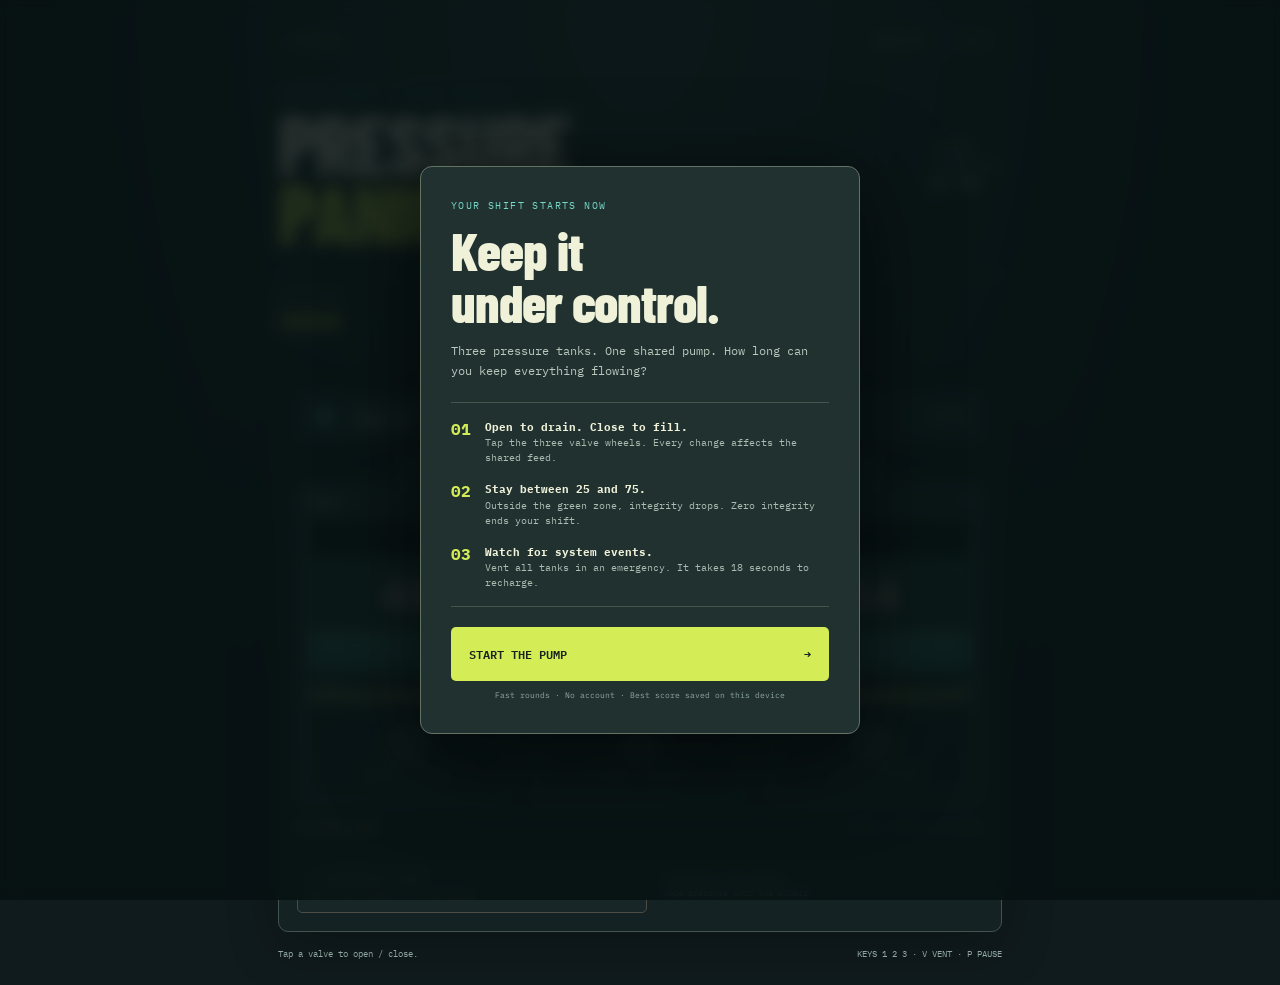
<file: pressure-panic/index.html>
<!doctype html><html lang="en"><head><meta charset="utf-8"><meta name="viewport" content="width=device-width,initial-scale=1,viewport-fit=cover"><meta name="theme-color" content="#101b1d"><meta name="description" content="Three valves. One overloaded pump. Keep your cool in a quick, touch-friendly pressure-balancing game."><title>Pressure Panic</title><style>@import url('https://fonts.googleapis.com/css2?family=Barlow+Condensed:wght@600;700;800&family=IBM+Plex+Mono:wght@400;500;600&display=swap');
:root{color-scheme:dark;--bg:#101b1d;--paper:#eff1d9;--muted:#90a6a2;--lime:#d4ed57;--cyan:#75d8c8;--red:#ff775f;--line:#344744}
*{box-sizing:border-box}
body{margin:0;background:radial-gradient(ellipse at 50% 0,#2d4140 0,transparent 65%),#101b1d;color:var(--paper);font-family:'IBM Plex Mono',monospace;font-size:12px;min-height:100svh}
button,a{-webkit-tap-highlight-color:transparent}
button{font:inherit;cursor:pointer;color:inherit;border:1px solid var(--line);background:#1d2b2c;border-radius:5px;touch-action:manipulation}
button:disabled{cursor:default;opacity:.48}
button:focus-visible,a:focus-visible{outline:3px solid var(--lime);outline-offset:4px}
button:hover:not(:disabled){filter:brightness(1.15)}
.console{width:min(780px,100%);padding:24px 28px 26px;margin:auto}
header{display:flex;justify-content:space-between;align-items:center;margin-bottom:30px}
.back{color:var(--muted);text-decoration:none;letter-spacing:.1em}
.tools{display:flex;gap:7px}
.tools button{padding:9px 12px;font-size:10px}
.title{display:flex;align-items:center;justify-content:space-between}
.eyebrow{font-size:10px;letter-spacing:.14em;color:var(--cyan);margin:0 0 9px}
h1{font-family:'Barlow Condensed',Impact,sans-serif;font-weight:800;font-size:clamp(55px,10vw,83px);line-height:.83;letter-spacing:-.025em;margin:0}
h1>span{display:block;color:var(--lime)}
.bolt{color:var(--cyan);font-size:.7em;margin-left:18px}
.stamp{font-size:11px;line-height:1.6;color:var(--muted);border-left:1px solid var(--line);padding-left:18px}
.stamp b{color:var(--paper)}
.stats{display:grid;grid-template-columns:1fr 1fr 1fr;margin:28px 0 18px;border-block:1px solid var(--line);padding:14px 0}
.stats>div{padding-left:20px;border-left:1px solid var(--line)}
.stats>div:first-child{padding-left:0;border:0}
small{font-size:9px;letter-spacing:.06em;color:var(--muted);display:block}
.stats strong{display:block;font-size:27px;font-weight:500;margin-top:2px}
.stats>div:first-child strong{color:var(--lime)}
.plant{padding:18px;background:#142224;border:1px solid #42544f;border-radius:10px;box-shadow:0 16px 50px #0004}
.pump{display:flex;align-items:center;gap:12px;border:1px solid var(--line);background:#223233;padding:9px 13px;border-radius:6px}
.pump b{font-size:12px;letter-spacing:.05em}
.rotor{font-size:33px;color:var(--cyan);line-height:1}
.running .rotor{animation:spin 3s linear infinite}
@keyframes spin{to{transform:rotate(360deg)}
}
.live{margin-left:auto;font-size:10px;color:var(--muted)}
.running .live{color:var(--lime)}
.manifold{height:24px;border-top:5px solid #536d67;display:flex;justify-content:space-around;margin:16px 15.7% 0;position:relative}
.manifold:before{content:'';height:17px;width:5px;background:#536d67;position:absolute;left:calc(50% - 2px);top:-21px}
.manifold i{position:absolute;top:0;width:5px;height:24px;background:#536d67}
.manifold i:first-child{left:0}
.manifold i:last-child{right:0}
.tanks{display:grid;grid-template-columns:repeat(3,1fr);gap:14px}
.tank{background:linear-gradient(135deg,#263a38,#1c2c2c);border:1px solid #49605a;border-radius:8px;padding:12px 10px 10px;text-align:center;transition:border-color .2s}
.tank.warning{border-color:var(--red)}
.tank-head{display:flex;justify-content:space-between;font-size:10px;color:var(--muted)}
.tank-head b{color:var(--paper)}
.gauge{height:153px;position:relative;margin:10px 0 7px;border:1px solid #52675d;background:#101b1d;border-radius:5px;overflow:hidden}
.safe{position:absolute;inset:25% 0;background:#24493e;border-block:1px dashed #91bd71;z-index:1}
.safe:before{content:'SAFE';position:absolute;right:6px;top:4px;font-size:8px;color:#b7df9566}
.water{position:absolute;bottom:0;width:100%;background:linear-gradient(0deg,#3c8c80aa,#75d8c899);border-top:2px solid var(--cyan)}
.warning .water{background:linear-gradient(0deg,#9f4439aa,#ff775f99);border-color:var(--red)}
.reading{position:absolute;inset:0;display:flex;align-items:center;justify-content:center;font-size:43px;color:var(--paper);z-index:2;text-shadow:0 2px 7px #000;font-weight:500}
.integrity-label{font-size:8px;display:flex;justify-content:space-between;color:var(--muted)}
.integrity{height:4px;background:#0b1516;margin:5px 0 11px;border-radius:2px;overflow:hidden}
.integrity i{display:block;height:100%;background:var(--lime)}
.warning .integrity i{background:var(--red)}
.valve{width:100%;height:86px;display:flex;flex-direction:column;align-items:center;justify-content:center;gap:6px;background:#142123}
.wheel{height:38px;width:38px;border:4px solid #7b9188;border-radius:50%;position:relative;transition:transform .18s}
.wheel:before,.wheel:after{content:'';position:absolute;top:13px;left:0;width:30px;height:4px;background:#7b9188}
.wheel:after{transform:rotate(90deg)}
.valve.open{border-color:var(--cyan);background:#1b3a35}
.open .wheel{border-color:var(--cyan);transform:rotate(45deg)}
.open .wheel:before,.open .wheel:after{background:var(--cyan)}
.valve-label{font-size:9px;letter-spacing:.07em}
.event{display:flex;align-items:center;gap:7px;padding:15px 0 12px;font-size:10px;color:var(--lime)}
.signal{width:6px;height:6px;background:currentColor;border-radius:50%}
.event-note{color:var(--muted);font-size:8px;margin-left:auto}
.event.alert{color:var(--red)}
.emergency{display:flex;gap:16px;align-items:center;border-top:1px solid var(--line);padding-top:13px}
.emergency button{padding:11px 13px;border-color:#8e7960;color:#f0c889;text-align:left;min-width:51%}
.emergency small{font-size:8px;margin-top:4px;color:#b4a488}
.emergency p{font-size:9px;color:var(--muted);line-height:1.6;margin:0}
footer{display:flex;justify-content:space-between;font-size:9px;color:var(--muted);padding-top:16px}
.overlay{position:fixed;inset:0;z-index:10;background:#071112d9;backdrop-filter:blur(8px);display:flex;align-items:center;justify-content:center;padding:20px;overflow:auto}
.overlay[hidden]{display:none}
.dialog{width:440px;max-width:100%;margin:auto;background:#203130;border:1px solid #627364;border-radius:12px;padding:30px;box-shadow:0 20px 90px #0009}
h2{font:800 54px/.95 'Barlow Condensed',Impact,sans-serif;letter-spacing:-.02em;margin:12px 0 14px}
.dialog p{color:#b9c8bc;font-size:12px;line-height:1.7}
.dialog #instructions{border-block:1px solid #42564c;margin:20px 0;padding:16px 0;display:grid;gap:16px}
#instructions>div{display:flex;gap:14px}
#instructions b{color:var(--lime);font-size:16px}
#instructions span{font-size:10px;line-height:1.5;color:#a9bcb0}
#instructions strong{display:block;color:var(--paper);font-size:11px}
.primary{width:100%;background:var(--lime);border:0;color:#18231c;font-weight:600;font-size:12px;padding:17px 18px;display:flex;justify-content:space-between}
.dialog .fine{font-size:8px;text-align:center;color:var(--muted);margin-bottom:0}
#newRun{width:100%;padding:12px;margin-top:10px}
.paused .rotor{animation-play-state:paused}
@media(max-width:500px){.console{padding:16px 14px 22px}
header{margin-bottom:24px}
.title .eyebrow{font-size:8px}
.stamp{font-size:9px;padding-left:10px}
.stats{margin-top:22px}
.stats strong{font-size:23px}
.stats>div{padding-left:12px}
.stats small{font-size:8px}
.plant{padding:12px}
.tanks{gap:7px}
.tank{padding:9px 6px}
.gauge{height:133px}
.reading{font-size:34px}
.valve{height:80px}
.event-note{display:none}
.emergency{gap:10px}
.emergency p{font-size:8px}
.emergency button{padding:10px;font-size:10px;min-width:60%}
.emergency small{font-size:7px}
footer span:last-child{display:none}
.dialog{padding:24px}
h2{font-size:48px}
.overlay{padding:16px}
}
@media(prefers-reduced-motion:reduce){*{animation:none!important;transition:none!important}
}

</style></head><body>
<main class="console">
<header><a href="../" class="back">← ARCADE</a><div class="tools"><button id="sound" aria-label="Enable sound" aria-pressed="false">SOUND OFF</button><button id="pause" disabled>PAUSE</button></div></header>
<section class="title"><div><p class="eyebrow">PORTAGE CREEK / CONTROL ROOM 03</p><h1>PRESSURE<span>PANIC<span class="bolt">✦</span></span></h1></div><div class="stamp">ARCADE<br>HYDRAULICS<br><b>NO. 003</b></div></section>
<section class="stats" aria-label="Game statistics"><div><small>SHIFT SCORE</small><strong id="score">0000</strong></div><div><small>TIME ONLINE</small><strong id="time">00:00</strong></div><div><small>PERSONAL BEST</small><strong id="best">0000</strong></div></section>
<section class="plant" aria-label="Pressure controls"><div class="pump"><span class="rotor" aria-hidden="true">✣</span><div><small>SHARED FEED PUMP</small><b id="stage">STAGE 01</b></div><span id="live" class="live">STANDBY</span></div>
<div class="manifold" aria-hidden="true"><i></i><i></i><i></i></div>
<div class="tanks" id="tanks"></div>
<div class="event"><span class="signal"></span><span id="event">SYSTEM READY</span><span class="event-note">KEEP ALL THREE IN THE GREEN</span></div>
<div class="emergency"><button id="vent" disabled><span>↓ EMERGENCY VENT</span><small id="ventLabel">DROPS ALL THREE · 18s RECHARGE</small></button><p>Closing one valve pushes<br>more pressure into the others.</p></div>
</section><footer><span>Tap a valve to open / close.</span><span>KEYS 1 2 3 · V VENT · P PAUSE</span></footer>
</main>
<div class="overlay" id="overlay"><section class="dialog" role="dialog" aria-modal="true" aria-labelledby="dialogTitle"><span class="eyebrow" id="dialogEyebrow">YOUR SHIFT STARTS NOW</span><h2 id="dialogTitle">Keep it<br>under control.</h2><p id="dialogText">Three pressure tanks. One shared pump. How long can you keep everything flowing?</p><div id="instructions"><div><b>01</b><span><strong>Open to drain. Close to fill.</strong>Tap the three valve wheels. Every change affects the shared feed.</span></div><div><b>02</b><span><strong>Stay between 25 and 75.</strong>Outside the green zone, integrity drops. Zero integrity ends your shift.</span></div><div><b>03</b><span><strong>Watch for system events.</strong>Vent all tanks in an emergency. It takes 18 seconds to recharge.</span></div></div><button id="start" class="primary">START THE PUMP <span>→</span></button><button id="newRun" hidden>START NEW SHIFT</button><p class="fine" id="dialogFine">Fast rounds · No account · Best score saved on this device</p></section></div>
<script>/* Pressure Panic: deliberately arcade hydraulics, not an engineering solver. */
(function(root){
'use strict';
const clamp=(n,a,b)=>Math.max(a,Math.min(b,n));
function create(){return {time:0,score:0,stage:1,cooldown:0,over:false,event:'STEADY FLOW',tanks:[0,1,2].map((i)=>({p:48+i*3,open:false,health:100,flow:0})),nextEvent:14,eventUntil:0,eventType:0,eventTank:0};}
function toggle(s,i){if(!s.over&&s.tanks[i])s.tanks[i].open=!s.tanks[i].open;}
function vent(s){if(s.over||s.cooldown>0)return false;s.tanks.forEach(t=>t.p=clamp(t.p-22,0,100));s.cooldown=18;return true;}
function step(s,dt){if(s.over)return;s.time+=dt;s.stage=1+Math.floor(s.time/20);s.cooldown=Math.max(0,s.cooldown-dt);
if(s.time>=s.nextEvent){s.eventType=1+Math.floor(s.time/14)%3;s.eventTank=Math.floor(s.time/14)%3;s.eventUntil=s.time+7;s.nextEvent=s.time+Math.max(10,16-s.stage);}
if(s.time>=s.eventUntil)s.eventType=0;
s.event=s.eventType===1?'PUMP SURGE':s.eventType===2?'LINE '+('ABC'[s.eventTank])+' RESTRICTION':s.eventType===3?'DEMAND SPIKE':'STEADY FLOW';
const closed=s.tanks.filter(t=>!t.open).length,level=Math.min(s.stage-1,10),inflow=7+level*.55+(s.eventType===1?5:0);
s.tanks.forEach((t,i)=>{let input=inflow+(closed-1)*1.5+Math.sin(s.time*.7+i*2)*1.15;
if(s.eventType===2&&i===s.eventTank)input-=5;
const output=(t.open?17+level*.7:0)+(s.eventType===3?4:0);t.flow=input-output;t.p=clamp(t.p+t.flow*dt,0,100);
const unsafe=t.p<25||t.p>75,severity=t.p<25?(25-t.p)/25:(t.p-75)/25;
t.health=clamp(t.health+(unsafe?-(7+Math.max(0,severity)*22):4)*dt,0,100);
if(t.health<=0)s.over=true;});
const safe=s.tanks.filter(t=>t.p>=25&&t.p<=75).length;s.score+=dt*(5+safe*5);return s;}
const api={create,toggle,vent,step};if(typeof module!=='undefined')module.exports=api;root.PressureEngine=api;
})(typeof window!=='undefined'?window:globalThis);
</script><script>'use strict';
(()=>{
const $=id=>document.getElementById(id),E=window.PressureEngine;
let state=E.create(),mode='intro',last=0,best=0,sound=false,audio;
try{best=Number(localStorage.getItem('pressure-panic-best'))||0;sound=localStorage.getItem('pressure-panic-sound')==='1';}catch{}
const save=(k,v)=>{try{localStorage.setItem(k,String(v));}catch{}};
$('tanks').innerHTML=state.tanks.map((_,i)=>`<article class="tank" id="tank${i}"><div class="tank-head"><b>LINE ${'ABC'[i]}</b><span>${i+1}</span></div><div class="gauge"><div class="safe"></div><div class="water" id="water${i}"></div><strong class="reading" id="p${i}">50</strong></div><div class="integrity-label"><span>INTEGRITY</span><span id="health${i}">100%</span></div><div class="integrity"><i id="bar${i}"></i></div><button class="valve" id="valve${i}" disabled aria-label="Open valve ${'ABC'[i]}" aria-pressed="false"><span class="wheel" aria-hidden="true"></span><span class="valve-label">CLOSED · FILLING</span></button></article>`).join('');
function beep(f=320){if(!sound)return;try{audio??=new(window.AudioContext||window.webkitAudioContext)();audio.resume();const o=audio.createOscillator(),g=audio.createGain();o.type='sine';o.frequency.value=f;g.gain.setValueAtTime(.06,audio.currentTime);g.gain.exponentialRampToValueAtTime(.001,audio.currentTime+.08);o.connect(g);g.connect(audio.destination);o.start();o.stop(audio.currentTime+.08);}catch{}}
function audioLabel(){$('sound').textContent=sound?'SOUND ON':'SOUND OFF';$('sound').setAttribute('aria-pressed',String(sound));$('sound').setAttribute('aria-label',sound?'Disable sound':'Enable sound');}
$('sound').onclick=()=>{sound=!sound;save('pressure-panic-sound',sound?1:0);audioLabel();beep();};audioLabel();
function toggle(i){if(mode!=='playing')return;E.toggle(state,i);beep(state.tanks[i].open?430:270);render();}
for(let i=0;i<3;i++)$('valve'+i).onclick=()=>toggle(i);
$('vent').onclick=()=>{if(mode==='playing'&&E.vent(state)){beep(120);render();}};
function start(){state=E.create();mode='playing';last=performance.now();$('overlay').hidden=true;$('pause').textContent='PAUSE';document.body.classList.remove('paused');document.body.classList.add('running');render();beep(500);}
function pause(){if(mode!=='playing')return;mode='paused';document.body.classList.add('paused');showDialog('SHIFT PAUSED','Take a breath.','Your pressure is frozen. Pick up exactly where you left off.','RESUME THE SHIFT',false);render();}
function resume(){if(mode!=='paused')return;mode='playing';last=performance.now();$('overlay').hidden=true;document.body.classList.remove('paused');render();}
function showDialog(eyebrow,title,text,label,instructions){$('dialogEyebrow').textContent=eyebrow;$('dialogTitle').textContent=title;$('dialogText').textContent=text;$('start').textContent=label;$('instructions').style.display=instructions?'grid':'none';$('newRun').hidden=mode!=='paused';$('dialogFine').textContent=mode==='paused'?'The pump waits for you.':'Best score saved on this device · One more shift?';$('overlay').hidden=false;$('start').focus();}
function finish(){mode='over';document.body.classList.remove('running');const score=Math.floor(state.score),record=score>best;best=Math.max(best,score);save('pressure-panic-best',best);showDialog(record?'NEW PERSONAL BEST':'SYSTEM SHUTDOWN','Pressure got you.',`${score} points · ${Math.floor(state.time)} seconds online · Stage ${state.stage}. ${'Line '+('ABC'[state.tanks.findIndex(t=>t.health<=0)])} lost integrity.`,'TRY ANOTHER SHIFT',false);beep(90);}
$('start').onclick=()=>mode==='paused'?resume():start();$('newRun').onclick=start;$('pause').onclick=pause;
document.addEventListener('keydown',e=>{if(e.repeat||e.ctrlKey||e.metaKey||e.altKey)return;const k=e.key.toLowerCase();if(['1','2','3','v','p','escape'].includes(k))e.preventDefault();if('123'.includes(k)&&k.length===1)toggle(+k-1);if(k==='v')$('vent').click();if(k==='p'||k==='escape'){if(mode==='playing')pause();else if(mode==='paused')resume();}});
document.addEventListener('visibilitychange',()=>{if(document.hidden)pause();});window.addEventListener('blur',pause);
function render(){const playing=mode==='playing';$('score').textContent=String(Math.floor(state.score)).padStart(4,'0');$('best').textContent=String(best).padStart(4,'0');$('time').textContent=String(Math.floor(state.time/60)).padStart(2,'0')+':'+String(Math.floor(state.time%60)).padStart(2,'0');$('stage').textContent='STAGE '+String(state.stage).padStart(2,'0');$('live').textContent=playing?'● ONLINE':mode==='paused'?'● PAUSED':mode==='over'?'● OFFLINE':'STANDBY';$('pause').disabled=!playing;$('vent').disabled=!playing||state.cooldown>0;$('ventLabel').textContent=state.cooldown>0?'RECHARGING · '+Math.ceil(state.cooldown)+'s':'DROPS ALL THREE · 18s RECHARGE';$('event').textContent=mode==='intro'?'SYSTEM READY':state.event;$('event').parentElement.classList.toggle('alert',state.eventType!==0);
state.tanks.forEach((t,i)=>{$('p'+i).textContent=Math.round(t.p);$('water'+i).style.height=t.p+'%';$('health'+i).textContent=Math.ceil(t.health)+'%';$('bar'+i).style.width=t.health+'%';$('tank'+i).classList.toggle('warning',t.p<25||t.p>75);const b=$('valve'+i);b.disabled=!playing;b.classList.toggle('open',t.open);b.setAttribute('aria-pressed',String(t.open));b.setAttribute('aria-label',(t.open?'Close':'Open')+' valve '+'ABC'[i]);b.querySelector('.valve-label').textContent=t.open?'OPEN · DRAINING':'CLOSED · FILLING';});}
function frame(now){if(mode==='playing'){const dt=Math.min((now-last)/1000,.1);E.step(state,Math.max(0,dt));if(state.over)finish();render();}last=now;requestAnimationFrame(frame);}render();requestAnimationFrame(frame);
window.pressurePanic={getState:()=>({mode,...JSON.parse(JSON.stringify(state)),best})};
})();
</script></body></html>
</file>
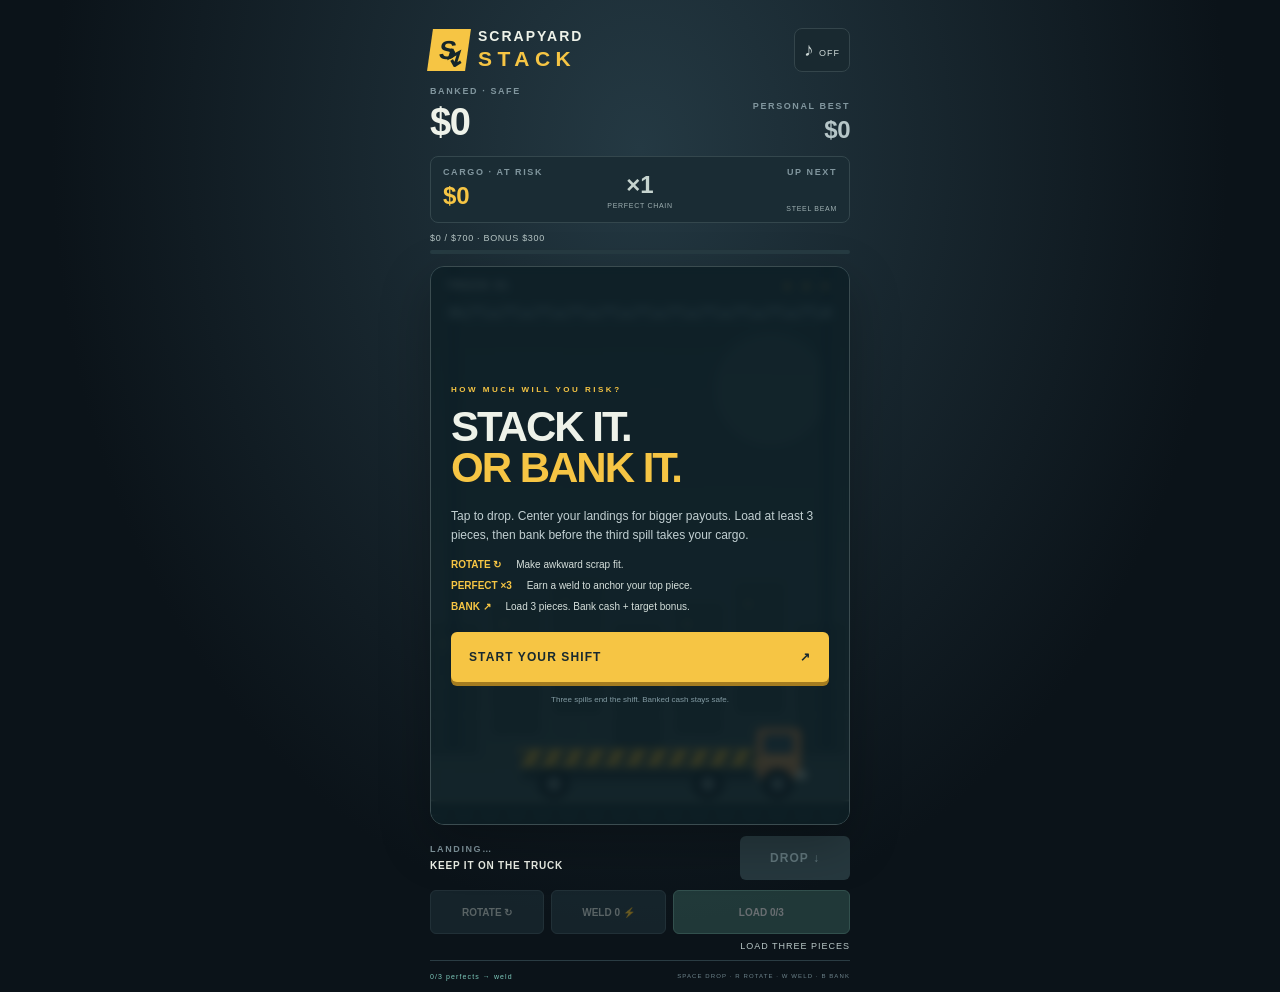
<file: scrapyard/index.html>
<!doctype html><html lang="en"><head><meta charset="utf-8"><meta name="viewport" content="width=device-width,initial-scale=1,viewport-fit=cover"><meta name="theme-color" content="#101b22"><meta name="description" content="Stack scrap, build your multiplier, then bank it before gravity collects."><title>Scrapyard Stack</title><link rel="stylesheet" href="style.css"></head><body><main class="shell"><header><a class="brand" href="./" aria-label="Scrapyard Stack home"><span class="brand-icon">S<span>↯</span></span><span>SCRAPYARD<small>STACK</small></span></a><button id="sound" class="icon-button" aria-label="Enable sound">♪ <span>OFF</span></button></header><section class="dashboard" aria-label="Score"><div><span class="eyebrow">BANKED · SAFE</span><strong id="score">$0</strong></div><div class="best"><span class="eyebrow">PERSONAL BEST</span><strong id="best">$0</strong></div></section><section class="risk-strip"><div><span class="eyebrow">CARGO · AT RISK</span><strong id="cargo">$0</strong></div><div class="combo-box"><strong id="combo">×1</strong><span>PERFECT CHAIN</span></div><div class="next-box"><span class="eyebrow">UP NEXT</span><div class="shape-holder"><i id="nextShape"></i></div><span id="nextName">STEEL BEAM</span></div></section><section class="contract"><span id="contractText">$0 / $700 · BONUS $300</span><div><i id="contractFill"></i></div></section><section class="game-wrap"><canvas id="game" width="480" height="640" aria-label="Tap or press Space to drop. R rotates, W welds, B banks." tabindex="0"></canvas><div class="arena-top"><span id="load">TRUCK 01</span><span id="lives" aria-label="Three spills remaining">● ● ●</span></div><div id="toast" aria-live="polite"></div><div id="overlay" class="overlay"><div class="modal"><div class="badge">HOW MUCH WILL YOU RISK?</div><h1>STACK IT.<br><em>OR BANK IT.</em></h1><p>Tap to drop. Center your landings for bigger payouts. Load at least 3 pieces, then bank before the third spill takes your cargo.</p><div class="rules"><span><b>ROTATE ↻</b> Make awkward scrap fit.</span><span><b>PERFECT ×3</b> Earn a weld to anchor your top piece.</span><span><b>BANK ↗</b> Load 3 pieces. Bank cash + target bonus.</span></div><button id="start" class="primary">START YOUR SHIFT <span>↗</span></button><small>Three spills end the shift. Banked cash stays safe.</small></div></div></section><footer><div><span class="eyebrow" id="statusLabel">ON THE MAGNET</span><strong id="pieceName">READY TO WORK?</strong></div><button id="drop" class="drop-button" disabled>DROP ↓</button></footer><div class="controls"><button id="rotate" disabled aria-label="Rotate held scrap 90 degrees">ROTATE ↻</button><button id="weld" disabled aria-label="Use one weld to anchor the newest settled piece">WELD 0 ⚡</button><button id="bank" disabled>BANK $0 ↗</button></div><div id="bankHint" class="bank-hint">LOAD THREE PIECES</div><div class="bottom-note"><span id="weldProgress">0/3 perfects → weld</span><span>SPACE DROP · R ROTATE · W WELD · B BANK</span></div></main><script src="vendor/matter.min.js"></script><script src="game.js"></script></body></html>
</file>
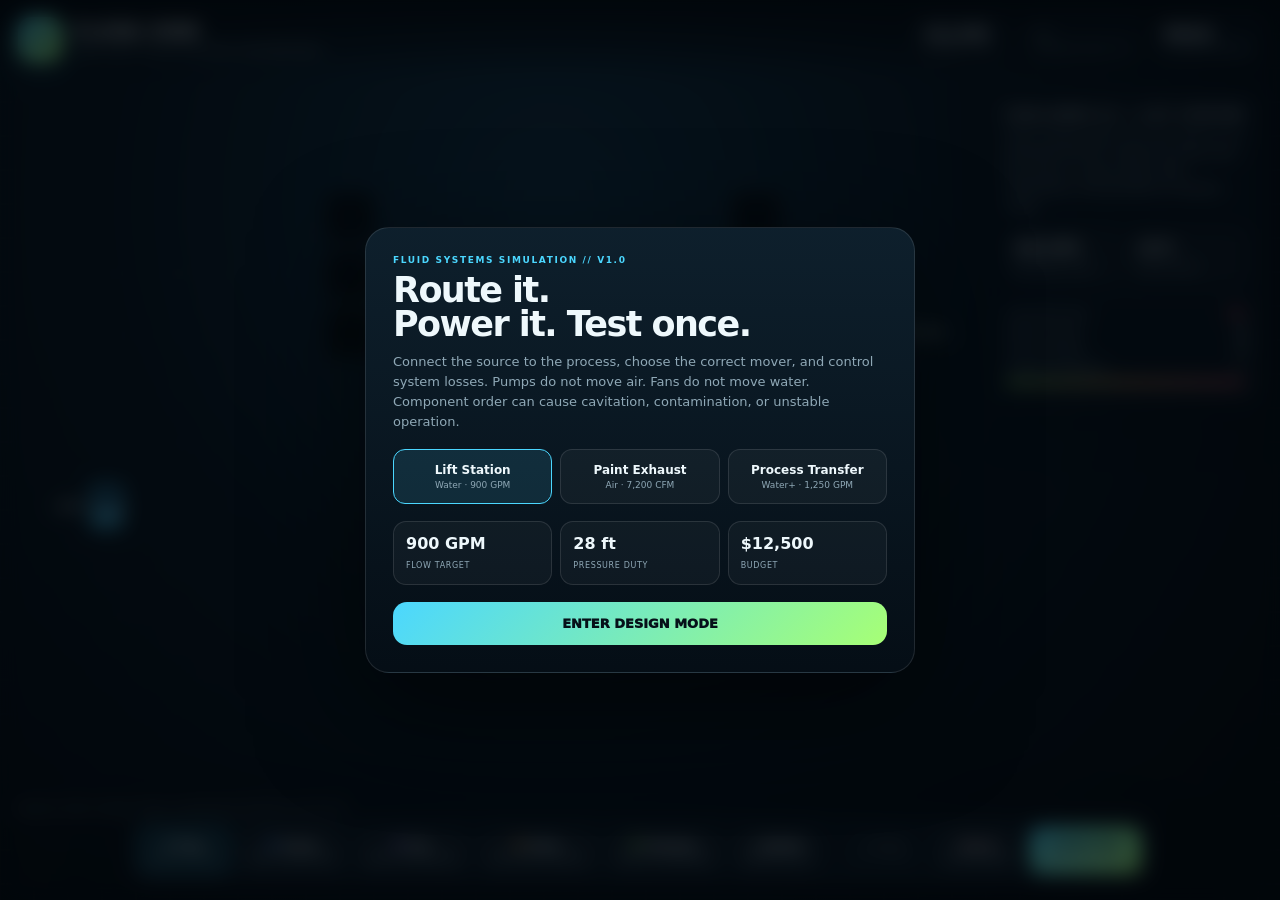
<file: flow-one.html>
<!DOCTYPE html>
<html lang="en">
<head>
<meta charset="UTF-8" />
<meta name="viewport" content="width=device-width, initial-scale=1, maximum-scale=1, user-scalable=no" />
<title>FLOW//ONE — One-Shot Fluid Engineering</title>
<style>
  :root{
    --bg:#061019;--panel:rgba(9,22,32,.88);--panel2:rgba(12,29,42,.96);--line:rgba(255,255,255,.11);
    --text:#eef8fc;--muted:#8fa8b6;--cyan:#4bd7ff;--blue:#4a94ff;--lime:#a7ff75;--orange:#ffb45e;
    --red:#ff5d73;--violet:#ad8cff;--pipe:#93bed1;--duct:#aab6c3;
  }
  *{box-sizing:border-box} html,body{margin:0;width:100%;height:100%;overflow:hidden;background:var(--bg);color:var(--text);font-family:Inter,ui-sans-serif,system-ui,-apple-system,BlinkMacSystemFont,"Segoe UI",sans-serif}
  button{font:inherit} #app{position:relative;width:100%;height:100%;background:radial-gradient(circle at 46% 8%,#123044 0,#07131e 43%,#03080d 100%)}
  canvas{position:absolute;inset:0;width:100%;height:100%;touch-action:none}
  .topbar{position:absolute;left:0;right:0;top:0;min-height:78px;display:flex;align-items:center;justify-content:space-between;gap:14px;padding:14px 18px;background:linear-gradient(180deg,rgba(2,8,13,.97),rgba(2,8,13,.56),transparent);pointer-events:none}
  .brand{display:flex;align-items:center;gap:12px;min-width:0}.logo{width:44px;height:44px;border-radius:14px;display:grid;place-items:center;color:#061019;font-weight:950;font-size:13px;letter-spacing:-1px;background:linear-gradient(135deg,var(--cyan),var(--lime));box-shadow:0 8px 30px rgba(75,215,255,.22)}
  .title{line-height:1;min-width:0}.title strong{display:block;font-size:17px;letter-spacing:.13em}.title span{display:block;margin-top:6px;color:var(--muted);font-size:10px;letter-spacing:.12em;text-transform:uppercase;white-space:nowrap;overflow:hidden;text-overflow:ellipsis}
  .stats{display:flex;gap:8px;pointer-events:auto}.stat{min-width:102px;padding:9px 12px;border:1px solid var(--line);background:rgba(7,18,27,.76);border-radius:13px;backdrop-filter:blur(14px)}.stat b{display:block;font-size:14px}.stat small{display:block;margin-top:2px;color:var(--muted);font-size:9px;text-transform:uppercase;letter-spacing:.1em}.stat.danger b{color:var(--red)}
  .side{position:absolute;right:18px;top:91px;width:274px;padding:16px;border:1px solid var(--line);border-radius:17px;background:rgba(7,19,29,.77);backdrop-filter:blur(17px);box-shadow:0 18px 60px rgba(0,0,0,.18)}
  .side h3{margin:0 0 7px;font-size:11px;letter-spacing:.16em;text-transform:uppercase}.side p{margin:0;color:var(--muted);font-size:12px;line-height:1.48}.targets{display:grid;grid-template-columns:1fr 1fr;gap:7px;margin-top:13px}.target{padding:9px;border:1px solid var(--line);border-radius:11px;background:rgba(255,255,255,.035)}.target b{display:block;font-size:13px}.target small{color:var(--muted);font-size:8px;text-transform:uppercase;letter-spacing:.09em}
  .analysis{margin-top:12px;border-top:1px solid var(--line);padding-top:11px;display:grid;gap:7px}.analysis-row{display:flex;justify-content:space-between;gap:12px;color:var(--muted);font-size:10px}.analysis-row b{color:var(--text);font-weight:700}.lossbar{height:5px;border-radius:9px;background:linear-gradient(90deg,var(--lime),var(--orange),var(--red));opacity:.9}
  .toolbar{position:absolute;left:50%;bottom:17px;transform:translateX(-50%);display:flex;align-items:center;gap:7px;padding:8px;border:1px solid var(--line);border-radius:18px;background:var(--panel);backdrop-filter:blur(18px);box-shadow:0 20px 65px rgba(0,0,0,.38)}
  .tool,.action{border:1px solid transparent;background:rgba(255,255,255,.045);color:var(--text);border-radius:12px;min-height:47px;padding:8px 11px;cursor:pointer;transition:.15s ease;user-select:none;-webkit-tap-highlight-color:transparent}.tool:hover,.action:hover{background:rgba(255,255,255,.09);transform:translateY(-1px)}.tool.active{border-color:rgba(75,215,255,.65);background:rgba(75,215,255,.14);box-shadow:0 0 0 3px rgba(75,215,255,.06) inset}.tool b,.action b{display:block;font-size:11px;white-space:nowrap}.tool small,.action small{display:block;margin-top:2px;font-size:8px;color:var(--muted);text-transform:uppercase;letter-spacing:.06em;white-space:nowrap}.dot{display:inline-block;width:8px;height:8px;margin-right:6px;border-radius:50%;vertical-align:1px}.separator{width:1px;height:36px;background:var(--line);margin:0 1px}.action.primary{background:linear-gradient(135deg,var(--cyan),var(--lime));color:#061019;font-weight:900;padding-inline:15px}.action.warn{color:#ffd9df}.action:disabled,.tool:disabled{opacity:.35;cursor:not-allowed;transform:none}
  .toast{position:absolute;left:50%;top:96px;transform:translate(-50%,-12px);opacity:0;pointer-events:none;max-width:min(590px,calc(100vw - 32px));padding:12px 16px;border:1px solid var(--line);border-radius:13px;background:rgba(5,15,23,.93);backdrop-filter:blur(15px);font-size:12px;text-align:center;transition:.24s ease;z-index:4}.toast.show{opacity:1;transform:translate(-50%,0)}.toast.success{border-color:rgba(167,255,117,.48)}.toast.fail{border-color:rgba(255,93,115,.52)}
  .modal{position:absolute;inset:0;display:none;place-items:center;padding:24px;background:rgba(2,7,11,.70);backdrop-filter:blur(10px);z-index:8}.modal.show{display:grid}.card{width:min(550px,100%);padding:27px;border:1px solid var(--line);border-radius:24px;background:linear-gradient(180deg,rgba(14,32,45,.98),rgba(5,14,22,.99));box-shadow:0 32px 110px rgba(0,0,0,.56)}.eyebrow{color:var(--cyan);font-size:9px;font-weight:900;letter-spacing:.18em;text-transform:uppercase}.card h1{margin:8px 0 10px;font-size:35px;line-height:.98;letter-spacing:-.045em}.card p{margin:0;color:var(--muted);line-height:1.55;font-size:13px}.level-grid{display:grid;grid-template-columns:repeat(3,1fr);gap:8px;margin:17px 0}.level-btn{padding:13px 8px;border:1px solid var(--line);background:rgba(255,255,255,.04);color:var(--text);border-radius:12px;cursor:pointer}.level-btn.active{border-color:var(--cyan);background:rgba(75,215,255,.12)}.level-btn b{display:block;font-size:12px}.level-btn small{display:block;margin-top:3px;color:var(--muted);font-size:9px}.mission{display:grid;grid-template-columns:repeat(3,1fr);gap:8px;margin:17px 0}.mission div{padding:12px;border:1px solid var(--line);border-radius:13px;background:rgba(255,255,255,.035)}.mission b{display:block;font-size:16px}.mission small{color:var(--muted);text-transform:uppercase;letter-spacing:.08em;font-size:8px}.bigbtn{width:100%;border:0;border-radius:14px;padding:14px;background:linear-gradient(135deg,var(--cyan),var(--lime));color:#061019;font-weight:950;font-size:13px;cursor:pointer}.result-list{display:grid;gap:7px;margin:16px 0}.result-row{display:flex;align-items:center;justify-content:space-between;gap:14px;padding:9px 11px;border:1px solid var(--line);border-radius:11px;background:rgba(255,255,255,.025);font-size:11px}.result-row span{color:var(--muted)}.result-row b.ok{color:var(--lime)}.result-row b.bad{color:var(--red)}
  .hint{position:absolute;left:18px;bottom:86px;color:rgba(220,238,246,.55);font-size:10px;letter-spacing:.04em;pointer-events:none}
  @media(max-width:900px){.side{display:none}.stats .stat:nth-child(3){display:none}.toolbar{left:8px;right:8px;bottom:8px;transform:none;overflow-x:auto;justify-content:flex-start}.tool,.action{flex:0 0 auto}.hint{display:none}}
  @media(max-width:580px){.topbar{padding:10px 11px}.logo{width:38px;height:38px;border-radius:12px}.title strong{font-size:13px}.title span{max-width:140px}.stats .stat:nth-child(2){display:none}.stat{min-width:84px;padding:8px 9px}.toolbar small{display:none}.tool,.action{min-height:40px;padding:8px 10px}.card{padding:21px}.card h1{font-size:29px}.level-grid{grid-template-columns:1fr}.level-btn{display:flex;justify-content:space-between;align-items:center}.level-btn small{margin:0}.mission b{font-size:13px}}
</style>
</head>
<body>
<div id="app">
  <canvas id="game"></canvas>
  <div class="topbar">
    <div class="brand"><div class="logo">F//1</div><div class="title"><strong>FLOW//ONE</strong><span>One-shot fluid systems engineering</span></div></div>
    <div class="stats">
      <div class="stat" id="budgetStat"><b id="budgetText">$0</b><small>Budget left</small></div>
      <div class="stat"><b id="lossText">0.0</b><small id="lossLabel">Design loss</small></div>
      <div class="stat"><b id="statusText">BUILD</b><small>System status</small></div>
    </div>
  </div>
  <aside class="side">
    <h3 id="challengeTitle">Challenge 01</h3><p id="challengeCopy"></p>
    <div class="targets">
      <div class="target"><b id="targetFlow">—</b><small>Required flow</small></div>
      <div class="target"><b id="targetPressure">—</b><small id="pressureLabel">Static head</small></div>
    </div>
    <div class="analysis">
      <div class="analysis-row"><span>Connected route</span><b id="routeReadout">NO</b></div>
      <div class="analysis-row"><span>Fittings / bends</span><b id="bendReadout">0</b></div>
      <div class="analysis-row"><span id="moverName">Pumps installed</span><b id="moverReadout">0</b></div>
      <div class="analysis-row"><span>Projected resistance</span><b id="resistanceReadout">—</b></div>
      <div class="lossbar"></div>
    </div>
  </aside>
  <div class="toolbar">
    <button class="tool active" data-tool="conduit"><b><i class="dot" style="background:var(--pipe)"></i><span id="conduitTool">Pipe</span></b><small>Draw a route</small></button>
    <button class="tool" data-tool="pump"><b><i class="dot" style="background:var(--blue)"></i>Pump</b><small>Adds liquid head</small></button>
    <button class="tool" data-tool="fan"><b><i class="dot" style="background:var(--violet)"></i>Fan</b><small>Adds air pressure</small></button>
    <button class="tool" data-tool="valve"><b><i class="dot" style="background:var(--orange)"></i><span id="valveTool">Valve</span></b><small>Isolation / balance</small></button>
    <button class="tool" data-tool="filter"><b><i class="dot" style="background:var(--lime)"></i><span id="filterTool">Strainer</span></b><small>Protect equipment</small></button>
    <button class="tool" data-tool="delete"><b>✕ Delete</b><small>Remove cells</small></button>
    <span class="separator"></span>
    <button class="action" id="undoBtn"><b>↶ Undo</b><small>Last change</small></button>
    <button class="action warn" id="resetBtn"><b>Reset</b><small>Clear design</small></button>
    <button class="action primary" id="testBtn"><b>▶ RUN TEST</b><small>Your one shot</small></button>
  </div>
  <div class="hint">Drag to route conduit. Place components directly on the line.</div>
  <div class="toast" id="toast"></div>
  <div class="modal show" id="introModal">
    <div class="card">
      <div class="eyebrow">Fluid systems simulation // v1.0</div>
      <h1>Route it.<br>Power it. Test once.</h1>
      <p>Connect the source to the process, choose the correct mover, and control system losses. Pumps do not move air. Fans do not move water. Component order can cause cavitation, contamination, or unstable operation.</p>
      <div class="level-grid" id="levelGrid"></div>
      <div class="mission"><div><b id="mFlow">—</b><small>Flow target</small></div><div><b id="mPressure">—</b><small>Pressure duty</small></div><div><b id="mBudget">—</b><small>Budget</small></div></div>
      <button class="bigbtn" id="startBtn">ENTER DESIGN MODE</button>
    </div>
  </div>
  <div class="modal" id="resultModal">
    <div class="card">
      <div class="eyebrow" id="resultEyebrow">Test complete</div><h1 id="resultTitle">System commissioned.</h1><p id="resultCopy"></p>
      <div class="mission"><div><b id="rFlow">—</b><small>Delivered flow</small></div><div><b id="rPower">—</b><small>Input power</small></div><div><b id="rScore">0</b><small>Score</small></div></div>
      <div class="result-list" id="resultList"></div>
      <button class="bigbtn" id="againBtn">REDESIGN SYSTEM</button>
    </div>
  </div>
</div>
<script>
(()=>{
'use strict';
const $=s=>document.querySelector(s), $$=s=>[...document.querySelectorAll(s)];
const canvas=$('#game'),ctx=canvas.getContext('2d');
const ui={budgetText:$('#budgetText'),budgetStat:$('#budgetStat'),lossText:$('#lossText'),lossLabel:$('#lossLabel'),statusText:$('#statusText'),challengeTitle:$('#challengeTitle'),challengeCopy:$('#challengeCopy'),targetFlow:$('#targetFlow'),targetPressure:$('#targetPressure'),pressureLabel:$('#pressureLabel'),routeReadout:$('#routeReadout'),bendReadout:$('#bendReadout'),moverName:$('#moverName'),moverReadout:$('#moverReadout'),resistanceReadout:$('#resistanceReadout'),conduitTool:$('#conduitTool'),valveTool:$('#valveTool'),filterTool:$('#filterTool'),toast:$('#toast'),intro:$('#introModal'),result:$('#resultModal'),levelGrid:$('#levelGrid'),start:$('#startBtn'),test:$('#testBtn'),undo:$('#undoBtn'),reset:$('#resetBtn'),again:$('#againBtn')};
const COLS=14,ROWS=8;
const COST={conduit:240,pump:3400,fan:2950,valve:700,filter:900};
const LEVELS=[
 {name:'Lift Station',tag:'Water',medium:'water',source:'BASIN',sink:'PROCESS',sourceRow:5,sinkRow:2,target:900,unit:'GPM',pressure:28,pressureUnit:'ft',pressureName:'Static head',budget:12500,mover:'pump',requiredMovers:1,moverPressure:62,designFlow:1250,maxPressure:95,baseLoss:6,cellLoss:.55,bendLoss:1.8,valveLoss:2.4,filterLoss:4.8,npsha:13,npshr:4.5,requiresValve:true,requiresFilter:false,copy:'Feed cooling water from the basin to an elevated process. Keep the pump near the source, avoid suction-side restrictions, and provide an isolation valve.',obstacles:[[4,0],[4,1],[4,2],[8,4],[8,5],[8,6],[11,0],[11,1]]},
 {name:'Paint Exhaust',tag:'Air',medium:'air',source:'BOOTH',sink:'STACK',sourceRow:4,sinkRow:1,target:7200,unit:'CFM',pressure:.4,pressureUnit:'in.w.g.',pressureName:'Outlet duty',budget:11800,mover:'fan',requiredMovers:1,moverPressure:5.2,designFlow:9000,maxPressure:8,baseLoss:.5,cellLoss:.10,bendLoss:.35,valveLoss:.55,filterLoss:1.45,requiresValve:false,requiresFilter:true,copy:'Pull contaminated air from the paint booth through filtration and discharge it to the stack. Put the fan on the clean side of the filter when practical.',obstacles:[[3,0],[3,1],[3,2],[6,5],[6,6],[6,7],[10,2],[10,3],[10,4],[12,5],[12,6]]},
 {name:'Process Transfer',tag:'Water+',medium:'water',source:'DAY TANK',sink:'REACTOR',sourceRow:6,sinkRow:1,target:1250,unit:'GPM',pressure:42,pressureUnit:'ft',pressureName:'Static head',budget:17800,mover:'pump',requiredMovers:2,moverPressure:58,designFlow:1100,maxPressure:125,baseLoss:8,cellLoss:.70,bendLoss:2.2,valveLoss:2.2,filterLoss:5.5,npsha:14,npshr:5,requiresValve:true,requiresFilter:true,copy:'Supply a high-elevation reactor through a protected process line. One pump cannot meet duty; use staged pumping without exceeding the pressure limit.',obstacles:[[2,0],[2,1],[5,3],[5,4],[5,5],[7,0],[7,1],[7,2],[9,5],[9,6],[9,7],[12,2],[12,3]]}
];
let W=0,H=0,DPR=1,grid={x:0,y:0,cw:48,ch:48,w:0,h:0};
let levelIndex=0,level=LEVELS[0],cells=new Map(),history=[],tool='conduit',mode='build',route=[],metrics=null,simT=0,lastTime=0,painting=false,lastPaint='',toastTimer=0,hoverCell=null;
const key=(c,r)=>`${c},${r}`; const parse=k=>k.split(',').map(Number); const isObstacle=(c,r)=>level.obstacles.some(o=>o[0]===c&&o[1]===r);
function fmtMoney(n){return (n<0?'−':'')+'$'+Math.abs(Math.round(n)).toLocaleString()}
function setLevel(i){levelIndex=i;level=LEVELS[i];cells=new Map();history=[];route=[];metrics=null;mode='build';simT=0;tool='conduit';syncTools();updateLevelUI();updateStats();}
function updateLevelUI(){
 ui.challengeTitle.textContent=`Challenge ${String(levelIndex+1).padStart(2,'0')} // ${level.name}`;ui.challengeCopy.textContent=level.copy;
 ui.targetFlow.textContent=`${level.target.toLocaleString()} ${level.unit}`;ui.targetPressure.textContent=`${level.pressure} ${level.pressureUnit}`;ui.pressureLabel.textContent=level.pressureName;
 ui.conduitTool.textContent=level.medium==='water'?'Pipe':'Duct';ui.valveTool.textContent=level.medium==='water'?'Valve':'Damper';ui.filterTool.textContent=level.medium==='water'?'Strainer':'Filter';
 ui.moverName.textContent=level.medium==='water'?'Pumps installed':'Fans installed';ui.lossLabel.textContent=level.medium==='water'?'Design loss (ft)':'Design loss (in.w.g.)';
 $('#mFlow').textContent=`${level.target.toLocaleString()} ${level.unit}`;$('#mPressure').textContent=`${level.pressure} ${level.pressureUnit}`;$('#mBudget').textContent=fmtMoney(level.budget);
 }
function buildLevelButtons(){ui.levelGrid.innerHTML='';LEVELS.forEach((l,i)=>{const b=document.createElement('button');b.className='level-btn'+(i===levelIndex?' active':'');b.innerHTML=`<b>${l.name}</b><small>${l.tag} · ${l.target.toLocaleString()} ${l.unit}</small>`;b.onclick=()=>{setLevel(i);buildLevelButtons()};ui.levelGrid.appendChild(b)})}
function snapshot(){history.push(JSON.stringify([...cells]));if(history.length>30)history.shift();}
function restore(s){cells=new Map(JSON.parse(s));route=[];metrics=null;updateStats();}
function totalCost(){let n=0;for(const t of cells.values())n+=COST[t]||0;return n}
function inGrid(c,r){return c>=0&&c<COLS&&r>=0&&r<ROWS}
function occupied(c,r){return cells.has(key(c,r))||((c===0&&r===level.sourceRow)||(c===COLS-1&&r===level.sinkRow))}
function cellAt(px,py){const c=Math.floor((px-grid.x)/grid.cw),r=Math.floor((py-grid.y)/grid.ch);return inGrid(c,r)?{c,r}:null}
function center(c,r){return{x:grid.x+(c+.5)*grid.cw,y:grid.y+(r+.5)*grid.ch}}
function canEdit(c,r){return inGrid(c,r)&&!isObstacle(c,r)&&!(c===0&&r===level.sourceRow)&&!(c===COLS-1&&r===level.sinkRow)}
function place(c,r,t,drag=false){if(mode!=='build'||!canEdit(c,r))return;const k=key(c,r),old=cells.get(k);if(t==='delete'){if(old){if(!drag)snapshot();cells.delete(k)}}else{if(old!==t){if(!drag)snapshot();cells.set(k,t)}}route=[];metrics=null;updateStats()}
function syncTools(){$$('.tool').forEach(b=>b.classList.toggle('active',b.dataset.tool===tool))}
function neighbors(c,r){return[[c+1,r],[c-1,r],[c,r+1],[c,r-1]].filter(([x,y])=>inGrid(x,y)&&occupied(x,y))}
function findRoute(){const start=key(0,level.sourceRow),goal=key(COLS-1,level.sinkRow),q=[start],prev=new Map([[start,null]]);while(q.length){const k=q.shift();if(k===goal)break;const[c,r]=parse(k);for(const[nc,nr]of neighbors(c,r)){const nk=key(nc,nr);if(!prev.has(nk)){prev.set(nk,k);q.push(nk)}}}if(!prev.has(goal))return[];const p=[];for(let k=goal;k;k=prev.get(k))p.push(k);return p.reverse()}
function bendCount(path){let b=0;for(let i=2;i<path.length;i++){const a=parse(path[i-2]),m=parse(path[i-1]),z=parse(path[i]);if((m[0]-a[0])!==(z[0]-m[0])||(m[1]-a[1])!==(z[1]-m[1]))b++}return b}
function countTypes(path){const o={conduit:0,pump:0,fan:0,valve:0,filter:0};for(const k of path){const t=cells.get(k);if(t)o[t]++}return o}
function projected(){const p=findRoute();if(!p.length)return{path:[],bends:0,types:{conduit:0,pump:0,fan:0,valve:0,filter:0},loss:0};const bends=bendCount(p),types=countTypes(p),length=Math.max(0,p.length-2);let loss=level.baseLoss+length*level.cellLoss+bends*level.bendLoss+types.valve*level.valveLoss+types.filter*level.filterLoss;if(level.medium==='water')loss+=types.fan*8;else loss+=types.pump*3.5;return{path:p,bends,types,loss,length}}
function evaluate(){
 const d=projected(),t=d.types,correct=t[level.mover],wrong=level.medium==='water'?t.fan:t.pump,cost=totalCost();let flow=0,power=0,eff=0,pressure=correct*level.moverPressure,cavMargin=99,cleanSide=true,stable=true;
 if(d.path.length&&correct){
   if(level.medium==='water'){
     const net=Math.max(0,pressure-level.pressure);flow=level.target*Math.sqrt(net/Math.max(.01,d.loss));flow=Math.min(flow,level.target*1.85);
     const first=d.path.findIndex(k=>cells.get(k)==='pump');let preLoss=0,preBends=0;for(let i=1;i<first;i++){const tt=cells.get(d.path[i]);preLoss+=level.cellLoss*(tt?1:0);if(tt==='valve')preLoss+=2.8;if(tt==='filter')preLoss+=6.2}if(first>2)preBends=bendCount(d.path.slice(0,first+1));cavMargin=level.npsha-level.npshr-preLoss-preBends*1.35;
     const ratio=flow/Math.max(1,correct*level.designFlow);eff=Math.max(.42,.84-Math.abs(ratio-.82)*.35-(correct>level.requiredMovers?0.04:0));power=(flow*Math.max(1,pressure))/(3960*eff);
   }else{
     const system=Math.max(.05,level.pressure+d.loss);flow=level.target*Math.sqrt(pressure/system);flow=Math.min(flow,level.target*1.85);const ratio=flow/Math.max(1,correct*level.designFlow);eff=Math.max(.38,.76-Math.abs(ratio-.78)*.30);power=(flow*Math.max(.1,pressure))/(6356*eff);
     const fi=d.path.findIndex(k=>cells.get(k)==='filter'),fa=d.path.findIndex(k=>cells.get(k)==='fan');cleanSide=fi<0||fa<0||fa>fi;stable=ratio>.42&&ratio<1.22;
   }
 }
 const checks=[
  {label:'Continuous source-to-process route',ok:d.path.length>0},
  {label:`Correct ${level.mover} capacity (${correct}/${level.requiredMovers} minimum)`,ok:correct>=level.requiredMovers&&wrong===0},
  {label:`Delivered flow ≥ 95% of target`,ok:flow>=level.target*.95},
  {label:`Maximum pressure ≤ ${level.maxPressure} ${level.pressureUnit}`,ok:pressure<=level.maxPressure},
  {label:'Design remains within budget',ok:cost<=level.budget}
 ];
 if(level.requiresValve)checks.push({label:`Isolation ${level.medium==='water'?'valve':'damper'} installed`,ok:t.valve>0});
 if(level.requiresFilter)checks.push({label:`Protective ${level.medium==='water'?'strainer':'filter'} installed`,ok:t.filter>0});
 if(level.medium==='water')checks.push({label:`NPSH margin positive (${cavMargin.toFixed(1)} ft)`,ok:cavMargin>=0});else checks.push({label:'Fan operating point stable',ok:stable});
 const pass=checks.every(c=>c.ok);const costRatio=cost/level.budget;let score=Math.round(1000-(Math.max(0,costRatio-.55)*340)-Math.abs(flow/level.target-1)*190-Math.max(0,d.bends-4)*14-(wrong*180));if(level.medium==='air'&&!cleanSide)score-=90;if(!pass)score=Math.min(score,620);score=Math.max(0,score);
 return{...d,cost,correct,wrong,flow,power,eff,pressure,cavMargin,cleanSide,stable,checks,pass,score};
}
function updateStats(){const cost=totalCost(),left=level.budget-cost,d=projected();ui.budgetText.textContent=fmtMoney(left);ui.budgetStat.classList.toggle('danger',left<0);ui.lossText.textContent=d.path.length?d.loss.toFixed(level.medium==='water'?1:2):'—';ui.routeReadout.textContent=d.path.length?'YES':'NO';ui.routeReadout.style.color=d.path.length?'var(--lime)':'var(--red)';ui.bendReadout.textContent=d.bends;ui.moverReadout.textContent=d.types[level.mover]||0;ui.resistanceReadout.textContent=d.path.length?`${d.loss.toFixed(level.medium==='water'?1:2)} ${level.pressureUnit}`:'—';ui.statusText.textContent=mode==='build'?'BUILD':mode==='sim'?'TESTING':'LOCKED';ui.test.disabled=mode!=='build';ui.undo.disabled=mode!=='build'||history.length===0;$$('.tool').forEach(b=>b.disabled=mode!=='build');}
function showToast(text,type=''){clearTimeout(toastTimer);ui.toast.textContent=text;ui.toast.className='toast show '+type;toastTimer=setTimeout(()=>ui.toast.className='toast',2600)}
function resize(){DPR=Math.min(2,window.devicePixelRatio||1);W=innerWidth;H=innerHeight;canvas.width=W*DPR;canvas.height=H*DPR;canvas.style.width=W+'px';canvas.style.height=H+'px';ctx.setTransform(DPR,0,0,DPR,0,0);const maxW=Math.min(W-40,W<900?W-28:W-330);const maxH=Math.min(H-175,500);const cw=Math.max(28,Math.min(58,maxW/COLS,maxH/ROWS));grid.w=cw*COLS;grid.h=cw*ROWS;grid.cw=grid.ch=cw;grid.x=Math.max(14,(W-grid.w-(W>=900?290:0))/2);grid.y=Math.max(92,(H-grid.h-60)/2);}
function roundedRect(x,y,w,h,r){ctx.beginPath();ctx.roundRect(x,y,w,h,r)}
function drawBackground(){ctx.clearRect(0,0,W,H);const g=ctx.createRadialGradient(W*.43,H*.22,20,W*.43,H*.22,Math.max(W,H)*.7);g.addColorStop(0,'#123247');g.addColorStop(.46,'#081722');g.addColorStop(1,'#03080d');ctx.fillStyle=g;ctx.fillRect(0,0,W,H);ctx.strokeStyle='rgba(255,255,255,.025)';ctx.lineWidth=1;for(let x=0;x<W;x+=34){ctx.beginPath();ctx.moveTo(x,0);ctx.lineTo(x,H);ctx.stroke()}for(let y=0;y<H;y+=34){ctx.beginPath();ctx.moveTo(0,y);ctx.lineTo(W,y);ctx.stroke()}}
function drawGrid(){ctx.save();for(let r=0;r<ROWS;r++)for(let c=0;c<COLS;c++){const p=center(c,r);if(isObstacle(c,r)){ctx.fillStyle='rgba(2,7,11,.78)';roundedRect(p.x-grid.cw*.43,p.y-grid.ch*.43,grid.cw*.86,grid.ch*.86,8);ctx.fill();ctx.strokeStyle='rgba(255,180,94,.18)';ctx.stroke();ctx.strokeStyle='rgba(255,180,94,.12)';for(let k=-1;k<3;k++){ctx.beginPath();ctx.moveTo(p.x-grid.cw*.35+k*15,p.y+grid.ch*.35);ctx.lineTo(p.x-grid.cw*.05+k*15,p.y-grid.ch*.35);ctx.stroke()}}else{ctx.fillStyle='rgba(180,222,238,.16)';ctx.beginPath();ctx.arc(p.x,p.y,1.4,0,Math.PI*2);ctx.fill()}}
 ctx.restore();}
function connectionDirs(c,r){return[[1,0],[-1,0],[0,1],[0,-1]].filter(([dx,dy])=>occupied(c+dx,r+dy))}
function pressureColor(i,n){const q=n<2?0:i/(n-1);if(q<.55)return level.medium==='water'?`rgba(75,${Math.round(196+q*60)},255,.96)`:`rgba(${Math.round(150+q*55)},190,255,.96)`;return q<.82?'rgba(255,184,85,.96)':'rgba(255,102,118,.96)'}
function drawConduitCell(c,r,t,routeIndex=-1){const p=center(c,r),dirs=connectionDirs(c,r),active=mode==='sim'&&routeIndex>=0;ctx.save();ctx.lineCap='round';ctx.lineJoin='round';ctx.lineWidth=level.medium==='water'?Math.max(8,grid.cw*.19):Math.max(11,grid.cw*.25);ctx.strokeStyle=active?pressureColor(routeIndex,route.length):(level.medium==='water'?'#7faec2':'#8896a4');for(const[dX,dY]of dirs){ctx.beginPath();ctx.moveTo(p.x,p.y);ctx.lineTo(p.x+dX*grid.cw*.54,p.y+dY*grid.ch*.54);ctx.stroke()}ctx.lineWidth=2;ctx.strokeStyle='rgba(230,248,255,.38)';for(const[dX,dY]of dirs){ctx.beginPath();ctx.moveTo(p.x,p.y);ctx.lineTo(p.x+dX*grid.cw*.50,p.y+dY*grid.ch*.50);ctx.stroke()}if(t==='pump')drawPump(p.x,p.y);else if(t==='fan')drawFan(p.x,p.y);else if(t==='valve')drawValve(p.x,p.y);else if(t==='filter')drawFilter(p.x,p.y);ctx.restore()}
function drawPump(x,y){const r=grid.cw*.28;ctx.fillStyle='#163d75';ctx.strokeStyle='#66a9ff';ctx.lineWidth=2;ctx.beginPath();ctx.arc(x,y,r,0,Math.PI*2);ctx.fill();ctx.stroke();ctx.fillStyle='#b9d8ff';ctx.beginPath();ctx.moveTo(x-r*.38,y-r*.48);ctx.lineTo(x+r*.55,y);ctx.lineTo(x-r*.38,y+r*.48);ctx.closePath();ctx.fill();ctx.fillStyle='#66a9ff';ctx.fillRect(x-r*.11,y-r*1.05,r*.22,r*.45)}
function drawFan(x,y){const r=grid.cw*.29;ctx.fillStyle='#2b2054';ctx.strokeStyle='#b195ff';ctx.lineWidth=2;ctx.beginPath();ctx.arc(x,y,r,0,Math.PI*2);ctx.fill();ctx.stroke();ctx.translate(x,y);const spin=mode==='sim'?simT*5:0;ctx.rotate(spin);ctx.fillStyle='#d7ccff';for(let i=0;i<4;i++){ctx.rotate(Math.PI/2);ctx.beginPath();ctx.ellipse(r*.25,-r*.36,r*.16,r*.38,.45,0,Math.PI*2);ctx.fill()}ctx.setTransform(DPR,0,0,DPR,0,0)}
function drawValve(x,y){const s=grid.cw*.22;ctx.fillStyle='#ffb45e';ctx.strokeStyle='#6f3f12';ctx.lineWidth=1.5;ctx.beginPath();ctx.moveTo(x-s,y-s*.8);ctx.lineTo(x,y);ctx.lineTo(x-s,y+s*.8);ctx.closePath();ctx.fill();ctx.stroke();ctx.beginPath();ctx.moveTo(x+s,y-s*.8);ctx.lineTo(x,y);ctx.lineTo(x+s,y+s*.8);ctx.closePath();ctx.fill();ctx.stroke();ctx.strokeStyle='#ffd7a6';ctx.beginPath();ctx.moveTo(x,y-s*.9);ctx.lineTo(x,y-s*1.45);ctx.moveTo(x-s*.45,y-s*1.45);ctx.lineTo(x+s*.45,y-s*1.45);ctx.stroke()}
function drawFilter(x,y){const w=grid.cw*.46,h=grid.ch*.52;ctx.fillStyle='#284735';ctx.strokeStyle='#a7ff75';ctx.lineWidth=2;ctx.fillRect(x-w/2,y-h/2,w,h);ctx.strokeRect(x-w/2,y-h/2,w,h);ctx.strokeStyle='rgba(210,255,190,.7)';ctx.lineWidth=1;for(let k=-2;k<=2;k++){ctx.beginPath();ctx.moveTo(x-w/2,y+k*h/5);ctx.lineTo(x+w/2,y+(k+1)*h/5);ctx.stroke()}}
function drawPorts(){drawPort(0,level.sourceRow,true);drawPort(COLS-1,level.sinkRow,false)}
function drawPort(c,r,source){const p=center(c,r),x=source?p.x-grid.cw*.48:p.x-grid.cw*.08,w=grid.cw*.56,h=grid.ch*.78;ctx.save();ctx.fillStyle=source?(level.medium==='water'?'rgba(40,139,193,.42)':'rgba(124,89,165,.38)'):'rgba(40,52,61,.95)';ctx.strokeStyle=source?'rgba(92,220,255,.75)':'rgba(196,226,238,.55)';ctx.lineWidth=2;roundedRect(x,p.y-h/2,w,h,8);ctx.fill();ctx.stroke();if(level.medium==='water'&&source){ctx.fillStyle='rgba(75,215,255,.62)';ctx.fillRect(x+4,p.y+h*.08,w-8,h*.28);ctx.strokeStyle='rgba(220,249,255,.8)';ctx.beginPath();ctx.moveTo(x+4,p.y+h*.08);for(let q=0;q<w-8;q+=8)ctx.quadraticCurveTo(x+4+q+4,p.y+h*.02,x+4+q+8,p.y+h*.08);ctx.stroke()}else if(source){ctx.strokeStyle='rgba(210,195,255,.8)';for(let q=-1;q<=1;q++){ctx.beginPath();ctx.moveTo(x+8,p.y+q*8);ctx.lineTo(x+w-8,p.y+q*8);ctx.stroke()}}ctx.fillStyle='#eaf8fd';ctx.font=`700 ${Math.max(7,grid.cw*.13)}px system-ui`;ctx.textAlign=source?'right':'left';ctx.textBaseline='middle';ctx.fillText(source?level.source:level.sink,source?x-7:x+w+7,p.y);ctx.restore()}
function drawCells(){const routeMap=new Map(route.map((k,i)=>[k,i]));for(const[k,t]of cells){const[c,r]=parse(k);drawConduitCell(c,r,t,routeMap.has(k)?routeMap.get(k):-1)}if(hoverCell&&mode==='build'&&canEdit(hoverCell.c,hoverCell.r)){const p=center(hoverCell.c,hoverCell.r);ctx.strokeStyle='rgba(75,215,255,.55)';ctx.lineWidth=2;roundedRect(p.x-grid.cw*.38,p.y-grid.ch*.38,grid.cw*.76,grid.ch*.76,8);ctx.stroke()}}
function routePoints(){return route.map(k=>{const[c,r]=parse(k);return center(c,r)})}
function pointAlong(points,t){if(points.length<2)return points[0]||{x:0,y:0};const total=points.length-1,s=Math.max(0,Math.min(.9999,t))*total,i=Math.floor(s),f=s-i,a=points[i],b=points[i+1];return{x:a.x+(b.x-a.x)*f,y:a.y+(b.y-a.y)*f}}
function drawFlow(){if(mode!=='sim'||!route.length)return;const pts=routePoints(),count=level.medium==='water'?18:28;for(let i=0;i<count;i++){const t=(simT*.34+i/count)%1,p=pointAlong(pts,t);ctx.fillStyle=level.medium==='water'?'rgba(150,235,255,.92)':'rgba(218,202,255,.78)';ctx.beginPath();ctx.arc(p.x,p.y,level.medium==='water'?3.2:2.2,0,Math.PI*2);ctx.fill()}const prog=Math.min(1,simT/4.2);const gp=pointAlong(pts,prog*.98);ctx.strokeStyle='rgba(255,255,255,.8)';ctx.lineWidth=1;ctx.beginPath();ctx.arc(gp.x,gp.y,8+Math.sin(simT*8)*2,0,Math.PI*2);ctx.stroke()}
function drawGauges(){if(mode!=='sim'||!metrics)return;const x=grid.x+grid.w*.48,y=grid.y-27,w=Math.min(320,grid.w*.52),h=9;ctx.fillStyle='rgba(255,255,255,.08)';roundedRect(x-w/2,y,w,h,7);ctx.fill();const p=Math.min(1,(simT/3.5))*(metrics.flow/level.target);const fill=Math.min(1.2,p);const grad=ctx.createLinearGradient(x-w/2,0,x+w/2,0);grad.addColorStop(0,'#4bd7ff');grad.addColorStop(.78,'#a7ff75');grad.addColorStop(1,'#ff5d73');ctx.fillStyle=grad;roundedRect(x-w/2,y,w*Math.min(1,fill),h,7);ctx.fill();ctx.fillStyle='rgba(235,248,252,.75)';ctx.font='700 9px system-ui';ctx.textAlign='center';ctx.fillText(`${Math.round(metrics.flow*Math.min(1,simT/3.5)).toLocaleString()} / ${level.target.toLocaleString()} ${level.unit}`,x,y-7)}
function draw(){drawBackground();drawGrid();drawPorts();drawCells();drawFlow();drawGauges();requestAnimationFrame(draw)}
function startTest(){if(mode!=='build')return;snapshot();metrics=evaluate();route=metrics.path;mode='sim';simT=0;lastTime=performance.now();updateStats();showToast(route.length?`${level.medium==='water'?'Priming line':'Starting ventilation'}… instrumentation is live.`:'No continuous route. The test will record zero flow.','');requestAnimationFrame(stepSim)}
function stepSim(now){if(mode!=='sim')return;const dt=Math.min(.04,(now-lastTime)/1000||.016);lastTime=now;simT+=dt;if(simT>=5){mode='locked';updateStats();showResult();return}requestAnimationFrame(stepSim)}
function showResult(){const m=metrics;$('#resultEyebrow').textContent=m.pass?'Commissioning accepted':'Commissioning rejected';$('#resultTitle').textContent=m.pass?'System commissioned.':'Duty point missed.';let extra='';if(level.medium==='water'&&m.cavMargin<0)extra=' The pump cavitated because suction losses exceeded the available NPSH.';else if(m.wrong)extra=` A ${level.medium==='water'?'fan cannot generate liquid head':'pump cannot generate useful duct pressure'}.`;else if(level.medium==='air'&&!m.cleanSide)extra=' The fan is on the dirty side of the filter, increasing maintenance exposure.';$('#resultCopy').textContent=(m.pass?'The system reached its required operating point within the engineering constraints.':'The one-shot test exposed at least one design constraint that prevents certification.')+extra;$('#rFlow').textContent=`${Math.round(m.flow).toLocaleString()} ${level.unit}`;$('#rPower').textContent=`${m.power.toFixed(1)} hp`;$('#rScore').textContent=m.score.toLocaleString();const list=$('#resultList');list.innerHTML='';m.checks.forEach(c=>{const d=document.createElement('div');d.className='result-row';d.innerHTML=`<span>${c.label}</span><b class="${c.ok?'ok':'bad'}">${c.ok?'PASS':'FAIL'}</b>`;list.appendChild(d)});ui.result.classList.add('show')}
function resetDesign(){cells.clear();history=[];route=[];metrics=null;mode='build';simT=0;updateStats();showToast('Design board cleared.','')}
function eventPos(e){const r=canvas.getBoundingClientRect(),p=e.touches?e.touches[0]:e;return{x:p.clientX-r.left,y:p.clientY-r.top}}
function handlePaint(e,initial){const p=eventPos(e),c=cellAt(p.x,p.y);hoverCell=c;if(!c)return;const k=key(c.c,c.r);if(!initial&&k===lastPaint)return;if(initial)snapshot();lastPaint=k;if(tool==='conduit'||tool==='delete')place(c.c,c.r,tool,true);else if(initial)place(c.c,c.r,tool,true)}
canvas.addEventListener('pointerdown',e=>{if(mode!=='build')return;painting=true;lastPaint='';canvas.setPointerCapture(e.pointerId);handlePaint(e,true)});canvas.addEventListener('pointermove',e=>{const p=eventPos(e);hoverCell=cellAt(p.x,p.y);if(painting&&(tool==='conduit'||tool==='delete'))handlePaint(e,false)});canvas.addEventListener('pointerup',e=>{painting=false;lastPaint='';try{canvas.releasePointerCapture(e.pointerId)}catch(_){}});canvas.addEventListener('pointerleave',()=>{hoverCell=null;painting=false});
$$('.tool').forEach(b=>b.onclick=()=>{tool=b.dataset.tool;syncTools()});ui.undo.onclick=()=>{if(history.length)restore(history.pop())};ui.reset.onclick=resetDesign;ui.test.onclick=startTest;ui.again.onclick=()=>{ui.result.classList.remove('show');mode='build';route=[];metrics=null;updateStats()};ui.start.onclick=()=>{ui.intro.classList.remove('show');showToast(level.medium==='water'?'Keep suction piping short and unrestricted.':'Filter first, fan on the clean side.','')};window.addEventListener('resize',resize);
buildLevelButtons();setLevel(0);resize();draw();
})();
</script>
</body>
</html>
</file>
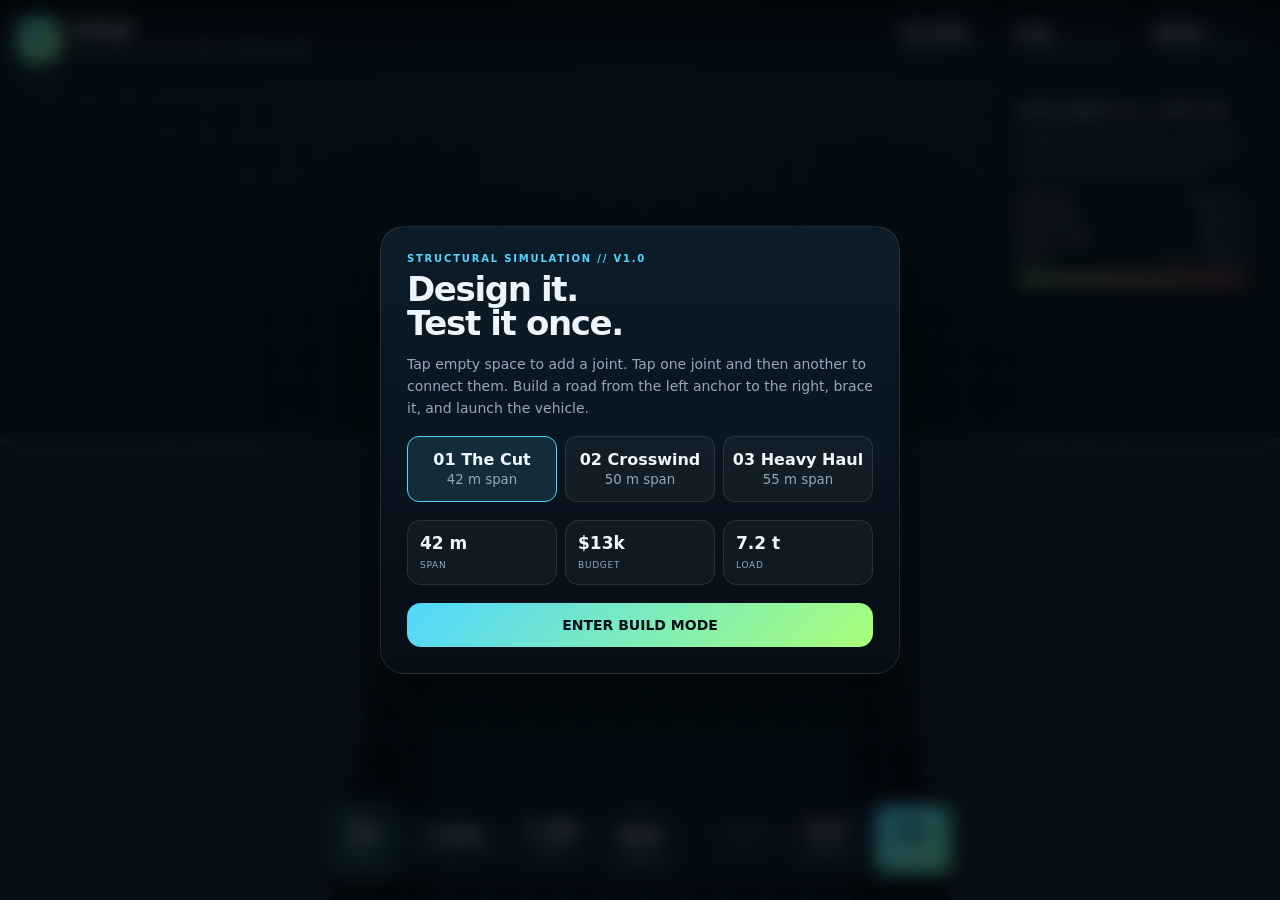
<file: span.html>
<!DOCTYPE html>
<html lang="en">
<head>
<meta charset="UTF-8" />
<meta name="viewport" content="width=device-width, initial-scale=1, maximum-scale=1, user-scalable=no" />
<title>SPAN — One-Shot Engineering</title>
<style>
  :root {
    --bg: #071019;
    --panel: rgba(11, 23, 35, .86);
    --line: rgba(255,255,255,.10);
    --text: #eef6fb;
    --muted: #92a9b8;
    --cyan: #51d6ff;
    --lime: #a8ff78;
    --orange: #ffb65c;
    --red: #ff5d73;
    --steel: #a9c4d6;
    --road: #ffd36a;
    --cable: #60e0b3;
  }
  * { box-sizing: border-box; }
  html, body { margin:0; width:100%; height:100%; overflow:hidden; background:var(--bg); color:var(--text); font-family:Inter, ui-sans-serif, system-ui, -apple-system, BlinkMacSystemFont, "Segoe UI", sans-serif; }
  #app { position:relative; width:100%; height:100%; background:radial-gradient(circle at 50% 15%, #112b3a 0, #071019 48%, #04080d 100%); }
  canvas { position:absolute; inset:0; width:100%; height:100%; touch-action:none; }
  .topbar {
    position:absolute; left:0; top:0; right:0; min-height:76px; display:flex; align-items:center; justify-content:space-between;
    padding:14px 18px; gap:14px; background:linear-gradient(180deg, rgba(3,8,13,.95), rgba(3,8,13,.55), transparent); pointer-events:none;
  }
  .brand { display:flex; align-items:center; gap:12px; min-width:0; }
  .logo { width:42px; height:42px; border-radius:13px; display:grid; place-items:center; font-weight:900; letter-spacing:-2px; color:#071019; background:linear-gradient(135deg,var(--cyan),var(--lime)); box-shadow:0 8px 28px rgba(81,214,255,.22); }
  .title { line-height:1; min-width:0; }
  .title strong { display:block; font-size:17px; letter-spacing:.18em; }
  .title span { display:block; margin-top:5px; color:var(--muted); font-size:11px; letter-spacing:.08em; text-transform:uppercase; white-space:nowrap; overflow:hidden; text-overflow:ellipsis; }
  .stats { display:flex; gap:8px; pointer-events:auto; }
  .stat { min-width:96px; padding:9px 12px; border:1px solid var(--line); background:rgba(8,19,28,.72); border-radius:13px; backdrop-filter:blur(12px); }
  .stat b { display:block; font-size:14px; }
  .stat small { display:block; margin-top:2px; color:var(--muted); font-size:10px; text-transform:uppercase; letter-spacing:.1em; }
  .stat.danger b { color:var(--red); }

  .toolbar {
    position:absolute; left:50%; bottom:18px; transform:translateX(-50%); display:flex; align-items:center; gap:8px; padding:8px;
    border:1px solid var(--line); background:var(--panel); border-radius:18px; backdrop-filter:blur(18px); box-shadow:0 18px 60px rgba(0,0,0,.35);
  }
  button { font:inherit; }
  .tool, .action {
    border:1px solid transparent; background:rgba(255,255,255,.045); color:var(--text); border-radius:12px; min-height:46px; padding:8px 12px;
    cursor:pointer; transition:.15s ease; user-select:none; -webkit-tap-highlight-color:transparent;
  }
  .tool:hover, .action:hover { background:rgba(255,255,255,.09); transform:translateY(-1px); }
  .tool.active { border-color:rgba(81,214,255,.65); background:rgba(81,214,255,.14); box-shadow:0 0 0 3px rgba(81,214,255,.07) inset; }
  .tool b, .action b { display:block; font-size:12px; }
  .tool small, .action small { display:block; margin-top:2px; font-size:9px; color:var(--muted); text-transform:uppercase; letter-spacing:.07em; }
  .dot { display:inline-block; width:8px; height:8px; margin-right:6px; border-radius:50%; vertical-align:1px; }
  .separator { width:1px; height:36px; background:var(--line); margin:0 2px; }
  .action.primary { background:linear-gradient(135deg,#4bd7ff,#73f0b5); color:#061019; font-weight:800; padding-inline:16px; }
  .action.warn { color:#ffd8de; }
  .action:disabled, .tool:disabled { opacity:.35; cursor:not-allowed; transform:none; }

  .side {
    position:absolute; right:18px; top:88px; width:260px; padding:15px; border:1px solid var(--line); border-radius:16px; background:rgba(8,18,28,.74); backdrop-filter:blur(16px);
  }
  .side h3 { margin:0 0 8px; font-size:12px; letter-spacing:.13em; text-transform:uppercase; }
  .side p { margin:0; color:var(--muted); font-size:12px; line-height:1.5; }
  .legend { margin-top:12px; display:grid; gap:7px; }
  .legend-row { display:flex; align-items:center; justify-content:space-between; color:var(--muted); font-size:11px; }
  .legend-row span:first-child { color:var(--text); }
  .stressbar { height:6px; border-radius:99px; background:linear-gradient(90deg,var(--lime),var(--orange),var(--red)); margin-top:4px; }

  .toast {
    position:absolute; left:50%; top:94px; transform:translate(-50%,-12px); opacity:0; pointer-events:none; max-width:min(520px,calc(100vw - 32px));
    padding:12px 16px; border:1px solid var(--line); border-radius:13px; background:rgba(6,15,23,.90); backdrop-filter:blur(14px); color:var(--text); font-size:13px; text-align:center;
    transition:.25s ease;
  }
  .toast.show { opacity:1; transform:translate(-50%,0); }
  .toast.success { border-color:rgba(168,255,120,.45); }
  .toast.fail { border-color:rgba(255,93,115,.50); }

  .modal {
    position:absolute; inset:0; display:none; place-items:center; padding:24px; background:rgba(2,7,11,.68); backdrop-filter:blur(9px); z-index:5;
  }
  .modal.show { display:grid; }
  .card { width:min(520px,100%); border:1px solid var(--line); border-radius:24px; background:linear-gradient(180deg,rgba(13,29,42,.97),rgba(6,14,22,.98)); padding:26px; box-shadow:0 30px 100px rgba(0,0,0,.52); }
  .eyebrow { color:var(--cyan); font-size:10px; font-weight:800; letter-spacing:.18em; text-transform:uppercase; }
  .card h1 { margin:8px 0 10px; font-size:34px; line-height:1; letter-spacing:-.04em; }
  .card p { color:var(--muted); line-height:1.55; font-size:14px; }
  .mission { margin:18px 0; display:grid; grid-template-columns:repeat(3,1fr); gap:8px; }
  .mission div { padding:12px; border:1px solid var(--line); border-radius:14px; background:rgba(255,255,255,.035); }
  .mission b { display:block; font-size:17px; }
  .mission small { color:var(--muted); text-transform:uppercase; letter-spacing:.08em; font-size:9px; }
  .bigbtn { width:100%; border:0; border-radius:14px; padding:14px; background:linear-gradient(135deg,var(--cyan),var(--lime)); color:#061019; font-weight:900; font-size:14px; cursor:pointer; }
  .level-grid { display:grid; grid-template-columns:repeat(3,1fr); gap:8px; margin:16px 0 18px; }
  .level-btn { padding:13px 8px; border:1px solid var(--line); background:rgba(255,255,255,.04); color:var(--text); border-radius:12px; cursor:pointer; }
  .level-btn.active { border-color:var(--cyan); background:rgba(81,214,255,.12); }
  .level-btn b { display:block; }
  .level-btn small { color:var(--muted); }

  @media (max-width: 840px) {
    .side { display:none; }
    .stats .stat:nth-child(3) { display:none; }
    .toolbar { left:8px; right:8px; transform:none; overflow-x:auto; justify-content:flex-start; bottom:8px; }
    .tool, .action { flex:0 0 auto; min-height:44px; padding-inline:10px; }
    .topbar { padding:10px 12px; }
    .title span { max-width:140px; }
    .stat { min-width:82px; padding:8px 9px; }
    .logo { width:38px; height:38px; }
  }
  @media (max-width: 560px) {
    .stats .stat:nth-child(2) { display:none; }
    .title strong { font-size:14px; }
    .toolbar small { display:none; }
    .tool, .action { min-height:40px; }
    .card { padding:21px; }
    .card h1 { font-size:29px; }
  }
</style>
</head>
<body>
<div id="app">
  <canvas id="game"></canvas>

  <div class="topbar">
    <div class="brand">
      <div class="logo">S//</div>
      <div class="title"><strong>SPAN</strong><span>One-shot structural engineering</span></div>
    </div>
    <div class="stats">
      <div class="stat" id="budgetStat"><b id="budgetText">$0</b><small>Budget left</small></div>
      <div class="stat"><b id="massText">0 kg</b><small>Structure mass</small></div>
      <div class="stat"><b id="statusText">BUILD</b><small>System status</small></div>
    </div>
  </div>

  <div class="side">
    <h3 id="challengeTitle">Challenge 01</h3>
    <p id="challengeCopy">Bridge the ravine. Build a continuous road deck and brace it with triangles before sending the test vehicle.</p>
    <div class="legend">
      <div class="legend-row"><span>Road deck</span><b>$130 / m</b></div>
      <div class="legend-row"><span>Steel beam</span><b>$85 / m</b></div>
      <div class="legend-row"><span>Tension cable</span><b>$45 / m</b></div>
      <div class="legend-row"><span>Stress</span><b>low → failure</b></div>
      <div class="stressbar"></div>
    </div>
  </div>

  <div class="toolbar">
    <button class="tool active" data-tool="road"><b><i class="dot" style="background:var(--road)"></i>Road</b><small>Rigid deck</small></button>
    <button class="tool" data-tool="steel"><b><i class="dot" style="background:var(--steel)"></i>Steel</b><small>Compression</small></button>
    <button class="tool" data-tool="cable"><b><i class="dot" style="background:var(--cable)"></i>Cable</b><small>Tension only</small></button>
    <button class="tool" data-tool="delete"><b>✕ Delete</b><small>Tap a member</small></button>
    <span class="separator"></span>
    <button class="action" id="undoBtn"><b>↶ Undo</b><small>Last change</small></button>
    <button class="action warn" id="resetBtn"><b>Reset</b><small>Clear design</small></button>
    <button class="action primary" id="testBtn"><b>▶ TEST</b><small>One shot</small></button>
  </div>

  <div class="toast" id="toast"></div>

  <div class="modal show" id="introModal">
    <div class="card">
      <div class="eyebrow">Structural simulation // v1.0</div>
      <h1>Design it.<br>Test it once.</h1>
      <p>Tap empty space to add a joint. Tap one joint and then another to connect them. Build a road from the left anchor to the right, brace it, and launch the vehicle.</p>
      <div class="level-grid" id="levelGrid"></div>
      <div class="mission">
        <div><b id="mGap">42 m</b><small>Span</small></div>
        <div><b id="mBudget">$12k</b><small>Budget</small></div>
        <div><b id="mLoad">8 t</b><small>Load</small></div>
      </div>
      <button class="bigbtn" id="startBtn">ENTER BUILD MODE</button>
    </div>
  </div>

  <div class="modal" id="resultModal">
    <div class="card">
      <div class="eyebrow" id="resultEyebrow">Simulation complete</div>
      <h1 id="resultTitle">Bridge certified.</h1>
      <p id="resultCopy">The vehicle crossed safely.</p>
      <div class="mission">
        <div><b id="rCost">$0</b><small>Cost</small></div>
        <div><b id="rStress">0%</b><small>Peak stress</small></div>
        <div><b id="rScore">0</b><small>Score</small></div>
      </div>
      <button class="bigbtn" id="againBtn">BUILD AGAIN</button>
    </div>
  </div>
</div>
<script>
(() => {
  'use strict';

  const canvas = document.getElementById('game');
  const ctx = canvas.getContext('2d');
  const app = document.getElementById('app');
  const budgetText = document.getElementById('budgetText');
  const massText = document.getElementById('massText');
  const statusText = document.getElementById('statusText');
  const budgetStat = document.getElementById('budgetStat');
  const toast = document.getElementById('toast');
  const introModal = document.getElementById('introModal');
  const resultModal = document.getElementById('resultModal');
  const testBtn = document.getElementById('testBtn');
  const undoBtn = document.getElementById('undoBtn');
  const resetBtn = document.getElementById('resetBtn');
  const challengeTitle = document.getElementById('challengeTitle');
  const challengeCopy = document.getElementById('challengeCopy');

  const LEVELS = [
    { name:'The Cut', gap:420, budget:12800, load:7200, gravity:1080, wind:0, copy:'Bridge the ravine. Build a continuous road deck and brace it with triangles before sending the test vehicle.' },
    { name:'Crosswind', gap:500, budget:14500, load:8800, gravity:1120, wind:30, copy:'A longer span with gusting crosswind. Deep trusses and tension members will help control movement.' },
    { name:'Heavy Haul', gap:550, budget:16600, load:12000, gravity:1160, wind:16, copy:'Carry a heavy transporter across a wide gorge. Cheap, shallow structures are likely to buckle.' }
  ];

  const MAT = {
    road:  { label:'Road',  color:'#ffd36a', cost:130, mass:20, stiff:0.94, strength:0.115, max:135, width:8 },
    steel: { label:'Steel', color:'#a9c4d6', cost:85,  mass:11, stiff:0.88, strength:0.145, max:170, width:5 },
    cable: { label:'Cable', color:'#60e0b3', cost:45,  mass:4,  stiff:0.72, strength:0.18,  max:235, width:3, tensionOnly:true }
  };

  let W=0,H=0,DPR=1;
  let levelIndex=0, level=LEVELS[0];
  let mode='build';
  let tool='road';
  let nodes=[];
  let members=[];
  let history=[];
  let selectedNode=null;
  let hover={x:0,y:0,node:null,member:null};
  let anchors={};
  let budgetUsed=0;
  let simTime=0;
  let peakStress=0;
  let shake=0;
  let car=null;
  let roadPath=[];
  let lastFrame=performance.now();
  let accumulator=0;
  let toastTimer=null;
  let levelReady=false;
  let resultShown=false;
  let particles=[];

  function resize(){
    DPR=Math.min(2,window.devicePixelRatio||1);
    W=app.clientWidth; H=app.clientHeight;
    canvas.width=Math.floor(W*DPR); canvas.height=Math.floor(H*DPR);
    canvas.style.width=W+'px'; canvas.style.height=H+'px';
    ctx.setTransform(DPR,0,0,DPR,0,0);
    if(levelReady && mode==='build') setupLevel(false);
  }
  window.addEventListener('resize',resize);

  function levelGeometry(){
    const roadY=Math.max(210, Math.min(H*.48, H-245));
    const gapPx=Math.min(level.gap, W-210);
    const leftX=(W-gapPx)/2;
    const rightX=(W+gapPx)/2;
    return {roadY,leftX,rightX,gapPx,groundY:roadY+76};
  }

  function setupLevel(clearHistory=true){
    level=LEVELS[levelIndex];
    const g=levelGeometry();
    nodes=[]; members=[]; particles=[]; budgetUsed=0; selectedNode=null; roadPath=[]; car=null;
    simTime=0; peakStress=0; resultShown=false; shake=0; mode='build';
    anchors={
      left:newNode(g.leftX,g.roadY,true,'road'),
      right:newNode(g.rightX,g.roadY,true,'road'),
      leftLow:newNode(g.leftX-18,g.roadY+74,true,'rock'),
      rightLow:newNode(g.rightX+18,g.roadY+74,true,'rock')
    };
    if(clearHistory) history=[];
    levelReady=true;
    updateUI();
  }

  function newNode(x,y,fixed=false,kind='joint'){
    const n={ id:cryptoId(), x,y,px:x,py:y,vx:0,vy:0,fx:0,fy:0,fixed,kind,mass:fixed?999999:12,dead:false };
    nodes.push(n); return n;
  }
  function cryptoId(){ return Math.random().toString(36).slice(2,10)+Date.now().toString(36).slice(-4); }

  function addMember(a,b,type,record=true){
    if(!a||!b||a===b) return false;
    if(members.some(m=>!m.broken && ((m.a===a&&m.b===b)||(m.a===b&&m.b===a)))) { flash('Those joints are already connected.','fail'); return false; }
    const mat=MAT[type];
    const len=dist(a,b);
    if(len>mat.max){ flash(`${mat.label} members are limited to ${Math.round(mat.max/10)} m.`, 'fail'); return false; }
    if(len<24){ flash('Member is too short.','fail'); return false; }
    const cost=len/10*mat.cost;
    if(budgetUsed+cost>level.budget){ flash('Budget exceeded. Remove a member or choose a cheaper material.','fail'); return false; }
    const m={id:cryptoId(),a,b,type,rest:len,cost,broken:false,stress:0,age:0};
    members.push(m); budgetUsed+=cost;
    a.mass+=mat.mass*len/100; b.mass+=mat.mass*len/100;
    if(record) pushHistory({kind:'addMember',id:m.id,createdNodeIds:[]});
    updateUI(); return m;
  }

  function removeMember(m,record=true){
    if(!m) return;
    budgetUsed-=m.cost;
    members=members.filter(x=>x!==m);
    if(record) pushHistory({kind:'removeMember',snapshot:serializeMember(m)});
    cleanupLooseNodes(); updateUI();
  }

  function cleanupLooseNodes(){
    nodes=nodes.filter(n=>n.fixed || members.some(m=>m.a===n||m.b===n));
    if(selectedNode && !nodes.includes(selectedNode)) selectedNode=null;
  }

  function serializeMember(m){ return {id:m.id,a:m.a.id,b:m.b.id,type:m.type,rest:m.rest,cost:m.cost}; }
  function pushHistory(action){ history.push(action); if(history.length>80)history.shift(); undoBtn.disabled=false; }
  function undo(){
    if(mode!=='build'||!history.length)return;
    const h=history.pop();
    if(h.kind==='addMember'){
      const m=members.find(x=>x.id===h.id); if(m) removeMember(m,false);
      (h.createdNodeIds||[]).forEach(id=>{ const n=nodes.find(x=>x.id===id); if(n&&!n.fixed&&!members.some(m=>m.a===n||m.b===n))nodes=nodes.filter(x=>x!==n); });
    } else if(h.kind==='removeMember') {
      const a=nodes.find(n=>n.id===h.snapshot.a), b=nodes.find(n=>n.id===h.snapshot.b);
      if(a&&b){ const m=addMember(a,b,h.snapshot.type,false); if(m)m.id=h.snapshot.id; }
    } else if(h.kind==='addNode'){
      const n=nodes.find(x=>x.id===h.id); if(n&&!members.some(m=>m.a===n||m.b===n))nodes=nodes.filter(x=>x!==n);
    }
    undoBtn.disabled=!history.length; updateUI();
  }

  function updateUI(){
    const left=Math.max(0,level.budget-budgetUsed);
    budgetText.textContent='$'+Math.round(left).toLocaleString();
    budgetStat.classList.toggle('danger',left<level.budget*.12);
    const mass=members.reduce((s,m)=>s+MAT[m.type].mass*m.rest/10,0);
    massText.textContent=Math.round(mass).toLocaleString()+' kg';
    statusText.textContent=mode==='build'?'BUILD':mode==='simulate'?'LIVE':mode==='success'?'PASS':'FAIL';
    challengeTitle.textContent=`Challenge 0${levelIndex+1} // ${level.name}`;
    challengeCopy.textContent=level.copy;
    testBtn.disabled=mode!=='build';
    undoBtn.disabled=mode!=='build'||!history.length;
    document.querySelectorAll('.tool').forEach(b=>b.disabled=mode!=='build');
    resetBtn.disabled=mode==='simulate';
  }

  function setTool(t){
    tool=t; selectedNode=null;
    document.querySelectorAll('.tool').forEach(b=>b.classList.toggle('active',b.dataset.tool===t));
  }
  document.querySelectorAll('.tool').forEach(b=>b.addEventListener('click',()=>setTool(b.dataset.tool)));
  undoBtn.addEventListener('click',undo);
  resetBtn.addEventListener('click',()=>{ setupLevel(); flash('Design cleared.',''); });
  testBtn.addEventListener('click',startTest);

  function pointerPos(e){
    const r=canvas.getBoundingClientRect(); return {x:(e.clientX-r.left)*W/r.width,y:(e.clientY-r.top)*H/r.height};
  }
  canvas.addEventListener('pointermove',e=>{
    const p=pointerPos(e); hover.x=p.x; hover.y=p.y;
    if(mode==='build'){
      hover.node=findNode(p.x,p.y,16);
      hover.member=hover.node?null:findMember(p.x,p.y,12);
    }
  });
  canvas.addEventListener('pointerdown',e=>{
    if(mode!=='build'||introModal.classList.contains('show')||resultModal.classList.contains('show'))return;
    const p=pointerPos(e);
    if(tool==='delete'){
      const m=findMember(p.x,p.y,14); if(m) removeMember(m,true); else flash('Tap directly on a member to remove it.','');
      return;
    }
    const g=levelGeometry();
    if(p.y<120||p.y>g.groundY+115||p.x<24||p.x>W-24)return;
    let n=findNode(p.x,p.y,18);
    let created=false;
    if(!n){
      if(p.x<g.leftX-30||p.x>g.rightX+30){ flash('Place new joints inside the highlighted build zone.','fail'); return; }
      n=newNode(snap(p.x),snap(p.y)); created=true;
    }
    if(!selectedNode){
      selectedNode=n;
      if(created) pushHistory({kind:'addNode',id:n.id});
    } else if(selectedNode===n){
      selectedNode=null;
      if(created && !members.some(m=>m.a===n||m.b===n)) nodes=nodes.filter(x=>x!==n);
    } else {
      const first=selectedNode;
      const m=addMember(first,n,tool,false);
      if(m){
        const createdIds=[];
        if(created)createdIds.push(n.id);
        pushHistory({kind:'addMember',id:m.id,createdNodeIds:createdIds});
        selectedNode=n;
      } else if(created) {
        nodes=nodes.filter(x=>x!==n);
      }
    }
  });

  function snap(v){ return Math.round(v/10)*10; }
  function findNode(x,y,r){ let best=null,bd=r; for(const n of nodes){const d=Math.hypot(n.x-x,n.y-y);if(d<bd){bd=d;best=n;}} return best; }
  function findMember(x,y,r){ let best=null,bd=r; for(const m of members){if(m.broken)continue;const d=pointSegDist(x,y,m.a.x,m.a.y,m.b.x,m.b.y);if(d<bd){bd=d;best=m;}} return best; }
  function pointSegDist(px,py,x1,y1,x2,y2){ const dx=x2-x1,dy=y2-y1,l2=dx*dx+dy*dy;if(!l2)return Math.hypot(px-x1,py-y1);let t=((px-x1)*dx+(py-y1)*dy)/l2;t=Math.max(0,Math.min(1,t));return Math.hypot(px-(x1+t*dx),py-(y1+t*dy)); }
  function dist(a,b){return Math.hypot(a.x-b.x,a.y-b.y);}

  function buildRoadPath(){
    const roads=members.filter(m=>m.type==='road'&&!m.broken);
    const graph=new Map();
    function add(a,m){if(!graph.has(a.id))graph.set(a.id,[]);graph.get(a.id).push(m);}
    roads.forEach(m=>{add(m.a,m);add(m.b,m);});
    const q=[anchors.left], prev=new Map(), seen=new Set([anchors.left.id]);
    while(q.length){
      const n=q.shift(); if(n===anchors.right)break;
      for(const m of graph.get(n.id)||[]){const o=m.a===n?m.b:m.a;if(!seen.has(o.id)){seen.add(o.id);prev.set(o.id,{n,m});q.push(o);}}
    }
    if(!seen.has(anchors.right.id))return [];
    const path=[]; let cur=anchors.right;
    while(cur!==anchors.left){const p=prev.get(cur.id);path.push(p.m);cur=p.n;}
    path.reverse();
    let node=anchors.left; return path.map(m=>{const next=m.a===node?m.b:m.a;const seg={m,a:node,b:next};node=next;return seg;});
  }

  function structuralConnectivity(){
    // Every internal road node should have at least one non-road brace or three total connections.
    const path=buildRoadPath(); if(!path.length)return false;
    const roadNodes=[path[0].a,...path.map(s=>s.b)];
    return roadNodes.slice(1,-1).every(n=>{
      const attached=members.filter(m=>m.a===n||m.b===n);
      return attached.length>=2;
    });
  }

  function startTest(){
    roadPath=buildRoadPath();
    if(!roadPath.length){ flash('No continuous road: connect the two yellow deck anchors.','fail'); return; }
    if(roadPath.length<4){ flash('Use shorter road sections so the deck can distribute the load.','fail'); return; }
    if(!structuralConnectivity()){ flash('Some road joints are unsupported. Add steel or cable bracing.','fail'); return; }
    mode='simulate'; selectedNode=null; history=[]; simTime=0; peakStress=0; resultShown=false;
    for(const n of nodes){n.px=n.x;n.py=n.y;n.vx=0;n.vy=0;}
    car={x:anchors.left.x-72,y:anchors.left.y-18,v:0,angle:0,progress:-72,falling:false,vy:0,done:false};
    updateUI(); flash('Test initiated. Stress map is live.','');
  }

  function physicsStep(dt){
    simTime+=dt;
    const g=levelGeometry();
    for(const n of nodes){
      if(n.fixed)continue;
      n.vy+=level.gravity*dt;
      n.vx+=Math.sin(simTime*1.7+n.y*.01)*level.wind*dt;
      n.vx*=0.996; n.vy*=0.996;
      n.px=n.x; n.py=n.y;
      n.x+=n.vx*dt; n.y+=n.vy*dt;
    }

    applyCarLoad(dt);

    for(let iter=0;iter<10;iter++){
      for(const m of members){
        if(m.broken)continue;
        const mat=MAT[m.type];
        const dx=m.b.x-m.a.x,dy=m.b.y-m.a.y;
        const len=Math.max(.001,Math.hypot(dx,dy));
        const delta=(len-m.rest)/m.rest;
        m.stress=Math.abs(delta)/mat.strength;
        peakStress=Math.max(peakStress,m.stress);
        if(mat.tensionOnly && len<m.rest)continue;
        const diff=(len-m.rest)/len;
        const corr=diff*mat.stiff;
        const wa=m.a.fixed?0:1/Math.max(1,m.a.mass);
        const wb=m.b.fixed?0:1/Math.max(1,m.b.mass);
        const sum=wa+wb||1;
        if(!m.a.fixed){m.a.x+=dx*corr*(wa/sum);m.a.y+=dy*corr*(wa/sum);}
        if(!m.b.fixed){m.b.x-=dx*corr*(wb/sum);m.b.y-=dy*corr*(wb/sum);}
        m.age+=dt/10;
        if(m.age>.28 && Math.abs(delta)>mat.strength){ breakMember(m); }
      }
    }

    for(const n of nodes){
      if(n.fixed)continue;
      n.vx=(n.x-n.px)/dt; n.vy=(n.y-n.py)/dt;
      if(n.y>g.groundY+220){ n.y=g.groundY+220; n.vy=0; }
    }
    updateCar(dt);
  }

  function applyCarLoad(dt){
    if(!car||car.falling||car.done)return;
    const pos=roadPositionAt(car.progress);
    if(!pos){car.falling=true;return;}
    const load=level.load*level.gravity/1000;
    const seg=pos.seg;
    if(seg.m.broken){car.falling=true;return;}
    if(!seg.a.fixed)seg.a.vy+=load*(1-pos.t)/Math.max(20,seg.a.mass)*dt;
    if(!seg.b.fixed)seg.b.vy+=load*pos.t/Math.max(20,seg.b.mass)*dt;
  }

  function roadPositionAt(d){
    if(d<0)return {x:anchors.left.x+d,y:anchors.left.y,angle:0,seg:roadPath[0],t:0};
    let remaining=d;
    for(const seg of roadPath){
      if(seg.m.broken)return null;
      const len=dist(seg.a,seg.b);
      if(remaining<=len){const t=Math.max(0,Math.min(1,remaining/len));return {x:seg.a.x+(seg.b.x-seg.a.x)*t,y:seg.a.y+(seg.b.y-seg.a.y)*t,angle:Math.atan2(seg.b.y-seg.a.y,seg.b.x-seg.a.x),seg,t};}
      remaining-=len;
    }
    return {x:anchors.right.x+remaining,y:anchors.right.y,angle:0,seg:roadPath[roadPath.length-1],t:1,after:true};
  }
  function roadTotalLength(){return roadPath.reduce((s,seg)=>s+dist(seg.a,seg.b),0);}

  function updateCar(dt){
    if(!car||car.done)return;
    if(car.falling){
      car.vy+=level.gravity*dt;car.y+=car.vy*dt;car.angle+=1.6*dt;
      if(car.y>H+100)finish(false,'Vehicle lost. The deck path failed under load.');
      return;
    }
    const target=78;
    car.v+=(target-car.v)*Math.min(1,dt*2.2);
    car.progress+=car.v*dt;
    const pos=roadPositionAt(car.progress);
    if(!pos){car.falling=true;car.vy=0;return;}
    car.x=pos.x; car.y=pos.y-16; car.angle=pos.angle;
    const total=roadTotalLength();
    if(car.progress>total+70){car.done=true;finish(true,'The load reached the far side with the structure intact.');}
    if(car.y>H+80){finish(false,'Vehicle lost in the ravine.');}
    if(members.filter(m=>m.broken).length>Math.max(3,members.length*.24)){
      // Let the collapse play out briefly rather than ending immediately.
      if(simTime>4 && car.progress<total*.9) car.falling=true;
    }
  }

  function breakMember(m){
    if(m.broken)return; m.broken=true; shake=Math.max(shake,7);
    for(let i=0;i<8;i++)particles.push({x:(m.a.x+m.b.x)/2,y:(m.a.y+m.b.y)/2,vx:(Math.random()-.5)*130,vy:(Math.random()-.7)*150,life:.6+Math.random()*.5});
  }

  function finish(success,copy){
    if(resultShown)return; resultShown=true; mode=success?'success':'fail'; updateUI();
    setTimeout(()=>{
      document.getElementById('resultEyebrow').textContent=success?'Certification passed':'Structural failure';
      document.getElementById('resultTitle').textContent=success?'Bridge certified.':'Back to the drawing board.';
      document.getElementById('resultCopy').textContent=copy;
      document.getElementById('rCost').textContent='$'+Math.round(budgetUsed).toLocaleString();
      document.getElementById('rStress').textContent=Math.round(Math.min(199,peakStress*100))+'%';
      const efficiency=Math.max(0,1-budgetUsed/level.budget);
      const integrity=Math.max(0,1-Math.min(1,peakStress));
      const score=success?Math.round(5000+efficiency*3200+integrity*1800):Math.round(Math.max(250,car?car.progress/Math.max(1,roadTotalLength())*3000:250));
      document.getElementById('rScore').textContent=score.toLocaleString();
      resultModal.classList.add('show');
    },700);
  }

  function flash(msg,type=''){
    toast.textContent=msg; toast.className='toast show'+(type?' '+type:'');
    clearTimeout(toastTimer); toastTimer=setTimeout(()=>toast.classList.remove('show'),2600);
  }

  function stressColor(s,base){
    if(mode==='build')return base;
    s=Math.min(1.25,s||0);
    if(s<.42)return mix('#a8ff78','#ffb65c',s/.42);
    return mix('#ffb65c','#ff4f69',(s-.42)/.83);
  }
  function mix(a,b,t){
    t=Math.max(0,Math.min(1,t));
    const A=hex(a),B=hex(b);return `rgb(${Math.round(A[0]+(B[0]-A[0])*t)},${Math.round(A[1]+(B[1]-A[1])*t)},${Math.round(A[2]+(B[2]-A[2])*t)})`;
  }
  function hex(s){const v=parseInt(s.slice(1),16);return[(v>>16)&255,(v>>8)&255,v&255];}

  function draw(){
    ctx.save();
    const sx=shake?(Math.random()-.5)*shake:0,sy=shake?(Math.random()-.5)*shake:0;ctx.translate(sx,sy);shake*=.90;
    drawBackground();
    drawBuildZone();
    drawTerrain();
    drawMembers();
    drawNodes();
    drawGhost();
    drawCar();
    drawParticles();
    ctx.restore();
  }

  function drawBackground(){
    const grd=ctx.createLinearGradient(0,0,0,H);grd.addColorStop(0,'#0b1c28');grd.addColorStop(.55,'#07121b');grd.addColorStop(1,'#04080d');ctx.fillStyle=grd;ctx.fillRect(0,0,W,H);
    ctx.globalAlpha=.13;ctx.strokeStyle='#7bd8ff';ctx.lineWidth=1;
    const step=40,off=(performance.now()*.004)%step;
    for(let x=off;x<W;x+=step){ctx.beginPath();ctx.moveTo(x,90);ctx.lineTo(x,H);ctx.stroke();}
    for(let y=90+off;y<H;y+=step){ctx.beginPath();ctx.moveTo(0,y);ctx.lineTo(W,y);ctx.stroke();}
    ctx.globalAlpha=1;
    const glow=ctx.createRadialGradient(W*.5,H*.35,20,W*.5,H*.35,W*.55);glow.addColorStop(0,'rgba(40,140,180,.10)');glow.addColorStop(1,'rgba(0,0,0,0)');ctx.fillStyle=glow;ctx.fillRect(0,0,W,H);
  }

  function drawBuildZone(){
    if(mode!=='build')return;
    const g=levelGeometry();
    ctx.save();ctx.setLineDash([7,8]);ctx.lineWidth=1;ctx.strokeStyle='rgba(81,214,255,.22)';ctx.fillStyle='rgba(81,214,255,.025)';
    ctx.beginPath();ctx.roundRect(g.leftX,g.roadY-145,g.gapPx,g.groundY-g.roadY+245,18);ctx.fill();ctx.stroke();ctx.restore();
  }

  function drawTerrain(){
    const g=levelGeometry();
    const leftEdge=g.leftX,rightEdge=g.rightX;
    ctx.fillStyle='#152430';
    ctx.beginPath();ctx.moveTo(0,g.roadY+8);ctx.lineTo(leftEdge,g.roadY+8);ctx.lineTo(leftEdge-25,g.groundY);ctx.lineTo(leftEdge-100,H);ctx.lineTo(0,H);ctx.closePath();ctx.fill();
    ctx.beginPath();ctx.moveTo(rightEdge,g.roadY+8);ctx.lineTo(W,g.roadY+8);ctx.lineTo(W,H);ctx.lineTo(rightEdge+100,H);ctx.lineTo(rightEdge+25,g.groundY);ctx.closePath();ctx.fill();
    ctx.strokeStyle='#2d4a5b';ctx.lineWidth=3;
    ctx.beginPath();ctx.moveTo(0,g.roadY+8);ctx.lineTo(leftEdge,g.roadY+8);ctx.lineTo(leftEdge-25,g.groundY);ctx.stroke();
    ctx.beginPath();ctx.moveTo(rightEdge,g.roadY+8);ctx.lineTo(W,g.roadY+8);ctx.moveTo(rightEdge,g.roadY+8);ctx.lineTo(rightEdge+25,g.groundY);ctx.stroke();
    ctx.fillStyle='rgba(81,214,255,.07)';ctx.fillRect(leftEdge,g.groundY+50,rightEdge-leftEdge,H-g.groundY-50);
    ctx.fillStyle='#6a8797';ctx.font='10px ui-monospace, SFMono-Regular, Menlo, monospace';ctx.fillText('A0',leftEdge-13,g.roadY-16);ctx.fillText('A1',rightEdge-13,g.roadY-16);
  }

  function drawMembers(){
    for(const m of members){
      if(m.broken)continue;
      const mat=MAT[m.type];
      ctx.save();ctx.lineCap='round';ctx.strokeStyle=stressColor(m.stress,mat.color);ctx.lineWidth=mat.width;
      if(m.type==='cable')ctx.setLineDash([7,5]);
      ctx.shadowColor=ctx.strokeStyle;ctx.shadowBlur=mode==='simulate'?6:2;
      ctx.beginPath();ctx.moveTo(m.a.x,m.a.y);ctx.lineTo(m.b.x,m.b.y);ctx.stroke();
      if(mode==='simulate' && m.stress>.68){
        ctx.shadowBlur=0;ctx.setLineDash([]);ctx.strokeStyle='rgba(255,255,255,.8)';ctx.lineWidth=1;
        const mx=(m.a.x+m.b.x)/2,my=(m.a.y+m.b.y)/2;ctx.beginPath();ctx.arc(mx,my,3+Math.sin(simTime*18)*1.5,0,Math.PI*2);ctx.stroke();
      }
      ctx.restore();
    }
  }

  function drawNodes(){
    for(const n of nodes){
      const sel=n===selectedNode,hov=n===hover.node;
      ctx.save();
      if(n.fixed){
        ctx.fillStyle=n.kind==='road'?'#ffd36a':'#7f9bad';ctx.strokeStyle='#061019';ctx.lineWidth=3;
        ctx.beginPath();ctx.arc(n.x,n.y,n.kind==='road'?9:8,0,Math.PI*2);ctx.fill();ctx.stroke();
        if(n.kind==='road'){ctx.strokeStyle='rgba(255,211,106,.28)';ctx.lineWidth=2;ctx.beginPath();ctx.arc(n.x,n.y,15,0,Math.PI*2);ctx.stroke();}
      } else {
        ctx.fillStyle=sel?'#51d6ff':hov?'#eafaff':'#0b1a24';ctx.strokeStyle=sel?'#b5f2ff':'#9ec2d5';ctx.lineWidth=sel?3:2;
        ctx.beginPath();ctx.arc(n.x,n.y,sel?7:5,0,Math.PI*2);ctx.fill();ctx.stroke();
      }
      ctx.restore();
    }
  }

  function drawGhost(){
    if(mode!=='build'||!selectedNode||tool==='delete')return;
    const n=hover.node; const x=n?n.x:snap(hover.x),y=n?n.y:snap(hover.y);
    const mat=MAT[tool];const len=Math.hypot(x-selectedNode.x,y-selectedNode.y);const okay=len<=mat.max&&budgetUsed+len/10*mat.cost<=level.budget;
    ctx.save();ctx.setLineDash([8,7]);ctx.lineWidth=mat.width;ctx.strokeStyle=okay?mat.color:'#ff5d73';ctx.globalAlpha=.60;ctx.beginPath();ctx.moveTo(selectedNode.x,selectedNode.y);ctx.lineTo(x,y);ctx.stroke();ctx.globalAlpha=1;
    ctx.fillStyle=okay?'#dff9ff':'#ff9dad';ctx.font='11px ui-monospace, SFMono-Regular, Menlo, monospace';ctx.fillText(`${(len/10).toFixed(1)} m  $${Math.round(len/10*mat.cost)}`,x+12,y-10);ctx.restore();
  }

  function drawCar(){
    if(!car)return;
    ctx.save();ctx.translate(car.x,car.y);ctx.rotate(car.angle);
    ctx.shadowColor='rgba(0,0,0,.45)';ctx.shadowBlur=12;
    ctx.fillStyle='#ff715b';ctx.beginPath();ctx.roundRect(-24,-15,47,20,5);ctx.fill();
    ctx.fillStyle='#dff7ff';ctx.beginPath();ctx.roundRect(-8,-25,22,13,4);ctx.fill();
    ctx.fillStyle='#0a1117';ctx.shadowBlur=0;for(const x of [-15,15]){ctx.beginPath();ctx.arc(x,7,7,0,Math.PI*2);ctx.fill();ctx.fillStyle='#9db7c5';ctx.beginPath();ctx.arc(x,7,3,0,Math.PI*2);ctx.fill();ctx.fillStyle='#0a1117';}
    ctx.restore();
  }

  function drawParticles(){
    ctx.save();for(const p of particles){ctx.globalAlpha=Math.max(0,p.life);ctx.fillStyle='#ffb65c';ctx.fillRect(p.x,p.y,3,3);}ctx.restore();
  }
  function updateParticles(dt){
    for(const p of particles){p.vy+=420*dt;p.x+=p.vx*dt;p.y+=p.vy*dt;p.life-=dt;}particles=particles.filter(p=>p.life>0);
  }

  function loop(now){
    const frame=Math.min(.05,(now-lastFrame)/1000);lastFrame=now;accumulator+=frame;
    const step=1/120;
    if(mode==='simulate')while(accumulator>=step){physicsStep(step);updateParticles(step);accumulator-=step;}else{accumulator=0;updateParticles(frame);}
    draw();requestAnimationFrame(loop);
  }

  function initLevelButtons(){
    const grid=document.getElementById('levelGrid');grid.innerHTML='';
    LEVELS.forEach((l,i)=>{
      const b=document.createElement('button');b.className='level-btn'+(i===levelIndex?' active':'');b.innerHTML=`<b>0${i+1} ${l.name}</b><small>${Math.round(l.gap/10)} m span</small>`;
      b.addEventListener('click',()=>{levelIndex=i;grid.querySelectorAll('button').forEach((x,j)=>x.classList.toggle('active',j===i));updateMission();});grid.appendChild(b);
    });
  }
  function updateMission(){
    const l=LEVELS[levelIndex];document.getElementById('mGap').textContent=Math.round(l.gap/10)+' m';document.getElementById('mBudget').textContent='$'+Math.round(l.budget/1000)+'k';document.getElementById('mLoad').textContent=(l.load/1000).toFixed(1)+' t';
  }
  document.getElementById('startBtn').addEventListener('click',()=>{introModal.classList.remove('show');setupLevel();flash('Tap a joint, then another point, to add a road member.','');});
  document.getElementById('againBtn').addEventListener('click',()=>{resultModal.classList.remove('show');setupLevel();});

  initLevelButtons();updateMission();resize();setupLevel();requestAnimationFrame(loop);
})();
</script>
</body>
</html>
</file>
<file: scrapyard/style.css>
:root{color-scheme:dark;--bg:#101b22;--ink:#eef2e9;--yellow:#f6c544;--muted:#81969e}*{box-sizing:border-box}html,body{margin:0;min-height:100%;background:#0b1319;color:var(--ink);font-family:Arial,Helvetica,sans-serif}body{display:flex;justify-content:center;background:radial-gradient(ellipse at 50% 15%,#243943 0, #0b1319 65%);overscroll-behavior:none}.shell{width:min(100%,480px);padding:20px 20px max(12px,env(safe-area-inset-bottom));}header{display:flex;justify-content:space-between;align-items:center;margin-bottom:22px}.brand{display:flex;gap:10px;align-items:center;color:var(--ink);text-decoration:none;font-size:14px;font-weight:900;letter-spacing:2px;line-height:1.25}.brand small{display:block;color:var(--yellow);font-size:21px;letter-spacing:5.5px}.brand-icon{width:38px;height:42px;background:var(--yellow);color:#15252a;display:grid;place-content:center;font-size:26px;transform:skew(-8deg);position:relative}.brand-icon span{position:absolute;right:1px;bottom:-3px;font-size:24px}.icon-button{border:1px solid #34454b;background:#192930;border-radius:8px;padding:9px;color:#ccd7d5;font-size:19px;cursor:pointer}.icon-button span{font-size:9px;letter-spacing:1px}.dashboard{display:flex;justify-content:space-between;align-items:end;margin-bottom:16px}.eyebrow{display:block;color:var(--muted);font-size:9px;font-weight:800;letter-spacing:1.6px;margin-bottom:5px}.dashboard strong{font-size:38px;font-weight:900;letter-spacing:-1.5px}.dashboard .best{text-align:right}.best strong{font-size:24px;color:#b6c6c8;letter-spacing:-.5px}.game-wrap{position:relative;border:1px solid #3b4c50;border-radius:14px;overflow:hidden;background:#1b3038;box-shadow:0 18px 50px #0004;touch-action:none}canvas{width:100%;display:block;touch-action:none;outline:none}.arena-top{position:absolute;top:13px;left:16px;right:16px;display:flex;justify-content:space-between;pointer-events:none;font-size:10px;font-weight:bold;letter-spacing:1.7px;color:#aec2c6}#lives{color:var(--yellow);letter-spacing:5px}#toast{position:absolute;top:21%;left:0;width:100%;text-align:center;font-size:18px;color:var(--yellow);font-weight:900;letter-spacing:1px;text-shadow:0 2px 8px #000;pointer-events:none;transition:opacity .2s;opacity:0}.overlay{position:absolute;inset:0;display:flex;align-items:center;justify-content:center;padding:25px;background:#0c1b22c9;backdrop-filter:blur(4px)}.overlay.hidden{display:none}.modal{width:100%;text-align:left}.badge{font-size:9px;color:var(--yellow);letter-spacing:2.5px;font-weight:900;margin-bottom:15px}h1{font-size:clamp(35px,10vw,52px);font-weight:900;line-height:.98;letter-spacing:-2px;margin:0 0 18px}h1 em{color:var(--yellow);font-style:normal}.modal p{font-size:14px;color:#c2d0d2;line-height:1.6;margin-bottom:22px}.rules{display:grid;gap:12px;margin:0 0 28px;font-size:12px;color:#d6e0dc}.rules b{color:var(--yellow);font-size:10px;margin-right:12px}.primary{border:0;background:var(--yellow);color:#17292f;font-size:12px;font-weight:900;letter-spacing:1.1px;padding:18px;width:100%;border-radius:6px;display:flex;justify-content:space-between;cursor:pointer;box-shadow:0 4px 0 #a47c20}.primary:hover{background:#ffdb6d}.primary:active{transform:translateY(2px);box-shadow:0 2px 0 #a47c20}.modal small{display:block;color:#839ba3;font-size:9px;text-align:center;margin-top:18px;line-height:1.5}footer{display:flex;justify-content:space-between;align-items:center;padding:17px 0 12px}footer strong{font-size:12px;letter-spacing:.8px}.drop-button{border:0;background:var(--yellow);color:#17292f;border-radius:6px;min-width:110px;padding:14px 17px;font-weight:900;letter-spacing:1px;font-size:12px;cursor:pointer}.drop-button span{margin-left:16px}.drop-button:disabled{background:#26383e;color:#61767c;cursor:default}.bottom-note{display:flex;justify-content:space-between;border-top:1px solid #2a3c43;padding-top:12px;font-size:7px;letter-spacing:1.1px;color:#6e848c}button:focus-visible{outline:3px solid white;outline-offset:3px}@media(min-width:700px){.shell{width:440px;padding-top:28px}.game-wrap{max-height:587px}}@media(max-height:800px){.shell{padding-top:12px}header{margin-bottom:12px}.dashboard{margin-bottom:10px}.dashboard strong{font-size:30px}.game-wrap{width:100%;}canvas{max-height:calc(100svh - 235px);object-fit:contain}.overlay{padding:18px 25px}.modal h1{font-size:38px}.modal p{margin-bottom:14px}.rules{gap:8px;margin-bottom:18px}.modal small{margin-top:12px}}
@media(max-height:700px){header{margin-bottom:8px}.dashboard{margin-bottom:8px}.brand small{font-size:17px}.brand{font-size:11px}.brand-icon{height:34px;width:32px}.shell{padding-top:8px}canvas{max-height:calc(100svh - 210px)}.modal h1{font-size:32px;margin-bottom:10px}.modal p{font-size:12px;margin-bottom:12px}.modal .rules{display:none}.modal small{font-size:8px;margin-top:10px}.badge{margin-bottom:10px}.primary{padding:14px}}
/* Short/landscape phones keep a usable arena and scroll the page rather than clipping the overlay. */
@media(max-height:550px){canvas{max-height:none;min-height:420px}.game-wrap{max-height:none}.overlay{overflow-y:auto;align-items:center}.shell{padding-bottom:20px}}
/* Risk/reward edition: always-visible decisions, preview, and contract progress. */
.risk-strip{display:grid;grid-template-columns:1fr 1fr 1fr;gap:8px;padding:10px 12px;background:#1a2c34;border:1px solid #34474d;border-radius:8px}.risk-strip strong{font-size:24px;color:var(--yellow)}.combo-box{text-align:center;display:flex;flex-direction:column;justify-content:center;gap:3px}.combo-box span,.next-box>span:last-child{font-size:7px;letter-spacing:.7px;color:#9eafb1}.combo-box strong{color:#c6d4cf}.combo-box strong.hot{color:#72e3d5;text-shadow:0 0 16px #72e3d544}.next-box{text-align:right;display:flex;flex-direction:column;align-items:flex-end}.shape-holder{height:23px;display:flex;align-items:center;justify-content:flex-end}.shape-holder i{display:block;border-radius:2px;box-shadow:inset 0 2px #fff3,inset 0 -2px #0003}.contract{margin:10px 0 12px;font-size:9px;letter-spacing:.7px;color:#b8c7c6}.contract>div{height:4px;background:#263b42;margin-top:7px;border-radius:3px;overflow:hidden}.contract i{display:block;height:100%;background:var(--yellow);width:0;transition:width .2s}.controls{display:grid;grid-template-columns:1fr 1fr 1.55fr;gap:7px;margin-bottom:10px}.controls button{min-height:44px;border:1px solid #476068;background:#263e47;color:#d7e4df;border-radius:6px;font-weight:900;font-size:10px;cursor:pointer}.controls #bank{background:#44766b;border-color:#72b3a2;color:white}.controls #bank.ready{background:var(--yellow);color:#15282d;border-color:var(--yellow);box-shadow:0 0 15px #f6c54430}.controls button:disabled,.controls #bank:disabled{opacity:.38;cursor:default}.controls button:active:not(:disabled){transform:translateY(1px)}footer{padding:11px 0 10px}footer strong{font-size:10px}.dashboard{margin-bottom:12px}header{margin-bottom:14px}#toast{font-size:14px;top:17%;padding:0 12px}.bottom-note{font-size:7px;gap:8px}#weldProgress{color:#7dc9bb;white-space:nowrap}.bottom-note>span:last-child{text-align:right;font-size:6px}.game-wrap{max-height:none}canvas{max-height:calc(100svh - 340px);min-height:300px;object-fit:contain}.overlay{padding:20px}.modal h1{font-size:38px}.modal p{font-size:12px;margin-bottom:14px}.rules{font-size:10px;gap:10px;margin-bottom:20px}.modal small{margin-top:12px;font-size:8px}.badge{font-size:8px;margin-bottom:12px}@media(max-height:800px){.shell{padding-top:8px}header{margin-bottom:10px}.dashboard strong{font-size:27px}.dashboard{margin-bottom:8px}.risk-strip{padding:7px 10px}.risk-strip strong{font-size:20px}.contract{margin:7px 0 8px}canvas{max-height:calc(100svh - 310px);min-height:300px}.modal h1{font-size:32px}.rules{display:none}.modal p{font-size:12px;margin-bottom:14px}.modal small{margin-top:10px}.primary{padding:14px}}@media(max-height:550px){canvas{max-height:none;min-height:420px}.rules{display:grid}.shell{padding-bottom:20px}.overlay{overflow-y:auto;align-items:center}}@media(min-width:700px) and (min-height:800px){.shell{width:460px}.modal h1{font-size:42px}}

.bank-hint{font-size:9px;letter-spacing:1px;color:#b8c7c6;text-align:right;margin:-3px 0 8px;min-height:11px}.icon-button{min-height:44px;min-width:44px}

.risk-strip>div,.controls>button,footer>div{min-width:0}footer>div{flex:1;padding-right:8px}footer strong{display:block;overflow-wrap:anywhere;line-height:1.4}.drop-button{min-height:44px;flex-shrink:0}.controls button{overflow-wrap:anywhere}.game-wrap canvas{object-fit:contain}#bankHint{overflow-wrap:anywhere}
</file>
